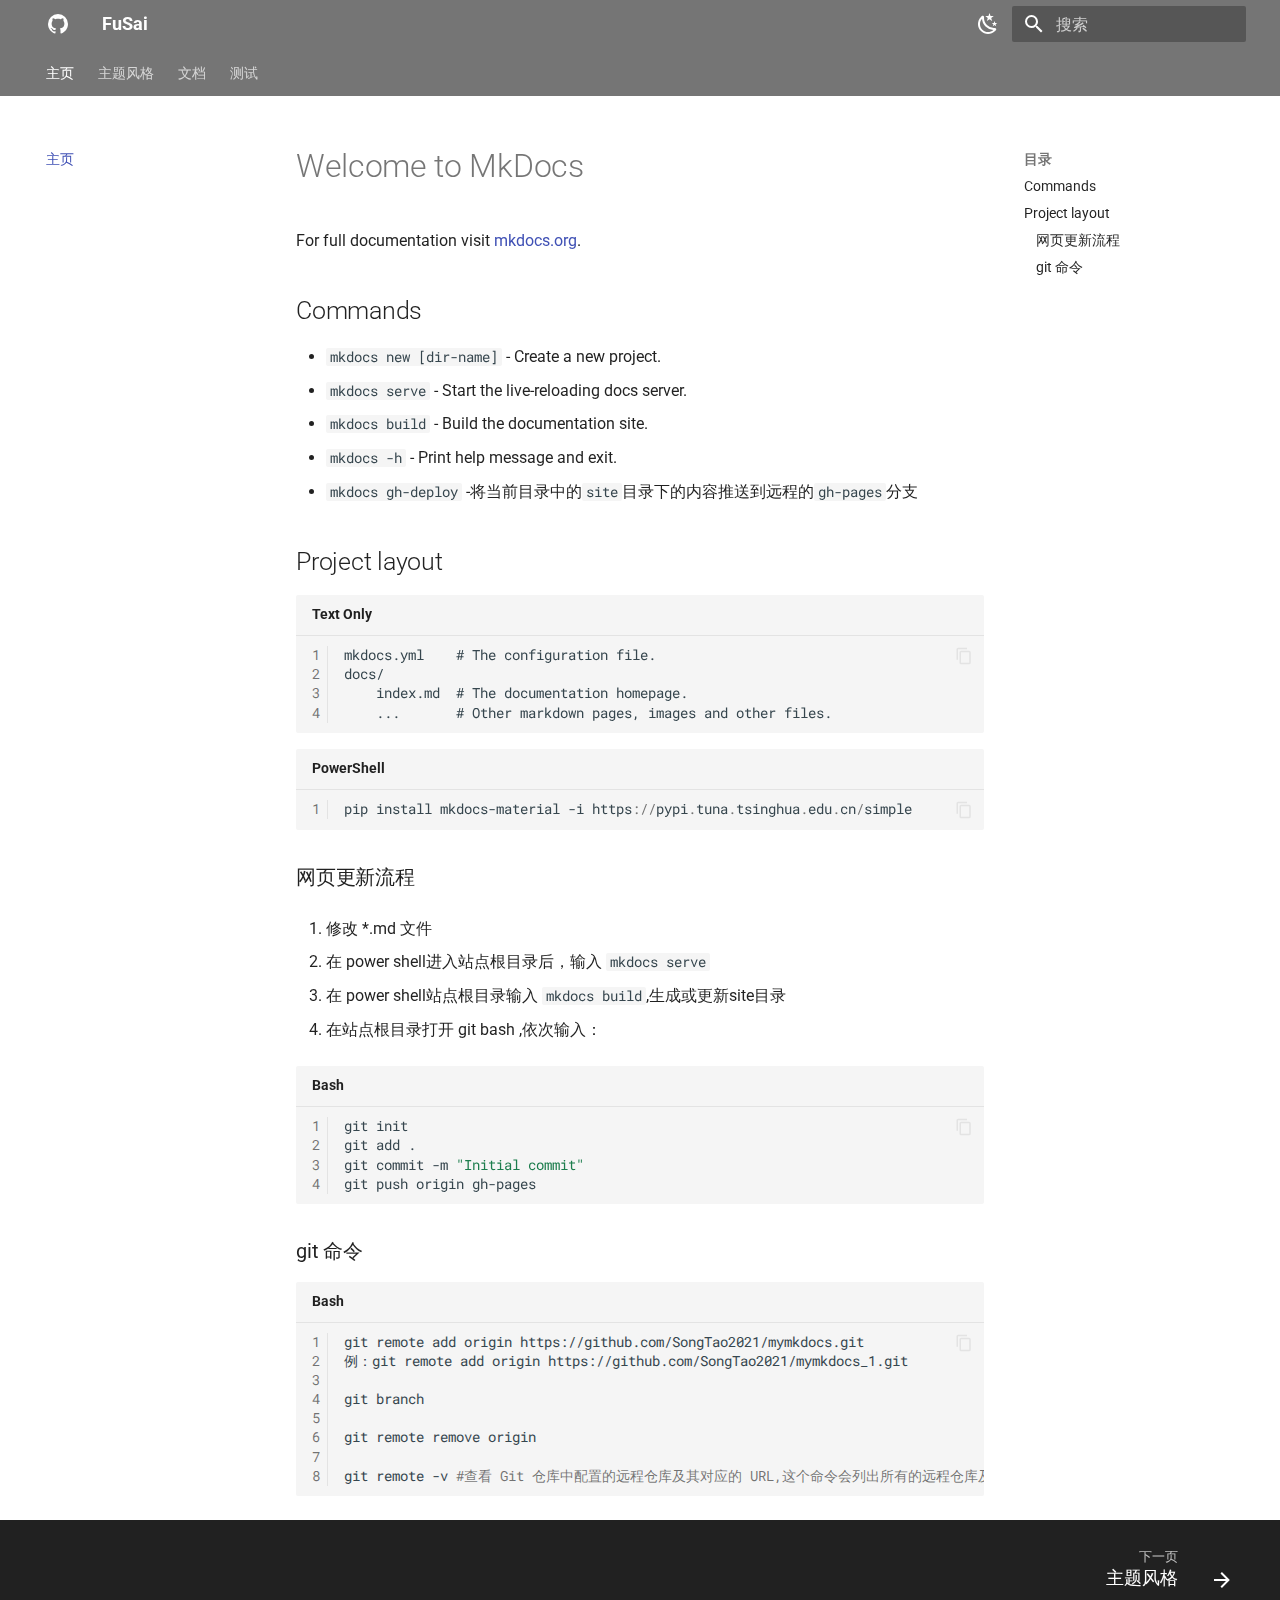
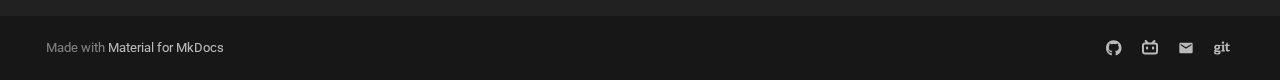
<file: index.html>
<!doctype html>
<html lang="zh" class="no-js">
  <head>
    
      <meta charset="utf-8">
      <meta name="viewport" content="width=device-width,initial-scale=1">
      
      
      
      
      
        <link rel="next" href="theme_style/theme_style/">
      
      
      <link rel="icon" href="assets/images/favicon.png">
      <meta name="generator" content="mkdocs-1.6.0, mkdocs-material-9.5.29">
    
    
      
        <title>FuSai</title>
      
    
    
      <link rel="stylesheet" href="assets/stylesheets/main.76a95c52.min.css">
      
        
        <link rel="stylesheet" href="assets/stylesheets/palette.06af60db.min.css">
      
      


    
    
      
    
    
      
        
        
        <link rel="preconnect" href="https://fonts.gstatic.com" crossorigin>
        <link rel="stylesheet" href="https://fonts.googleapis.com/css?family=Roboto:300,300i,400,400i,700,700i%7CRoboto+Mono:400,400i,700,700i&display=fallback">
        <style>:root{--md-text-font:"Roboto";--md-code-font:"Roboto Mono"}</style>
      
    
    
      <link rel="stylesheet" href="extra.css">
    
    <script>__md_scope=new URL(".",location),__md_hash=e=>[...e].reduce((e,_)=>(e<<5)-e+_.charCodeAt(0),0),__md_get=(e,_=localStorage,t=__md_scope)=>JSON.parse(_.getItem(t.pathname+"."+e)),__md_set=(e,_,t=localStorage,a=__md_scope)=>{try{t.setItem(a.pathname+"."+e,JSON.stringify(_))}catch(e){}}</script>
    
      

    
    
    
  </head>
  
  
    
    
      
    
    
    
    
    <body dir="ltr" data-md-color-scheme="default" data-md-color-primary="grey" data-md-color-accent="grey">
  
    
    <input class="md-toggle" data-md-toggle="drawer" type="checkbox" id="__drawer" autocomplete="off">
    <input class="md-toggle" data-md-toggle="search" type="checkbox" id="__search" autocomplete="off">
    <label class="md-overlay" for="__drawer"></label>
    <div data-md-component="skip">
      
        
        <a href="#welcome-to-mkdocs" class="md-skip">
          跳转至
        </a>
      
    </div>
    <div data-md-component="announce">
      
    </div>
    
    
      

<header class="md-header" data-md-component="header">
  <nav class="md-header__inner md-grid" aria-label="页眉">
    <a href="." title="FuSai" class="md-header__button md-logo" aria-label="FuSai" data-md-component="logo">
      
  
  <svg xmlns="http://www.w3.org/2000/svg" viewBox="0 0 24 24"><path d="M12 2A10 10 0 0 0 2 12c0 4.42 2.87 8.17 6.84 9.5.5.08.66-.23.66-.5v-1.69c-2.77.6-3.36-1.34-3.36-1.34-.46-1.16-1.11-1.47-1.11-1.47-.91-.62.07-.6.07-.6 1 .07 1.53 1.03 1.53 1.03.87 1.52 2.34 1.07 2.91.83.09-.65.35-1.09.63-1.34-2.22-.25-4.55-1.11-4.55-4.92 0-1.11.38-2 1.03-2.71-.1-.25-.45-1.29.1-2.64 0 0 .84-.27 2.75 1.02.79-.22 1.65-.33 2.5-.33.85 0 1.71.11 2.5.33 1.91-1.29 2.75-1.02 2.75-1.02.55 1.35.2 2.39.1 2.64.65.71 1.03 1.6 1.03 2.71 0 3.82-2.34 4.66-4.57 4.91.36.31.69.92.69 1.85V21c0 .27.16.59.67.5C19.14 20.16 22 16.42 22 12A10 10 0 0 0 12 2Z"/></svg>

    </a>
    <label class="md-header__button md-icon" for="__drawer">
      
      <svg xmlns="http://www.w3.org/2000/svg" viewBox="0 0 24 24"><path d="M3 6h18v2H3V6m0 5h18v2H3v-2m0 5h18v2H3v-2Z"/></svg>
    </label>
    <div class="md-header__title" data-md-component="header-title">
      <div class="md-header__ellipsis">
        <div class="md-header__topic">
          <span class="md-ellipsis">
            FuSai
          </span>
        </div>
        <div class="md-header__topic" data-md-component="header-topic">
          <span class="md-ellipsis">
            
              主页
            
          </span>
        </div>
      </div>
    </div>
    
      
        <form class="md-header__option" data-md-component="palette">
  
    
    
    
    <input class="md-option" data-md-color-media="(prefers-color-scheme: light)" data-md-color-scheme="default" data-md-color-primary="grey" data-md-color-accent="grey"  aria-label="切换到暗色模式"  type="radio" name="__palette" id="__palette_0">
    
      <label class="md-header__button md-icon" title="切换到暗色模式" for="__palette_1" hidden>
        <svg xmlns="http://www.w3.org/2000/svg" viewBox="0 0 24 24"><path d="m17.75 4.09-2.53 1.94.91 3.06-2.63-1.81-2.63 1.81.91-3.06-2.53-1.94L12.44 4l1.06-3 1.06 3 3.19.09m3.5 6.91-1.64 1.25.59 1.98-1.7-1.17-1.7 1.17.59-1.98L15.75 11l2.06-.05L18.5 9l.69 1.95 2.06.05m-2.28 4.95c.83-.08 1.72 1.1 1.19 1.85-.32.45-.66.87-1.08 1.27C15.17 23 8.84 23 4.94 19.07c-3.91-3.9-3.91-10.24 0-14.14.4-.4.82-.76 1.27-1.08.75-.53 1.93.36 1.85 1.19-.27 2.86.69 5.83 2.89 8.02a9.96 9.96 0 0 0 8.02 2.89m-1.64 2.02a12.08 12.08 0 0 1-7.8-3.47c-2.17-2.19-3.33-5-3.49-7.82-2.81 3.14-2.7 7.96.31 10.98 3.02 3.01 7.84 3.12 10.98.31Z"/></svg>
      </label>
    
  
    
    
    
    <input class="md-option" data-md-color-media="(prefers-color-scheme: dark)" data-md-color-scheme="slate" data-md-color-primary="grey" data-md-color-accent="grey"  aria-label="切换到亮色模式"  type="radio" name="__palette" id="__palette_1">
    
      <label class="md-header__button md-icon" title="切换到亮色模式" for="__palette_0" hidden>
        <svg xmlns="http://www.w3.org/2000/svg" viewBox="0 0 24 24"><path d="M12 7a5 5 0 0 1 5 5 5 5 0 0 1-5 5 5 5 0 0 1-5-5 5 5 0 0 1 5-5m0 2a3 3 0 0 0-3 3 3 3 0 0 0 3 3 3 3 0 0 0 3-3 3 3 0 0 0-3-3m0-7 2.39 3.42C13.65 5.15 12.84 5 12 5c-.84 0-1.65.15-2.39.42L12 2M3.34 7l4.16-.35A7.2 7.2 0 0 0 5.94 8.5c-.44.74-.69 1.5-.83 2.29L3.34 7m.02 10 1.76-3.77a7.131 7.131 0 0 0 2.38 4.14L3.36 17M20.65 7l-1.77 3.79a7.023 7.023 0 0 0-2.38-4.15l4.15.36m-.01 10-4.14.36c.59-.51 1.12-1.14 1.54-1.86.42-.73.69-1.5.83-2.29L20.64 17M12 22l-2.41-3.44c.74.27 1.55.44 2.41.44.82 0 1.63-.17 2.37-.44L12 22Z"/></svg>
      </label>
    
  
</form>
      
    
    
      <script>var media,input,key,value,palette=__md_get("__palette");if(palette&&palette.color){"(prefers-color-scheme)"===palette.color.media&&(media=matchMedia("(prefers-color-scheme: light)"),input=document.querySelector(media.matches?"[data-md-color-media='(prefers-color-scheme: light)']":"[data-md-color-media='(prefers-color-scheme: dark)']"),palette.color.media=input.getAttribute("data-md-color-media"),palette.color.scheme=input.getAttribute("data-md-color-scheme"),palette.color.primary=input.getAttribute("data-md-color-primary"),palette.color.accent=input.getAttribute("data-md-color-accent"));for([key,value]of Object.entries(palette.color))document.body.setAttribute("data-md-color-"+key,value)}</script>
    
    
    
      <label class="md-header__button md-icon" for="__search">
        
        <svg xmlns="http://www.w3.org/2000/svg" viewBox="0 0 24 24"><path d="M9.5 3A6.5 6.5 0 0 1 16 9.5c0 1.61-.59 3.09-1.56 4.23l.27.27h.79l5 5-1.5 1.5-5-5v-.79l-.27-.27A6.516 6.516 0 0 1 9.5 16 6.5 6.5 0 0 1 3 9.5 6.5 6.5 0 0 1 9.5 3m0 2C7 5 5 7 5 9.5S7 14 9.5 14 14 12 14 9.5 12 5 9.5 5Z"/></svg>
      </label>
      <div class="md-search" data-md-component="search" role="dialog">
  <label class="md-search__overlay" for="__search"></label>
  <div class="md-search__inner" role="search">
    <form class="md-search__form" name="search">
      <input type="text" class="md-search__input" name="query" aria-label="搜索" placeholder="搜索" autocapitalize="off" autocorrect="off" autocomplete="off" spellcheck="false" data-md-component="search-query" required>
      <label class="md-search__icon md-icon" for="__search">
        
        <svg xmlns="http://www.w3.org/2000/svg" viewBox="0 0 24 24"><path d="M9.5 3A6.5 6.5 0 0 1 16 9.5c0 1.61-.59 3.09-1.56 4.23l.27.27h.79l5 5-1.5 1.5-5-5v-.79l-.27-.27A6.516 6.516 0 0 1 9.5 16 6.5 6.5 0 0 1 3 9.5 6.5 6.5 0 0 1 9.5 3m0 2C7 5 5 7 5 9.5S7 14 9.5 14 14 12 14 9.5 12 5 9.5 5Z"/></svg>
        
        <svg xmlns="http://www.w3.org/2000/svg" viewBox="0 0 24 24"><path d="M20 11v2H8l5.5 5.5-1.42 1.42L4.16 12l7.92-7.92L13.5 5.5 8 11h12Z"/></svg>
      </label>
      <nav class="md-search__options" aria-label="查找">
        
          <a href="javascript:void(0)" class="md-search__icon md-icon" title="分享" aria-label="分享" data-clipboard data-clipboard-text="" data-md-component="search-share" tabindex="-1">
            
            <svg xmlns="http://www.w3.org/2000/svg" viewBox="0 0 24 24"><path d="M18 16.08c-.76 0-1.44.3-1.96.77L8.91 12.7c.05-.23.09-.46.09-.7 0-.24-.04-.47-.09-.7l7.05-4.11c.54.5 1.25.81 2.04.81a3 3 0 0 0 3-3 3 3 0 0 0-3-3 3 3 0 0 0-3 3c0 .24.04.47.09.7L8.04 9.81C7.5 9.31 6.79 9 6 9a3 3 0 0 0-3 3 3 3 0 0 0 3 3c.79 0 1.5-.31 2.04-.81l7.12 4.15c-.05.21-.08.43-.08.66 0 1.61 1.31 2.91 2.92 2.91 1.61 0 2.92-1.3 2.92-2.91A2.92 2.92 0 0 0 18 16.08Z"/></svg>
          </a>
        
        <button type="reset" class="md-search__icon md-icon" title="清空当前内容" aria-label="清空当前内容" tabindex="-1">
          
          <svg xmlns="http://www.w3.org/2000/svg" viewBox="0 0 24 24"><path d="M19 6.41 17.59 5 12 10.59 6.41 5 5 6.41 10.59 12 5 17.59 6.41 19 12 13.41 17.59 19 19 17.59 13.41 12 19 6.41Z"/></svg>
        </button>
      </nav>
      
        <div class="md-search__suggest" data-md-component="search-suggest"></div>
      
    </form>
    <div class="md-search__output">
      <div class="md-search__scrollwrap" tabindex="0" data-md-scrollfix>
        <div class="md-search-result" data-md-component="search-result">
          <div class="md-search-result__meta">
            正在初始化搜索引擎
          </div>
          <ol class="md-search-result__list" role="presentation"></ol>
        </div>
      </div>
    </div>
  </div>
</div>
    
    
  </nav>
  
</header>
    
    <div class="md-container" data-md-component="container">
      
      
        
          
            
<nav class="md-tabs" aria-label="标签" data-md-component="tabs">
  <div class="md-grid">
    <ul class="md-tabs__list">
      
        
  
  
    
  
  
    <li class="md-tabs__item md-tabs__item--active">
      <a href="." class="md-tabs__link">
        
  
    
  
  主页

      </a>
    </li>
  

      
        
  
  
  
    <li class="md-tabs__item">
      <a href="theme_style/theme_style/" class="md-tabs__link">
        
  
    
  
  主题风格

      </a>
    </li>
  

      
        
  
  
  
    
    
      <li class="md-tabs__item">
        <a href="V316_download/V316_download/" class="md-tabs__link">
          
  
  文档

        </a>
      </li>
    
  

      
        
  
  
  
    
    
      <li class="md-tabs__item">
        <a href="test_1/test_1/" class="md-tabs__link">
          
  
  测试

        </a>
      </li>
    
  

      
    </ul>
  </div>
</nav>
          
        
      
      <main class="md-main" data-md-component="main">
        <div class="md-main__inner md-grid">
          
            
              
              <div class="md-sidebar md-sidebar--primary" data-md-component="sidebar" data-md-type="navigation" >
                <div class="md-sidebar__scrollwrap">
                  <div class="md-sidebar__inner">
                    


  


<nav class="md-nav md-nav--primary md-nav--lifted" aria-label="导航栏" data-md-level="0">
  <label class="md-nav__title" for="__drawer">
    <a href="." title="FuSai" class="md-nav__button md-logo" aria-label="FuSai" data-md-component="logo">
      
  
  <svg xmlns="http://www.w3.org/2000/svg" viewBox="0 0 24 24"><path d="M12 2A10 10 0 0 0 2 12c0 4.42 2.87 8.17 6.84 9.5.5.08.66-.23.66-.5v-1.69c-2.77.6-3.36-1.34-3.36-1.34-.46-1.16-1.11-1.47-1.11-1.47-.91-.62.07-.6.07-.6 1 .07 1.53 1.03 1.53 1.03.87 1.52 2.34 1.07 2.91.83.09-.65.35-1.09.63-1.34-2.22-.25-4.55-1.11-4.55-4.92 0-1.11.38-2 1.03-2.71-.1-.25-.45-1.29.1-2.64 0 0 .84-.27 2.75 1.02.79-.22 1.65-.33 2.5-.33.85 0 1.71.11 2.5.33 1.91-1.29 2.75-1.02 2.75-1.02.55 1.35.2 2.39.1 2.64.65.71 1.03 1.6 1.03 2.71 0 3.82-2.34 4.66-4.57 4.91.36.31.69.92.69 1.85V21c0 .27.16.59.67.5C19.14 20.16 22 16.42 22 12A10 10 0 0 0 12 2Z"/></svg>

    </a>
    FuSai
  </label>
  
  <ul class="md-nav__list" data-md-scrollfix>
    
      
      
  
  
    
  
  
  
    <li class="md-nav__item md-nav__item--active">
      
      <input class="md-nav__toggle md-toggle" type="checkbox" id="__toc">
      
      
        
      
      
        <label class="md-nav__link md-nav__link--active" for="__toc">
          
  
  <span class="md-ellipsis">
    主页
  </span>
  

          <span class="md-nav__icon md-icon"></span>
        </label>
      
      <a href="." class="md-nav__link md-nav__link--active">
        
  
  <span class="md-ellipsis">
    主页
  </span>
  

      </a>
      
        

<nav class="md-nav md-nav--secondary" aria-label="目录">
  
  
  
    
  
  
    <label class="md-nav__title" for="__toc">
      <span class="md-nav__icon md-icon"></span>
      目录
    </label>
    <ul class="md-nav__list" data-md-component="toc" data-md-scrollfix>
      
        <li class="md-nav__item">
  <a href="#commands" class="md-nav__link">
    <span class="md-ellipsis">
      Commands
    </span>
  </a>
  
</li>
      
        <li class="md-nav__item">
  <a href="#project-layout" class="md-nav__link">
    <span class="md-ellipsis">
      Project layout
    </span>
  </a>
  
    <nav class="md-nav" aria-label="Project layout">
      <ul class="md-nav__list">
        
          <li class="md-nav__item">
  <a href="#_1" class="md-nav__link">
    <span class="md-ellipsis">
      网页更新流程
    </span>
  </a>
  
</li>
        
          <li class="md-nav__item">
  <a href="#git" class="md-nav__link">
    <span class="md-ellipsis">
      git 命令
    </span>
  </a>
  
</li>
        
      </ul>
    </nav>
  
</li>
      
    </ul>
  
</nav>
      
    </li>
  

    
      
      
  
  
  
  
    <li class="md-nav__item">
      <a href="theme_style/theme_style/" class="md-nav__link">
        
  
  <span class="md-ellipsis">
    主题风格
  </span>
  

      </a>
    </li>
  

    
      
      
  
  
  
  
    
    
    
      
      
        
      
    
    
      
        
        
      
    
    <li class="md-nav__item md-nav__item--pruned md-nav__item--nested">
      
        
  
  
    <a href="V316_download/V316_download/" class="md-nav__link">
      
  
  <span class="md-ellipsis">
    文档
  </span>
  

      
        <span class="md-nav__icon md-icon"></span>
      
    </a>
  

      
    </li>
  

    
      
      
  
  
  
  
    
    
    
      
      
        
      
    
    
      
        
        
      
    
    <li class="md-nav__item md-nav__item--pruned md-nav__item--nested">
      
        
  
  
    <a href="test_1/test_1/" class="md-nav__link">
      
  
  <span class="md-ellipsis">
    测试
  </span>
  

      
        <span class="md-nav__icon md-icon"></span>
      
    </a>
  

      
    </li>
  

    
  </ul>
</nav>
                  </div>
                </div>
              </div>
            
            
              
              <div class="md-sidebar md-sidebar--secondary" data-md-component="sidebar" data-md-type="toc" >
                <div class="md-sidebar__scrollwrap">
                  <div class="md-sidebar__inner">
                    

<nav class="md-nav md-nav--secondary" aria-label="目录">
  
  
  
    
  
  
    <label class="md-nav__title" for="__toc">
      <span class="md-nav__icon md-icon"></span>
      目录
    </label>
    <ul class="md-nav__list" data-md-component="toc" data-md-scrollfix>
      
        <li class="md-nav__item">
  <a href="#commands" class="md-nav__link">
    <span class="md-ellipsis">
      Commands
    </span>
  </a>
  
</li>
      
        <li class="md-nav__item">
  <a href="#project-layout" class="md-nav__link">
    <span class="md-ellipsis">
      Project layout
    </span>
  </a>
  
    <nav class="md-nav" aria-label="Project layout">
      <ul class="md-nav__list">
        
          <li class="md-nav__item">
  <a href="#_1" class="md-nav__link">
    <span class="md-ellipsis">
      网页更新流程
    </span>
  </a>
  
</li>
        
          <li class="md-nav__item">
  <a href="#git" class="md-nav__link">
    <span class="md-ellipsis">
      git 命令
    </span>
  </a>
  
</li>
        
      </ul>
    </nav>
  
</li>
      
    </ul>
  
</nav>
                  </div>
                </div>
              </div>
            
          
          
            <div class="md-content" data-md-component="content">
              <article class="md-content__inner md-typeset">
                
                  


<h1 id="welcome-to-mkdocs">Welcome to MkDocs<a class="headerlink" href="#welcome-to-mkdocs" title="Permanent link">&para;</a></h1>
<p>For full documentation visit <a href="https://www.mkdocs.org">mkdocs.org</a>.</p>
<h2 id="commands">Commands<a class="headerlink" href="#commands" title="Permanent link">&para;</a></h2>
<ul>
<li><code>mkdocs new [dir-name]</code> - Create a new project.</li>
<li><code>mkdocs serve</code> - Start the live-reloading docs server.</li>
<li><code>mkdocs build</code> - Build the documentation site.</li>
<li><code>mkdocs -h</code> - Print help message and exit.</li>
<li><code>mkdocs gh-deploy</code> -将当前目录中的<code>site</code>目录下的内容推送到远程的<code>gh-pages</code>分支</li>
</ul>
<h2 id="project-layout">Project layout<a class="headerlink" href="#project-layout" title="Permanent link">&para;</a></h2>
<div class="language-text highlight"><span class="filename">Text Only</span><pre><span></span><code><span class="linenos" data-linenos="1 "></span>mkdocs.yml    # The configuration file.
<span class="linenos" data-linenos="2 "></span>docs/
<span class="linenos" data-linenos="3 "></span>    index.md  # The documentation homepage.
<span class="linenos" data-linenos="4 "></span>    ...       # Other markdown pages, images and other files.
</code></pre></div>
<div class="language-powershell highlight"><span class="filename">PowerShell</span><pre><span></span><code><a id="__codelineno-0-1" name="__codelineno-0-1"></a><a href="#__codelineno-0-1"><span class="linenos" data-linenos="1 "></span></a><span class="n">pip</span> <span class="n">install</span> <span class="n">mkdocs-material</span> <span class="n">-i</span> <span class="n">https</span><span class="p">://</span><span class="n">pypi</span><span class="p">.</span><span class="n">tuna</span><span class="p">.</span><span class="n">tsinghua</span><span class="p">.</span><span class="n">edu</span><span class="p">.</span><span class="n">cn</span><span class="p">/</span><span class="n">simple</span>  
</code></pre></div>
<h3 id="_1">网页更新流程<a class="headerlink" href="#_1" title="Permanent link">&para;</a></h3>
<ol>
<li>
<p>修改 *.md 文件</p>
</li>
<li>
<p>在 power shell进入站点根目录后，输入 <code>mkdocs  serve</code></p>
</li>
<li>
<p>在 power shell站点根目录输入 <code>mkdocs build</code>,生成或更新site目录</p>
</li>
<li>
<p>在站点根目录打开 git bash ,依次输入：</p>
</li>
</ol>
<div class="language-bash highlight"><span class="filename">Bash</span><pre><span></span><code><a id="__codelineno-1-1" name="__codelineno-1-1"></a><a href="#__codelineno-1-1"><span class="linenos" data-linenos="1 "></span></a>git<span class="w"> </span>init
<a id="__codelineno-1-2" name="__codelineno-1-2"></a><a href="#__codelineno-1-2"><span class="linenos" data-linenos="2 "></span></a>git<span class="w"> </span>add<span class="w"> </span>.
<a id="__codelineno-1-3" name="__codelineno-1-3"></a><a href="#__codelineno-1-3"><span class="linenos" data-linenos="3 "></span></a>git<span class="w"> </span>commit<span class="w"> </span>-m<span class="w"> </span><span class="s2">&quot;Initial commit&quot;</span>
<a id="__codelineno-1-4" name="__codelineno-1-4"></a><a href="#__codelineno-1-4"><span class="linenos" data-linenos="4 "></span></a>git<span class="w"> </span>push<span class="w"> </span>origin<span class="w"> </span>gh-pages
</code></pre></div>
<h3 id="git">git 命令<a class="headerlink" href="#git" title="Permanent link">&para;</a></h3>
<div class="language-bash highlight"><span class="filename">Bash</span><pre><span></span><code><a id="__codelineno-2-1" name="__codelineno-2-1"></a><a href="#__codelineno-2-1"><span class="linenos" data-linenos="1 "></span></a>git<span class="w"> </span>remote<span class="w"> </span>add<span class="w"> </span>origin<span class="w"> </span>https://github.com/SongTao2021/mymkdocs.git
<a id="__codelineno-2-2" name="__codelineno-2-2"></a><a href="#__codelineno-2-2"><span class="linenos" data-linenos="2 "></span></a>例：git<span class="w"> </span>remote<span class="w"> </span>add<span class="w"> </span>origin<span class="w"> </span>https://github.com/SongTao2021/mymkdocs_1.git
<a id="__codelineno-2-3" name="__codelineno-2-3"></a><a href="#__codelineno-2-3"><span class="linenos" data-linenos="3 "></span></a>
<a id="__codelineno-2-4" name="__codelineno-2-4"></a><a href="#__codelineno-2-4"><span class="linenos" data-linenos="4 "></span></a>git<span class="w"> </span>branch
<a id="__codelineno-2-5" name="__codelineno-2-5"></a><a href="#__codelineno-2-5"><span class="linenos" data-linenos="5 "></span></a>
<a id="__codelineno-2-6" name="__codelineno-2-6"></a><a href="#__codelineno-2-6"><span class="linenos" data-linenos="6 "></span></a>git<span class="w"> </span>remote<span class="w"> </span>remove<span class="w"> </span>origin
<a id="__codelineno-2-7" name="__codelineno-2-7"></a><a href="#__codelineno-2-7"><span class="linenos" data-linenos="7 "></span></a>
<a id="__codelineno-2-8" name="__codelineno-2-8"></a><a href="#__codelineno-2-8"><span class="linenos" data-linenos="8 "></span></a>git<span class="w"> </span>remote<span class="w"> </span>-v<span class="w"> </span><span class="c1">#查看 Git 仓库中配置的远程仓库及其对应的 URL,这个命令会列出所有的远程仓库及其 fetch 和 push URL。</span>
</code></pre></div>












                
              </article>
            </div>
          
          
<script>var target=document.getElementById(location.hash.slice(1));target&&target.name&&(target.checked=target.name.startsWith("__tabbed_"))</script>
        </div>
        
          <button type="button" class="md-top md-icon" data-md-component="top" hidden>
  
  <svg xmlns="http://www.w3.org/2000/svg" viewBox="0 0 24 24"><path d="M13 20h-2V8l-5.5 5.5-1.42-1.42L12 4.16l7.92 7.92-1.42 1.42L13 8v12Z"/></svg>
  回到页面顶部
</button>
        
      </main>
      
        <footer class="md-footer">
  
    
      
      <nav class="md-footer__inner md-grid" aria-label="页脚" >
        
        
          
          <a href="theme_style/theme_style/" class="md-footer__link md-footer__link--next" aria-label="下一页: 主题风格">
            <div class="md-footer__title">
              <span class="md-footer__direction">
                下一页
              </span>
              <div class="md-ellipsis">
                主题风格
              </div>
            </div>
            <div class="md-footer__button md-icon">
              
              <svg xmlns="http://www.w3.org/2000/svg" viewBox="0 0 24 24"><path d="M4 11v2h12l-5.5 5.5 1.42 1.42L19.84 12l-7.92-7.92L10.5 5.5 16 11H4Z"/></svg>
            </div>
          </a>
        
      </nav>
    
  
  <div class="md-footer-meta md-typeset">
    <div class="md-footer-meta__inner md-grid">
      <div class="md-copyright">
  
  
    Made with
    <a href="https://squidfunk.github.io/mkdocs-material/" target="_blank" rel="noopener">
      Material for MkDocs
    </a>
  
</div>
      
        <div class="md-social">
  
    
    
    
    
    <a href="" target="_blank" rel="noopener" title="GitHub" class="md-social__link">
      <svg xmlns="http://www.w3.org/2000/svg" viewBox="0 0 496 512"><!--! Font Awesome Free 6.5.2 by @fontawesome - https://fontawesome.com License - https://fontawesome.com/license/free (Icons: CC BY 4.0, Fonts: SIL OFL 1.1, Code: MIT License) Copyright 2024 Fonticons, Inc.--><path d="M165.9 397.4c0 2-2.3 3.6-5.2 3.6-3.3.3-5.6-1.3-5.6-3.6 0-2 2.3-3.6 5.2-3.6 3-.3 5.6 1.3 5.6 3.6zm-31.1-4.5c-.7 2 1.3 4.3 4.3 4.9 2.6 1 5.6 0 6.2-2s-1.3-4.3-4.3-5.2c-2.6-.7-5.5.3-6.2 2.3zm44.2-1.7c-2.9.7-4.9 2.6-4.6 4.9.3 2 2.9 3.3 5.9 2.6 2.9-.7 4.9-2.6 4.6-4.6-.3-1.9-3-3.2-5.9-2.9zM244.8 8C106.1 8 0 113.3 0 252c0 110.9 69.8 205.8 169.5 239.2 12.8 2.3 17.3-5.6 17.3-12.1 0-6.2-.3-40.4-.3-61.4 0 0-70 15-84.7-29.8 0 0-11.4-29.1-27.8-36.6 0 0-22.9-15.7 1.6-15.4 0 0 24.9 2 38.6 25.8 21.9 38.6 58.6 27.5 72.9 20.9 2.3-16 8.8-27.1 16-33.7-55.9-6.2-112.3-14.3-112.3-110.5 0-27.5 7.6-41.3 23.6-58.9-2.6-6.5-11.1-33.3 2.6-67.9 20.9-6.5 69 27 69 27 20-5.6 41.5-8.5 62.8-8.5s42.8 2.9 62.8 8.5c0 0 48.1-33.6 69-27 13.7 34.7 5.2 61.4 2.6 67.9 16 17.7 25.8 31.5 25.8 58.9 0 96.5-58.9 104.2-114.8 110.5 9.2 7.9 17 22.9 17 46.4 0 33.7-.3 75.4-.3 83.6 0 6.5 4.6 14.4 17.3 12.1C428.2 457.8 496 362.9 496 252 496 113.3 383.5 8 244.8 8zM97.2 352.9c-1.3 1-1 3.3.7 5.2 1.6 1.6 3.9 2.3 5.2 1 1.3-1 1-3.3-.7-5.2-1.6-1.6-3.9-2.3-5.2-1zm-10.8-8.1c-.7 1.3.3 2.9 2.3 3.9 1.6 1 3.6.7 4.3-.7.7-1.3-.3-2.9-2.3-3.9-2-.6-3.6-.3-4.3.7zm32.4 35.6c-1.6 1.3-1 4.3 1.3 6.2 2.3 2.3 5.2 2.6 6.5 1 1.3-1.3.7-4.3-1.3-6.2-2.2-2.3-5.2-2.6-6.5-1zm-11.4-14.7c-1.6 1-1.6 3.6 0 5.9 1.6 2.3 4.3 3.3 5.6 2.3 1.6-1.3 1.6-3.9 0-6.2-1.4-2.3-4-3.3-5.6-2z"/></svg>
    </a>
  
    
    
    
    
    <a href="" target="_blank" rel="noopener" title="Bilibili" class="md-social__link">
      <svg xmlns="http://www.w3.org/2000/svg" viewBox="0 0 512 512"><!--! Font Awesome Free 6.5.2 by @fontawesome - https://fontawesome.com License - https://fontawesome.com/license/free (Icons: CC BY 4.0, Fonts: SIL OFL 1.1, Code: MIT License) Copyright 2024 Fonticons, Inc.--><path d="M488.6 104.1c16.7 18.1 24.4 39.7 23.3 65.7v202.4c-.4 26.4-9.2 48.1-26.5 65.1-17.2 17-39.1 25.9-65.5 26.7H92.02c-26.45-.8-48.21-9.8-65.28-27.2C9.682 419.4.767 396.5 0 368.2V169.8c.767-26 9.682-47.6 26.74-65.7C43.81 87.75 65.57 78.77 92.02 78h29.38L96.05 52.19c-5.75-5.73-8.63-13-8.63-21.79 0-8.8 2.88-16.06 8.63-21.797C101.8 2.868 109.1 0 117.9 0s16.1 2.868 21.9 8.603L213.1 78h88l74.5-69.397C381.7 2.868 389.2 0 398 0c8.8 0 16.1 2.868 21.9 8.603 5.7 5.737 8.6 12.997 8.6 21.797 0 8.79-2.9 16.06-8.6 21.79L394.6 78h29.3c26.4.77 48 9.75 64.7 26.1zm-38.8 69.7c-.4-9.6-3.7-17.4-10.7-23.5-5.2-6.1-14-9.4-22.7-9.8H96.05c-9.59.4-17.45 3.7-23.58 9.8-6.14 6.1-9.4 13.9-9.78 23.5v194.4c0 9.2 3.26 17 9.78 23.5s14.38 9.8 23.58 9.8H416.4c9.2 0 17-3.3 23.3-9.8 6.3-6.5 9.7-14.3 10.1-23.5V173.8zm-264.3 42.7c6.3 6.3 9.7 14.1 10.1 23.2V273c-.4 9.2-3.7 16.9-9.8 23.2-6.2 6.3-14 9.5-23.6 9.5-9.6 0-17.5-3.2-23.6-9.5-6.1-6.3-9.4-14-9.8-23.2v-33.3c.4-9.1 3.8-16.9 10.1-23.2 6.3-6.3 13.2-9.6 23.3-10 9.2.4 17 3.7 23.3 10zm191.5 0c6.3 6.3 9.7 14.1 10.1 23.2V273c-.4 9.2-3.7 16.9-9.8 23.2-6.1 6.3-14 9.5-23.6 9.5-9.6 0-17.4-3.2-23.6-9.5-7-6.3-9.4-14-9.7-23.2v-33.3c.3-9.1 3.7-16.9 10-23.2 6.3-6.3 14.1-9.6 23.3-10 9.2.4 17 3.7 23.3 10z"/></svg>
    </a>
  
    
    
    
    
    <a href="<807053269@qq.com>" target="_blank" rel="noopener" title="Email" class="md-social__link">
      <svg xmlns="http://www.w3.org/2000/svg" viewBox="0 0 24 24"><path d="m20 8-8 5-8-5V6l8 5 8-5m0-2H4c-1.11 0-2 .89-2 2v12a2 2 0 0 0 2 2h16a2 2 0 0 0 2-2V6a2 2 0 0 0-2-2Z"/></svg>
    </a>
  
    
    
    
    
    <a href="https://gitee.com/" target="_blank" rel="noopener" title="gitee" class="md-social__link">
      <svg xmlns="http://www.w3.org/2000/svg" viewBox="0 0 512 512"><!--! Font Awesome Free 6.5.2 by @fontawesome - https://fontawesome.com License - https://fontawesome.com/license/free (Icons: CC BY 4.0, Fonts: SIL OFL 1.1, Code: MIT License) Copyright 2024 Fonticons, Inc.--><path d="M216.29 158.39H137C97 147.9 6.51 150.63 6.51 233.18c0 30.09 15 51.23 35 61-25.1 23-37 33.85-37 49.21 0 11 4.47 21.14 17.89 26.81C8.13 383.61 0 393.35 0 411.65c0 32.11 28.05 50.82 101.63 50.82 70.75 0 111.79-26.42 111.79-73.18 0-58.66-45.16-56.5-151.63-63l13.43-21.55c27.27 7.58 118.7 10 118.7-67.89 0-18.7-7.73-31.71-15-41.07l37.41-2.84zm-63.42 241.9c0 32.06-104.89 32.1-104.89 2.43 0-8.14 5.27-15 10.57-21.54 77.71 5.3 94.32 3.37 94.32 19.11zm-50.81-134.58c-52.8 0-50.46-71.16 1.2-71.16 49.54 0 50.82 71.16-1.2 71.16zm133.3 100.51v-32.1c26.75-3.66 27.24-2 27.24-11V203.61c0-8.5-2.05-7.38-27.24-16.26l4.47-32.92H324v168.71c0 6.51.4 7.32 6.51 8.14l20.73 2.84v32.1zm52.45-244.31c-23.17 0-36.59-13.43-36.59-36.61s13.42-35.77 36.59-35.77c23.58 0 37 12.62 37 35.77s-13.42 36.61-37 36.61zM512 350.46c-17.49 8.53-43.1 16.26-66.28 16.26-48.38 0-66.67-19.5-66.67-65.46V194.75c0-5.42 1.05-4.06-31.71-4.06V154.5c35.78-4.07 50-22 54.47-66.27h38.63c0 65.83-1.34 61.81 3.26 61.81H501v40.65h-60.56v97.15c0 6.92-4.92 51.41 60.57 26.84z"/></svg>
    </a>
  
</div>
      
    </div>
  </div>
</footer>
      
    </div>
    <div class="md-dialog" data-md-component="dialog">
      <div class="md-dialog__inner md-typeset"></div>
    </div>
    
    
    <script id="__config" type="application/json">{"base": ".", "features": ["navigation.instant", "navigation.tabs", "navigation.tracking", "navigation.sections", "navigation.expand", "navigation.prune", "toc.follow", "navigation.top", "search.suggest", "search.highlight", "search.share", "navigation.footer", "content.code.copy"], "search": "assets/javascripts/workers/search.b8dbb3d2.min.js", "translations": {"clipboard.copied": "\u5df2\u590d\u5236", "clipboard.copy": "\u590d\u5236", "search.result.more.one": "\u5728\u8be5\u9875\u4e0a\u8fd8\u6709 1 \u4e2a\u7b26\u5408\u6761\u4ef6\u7684\u7ed3\u679c", "search.result.more.other": "\u5728\u8be5\u9875\u4e0a\u8fd8\u6709 # \u4e2a\u7b26\u5408\u6761\u4ef6\u7684\u7ed3\u679c", "search.result.none": "\u6ca1\u6709\u627e\u5230\u7b26\u5408\u6761\u4ef6\u7684\u7ed3\u679c", "search.result.one": "\u627e\u5230 1 \u4e2a\u7b26\u5408\u6761\u4ef6\u7684\u7ed3\u679c", "search.result.other": "# \u4e2a\u7b26\u5408\u6761\u4ef6\u7684\u7ed3\u679c", "search.result.placeholder": "\u952e\u5165\u4ee5\u5f00\u59cb\u641c\u7d22", "search.result.term.missing": "\u7f3a\u5c11", "select.version": "\u9009\u62e9\u5f53\u524d\u7248\u672c"}}</script>
    
    
      <script src="assets/javascripts/bundle.fe8b6f2b.min.js"></script>
      
    
  </body>
</html>
</file>
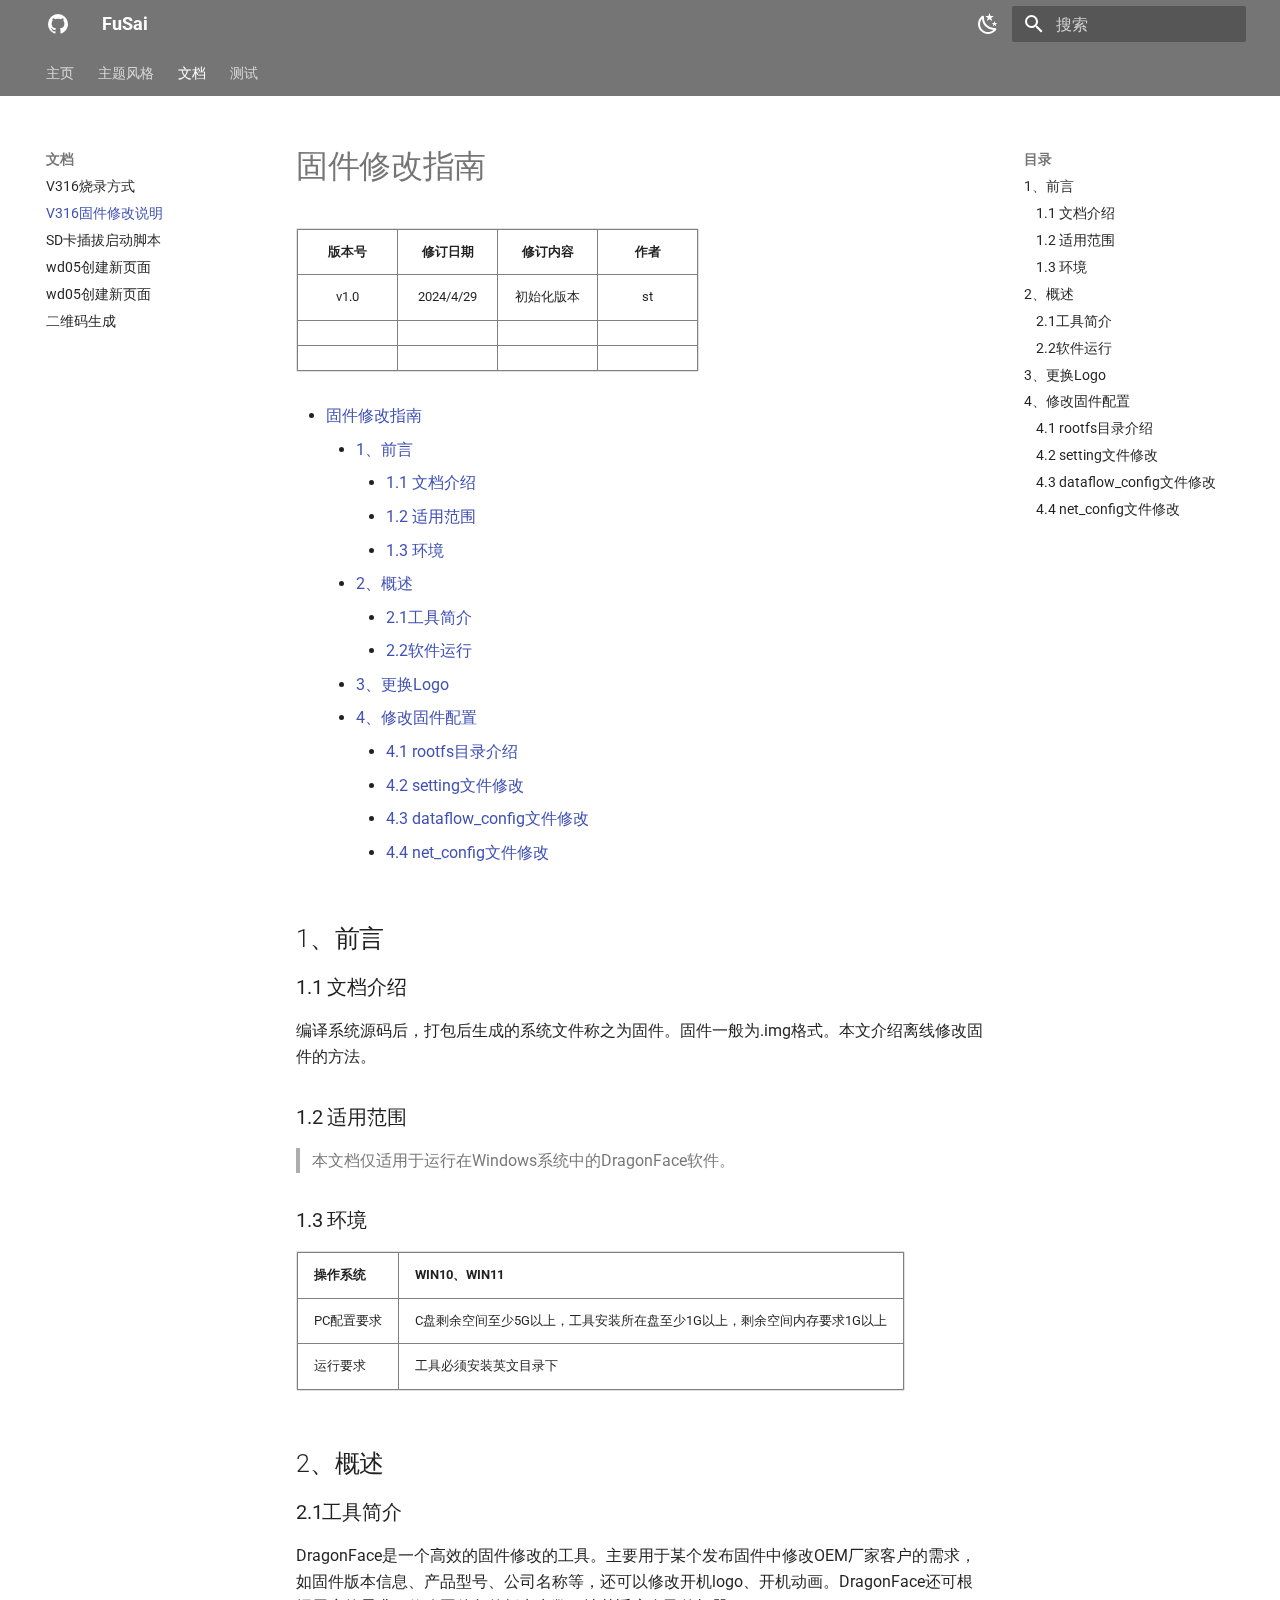
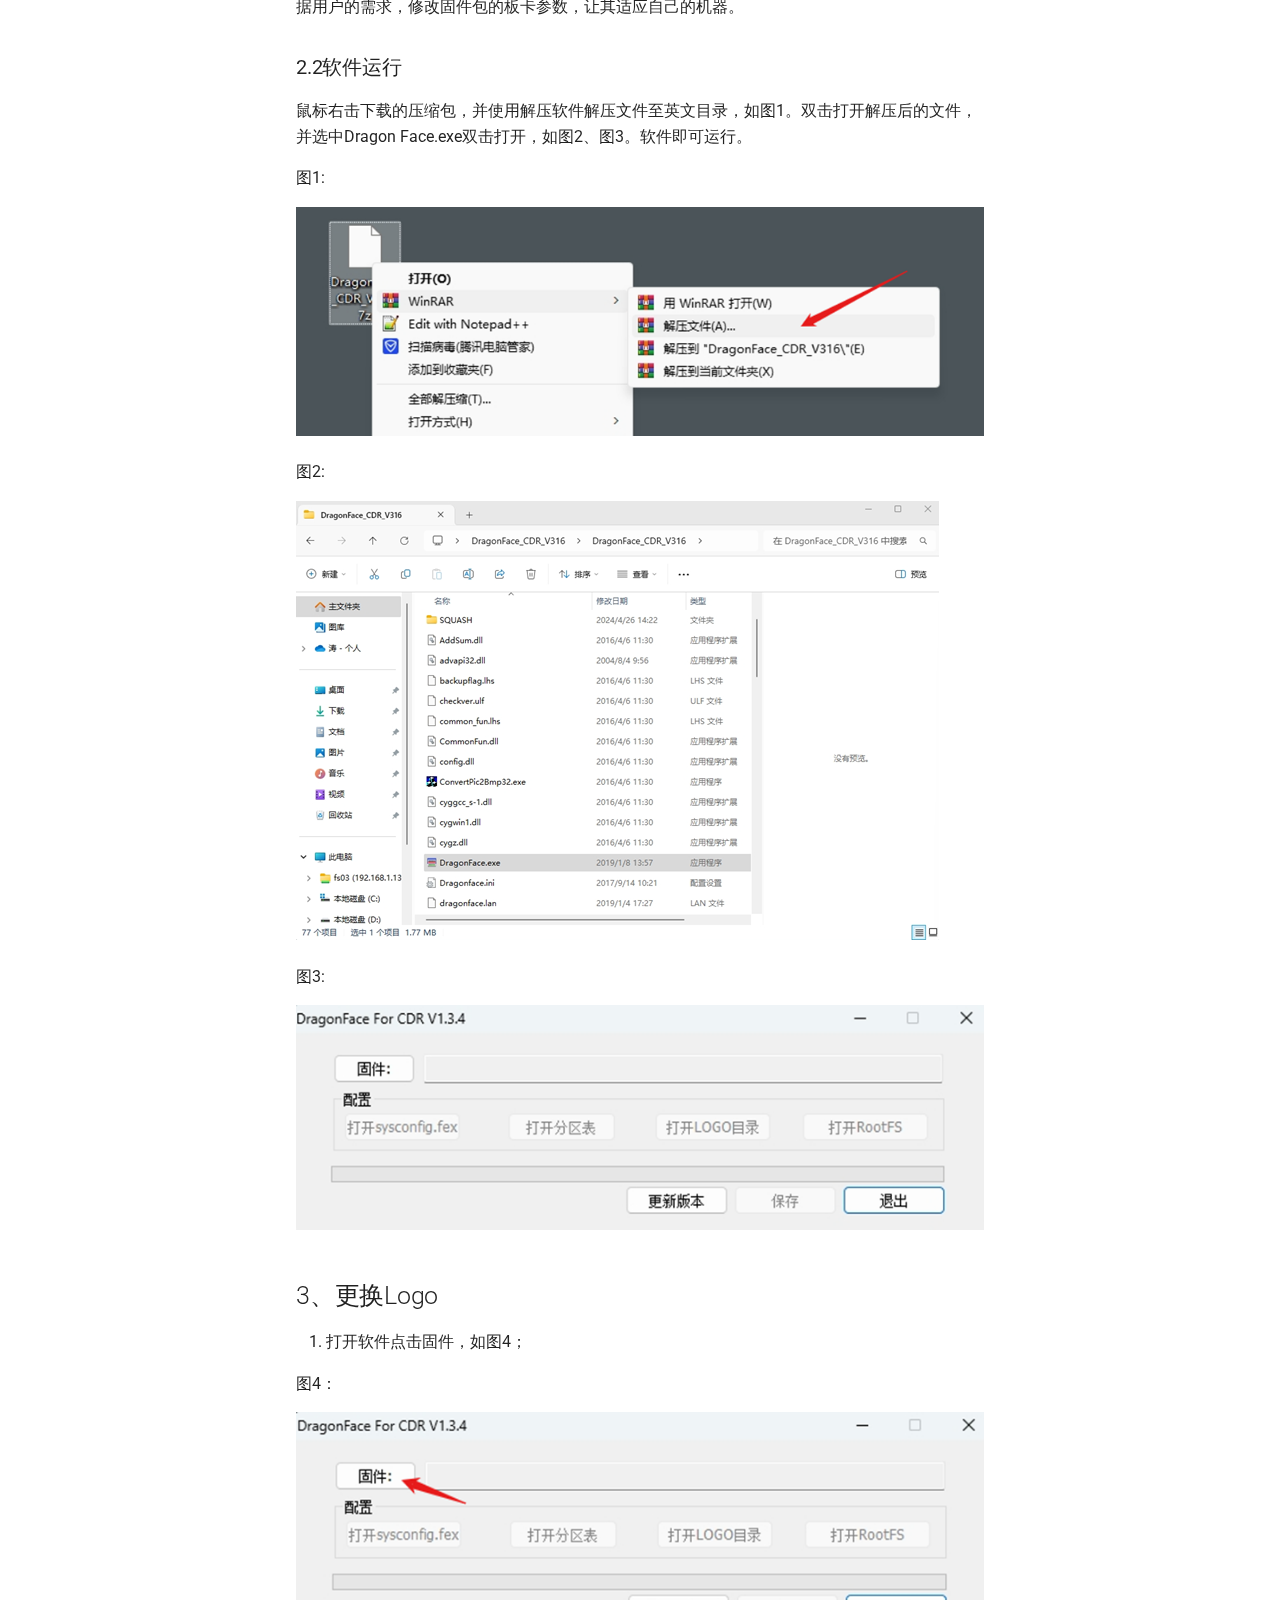
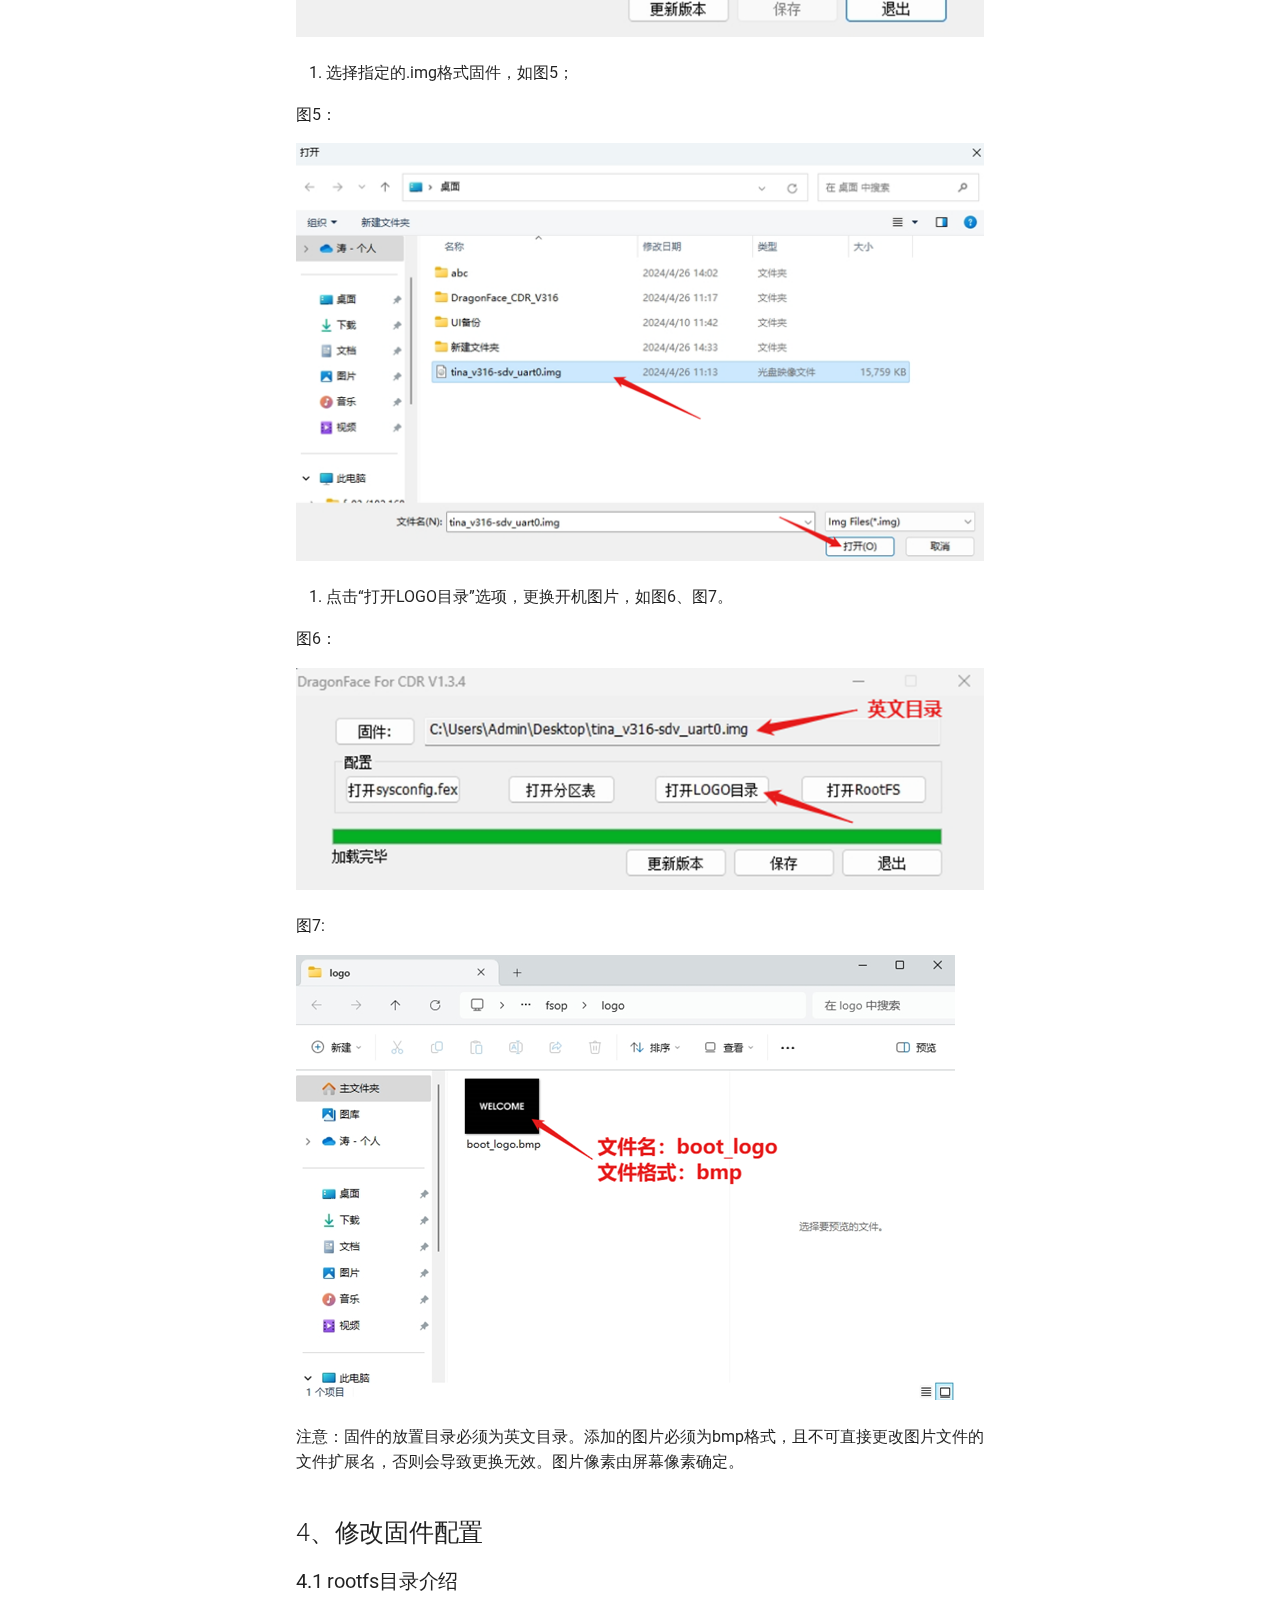
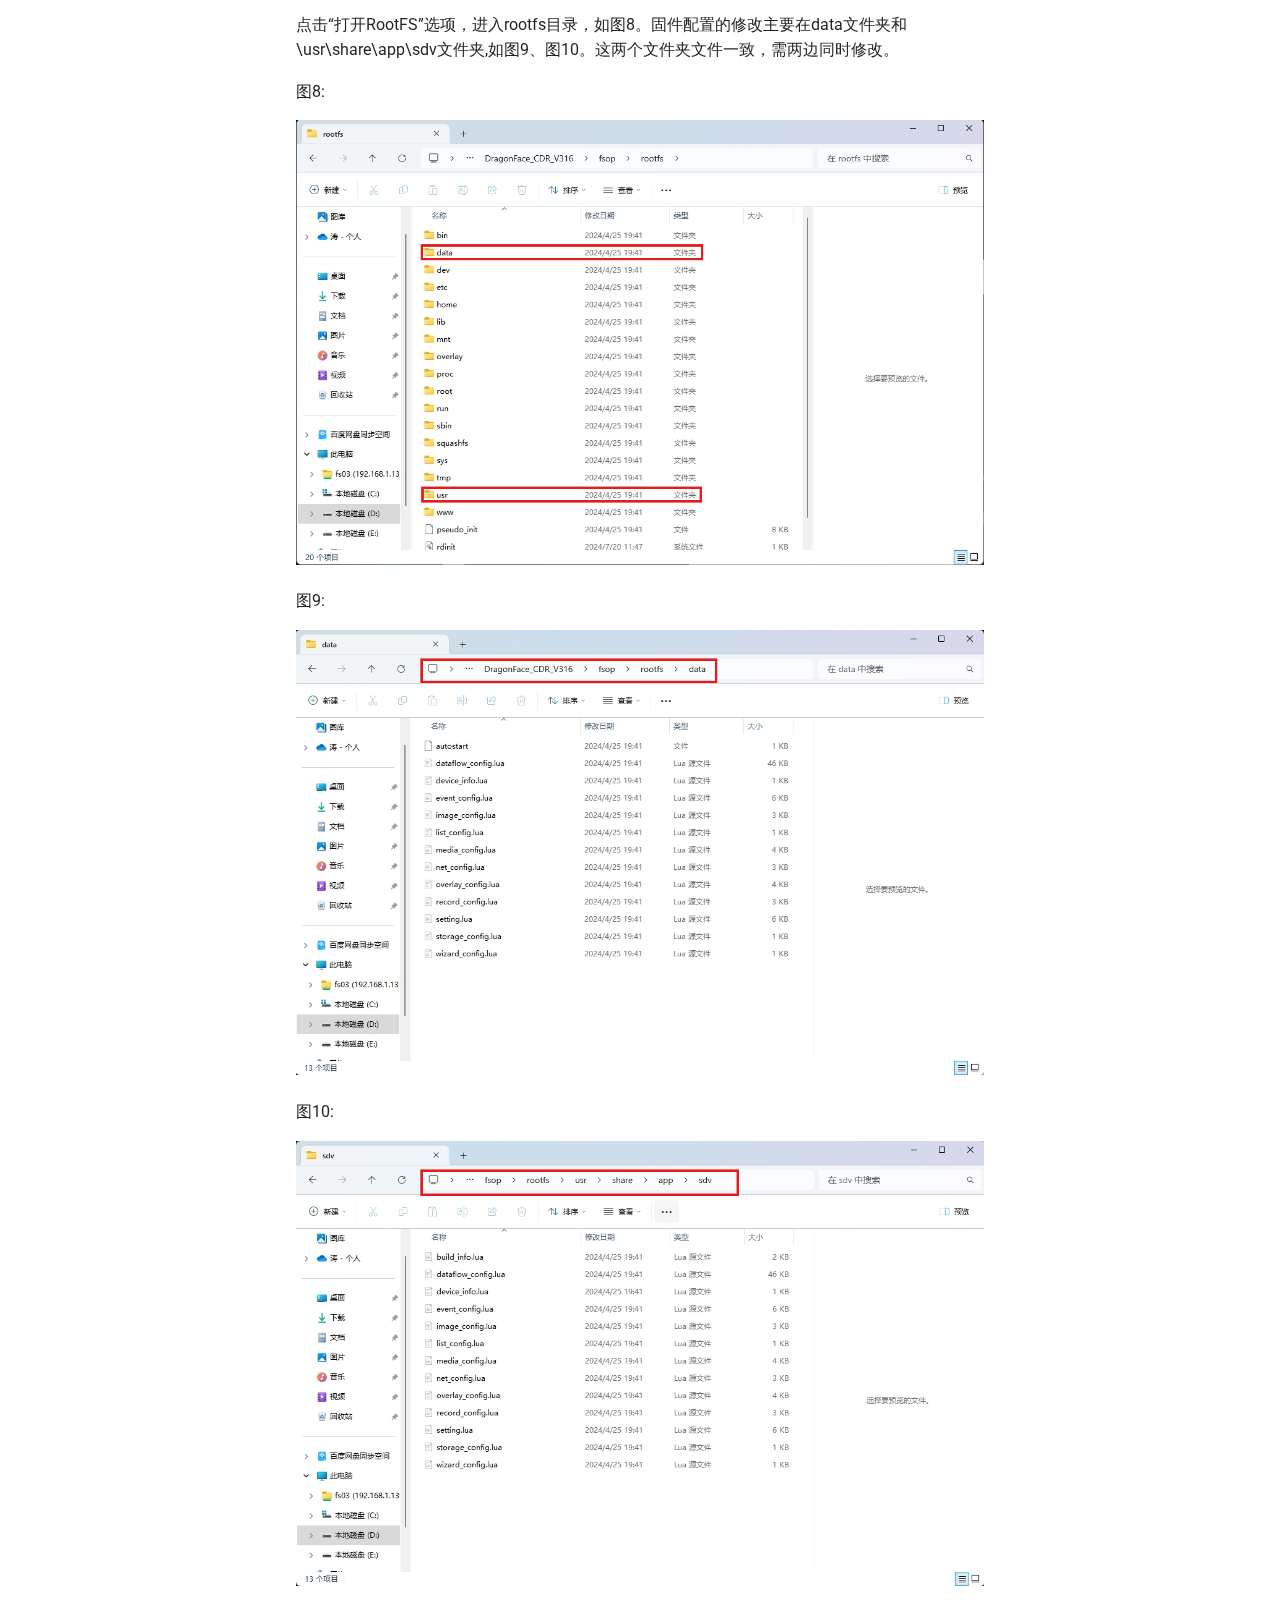
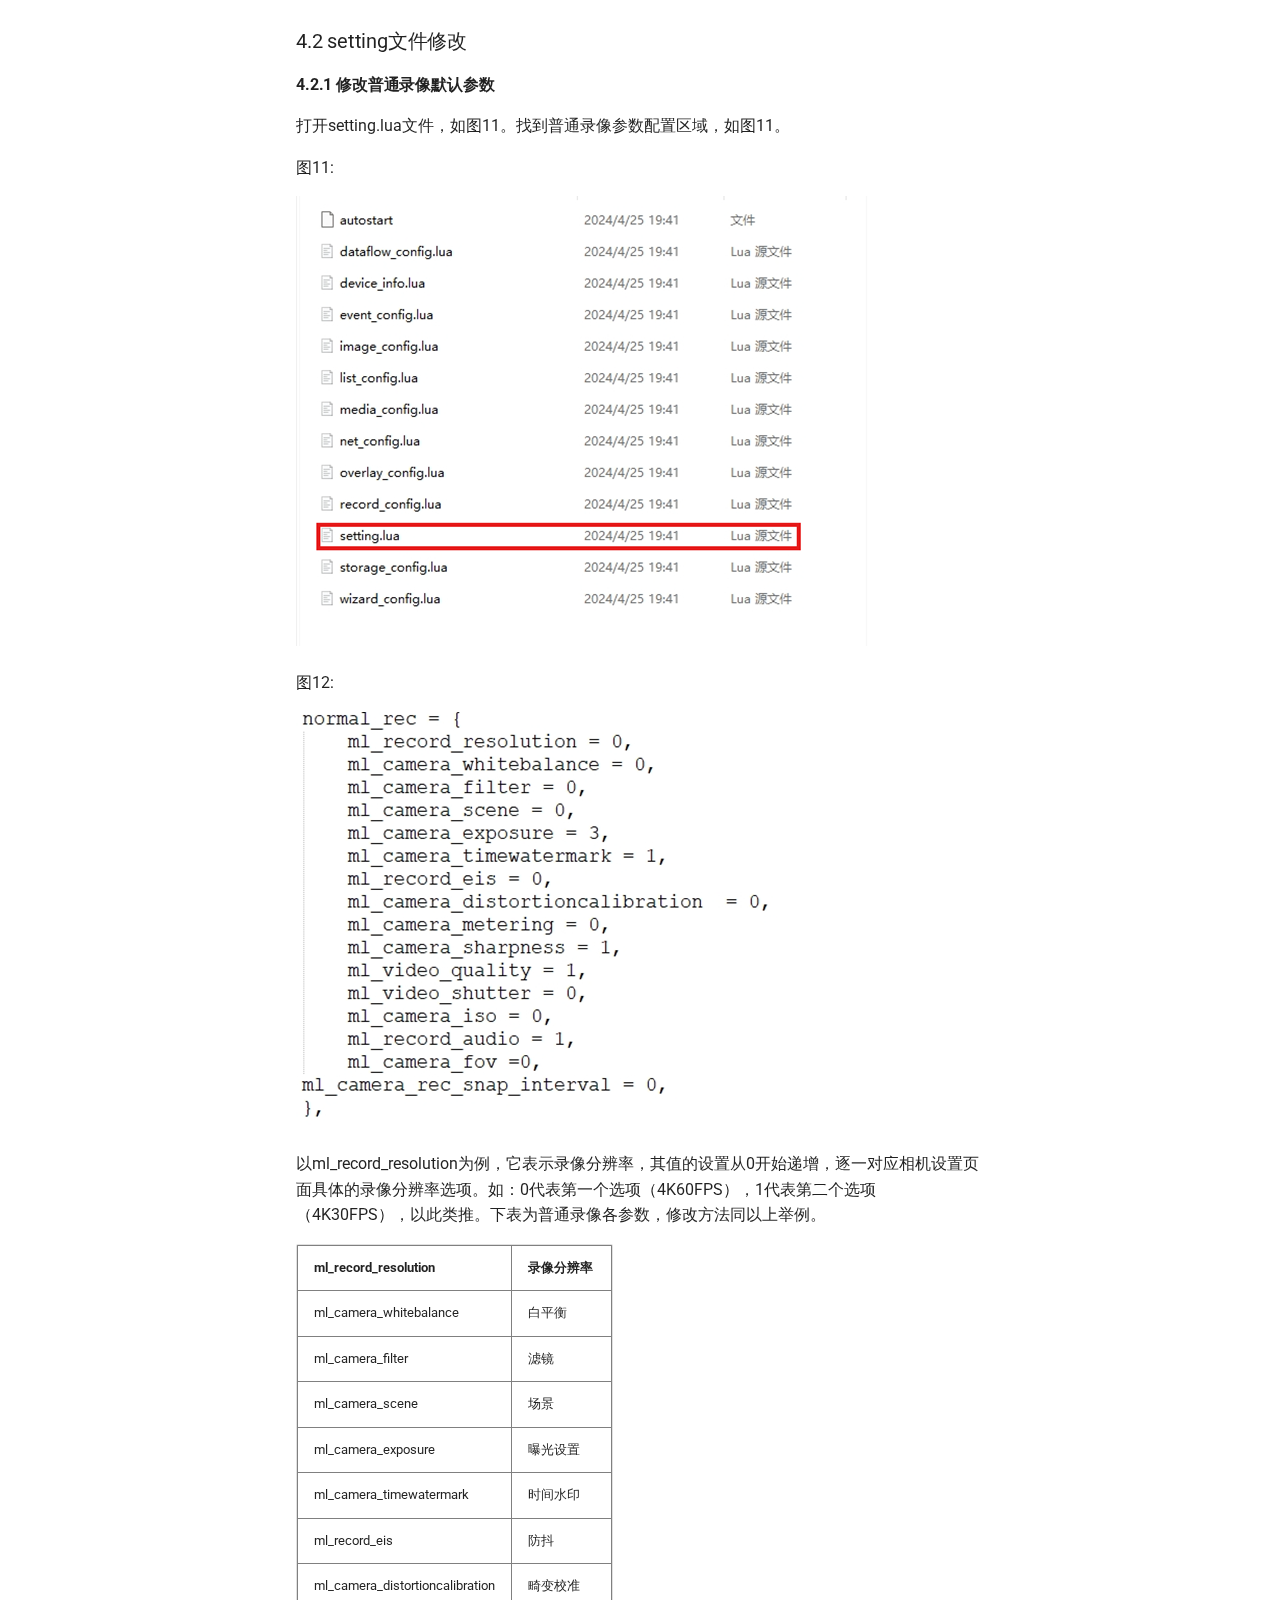
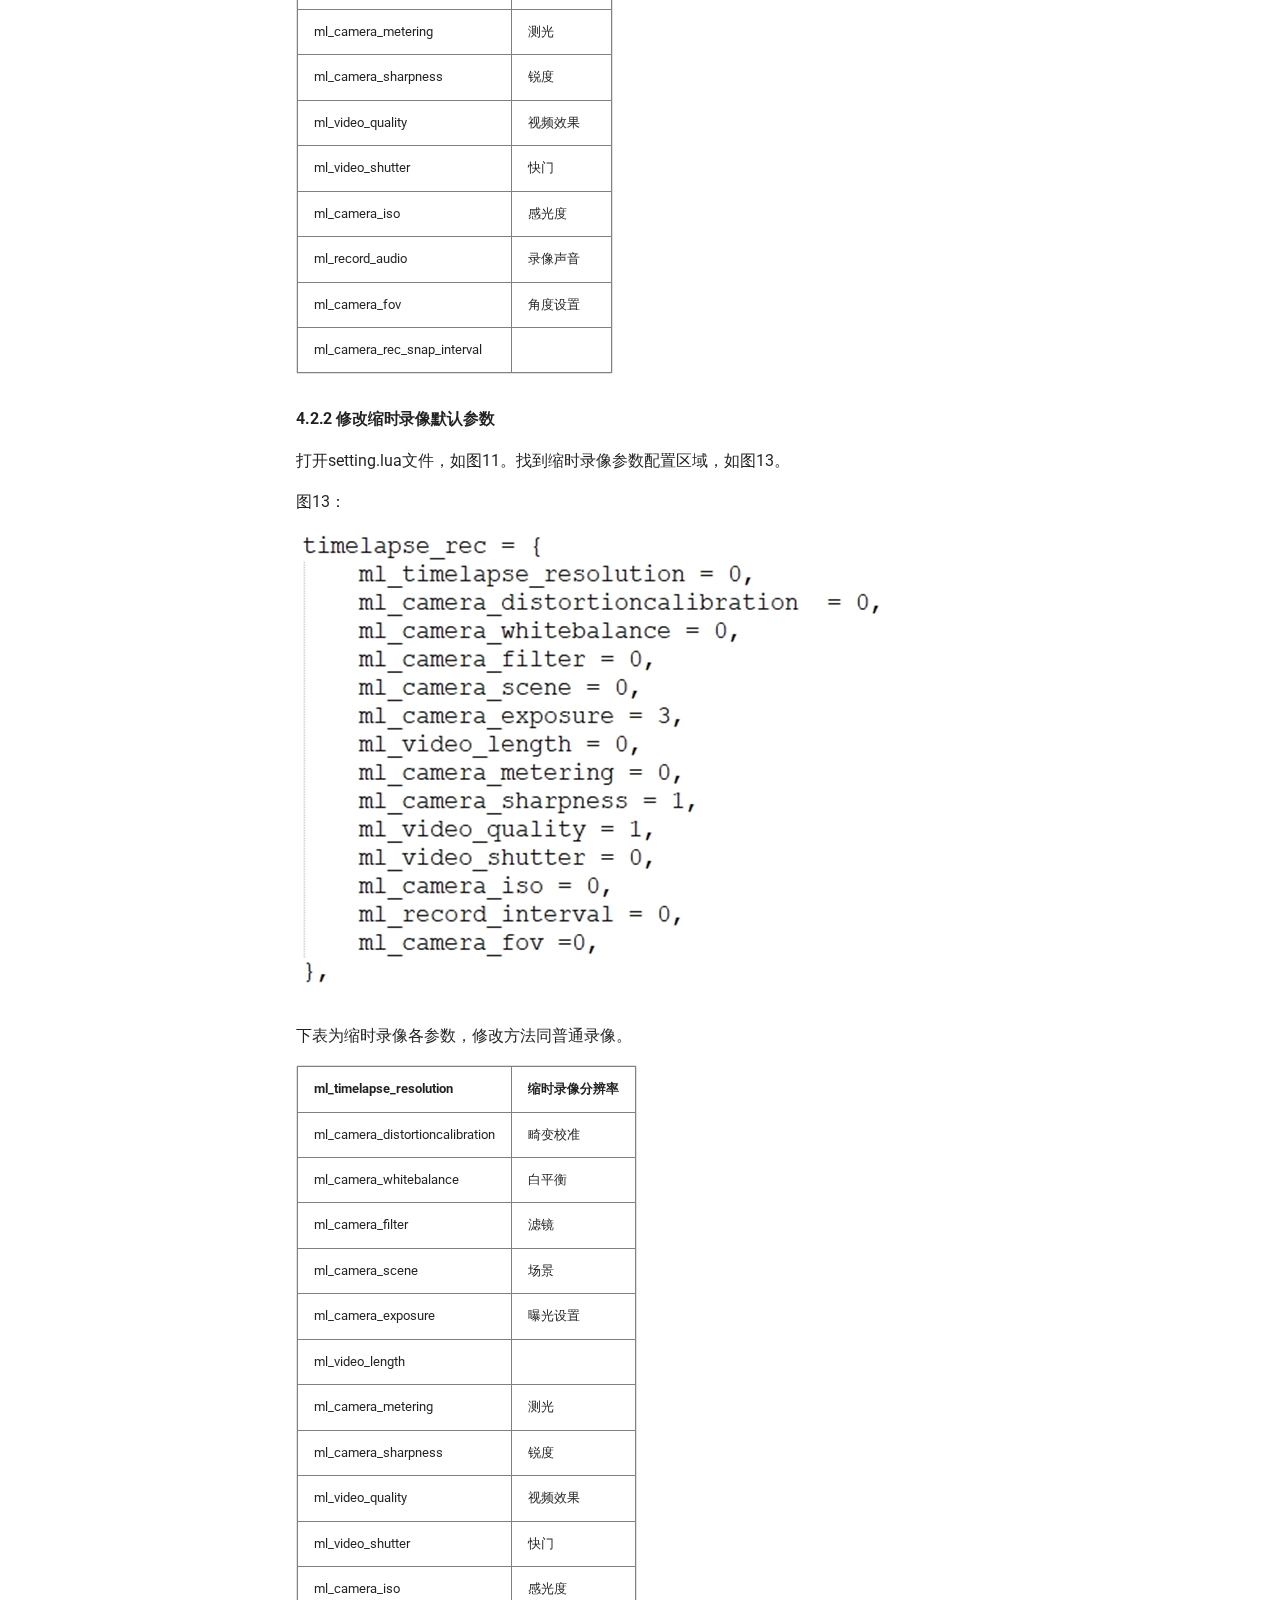
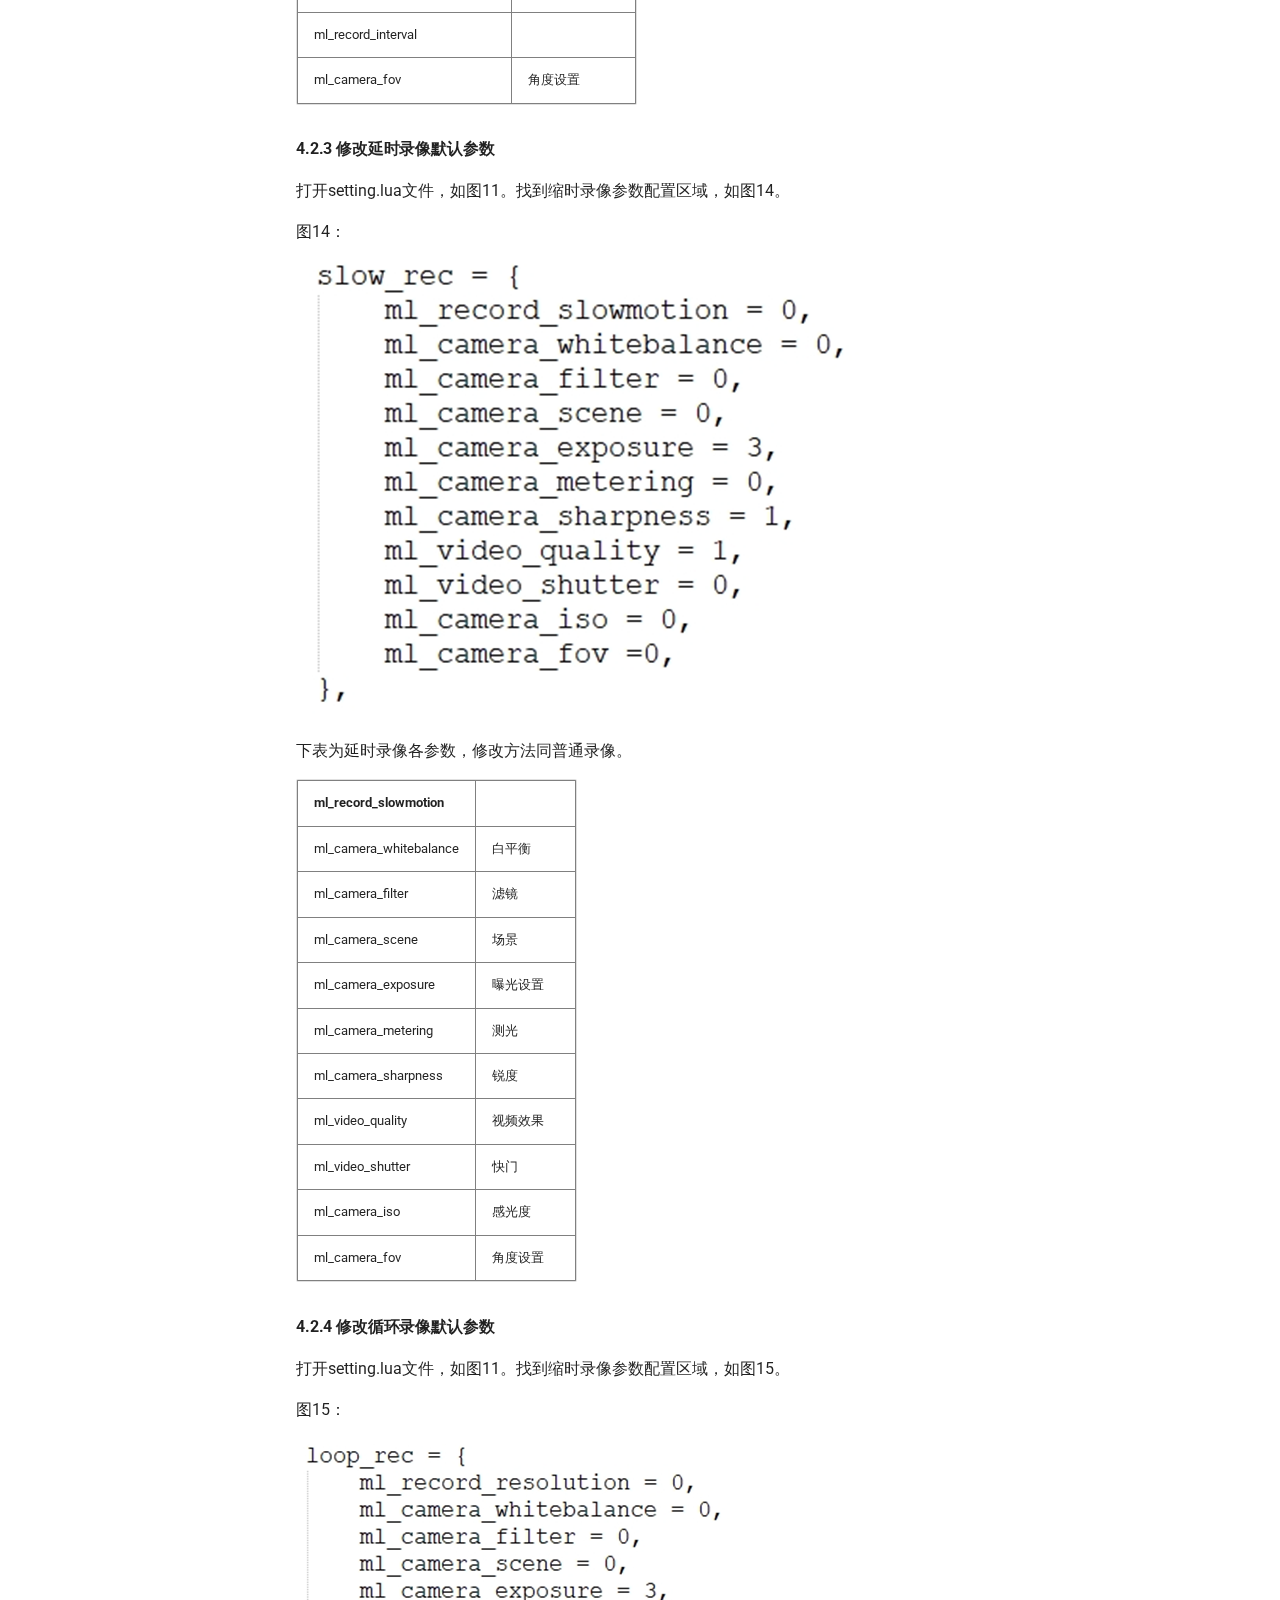
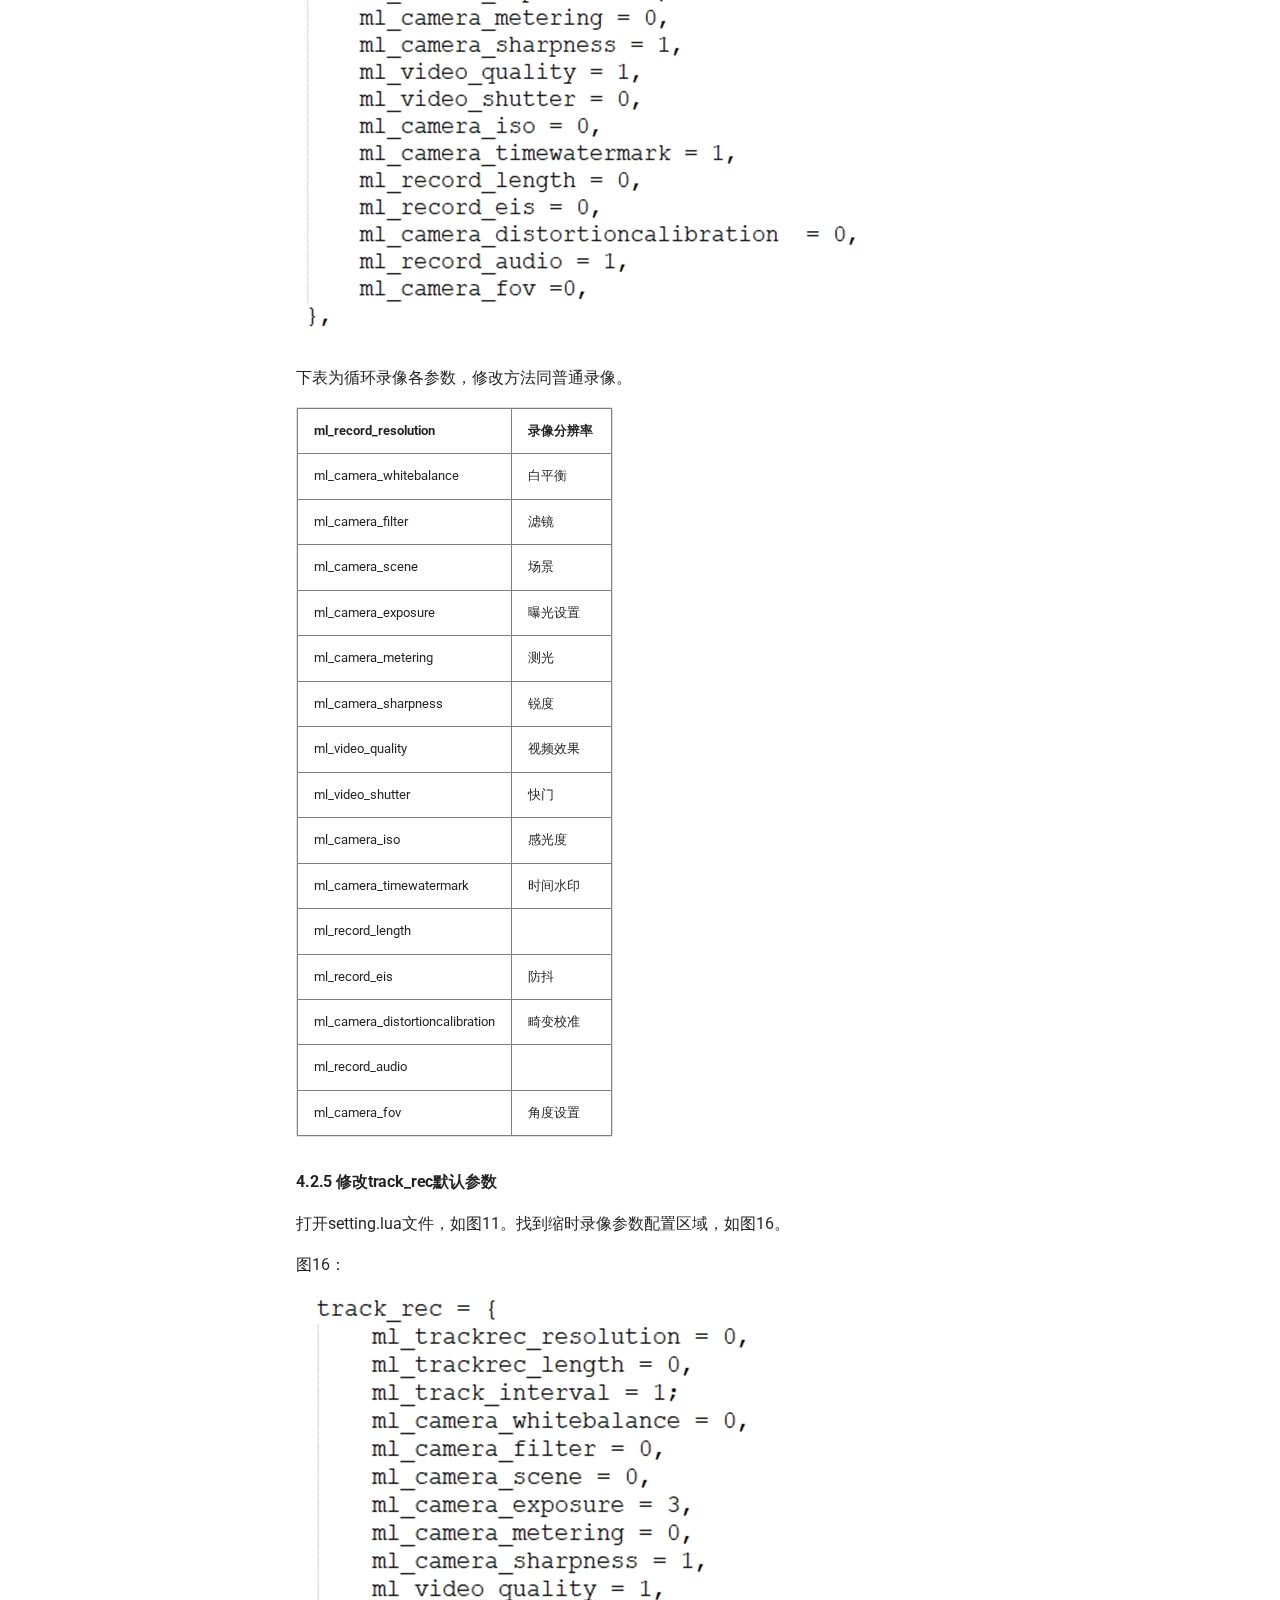
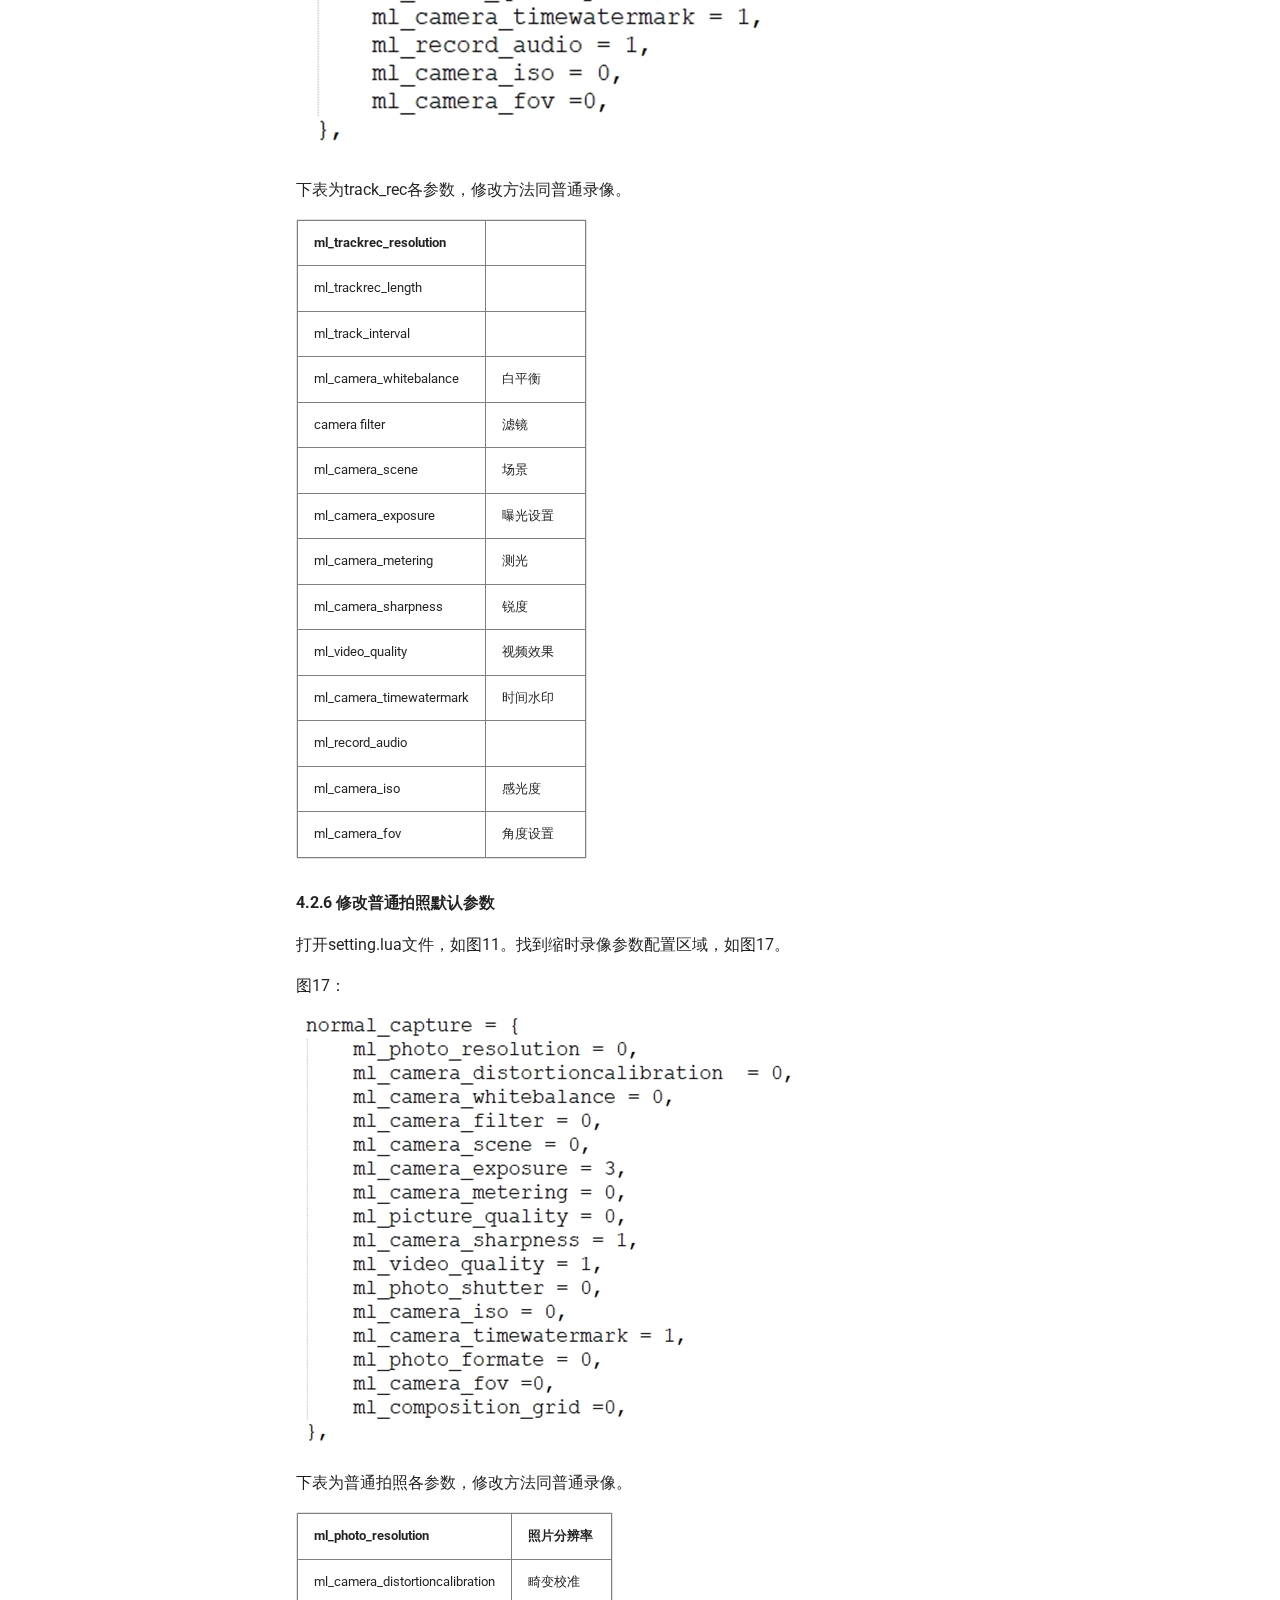
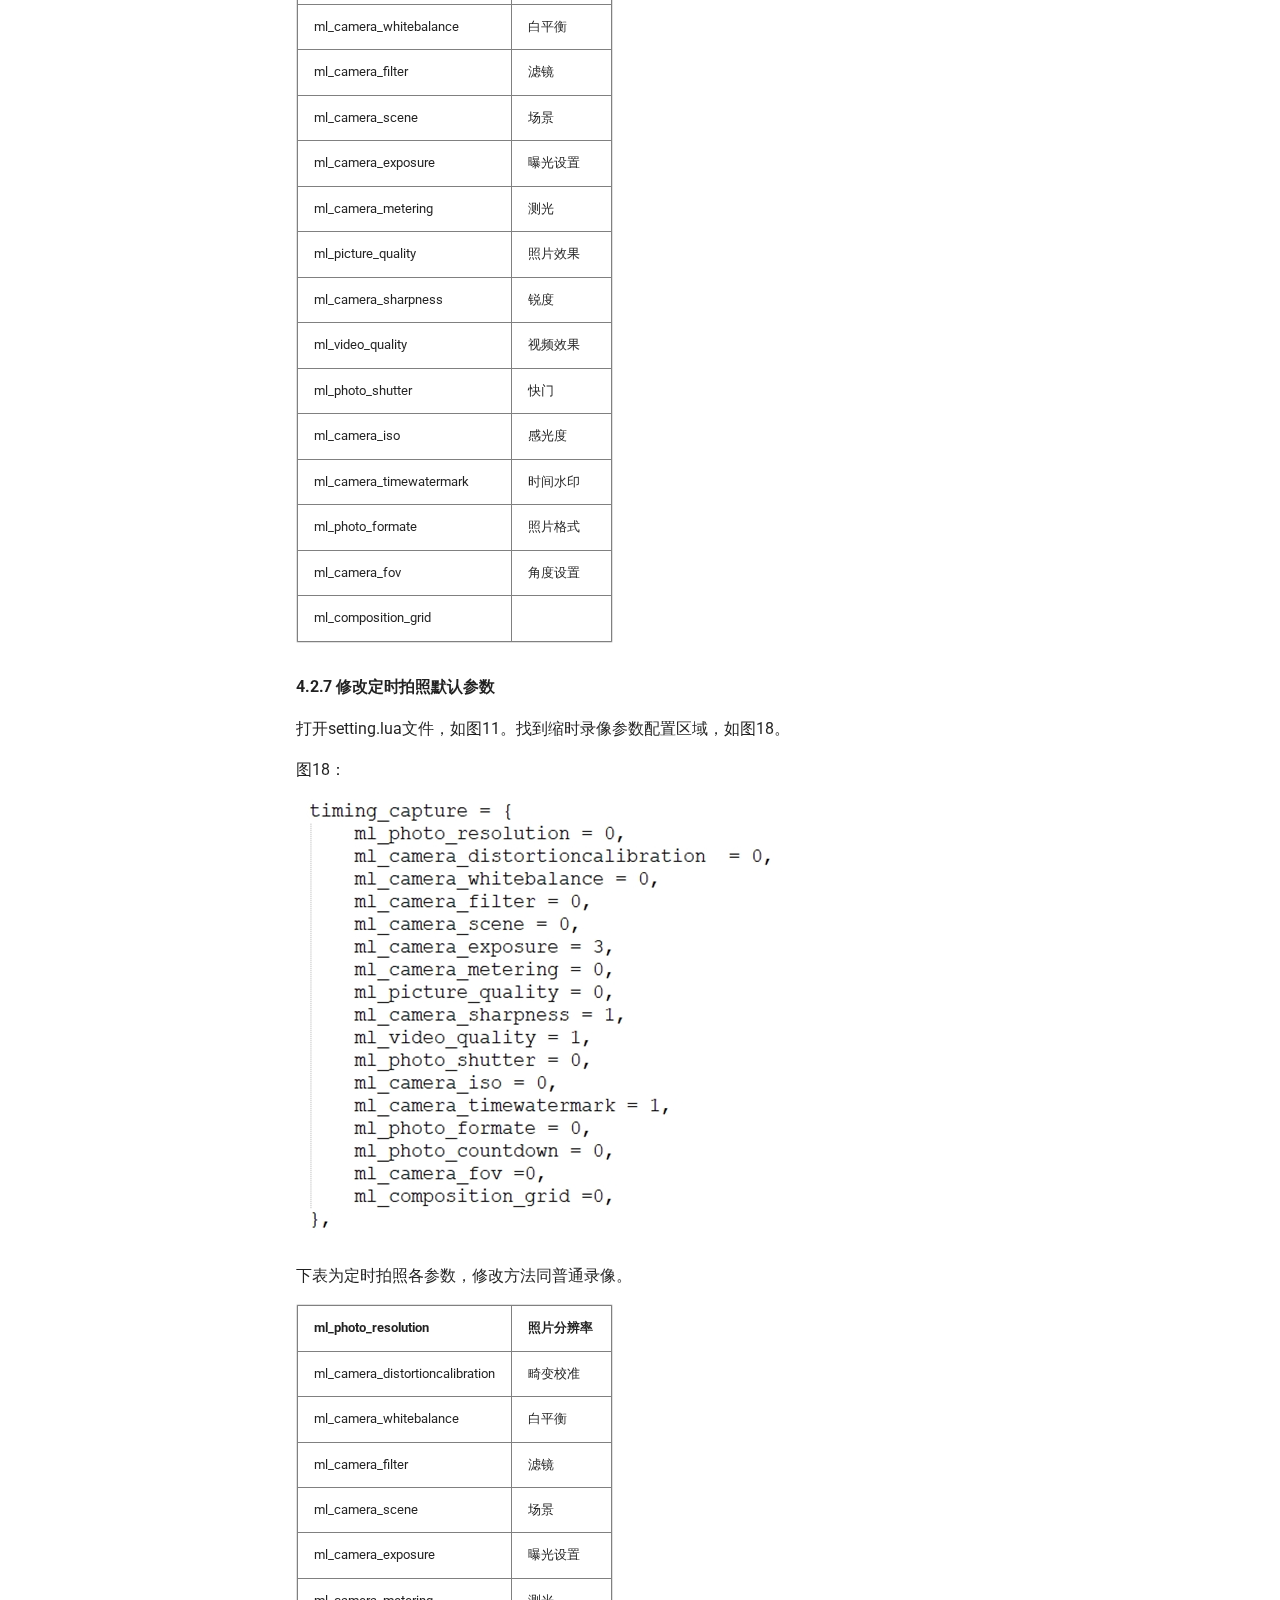
<file: Firmware_modification/Firmware_modification/index.html>
<!doctype html>
<html lang="zh" class="no-js">
  <head>
    
      <meta charset="utf-8">
      <meta name="viewport" content="width=device-width,initial-scale=1">
      
      
      
      
        <link rel="prev" href="../../V316_download/V316_download/">
      
      
        <link rel="next" href="../../SD%E5%8D%A1%E6%8F%92%E6%8B%94%E5%90%AF%E5%8A%A8%E8%84%9A%E6%9C%AC/SD%E5%8D%A1%E6%8F%92%E6%8B%94%E5%90%AF%E5%8A%A8%E8%84%9A%E6%9C%AC/">
      
      
      <link rel="icon" href="../../assets/images/favicon.png">
      <meta name="generator" content="mkdocs-1.6.0, mkdocs-material-9.5.29">
    
    
      
        <title>V316固件修改说明 - FuSai</title>
      
    
    
      <link rel="stylesheet" href="../../assets/stylesheets/main.76a95c52.min.css">
      
        
        <link rel="stylesheet" href="../../assets/stylesheets/palette.06af60db.min.css">
      
      


    
    
      
    
    
      
        
        
        <link rel="preconnect" href="https://fonts.gstatic.com" crossorigin>
        <link rel="stylesheet" href="https://fonts.googleapis.com/css?family=Roboto:300,300i,400,400i,700,700i%7CRoboto+Mono:400,400i,700,700i&display=fallback">
        <style>:root{--md-text-font:"Roboto";--md-code-font:"Roboto Mono"}</style>
      
    
    
      <link rel="stylesheet" href="../../extra.css">
    
    <script>__md_scope=new URL("../..",location),__md_hash=e=>[...e].reduce((e,_)=>(e<<5)-e+_.charCodeAt(0),0),__md_get=(e,_=localStorage,t=__md_scope)=>JSON.parse(_.getItem(t.pathname+"."+e)),__md_set=(e,_,t=localStorage,a=__md_scope)=>{try{t.setItem(a.pathname+"."+e,JSON.stringify(_))}catch(e){}}</script>
    
      

    
    
    
  </head>
  
  
    
    
      
    
    
    
    
    <body dir="ltr" data-md-color-scheme="default" data-md-color-primary="grey" data-md-color-accent="grey">
  
    
    <input class="md-toggle" data-md-toggle="drawer" type="checkbox" id="__drawer" autocomplete="off">
    <input class="md-toggle" data-md-toggle="search" type="checkbox" id="__search" autocomplete="off">
    <label class="md-overlay" for="__drawer"></label>
    <div data-md-component="skip">
      
        
        <a href="#_1" class="md-skip">
          跳转至
        </a>
      
    </div>
    <div data-md-component="announce">
      
    </div>
    
    
      

<header class="md-header" data-md-component="header">
  <nav class="md-header__inner md-grid" aria-label="页眉">
    <a href="../.." title="FuSai" class="md-header__button md-logo" aria-label="FuSai" data-md-component="logo">
      
  
  <svg xmlns="http://www.w3.org/2000/svg" viewBox="0 0 24 24"><path d="M12 2A10 10 0 0 0 2 12c0 4.42 2.87 8.17 6.84 9.5.5.08.66-.23.66-.5v-1.69c-2.77.6-3.36-1.34-3.36-1.34-.46-1.16-1.11-1.47-1.11-1.47-.91-.62.07-.6.07-.6 1 .07 1.53 1.03 1.53 1.03.87 1.52 2.34 1.07 2.91.83.09-.65.35-1.09.63-1.34-2.22-.25-4.55-1.11-4.55-4.92 0-1.11.38-2 1.03-2.71-.1-.25-.45-1.29.1-2.64 0 0 .84-.27 2.75 1.02.79-.22 1.65-.33 2.5-.33.85 0 1.71.11 2.5.33 1.91-1.29 2.75-1.02 2.75-1.02.55 1.35.2 2.39.1 2.64.65.71 1.03 1.6 1.03 2.71 0 3.82-2.34 4.66-4.57 4.91.36.31.69.92.69 1.85V21c0 .27.16.59.67.5C19.14 20.16 22 16.42 22 12A10 10 0 0 0 12 2Z"/></svg>

    </a>
    <label class="md-header__button md-icon" for="__drawer">
      
      <svg xmlns="http://www.w3.org/2000/svg" viewBox="0 0 24 24"><path d="M3 6h18v2H3V6m0 5h18v2H3v-2m0 5h18v2H3v-2Z"/></svg>
    </label>
    <div class="md-header__title" data-md-component="header-title">
      <div class="md-header__ellipsis">
        <div class="md-header__topic">
          <span class="md-ellipsis">
            FuSai
          </span>
        </div>
        <div class="md-header__topic" data-md-component="header-topic">
          <span class="md-ellipsis">
            
              V316固件修改说明
            
          </span>
        </div>
      </div>
    </div>
    
      
        <form class="md-header__option" data-md-component="palette">
  
    
    
    
    <input class="md-option" data-md-color-media="(prefers-color-scheme: light)" data-md-color-scheme="default" data-md-color-primary="grey" data-md-color-accent="grey"  aria-label="切换到暗色模式"  type="radio" name="__palette" id="__palette_0">
    
      <label class="md-header__button md-icon" title="切换到暗色模式" for="__palette_1" hidden>
        <svg xmlns="http://www.w3.org/2000/svg" viewBox="0 0 24 24"><path d="m17.75 4.09-2.53 1.94.91 3.06-2.63-1.81-2.63 1.81.91-3.06-2.53-1.94L12.44 4l1.06-3 1.06 3 3.19.09m3.5 6.91-1.64 1.25.59 1.98-1.7-1.17-1.7 1.17.59-1.98L15.75 11l2.06-.05L18.5 9l.69 1.95 2.06.05m-2.28 4.95c.83-.08 1.72 1.1 1.19 1.85-.32.45-.66.87-1.08 1.27C15.17 23 8.84 23 4.94 19.07c-3.91-3.9-3.91-10.24 0-14.14.4-.4.82-.76 1.27-1.08.75-.53 1.93.36 1.85 1.19-.27 2.86.69 5.83 2.89 8.02a9.96 9.96 0 0 0 8.02 2.89m-1.64 2.02a12.08 12.08 0 0 1-7.8-3.47c-2.17-2.19-3.33-5-3.49-7.82-2.81 3.14-2.7 7.96.31 10.98 3.02 3.01 7.84 3.12 10.98.31Z"/></svg>
      </label>
    
  
    
    
    
    <input class="md-option" data-md-color-media="(prefers-color-scheme: dark)" data-md-color-scheme="slate" data-md-color-primary="grey" data-md-color-accent="grey"  aria-label="切换到亮色模式"  type="radio" name="__palette" id="__palette_1">
    
      <label class="md-header__button md-icon" title="切换到亮色模式" for="__palette_0" hidden>
        <svg xmlns="http://www.w3.org/2000/svg" viewBox="0 0 24 24"><path d="M12 7a5 5 0 0 1 5 5 5 5 0 0 1-5 5 5 5 0 0 1-5-5 5 5 0 0 1 5-5m0 2a3 3 0 0 0-3 3 3 3 0 0 0 3 3 3 3 0 0 0 3-3 3 3 0 0 0-3-3m0-7 2.39 3.42C13.65 5.15 12.84 5 12 5c-.84 0-1.65.15-2.39.42L12 2M3.34 7l4.16-.35A7.2 7.2 0 0 0 5.94 8.5c-.44.74-.69 1.5-.83 2.29L3.34 7m.02 10 1.76-3.77a7.131 7.131 0 0 0 2.38 4.14L3.36 17M20.65 7l-1.77 3.79a7.023 7.023 0 0 0-2.38-4.15l4.15.36m-.01 10-4.14.36c.59-.51 1.12-1.14 1.54-1.86.42-.73.69-1.5.83-2.29L20.64 17M12 22l-2.41-3.44c.74.27 1.55.44 2.41.44.82 0 1.63-.17 2.37-.44L12 22Z"/></svg>
      </label>
    
  
</form>
      
    
    
      <script>var media,input,key,value,palette=__md_get("__palette");if(palette&&palette.color){"(prefers-color-scheme)"===palette.color.media&&(media=matchMedia("(prefers-color-scheme: light)"),input=document.querySelector(media.matches?"[data-md-color-media='(prefers-color-scheme: light)']":"[data-md-color-media='(prefers-color-scheme: dark)']"),palette.color.media=input.getAttribute("data-md-color-media"),palette.color.scheme=input.getAttribute("data-md-color-scheme"),palette.color.primary=input.getAttribute("data-md-color-primary"),palette.color.accent=input.getAttribute("data-md-color-accent"));for([key,value]of Object.entries(palette.color))document.body.setAttribute("data-md-color-"+key,value)}</script>
    
    
    
      <label class="md-header__button md-icon" for="__search">
        
        <svg xmlns="http://www.w3.org/2000/svg" viewBox="0 0 24 24"><path d="M9.5 3A6.5 6.5 0 0 1 16 9.5c0 1.61-.59 3.09-1.56 4.23l.27.27h.79l5 5-1.5 1.5-5-5v-.79l-.27-.27A6.516 6.516 0 0 1 9.5 16 6.5 6.5 0 0 1 3 9.5 6.5 6.5 0 0 1 9.5 3m0 2C7 5 5 7 5 9.5S7 14 9.5 14 14 12 14 9.5 12 5 9.5 5Z"/></svg>
      </label>
      <div class="md-search" data-md-component="search" role="dialog">
  <label class="md-search__overlay" for="__search"></label>
  <div class="md-search__inner" role="search">
    <form class="md-search__form" name="search">
      <input type="text" class="md-search__input" name="query" aria-label="搜索" placeholder="搜索" autocapitalize="off" autocorrect="off" autocomplete="off" spellcheck="false" data-md-component="search-query" required>
      <label class="md-search__icon md-icon" for="__search">
        
        <svg xmlns="http://www.w3.org/2000/svg" viewBox="0 0 24 24"><path d="M9.5 3A6.5 6.5 0 0 1 16 9.5c0 1.61-.59 3.09-1.56 4.23l.27.27h.79l5 5-1.5 1.5-5-5v-.79l-.27-.27A6.516 6.516 0 0 1 9.5 16 6.5 6.5 0 0 1 3 9.5 6.5 6.5 0 0 1 9.5 3m0 2C7 5 5 7 5 9.5S7 14 9.5 14 14 12 14 9.5 12 5 9.5 5Z"/></svg>
        
        <svg xmlns="http://www.w3.org/2000/svg" viewBox="0 0 24 24"><path d="M20 11v2H8l5.5 5.5-1.42 1.42L4.16 12l7.92-7.92L13.5 5.5 8 11h12Z"/></svg>
      </label>
      <nav class="md-search__options" aria-label="查找">
        
          <a href="javascript:void(0)" class="md-search__icon md-icon" title="分享" aria-label="分享" data-clipboard data-clipboard-text="" data-md-component="search-share" tabindex="-1">
            
            <svg xmlns="http://www.w3.org/2000/svg" viewBox="0 0 24 24"><path d="M18 16.08c-.76 0-1.44.3-1.96.77L8.91 12.7c.05-.23.09-.46.09-.7 0-.24-.04-.47-.09-.7l7.05-4.11c.54.5 1.25.81 2.04.81a3 3 0 0 0 3-3 3 3 0 0 0-3-3 3 3 0 0 0-3 3c0 .24.04.47.09.7L8.04 9.81C7.5 9.31 6.79 9 6 9a3 3 0 0 0-3 3 3 3 0 0 0 3 3c.79 0 1.5-.31 2.04-.81l7.12 4.15c-.05.21-.08.43-.08.66 0 1.61 1.31 2.91 2.92 2.91 1.61 0 2.92-1.3 2.92-2.91A2.92 2.92 0 0 0 18 16.08Z"/></svg>
          </a>
        
        <button type="reset" class="md-search__icon md-icon" title="清空当前内容" aria-label="清空当前内容" tabindex="-1">
          
          <svg xmlns="http://www.w3.org/2000/svg" viewBox="0 0 24 24"><path d="M19 6.41 17.59 5 12 10.59 6.41 5 5 6.41 10.59 12 5 17.59 6.41 19 12 13.41 17.59 19 19 17.59 13.41 12 19 6.41Z"/></svg>
        </button>
      </nav>
      
        <div class="md-search__suggest" data-md-component="search-suggest"></div>
      
    </form>
    <div class="md-search__output">
      <div class="md-search__scrollwrap" tabindex="0" data-md-scrollfix>
        <div class="md-search-result" data-md-component="search-result">
          <div class="md-search-result__meta">
            正在初始化搜索引擎
          </div>
          <ol class="md-search-result__list" role="presentation"></ol>
        </div>
      </div>
    </div>
  </div>
</div>
    
    
  </nav>
  
</header>
    
    <div class="md-container" data-md-component="container">
      
      
        
          
            
<nav class="md-tabs" aria-label="标签" data-md-component="tabs">
  <div class="md-grid">
    <ul class="md-tabs__list">
      
        
  
  
  
    <li class="md-tabs__item">
      <a href="../.." class="md-tabs__link">
        
  
    
  
  主页

      </a>
    </li>
  

      
        
  
  
  
    <li class="md-tabs__item">
      <a href="../../theme_style/theme_style/" class="md-tabs__link">
        
  
    
  
  主题风格

      </a>
    </li>
  

      
        
  
  
    
  
  
    
    
      <li class="md-tabs__item md-tabs__item--active">
        <a href="../../V316_download/V316_download/" class="md-tabs__link">
          
  
  文档

        </a>
      </li>
    
  

      
        
  
  
  
    
    
      <li class="md-tabs__item">
        <a href="../../test_1/test_1/" class="md-tabs__link">
          
  
  测试

        </a>
      </li>
    
  

      
    </ul>
  </div>
</nav>
          
        
      
      <main class="md-main" data-md-component="main">
        <div class="md-main__inner md-grid">
          
            
              
              <div class="md-sidebar md-sidebar--primary" data-md-component="sidebar" data-md-type="navigation" >
                <div class="md-sidebar__scrollwrap">
                  <div class="md-sidebar__inner">
                    


  


<nav class="md-nav md-nav--primary md-nav--lifted" aria-label="导航栏" data-md-level="0">
  <label class="md-nav__title" for="__drawer">
    <a href="../.." title="FuSai" class="md-nav__button md-logo" aria-label="FuSai" data-md-component="logo">
      
  
  <svg xmlns="http://www.w3.org/2000/svg" viewBox="0 0 24 24"><path d="M12 2A10 10 0 0 0 2 12c0 4.42 2.87 8.17 6.84 9.5.5.08.66-.23.66-.5v-1.69c-2.77.6-3.36-1.34-3.36-1.34-.46-1.16-1.11-1.47-1.11-1.47-.91-.62.07-.6.07-.6 1 .07 1.53 1.03 1.53 1.03.87 1.52 2.34 1.07 2.91.83.09-.65.35-1.09.63-1.34-2.22-.25-4.55-1.11-4.55-4.92 0-1.11.38-2 1.03-2.71-.1-.25-.45-1.29.1-2.64 0 0 .84-.27 2.75 1.02.79-.22 1.65-.33 2.5-.33.85 0 1.71.11 2.5.33 1.91-1.29 2.75-1.02 2.75-1.02.55 1.35.2 2.39.1 2.64.65.71 1.03 1.6 1.03 2.71 0 3.82-2.34 4.66-4.57 4.91.36.31.69.92.69 1.85V21c0 .27.16.59.67.5C19.14 20.16 22 16.42 22 12A10 10 0 0 0 12 2Z"/></svg>

    </a>
    FuSai
  </label>
  
  <ul class="md-nav__list" data-md-scrollfix>
    
      
      
  
  
  
  
    <li class="md-nav__item">
      <a href="../.." class="md-nav__link">
        
  
  <span class="md-ellipsis">
    主页
  </span>
  

      </a>
    </li>
  

    
      
      
  
  
  
  
    <li class="md-nav__item">
      <a href="../../theme_style/theme_style/" class="md-nav__link">
        
  
  <span class="md-ellipsis">
    主题风格
  </span>
  

      </a>
    </li>
  

    
      
      
  
  
    
  
  
  
    
    
    
      
        
        
      
      
        
      
    
    
      
    
    <li class="md-nav__item md-nav__item--active md-nav__item--section md-nav__item--nested">
      
        
        
        <input class="md-nav__toggle md-toggle " type="checkbox" id="__nav_3" checked>
        
          
          <label class="md-nav__link" for="__nav_3" id="__nav_3_label" tabindex="">
            
  
  <span class="md-ellipsis">
    文档
  </span>
  

            <span class="md-nav__icon md-icon"></span>
          </label>
        
        <nav class="md-nav" data-md-level="1" aria-labelledby="__nav_3_label" aria-expanded="true">
          <label class="md-nav__title" for="__nav_3">
            <span class="md-nav__icon md-icon"></span>
            文档
          </label>
          <ul class="md-nav__list" data-md-scrollfix>
            
              
                
  
  
  
  
    <li class="md-nav__item">
      <a href="../../V316_download/V316_download/" class="md-nav__link">
        
  
  <span class="md-ellipsis">
    V316烧录方式
  </span>
  

      </a>
    </li>
  

              
            
              
                
  
  
    
  
  
  
    <li class="md-nav__item md-nav__item--active">
      
      <input class="md-nav__toggle md-toggle" type="checkbox" id="__toc">
      
      
        
      
      
        <label class="md-nav__link md-nav__link--active" for="__toc">
          
  
  <span class="md-ellipsis">
    V316固件修改说明
  </span>
  

          <span class="md-nav__icon md-icon"></span>
        </label>
      
      <a href="./" class="md-nav__link md-nav__link--active">
        
  
  <span class="md-ellipsis">
    V316固件修改说明
  </span>
  

      </a>
      
        

<nav class="md-nav md-nav--secondary" aria-label="目录">
  
  
  
    
  
  
    <label class="md-nav__title" for="__toc">
      <span class="md-nav__icon md-icon"></span>
      目录
    </label>
    <ul class="md-nav__list" data-md-component="toc" data-md-scrollfix>
      
        <li class="md-nav__item">
  <a href="#1" class="md-nav__link">
    <span class="md-ellipsis">
      1、前言
    </span>
  </a>
  
    <nav class="md-nav" aria-label="1、前言">
      <ul class="md-nav__list">
        
          <li class="md-nav__item">
  <a href="#11" class="md-nav__link">
    <span class="md-ellipsis">
      1.1 文档介绍
    </span>
  </a>
  
</li>
        
          <li class="md-nav__item">
  <a href="#12" class="md-nav__link">
    <span class="md-ellipsis">
      1.2 适用范围
    </span>
  </a>
  
</li>
        
          <li class="md-nav__item">
  <a href="#13" class="md-nav__link">
    <span class="md-ellipsis">
      1.3 环境
    </span>
  </a>
  
</li>
        
      </ul>
    </nav>
  
</li>
      
        <li class="md-nav__item">
  <a href="#2" class="md-nav__link">
    <span class="md-ellipsis">
      2、概述
    </span>
  </a>
  
    <nav class="md-nav" aria-label="2、概述">
      <ul class="md-nav__list">
        
          <li class="md-nav__item">
  <a href="#21" class="md-nav__link">
    <span class="md-ellipsis">
      2.1工具简介
    </span>
  </a>
  
</li>
        
          <li class="md-nav__item">
  <a href="#22" class="md-nav__link">
    <span class="md-ellipsis">
      2.2软件运行
    </span>
  </a>
  
</li>
        
      </ul>
    </nav>
  
</li>
      
        <li class="md-nav__item">
  <a href="#3logo" class="md-nav__link">
    <span class="md-ellipsis">
      3、更换Logo
    </span>
  </a>
  
</li>
      
        <li class="md-nav__item">
  <a href="#4" class="md-nav__link">
    <span class="md-ellipsis">
      4、修改固件配置
    </span>
  </a>
  
    <nav class="md-nav" aria-label="4、修改固件配置">
      <ul class="md-nav__list">
        
          <li class="md-nav__item">
  <a href="#41-rootfs" class="md-nav__link">
    <span class="md-ellipsis">
      4.1 rootfs目录介绍
    </span>
  </a>
  
</li>
        
          <li class="md-nav__item">
  <a href="#42-setting" class="md-nav__link">
    <span class="md-ellipsis">
      4.2 setting文件修改
    </span>
  </a>
  
</li>
        
          <li class="md-nav__item">
  <a href="#43-dataflow_config" class="md-nav__link">
    <span class="md-ellipsis">
      4.3 dataflow_config文件修改
    </span>
  </a>
  
</li>
        
          <li class="md-nav__item">
  <a href="#44-net_config" class="md-nav__link">
    <span class="md-ellipsis">
      4.4 net_config文件修改
    </span>
  </a>
  
</li>
        
      </ul>
    </nav>
  
</li>
      
    </ul>
  
</nav>
      
    </li>
  

              
            
              
                
  
  
  
  
    <li class="md-nav__item">
      <a href="../../SD%E5%8D%A1%E6%8F%92%E6%8B%94%E5%90%AF%E5%8A%A8%E8%84%9A%E6%9C%AC/SD%E5%8D%A1%E6%8F%92%E6%8B%94%E5%90%AF%E5%8A%A8%E8%84%9A%E6%9C%AC/" class="md-nav__link">
        
  
  <span class="md-ellipsis">
    SD卡插拔启动脚本
  </span>
  

      </a>
    </li>
  

              
            
              
                
  
  
  
  
    <li class="md-nav__item">
      <a href="../../wd05%E5%88%9B%E5%BB%BA%E6%96%B0%E9%A1%B5%E9%9D%A2/wd05%E5%88%9B%E5%BB%BA%E6%96%B0%E9%A1%B5%E9%9D%A2/" class="md-nav__link">
        
  
  <span class="md-ellipsis">
    wd05创建新页面
  </span>
  

      </a>
    </li>
  

              
            
              
                
  
  
  
  
    <li class="md-nav__item">
      <a href="../../wd05%E5%88%9B%E5%BB%BA%E6%96%B0%E9%A1%B5%E9%9D%A2/%E8%A7%A6%E6%91%B8%E6%8B%8D%E7%85%A7%2B%E8%A7%A6%E6%91%B8%E5%AE%9A%E7%84%A6/" class="md-nav__link">
        
  
  <span class="md-ellipsis">
    wd05创建新页面
  </span>
  

      </a>
    </li>
  

              
            
              
                
  
  
  
  
    <li class="md-nav__item">
      <a href="../../%E4%BA%8C%E7%BB%B4%E7%A0%81%E7%94%9F%E6%88%90/%E4%BA%8C%E7%BB%B4%E7%A0%81%E7%94%9F%E6%88%90/" class="md-nav__link">
        
  
  <span class="md-ellipsis">
    二维码生成
  </span>
  

      </a>
    </li>
  

              
            
          </ul>
        </nav>
      
    </li>
  

    
      
      
  
  
  
  
    
    
    
      
      
        
      
    
    
      
        
        
      
    
    <li class="md-nav__item md-nav__item--pruned md-nav__item--nested">
      
        
  
  
    <a href="../../test_1/test_1/" class="md-nav__link">
      
  
  <span class="md-ellipsis">
    测试
  </span>
  

      
        <span class="md-nav__icon md-icon"></span>
      
    </a>
  

      
    </li>
  

    
  </ul>
</nav>
                  </div>
                </div>
              </div>
            
            
              
              <div class="md-sidebar md-sidebar--secondary" data-md-component="sidebar" data-md-type="toc" >
                <div class="md-sidebar__scrollwrap">
                  <div class="md-sidebar__inner">
                    

<nav class="md-nav md-nav--secondary" aria-label="目录">
  
  
  
    
  
  
    <label class="md-nav__title" for="__toc">
      <span class="md-nav__icon md-icon"></span>
      目录
    </label>
    <ul class="md-nav__list" data-md-component="toc" data-md-scrollfix>
      
        <li class="md-nav__item">
  <a href="#1" class="md-nav__link">
    <span class="md-ellipsis">
      1、前言
    </span>
  </a>
  
    <nav class="md-nav" aria-label="1、前言">
      <ul class="md-nav__list">
        
          <li class="md-nav__item">
  <a href="#11" class="md-nav__link">
    <span class="md-ellipsis">
      1.1 文档介绍
    </span>
  </a>
  
</li>
        
          <li class="md-nav__item">
  <a href="#12" class="md-nav__link">
    <span class="md-ellipsis">
      1.2 适用范围
    </span>
  </a>
  
</li>
        
          <li class="md-nav__item">
  <a href="#13" class="md-nav__link">
    <span class="md-ellipsis">
      1.3 环境
    </span>
  </a>
  
</li>
        
      </ul>
    </nav>
  
</li>
      
        <li class="md-nav__item">
  <a href="#2" class="md-nav__link">
    <span class="md-ellipsis">
      2、概述
    </span>
  </a>
  
    <nav class="md-nav" aria-label="2、概述">
      <ul class="md-nav__list">
        
          <li class="md-nav__item">
  <a href="#21" class="md-nav__link">
    <span class="md-ellipsis">
      2.1工具简介
    </span>
  </a>
  
</li>
        
          <li class="md-nav__item">
  <a href="#22" class="md-nav__link">
    <span class="md-ellipsis">
      2.2软件运行
    </span>
  </a>
  
</li>
        
      </ul>
    </nav>
  
</li>
      
        <li class="md-nav__item">
  <a href="#3logo" class="md-nav__link">
    <span class="md-ellipsis">
      3、更换Logo
    </span>
  </a>
  
</li>
      
        <li class="md-nav__item">
  <a href="#4" class="md-nav__link">
    <span class="md-ellipsis">
      4、修改固件配置
    </span>
  </a>
  
    <nav class="md-nav" aria-label="4、修改固件配置">
      <ul class="md-nav__list">
        
          <li class="md-nav__item">
  <a href="#41-rootfs" class="md-nav__link">
    <span class="md-ellipsis">
      4.1 rootfs目录介绍
    </span>
  </a>
  
</li>
        
          <li class="md-nav__item">
  <a href="#42-setting" class="md-nav__link">
    <span class="md-ellipsis">
      4.2 setting文件修改
    </span>
  </a>
  
</li>
        
          <li class="md-nav__item">
  <a href="#43-dataflow_config" class="md-nav__link">
    <span class="md-ellipsis">
      4.3 dataflow_config文件修改
    </span>
  </a>
  
</li>
        
          <li class="md-nav__item">
  <a href="#44-net_config" class="md-nav__link">
    <span class="md-ellipsis">
      4.4 net_config文件修改
    </span>
  </a>
  
</li>
        
      </ul>
    </nav>
  
</li>
      
    </ul>
  
</nav>
                  </div>
                </div>
              </div>
            
          
          
            <div class="md-content" data-md-component="content">
              <article class="md-content__inner md-typeset">
                
                  


<h1 id="_1">固件修改指南<a class="headerlink" href="#_1" title="Permanent link">&para;</a></h1>
<table>
<thead>
<tr>
<th style="text-align: center;">版本号</th>
<th style="text-align: center;">修订日期</th>
<th style="text-align: center;">修订内容</th>
<th style="text-align: center;">作者</th>
</tr>
</thead>
<tbody>
<tr>
<td style="text-align: center;">v1.0</td>
<td style="text-align: center;">2024/4/29</td>
<td style="text-align: center;">初始化版本</td>
<td style="text-align: center;">st</td>
</tr>
<tr>
<td style="text-align: center;"></td>
<td style="text-align: center;"></td>
<td style="text-align: center;"></td>
<td style="text-align: center;"></td>
</tr>
<tr>
<td style="text-align: center;"></td>
<td style="text-align: center;"></td>
<td style="text-align: center;"></td>
<td style="text-align: center;"></td>
</tr>
</tbody>
</table>
<div class="toc">
<ul>
<li><a href="#_1">固件修改指南</a><ul>
<li><a href="#1">1、前言</a><ul>
<li><a href="#11">1.1 文档介绍</a></li>
<li><a href="#12">1.2 适用范围</a></li>
<li><a href="#13">1.3 环境</a></li>
</ul>
</li>
<li><a href="#2">2、概述</a><ul>
<li><a href="#21">2.1工具简介</a></li>
<li><a href="#22">2.2软件运行</a></li>
</ul>
</li>
<li><a href="#3logo">3、更换Logo</a></li>
<li><a href="#4">4、修改固件配置</a><ul>
<li><a href="#41-rootfs">4.1 rootfs目录介绍</a></li>
<li><a href="#42-setting">4.2 setting文件修改</a></li>
<li><a href="#43-dataflow_config">4.3 dataflow_config文件修改</a></li>
<li><a href="#44-net_config">4.4 net_config文件修改</a></li>
</ul>
</li>
</ul>
</li>
</ul>
</div>
<h2 id="1">1、前言<a class="headerlink" href="#1" title="Permanent link">&para;</a></h2>
<h3 id="11">1.1 文档介绍<a class="headerlink" href="#11" title="Permanent link">&para;</a></h3>
<p>编译系统源码后，打包后生成的系统文件称之为固件。固件一般为.img格式。本文介绍离线修改固件的方法。</p>
<h3 id="12">1.2 适用范围<a class="headerlink" href="#12" title="Permanent link">&para;</a></h3>
<blockquote>
<p>本文档仅适用于运行在Windows系统中的DragonFace软件。</p>
</blockquote>
<h3 id="13">1.3 环境<a class="headerlink" href="#13" title="Permanent link">&para;</a></h3>
<table>
<thead>
<tr>
<th>操作系统</th>
<th>WIN10、WIN11</th>
</tr>
</thead>
<tbody>
<tr>
<td>PC配置要求</td>
<td>C盘剩余空间至少5G以上，工具安装所在盘至少1G以上，剩余空间内存要求1G以上</td>
</tr>
<tr>
<td>运行要求</td>
<td>工具必须安装英文目录下</td>
</tr>
</tbody>
</table>
<h2 id="2">2、概述<a class="headerlink" href="#2" title="Permanent link">&para;</a></h2>
<h3 id="21">2.1工具简介<a class="headerlink" href="#21" title="Permanent link">&para;</a></h3>
<p>DragonFace是一个高效的固件修改的工具。主要用于某个发布固件中修改OEM厂家客户的需求，如固件版本信息、产品型号、公司名称等，还可以修改开机logo、开机动画。DragonFace还可根据用户的需求，修改固件包的板卡参数，让其适应自己的机器。</p>
<h3 id="22">2.2软件运行<a class="headerlink" href="#22" title="Permanent link">&para;</a></h3>
<p>鼠标右击下载的压缩包，并使用解压软件解压文件至英文目录，如图1。双击打开解压后的文件，并选中Dragon Face.exe双击打开，如图2、图3。软件即可运行。</p>
<p>图1:</p>
<p><img alt="image-20240720113622238" src="../assets/image-20240720113622238.png" /></p>
<p>图2:</p>
<p><img alt="image-20240720113636171" src="../assets/image-20240720113636171.png" /></p>
<p>图3:</p>
<p><img alt="image-20240720113649770" src="../assets/image-20240720113649770.png" /></p>
<h2 id="3logo">3、更换Logo<a class="headerlink" href="#3logo" title="Permanent link">&para;</a></h2>
<ol>
<li>打开软件点击固件，如图4；</li>
</ol>
<p>图4：</p>
<p><img alt="image-20240720113702532" src="../assets/image-20240720113702532.png" /></p>
<ol>
<li>选择指定的.img格式固件，如图5；</li>
</ol>
<p>图5：</p>
<p><img alt="image-20240720113713901" src="../assets/image-20240720113713901.png" /></p>
<ol>
<li>点击“打开LOGO目录”选项，更换开机图片，如图6、图7。</li>
</ol>
<p>图6：</p>
<p><img alt="image-20240720113757957" src="../assets/image-20240720113757957.png" /></p>
<p>图7:</p>
<p><img alt="image-20240720113810379" src="../assets/image-20240720113810379.png" /></p>
<p>注意：固件的放置目录必须为英文目录。添加的图片必须为bmp格式，且不可直接更改图片文件的文件扩展名，否则会导致更换无效。图片像素由屏幕像素确定。</p>
<h2 id="4">4、修改固件配置<a class="headerlink" href="#4" title="Permanent link">&para;</a></h2>
<h3 id="41-rootfs">4.1 rootfs目录介绍<a class="headerlink" href="#41-rootfs" title="Permanent link">&para;</a></h3>
<p>点击“打开RootFS”选项，进入rootfs目录，如图8。固件配置的修改主要在data文件夹和\usr\share\app\sdv文件夹,如图9、图10。这两个文件夹文件一致，需两边同时修改。</p>
<p>图8:</p>
<p><img alt="image-20240720115142832" src="../assets/image-20240720115142832.png" /></p>
<p>图9:</p>
<p><img alt="image-20240720115450487" src="../assets/image-20240720115450487.png" /></p>
<p>图10:</p>
<p><img alt="image-20240720115402248" src="../assets/image-20240720115402248.png" /></p>
<h3 id="42-setting">4.2 setting文件修改<a class="headerlink" href="#42-setting" title="Permanent link">&para;</a></h3>
<h4 id="421">4.2.1 修改普通录像默认参数<a class="headerlink" href="#421" title="Permanent link">&para;</a></h4>
<p>打开setting.lua文件，如图11。找到普通录像参数配置区域，如图11。</p>
<p>图11:</p>
<p><img alt="image-20240720113922310" src="../assets/image-20240720113922310.png" /></p>
<p>图12:</p>
<p><img alt="image-20240720113940820" src="../assets/image-20240720113940820.png" /></p>
<p>以ml_record_resolution为例，它表示录像分辨率，其值的设置从0开始递增，逐一对应相机设置页面具体的录像分辨率选项。如：0代表第一个选项（4K60FPS），1代表第二个选项（4K30FPS），以此类推。下表为普通录像各参数，修改方法同以上举例。</p>
<table>
<thead>
<tr>
<th>ml_record_resolution</th>
<th>录像分辨率</th>
</tr>
</thead>
<tbody>
<tr>
<td>ml_camera_whitebalance</td>
<td>白平衡</td>
</tr>
<tr>
<td>ml_camera_filter</td>
<td>滤镜</td>
</tr>
<tr>
<td>ml_camera_scene</td>
<td>场景</td>
</tr>
<tr>
<td>ml_camera_exposure</td>
<td>曝光设置</td>
</tr>
<tr>
<td>ml_camera_timewatermark</td>
<td>时间水印</td>
</tr>
<tr>
<td>ml_record_eis</td>
<td>防抖</td>
</tr>
<tr>
<td>ml_camera_distortioncalibration</td>
<td>畸变校准</td>
</tr>
<tr>
<td>ml_camera_metering</td>
<td>测光</td>
</tr>
<tr>
<td>ml_camera_sharpness</td>
<td>锐度</td>
</tr>
<tr>
<td>ml_video_quality</td>
<td>视频效果</td>
</tr>
<tr>
<td>ml_video_shutter</td>
<td>快门</td>
</tr>
<tr>
<td>ml_camera_iso</td>
<td>感光度</td>
</tr>
<tr>
<td>ml_record_audio</td>
<td>录像声音</td>
</tr>
<tr>
<td>ml_camera_fov</td>
<td>角度设置</td>
</tr>
<tr>
<td>ml_camera_rec_snap_interval</td>
<td></td>
</tr>
</tbody>
</table>
<h4 id="422">4.2.2 修改缩时录像默认参数<a class="headerlink" href="#422" title="Permanent link">&para;</a></h4>
<p>打开setting.lua文件，如图11。找到缩时录像参数配置区域，如图13。</p>
<p>图13：</p>
<p><img alt="image-20240720114028516" src="../assets/image-20240720114028516.png" /></p>
<p>下表为缩时录像各参数，修改方法同普通录像。</p>
<table>
<thead>
<tr>
<th>ml_timelapse_resolution</th>
<th>缩时录像分辨率</th>
</tr>
</thead>
<tbody>
<tr>
<td>ml_camera_distortioncalibration</td>
<td>畸变校准</td>
</tr>
<tr>
<td>ml_camera_whitebalance</td>
<td>白平衡</td>
</tr>
<tr>
<td>ml_camera_filter</td>
<td>滤镜</td>
</tr>
<tr>
<td>ml_camera_scene</td>
<td>场景</td>
</tr>
<tr>
<td>ml_camera_exposure</td>
<td>曝光设置</td>
</tr>
<tr>
<td>ml_video_length</td>
<td></td>
</tr>
<tr>
<td>ml_camera_metering</td>
<td>测光</td>
</tr>
<tr>
<td>ml_camera_sharpness</td>
<td>锐度</td>
</tr>
<tr>
<td>ml_video_quality</td>
<td>视频效果</td>
</tr>
<tr>
<td>ml_video_shutter</td>
<td>快门</td>
</tr>
<tr>
<td>ml_camera_iso</td>
<td>感光度</td>
</tr>
<tr>
<td>ml_record_interval</td>
<td></td>
</tr>
<tr>
<td>ml_camera_fov</td>
<td>角度设置</td>
</tr>
</tbody>
</table>
<h4 id="423">4.2.3 修改延时录像默认参数<a class="headerlink" href="#423" title="Permanent link">&para;</a></h4>
<p>打开setting.lua文件，如图11。找到缩时录像参数配置区域，如图14。</p>
<p>图14：</p>
<p><img alt="image-20240720114038980" src="../assets/image-20240720114038980.png" /></p>
<p>下表为延时录像各参数，修改方法同普通录像。</p>
<table>
<thead>
<tr>
<th>ml_record_slowmotion</th>
<th></th>
</tr>
</thead>
<tbody>
<tr>
<td>ml_camera_whitebalance</td>
<td>白平衡</td>
</tr>
<tr>
<td>ml_camera_filter</td>
<td>滤镜</td>
</tr>
<tr>
<td>ml_camera_scene</td>
<td>场景</td>
</tr>
<tr>
<td>ml_camera_exposure</td>
<td>曝光设置</td>
</tr>
<tr>
<td>ml_camera_metering</td>
<td>测光</td>
</tr>
<tr>
<td>ml_camera_sharpness</td>
<td>锐度</td>
</tr>
<tr>
<td>ml_video_quality</td>
<td>视频效果</td>
</tr>
<tr>
<td>ml_video_shutter</td>
<td>快门</td>
</tr>
<tr>
<td>ml_camera_iso</td>
<td>感光度</td>
</tr>
<tr>
<td>ml_camera_fov</td>
<td>角度设置</td>
</tr>
</tbody>
</table>
<h4 id="424">4.2.4 修改循环录像默认参数<a class="headerlink" href="#424" title="Permanent link">&para;</a></h4>
<p>打开setting.lua文件，如图11。找到缩时录像参数配置区域，如图15。</p>
<p>图15：</p>
<p><img alt="image-20240720114050772" src="../assets/image-20240720114050772.png" /></p>
<p>下表为循环录像各参数，修改方法同普通录像。</p>
<table>
<thead>
<tr>
<th>ml_record_resolution</th>
<th>录像分辨率</th>
</tr>
</thead>
<tbody>
<tr>
<td>ml_camera_whitebalance</td>
<td>白平衡</td>
</tr>
<tr>
<td>ml_camera_filter</td>
<td>滤镜</td>
</tr>
<tr>
<td>ml_camera_scene</td>
<td>场景</td>
</tr>
<tr>
<td>ml_camera_exposure</td>
<td>曝光设置</td>
</tr>
<tr>
<td>ml_camera_metering</td>
<td>测光</td>
</tr>
<tr>
<td>ml_camera_sharpness</td>
<td>锐度</td>
</tr>
<tr>
<td>ml_video_quality</td>
<td>视频效果</td>
</tr>
<tr>
<td>ml_video_shutter</td>
<td>快门</td>
</tr>
<tr>
<td>ml_camera_iso</td>
<td>感光度</td>
</tr>
<tr>
<td>ml_camera_timewatermark</td>
<td>时间水印</td>
</tr>
<tr>
<td>ml_record_length</td>
<td></td>
</tr>
<tr>
<td>ml_record_eis</td>
<td>防抖</td>
</tr>
<tr>
<td>ml_camera_distortioncalibration</td>
<td>畸变校准</td>
</tr>
<tr>
<td>ml_record_audio</td>
<td></td>
</tr>
<tr>
<td>ml_camera_fov</td>
<td>角度设置</td>
</tr>
</tbody>
</table>
<h4 id="425-track_rec">4.2.5 修改track_rec默认参数<a class="headerlink" href="#425-track_rec" title="Permanent link">&para;</a></h4>
<p>打开setting.lua文件，如图11。找到缩时录像参数配置区域，如图16。</p>
<p>图16：</p>
<p><img alt="image-20240720114106520" src="../assets/image-20240720114106520.png" /></p>
<p>下表为track_rec各参数，修改方法同普通录像。</p>
<table>
<thead>
<tr>
<th>ml_trackrec_resolution</th>
<th></th>
</tr>
</thead>
<tbody>
<tr>
<td>ml_trackrec_length</td>
<td></td>
</tr>
<tr>
<td>ml_track_interval</td>
<td></td>
</tr>
<tr>
<td>ml_camera_whitebalance</td>
<td>白平衡</td>
</tr>
<tr>
<td>camera filter</td>
<td>滤镜</td>
</tr>
<tr>
<td>ml_camera_scene</td>
<td>场景</td>
</tr>
<tr>
<td>ml_camera_exposure</td>
<td>曝光设置</td>
</tr>
<tr>
<td>ml_camera_metering</td>
<td>测光</td>
</tr>
<tr>
<td>ml_camera_sharpness</td>
<td>锐度</td>
</tr>
<tr>
<td>ml_video_quality</td>
<td>视频效果</td>
</tr>
<tr>
<td>ml_camera_timewatermark</td>
<td>时间水印</td>
</tr>
<tr>
<td>ml_record_audio</td>
<td></td>
</tr>
<tr>
<td>ml_camera_iso</td>
<td>感光度</td>
</tr>
<tr>
<td>ml_camera_fov</td>
<td>角度设置</td>
</tr>
</tbody>
</table>
<h4 id="426">4.2.6 修改普通拍照默认参数<a class="headerlink" href="#426" title="Permanent link">&para;</a></h4>
<p>打开setting.lua文件，如图11。找到缩时录像参数配置区域，如图17。</p>
<p>图17：</p>
<p><img alt="image-20240720114118369" src="../assets/image-20240720114118369.png" /></p>
<p>下表为普通拍照各参数，修改方法同普通录像。</p>
<table>
<thead>
<tr>
<th>ml_photo_resolution</th>
<th>照片分辨率</th>
</tr>
</thead>
<tbody>
<tr>
<td>ml_camera_distortioncalibration</td>
<td>畸变校准</td>
</tr>
<tr>
<td>ml_camera_whitebalance</td>
<td>白平衡</td>
</tr>
<tr>
<td>ml_camera_filter</td>
<td>滤镜</td>
</tr>
<tr>
<td>ml_camera_scene</td>
<td>场景</td>
</tr>
<tr>
<td>ml_camera_exposure</td>
<td>曝光设置</td>
</tr>
<tr>
<td>ml_camera_metering</td>
<td>测光</td>
</tr>
<tr>
<td>ml_picture_quality</td>
<td>照片效果</td>
</tr>
<tr>
<td>ml_camera_sharpness</td>
<td>锐度</td>
</tr>
<tr>
<td>ml_video_quality</td>
<td>视频效果</td>
</tr>
<tr>
<td>ml_photo_shutter</td>
<td>快门</td>
</tr>
<tr>
<td>ml_camera_iso</td>
<td>感光度</td>
</tr>
<tr>
<td>ml_camera_timewatermark</td>
<td>时间水印</td>
</tr>
<tr>
<td>ml_photo_formate</td>
<td>照片格式</td>
</tr>
<tr>
<td>ml_camera_fov</td>
<td>角度设置</td>
</tr>
<tr>
<td>ml_composition_grid</td>
<td></td>
</tr>
</tbody>
</table>
<h4 id="427">4.2.7 修改定时拍照默认参数<a class="headerlink" href="#427" title="Permanent link">&para;</a></h4>
<p>打开setting.lua文件，如图11。找到缩时录像参数配置区域，如图18。</p>
<p>图18：</p>
<p><img alt="image-20240720114130340" src="../assets/image-20240720114130340.png" /></p>
<p>下表为定时拍照各参数，修改方法同普通录像。</p>
<table>
<thead>
<tr>
<th>ml_photo_resolution</th>
<th>照片分辨率</th>
</tr>
</thead>
<tbody>
<tr>
<td>ml_camera_distortioncalibration</td>
<td>畸变校准</td>
</tr>
<tr>
<td>ml_camera_whitebalance</td>
<td>白平衡</td>
</tr>
<tr>
<td>ml_camera_filter</td>
<td>滤镜</td>
</tr>
<tr>
<td>ml_camera_scene</td>
<td>场景</td>
</tr>
<tr>
<td>ml_camera_exposure</td>
<td>曝光设置</td>
</tr>
<tr>
<td>ml_camera_metering</td>
<td>测光</td>
</tr>
<tr>
<td>ml_picture_quality</td>
<td>照片效果</td>
</tr>
<tr>
<td>ml_camera_sharpness</td>
<td>锐度</td>
</tr>
<tr>
<td>ml_video_quality</td>
<td>视频效果</td>
</tr>
<tr>
<td>ml_photo_shutter</td>
<td>快门</td>
</tr>
<tr>
<td>ml_camera_iso</td>
<td>感光度</td>
</tr>
<tr>
<td>ml_camera_timewatermark</td>
<td>时间水印</td>
</tr>
<tr>
<td>ml_photo_formate</td>
<td>照片格式</td>
</tr>
<tr>
<td>ml_photo_countdown</td>
<td>倒计时读秒</td>
</tr>
<tr>
<td>ml_camera_fov</td>
<td>角度设置</td>
</tr>
<tr>
<td>ml_composition_grid</td>
<td></td>
</tr>
</tbody>
</table>
<h4 id="428">4.2.8 修改自动拍照默认参数<a class="headerlink" href="#428" title="Permanent link">&para;</a></h4>
<p>打开setting.lua文件，如图11。找到缩时录像参数配置区域，如图19。</p>
<p>图19：</p>
<p><img alt="image-20240720120141270" src="../assets/image-20240720120141270.png" /></p>
<p>下表为自动拍照各参数，修改方法同普通录像。</p>
<table>
<thead>
<tr>
<th>ml_photo_resolution</th>
<th>照片分辨率</th>
</tr>
</thead>
<tbody>
<tr>
<td>ml_camera_distortioncalibration</td>
<td>畸变校准</td>
</tr>
<tr>
<td>ml_camera_whitebalance</td>
<td>白平衡</td>
</tr>
<tr>
<td>ml_camera_filter</td>
<td>滤镜</td>
</tr>
<tr>
<td>ml_camera_scene</td>
<td>场景</td>
</tr>
<tr>
<td>ml_camera_exposure</td>
<td>曝光设置</td>
</tr>
<tr>
<td>ml_camera_metering</td>
<td>测光</td>
</tr>
<tr>
<td>ml_picture_quality</td>
<td>照片效果</td>
</tr>
<tr>
<td>ml_camera_sharpness</td>
<td>锐度</td>
</tr>
<tr>
<td>ml_video_quality</td>
<td>视频效果</td>
</tr>
<tr>
<td>ml_photo_shutter</td>
<td>快门</td>
</tr>
<tr>
<td>ml_camera_iso</td>
<td>感光度</td>
</tr>
<tr>
<td>ml_camera_timewatermark</td>
<td>时间水印</td>
</tr>
<tr>
<td>ml_photo_formate</td>
<td>照片格式</td>
</tr>
<tr>
<td>ml_photo_interval</td>
<td></td>
</tr>
<tr>
<td>ml_camera_fov</td>
<td>角度设置</td>
</tr>
<tr>
<td>ml_composition_grid</td>
<td></td>
</tr>
</tbody>
</table>
<h4 id="429">4.2.9 修改连续拍照默认参数<a class="headerlink" href="#429" title="Permanent link">&para;</a></h4>
<p>打开setting.lua文件，如图11。找到缩时录像参数配置区域，如图20。</p>
<p>图20：</p>
<p><img alt="image-20240720114157293" src="../assets/image-20240720114157293.png" /></p>
<p><center>图20</center></p>
<p>下表为连续拍照各参数，修改方法同普通录像。</p>
<table>
<thead>
<tr>
<th>ml_photo_resolution</th>
<th>照片分辨率</th>
</tr>
</thead>
<tbody>
<tr>
<td>ml_camera_distortioncalibration</td>
<td>畸变校准</td>
</tr>
<tr>
<td>ml_camera_whitebalance</td>
<td>白平衡</td>
</tr>
<tr>
<td>ml_camera_filter</td>
<td>滤镜</td>
</tr>
<tr>
<td>ml_camera_scene</td>
<td>场景</td>
</tr>
<tr>
<td>ml_camera_exposure</td>
<td>曝光设置</td>
</tr>
<tr>
<td>ml_camera_metering</td>
<td>测光</td>
</tr>
<tr>
<td>ml_picture_quality</td>
<td>照片效果</td>
</tr>
<tr>
<td>ml_camera_sharpness</td>
<td>锐度</td>
</tr>
<tr>
<td>ml_video_quality</td>
<td>视频效果</td>
</tr>
<tr>
<td>ml_photo_shutter</td>
<td>快门</td>
</tr>
<tr>
<td>ml_photo_freq</td>
<td>拍摄频率</td>
</tr>
<tr>
<td>ml_camera_iso</td>
<td>感光度</td>
</tr>
<tr>
<td>ml_camera_timewatermark</td>
<td>时间水印</td>
</tr>
<tr>
<td>ml_photo_freqi</td>
<td></td>
</tr>
<tr>
<td>ml_camera_fov</td>
<td>角度设置</td>
</tr>
<tr>
<td>ml_composition_grid</td>
<td></td>
</tr>
</tbody>
</table>
<h4 id="4210-system">4.2.10 修改system部分默认参数<a class="headerlink" href="#4210-system" title="Permanent link">&para;</a></h4>
<p>打开setting.lua文件，如图11。找到缩时录像参数配置区域，如图21。</p>
<p><img alt="image-20240720114211006" src="../assets/image-20240720114211006.png" /></p>
<p>图21</p>
<p>下表为system部分参数，修改方法同普通录像。。</p>
<table>
<thead>
<tr>
<th>ml_camera_imagerotation</th>
<th></th>
</tr>
</thead>
<tbody>
<tr>
<td>ml_camera_rec_focus_mode</td>
<td></td>
</tr>
<tr>
<td>ml_device_wireless</td>
<td></td>
</tr>
<tr>
<td>ml_camera_lightsourcefrequency</td>
<td></td>
</tr>
<tr>
<td>ml_camera_ledindicator</td>
<td></td>
</tr>
<tr>
<td>ml_camera_autoscreensaver</td>
<td></td>
</tr>
<tr>
<td>ml_camera_timedshutdown</td>
<td></td>
</tr>
<tr>
<td>ml_device_standby</td>
<td></td>
</tr>
<tr>
<td>ml_device_voice_ctrl</td>
<td></td>
</tr>
<tr>
<td>ml_device_beep</td>
<td></td>
</tr>
<tr>
<td>ml_ans_enable</td>
<td></td>
</tr>
<tr>
<td>ml_ans_mode</td>
<td></td>
</tr>
<tr>
<td>ml_startup_volume</td>
<td></td>
</tr>
<tr>
<td>ml_icon_display</td>
<td></td>
</tr>
<tr>
<td>ml_fov</td>
<td></td>
</tr>
<tr>
<td>ml_device_language</td>
<td>设备语言</td>
</tr>
<tr>
<td>ml_device_datetime_format</td>
<td>设备日期格式</td>
</tr>
<tr>
<td>ml_wifi</td>
<td>WiFi</td>
</tr>
<tr>
<td>ml_boot_start</td>
<td></td>
</tr>
<tr>
<td>date_number</td>
<td></td>
</tr>
<tr>
<td>video_player_volume</td>
<td></td>
</tr>
<tr>
<td>device_info</td>
<td></td>
</tr>
<tr>
<td>ml_device_bootguide</td>
<td></td>
</tr>
<tr>
<td>ml_device_ledflash</td>
<td></td>
</tr>
<tr>
<td>ml_device_rec_ledflash</td>
<td></td>
</tr>
<tr>
<td>ml_need_filter</td>
<td></td>
</tr>
<tr>
<td>ml_enhance_mode</td>
<td>增强模式</td>
</tr>
<tr>
<td>ml_reset_reboot</td>
<td></td>
</tr>
<tr>
<td>ml_otp_write</td>
<td></td>
</tr>
<tr>
<td>ml_mic_detect</td>
<td></td>
</tr>
</tbody>
</table>
<h4 id="4211-system">4.2.11 修改system屏显参数及其他参数<a class="headerlink" href="#4211-system" title="Permanent link">&para;</a></h4>
<p>将ml_enhance_mode（增强模式）值设为1后，可对屏显参数进行详细配置，如下表。</p>
<table>
<thead>
<tr>
<th>屏显参数</th>
<th>参数名称</th>
<th>默认参数</th>
<th>参数范围</th>
</tr>
</thead>
<tbody>
<tr>
<td>ml_enhance_bright</td>
<td>亮度</td>
<td>50</td>
<td>0-100</td>
</tr>
<tr>
<td>ml_enhance_contrast</td>
<td>对比度</td>
<td>50</td>
<td>0-100</td>
</tr>
<tr>
<td>ml_enhance_saturation</td>
<td>饱和度</td>
<td>50</td>
<td>0-100</td>
</tr>
<tr>
<td>ml_enhance_hue</td>
<td>色调</td>
<td>50</td>
<td>0-100</td>
</tr>
</tbody>
</table>
<p>System剩余部分参数配置如下表。</p>
<table>
<thead>
<tr>
<th>其他参数</th>
<th>参数名称</th>
<th>默认参数</th>
<th>参数范围</th>
</tr>
</thead>
<tbody>
<tr>
<td>date_number</td>
<td></td>
<td></td>
<td></td>
</tr>
<tr>
<td>video_player_volume</td>
<td>视频播放音量</td>
<td></td>
<td></td>
</tr>
<tr>
<td>device_info</td>
<td></td>
<td></td>
<td></td>
</tr>
<tr>
<td>ml_mic_adc_volume</td>
<td></td>
<td></td>
<td></td>
</tr>
<tr>
<td>ml_mic_adc_gain</td>
<td></td>
<td></td>
<td></td>
</tr>
</tbody>
</table>
<h3 id="43-dataflow_config">4.3 dataflow_config文件修改<a class="headerlink" href="#43-dataflow_config" title="Permanent link">&para;</a></h3>
<p><img alt="image-20240720114241245" src="../assets/image-20240720114241245.png" /></p>
<h3 id="44-net_config">4.4 net_config文件修改<a class="headerlink" href="#44-net_config" title="Permanent link">&para;</a></h3>
<p><img alt="image-20240720114249653" src="../assets/image-20240720114249653.png" /></p>












                
              </article>
            </div>
          
          
<script>var target=document.getElementById(location.hash.slice(1));target&&target.name&&(target.checked=target.name.startsWith("__tabbed_"))</script>
        </div>
        
          <button type="button" class="md-top md-icon" data-md-component="top" hidden>
  
  <svg xmlns="http://www.w3.org/2000/svg" viewBox="0 0 24 24"><path d="M13 20h-2V8l-5.5 5.5-1.42-1.42L12 4.16l7.92 7.92-1.42 1.42L13 8v12Z"/></svg>
  回到页面顶部
</button>
        
      </main>
      
        <footer class="md-footer">
  
    
      
      <nav class="md-footer__inner md-grid" aria-label="页脚" >
        
          
          <a href="../../V316_download/V316_download/" class="md-footer__link md-footer__link--prev" aria-label="上一页: V316烧录方式">
            <div class="md-footer__button md-icon">
              
              <svg xmlns="http://www.w3.org/2000/svg" viewBox="0 0 24 24"><path d="M20 11v2H8l5.5 5.5-1.42 1.42L4.16 12l7.92-7.92L13.5 5.5 8 11h12Z"/></svg>
            </div>
            <div class="md-footer__title">
              <span class="md-footer__direction">
                上一页
              </span>
              <div class="md-ellipsis">
                V316烧录方式
              </div>
            </div>
          </a>
        
        
          
          <a href="../../SD%E5%8D%A1%E6%8F%92%E6%8B%94%E5%90%AF%E5%8A%A8%E8%84%9A%E6%9C%AC/SD%E5%8D%A1%E6%8F%92%E6%8B%94%E5%90%AF%E5%8A%A8%E8%84%9A%E6%9C%AC/" class="md-footer__link md-footer__link--next" aria-label="下一页: SD卡插拔启动脚本">
            <div class="md-footer__title">
              <span class="md-footer__direction">
                下一页
              </span>
              <div class="md-ellipsis">
                SD卡插拔启动脚本
              </div>
            </div>
            <div class="md-footer__button md-icon">
              
              <svg xmlns="http://www.w3.org/2000/svg" viewBox="0 0 24 24"><path d="M4 11v2h12l-5.5 5.5 1.42 1.42L19.84 12l-7.92-7.92L10.5 5.5 16 11H4Z"/></svg>
            </div>
          </a>
        
      </nav>
    
  
  <div class="md-footer-meta md-typeset">
    <div class="md-footer-meta__inner md-grid">
      <div class="md-copyright">
  
  
    Made with
    <a href="https://squidfunk.github.io/mkdocs-material/" target="_blank" rel="noopener">
      Material for MkDocs
    </a>
  
</div>
      
        <div class="md-social">
  
    
    
    
    
    <a href="" target="_blank" rel="noopener" title="GitHub" class="md-social__link">
      <svg xmlns="http://www.w3.org/2000/svg" viewBox="0 0 496 512"><!--! Font Awesome Free 6.5.2 by @fontawesome - https://fontawesome.com License - https://fontawesome.com/license/free (Icons: CC BY 4.0, Fonts: SIL OFL 1.1, Code: MIT License) Copyright 2024 Fonticons, Inc.--><path d="M165.9 397.4c0 2-2.3 3.6-5.2 3.6-3.3.3-5.6-1.3-5.6-3.6 0-2 2.3-3.6 5.2-3.6 3-.3 5.6 1.3 5.6 3.6zm-31.1-4.5c-.7 2 1.3 4.3 4.3 4.9 2.6 1 5.6 0 6.2-2s-1.3-4.3-4.3-5.2c-2.6-.7-5.5.3-6.2 2.3zm44.2-1.7c-2.9.7-4.9 2.6-4.6 4.9.3 2 2.9 3.3 5.9 2.6 2.9-.7 4.9-2.6 4.6-4.6-.3-1.9-3-3.2-5.9-2.9zM244.8 8C106.1 8 0 113.3 0 252c0 110.9 69.8 205.8 169.5 239.2 12.8 2.3 17.3-5.6 17.3-12.1 0-6.2-.3-40.4-.3-61.4 0 0-70 15-84.7-29.8 0 0-11.4-29.1-27.8-36.6 0 0-22.9-15.7 1.6-15.4 0 0 24.9 2 38.6 25.8 21.9 38.6 58.6 27.5 72.9 20.9 2.3-16 8.8-27.1 16-33.7-55.9-6.2-112.3-14.3-112.3-110.5 0-27.5 7.6-41.3 23.6-58.9-2.6-6.5-11.1-33.3 2.6-67.9 20.9-6.5 69 27 69 27 20-5.6 41.5-8.5 62.8-8.5s42.8 2.9 62.8 8.5c0 0 48.1-33.6 69-27 13.7 34.7 5.2 61.4 2.6 67.9 16 17.7 25.8 31.5 25.8 58.9 0 96.5-58.9 104.2-114.8 110.5 9.2 7.9 17 22.9 17 46.4 0 33.7-.3 75.4-.3 83.6 0 6.5 4.6 14.4 17.3 12.1C428.2 457.8 496 362.9 496 252 496 113.3 383.5 8 244.8 8zM97.2 352.9c-1.3 1-1 3.3.7 5.2 1.6 1.6 3.9 2.3 5.2 1 1.3-1 1-3.3-.7-5.2-1.6-1.6-3.9-2.3-5.2-1zm-10.8-8.1c-.7 1.3.3 2.9 2.3 3.9 1.6 1 3.6.7 4.3-.7.7-1.3-.3-2.9-2.3-3.9-2-.6-3.6-.3-4.3.7zm32.4 35.6c-1.6 1.3-1 4.3 1.3 6.2 2.3 2.3 5.2 2.6 6.5 1 1.3-1.3.7-4.3-1.3-6.2-2.2-2.3-5.2-2.6-6.5-1zm-11.4-14.7c-1.6 1-1.6 3.6 0 5.9 1.6 2.3 4.3 3.3 5.6 2.3 1.6-1.3 1.6-3.9 0-6.2-1.4-2.3-4-3.3-5.6-2z"/></svg>
    </a>
  
    
    
    
    
    <a href="" target="_blank" rel="noopener" title="Bilibili" class="md-social__link">
      <svg xmlns="http://www.w3.org/2000/svg" viewBox="0 0 512 512"><!--! Font Awesome Free 6.5.2 by @fontawesome - https://fontawesome.com License - https://fontawesome.com/license/free (Icons: CC BY 4.0, Fonts: SIL OFL 1.1, Code: MIT License) Copyright 2024 Fonticons, Inc.--><path d="M488.6 104.1c16.7 18.1 24.4 39.7 23.3 65.7v202.4c-.4 26.4-9.2 48.1-26.5 65.1-17.2 17-39.1 25.9-65.5 26.7H92.02c-26.45-.8-48.21-9.8-65.28-27.2C9.682 419.4.767 396.5 0 368.2V169.8c.767-26 9.682-47.6 26.74-65.7C43.81 87.75 65.57 78.77 92.02 78h29.38L96.05 52.19c-5.75-5.73-8.63-13-8.63-21.79 0-8.8 2.88-16.06 8.63-21.797C101.8 2.868 109.1 0 117.9 0s16.1 2.868 21.9 8.603L213.1 78h88l74.5-69.397C381.7 2.868 389.2 0 398 0c8.8 0 16.1 2.868 21.9 8.603 5.7 5.737 8.6 12.997 8.6 21.797 0 8.79-2.9 16.06-8.6 21.79L394.6 78h29.3c26.4.77 48 9.75 64.7 26.1zm-38.8 69.7c-.4-9.6-3.7-17.4-10.7-23.5-5.2-6.1-14-9.4-22.7-9.8H96.05c-9.59.4-17.45 3.7-23.58 9.8-6.14 6.1-9.4 13.9-9.78 23.5v194.4c0 9.2 3.26 17 9.78 23.5s14.38 9.8 23.58 9.8H416.4c9.2 0 17-3.3 23.3-9.8 6.3-6.5 9.7-14.3 10.1-23.5V173.8zm-264.3 42.7c6.3 6.3 9.7 14.1 10.1 23.2V273c-.4 9.2-3.7 16.9-9.8 23.2-6.2 6.3-14 9.5-23.6 9.5-9.6 0-17.5-3.2-23.6-9.5-6.1-6.3-9.4-14-9.8-23.2v-33.3c.4-9.1 3.8-16.9 10.1-23.2 6.3-6.3 13.2-9.6 23.3-10 9.2.4 17 3.7 23.3 10zm191.5 0c6.3 6.3 9.7 14.1 10.1 23.2V273c-.4 9.2-3.7 16.9-9.8 23.2-6.1 6.3-14 9.5-23.6 9.5-9.6 0-17.4-3.2-23.6-9.5-7-6.3-9.4-14-9.7-23.2v-33.3c.3-9.1 3.7-16.9 10-23.2 6.3-6.3 14.1-9.6 23.3-10 9.2.4 17 3.7 23.3 10z"/></svg>
    </a>
  
    
    
    
    
    <a href="<807053269@qq.com>" target="_blank" rel="noopener" title="Email" class="md-social__link">
      <svg xmlns="http://www.w3.org/2000/svg" viewBox="0 0 24 24"><path d="m20 8-8 5-8-5V6l8 5 8-5m0-2H4c-1.11 0-2 .89-2 2v12a2 2 0 0 0 2 2h16a2 2 0 0 0 2-2V6a2 2 0 0 0-2-2Z"/></svg>
    </a>
  
    
    
    
    
    <a href="https://gitee.com/" target="_blank" rel="noopener" title="gitee" class="md-social__link">
      <svg xmlns="http://www.w3.org/2000/svg" viewBox="0 0 512 512"><!--! Font Awesome Free 6.5.2 by @fontawesome - https://fontawesome.com License - https://fontawesome.com/license/free (Icons: CC BY 4.0, Fonts: SIL OFL 1.1, Code: MIT License) Copyright 2024 Fonticons, Inc.--><path d="M216.29 158.39H137C97 147.9 6.51 150.63 6.51 233.18c0 30.09 15 51.23 35 61-25.1 23-37 33.85-37 49.21 0 11 4.47 21.14 17.89 26.81C8.13 383.61 0 393.35 0 411.65c0 32.11 28.05 50.82 101.63 50.82 70.75 0 111.79-26.42 111.79-73.18 0-58.66-45.16-56.5-151.63-63l13.43-21.55c27.27 7.58 118.7 10 118.7-67.89 0-18.7-7.73-31.71-15-41.07l37.41-2.84zm-63.42 241.9c0 32.06-104.89 32.1-104.89 2.43 0-8.14 5.27-15 10.57-21.54 77.71 5.3 94.32 3.37 94.32 19.11zm-50.81-134.58c-52.8 0-50.46-71.16 1.2-71.16 49.54 0 50.82 71.16-1.2 71.16zm133.3 100.51v-32.1c26.75-3.66 27.24-2 27.24-11V203.61c0-8.5-2.05-7.38-27.24-16.26l4.47-32.92H324v168.71c0 6.51.4 7.32 6.51 8.14l20.73 2.84v32.1zm52.45-244.31c-23.17 0-36.59-13.43-36.59-36.61s13.42-35.77 36.59-35.77c23.58 0 37 12.62 37 35.77s-13.42 36.61-37 36.61zM512 350.46c-17.49 8.53-43.1 16.26-66.28 16.26-48.38 0-66.67-19.5-66.67-65.46V194.75c0-5.42 1.05-4.06-31.71-4.06V154.5c35.78-4.07 50-22 54.47-66.27h38.63c0 65.83-1.34 61.81 3.26 61.81H501v40.65h-60.56v97.15c0 6.92-4.92 51.41 60.57 26.84z"/></svg>
    </a>
  
</div>
      
    </div>
  </div>
</footer>
      
    </div>
    <div class="md-dialog" data-md-component="dialog">
      <div class="md-dialog__inner md-typeset"></div>
    </div>
    
    
    <script id="__config" type="application/json">{"base": "../..", "features": ["navigation.instant", "navigation.tabs", "navigation.tracking", "navigation.sections", "navigation.expand", "navigation.prune", "toc.follow", "navigation.top", "search.suggest", "search.highlight", "search.share", "navigation.footer", "content.code.copy"], "search": "../../assets/javascripts/workers/search.b8dbb3d2.min.js", "translations": {"clipboard.copied": "\u5df2\u590d\u5236", "clipboard.copy": "\u590d\u5236", "search.result.more.one": "\u5728\u8be5\u9875\u4e0a\u8fd8\u6709 1 \u4e2a\u7b26\u5408\u6761\u4ef6\u7684\u7ed3\u679c", "search.result.more.other": "\u5728\u8be5\u9875\u4e0a\u8fd8\u6709 # \u4e2a\u7b26\u5408\u6761\u4ef6\u7684\u7ed3\u679c", "search.result.none": "\u6ca1\u6709\u627e\u5230\u7b26\u5408\u6761\u4ef6\u7684\u7ed3\u679c", "search.result.one": "\u627e\u5230 1 \u4e2a\u7b26\u5408\u6761\u4ef6\u7684\u7ed3\u679c", "search.result.other": "# \u4e2a\u7b26\u5408\u6761\u4ef6\u7684\u7ed3\u679c", "search.result.placeholder": "\u952e\u5165\u4ee5\u5f00\u59cb\u641c\u7d22", "search.result.term.missing": "\u7f3a\u5c11", "select.version": "\u9009\u62e9\u5f53\u524d\u7248\u672c"}}</script>
    
    
      <script src="../../assets/javascripts/bundle.fe8b6f2b.min.js"></script>
      
    
  </body>
</html>
</file>
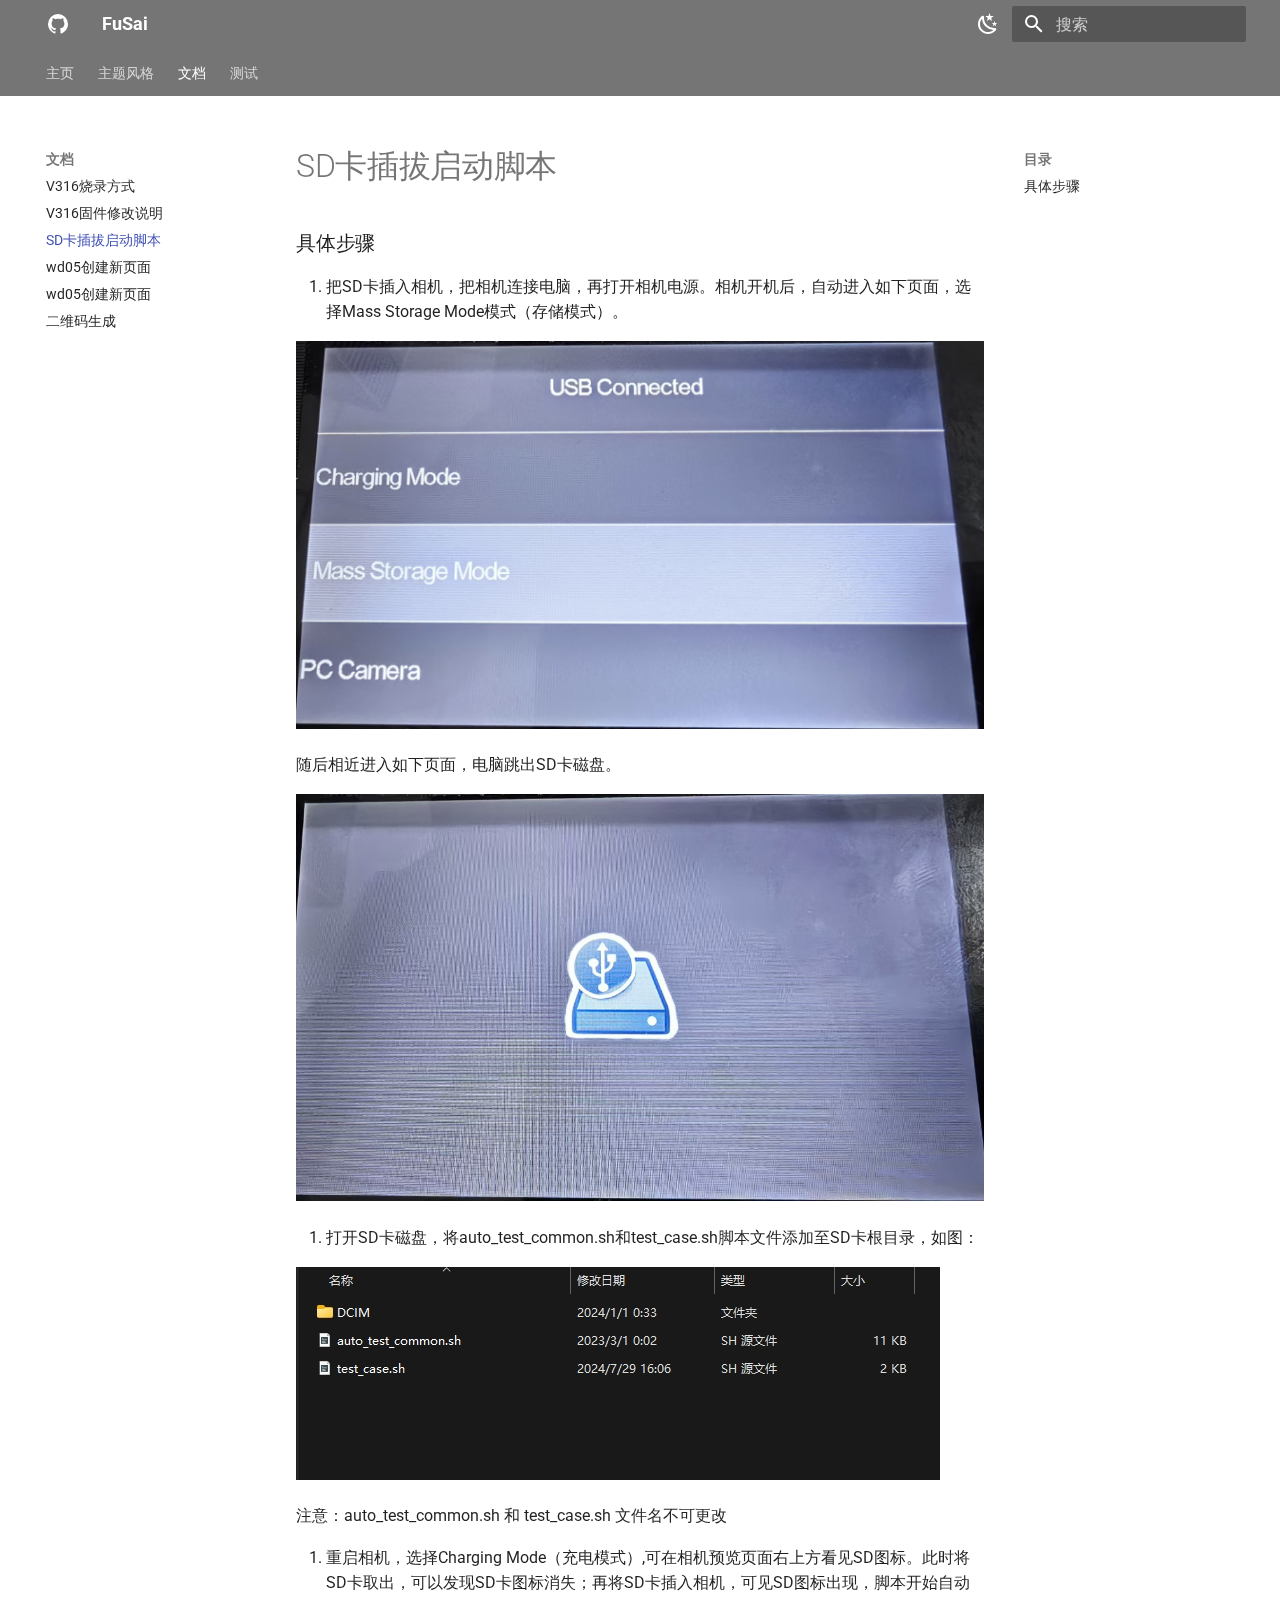
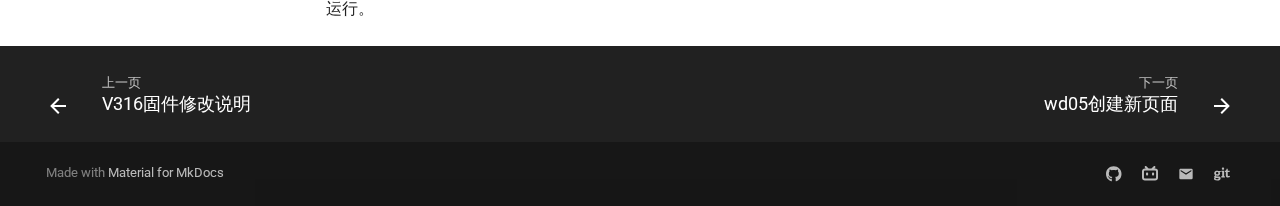
<file: SD卡插拔启动脚本/SD卡插拔启动脚本/index.html>
<!doctype html>
<html lang="zh" class="no-js">
  <head>
    
      <meta charset="utf-8">
      <meta name="viewport" content="width=device-width,initial-scale=1">
      
      
      
      
        <link rel="prev" href="../../Firmware_modification/Firmware_modification/">
      
      
        <link rel="next" href="../../wd05%E5%88%9B%E5%BB%BA%E6%96%B0%E9%A1%B5%E9%9D%A2/wd05%E5%88%9B%E5%BB%BA%E6%96%B0%E9%A1%B5%E9%9D%A2/">
      
      
      <link rel="icon" href="../../assets/images/favicon.png">
      <meta name="generator" content="mkdocs-1.6.0, mkdocs-material-9.5.29">
    
    
      
        <title>SD卡插拔启动脚本 - FuSai</title>
      
    
    
      <link rel="stylesheet" href="../../assets/stylesheets/main.76a95c52.min.css">
      
        
        <link rel="stylesheet" href="../../assets/stylesheets/palette.06af60db.min.css">
      
      


    
    
      
    
    
      
        
        
        <link rel="preconnect" href="https://fonts.gstatic.com" crossorigin>
        <link rel="stylesheet" href="https://fonts.googleapis.com/css?family=Roboto:300,300i,400,400i,700,700i%7CRoboto+Mono:400,400i,700,700i&display=fallback">
        <style>:root{--md-text-font:"Roboto";--md-code-font:"Roboto Mono"}</style>
      
    
    
      <link rel="stylesheet" href="../../extra.css">
    
    <script>__md_scope=new URL("../..",location),__md_hash=e=>[...e].reduce((e,_)=>(e<<5)-e+_.charCodeAt(0),0),__md_get=(e,_=localStorage,t=__md_scope)=>JSON.parse(_.getItem(t.pathname+"."+e)),__md_set=(e,_,t=localStorage,a=__md_scope)=>{try{t.setItem(a.pathname+"."+e,JSON.stringify(_))}catch(e){}}</script>
    
      

    
    
    
  </head>
  
  
    
    
      
    
    
    
    
    <body dir="ltr" data-md-color-scheme="default" data-md-color-primary="grey" data-md-color-accent="grey">
  
    
    <input class="md-toggle" data-md-toggle="drawer" type="checkbox" id="__drawer" autocomplete="off">
    <input class="md-toggle" data-md-toggle="search" type="checkbox" id="__search" autocomplete="off">
    <label class="md-overlay" for="__drawer"></label>
    <div data-md-component="skip">
      
        
        <a href="#_1" class="md-skip">
          跳转至
        </a>
      
    </div>
    <div data-md-component="announce">
      
    </div>
    
    
      

<header class="md-header" data-md-component="header">
  <nav class="md-header__inner md-grid" aria-label="页眉">
    <a href="../.." title="FuSai" class="md-header__button md-logo" aria-label="FuSai" data-md-component="logo">
      
  
  <svg xmlns="http://www.w3.org/2000/svg" viewBox="0 0 24 24"><path d="M12 2A10 10 0 0 0 2 12c0 4.42 2.87 8.17 6.84 9.5.5.08.66-.23.66-.5v-1.69c-2.77.6-3.36-1.34-3.36-1.34-.46-1.16-1.11-1.47-1.11-1.47-.91-.62.07-.6.07-.6 1 .07 1.53 1.03 1.53 1.03.87 1.52 2.34 1.07 2.91.83.09-.65.35-1.09.63-1.34-2.22-.25-4.55-1.11-4.55-4.92 0-1.11.38-2 1.03-2.71-.1-.25-.45-1.29.1-2.64 0 0 .84-.27 2.75 1.02.79-.22 1.65-.33 2.5-.33.85 0 1.71.11 2.5.33 1.91-1.29 2.75-1.02 2.75-1.02.55 1.35.2 2.39.1 2.64.65.71 1.03 1.6 1.03 2.71 0 3.82-2.34 4.66-4.57 4.91.36.31.69.92.69 1.85V21c0 .27.16.59.67.5C19.14 20.16 22 16.42 22 12A10 10 0 0 0 12 2Z"/></svg>

    </a>
    <label class="md-header__button md-icon" for="__drawer">
      
      <svg xmlns="http://www.w3.org/2000/svg" viewBox="0 0 24 24"><path d="M3 6h18v2H3V6m0 5h18v2H3v-2m0 5h18v2H3v-2Z"/></svg>
    </label>
    <div class="md-header__title" data-md-component="header-title">
      <div class="md-header__ellipsis">
        <div class="md-header__topic">
          <span class="md-ellipsis">
            FuSai
          </span>
        </div>
        <div class="md-header__topic" data-md-component="header-topic">
          <span class="md-ellipsis">
            
              SD卡插拔启动脚本
            
          </span>
        </div>
      </div>
    </div>
    
      
        <form class="md-header__option" data-md-component="palette">
  
    
    
    
    <input class="md-option" data-md-color-media="(prefers-color-scheme: light)" data-md-color-scheme="default" data-md-color-primary="grey" data-md-color-accent="grey"  aria-label="切换到暗色模式"  type="radio" name="__palette" id="__palette_0">
    
      <label class="md-header__button md-icon" title="切换到暗色模式" for="__palette_1" hidden>
        <svg xmlns="http://www.w3.org/2000/svg" viewBox="0 0 24 24"><path d="m17.75 4.09-2.53 1.94.91 3.06-2.63-1.81-2.63 1.81.91-3.06-2.53-1.94L12.44 4l1.06-3 1.06 3 3.19.09m3.5 6.91-1.64 1.25.59 1.98-1.7-1.17-1.7 1.17.59-1.98L15.75 11l2.06-.05L18.5 9l.69 1.95 2.06.05m-2.28 4.95c.83-.08 1.72 1.1 1.19 1.85-.32.45-.66.87-1.08 1.27C15.17 23 8.84 23 4.94 19.07c-3.91-3.9-3.91-10.24 0-14.14.4-.4.82-.76 1.27-1.08.75-.53 1.93.36 1.85 1.19-.27 2.86.69 5.83 2.89 8.02a9.96 9.96 0 0 0 8.02 2.89m-1.64 2.02a12.08 12.08 0 0 1-7.8-3.47c-2.17-2.19-3.33-5-3.49-7.82-2.81 3.14-2.7 7.96.31 10.98 3.02 3.01 7.84 3.12 10.98.31Z"/></svg>
      </label>
    
  
    
    
    
    <input class="md-option" data-md-color-media="(prefers-color-scheme: dark)" data-md-color-scheme="slate" data-md-color-primary="grey" data-md-color-accent="grey"  aria-label="切换到亮色模式"  type="radio" name="__palette" id="__palette_1">
    
      <label class="md-header__button md-icon" title="切换到亮色模式" for="__palette_0" hidden>
        <svg xmlns="http://www.w3.org/2000/svg" viewBox="0 0 24 24"><path d="M12 7a5 5 0 0 1 5 5 5 5 0 0 1-5 5 5 5 0 0 1-5-5 5 5 0 0 1 5-5m0 2a3 3 0 0 0-3 3 3 3 0 0 0 3 3 3 3 0 0 0 3-3 3 3 0 0 0-3-3m0-7 2.39 3.42C13.65 5.15 12.84 5 12 5c-.84 0-1.65.15-2.39.42L12 2M3.34 7l4.16-.35A7.2 7.2 0 0 0 5.94 8.5c-.44.74-.69 1.5-.83 2.29L3.34 7m.02 10 1.76-3.77a7.131 7.131 0 0 0 2.38 4.14L3.36 17M20.65 7l-1.77 3.79a7.023 7.023 0 0 0-2.38-4.15l4.15.36m-.01 10-4.14.36c.59-.51 1.12-1.14 1.54-1.86.42-.73.69-1.5.83-2.29L20.64 17M12 22l-2.41-3.44c.74.27 1.55.44 2.41.44.82 0 1.63-.17 2.37-.44L12 22Z"/></svg>
      </label>
    
  
</form>
      
    
    
      <script>var media,input,key,value,palette=__md_get("__palette");if(palette&&palette.color){"(prefers-color-scheme)"===palette.color.media&&(media=matchMedia("(prefers-color-scheme: light)"),input=document.querySelector(media.matches?"[data-md-color-media='(prefers-color-scheme: light)']":"[data-md-color-media='(prefers-color-scheme: dark)']"),palette.color.media=input.getAttribute("data-md-color-media"),palette.color.scheme=input.getAttribute("data-md-color-scheme"),palette.color.primary=input.getAttribute("data-md-color-primary"),palette.color.accent=input.getAttribute("data-md-color-accent"));for([key,value]of Object.entries(palette.color))document.body.setAttribute("data-md-color-"+key,value)}</script>
    
    
    
      <label class="md-header__button md-icon" for="__search">
        
        <svg xmlns="http://www.w3.org/2000/svg" viewBox="0 0 24 24"><path d="M9.5 3A6.5 6.5 0 0 1 16 9.5c0 1.61-.59 3.09-1.56 4.23l.27.27h.79l5 5-1.5 1.5-5-5v-.79l-.27-.27A6.516 6.516 0 0 1 9.5 16 6.5 6.5 0 0 1 3 9.5 6.5 6.5 0 0 1 9.5 3m0 2C7 5 5 7 5 9.5S7 14 9.5 14 14 12 14 9.5 12 5 9.5 5Z"/></svg>
      </label>
      <div class="md-search" data-md-component="search" role="dialog">
  <label class="md-search__overlay" for="__search"></label>
  <div class="md-search__inner" role="search">
    <form class="md-search__form" name="search">
      <input type="text" class="md-search__input" name="query" aria-label="搜索" placeholder="搜索" autocapitalize="off" autocorrect="off" autocomplete="off" spellcheck="false" data-md-component="search-query" required>
      <label class="md-search__icon md-icon" for="__search">
        
        <svg xmlns="http://www.w3.org/2000/svg" viewBox="0 0 24 24"><path d="M9.5 3A6.5 6.5 0 0 1 16 9.5c0 1.61-.59 3.09-1.56 4.23l.27.27h.79l5 5-1.5 1.5-5-5v-.79l-.27-.27A6.516 6.516 0 0 1 9.5 16 6.5 6.5 0 0 1 3 9.5 6.5 6.5 0 0 1 9.5 3m0 2C7 5 5 7 5 9.5S7 14 9.5 14 14 12 14 9.5 12 5 9.5 5Z"/></svg>
        
        <svg xmlns="http://www.w3.org/2000/svg" viewBox="0 0 24 24"><path d="M20 11v2H8l5.5 5.5-1.42 1.42L4.16 12l7.92-7.92L13.5 5.5 8 11h12Z"/></svg>
      </label>
      <nav class="md-search__options" aria-label="查找">
        
          <a href="javascript:void(0)" class="md-search__icon md-icon" title="分享" aria-label="分享" data-clipboard data-clipboard-text="" data-md-component="search-share" tabindex="-1">
            
            <svg xmlns="http://www.w3.org/2000/svg" viewBox="0 0 24 24"><path d="M18 16.08c-.76 0-1.44.3-1.96.77L8.91 12.7c.05-.23.09-.46.09-.7 0-.24-.04-.47-.09-.7l7.05-4.11c.54.5 1.25.81 2.04.81a3 3 0 0 0 3-3 3 3 0 0 0-3-3 3 3 0 0 0-3 3c0 .24.04.47.09.7L8.04 9.81C7.5 9.31 6.79 9 6 9a3 3 0 0 0-3 3 3 3 0 0 0 3 3c.79 0 1.5-.31 2.04-.81l7.12 4.15c-.05.21-.08.43-.08.66 0 1.61 1.31 2.91 2.92 2.91 1.61 0 2.92-1.3 2.92-2.91A2.92 2.92 0 0 0 18 16.08Z"/></svg>
          </a>
        
        <button type="reset" class="md-search__icon md-icon" title="清空当前内容" aria-label="清空当前内容" tabindex="-1">
          
          <svg xmlns="http://www.w3.org/2000/svg" viewBox="0 0 24 24"><path d="M19 6.41 17.59 5 12 10.59 6.41 5 5 6.41 10.59 12 5 17.59 6.41 19 12 13.41 17.59 19 19 17.59 13.41 12 19 6.41Z"/></svg>
        </button>
      </nav>
      
        <div class="md-search__suggest" data-md-component="search-suggest"></div>
      
    </form>
    <div class="md-search__output">
      <div class="md-search__scrollwrap" tabindex="0" data-md-scrollfix>
        <div class="md-search-result" data-md-component="search-result">
          <div class="md-search-result__meta">
            正在初始化搜索引擎
          </div>
          <ol class="md-search-result__list" role="presentation"></ol>
        </div>
      </div>
    </div>
  </div>
</div>
    
    
  </nav>
  
</header>
    
    <div class="md-container" data-md-component="container">
      
      
        
          
            
<nav class="md-tabs" aria-label="标签" data-md-component="tabs">
  <div class="md-grid">
    <ul class="md-tabs__list">
      
        
  
  
  
    <li class="md-tabs__item">
      <a href="../.." class="md-tabs__link">
        
  
    
  
  主页

      </a>
    </li>
  

      
        
  
  
  
    <li class="md-tabs__item">
      <a href="../../theme_style/theme_style/" class="md-tabs__link">
        
  
    
  
  主题风格

      </a>
    </li>
  

      
        
  
  
    
  
  
    
    
      <li class="md-tabs__item md-tabs__item--active">
        <a href="../../V316_download/V316_download/" class="md-tabs__link">
          
  
  文档

        </a>
      </li>
    
  

      
        
  
  
  
    
    
      <li class="md-tabs__item">
        <a href="../../test_1/test_1/" class="md-tabs__link">
          
  
  测试

        </a>
      </li>
    
  

      
    </ul>
  </div>
</nav>
          
        
      
      <main class="md-main" data-md-component="main">
        <div class="md-main__inner md-grid">
          
            
              
              <div class="md-sidebar md-sidebar--primary" data-md-component="sidebar" data-md-type="navigation" >
                <div class="md-sidebar__scrollwrap">
                  <div class="md-sidebar__inner">
                    


  


<nav class="md-nav md-nav--primary md-nav--lifted" aria-label="导航栏" data-md-level="0">
  <label class="md-nav__title" for="__drawer">
    <a href="../.." title="FuSai" class="md-nav__button md-logo" aria-label="FuSai" data-md-component="logo">
      
  
  <svg xmlns="http://www.w3.org/2000/svg" viewBox="0 0 24 24"><path d="M12 2A10 10 0 0 0 2 12c0 4.42 2.87 8.17 6.84 9.5.5.08.66-.23.66-.5v-1.69c-2.77.6-3.36-1.34-3.36-1.34-.46-1.16-1.11-1.47-1.11-1.47-.91-.62.07-.6.07-.6 1 .07 1.53 1.03 1.53 1.03.87 1.52 2.34 1.07 2.91.83.09-.65.35-1.09.63-1.34-2.22-.25-4.55-1.11-4.55-4.92 0-1.11.38-2 1.03-2.71-.1-.25-.45-1.29.1-2.64 0 0 .84-.27 2.75 1.02.79-.22 1.65-.33 2.5-.33.85 0 1.71.11 2.5.33 1.91-1.29 2.75-1.02 2.75-1.02.55 1.35.2 2.39.1 2.64.65.71 1.03 1.6 1.03 2.71 0 3.82-2.34 4.66-4.57 4.91.36.31.69.92.69 1.85V21c0 .27.16.59.67.5C19.14 20.16 22 16.42 22 12A10 10 0 0 0 12 2Z"/></svg>

    </a>
    FuSai
  </label>
  
  <ul class="md-nav__list" data-md-scrollfix>
    
      
      
  
  
  
  
    <li class="md-nav__item">
      <a href="../.." class="md-nav__link">
        
  
  <span class="md-ellipsis">
    主页
  </span>
  

      </a>
    </li>
  

    
      
      
  
  
  
  
    <li class="md-nav__item">
      <a href="../../theme_style/theme_style/" class="md-nav__link">
        
  
  <span class="md-ellipsis">
    主题风格
  </span>
  

      </a>
    </li>
  

    
      
      
  
  
    
  
  
  
    
    
    
      
        
        
      
      
        
      
    
    
      
    
    <li class="md-nav__item md-nav__item--active md-nav__item--section md-nav__item--nested">
      
        
        
        <input class="md-nav__toggle md-toggle " type="checkbox" id="__nav_3" checked>
        
          
          <label class="md-nav__link" for="__nav_3" id="__nav_3_label" tabindex="">
            
  
  <span class="md-ellipsis">
    文档
  </span>
  

            <span class="md-nav__icon md-icon"></span>
          </label>
        
        <nav class="md-nav" data-md-level="1" aria-labelledby="__nav_3_label" aria-expanded="true">
          <label class="md-nav__title" for="__nav_3">
            <span class="md-nav__icon md-icon"></span>
            文档
          </label>
          <ul class="md-nav__list" data-md-scrollfix>
            
              
                
  
  
  
  
    <li class="md-nav__item">
      <a href="../../V316_download/V316_download/" class="md-nav__link">
        
  
  <span class="md-ellipsis">
    V316烧录方式
  </span>
  

      </a>
    </li>
  

              
            
              
                
  
  
  
  
    <li class="md-nav__item">
      <a href="../../Firmware_modification/Firmware_modification/" class="md-nav__link">
        
  
  <span class="md-ellipsis">
    V316固件修改说明
  </span>
  

      </a>
    </li>
  

              
            
              
                
  
  
    
  
  
  
    <li class="md-nav__item md-nav__item--active">
      
      <input class="md-nav__toggle md-toggle" type="checkbox" id="__toc">
      
      
      
        <label class="md-nav__link md-nav__link--active" for="__toc">
          
  
  <span class="md-ellipsis">
    SD卡插拔启动脚本
  </span>
  

          <span class="md-nav__icon md-icon"></span>
        </label>
      
      <a href="./" class="md-nav__link md-nav__link--active">
        
  
  <span class="md-ellipsis">
    SD卡插拔启动脚本
  </span>
  

      </a>
      
        

<nav class="md-nav md-nav--secondary" aria-label="目录">
  
  
  
  
    <label class="md-nav__title" for="__toc">
      <span class="md-nav__icon md-icon"></span>
      目录
    </label>
    <ul class="md-nav__list" data-md-component="toc" data-md-scrollfix>
      
        <li class="md-nav__item">
  <a href="#_1" class="md-nav__link">
    <span class="md-ellipsis">
      具体步骤
    </span>
  </a>
  
</li>
      
    </ul>
  
</nav>
      
    </li>
  

              
            
              
                
  
  
  
  
    <li class="md-nav__item">
      <a href="../../wd05%E5%88%9B%E5%BB%BA%E6%96%B0%E9%A1%B5%E9%9D%A2/wd05%E5%88%9B%E5%BB%BA%E6%96%B0%E9%A1%B5%E9%9D%A2/" class="md-nav__link">
        
  
  <span class="md-ellipsis">
    wd05创建新页面
  </span>
  

      </a>
    </li>
  

              
            
              
                
  
  
  
  
    <li class="md-nav__item">
      <a href="../../wd05%E5%88%9B%E5%BB%BA%E6%96%B0%E9%A1%B5%E9%9D%A2/%E8%A7%A6%E6%91%B8%E6%8B%8D%E7%85%A7%2B%E8%A7%A6%E6%91%B8%E5%AE%9A%E7%84%A6/" class="md-nav__link">
        
  
  <span class="md-ellipsis">
    wd05创建新页面
  </span>
  

      </a>
    </li>
  

              
            
              
                
  
  
  
  
    <li class="md-nav__item">
      <a href="../../%E4%BA%8C%E7%BB%B4%E7%A0%81%E7%94%9F%E6%88%90/%E4%BA%8C%E7%BB%B4%E7%A0%81%E7%94%9F%E6%88%90/" class="md-nav__link">
        
  
  <span class="md-ellipsis">
    二维码生成
  </span>
  

      </a>
    </li>
  

              
            
          </ul>
        </nav>
      
    </li>
  

    
      
      
  
  
  
  
    
    
    
      
      
        
      
    
    
      
        
        
      
    
    <li class="md-nav__item md-nav__item--pruned md-nav__item--nested">
      
        
  
  
    <a href="../../test_1/test_1/" class="md-nav__link">
      
  
  <span class="md-ellipsis">
    测试
  </span>
  

      
        <span class="md-nav__icon md-icon"></span>
      
    </a>
  

      
    </li>
  

    
  </ul>
</nav>
                  </div>
                </div>
              </div>
            
            
              
              <div class="md-sidebar md-sidebar--secondary" data-md-component="sidebar" data-md-type="toc" >
                <div class="md-sidebar__scrollwrap">
                  <div class="md-sidebar__inner">
                    

<nav class="md-nav md-nav--secondary" aria-label="目录">
  
  
  
  
    <label class="md-nav__title" for="__toc">
      <span class="md-nav__icon md-icon"></span>
      目录
    </label>
    <ul class="md-nav__list" data-md-component="toc" data-md-scrollfix>
      
        <li class="md-nav__item">
  <a href="#_1" class="md-nav__link">
    <span class="md-ellipsis">
      具体步骤
    </span>
  </a>
  
</li>
      
    </ul>
  
</nav>
                  </div>
                </div>
              </div>
            
          
          
            <div class="md-content" data-md-component="content">
              <article class="md-content__inner md-typeset">
                
                  


  <h1>SD卡插拔启动脚本</h1>

<h3 id="_1">具体步骤<a class="headerlink" href="#_1" title="Permanent link">&para;</a></h3>
<ol>
<li>把SD卡插入相机，把相机连接电脑，再打开相机电源。相机开机后，自动进入如下页面，选择Mass Storage Mode模式（存储模式）。</li>
</ol>
<p><img alt="f6f362d54162311cc930d2ecc643c55" src="../assets/f6f362d54162311cc930d2ecc643c55.jpg" /></p>
<p>随后相近进入如下页面，电脑跳出SD卡磁盘。</p>
<p><img alt="260d166eb06c03af6cd3c2b2aca36fa" src="../assets/260d166eb06c03af6cd3c2b2aca36fa.jpg" /></p>
<ol>
<li>打开SD卡磁盘，将auto_test_common.sh和test_case.sh脚本文件添加至SD卡根目录，如图：</li>
</ol>
<p><img alt="image-20240729163023820" src="../assets/image-20240729163023820.png" /></p>
<p>注意：auto_test_common.sh 和 test_case.sh 文件名不可更改</p>
<ol>
<li>重启相机，选择Charging Mode（充电模式）,可在相机预览页面右上方看见SD图标。此时将SD卡取出，可以发现SD卡图标消失；再将SD卡插入相机，可见SD图标出现，脚本开始自动运行。</li>
</ol>












                
              </article>
            </div>
          
          
<script>var target=document.getElementById(location.hash.slice(1));target&&target.name&&(target.checked=target.name.startsWith("__tabbed_"))</script>
        </div>
        
          <button type="button" class="md-top md-icon" data-md-component="top" hidden>
  
  <svg xmlns="http://www.w3.org/2000/svg" viewBox="0 0 24 24"><path d="M13 20h-2V8l-5.5 5.5-1.42-1.42L12 4.16l7.92 7.92-1.42 1.42L13 8v12Z"/></svg>
  回到页面顶部
</button>
        
      </main>
      
        <footer class="md-footer">
  
    
      
      <nav class="md-footer__inner md-grid" aria-label="页脚" >
        
          
          <a href="../../Firmware_modification/Firmware_modification/" class="md-footer__link md-footer__link--prev" aria-label="上一页: V316固件修改说明">
            <div class="md-footer__button md-icon">
              
              <svg xmlns="http://www.w3.org/2000/svg" viewBox="0 0 24 24"><path d="M20 11v2H8l5.5 5.5-1.42 1.42L4.16 12l7.92-7.92L13.5 5.5 8 11h12Z"/></svg>
            </div>
            <div class="md-footer__title">
              <span class="md-footer__direction">
                上一页
              </span>
              <div class="md-ellipsis">
                V316固件修改说明
              </div>
            </div>
          </a>
        
        
          
          <a href="../../wd05%E5%88%9B%E5%BB%BA%E6%96%B0%E9%A1%B5%E9%9D%A2/wd05%E5%88%9B%E5%BB%BA%E6%96%B0%E9%A1%B5%E9%9D%A2/" class="md-footer__link md-footer__link--next" aria-label="下一页: wd05创建新页面">
            <div class="md-footer__title">
              <span class="md-footer__direction">
                下一页
              </span>
              <div class="md-ellipsis">
                wd05创建新页面
              </div>
            </div>
            <div class="md-footer__button md-icon">
              
              <svg xmlns="http://www.w3.org/2000/svg" viewBox="0 0 24 24"><path d="M4 11v2h12l-5.5 5.5 1.42 1.42L19.84 12l-7.92-7.92L10.5 5.5 16 11H4Z"/></svg>
            </div>
          </a>
        
      </nav>
    
  
  <div class="md-footer-meta md-typeset">
    <div class="md-footer-meta__inner md-grid">
      <div class="md-copyright">
  
  
    Made with
    <a href="https://squidfunk.github.io/mkdocs-material/" target="_blank" rel="noopener">
      Material for MkDocs
    </a>
  
</div>
      
        <div class="md-social">
  
    
    
    
    
    <a href="" target="_blank" rel="noopener" title="GitHub" class="md-social__link">
      <svg xmlns="http://www.w3.org/2000/svg" viewBox="0 0 496 512"><!--! Font Awesome Free 6.5.2 by @fontawesome - https://fontawesome.com License - https://fontawesome.com/license/free (Icons: CC BY 4.0, Fonts: SIL OFL 1.1, Code: MIT License) Copyright 2024 Fonticons, Inc.--><path d="M165.9 397.4c0 2-2.3 3.6-5.2 3.6-3.3.3-5.6-1.3-5.6-3.6 0-2 2.3-3.6 5.2-3.6 3-.3 5.6 1.3 5.6 3.6zm-31.1-4.5c-.7 2 1.3 4.3 4.3 4.9 2.6 1 5.6 0 6.2-2s-1.3-4.3-4.3-5.2c-2.6-.7-5.5.3-6.2 2.3zm44.2-1.7c-2.9.7-4.9 2.6-4.6 4.9.3 2 2.9 3.3 5.9 2.6 2.9-.7 4.9-2.6 4.6-4.6-.3-1.9-3-3.2-5.9-2.9zM244.8 8C106.1 8 0 113.3 0 252c0 110.9 69.8 205.8 169.5 239.2 12.8 2.3 17.3-5.6 17.3-12.1 0-6.2-.3-40.4-.3-61.4 0 0-70 15-84.7-29.8 0 0-11.4-29.1-27.8-36.6 0 0-22.9-15.7 1.6-15.4 0 0 24.9 2 38.6 25.8 21.9 38.6 58.6 27.5 72.9 20.9 2.3-16 8.8-27.1 16-33.7-55.9-6.2-112.3-14.3-112.3-110.5 0-27.5 7.6-41.3 23.6-58.9-2.6-6.5-11.1-33.3 2.6-67.9 20.9-6.5 69 27 69 27 20-5.6 41.5-8.5 62.8-8.5s42.8 2.9 62.8 8.5c0 0 48.1-33.6 69-27 13.7 34.7 5.2 61.4 2.6 67.9 16 17.7 25.8 31.5 25.8 58.9 0 96.5-58.9 104.2-114.8 110.5 9.2 7.9 17 22.9 17 46.4 0 33.7-.3 75.4-.3 83.6 0 6.5 4.6 14.4 17.3 12.1C428.2 457.8 496 362.9 496 252 496 113.3 383.5 8 244.8 8zM97.2 352.9c-1.3 1-1 3.3.7 5.2 1.6 1.6 3.9 2.3 5.2 1 1.3-1 1-3.3-.7-5.2-1.6-1.6-3.9-2.3-5.2-1zm-10.8-8.1c-.7 1.3.3 2.9 2.3 3.9 1.6 1 3.6.7 4.3-.7.7-1.3-.3-2.9-2.3-3.9-2-.6-3.6-.3-4.3.7zm32.4 35.6c-1.6 1.3-1 4.3 1.3 6.2 2.3 2.3 5.2 2.6 6.5 1 1.3-1.3.7-4.3-1.3-6.2-2.2-2.3-5.2-2.6-6.5-1zm-11.4-14.7c-1.6 1-1.6 3.6 0 5.9 1.6 2.3 4.3 3.3 5.6 2.3 1.6-1.3 1.6-3.9 0-6.2-1.4-2.3-4-3.3-5.6-2z"/></svg>
    </a>
  
    
    
    
    
    <a href="" target="_blank" rel="noopener" title="Bilibili" class="md-social__link">
      <svg xmlns="http://www.w3.org/2000/svg" viewBox="0 0 512 512"><!--! Font Awesome Free 6.5.2 by @fontawesome - https://fontawesome.com License - https://fontawesome.com/license/free (Icons: CC BY 4.0, Fonts: SIL OFL 1.1, Code: MIT License) Copyright 2024 Fonticons, Inc.--><path d="M488.6 104.1c16.7 18.1 24.4 39.7 23.3 65.7v202.4c-.4 26.4-9.2 48.1-26.5 65.1-17.2 17-39.1 25.9-65.5 26.7H92.02c-26.45-.8-48.21-9.8-65.28-27.2C9.682 419.4.767 396.5 0 368.2V169.8c.767-26 9.682-47.6 26.74-65.7C43.81 87.75 65.57 78.77 92.02 78h29.38L96.05 52.19c-5.75-5.73-8.63-13-8.63-21.79 0-8.8 2.88-16.06 8.63-21.797C101.8 2.868 109.1 0 117.9 0s16.1 2.868 21.9 8.603L213.1 78h88l74.5-69.397C381.7 2.868 389.2 0 398 0c8.8 0 16.1 2.868 21.9 8.603 5.7 5.737 8.6 12.997 8.6 21.797 0 8.79-2.9 16.06-8.6 21.79L394.6 78h29.3c26.4.77 48 9.75 64.7 26.1zm-38.8 69.7c-.4-9.6-3.7-17.4-10.7-23.5-5.2-6.1-14-9.4-22.7-9.8H96.05c-9.59.4-17.45 3.7-23.58 9.8-6.14 6.1-9.4 13.9-9.78 23.5v194.4c0 9.2 3.26 17 9.78 23.5s14.38 9.8 23.58 9.8H416.4c9.2 0 17-3.3 23.3-9.8 6.3-6.5 9.7-14.3 10.1-23.5V173.8zm-264.3 42.7c6.3 6.3 9.7 14.1 10.1 23.2V273c-.4 9.2-3.7 16.9-9.8 23.2-6.2 6.3-14 9.5-23.6 9.5-9.6 0-17.5-3.2-23.6-9.5-6.1-6.3-9.4-14-9.8-23.2v-33.3c.4-9.1 3.8-16.9 10.1-23.2 6.3-6.3 13.2-9.6 23.3-10 9.2.4 17 3.7 23.3 10zm191.5 0c6.3 6.3 9.7 14.1 10.1 23.2V273c-.4 9.2-3.7 16.9-9.8 23.2-6.1 6.3-14 9.5-23.6 9.5-9.6 0-17.4-3.2-23.6-9.5-7-6.3-9.4-14-9.7-23.2v-33.3c.3-9.1 3.7-16.9 10-23.2 6.3-6.3 14.1-9.6 23.3-10 9.2.4 17 3.7 23.3 10z"/></svg>
    </a>
  
    
    
    
    
    <a href="<807053269@qq.com>" target="_blank" rel="noopener" title="Email" class="md-social__link">
      <svg xmlns="http://www.w3.org/2000/svg" viewBox="0 0 24 24"><path d="m20 8-8 5-8-5V6l8 5 8-5m0-2H4c-1.11 0-2 .89-2 2v12a2 2 0 0 0 2 2h16a2 2 0 0 0 2-2V6a2 2 0 0 0-2-2Z"/></svg>
    </a>
  
    
    
    
    
    <a href="https://gitee.com/" target="_blank" rel="noopener" title="gitee" class="md-social__link">
      <svg xmlns="http://www.w3.org/2000/svg" viewBox="0 0 512 512"><!--! Font Awesome Free 6.5.2 by @fontawesome - https://fontawesome.com License - https://fontawesome.com/license/free (Icons: CC BY 4.0, Fonts: SIL OFL 1.1, Code: MIT License) Copyright 2024 Fonticons, Inc.--><path d="M216.29 158.39H137C97 147.9 6.51 150.63 6.51 233.18c0 30.09 15 51.23 35 61-25.1 23-37 33.85-37 49.21 0 11 4.47 21.14 17.89 26.81C8.13 383.61 0 393.35 0 411.65c0 32.11 28.05 50.82 101.63 50.82 70.75 0 111.79-26.42 111.79-73.18 0-58.66-45.16-56.5-151.63-63l13.43-21.55c27.27 7.58 118.7 10 118.7-67.89 0-18.7-7.73-31.71-15-41.07l37.41-2.84zm-63.42 241.9c0 32.06-104.89 32.1-104.89 2.43 0-8.14 5.27-15 10.57-21.54 77.71 5.3 94.32 3.37 94.32 19.11zm-50.81-134.58c-52.8 0-50.46-71.16 1.2-71.16 49.54 0 50.82 71.16-1.2 71.16zm133.3 100.51v-32.1c26.75-3.66 27.24-2 27.24-11V203.61c0-8.5-2.05-7.38-27.24-16.26l4.47-32.92H324v168.71c0 6.51.4 7.32 6.51 8.14l20.73 2.84v32.1zm52.45-244.31c-23.17 0-36.59-13.43-36.59-36.61s13.42-35.77 36.59-35.77c23.58 0 37 12.62 37 35.77s-13.42 36.61-37 36.61zM512 350.46c-17.49 8.53-43.1 16.26-66.28 16.26-48.38 0-66.67-19.5-66.67-65.46V194.75c0-5.42 1.05-4.06-31.71-4.06V154.5c35.78-4.07 50-22 54.47-66.27h38.63c0 65.83-1.34 61.81 3.26 61.81H501v40.65h-60.56v97.15c0 6.92-4.92 51.41 60.57 26.84z"/></svg>
    </a>
  
</div>
      
    </div>
  </div>
</footer>
      
    </div>
    <div class="md-dialog" data-md-component="dialog">
      <div class="md-dialog__inner md-typeset"></div>
    </div>
    
    
    <script id="__config" type="application/json">{"base": "../..", "features": ["navigation.instant", "navigation.tabs", "navigation.tracking", "navigation.sections", "navigation.expand", "navigation.prune", "toc.follow", "navigation.top", "search.suggest", "search.highlight", "search.share", "navigation.footer", "content.code.copy"], "search": "../../assets/javascripts/workers/search.b8dbb3d2.min.js", "translations": {"clipboard.copied": "\u5df2\u590d\u5236", "clipboard.copy": "\u590d\u5236", "search.result.more.one": "\u5728\u8be5\u9875\u4e0a\u8fd8\u6709 1 \u4e2a\u7b26\u5408\u6761\u4ef6\u7684\u7ed3\u679c", "search.result.more.other": "\u5728\u8be5\u9875\u4e0a\u8fd8\u6709 # \u4e2a\u7b26\u5408\u6761\u4ef6\u7684\u7ed3\u679c", "search.result.none": "\u6ca1\u6709\u627e\u5230\u7b26\u5408\u6761\u4ef6\u7684\u7ed3\u679c", "search.result.one": "\u627e\u5230 1 \u4e2a\u7b26\u5408\u6761\u4ef6\u7684\u7ed3\u679c", "search.result.other": "# \u4e2a\u7b26\u5408\u6761\u4ef6\u7684\u7ed3\u679c", "search.result.placeholder": "\u952e\u5165\u4ee5\u5f00\u59cb\u641c\u7d22", "search.result.term.missing": "\u7f3a\u5c11", "select.version": "\u9009\u62e9\u5f53\u524d\u7248\u672c"}}</script>
    
    
      <script src="../../assets/javascripts/bundle.fe8b6f2b.min.js"></script>
      
    
  </body>
</html>
</file>
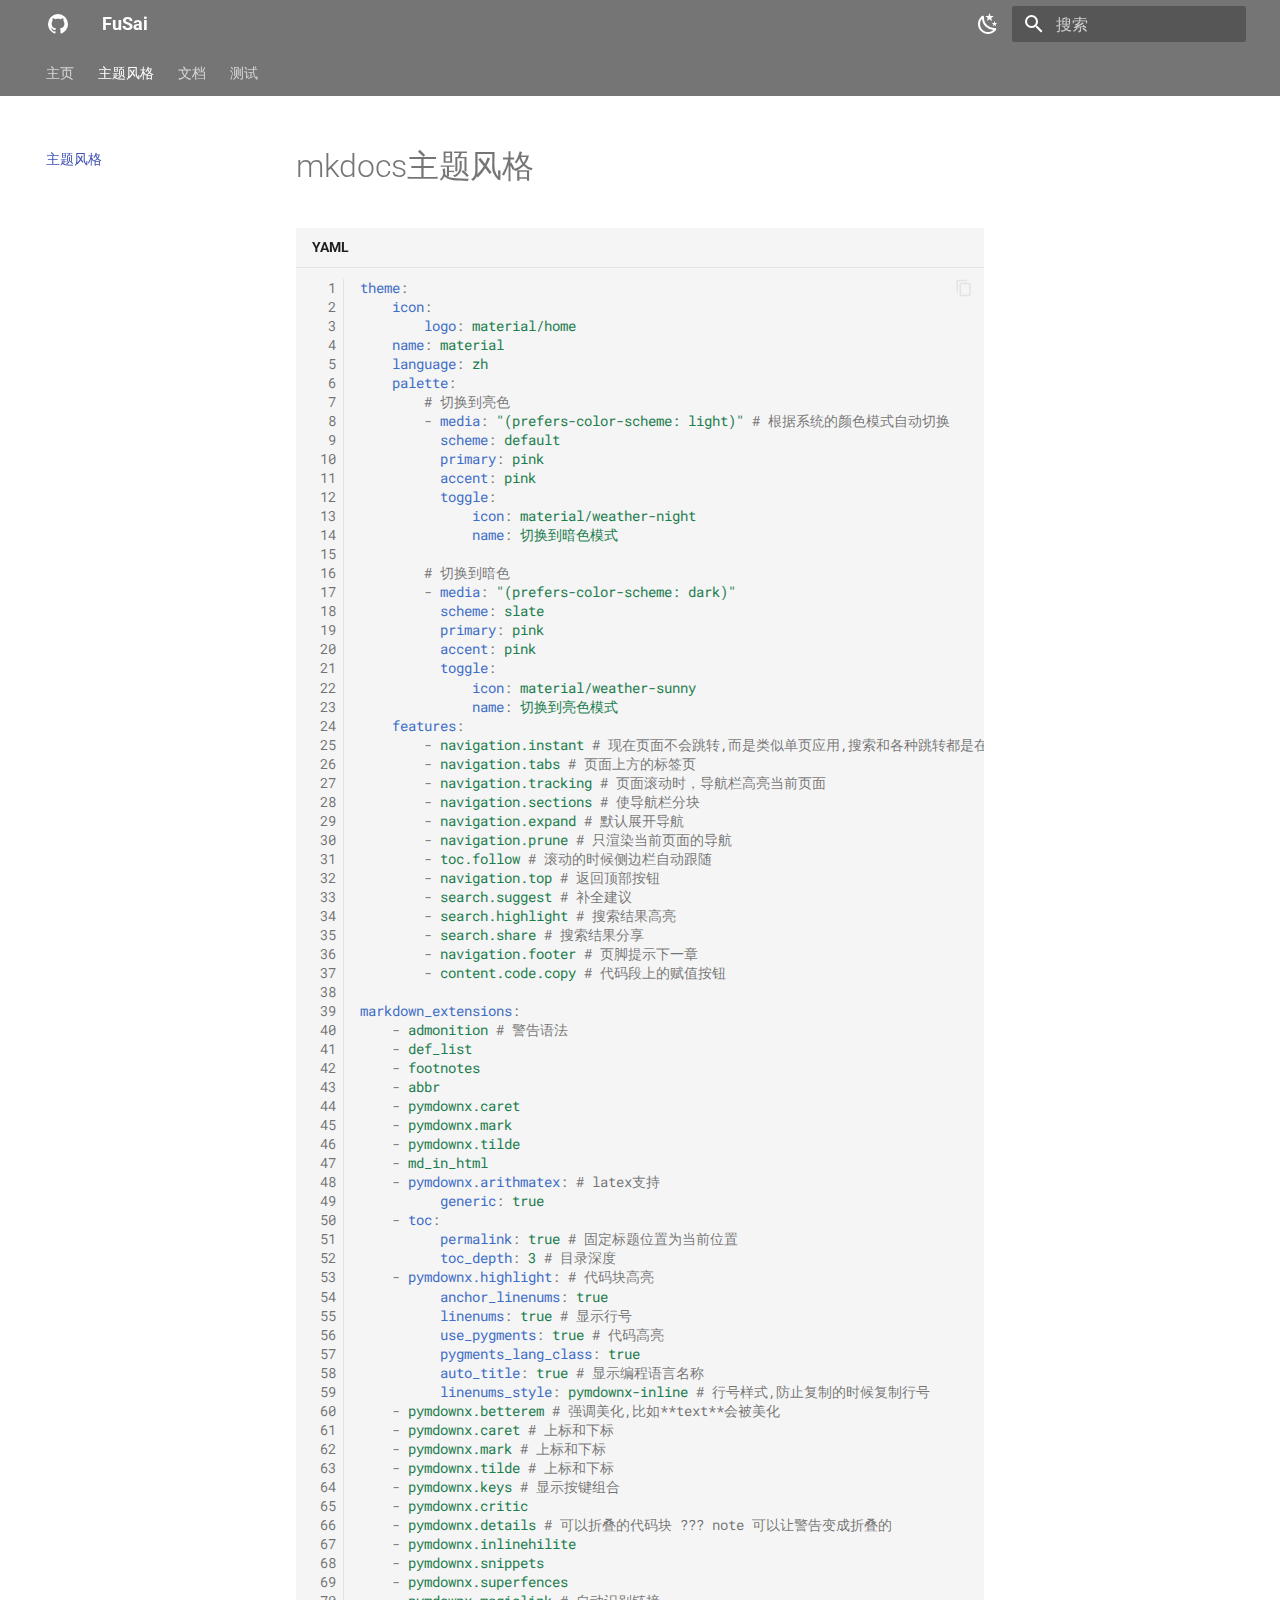
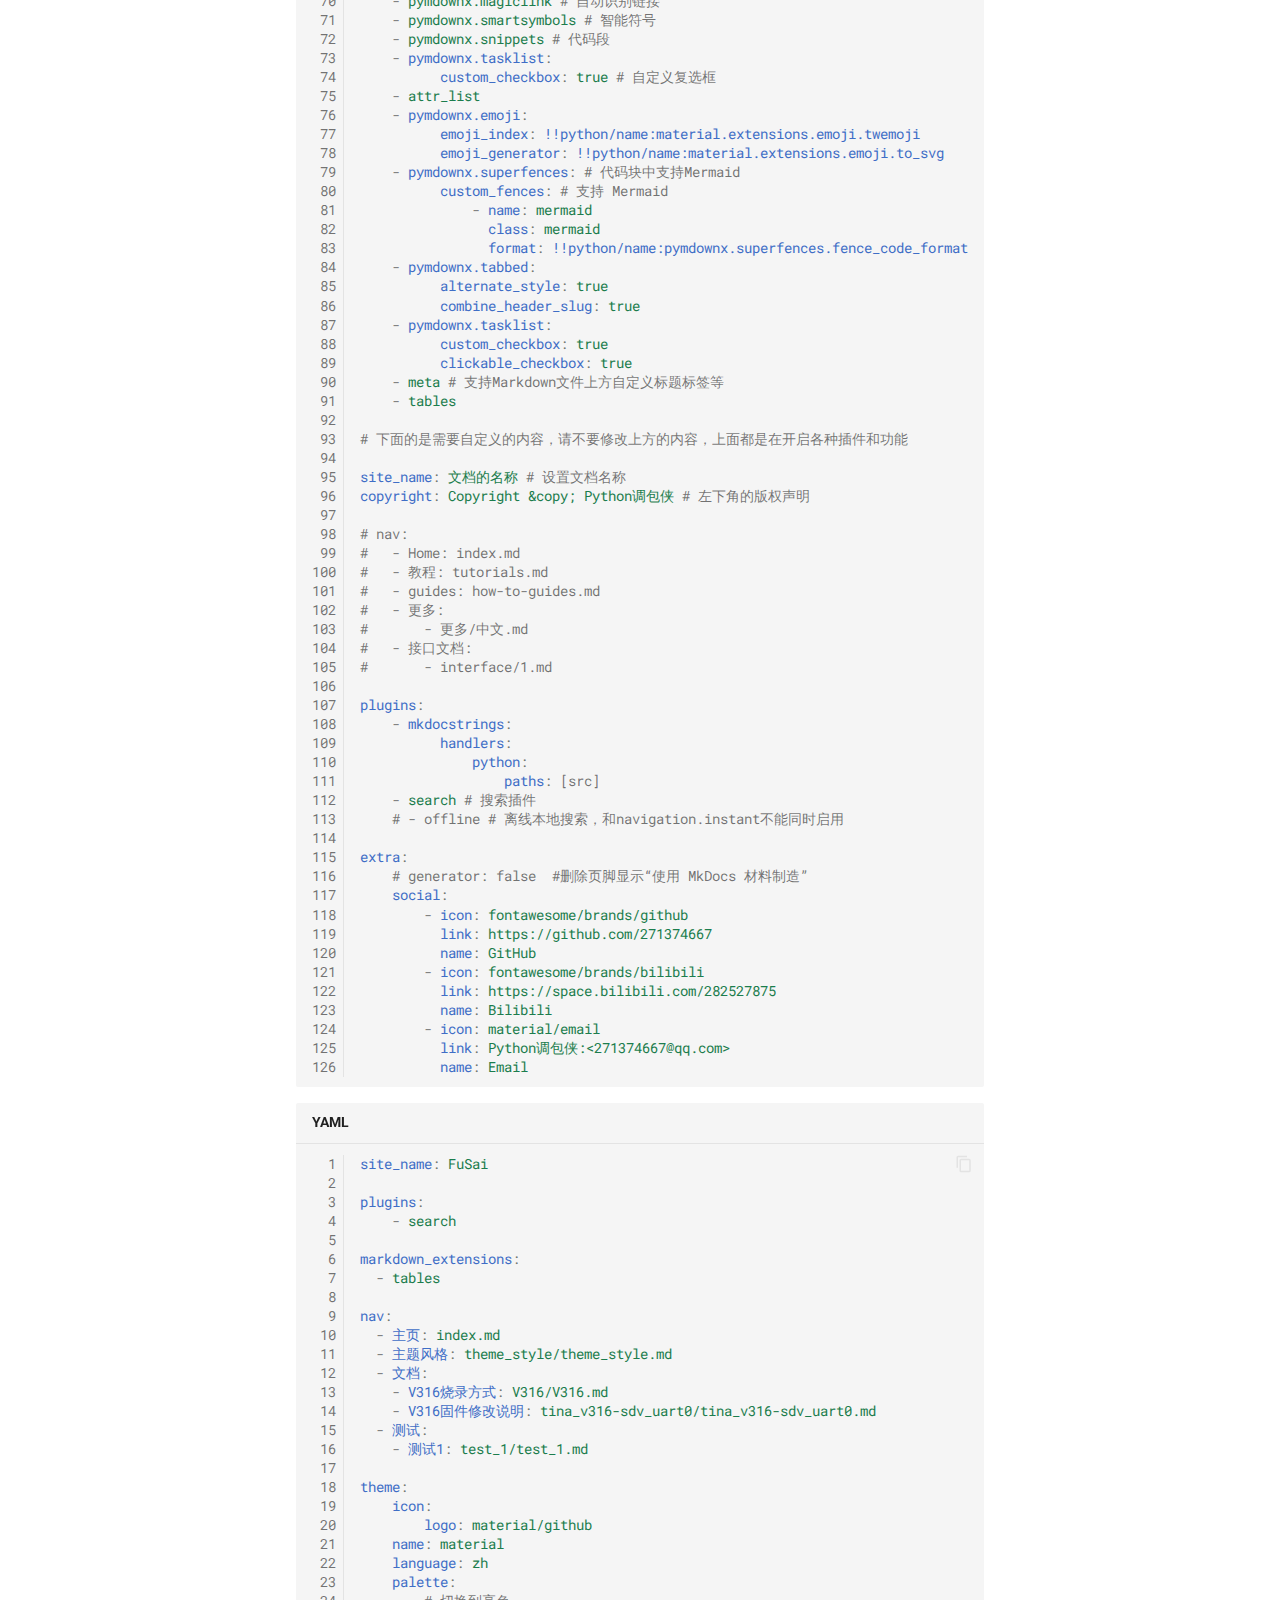
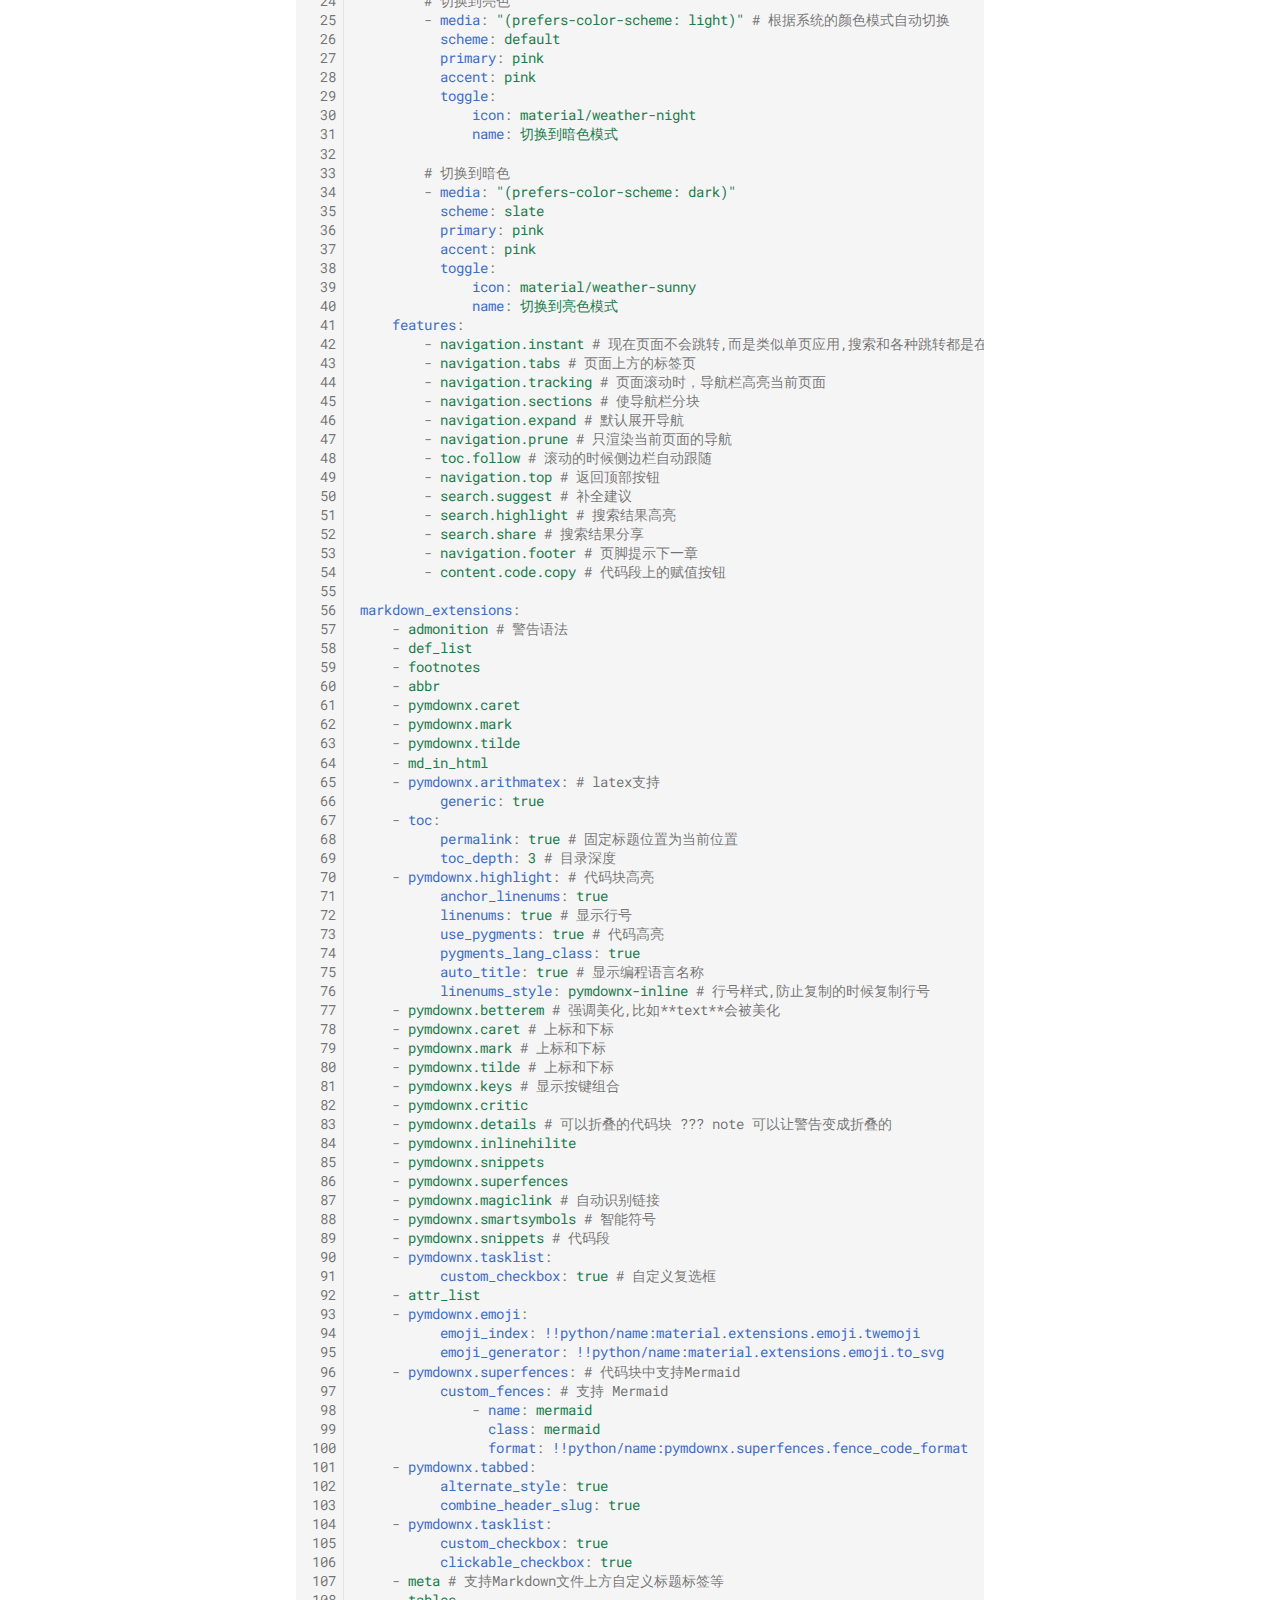
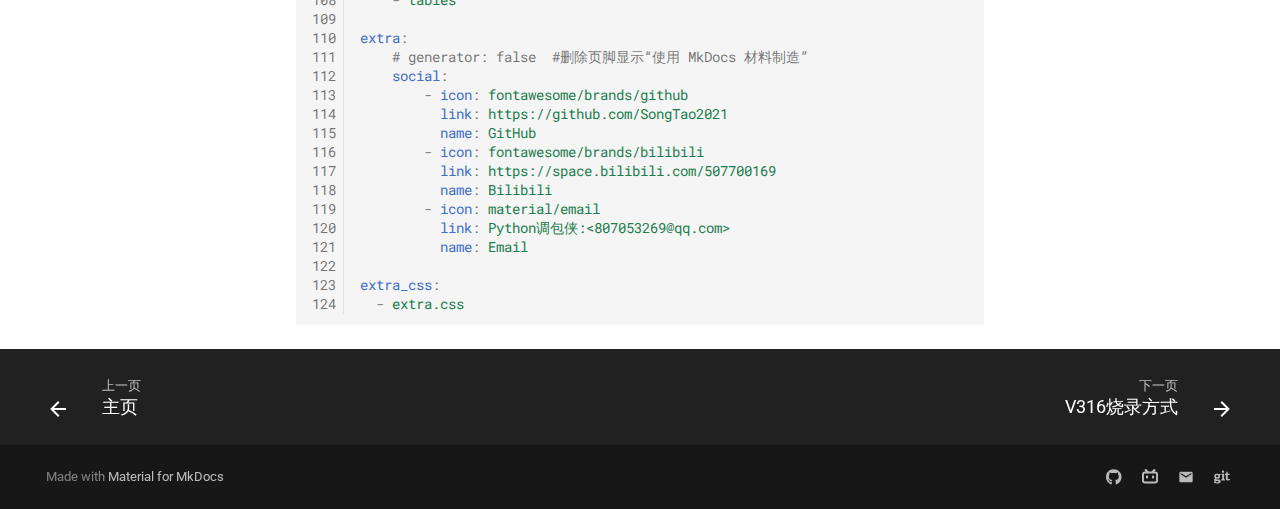
<file: theme_style/theme_style/index.html>
<!doctype html>
<html lang="zh" class="no-js">
  <head>
    
      <meta charset="utf-8">
      <meta name="viewport" content="width=device-width,initial-scale=1">
      
      
      
      
        <link rel="prev" href="../..">
      
      
        <link rel="next" href="../../V316_download/V316_download/">
      
      
      <link rel="icon" href="../../assets/images/favicon.png">
      <meta name="generator" content="mkdocs-1.6.0, mkdocs-material-9.5.29">
    
    
      
        <title>主题风格 - FuSai</title>
      
    
    
      <link rel="stylesheet" href="../../assets/stylesheets/main.76a95c52.min.css">
      
        
        <link rel="stylesheet" href="../../assets/stylesheets/palette.06af60db.min.css">
      
      


    
    
      
    
    
      
        
        
        <link rel="preconnect" href="https://fonts.gstatic.com" crossorigin>
        <link rel="stylesheet" href="https://fonts.googleapis.com/css?family=Roboto:300,300i,400,400i,700,700i%7CRoboto+Mono:400,400i,700,700i&display=fallback">
        <style>:root{--md-text-font:"Roboto";--md-code-font:"Roboto Mono"}</style>
      
    
    
      <link rel="stylesheet" href="../../extra.css">
    
    <script>__md_scope=new URL("../..",location),__md_hash=e=>[...e].reduce((e,_)=>(e<<5)-e+_.charCodeAt(0),0),__md_get=(e,_=localStorage,t=__md_scope)=>JSON.parse(_.getItem(t.pathname+"."+e)),__md_set=(e,_,t=localStorage,a=__md_scope)=>{try{t.setItem(a.pathname+"."+e,JSON.stringify(_))}catch(e){}}</script>
    
      

    
    
    
  </head>
  
  
    
    
      
    
    
    
    
    <body dir="ltr" data-md-color-scheme="default" data-md-color-primary="grey" data-md-color-accent="grey">
  
    
    <input class="md-toggle" data-md-toggle="drawer" type="checkbox" id="__drawer" autocomplete="off">
    <input class="md-toggle" data-md-toggle="search" type="checkbox" id="__search" autocomplete="off">
    <label class="md-overlay" for="__drawer"></label>
    <div data-md-component="skip">
      
        
        <a href="#mkdocs" class="md-skip">
          跳转至
        </a>
      
    </div>
    <div data-md-component="announce">
      
    </div>
    
    
      

<header class="md-header" data-md-component="header">
  <nav class="md-header__inner md-grid" aria-label="页眉">
    <a href="../.." title="FuSai" class="md-header__button md-logo" aria-label="FuSai" data-md-component="logo">
      
  
  <svg xmlns="http://www.w3.org/2000/svg" viewBox="0 0 24 24"><path d="M12 2A10 10 0 0 0 2 12c0 4.42 2.87 8.17 6.84 9.5.5.08.66-.23.66-.5v-1.69c-2.77.6-3.36-1.34-3.36-1.34-.46-1.16-1.11-1.47-1.11-1.47-.91-.62.07-.6.07-.6 1 .07 1.53 1.03 1.53 1.03.87 1.52 2.34 1.07 2.91.83.09-.65.35-1.09.63-1.34-2.22-.25-4.55-1.11-4.55-4.92 0-1.11.38-2 1.03-2.71-.1-.25-.45-1.29.1-2.64 0 0 .84-.27 2.75 1.02.79-.22 1.65-.33 2.5-.33.85 0 1.71.11 2.5.33 1.91-1.29 2.75-1.02 2.75-1.02.55 1.35.2 2.39.1 2.64.65.71 1.03 1.6 1.03 2.71 0 3.82-2.34 4.66-4.57 4.91.36.31.69.92.69 1.85V21c0 .27.16.59.67.5C19.14 20.16 22 16.42 22 12A10 10 0 0 0 12 2Z"/></svg>

    </a>
    <label class="md-header__button md-icon" for="__drawer">
      
      <svg xmlns="http://www.w3.org/2000/svg" viewBox="0 0 24 24"><path d="M3 6h18v2H3V6m0 5h18v2H3v-2m0 5h18v2H3v-2Z"/></svg>
    </label>
    <div class="md-header__title" data-md-component="header-title">
      <div class="md-header__ellipsis">
        <div class="md-header__topic">
          <span class="md-ellipsis">
            FuSai
          </span>
        </div>
        <div class="md-header__topic" data-md-component="header-topic">
          <span class="md-ellipsis">
            
              主题风格
            
          </span>
        </div>
      </div>
    </div>
    
      
        <form class="md-header__option" data-md-component="palette">
  
    
    
    
    <input class="md-option" data-md-color-media="(prefers-color-scheme: light)" data-md-color-scheme="default" data-md-color-primary="grey" data-md-color-accent="grey"  aria-label="切换到暗色模式"  type="radio" name="__palette" id="__palette_0">
    
      <label class="md-header__button md-icon" title="切换到暗色模式" for="__palette_1" hidden>
        <svg xmlns="http://www.w3.org/2000/svg" viewBox="0 0 24 24"><path d="m17.75 4.09-2.53 1.94.91 3.06-2.63-1.81-2.63 1.81.91-3.06-2.53-1.94L12.44 4l1.06-3 1.06 3 3.19.09m3.5 6.91-1.64 1.25.59 1.98-1.7-1.17-1.7 1.17.59-1.98L15.75 11l2.06-.05L18.5 9l.69 1.95 2.06.05m-2.28 4.95c.83-.08 1.72 1.1 1.19 1.85-.32.45-.66.87-1.08 1.27C15.17 23 8.84 23 4.94 19.07c-3.91-3.9-3.91-10.24 0-14.14.4-.4.82-.76 1.27-1.08.75-.53 1.93.36 1.85 1.19-.27 2.86.69 5.83 2.89 8.02a9.96 9.96 0 0 0 8.02 2.89m-1.64 2.02a12.08 12.08 0 0 1-7.8-3.47c-2.17-2.19-3.33-5-3.49-7.82-2.81 3.14-2.7 7.96.31 10.98 3.02 3.01 7.84 3.12 10.98.31Z"/></svg>
      </label>
    
  
    
    
    
    <input class="md-option" data-md-color-media="(prefers-color-scheme: dark)" data-md-color-scheme="slate" data-md-color-primary="grey" data-md-color-accent="grey"  aria-label="切换到亮色模式"  type="radio" name="__palette" id="__palette_1">
    
      <label class="md-header__button md-icon" title="切换到亮色模式" for="__palette_0" hidden>
        <svg xmlns="http://www.w3.org/2000/svg" viewBox="0 0 24 24"><path d="M12 7a5 5 0 0 1 5 5 5 5 0 0 1-5 5 5 5 0 0 1-5-5 5 5 0 0 1 5-5m0 2a3 3 0 0 0-3 3 3 3 0 0 0 3 3 3 3 0 0 0 3-3 3 3 0 0 0-3-3m0-7 2.39 3.42C13.65 5.15 12.84 5 12 5c-.84 0-1.65.15-2.39.42L12 2M3.34 7l4.16-.35A7.2 7.2 0 0 0 5.94 8.5c-.44.74-.69 1.5-.83 2.29L3.34 7m.02 10 1.76-3.77a7.131 7.131 0 0 0 2.38 4.14L3.36 17M20.65 7l-1.77 3.79a7.023 7.023 0 0 0-2.38-4.15l4.15.36m-.01 10-4.14.36c.59-.51 1.12-1.14 1.54-1.86.42-.73.69-1.5.83-2.29L20.64 17M12 22l-2.41-3.44c.74.27 1.55.44 2.41.44.82 0 1.63-.17 2.37-.44L12 22Z"/></svg>
      </label>
    
  
</form>
      
    
    
      <script>var media,input,key,value,palette=__md_get("__palette");if(palette&&palette.color){"(prefers-color-scheme)"===palette.color.media&&(media=matchMedia("(prefers-color-scheme: light)"),input=document.querySelector(media.matches?"[data-md-color-media='(prefers-color-scheme: light)']":"[data-md-color-media='(prefers-color-scheme: dark)']"),palette.color.media=input.getAttribute("data-md-color-media"),palette.color.scheme=input.getAttribute("data-md-color-scheme"),palette.color.primary=input.getAttribute("data-md-color-primary"),palette.color.accent=input.getAttribute("data-md-color-accent"));for([key,value]of Object.entries(palette.color))document.body.setAttribute("data-md-color-"+key,value)}</script>
    
    
    
      <label class="md-header__button md-icon" for="__search">
        
        <svg xmlns="http://www.w3.org/2000/svg" viewBox="0 0 24 24"><path d="M9.5 3A6.5 6.5 0 0 1 16 9.5c0 1.61-.59 3.09-1.56 4.23l.27.27h.79l5 5-1.5 1.5-5-5v-.79l-.27-.27A6.516 6.516 0 0 1 9.5 16 6.5 6.5 0 0 1 3 9.5 6.5 6.5 0 0 1 9.5 3m0 2C7 5 5 7 5 9.5S7 14 9.5 14 14 12 14 9.5 12 5 9.5 5Z"/></svg>
      </label>
      <div class="md-search" data-md-component="search" role="dialog">
  <label class="md-search__overlay" for="__search"></label>
  <div class="md-search__inner" role="search">
    <form class="md-search__form" name="search">
      <input type="text" class="md-search__input" name="query" aria-label="搜索" placeholder="搜索" autocapitalize="off" autocorrect="off" autocomplete="off" spellcheck="false" data-md-component="search-query" required>
      <label class="md-search__icon md-icon" for="__search">
        
        <svg xmlns="http://www.w3.org/2000/svg" viewBox="0 0 24 24"><path d="M9.5 3A6.5 6.5 0 0 1 16 9.5c0 1.61-.59 3.09-1.56 4.23l.27.27h.79l5 5-1.5 1.5-5-5v-.79l-.27-.27A6.516 6.516 0 0 1 9.5 16 6.5 6.5 0 0 1 3 9.5 6.5 6.5 0 0 1 9.5 3m0 2C7 5 5 7 5 9.5S7 14 9.5 14 14 12 14 9.5 12 5 9.5 5Z"/></svg>
        
        <svg xmlns="http://www.w3.org/2000/svg" viewBox="0 0 24 24"><path d="M20 11v2H8l5.5 5.5-1.42 1.42L4.16 12l7.92-7.92L13.5 5.5 8 11h12Z"/></svg>
      </label>
      <nav class="md-search__options" aria-label="查找">
        
          <a href="javascript:void(0)" class="md-search__icon md-icon" title="分享" aria-label="分享" data-clipboard data-clipboard-text="" data-md-component="search-share" tabindex="-1">
            
            <svg xmlns="http://www.w3.org/2000/svg" viewBox="0 0 24 24"><path d="M18 16.08c-.76 0-1.44.3-1.96.77L8.91 12.7c.05-.23.09-.46.09-.7 0-.24-.04-.47-.09-.7l7.05-4.11c.54.5 1.25.81 2.04.81a3 3 0 0 0 3-3 3 3 0 0 0-3-3 3 3 0 0 0-3 3c0 .24.04.47.09.7L8.04 9.81C7.5 9.31 6.79 9 6 9a3 3 0 0 0-3 3 3 3 0 0 0 3 3c.79 0 1.5-.31 2.04-.81l7.12 4.15c-.05.21-.08.43-.08.66 0 1.61 1.31 2.91 2.92 2.91 1.61 0 2.92-1.3 2.92-2.91A2.92 2.92 0 0 0 18 16.08Z"/></svg>
          </a>
        
        <button type="reset" class="md-search__icon md-icon" title="清空当前内容" aria-label="清空当前内容" tabindex="-1">
          
          <svg xmlns="http://www.w3.org/2000/svg" viewBox="0 0 24 24"><path d="M19 6.41 17.59 5 12 10.59 6.41 5 5 6.41 10.59 12 5 17.59 6.41 19 12 13.41 17.59 19 19 17.59 13.41 12 19 6.41Z"/></svg>
        </button>
      </nav>
      
        <div class="md-search__suggest" data-md-component="search-suggest"></div>
      
    </form>
    <div class="md-search__output">
      <div class="md-search__scrollwrap" tabindex="0" data-md-scrollfix>
        <div class="md-search-result" data-md-component="search-result">
          <div class="md-search-result__meta">
            正在初始化搜索引擎
          </div>
          <ol class="md-search-result__list" role="presentation"></ol>
        </div>
      </div>
    </div>
  </div>
</div>
    
    
  </nav>
  
</header>
    
    <div class="md-container" data-md-component="container">
      
      
        
          
            
<nav class="md-tabs" aria-label="标签" data-md-component="tabs">
  <div class="md-grid">
    <ul class="md-tabs__list">
      
        
  
  
  
    <li class="md-tabs__item">
      <a href="../.." class="md-tabs__link">
        
  
    
  
  主页

      </a>
    </li>
  

      
        
  
  
    
  
  
    <li class="md-tabs__item md-tabs__item--active">
      <a href="./" class="md-tabs__link">
        
  
    
  
  主题风格

      </a>
    </li>
  

      
        
  
  
  
    
    
      <li class="md-tabs__item">
        <a href="../../V316_download/V316_download/" class="md-tabs__link">
          
  
  文档

        </a>
      </li>
    
  

      
        
  
  
  
    
    
      <li class="md-tabs__item">
        <a href="../../test_1/test_1/" class="md-tabs__link">
          
  
  测试

        </a>
      </li>
    
  

      
    </ul>
  </div>
</nav>
          
        
      
      <main class="md-main" data-md-component="main">
        <div class="md-main__inner md-grid">
          
            
              
              <div class="md-sidebar md-sidebar--primary" data-md-component="sidebar" data-md-type="navigation" >
                <div class="md-sidebar__scrollwrap">
                  <div class="md-sidebar__inner">
                    


  


<nav class="md-nav md-nav--primary md-nav--lifted" aria-label="导航栏" data-md-level="0">
  <label class="md-nav__title" for="__drawer">
    <a href="../.." title="FuSai" class="md-nav__button md-logo" aria-label="FuSai" data-md-component="logo">
      
  
  <svg xmlns="http://www.w3.org/2000/svg" viewBox="0 0 24 24"><path d="M12 2A10 10 0 0 0 2 12c0 4.42 2.87 8.17 6.84 9.5.5.08.66-.23.66-.5v-1.69c-2.77.6-3.36-1.34-3.36-1.34-.46-1.16-1.11-1.47-1.11-1.47-.91-.62.07-.6.07-.6 1 .07 1.53 1.03 1.53 1.03.87 1.52 2.34 1.07 2.91.83.09-.65.35-1.09.63-1.34-2.22-.25-4.55-1.11-4.55-4.92 0-1.11.38-2 1.03-2.71-.1-.25-.45-1.29.1-2.64 0 0 .84-.27 2.75 1.02.79-.22 1.65-.33 2.5-.33.85 0 1.71.11 2.5.33 1.91-1.29 2.75-1.02 2.75-1.02.55 1.35.2 2.39.1 2.64.65.71 1.03 1.6 1.03 2.71 0 3.82-2.34 4.66-4.57 4.91.36.31.69.92.69 1.85V21c0 .27.16.59.67.5C19.14 20.16 22 16.42 22 12A10 10 0 0 0 12 2Z"/></svg>

    </a>
    FuSai
  </label>
  
  <ul class="md-nav__list" data-md-scrollfix>
    
      
      
  
  
  
  
    <li class="md-nav__item">
      <a href="../.." class="md-nav__link">
        
  
  <span class="md-ellipsis">
    主页
  </span>
  

      </a>
    </li>
  

    
      
      
  
  
    
  
  
  
    <li class="md-nav__item md-nav__item--active">
      
      <input class="md-nav__toggle md-toggle" type="checkbox" id="__toc">
      
      
        
      
      
      <a href="./" class="md-nav__link md-nav__link--active">
        
  
  <span class="md-ellipsis">
    主题风格
  </span>
  

      </a>
      
    </li>
  

    
      
      
  
  
  
  
    
    
    
      
      
        
      
    
    
      
        
        
      
    
    <li class="md-nav__item md-nav__item--pruned md-nav__item--nested">
      
        
  
  
    <a href="../../V316_download/V316_download/" class="md-nav__link">
      
  
  <span class="md-ellipsis">
    文档
  </span>
  

      
        <span class="md-nav__icon md-icon"></span>
      
    </a>
  

      
    </li>
  

    
      
      
  
  
  
  
    
    
    
      
      
        
      
    
    
      
        
        
      
    
    <li class="md-nav__item md-nav__item--pruned md-nav__item--nested">
      
        
  
  
    <a href="../../test_1/test_1/" class="md-nav__link">
      
  
  <span class="md-ellipsis">
    测试
  </span>
  

      
        <span class="md-nav__icon md-icon"></span>
      
    </a>
  

      
    </li>
  

    
  </ul>
</nav>
                  </div>
                </div>
              </div>
            
            
              
              <div class="md-sidebar md-sidebar--secondary" data-md-component="sidebar" data-md-type="toc" >
                <div class="md-sidebar__scrollwrap">
                  <div class="md-sidebar__inner">
                    

<nav class="md-nav md-nav--secondary" aria-label="目录">
  
  
  
    
  
  
</nav>
                  </div>
                </div>
              </div>
            
          
          
            <div class="md-content" data-md-component="content">
              <article class="md-content__inner md-typeset">
                
                  


<h1 id="mkdocs">mkdocs主题风格<a class="headerlink" href="#mkdocs" title="Permanent link">&para;</a></h1>
<div class="language-yaml highlight"><span class="filename">YAML</span><pre><span></span><code><a id="__codelineno-0-1" name="__codelineno-0-1"></a><a href="#__codelineno-0-1"><span class="linenos" data-linenos="  1 "></span></a><span class="nt">theme</span><span class="p">:</span>
<a id="__codelineno-0-2" name="__codelineno-0-2"></a><a href="#__codelineno-0-2"><span class="linenos" data-linenos="  2 "></span></a><span class="w">    </span><span class="nt">icon</span><span class="p">:</span>
<a id="__codelineno-0-3" name="__codelineno-0-3"></a><a href="#__codelineno-0-3"><span class="linenos" data-linenos="  3 "></span></a><span class="w">        </span><span class="nt">logo</span><span class="p">:</span><span class="w"> </span><span class="l l-Scalar l-Scalar-Plain">material/home</span>
<a id="__codelineno-0-4" name="__codelineno-0-4"></a><a href="#__codelineno-0-4"><span class="linenos" data-linenos="  4 "></span></a><span class="w">    </span><span class="nt">name</span><span class="p">:</span><span class="w"> </span><span class="l l-Scalar l-Scalar-Plain">material</span>
<a id="__codelineno-0-5" name="__codelineno-0-5"></a><a href="#__codelineno-0-5"><span class="linenos" data-linenos="  5 "></span></a><span class="w">    </span><span class="nt">language</span><span class="p">:</span><span class="w"> </span><span class="l l-Scalar l-Scalar-Plain">zh</span>
<a id="__codelineno-0-6" name="__codelineno-0-6"></a><a href="#__codelineno-0-6"><span class="linenos" data-linenos="  6 "></span></a><span class="w">    </span><span class="nt">palette</span><span class="p">:</span>
<a id="__codelineno-0-7" name="__codelineno-0-7"></a><a href="#__codelineno-0-7"><span class="linenos" data-linenos="  7 "></span></a><span class="w">        </span><span class="c1"># 切换到亮色</span>
<a id="__codelineno-0-8" name="__codelineno-0-8"></a><a href="#__codelineno-0-8"><span class="linenos" data-linenos="  8 "></span></a><span class="w">        </span><span class="p p-Indicator">-</span><span class="w"> </span><span class="nt">media</span><span class="p">:</span><span class="w"> </span><span class="s">&quot;(prefers-color-scheme:</span><span class="nv"> </span><span class="s">light)&quot;</span><span class="w"> </span><span class="c1"># 根据系统的颜色模式自动切换</span>
<a id="__codelineno-0-9" name="__codelineno-0-9"></a><a href="#__codelineno-0-9"><span class="linenos" data-linenos="  9 "></span></a><span class="w">          </span><span class="nt">scheme</span><span class="p">:</span><span class="w"> </span><span class="l l-Scalar l-Scalar-Plain">default</span>
<a id="__codelineno-0-10" name="__codelineno-0-10"></a><a href="#__codelineno-0-10"><span class="linenos" data-linenos=" 10 "></span></a><span class="w">          </span><span class="nt">primary</span><span class="p">:</span><span class="w"> </span><span class="l l-Scalar l-Scalar-Plain">pink</span>
<a id="__codelineno-0-11" name="__codelineno-0-11"></a><a href="#__codelineno-0-11"><span class="linenos" data-linenos=" 11 "></span></a><span class="w">          </span><span class="nt">accent</span><span class="p">:</span><span class="w"> </span><span class="l l-Scalar l-Scalar-Plain">pink</span>
<a id="__codelineno-0-12" name="__codelineno-0-12"></a><a href="#__codelineno-0-12"><span class="linenos" data-linenos=" 12 "></span></a><span class="w">          </span><span class="nt">toggle</span><span class="p">:</span>
<a id="__codelineno-0-13" name="__codelineno-0-13"></a><a href="#__codelineno-0-13"><span class="linenos" data-linenos=" 13 "></span></a><span class="w">              </span><span class="nt">icon</span><span class="p">:</span><span class="w"> </span><span class="l l-Scalar l-Scalar-Plain">material/weather-night</span>
<a id="__codelineno-0-14" name="__codelineno-0-14"></a><a href="#__codelineno-0-14"><span class="linenos" data-linenos=" 14 "></span></a><span class="w">              </span><span class="nt">name</span><span class="p">:</span><span class="w"> </span><span class="l l-Scalar l-Scalar-Plain">切换到暗色模式</span>
<a id="__codelineno-0-15" name="__codelineno-0-15"></a><a href="#__codelineno-0-15"><span class="linenos" data-linenos=" 15 "></span></a>
<a id="__codelineno-0-16" name="__codelineno-0-16"></a><a href="#__codelineno-0-16"><span class="linenos" data-linenos=" 16 "></span></a><span class="w">        </span><span class="c1"># 切换到暗色</span>
<a id="__codelineno-0-17" name="__codelineno-0-17"></a><a href="#__codelineno-0-17"><span class="linenos" data-linenos=" 17 "></span></a><span class="w">        </span><span class="p p-Indicator">-</span><span class="w"> </span><span class="nt">media</span><span class="p">:</span><span class="w"> </span><span class="s">&quot;(prefers-color-scheme:</span><span class="nv"> </span><span class="s">dark)&quot;</span>
<a id="__codelineno-0-18" name="__codelineno-0-18"></a><a href="#__codelineno-0-18"><span class="linenos" data-linenos=" 18 "></span></a><span class="w">          </span><span class="nt">scheme</span><span class="p">:</span><span class="w"> </span><span class="l l-Scalar l-Scalar-Plain">slate</span>
<a id="__codelineno-0-19" name="__codelineno-0-19"></a><a href="#__codelineno-0-19"><span class="linenos" data-linenos=" 19 "></span></a><span class="w">          </span><span class="nt">primary</span><span class="p">:</span><span class="w"> </span><span class="l l-Scalar l-Scalar-Plain">pink</span>
<a id="__codelineno-0-20" name="__codelineno-0-20"></a><a href="#__codelineno-0-20"><span class="linenos" data-linenos=" 20 "></span></a><span class="w">          </span><span class="nt">accent</span><span class="p">:</span><span class="w"> </span><span class="l l-Scalar l-Scalar-Plain">pink</span>
<a id="__codelineno-0-21" name="__codelineno-0-21"></a><a href="#__codelineno-0-21"><span class="linenos" data-linenos=" 21 "></span></a><span class="w">          </span><span class="nt">toggle</span><span class="p">:</span>
<a id="__codelineno-0-22" name="__codelineno-0-22"></a><a href="#__codelineno-0-22"><span class="linenos" data-linenos=" 22 "></span></a><span class="w">              </span><span class="nt">icon</span><span class="p">:</span><span class="w"> </span><span class="l l-Scalar l-Scalar-Plain">material/weather-sunny</span>
<a id="__codelineno-0-23" name="__codelineno-0-23"></a><a href="#__codelineno-0-23"><span class="linenos" data-linenos=" 23 "></span></a><span class="w">              </span><span class="nt">name</span><span class="p">:</span><span class="w"> </span><span class="l l-Scalar l-Scalar-Plain">切换到亮色模式</span>
<a id="__codelineno-0-24" name="__codelineno-0-24"></a><a href="#__codelineno-0-24"><span class="linenos" data-linenos=" 24 "></span></a><span class="w">    </span><span class="nt">features</span><span class="p">:</span>
<a id="__codelineno-0-25" name="__codelineno-0-25"></a><a href="#__codelineno-0-25"><span class="linenos" data-linenos=" 25 "></span></a><span class="w">        </span><span class="p p-Indicator">-</span><span class="w"> </span><span class="l l-Scalar l-Scalar-Plain">navigation.instant</span><span class="w"> </span><span class="c1"># 现在页面不会跳转,而是类似单页应用,搜索和各种跳转都是在当前页面完成,对美观有很大帮助</span>
<a id="__codelineno-0-26" name="__codelineno-0-26"></a><a href="#__codelineno-0-26"><span class="linenos" data-linenos=" 26 "></span></a><span class="w">        </span><span class="p p-Indicator">-</span><span class="w"> </span><span class="l l-Scalar l-Scalar-Plain">navigation.tabs</span><span class="w"> </span><span class="c1"># 页面上方的标签页</span>
<a id="__codelineno-0-27" name="__codelineno-0-27"></a><a href="#__codelineno-0-27"><span class="linenos" data-linenos=" 27 "></span></a><span class="w">        </span><span class="p p-Indicator">-</span><span class="w"> </span><span class="l l-Scalar l-Scalar-Plain">navigation.tracking</span><span class="w"> </span><span class="c1"># 页面滚动时，导航栏高亮当前页面</span>
<a id="__codelineno-0-28" name="__codelineno-0-28"></a><a href="#__codelineno-0-28"><span class="linenos" data-linenos=" 28 "></span></a><span class="w">        </span><span class="p p-Indicator">-</span><span class="w"> </span><span class="l l-Scalar l-Scalar-Plain">navigation.sections</span><span class="w"> </span><span class="c1"># 使导航栏分块</span>
<a id="__codelineno-0-29" name="__codelineno-0-29"></a><a href="#__codelineno-0-29"><span class="linenos" data-linenos=" 29 "></span></a><span class="w">        </span><span class="p p-Indicator">-</span><span class="w"> </span><span class="l l-Scalar l-Scalar-Plain">navigation.expand</span><span class="w"> </span><span class="c1"># 默认展开导航</span>
<a id="__codelineno-0-30" name="__codelineno-0-30"></a><a href="#__codelineno-0-30"><span class="linenos" data-linenos=" 30 "></span></a><span class="w">        </span><span class="p p-Indicator">-</span><span class="w"> </span><span class="l l-Scalar l-Scalar-Plain">navigation.prune</span><span class="w"> </span><span class="c1"># 只渲染当前页面的导航</span>
<a id="__codelineno-0-31" name="__codelineno-0-31"></a><a href="#__codelineno-0-31"><span class="linenos" data-linenos=" 31 "></span></a><span class="w">        </span><span class="p p-Indicator">-</span><span class="w"> </span><span class="l l-Scalar l-Scalar-Plain">toc.follow</span><span class="w"> </span><span class="c1"># 滚动的时候侧边栏自动跟随</span>
<a id="__codelineno-0-32" name="__codelineno-0-32"></a><a href="#__codelineno-0-32"><span class="linenos" data-linenos=" 32 "></span></a><span class="w">        </span><span class="p p-Indicator">-</span><span class="w"> </span><span class="l l-Scalar l-Scalar-Plain">navigation.top</span><span class="w"> </span><span class="c1"># 返回顶部按钮</span>
<a id="__codelineno-0-33" name="__codelineno-0-33"></a><a href="#__codelineno-0-33"><span class="linenos" data-linenos=" 33 "></span></a><span class="w">        </span><span class="p p-Indicator">-</span><span class="w"> </span><span class="l l-Scalar l-Scalar-Plain">search.suggest</span><span class="w"> </span><span class="c1"># 补全建议</span>
<a id="__codelineno-0-34" name="__codelineno-0-34"></a><a href="#__codelineno-0-34"><span class="linenos" data-linenos=" 34 "></span></a><span class="w">        </span><span class="p p-Indicator">-</span><span class="w"> </span><span class="l l-Scalar l-Scalar-Plain">search.highlight</span><span class="w"> </span><span class="c1"># 搜索结果高亮</span>
<a id="__codelineno-0-35" name="__codelineno-0-35"></a><a href="#__codelineno-0-35"><span class="linenos" data-linenos=" 35 "></span></a><span class="w">        </span><span class="p p-Indicator">-</span><span class="w"> </span><span class="l l-Scalar l-Scalar-Plain">search.share</span><span class="w"> </span><span class="c1"># 搜索结果分享</span>
<a id="__codelineno-0-36" name="__codelineno-0-36"></a><a href="#__codelineno-0-36"><span class="linenos" data-linenos=" 36 "></span></a><span class="w">        </span><span class="p p-Indicator">-</span><span class="w"> </span><span class="l l-Scalar l-Scalar-Plain">navigation.footer</span><span class="w"> </span><span class="c1"># 页脚提示下一章</span>
<a id="__codelineno-0-37" name="__codelineno-0-37"></a><a href="#__codelineno-0-37"><span class="linenos" data-linenos=" 37 "></span></a><span class="w">        </span><span class="p p-Indicator">-</span><span class="w"> </span><span class="l l-Scalar l-Scalar-Plain">content.code.copy</span><span class="w"> </span><span class="c1"># 代码段上的赋值按钮</span>
<a id="__codelineno-0-38" name="__codelineno-0-38"></a><a href="#__codelineno-0-38"><span class="linenos" data-linenos=" 38 "></span></a>
<a id="__codelineno-0-39" name="__codelineno-0-39"></a><a href="#__codelineno-0-39"><span class="linenos" data-linenos=" 39 "></span></a><span class="nt">markdown_extensions</span><span class="p">:</span>
<a id="__codelineno-0-40" name="__codelineno-0-40"></a><a href="#__codelineno-0-40"><span class="linenos" data-linenos=" 40 "></span></a><span class="w">    </span><span class="p p-Indicator">-</span><span class="w"> </span><span class="l l-Scalar l-Scalar-Plain">admonition</span><span class="w"> </span><span class="c1"># 警告语法</span>
<a id="__codelineno-0-41" name="__codelineno-0-41"></a><a href="#__codelineno-0-41"><span class="linenos" data-linenos=" 41 "></span></a><span class="w">    </span><span class="p p-Indicator">-</span><span class="w"> </span><span class="l l-Scalar l-Scalar-Plain">def_list</span>
<a id="__codelineno-0-42" name="__codelineno-0-42"></a><a href="#__codelineno-0-42"><span class="linenos" data-linenos=" 42 "></span></a><span class="w">    </span><span class="p p-Indicator">-</span><span class="w"> </span><span class="l l-Scalar l-Scalar-Plain">footnotes</span>
<a id="__codelineno-0-43" name="__codelineno-0-43"></a><a href="#__codelineno-0-43"><span class="linenos" data-linenos=" 43 "></span></a><span class="w">    </span><span class="p p-Indicator">-</span><span class="w"> </span><span class="l l-Scalar l-Scalar-Plain">abbr</span>
<a id="__codelineno-0-44" name="__codelineno-0-44"></a><a href="#__codelineno-0-44"><span class="linenos" data-linenos=" 44 "></span></a><span class="w">    </span><span class="p p-Indicator">-</span><span class="w"> </span><span class="l l-Scalar l-Scalar-Plain">pymdownx.caret</span>
<a id="__codelineno-0-45" name="__codelineno-0-45"></a><a href="#__codelineno-0-45"><span class="linenos" data-linenos=" 45 "></span></a><span class="w">    </span><span class="p p-Indicator">-</span><span class="w"> </span><span class="l l-Scalar l-Scalar-Plain">pymdownx.mark</span>
<a id="__codelineno-0-46" name="__codelineno-0-46"></a><a href="#__codelineno-0-46"><span class="linenos" data-linenos=" 46 "></span></a><span class="w">    </span><span class="p p-Indicator">-</span><span class="w"> </span><span class="l l-Scalar l-Scalar-Plain">pymdownx.tilde</span>
<a id="__codelineno-0-47" name="__codelineno-0-47"></a><a href="#__codelineno-0-47"><span class="linenos" data-linenos=" 47 "></span></a><span class="w">    </span><span class="p p-Indicator">-</span><span class="w"> </span><span class="l l-Scalar l-Scalar-Plain">md_in_html</span>
<a id="__codelineno-0-48" name="__codelineno-0-48"></a><a href="#__codelineno-0-48"><span class="linenos" data-linenos=" 48 "></span></a><span class="w">    </span><span class="p p-Indicator">-</span><span class="w"> </span><span class="nt">pymdownx.arithmatex</span><span class="p">:</span><span class="w"> </span><span class="c1"># latex支持</span>
<a id="__codelineno-0-49" name="__codelineno-0-49"></a><a href="#__codelineno-0-49"><span class="linenos" data-linenos=" 49 "></span></a><span class="w">          </span><span class="nt">generic</span><span class="p">:</span><span class="w"> </span><span class="l l-Scalar l-Scalar-Plain">true</span>
<a id="__codelineno-0-50" name="__codelineno-0-50"></a><a href="#__codelineno-0-50"><span class="linenos" data-linenos=" 50 "></span></a><span class="w">    </span><span class="p p-Indicator">-</span><span class="w"> </span><span class="nt">toc</span><span class="p">:</span>
<a id="__codelineno-0-51" name="__codelineno-0-51"></a><a href="#__codelineno-0-51"><span class="linenos" data-linenos=" 51 "></span></a><span class="w">          </span><span class="nt">permalink</span><span class="p">:</span><span class="w"> </span><span class="l l-Scalar l-Scalar-Plain">true</span><span class="w"> </span><span class="c1"># 固定标题位置为当前位置</span>
<a id="__codelineno-0-52" name="__codelineno-0-52"></a><a href="#__codelineno-0-52"><span class="linenos" data-linenos=" 52 "></span></a><span class="w">          </span><span class="nt">toc_depth</span><span class="p">:</span><span class="w"> </span><span class="l l-Scalar l-Scalar-Plain">3</span><span class="w"> </span><span class="c1"># 目录深度</span>
<a id="__codelineno-0-53" name="__codelineno-0-53"></a><a href="#__codelineno-0-53"><span class="linenos" data-linenos=" 53 "></span></a><span class="w">    </span><span class="p p-Indicator">-</span><span class="w"> </span><span class="nt">pymdownx.highlight</span><span class="p">:</span><span class="w"> </span><span class="c1"># 代码块高亮</span>
<a id="__codelineno-0-54" name="__codelineno-0-54"></a><a href="#__codelineno-0-54"><span class="linenos" data-linenos=" 54 "></span></a><span class="w">          </span><span class="nt">anchor_linenums</span><span class="p">:</span><span class="w"> </span><span class="l l-Scalar l-Scalar-Plain">true</span>
<a id="__codelineno-0-55" name="__codelineno-0-55"></a><a href="#__codelineno-0-55"><span class="linenos" data-linenos=" 55 "></span></a><span class="w">          </span><span class="nt">linenums</span><span class="p">:</span><span class="w"> </span><span class="l l-Scalar l-Scalar-Plain">true</span><span class="w"> </span><span class="c1"># 显示行号</span>
<a id="__codelineno-0-56" name="__codelineno-0-56"></a><a href="#__codelineno-0-56"><span class="linenos" data-linenos=" 56 "></span></a><span class="w">          </span><span class="nt">use_pygments</span><span class="p">:</span><span class="w"> </span><span class="l l-Scalar l-Scalar-Plain">true</span><span class="w"> </span><span class="c1"># 代码高亮</span>
<a id="__codelineno-0-57" name="__codelineno-0-57"></a><a href="#__codelineno-0-57"><span class="linenos" data-linenos=" 57 "></span></a><span class="w">          </span><span class="nt">pygments_lang_class</span><span class="p">:</span><span class="w"> </span><span class="l l-Scalar l-Scalar-Plain">true</span>
<a id="__codelineno-0-58" name="__codelineno-0-58"></a><a href="#__codelineno-0-58"><span class="linenos" data-linenos=" 58 "></span></a><span class="w">          </span><span class="nt">auto_title</span><span class="p">:</span><span class="w"> </span><span class="l l-Scalar l-Scalar-Plain">true</span><span class="w"> </span><span class="c1"># 显示编程语言名称</span>
<a id="__codelineno-0-59" name="__codelineno-0-59"></a><a href="#__codelineno-0-59"><span class="linenos" data-linenos=" 59 "></span></a><span class="w">          </span><span class="nt">linenums_style</span><span class="p">:</span><span class="w"> </span><span class="l l-Scalar l-Scalar-Plain">pymdownx-inline</span><span class="w"> </span><span class="c1"># 行号样式,防止复制的时候复制行号</span>
<a id="__codelineno-0-60" name="__codelineno-0-60"></a><a href="#__codelineno-0-60"><span class="linenos" data-linenos=" 60 "></span></a><span class="w">    </span><span class="p p-Indicator">-</span><span class="w"> </span><span class="l l-Scalar l-Scalar-Plain">pymdownx.betterem</span><span class="w"> </span><span class="c1"># 强调美化,比如**text**会被美化</span>
<a id="__codelineno-0-61" name="__codelineno-0-61"></a><a href="#__codelineno-0-61"><span class="linenos" data-linenos=" 61 "></span></a><span class="w">    </span><span class="p p-Indicator">-</span><span class="w"> </span><span class="l l-Scalar l-Scalar-Plain">pymdownx.caret</span><span class="w"> </span><span class="c1"># 上标和下标</span>
<a id="__codelineno-0-62" name="__codelineno-0-62"></a><a href="#__codelineno-0-62"><span class="linenos" data-linenos=" 62 "></span></a><span class="w">    </span><span class="p p-Indicator">-</span><span class="w"> </span><span class="l l-Scalar l-Scalar-Plain">pymdownx.mark</span><span class="w"> </span><span class="c1"># 上标和下标</span>
<a id="__codelineno-0-63" name="__codelineno-0-63"></a><a href="#__codelineno-0-63"><span class="linenos" data-linenos=" 63 "></span></a><span class="w">    </span><span class="p p-Indicator">-</span><span class="w"> </span><span class="l l-Scalar l-Scalar-Plain">pymdownx.tilde</span><span class="w"> </span><span class="c1"># 上标和下标</span>
<a id="__codelineno-0-64" name="__codelineno-0-64"></a><a href="#__codelineno-0-64"><span class="linenos" data-linenos=" 64 "></span></a><span class="w">    </span><span class="p p-Indicator">-</span><span class="w"> </span><span class="l l-Scalar l-Scalar-Plain">pymdownx.keys</span><span class="w"> </span><span class="c1"># 显示按键组合</span>
<a id="__codelineno-0-65" name="__codelineno-0-65"></a><a href="#__codelineno-0-65"><span class="linenos" data-linenos=" 65 "></span></a><span class="w">    </span><span class="p p-Indicator">-</span><span class="w"> </span><span class="l l-Scalar l-Scalar-Plain">pymdownx.critic</span>
<a id="__codelineno-0-66" name="__codelineno-0-66"></a><a href="#__codelineno-0-66"><span class="linenos" data-linenos=" 66 "></span></a><span class="w">    </span><span class="p p-Indicator">-</span><span class="w"> </span><span class="l l-Scalar l-Scalar-Plain">pymdownx.details</span><span class="w"> </span><span class="c1"># 可以折叠的代码块 ??? note 可以让警告变成折叠的</span>
<a id="__codelineno-0-67" name="__codelineno-0-67"></a><a href="#__codelineno-0-67"><span class="linenos" data-linenos=" 67 "></span></a><span class="w">    </span><span class="p p-Indicator">-</span><span class="w"> </span><span class="l l-Scalar l-Scalar-Plain">pymdownx.inlinehilite</span>
<a id="__codelineno-0-68" name="__codelineno-0-68"></a><a href="#__codelineno-0-68"><span class="linenos" data-linenos=" 68 "></span></a><span class="w">    </span><span class="p p-Indicator">-</span><span class="w"> </span><span class="l l-Scalar l-Scalar-Plain">pymdownx.snippets</span>
<a id="__codelineno-0-69" name="__codelineno-0-69"></a><a href="#__codelineno-0-69"><span class="linenos" data-linenos=" 69 "></span></a><span class="w">    </span><span class="p p-Indicator">-</span><span class="w"> </span><span class="l l-Scalar l-Scalar-Plain">pymdownx.superfences</span>
<a id="__codelineno-0-70" name="__codelineno-0-70"></a><a href="#__codelineno-0-70"><span class="linenos" data-linenos=" 70 "></span></a><span class="w">    </span><span class="p p-Indicator">-</span><span class="w"> </span><span class="l l-Scalar l-Scalar-Plain">pymdownx.magiclink</span><span class="w"> </span><span class="c1"># 自动识别链接</span>
<a id="__codelineno-0-71" name="__codelineno-0-71"></a><a href="#__codelineno-0-71"><span class="linenos" data-linenos=" 71 "></span></a><span class="w">    </span><span class="p p-Indicator">-</span><span class="w"> </span><span class="l l-Scalar l-Scalar-Plain">pymdownx.smartsymbols</span><span class="w"> </span><span class="c1"># 智能符号</span>
<a id="__codelineno-0-72" name="__codelineno-0-72"></a><a href="#__codelineno-0-72"><span class="linenos" data-linenos=" 72 "></span></a><span class="w">    </span><span class="p p-Indicator">-</span><span class="w"> </span><span class="l l-Scalar l-Scalar-Plain">pymdownx.snippets</span><span class="w"> </span><span class="c1"># 代码段</span>
<a id="__codelineno-0-73" name="__codelineno-0-73"></a><a href="#__codelineno-0-73"><span class="linenos" data-linenos=" 73 "></span></a><span class="w">    </span><span class="p p-Indicator">-</span><span class="w"> </span><span class="nt">pymdownx.tasklist</span><span class="p">:</span>
<a id="__codelineno-0-74" name="__codelineno-0-74"></a><a href="#__codelineno-0-74"><span class="linenos" data-linenos=" 74 "></span></a><span class="w">          </span><span class="nt">custom_checkbox</span><span class="p">:</span><span class="w"> </span><span class="l l-Scalar l-Scalar-Plain">true</span><span class="w"> </span><span class="c1"># 自定义复选框</span>
<a id="__codelineno-0-75" name="__codelineno-0-75"></a><a href="#__codelineno-0-75"><span class="linenos" data-linenos=" 75 "></span></a><span class="w">    </span><span class="p p-Indicator">-</span><span class="w"> </span><span class="l l-Scalar l-Scalar-Plain">attr_list</span>
<a id="__codelineno-0-76" name="__codelineno-0-76"></a><a href="#__codelineno-0-76"><span class="linenos" data-linenos=" 76 "></span></a><span class="w">    </span><span class="p p-Indicator">-</span><span class="w"> </span><span class="nt">pymdownx.emoji</span><span class="p">:</span>
<a id="__codelineno-0-77" name="__codelineno-0-77"></a><a href="#__codelineno-0-77"><span class="linenos" data-linenos=" 77 "></span></a><span class="w">          </span><span class="nt">emoji_index</span><span class="p">:</span><span class="w"> </span><span class="kt">!!python/name:material.extensions.emoji.twemoji</span>
<a id="__codelineno-0-78" name="__codelineno-0-78"></a><a href="#__codelineno-0-78"><span class="linenos" data-linenos=" 78 "></span></a><span class="w">          </span><span class="nt">emoji_generator</span><span class="p">:</span><span class="w"> </span><span class="kt">!!python/name:material.extensions.emoji.to_svg</span>
<a id="__codelineno-0-79" name="__codelineno-0-79"></a><a href="#__codelineno-0-79"><span class="linenos" data-linenos=" 79 "></span></a><span class="w">    </span><span class="p p-Indicator">-</span><span class="w"> </span><span class="nt">pymdownx.superfences</span><span class="p">:</span><span class="w"> </span><span class="c1"># 代码块中支持Mermaid</span>
<a id="__codelineno-0-80" name="__codelineno-0-80"></a><a href="#__codelineno-0-80"><span class="linenos" data-linenos=" 80 "></span></a><span class="w">          </span><span class="nt">custom_fences</span><span class="p">:</span><span class="w"> </span><span class="c1"># 支持 Mermaid</span>
<a id="__codelineno-0-81" name="__codelineno-0-81"></a><a href="#__codelineno-0-81"><span class="linenos" data-linenos=" 81 "></span></a><span class="w">              </span><span class="p p-Indicator">-</span><span class="w"> </span><span class="nt">name</span><span class="p">:</span><span class="w"> </span><span class="l l-Scalar l-Scalar-Plain">mermaid</span>
<a id="__codelineno-0-82" name="__codelineno-0-82"></a><a href="#__codelineno-0-82"><span class="linenos" data-linenos=" 82 "></span></a><span class="w">                </span><span class="nt">class</span><span class="p">:</span><span class="w"> </span><span class="l l-Scalar l-Scalar-Plain">mermaid</span>
<a id="__codelineno-0-83" name="__codelineno-0-83"></a><a href="#__codelineno-0-83"><span class="linenos" data-linenos=" 83 "></span></a><span class="w">                </span><span class="nt">format</span><span class="p">:</span><span class="w"> </span><span class="kt">!!python/name:pymdownx.superfences.fence_code_format</span>
<a id="__codelineno-0-84" name="__codelineno-0-84"></a><a href="#__codelineno-0-84"><span class="linenos" data-linenos=" 84 "></span></a><span class="w">    </span><span class="p p-Indicator">-</span><span class="w"> </span><span class="nt">pymdownx.tabbed</span><span class="p">:</span>
<a id="__codelineno-0-85" name="__codelineno-0-85"></a><a href="#__codelineno-0-85"><span class="linenos" data-linenos=" 85 "></span></a><span class="w">          </span><span class="nt">alternate_style</span><span class="p">:</span><span class="w"> </span><span class="l l-Scalar l-Scalar-Plain">true</span>
<a id="__codelineno-0-86" name="__codelineno-0-86"></a><a href="#__codelineno-0-86"><span class="linenos" data-linenos=" 86 "></span></a><span class="w">          </span><span class="nt">combine_header_slug</span><span class="p">:</span><span class="w"> </span><span class="l l-Scalar l-Scalar-Plain">true</span>
<a id="__codelineno-0-87" name="__codelineno-0-87"></a><a href="#__codelineno-0-87"><span class="linenos" data-linenos=" 87 "></span></a><span class="w">    </span><span class="p p-Indicator">-</span><span class="w"> </span><span class="nt">pymdownx.tasklist</span><span class="p">:</span>
<a id="__codelineno-0-88" name="__codelineno-0-88"></a><a href="#__codelineno-0-88"><span class="linenos" data-linenos=" 88 "></span></a><span class="w">          </span><span class="nt">custom_checkbox</span><span class="p">:</span><span class="w"> </span><span class="l l-Scalar l-Scalar-Plain">true</span>
<a id="__codelineno-0-89" name="__codelineno-0-89"></a><a href="#__codelineno-0-89"><span class="linenos" data-linenos=" 89 "></span></a><span class="w">          </span><span class="nt">clickable_checkbox</span><span class="p">:</span><span class="w"> </span><span class="l l-Scalar l-Scalar-Plain">true</span>
<a id="__codelineno-0-90" name="__codelineno-0-90"></a><a href="#__codelineno-0-90"><span class="linenos" data-linenos=" 90 "></span></a><span class="w">    </span><span class="p p-Indicator">-</span><span class="w"> </span><span class="l l-Scalar l-Scalar-Plain">meta</span><span class="w"> </span><span class="c1"># 支持Markdown文件上方自定义标题标签等</span>
<a id="__codelineno-0-91" name="__codelineno-0-91"></a><a href="#__codelineno-0-91"><span class="linenos" data-linenos=" 91 "></span></a><span class="w">    </span><span class="p p-Indicator">-</span><span class="w"> </span><span class="l l-Scalar l-Scalar-Plain">tables</span>
<a id="__codelineno-0-92" name="__codelineno-0-92"></a><a href="#__codelineno-0-92"><span class="linenos" data-linenos=" 92 "></span></a>
<a id="__codelineno-0-93" name="__codelineno-0-93"></a><a href="#__codelineno-0-93"><span class="linenos" data-linenos=" 93 "></span></a><span class="c1"># 下面的是需要自定义的内容，请不要修改上方的内容，上面都是在开启各种插件和功能</span>
<a id="__codelineno-0-94" name="__codelineno-0-94"></a><a href="#__codelineno-0-94"><span class="linenos" data-linenos=" 94 "></span></a>
<a id="__codelineno-0-95" name="__codelineno-0-95"></a><a href="#__codelineno-0-95"><span class="linenos" data-linenos=" 95 "></span></a><span class="nt">site_name</span><span class="p">:</span><span class="w"> </span><span class="l l-Scalar l-Scalar-Plain">文档的名称</span><span class="w"> </span><span class="c1"># 设置文档名称</span>
<a id="__codelineno-0-96" name="__codelineno-0-96"></a><a href="#__codelineno-0-96"><span class="linenos" data-linenos=" 96 "></span></a><span class="nt">copyright</span><span class="p">:</span><span class="w"> </span><span class="l l-Scalar l-Scalar-Plain">Copyright &amp;copy; Python调包侠</span><span class="w"> </span><span class="c1"># 左下角的版权声明</span>
<a id="__codelineno-0-97" name="__codelineno-0-97"></a><a href="#__codelineno-0-97"><span class="linenos" data-linenos=" 97 "></span></a>
<a id="__codelineno-0-98" name="__codelineno-0-98"></a><a href="#__codelineno-0-98"><span class="linenos" data-linenos=" 98 "></span></a><span class="c1"># nav:</span>
<a id="__codelineno-0-99" name="__codelineno-0-99"></a><a href="#__codelineno-0-99"><span class="linenos" data-linenos=" 99 "></span></a><span class="c1">#   - Home: index.md</span>
<a id="__codelineno-0-100" name="__codelineno-0-100"></a><a href="#__codelineno-0-100"><span class="linenos" data-linenos="100 "></span></a><span class="c1">#   - 教程: tutorials.md</span>
<a id="__codelineno-0-101" name="__codelineno-0-101"></a><a href="#__codelineno-0-101"><span class="linenos" data-linenos="101 "></span></a><span class="c1">#   - guides: how-to-guides.md</span>
<a id="__codelineno-0-102" name="__codelineno-0-102"></a><a href="#__codelineno-0-102"><span class="linenos" data-linenos="102 "></span></a><span class="c1">#   - 更多:</span>
<a id="__codelineno-0-103" name="__codelineno-0-103"></a><a href="#__codelineno-0-103"><span class="linenos" data-linenos="103 "></span></a><span class="c1">#       - 更多/中文.md</span>
<a id="__codelineno-0-104" name="__codelineno-0-104"></a><a href="#__codelineno-0-104"><span class="linenos" data-linenos="104 "></span></a><span class="c1">#   - 接口文档:</span>
<a id="__codelineno-0-105" name="__codelineno-0-105"></a><a href="#__codelineno-0-105"><span class="linenos" data-linenos="105 "></span></a><span class="c1">#       - interface/1.md</span>
<a id="__codelineno-0-106" name="__codelineno-0-106"></a><a href="#__codelineno-0-106"><span class="linenos" data-linenos="106 "></span></a>
<a id="__codelineno-0-107" name="__codelineno-0-107"></a><a href="#__codelineno-0-107"><span class="linenos" data-linenos="107 "></span></a><span class="nt">plugins</span><span class="p">:</span>
<a id="__codelineno-0-108" name="__codelineno-0-108"></a><a href="#__codelineno-0-108"><span class="linenos" data-linenos="108 "></span></a><span class="w">    </span><span class="p p-Indicator">-</span><span class="w"> </span><span class="nt">mkdocstrings</span><span class="p">:</span>
<a id="__codelineno-0-109" name="__codelineno-0-109"></a><a href="#__codelineno-0-109"><span class="linenos" data-linenos="109 "></span></a><span class="w">          </span><span class="nt">handlers</span><span class="p">:</span>
<a id="__codelineno-0-110" name="__codelineno-0-110"></a><a href="#__codelineno-0-110"><span class="linenos" data-linenos="110 "></span></a><span class="w">              </span><span class="nt">python</span><span class="p">:</span>
<a id="__codelineno-0-111" name="__codelineno-0-111"></a><a href="#__codelineno-0-111"><span class="linenos" data-linenos="111 "></span></a><span class="w">                  </span><span class="nt">paths</span><span class="p">:</span><span class="w"> </span><span class="p p-Indicator">[</span><span class="nv">src</span><span class="p p-Indicator">]</span>
<a id="__codelineno-0-112" name="__codelineno-0-112"></a><a href="#__codelineno-0-112"><span class="linenos" data-linenos="112 "></span></a><span class="w">    </span><span class="p p-Indicator">-</span><span class="w"> </span><span class="l l-Scalar l-Scalar-Plain">search</span><span class="w"> </span><span class="c1"># 搜索插件</span>
<a id="__codelineno-0-113" name="__codelineno-0-113"></a><a href="#__codelineno-0-113"><span class="linenos" data-linenos="113 "></span></a><span class="w">    </span><span class="c1"># - offline # 离线本地搜索，和navigation.instant不能同时启用</span>
<a id="__codelineno-0-114" name="__codelineno-0-114"></a><a href="#__codelineno-0-114"><span class="linenos" data-linenos="114 "></span></a>
<a id="__codelineno-0-115" name="__codelineno-0-115"></a><a href="#__codelineno-0-115"><span class="linenos" data-linenos="115 "></span></a><span class="nt">extra</span><span class="p">:</span>
<a id="__codelineno-0-116" name="__codelineno-0-116"></a><a href="#__codelineno-0-116"><span class="linenos" data-linenos="116 "></span></a><span class="w">    </span><span class="c1"># generator: false  #删除页脚显示“使用 MkDocs 材料制造”</span>
<a id="__codelineno-0-117" name="__codelineno-0-117"></a><a href="#__codelineno-0-117"><span class="linenos" data-linenos="117 "></span></a><span class="w">    </span><span class="nt">social</span><span class="p">:</span>
<a id="__codelineno-0-118" name="__codelineno-0-118"></a><a href="#__codelineno-0-118"><span class="linenos" data-linenos="118 "></span></a><span class="w">        </span><span class="p p-Indicator">-</span><span class="w"> </span><span class="nt">icon</span><span class="p">:</span><span class="w"> </span><span class="l l-Scalar l-Scalar-Plain">fontawesome/brands/github</span>
<a id="__codelineno-0-119" name="__codelineno-0-119"></a><a href="#__codelineno-0-119"><span class="linenos" data-linenos="119 "></span></a><span class="w">          </span><span class="nt">link</span><span class="p">:</span><span class="w"> </span><span class="l l-Scalar l-Scalar-Plain">https://github.com/271374667</span>
<a id="__codelineno-0-120" name="__codelineno-0-120"></a><a href="#__codelineno-0-120"><span class="linenos" data-linenos="120 "></span></a><span class="w">          </span><span class="nt">name</span><span class="p">:</span><span class="w"> </span><span class="l l-Scalar l-Scalar-Plain">GitHub</span>
<a id="__codelineno-0-121" name="__codelineno-0-121"></a><a href="#__codelineno-0-121"><span class="linenos" data-linenos="121 "></span></a><span class="w">        </span><span class="p p-Indicator">-</span><span class="w"> </span><span class="nt">icon</span><span class="p">:</span><span class="w"> </span><span class="l l-Scalar l-Scalar-Plain">fontawesome/brands/bilibili</span>
<a id="__codelineno-0-122" name="__codelineno-0-122"></a><a href="#__codelineno-0-122"><span class="linenos" data-linenos="122 "></span></a><span class="w">          </span><span class="nt">link</span><span class="p">:</span><span class="w"> </span><span class="l l-Scalar l-Scalar-Plain">https://space.bilibili.com/282527875</span>
<a id="__codelineno-0-123" name="__codelineno-0-123"></a><a href="#__codelineno-0-123"><span class="linenos" data-linenos="123 "></span></a><span class="w">          </span><span class="nt">name</span><span class="p">:</span><span class="w"> </span><span class="l l-Scalar l-Scalar-Plain">Bilibili</span>
<a id="__codelineno-0-124" name="__codelineno-0-124"></a><a href="#__codelineno-0-124"><span class="linenos" data-linenos="124 "></span></a><span class="w">        </span><span class="p p-Indicator">-</span><span class="w"> </span><span class="nt">icon</span><span class="p">:</span><span class="w"> </span><span class="l l-Scalar l-Scalar-Plain">material/email</span>
<a id="__codelineno-0-125" name="__codelineno-0-125"></a><a href="#__codelineno-0-125"><span class="linenos" data-linenos="125 "></span></a><span class="w">          </span><span class="nt">link</span><span class="p">:</span><span class="w"> </span><span class="l l-Scalar l-Scalar-Plain">Python调包侠:&lt;271374667@qq.com&gt;</span>
<a id="__codelineno-0-126" name="__codelineno-0-126"></a><a href="#__codelineno-0-126"><span class="linenos" data-linenos="126 "></span></a><span class="w">          </span><span class="nt">name</span><span class="p">:</span><span class="w"> </span><span class="l l-Scalar l-Scalar-Plain">Email</span>
</code></pre></div>
<div class="language-yaml highlight"><span class="filename">YAML</span><pre><span></span><code><a id="__codelineno-1-1" name="__codelineno-1-1"></a><a href="#__codelineno-1-1"><span class="linenos" data-linenos="  1 "></span></a><span class="nt">site_name</span><span class="p">:</span><span class="w"> </span><span class="l l-Scalar l-Scalar-Plain">FuSai</span>
<a id="__codelineno-1-2" name="__codelineno-1-2"></a><a href="#__codelineno-1-2"><span class="linenos" data-linenos="  2 "></span></a>
<a id="__codelineno-1-3" name="__codelineno-1-3"></a><a href="#__codelineno-1-3"><span class="linenos" data-linenos="  3 "></span></a><span class="nt">plugins</span><span class="p">:</span>
<a id="__codelineno-1-4" name="__codelineno-1-4"></a><a href="#__codelineno-1-4"><span class="linenos" data-linenos="  4 "></span></a><span class="w">    </span><span class="p p-Indicator">-</span><span class="w"> </span><span class="l l-Scalar l-Scalar-Plain">search</span>
<a id="__codelineno-1-5" name="__codelineno-1-5"></a><a href="#__codelineno-1-5"><span class="linenos" data-linenos="  5 "></span></a>
<a id="__codelineno-1-6" name="__codelineno-1-6"></a><a href="#__codelineno-1-6"><span class="linenos" data-linenos="  6 "></span></a><span class="nt">markdown_extensions</span><span class="p">:</span>
<a id="__codelineno-1-7" name="__codelineno-1-7"></a><a href="#__codelineno-1-7"><span class="linenos" data-linenos="  7 "></span></a><span class="w">  </span><span class="p p-Indicator">-</span><span class="w"> </span><span class="l l-Scalar l-Scalar-Plain">tables</span>
<a id="__codelineno-1-8" name="__codelineno-1-8"></a><a href="#__codelineno-1-8"><span class="linenos" data-linenos="  8 "></span></a>
<a id="__codelineno-1-9" name="__codelineno-1-9"></a><a href="#__codelineno-1-9"><span class="linenos" data-linenos="  9 "></span></a><span class="nt">nav</span><span class="p">:</span><span class="w"> </span>
<a id="__codelineno-1-10" name="__codelineno-1-10"></a><a href="#__codelineno-1-10"><span class="linenos" data-linenos=" 10 "></span></a><span class="w">  </span><span class="p p-Indicator">-</span><span class="w"> </span><span class="nt">主页</span><span class="p">:</span><span class="w"> </span><span class="l l-Scalar l-Scalar-Plain">index.md</span>
<a id="__codelineno-1-11" name="__codelineno-1-11"></a><a href="#__codelineno-1-11"><span class="linenos" data-linenos=" 11 "></span></a><span class="w">  </span><span class="p p-Indicator">-</span><span class="w"> </span><span class="nt">主题风格</span><span class="p">:</span><span class="w"> </span><span class="l l-Scalar l-Scalar-Plain">theme_style/theme_style.md</span>
<a id="__codelineno-1-12" name="__codelineno-1-12"></a><a href="#__codelineno-1-12"><span class="linenos" data-linenos=" 12 "></span></a><span class="w">  </span><span class="p p-Indicator">-</span><span class="w"> </span><span class="nt">文档</span><span class="p">:</span>
<a id="__codelineno-1-13" name="__codelineno-1-13"></a><a href="#__codelineno-1-13"><span class="linenos" data-linenos=" 13 "></span></a><span class="w">    </span><span class="p p-Indicator">-</span><span class="w"> </span><span class="nt">V316烧录方式</span><span class="p">:</span><span class="w"> </span><span class="l l-Scalar l-Scalar-Plain">V316/V316.md</span>
<a id="__codelineno-1-14" name="__codelineno-1-14"></a><a href="#__codelineno-1-14"><span class="linenos" data-linenos=" 14 "></span></a><span class="w">    </span><span class="p p-Indicator">-</span><span class="w"> </span><span class="nt">V316固件修改说明</span><span class="p">:</span><span class="w"> </span><span class="l l-Scalar l-Scalar-Plain">tina_v316-sdv_uart0/tina_v316-sdv_uart0.md</span>
<a id="__codelineno-1-15" name="__codelineno-1-15"></a><a href="#__codelineno-1-15"><span class="linenos" data-linenos=" 15 "></span></a><span class="w">  </span><span class="p p-Indicator">-</span><span class="w"> </span><span class="nt">测试</span><span class="p">:</span>
<a id="__codelineno-1-16" name="__codelineno-1-16"></a><a href="#__codelineno-1-16"><span class="linenos" data-linenos=" 16 "></span></a><span class="w">    </span><span class="p p-Indicator">-</span><span class="w"> </span><span class="nt">测试1</span><span class="p">:</span><span class="w"> </span><span class="l l-Scalar l-Scalar-Plain">test_1/test_1.md</span>
<a id="__codelineno-1-17" name="__codelineno-1-17"></a><a href="#__codelineno-1-17"><span class="linenos" data-linenos=" 17 "></span></a>
<a id="__codelineno-1-18" name="__codelineno-1-18"></a><a href="#__codelineno-1-18"><span class="linenos" data-linenos=" 18 "></span></a><span class="nt">theme</span><span class="p">:</span>
<a id="__codelineno-1-19" name="__codelineno-1-19"></a><a href="#__codelineno-1-19"><span class="linenos" data-linenos=" 19 "></span></a><span class="w">    </span><span class="nt">icon</span><span class="p">:</span>
<a id="__codelineno-1-20" name="__codelineno-1-20"></a><a href="#__codelineno-1-20"><span class="linenos" data-linenos=" 20 "></span></a><span class="w">        </span><span class="nt">logo</span><span class="p">:</span><span class="w"> </span><span class="l l-Scalar l-Scalar-Plain">material/github</span>
<a id="__codelineno-1-21" name="__codelineno-1-21"></a><a href="#__codelineno-1-21"><span class="linenos" data-linenos=" 21 "></span></a><span class="w">    </span><span class="nt">name</span><span class="p">:</span><span class="w"> </span><span class="l l-Scalar l-Scalar-Plain">material</span>
<a id="__codelineno-1-22" name="__codelineno-1-22"></a><a href="#__codelineno-1-22"><span class="linenos" data-linenos=" 22 "></span></a><span class="w">    </span><span class="nt">language</span><span class="p">:</span><span class="w"> </span><span class="l l-Scalar l-Scalar-Plain">zh</span>
<a id="__codelineno-1-23" name="__codelineno-1-23"></a><a href="#__codelineno-1-23"><span class="linenos" data-linenos=" 23 "></span></a><span class="w">    </span><span class="nt">palette</span><span class="p">:</span>
<a id="__codelineno-1-24" name="__codelineno-1-24"></a><a href="#__codelineno-1-24"><span class="linenos" data-linenos=" 24 "></span></a><span class="w">        </span><span class="c1"># 切换到亮色</span>
<a id="__codelineno-1-25" name="__codelineno-1-25"></a><a href="#__codelineno-1-25"><span class="linenos" data-linenos=" 25 "></span></a><span class="w">        </span><span class="p p-Indicator">-</span><span class="w"> </span><span class="nt">media</span><span class="p">:</span><span class="w"> </span><span class="s">&quot;(prefers-color-scheme:</span><span class="nv"> </span><span class="s">light)&quot;</span><span class="w"> </span><span class="c1"># 根据系统的颜色模式自动切换</span>
<a id="__codelineno-1-26" name="__codelineno-1-26"></a><a href="#__codelineno-1-26"><span class="linenos" data-linenos=" 26 "></span></a><span class="w">          </span><span class="nt">scheme</span><span class="p">:</span><span class="w"> </span><span class="l l-Scalar l-Scalar-Plain">default</span>
<a id="__codelineno-1-27" name="__codelineno-1-27"></a><a href="#__codelineno-1-27"><span class="linenos" data-linenos=" 27 "></span></a><span class="w">          </span><span class="nt">primary</span><span class="p">:</span><span class="w"> </span><span class="l l-Scalar l-Scalar-Plain">pink</span>
<a id="__codelineno-1-28" name="__codelineno-1-28"></a><a href="#__codelineno-1-28"><span class="linenos" data-linenos=" 28 "></span></a><span class="w">          </span><span class="nt">accent</span><span class="p">:</span><span class="w"> </span><span class="l l-Scalar l-Scalar-Plain">pink</span>
<a id="__codelineno-1-29" name="__codelineno-1-29"></a><a href="#__codelineno-1-29"><span class="linenos" data-linenos=" 29 "></span></a><span class="w">          </span><span class="nt">toggle</span><span class="p">:</span>
<a id="__codelineno-1-30" name="__codelineno-1-30"></a><a href="#__codelineno-1-30"><span class="linenos" data-linenos=" 30 "></span></a><span class="w">              </span><span class="nt">icon</span><span class="p">:</span><span class="w"> </span><span class="l l-Scalar l-Scalar-Plain">material/weather-night</span>
<a id="__codelineno-1-31" name="__codelineno-1-31"></a><a href="#__codelineno-1-31"><span class="linenos" data-linenos=" 31 "></span></a><span class="w">              </span><span class="nt">name</span><span class="p">:</span><span class="w"> </span><span class="l l-Scalar l-Scalar-Plain">切换到暗色模式</span>
<a id="__codelineno-1-32" name="__codelineno-1-32"></a><a href="#__codelineno-1-32"><span class="linenos" data-linenos=" 32 "></span></a>
<a id="__codelineno-1-33" name="__codelineno-1-33"></a><a href="#__codelineno-1-33"><span class="linenos" data-linenos=" 33 "></span></a><span class="w">        </span><span class="c1"># 切换到暗色</span>
<a id="__codelineno-1-34" name="__codelineno-1-34"></a><a href="#__codelineno-1-34"><span class="linenos" data-linenos=" 34 "></span></a><span class="w">        </span><span class="p p-Indicator">-</span><span class="w"> </span><span class="nt">media</span><span class="p">:</span><span class="w"> </span><span class="s">&quot;(prefers-color-scheme:</span><span class="nv"> </span><span class="s">dark)&quot;</span>
<a id="__codelineno-1-35" name="__codelineno-1-35"></a><a href="#__codelineno-1-35"><span class="linenos" data-linenos=" 35 "></span></a><span class="w">          </span><span class="nt">scheme</span><span class="p">:</span><span class="w"> </span><span class="l l-Scalar l-Scalar-Plain">slate</span>
<a id="__codelineno-1-36" name="__codelineno-1-36"></a><a href="#__codelineno-1-36"><span class="linenos" data-linenos=" 36 "></span></a><span class="w">          </span><span class="nt">primary</span><span class="p">:</span><span class="w"> </span><span class="l l-Scalar l-Scalar-Plain">pink</span>
<a id="__codelineno-1-37" name="__codelineno-1-37"></a><a href="#__codelineno-1-37"><span class="linenos" data-linenos=" 37 "></span></a><span class="w">          </span><span class="nt">accent</span><span class="p">:</span><span class="w"> </span><span class="l l-Scalar l-Scalar-Plain">pink</span>
<a id="__codelineno-1-38" name="__codelineno-1-38"></a><a href="#__codelineno-1-38"><span class="linenos" data-linenos=" 38 "></span></a><span class="w">          </span><span class="nt">toggle</span><span class="p">:</span>
<a id="__codelineno-1-39" name="__codelineno-1-39"></a><a href="#__codelineno-1-39"><span class="linenos" data-linenos=" 39 "></span></a><span class="w">              </span><span class="nt">icon</span><span class="p">:</span><span class="w"> </span><span class="l l-Scalar l-Scalar-Plain">material/weather-sunny</span>
<a id="__codelineno-1-40" name="__codelineno-1-40"></a><a href="#__codelineno-1-40"><span class="linenos" data-linenos=" 40 "></span></a><span class="w">              </span><span class="nt">name</span><span class="p">:</span><span class="w"> </span><span class="l l-Scalar l-Scalar-Plain">切换到亮色模式</span>
<a id="__codelineno-1-41" name="__codelineno-1-41"></a><a href="#__codelineno-1-41"><span class="linenos" data-linenos=" 41 "></span></a><span class="w">    </span><span class="nt">features</span><span class="p">:</span>
<a id="__codelineno-1-42" name="__codelineno-1-42"></a><a href="#__codelineno-1-42"><span class="linenos" data-linenos=" 42 "></span></a><span class="w">        </span><span class="p p-Indicator">-</span><span class="w"> </span><span class="l l-Scalar l-Scalar-Plain">navigation.instant</span><span class="w"> </span><span class="c1"># 现在页面不会跳转,而是类似单页应用,搜索和各种跳转都是在当前页面完成,对美观有很大帮助</span>
<a id="__codelineno-1-43" name="__codelineno-1-43"></a><a href="#__codelineno-1-43"><span class="linenos" data-linenos=" 43 "></span></a><span class="w">        </span><span class="p p-Indicator">-</span><span class="w"> </span><span class="l l-Scalar l-Scalar-Plain">navigation.tabs</span><span class="w"> </span><span class="c1"># 页面上方的标签页</span>
<a id="__codelineno-1-44" name="__codelineno-1-44"></a><a href="#__codelineno-1-44"><span class="linenos" data-linenos=" 44 "></span></a><span class="w">        </span><span class="p p-Indicator">-</span><span class="w"> </span><span class="l l-Scalar l-Scalar-Plain">navigation.tracking</span><span class="w"> </span><span class="c1"># 页面滚动时，导航栏高亮当前页面</span>
<a id="__codelineno-1-45" name="__codelineno-1-45"></a><a href="#__codelineno-1-45"><span class="linenos" data-linenos=" 45 "></span></a><span class="w">        </span><span class="p p-Indicator">-</span><span class="w"> </span><span class="l l-Scalar l-Scalar-Plain">navigation.sections</span><span class="w"> </span><span class="c1"># 使导航栏分块</span>
<a id="__codelineno-1-46" name="__codelineno-1-46"></a><a href="#__codelineno-1-46"><span class="linenos" data-linenos=" 46 "></span></a><span class="w">        </span><span class="p p-Indicator">-</span><span class="w"> </span><span class="l l-Scalar l-Scalar-Plain">navigation.expand</span><span class="w"> </span><span class="c1"># 默认展开导航</span>
<a id="__codelineno-1-47" name="__codelineno-1-47"></a><a href="#__codelineno-1-47"><span class="linenos" data-linenos=" 47 "></span></a><span class="w">        </span><span class="p p-Indicator">-</span><span class="w"> </span><span class="l l-Scalar l-Scalar-Plain">navigation.prune</span><span class="w"> </span><span class="c1"># 只渲染当前页面的导航</span>
<a id="__codelineno-1-48" name="__codelineno-1-48"></a><a href="#__codelineno-1-48"><span class="linenos" data-linenos=" 48 "></span></a><span class="w">        </span><span class="p p-Indicator">-</span><span class="w"> </span><span class="l l-Scalar l-Scalar-Plain">toc.follow</span><span class="w"> </span><span class="c1"># 滚动的时候侧边栏自动跟随</span>
<a id="__codelineno-1-49" name="__codelineno-1-49"></a><a href="#__codelineno-1-49"><span class="linenos" data-linenos=" 49 "></span></a><span class="w">        </span><span class="p p-Indicator">-</span><span class="w"> </span><span class="l l-Scalar l-Scalar-Plain">navigation.top</span><span class="w"> </span><span class="c1"># 返回顶部按钮</span>
<a id="__codelineno-1-50" name="__codelineno-1-50"></a><a href="#__codelineno-1-50"><span class="linenos" data-linenos=" 50 "></span></a><span class="w">        </span><span class="p p-Indicator">-</span><span class="w"> </span><span class="l l-Scalar l-Scalar-Plain">search.suggest</span><span class="w"> </span><span class="c1"># 补全建议</span>
<a id="__codelineno-1-51" name="__codelineno-1-51"></a><a href="#__codelineno-1-51"><span class="linenos" data-linenos=" 51 "></span></a><span class="w">        </span><span class="p p-Indicator">-</span><span class="w"> </span><span class="l l-Scalar l-Scalar-Plain">search.highlight</span><span class="w"> </span><span class="c1"># 搜索结果高亮</span>
<a id="__codelineno-1-52" name="__codelineno-1-52"></a><a href="#__codelineno-1-52"><span class="linenos" data-linenos=" 52 "></span></a><span class="w">        </span><span class="p p-Indicator">-</span><span class="w"> </span><span class="l l-Scalar l-Scalar-Plain">search.share</span><span class="w"> </span><span class="c1"># 搜索结果分享</span>
<a id="__codelineno-1-53" name="__codelineno-1-53"></a><a href="#__codelineno-1-53"><span class="linenos" data-linenos=" 53 "></span></a><span class="w">        </span><span class="p p-Indicator">-</span><span class="w"> </span><span class="l l-Scalar l-Scalar-Plain">navigation.footer</span><span class="w"> </span><span class="c1"># 页脚提示下一章</span>
<a id="__codelineno-1-54" name="__codelineno-1-54"></a><a href="#__codelineno-1-54"><span class="linenos" data-linenos=" 54 "></span></a><span class="w">        </span><span class="p p-Indicator">-</span><span class="w"> </span><span class="l l-Scalar l-Scalar-Plain">content.code.copy</span><span class="w"> </span><span class="c1"># 代码段上的赋值按钮</span>
<a id="__codelineno-1-55" name="__codelineno-1-55"></a><a href="#__codelineno-1-55"><span class="linenos" data-linenos=" 55 "></span></a>
<a id="__codelineno-1-56" name="__codelineno-1-56"></a><a href="#__codelineno-1-56"><span class="linenos" data-linenos=" 56 "></span></a><span class="nt">markdown_extensions</span><span class="p">:</span>
<a id="__codelineno-1-57" name="__codelineno-1-57"></a><a href="#__codelineno-1-57"><span class="linenos" data-linenos=" 57 "></span></a><span class="w">    </span><span class="p p-Indicator">-</span><span class="w"> </span><span class="l l-Scalar l-Scalar-Plain">admonition</span><span class="w"> </span><span class="c1"># 警告语法</span>
<a id="__codelineno-1-58" name="__codelineno-1-58"></a><a href="#__codelineno-1-58"><span class="linenos" data-linenos=" 58 "></span></a><span class="w">    </span><span class="p p-Indicator">-</span><span class="w"> </span><span class="l l-Scalar l-Scalar-Plain">def_list</span>
<a id="__codelineno-1-59" name="__codelineno-1-59"></a><a href="#__codelineno-1-59"><span class="linenos" data-linenos=" 59 "></span></a><span class="w">    </span><span class="p p-Indicator">-</span><span class="w"> </span><span class="l l-Scalar l-Scalar-Plain">footnotes</span>
<a id="__codelineno-1-60" name="__codelineno-1-60"></a><a href="#__codelineno-1-60"><span class="linenos" data-linenos=" 60 "></span></a><span class="w">    </span><span class="p p-Indicator">-</span><span class="w"> </span><span class="l l-Scalar l-Scalar-Plain">abbr</span>
<a id="__codelineno-1-61" name="__codelineno-1-61"></a><a href="#__codelineno-1-61"><span class="linenos" data-linenos=" 61 "></span></a><span class="w">    </span><span class="p p-Indicator">-</span><span class="w"> </span><span class="l l-Scalar l-Scalar-Plain">pymdownx.caret</span>
<a id="__codelineno-1-62" name="__codelineno-1-62"></a><a href="#__codelineno-1-62"><span class="linenos" data-linenos=" 62 "></span></a><span class="w">    </span><span class="p p-Indicator">-</span><span class="w"> </span><span class="l l-Scalar l-Scalar-Plain">pymdownx.mark</span>
<a id="__codelineno-1-63" name="__codelineno-1-63"></a><a href="#__codelineno-1-63"><span class="linenos" data-linenos=" 63 "></span></a><span class="w">    </span><span class="p p-Indicator">-</span><span class="w"> </span><span class="l l-Scalar l-Scalar-Plain">pymdownx.tilde</span>
<a id="__codelineno-1-64" name="__codelineno-1-64"></a><a href="#__codelineno-1-64"><span class="linenos" data-linenos=" 64 "></span></a><span class="w">    </span><span class="p p-Indicator">-</span><span class="w"> </span><span class="l l-Scalar l-Scalar-Plain">md_in_html</span>
<a id="__codelineno-1-65" name="__codelineno-1-65"></a><a href="#__codelineno-1-65"><span class="linenos" data-linenos=" 65 "></span></a><span class="w">    </span><span class="p p-Indicator">-</span><span class="w"> </span><span class="nt">pymdownx.arithmatex</span><span class="p">:</span><span class="w"> </span><span class="c1"># latex支持</span>
<a id="__codelineno-1-66" name="__codelineno-1-66"></a><a href="#__codelineno-1-66"><span class="linenos" data-linenos=" 66 "></span></a><span class="w">          </span><span class="nt">generic</span><span class="p">:</span><span class="w"> </span><span class="l l-Scalar l-Scalar-Plain">true</span>
<a id="__codelineno-1-67" name="__codelineno-1-67"></a><a href="#__codelineno-1-67"><span class="linenos" data-linenos=" 67 "></span></a><span class="w">    </span><span class="p p-Indicator">-</span><span class="w"> </span><span class="nt">toc</span><span class="p">:</span>
<a id="__codelineno-1-68" name="__codelineno-1-68"></a><a href="#__codelineno-1-68"><span class="linenos" data-linenos=" 68 "></span></a><span class="w">          </span><span class="nt">permalink</span><span class="p">:</span><span class="w"> </span><span class="l l-Scalar l-Scalar-Plain">true</span><span class="w"> </span><span class="c1"># 固定标题位置为当前位置</span>
<a id="__codelineno-1-69" name="__codelineno-1-69"></a><a href="#__codelineno-1-69"><span class="linenos" data-linenos=" 69 "></span></a><span class="w">          </span><span class="nt">toc_depth</span><span class="p">:</span><span class="w"> </span><span class="l l-Scalar l-Scalar-Plain">3</span><span class="w"> </span><span class="c1"># 目录深度</span>
<a id="__codelineno-1-70" name="__codelineno-1-70"></a><a href="#__codelineno-1-70"><span class="linenos" data-linenos=" 70 "></span></a><span class="w">    </span><span class="p p-Indicator">-</span><span class="w"> </span><span class="nt">pymdownx.highlight</span><span class="p">:</span><span class="w"> </span><span class="c1"># 代码块高亮</span>
<a id="__codelineno-1-71" name="__codelineno-1-71"></a><a href="#__codelineno-1-71"><span class="linenos" data-linenos=" 71 "></span></a><span class="w">          </span><span class="nt">anchor_linenums</span><span class="p">:</span><span class="w"> </span><span class="l l-Scalar l-Scalar-Plain">true</span>
<a id="__codelineno-1-72" name="__codelineno-1-72"></a><a href="#__codelineno-1-72"><span class="linenos" data-linenos=" 72 "></span></a><span class="w">          </span><span class="nt">linenums</span><span class="p">:</span><span class="w"> </span><span class="l l-Scalar l-Scalar-Plain">true</span><span class="w"> </span><span class="c1"># 显示行号</span>
<a id="__codelineno-1-73" name="__codelineno-1-73"></a><a href="#__codelineno-1-73"><span class="linenos" data-linenos=" 73 "></span></a><span class="w">          </span><span class="nt">use_pygments</span><span class="p">:</span><span class="w"> </span><span class="l l-Scalar l-Scalar-Plain">true</span><span class="w"> </span><span class="c1"># 代码高亮</span>
<a id="__codelineno-1-74" name="__codelineno-1-74"></a><a href="#__codelineno-1-74"><span class="linenos" data-linenos=" 74 "></span></a><span class="w">          </span><span class="nt">pygments_lang_class</span><span class="p">:</span><span class="w"> </span><span class="l l-Scalar l-Scalar-Plain">true</span>
<a id="__codelineno-1-75" name="__codelineno-1-75"></a><a href="#__codelineno-1-75"><span class="linenos" data-linenos=" 75 "></span></a><span class="w">          </span><span class="nt">auto_title</span><span class="p">:</span><span class="w"> </span><span class="l l-Scalar l-Scalar-Plain">true</span><span class="w"> </span><span class="c1"># 显示编程语言名称</span>
<a id="__codelineno-1-76" name="__codelineno-1-76"></a><a href="#__codelineno-1-76"><span class="linenos" data-linenos=" 76 "></span></a><span class="w">          </span><span class="nt">linenums_style</span><span class="p">:</span><span class="w"> </span><span class="l l-Scalar l-Scalar-Plain">pymdownx-inline</span><span class="w"> </span><span class="c1"># 行号样式,防止复制的时候复制行号</span>
<a id="__codelineno-1-77" name="__codelineno-1-77"></a><a href="#__codelineno-1-77"><span class="linenos" data-linenos=" 77 "></span></a><span class="w">    </span><span class="p p-Indicator">-</span><span class="w"> </span><span class="l l-Scalar l-Scalar-Plain">pymdownx.betterem</span><span class="w"> </span><span class="c1"># 强调美化,比如**text**会被美化</span>
<a id="__codelineno-1-78" name="__codelineno-1-78"></a><a href="#__codelineno-1-78"><span class="linenos" data-linenos=" 78 "></span></a><span class="w">    </span><span class="p p-Indicator">-</span><span class="w"> </span><span class="l l-Scalar l-Scalar-Plain">pymdownx.caret</span><span class="w"> </span><span class="c1"># 上标和下标</span>
<a id="__codelineno-1-79" name="__codelineno-1-79"></a><a href="#__codelineno-1-79"><span class="linenos" data-linenos=" 79 "></span></a><span class="w">    </span><span class="p p-Indicator">-</span><span class="w"> </span><span class="l l-Scalar l-Scalar-Plain">pymdownx.mark</span><span class="w"> </span><span class="c1"># 上标和下标</span>
<a id="__codelineno-1-80" name="__codelineno-1-80"></a><a href="#__codelineno-1-80"><span class="linenos" data-linenos=" 80 "></span></a><span class="w">    </span><span class="p p-Indicator">-</span><span class="w"> </span><span class="l l-Scalar l-Scalar-Plain">pymdownx.tilde</span><span class="w"> </span><span class="c1"># 上标和下标</span>
<a id="__codelineno-1-81" name="__codelineno-1-81"></a><a href="#__codelineno-1-81"><span class="linenos" data-linenos=" 81 "></span></a><span class="w">    </span><span class="p p-Indicator">-</span><span class="w"> </span><span class="l l-Scalar l-Scalar-Plain">pymdownx.keys</span><span class="w"> </span><span class="c1"># 显示按键组合</span>
<a id="__codelineno-1-82" name="__codelineno-1-82"></a><a href="#__codelineno-1-82"><span class="linenos" data-linenos=" 82 "></span></a><span class="w">    </span><span class="p p-Indicator">-</span><span class="w"> </span><span class="l l-Scalar l-Scalar-Plain">pymdownx.critic</span>
<a id="__codelineno-1-83" name="__codelineno-1-83"></a><a href="#__codelineno-1-83"><span class="linenos" data-linenos=" 83 "></span></a><span class="w">    </span><span class="p p-Indicator">-</span><span class="w"> </span><span class="l l-Scalar l-Scalar-Plain">pymdownx.details</span><span class="w"> </span><span class="c1"># 可以折叠的代码块 ??? note 可以让警告变成折叠的</span>
<a id="__codelineno-1-84" name="__codelineno-1-84"></a><a href="#__codelineno-1-84"><span class="linenos" data-linenos=" 84 "></span></a><span class="w">    </span><span class="p p-Indicator">-</span><span class="w"> </span><span class="l l-Scalar l-Scalar-Plain">pymdownx.inlinehilite</span>
<a id="__codelineno-1-85" name="__codelineno-1-85"></a><a href="#__codelineno-1-85"><span class="linenos" data-linenos=" 85 "></span></a><span class="w">    </span><span class="p p-Indicator">-</span><span class="w"> </span><span class="l l-Scalar l-Scalar-Plain">pymdownx.snippets</span>
<a id="__codelineno-1-86" name="__codelineno-1-86"></a><a href="#__codelineno-1-86"><span class="linenos" data-linenos=" 86 "></span></a><span class="w">    </span><span class="p p-Indicator">-</span><span class="w"> </span><span class="l l-Scalar l-Scalar-Plain">pymdownx.superfences</span>
<a id="__codelineno-1-87" name="__codelineno-1-87"></a><a href="#__codelineno-1-87"><span class="linenos" data-linenos=" 87 "></span></a><span class="w">    </span><span class="p p-Indicator">-</span><span class="w"> </span><span class="l l-Scalar l-Scalar-Plain">pymdownx.magiclink</span><span class="w"> </span><span class="c1"># 自动识别链接</span>
<a id="__codelineno-1-88" name="__codelineno-1-88"></a><a href="#__codelineno-1-88"><span class="linenos" data-linenos=" 88 "></span></a><span class="w">    </span><span class="p p-Indicator">-</span><span class="w"> </span><span class="l l-Scalar l-Scalar-Plain">pymdownx.smartsymbols</span><span class="w"> </span><span class="c1"># 智能符号</span>
<a id="__codelineno-1-89" name="__codelineno-1-89"></a><a href="#__codelineno-1-89"><span class="linenos" data-linenos=" 89 "></span></a><span class="w">    </span><span class="p p-Indicator">-</span><span class="w"> </span><span class="l l-Scalar l-Scalar-Plain">pymdownx.snippets</span><span class="w"> </span><span class="c1"># 代码段</span>
<a id="__codelineno-1-90" name="__codelineno-1-90"></a><a href="#__codelineno-1-90"><span class="linenos" data-linenos=" 90 "></span></a><span class="w">    </span><span class="p p-Indicator">-</span><span class="w"> </span><span class="nt">pymdownx.tasklist</span><span class="p">:</span>
<a id="__codelineno-1-91" name="__codelineno-1-91"></a><a href="#__codelineno-1-91"><span class="linenos" data-linenos=" 91 "></span></a><span class="w">          </span><span class="nt">custom_checkbox</span><span class="p">:</span><span class="w"> </span><span class="l l-Scalar l-Scalar-Plain">true</span><span class="w"> </span><span class="c1"># 自定义复选框</span>
<a id="__codelineno-1-92" name="__codelineno-1-92"></a><a href="#__codelineno-1-92"><span class="linenos" data-linenos=" 92 "></span></a><span class="w">    </span><span class="p p-Indicator">-</span><span class="w"> </span><span class="l l-Scalar l-Scalar-Plain">attr_list</span>
<a id="__codelineno-1-93" name="__codelineno-1-93"></a><a href="#__codelineno-1-93"><span class="linenos" data-linenos=" 93 "></span></a><span class="w">    </span><span class="p p-Indicator">-</span><span class="w"> </span><span class="nt">pymdownx.emoji</span><span class="p">:</span>
<a id="__codelineno-1-94" name="__codelineno-1-94"></a><a href="#__codelineno-1-94"><span class="linenos" data-linenos=" 94 "></span></a><span class="w">          </span><span class="nt">emoji_index</span><span class="p">:</span><span class="w"> </span><span class="kt">!!python/name:material.extensions.emoji.twemoji</span>
<a id="__codelineno-1-95" name="__codelineno-1-95"></a><a href="#__codelineno-1-95"><span class="linenos" data-linenos=" 95 "></span></a><span class="w">          </span><span class="nt">emoji_generator</span><span class="p">:</span><span class="w"> </span><span class="kt">!!python/name:material.extensions.emoji.to_svg</span>
<a id="__codelineno-1-96" name="__codelineno-1-96"></a><a href="#__codelineno-1-96"><span class="linenos" data-linenos=" 96 "></span></a><span class="w">    </span><span class="p p-Indicator">-</span><span class="w"> </span><span class="nt">pymdownx.superfences</span><span class="p">:</span><span class="w"> </span><span class="c1"># 代码块中支持Mermaid</span>
<a id="__codelineno-1-97" name="__codelineno-1-97"></a><a href="#__codelineno-1-97"><span class="linenos" data-linenos=" 97 "></span></a><span class="w">          </span><span class="nt">custom_fences</span><span class="p">:</span><span class="w"> </span><span class="c1"># 支持 Mermaid</span>
<a id="__codelineno-1-98" name="__codelineno-1-98"></a><a href="#__codelineno-1-98"><span class="linenos" data-linenos=" 98 "></span></a><span class="w">              </span><span class="p p-Indicator">-</span><span class="w"> </span><span class="nt">name</span><span class="p">:</span><span class="w"> </span><span class="l l-Scalar l-Scalar-Plain">mermaid</span>
<a id="__codelineno-1-99" name="__codelineno-1-99"></a><a href="#__codelineno-1-99"><span class="linenos" data-linenos=" 99 "></span></a><span class="w">                </span><span class="nt">class</span><span class="p">:</span><span class="w"> </span><span class="l l-Scalar l-Scalar-Plain">mermaid</span>
<a id="__codelineno-1-100" name="__codelineno-1-100"></a><a href="#__codelineno-1-100"><span class="linenos" data-linenos="100 "></span></a><span class="w">                </span><span class="nt">format</span><span class="p">:</span><span class="w"> </span><span class="kt">!!python/name:pymdownx.superfences.fence_code_format</span>
<a id="__codelineno-1-101" name="__codelineno-1-101"></a><a href="#__codelineno-1-101"><span class="linenos" data-linenos="101 "></span></a><span class="w">    </span><span class="p p-Indicator">-</span><span class="w"> </span><span class="nt">pymdownx.tabbed</span><span class="p">:</span>
<a id="__codelineno-1-102" name="__codelineno-1-102"></a><a href="#__codelineno-1-102"><span class="linenos" data-linenos="102 "></span></a><span class="w">          </span><span class="nt">alternate_style</span><span class="p">:</span><span class="w"> </span><span class="l l-Scalar l-Scalar-Plain">true</span>
<a id="__codelineno-1-103" name="__codelineno-1-103"></a><a href="#__codelineno-1-103"><span class="linenos" data-linenos="103 "></span></a><span class="w">          </span><span class="nt">combine_header_slug</span><span class="p">:</span><span class="w"> </span><span class="l l-Scalar l-Scalar-Plain">true</span>
<a id="__codelineno-1-104" name="__codelineno-1-104"></a><a href="#__codelineno-1-104"><span class="linenos" data-linenos="104 "></span></a><span class="w">    </span><span class="p p-Indicator">-</span><span class="w"> </span><span class="nt">pymdownx.tasklist</span><span class="p">:</span>
<a id="__codelineno-1-105" name="__codelineno-1-105"></a><a href="#__codelineno-1-105"><span class="linenos" data-linenos="105 "></span></a><span class="w">          </span><span class="nt">custom_checkbox</span><span class="p">:</span><span class="w"> </span><span class="l l-Scalar l-Scalar-Plain">true</span>
<a id="__codelineno-1-106" name="__codelineno-1-106"></a><a href="#__codelineno-1-106"><span class="linenos" data-linenos="106 "></span></a><span class="w">          </span><span class="nt">clickable_checkbox</span><span class="p">:</span><span class="w"> </span><span class="l l-Scalar l-Scalar-Plain">true</span>
<a id="__codelineno-1-107" name="__codelineno-1-107"></a><a href="#__codelineno-1-107"><span class="linenos" data-linenos="107 "></span></a><span class="w">    </span><span class="p p-Indicator">-</span><span class="w"> </span><span class="l l-Scalar l-Scalar-Plain">meta</span><span class="w"> </span><span class="c1"># 支持Markdown文件上方自定义标题标签等</span>
<a id="__codelineno-1-108" name="__codelineno-1-108"></a><a href="#__codelineno-1-108"><span class="linenos" data-linenos="108 "></span></a><span class="w">    </span><span class="p p-Indicator">-</span><span class="w"> </span><span class="l l-Scalar l-Scalar-Plain">tables</span>
<a id="__codelineno-1-109" name="__codelineno-1-109"></a><a href="#__codelineno-1-109"><span class="linenos" data-linenos="109 "></span></a>
<a id="__codelineno-1-110" name="__codelineno-1-110"></a><a href="#__codelineno-1-110"><span class="linenos" data-linenos="110 "></span></a><span class="nt">extra</span><span class="p">:</span>
<a id="__codelineno-1-111" name="__codelineno-1-111"></a><a href="#__codelineno-1-111"><span class="linenos" data-linenos="111 "></span></a><span class="w">    </span><span class="c1"># generator: false  #删除页脚显示“使用 MkDocs 材料制造”</span>
<a id="__codelineno-1-112" name="__codelineno-1-112"></a><a href="#__codelineno-1-112"><span class="linenos" data-linenos="112 "></span></a><span class="w">    </span><span class="nt">social</span><span class="p">:</span>
<a id="__codelineno-1-113" name="__codelineno-1-113"></a><a href="#__codelineno-1-113"><span class="linenos" data-linenos="113 "></span></a><span class="w">        </span><span class="p p-Indicator">-</span><span class="w"> </span><span class="nt">icon</span><span class="p">:</span><span class="w"> </span><span class="l l-Scalar l-Scalar-Plain">fontawesome/brands/github</span>
<a id="__codelineno-1-114" name="__codelineno-1-114"></a><a href="#__codelineno-1-114"><span class="linenos" data-linenos="114 "></span></a><span class="w">          </span><span class="nt">link</span><span class="p">:</span><span class="w"> </span><span class="l l-Scalar l-Scalar-Plain">https://github.com/SongTao2021</span>
<a id="__codelineno-1-115" name="__codelineno-1-115"></a><a href="#__codelineno-1-115"><span class="linenos" data-linenos="115 "></span></a><span class="w">          </span><span class="nt">name</span><span class="p">:</span><span class="w"> </span><span class="l l-Scalar l-Scalar-Plain">GitHub</span>
<a id="__codelineno-1-116" name="__codelineno-1-116"></a><a href="#__codelineno-1-116"><span class="linenos" data-linenos="116 "></span></a><span class="w">        </span><span class="p p-Indicator">-</span><span class="w"> </span><span class="nt">icon</span><span class="p">:</span><span class="w"> </span><span class="l l-Scalar l-Scalar-Plain">fontawesome/brands/bilibili</span>
<a id="__codelineno-1-117" name="__codelineno-1-117"></a><a href="#__codelineno-1-117"><span class="linenos" data-linenos="117 "></span></a><span class="w">          </span><span class="nt">link</span><span class="p">:</span><span class="w"> </span><span class="l l-Scalar l-Scalar-Plain">https://space.bilibili.com/507700169</span>
<a id="__codelineno-1-118" name="__codelineno-1-118"></a><a href="#__codelineno-1-118"><span class="linenos" data-linenos="118 "></span></a><span class="w">          </span><span class="nt">name</span><span class="p">:</span><span class="w"> </span><span class="l l-Scalar l-Scalar-Plain">Bilibili</span>
<a id="__codelineno-1-119" name="__codelineno-1-119"></a><a href="#__codelineno-1-119"><span class="linenos" data-linenos="119 "></span></a><span class="w">        </span><span class="p p-Indicator">-</span><span class="w"> </span><span class="nt">icon</span><span class="p">:</span><span class="w"> </span><span class="l l-Scalar l-Scalar-Plain">material/email</span>
<a id="__codelineno-1-120" name="__codelineno-1-120"></a><a href="#__codelineno-1-120"><span class="linenos" data-linenos="120 "></span></a><span class="w">          </span><span class="nt">link</span><span class="p">:</span><span class="w"> </span><span class="l l-Scalar l-Scalar-Plain">Python调包侠:&lt;807053269@qq.com&gt;</span>
<a id="__codelineno-1-121" name="__codelineno-1-121"></a><a href="#__codelineno-1-121"><span class="linenos" data-linenos="121 "></span></a><span class="w">          </span><span class="nt">name</span><span class="p">:</span><span class="w"> </span><span class="l l-Scalar l-Scalar-Plain">Email</span>
<a id="__codelineno-1-122" name="__codelineno-1-122"></a><a href="#__codelineno-1-122"><span class="linenos" data-linenos="122 "></span></a>
<a id="__codelineno-1-123" name="__codelineno-1-123"></a><a href="#__codelineno-1-123"><span class="linenos" data-linenos="123 "></span></a><span class="nt">extra_css</span><span class="p">:</span>
<a id="__codelineno-1-124" name="__codelineno-1-124"></a><a href="#__codelineno-1-124"><span class="linenos" data-linenos="124 "></span></a><span class="w">  </span><span class="p p-Indicator">-</span><span class="w"> </span><span class="l l-Scalar l-Scalar-Plain">extra.css</span>
</code></pre></div>












                
              </article>
            </div>
          
          
<script>var target=document.getElementById(location.hash.slice(1));target&&target.name&&(target.checked=target.name.startsWith("__tabbed_"))</script>
        </div>
        
          <button type="button" class="md-top md-icon" data-md-component="top" hidden>
  
  <svg xmlns="http://www.w3.org/2000/svg" viewBox="0 0 24 24"><path d="M13 20h-2V8l-5.5 5.5-1.42-1.42L12 4.16l7.92 7.92-1.42 1.42L13 8v12Z"/></svg>
  回到页面顶部
</button>
        
      </main>
      
        <footer class="md-footer">
  
    
      
      <nav class="md-footer__inner md-grid" aria-label="页脚" >
        
          
          <a href="../.." class="md-footer__link md-footer__link--prev" aria-label="上一页: 主页">
            <div class="md-footer__button md-icon">
              
              <svg xmlns="http://www.w3.org/2000/svg" viewBox="0 0 24 24"><path d="M20 11v2H8l5.5 5.5-1.42 1.42L4.16 12l7.92-7.92L13.5 5.5 8 11h12Z"/></svg>
            </div>
            <div class="md-footer__title">
              <span class="md-footer__direction">
                上一页
              </span>
              <div class="md-ellipsis">
                主页
              </div>
            </div>
          </a>
        
        
          
          <a href="../../V316_download/V316_download/" class="md-footer__link md-footer__link--next" aria-label="下一页: V316烧录方式">
            <div class="md-footer__title">
              <span class="md-footer__direction">
                下一页
              </span>
              <div class="md-ellipsis">
                V316烧录方式
              </div>
            </div>
            <div class="md-footer__button md-icon">
              
              <svg xmlns="http://www.w3.org/2000/svg" viewBox="0 0 24 24"><path d="M4 11v2h12l-5.5 5.5 1.42 1.42L19.84 12l-7.92-7.92L10.5 5.5 16 11H4Z"/></svg>
            </div>
          </a>
        
      </nav>
    
  
  <div class="md-footer-meta md-typeset">
    <div class="md-footer-meta__inner md-grid">
      <div class="md-copyright">
  
  
    Made with
    <a href="https://squidfunk.github.io/mkdocs-material/" target="_blank" rel="noopener">
      Material for MkDocs
    </a>
  
</div>
      
        <div class="md-social">
  
    
    
    
    
    <a href="" target="_blank" rel="noopener" title="GitHub" class="md-social__link">
      <svg xmlns="http://www.w3.org/2000/svg" viewBox="0 0 496 512"><!--! Font Awesome Free 6.5.2 by @fontawesome - https://fontawesome.com License - https://fontawesome.com/license/free (Icons: CC BY 4.0, Fonts: SIL OFL 1.1, Code: MIT License) Copyright 2024 Fonticons, Inc.--><path d="M165.9 397.4c0 2-2.3 3.6-5.2 3.6-3.3.3-5.6-1.3-5.6-3.6 0-2 2.3-3.6 5.2-3.6 3-.3 5.6 1.3 5.6 3.6zm-31.1-4.5c-.7 2 1.3 4.3 4.3 4.9 2.6 1 5.6 0 6.2-2s-1.3-4.3-4.3-5.2c-2.6-.7-5.5.3-6.2 2.3zm44.2-1.7c-2.9.7-4.9 2.6-4.6 4.9.3 2 2.9 3.3 5.9 2.6 2.9-.7 4.9-2.6 4.6-4.6-.3-1.9-3-3.2-5.9-2.9zM244.8 8C106.1 8 0 113.3 0 252c0 110.9 69.8 205.8 169.5 239.2 12.8 2.3 17.3-5.6 17.3-12.1 0-6.2-.3-40.4-.3-61.4 0 0-70 15-84.7-29.8 0 0-11.4-29.1-27.8-36.6 0 0-22.9-15.7 1.6-15.4 0 0 24.9 2 38.6 25.8 21.9 38.6 58.6 27.5 72.9 20.9 2.3-16 8.8-27.1 16-33.7-55.9-6.2-112.3-14.3-112.3-110.5 0-27.5 7.6-41.3 23.6-58.9-2.6-6.5-11.1-33.3 2.6-67.9 20.9-6.5 69 27 69 27 20-5.6 41.5-8.5 62.8-8.5s42.8 2.9 62.8 8.5c0 0 48.1-33.6 69-27 13.7 34.7 5.2 61.4 2.6 67.9 16 17.7 25.8 31.5 25.8 58.9 0 96.5-58.9 104.2-114.8 110.5 9.2 7.9 17 22.9 17 46.4 0 33.7-.3 75.4-.3 83.6 0 6.5 4.6 14.4 17.3 12.1C428.2 457.8 496 362.9 496 252 496 113.3 383.5 8 244.8 8zM97.2 352.9c-1.3 1-1 3.3.7 5.2 1.6 1.6 3.9 2.3 5.2 1 1.3-1 1-3.3-.7-5.2-1.6-1.6-3.9-2.3-5.2-1zm-10.8-8.1c-.7 1.3.3 2.9 2.3 3.9 1.6 1 3.6.7 4.3-.7.7-1.3-.3-2.9-2.3-3.9-2-.6-3.6-.3-4.3.7zm32.4 35.6c-1.6 1.3-1 4.3 1.3 6.2 2.3 2.3 5.2 2.6 6.5 1 1.3-1.3.7-4.3-1.3-6.2-2.2-2.3-5.2-2.6-6.5-1zm-11.4-14.7c-1.6 1-1.6 3.6 0 5.9 1.6 2.3 4.3 3.3 5.6 2.3 1.6-1.3 1.6-3.9 0-6.2-1.4-2.3-4-3.3-5.6-2z"/></svg>
    </a>
  
    
    
    
    
    <a href="" target="_blank" rel="noopener" title="Bilibili" class="md-social__link">
      <svg xmlns="http://www.w3.org/2000/svg" viewBox="0 0 512 512"><!--! Font Awesome Free 6.5.2 by @fontawesome - https://fontawesome.com License - https://fontawesome.com/license/free (Icons: CC BY 4.0, Fonts: SIL OFL 1.1, Code: MIT License) Copyright 2024 Fonticons, Inc.--><path d="M488.6 104.1c16.7 18.1 24.4 39.7 23.3 65.7v202.4c-.4 26.4-9.2 48.1-26.5 65.1-17.2 17-39.1 25.9-65.5 26.7H92.02c-26.45-.8-48.21-9.8-65.28-27.2C9.682 419.4.767 396.5 0 368.2V169.8c.767-26 9.682-47.6 26.74-65.7C43.81 87.75 65.57 78.77 92.02 78h29.38L96.05 52.19c-5.75-5.73-8.63-13-8.63-21.79 0-8.8 2.88-16.06 8.63-21.797C101.8 2.868 109.1 0 117.9 0s16.1 2.868 21.9 8.603L213.1 78h88l74.5-69.397C381.7 2.868 389.2 0 398 0c8.8 0 16.1 2.868 21.9 8.603 5.7 5.737 8.6 12.997 8.6 21.797 0 8.79-2.9 16.06-8.6 21.79L394.6 78h29.3c26.4.77 48 9.75 64.7 26.1zm-38.8 69.7c-.4-9.6-3.7-17.4-10.7-23.5-5.2-6.1-14-9.4-22.7-9.8H96.05c-9.59.4-17.45 3.7-23.58 9.8-6.14 6.1-9.4 13.9-9.78 23.5v194.4c0 9.2 3.26 17 9.78 23.5s14.38 9.8 23.58 9.8H416.4c9.2 0 17-3.3 23.3-9.8 6.3-6.5 9.7-14.3 10.1-23.5V173.8zm-264.3 42.7c6.3 6.3 9.7 14.1 10.1 23.2V273c-.4 9.2-3.7 16.9-9.8 23.2-6.2 6.3-14 9.5-23.6 9.5-9.6 0-17.5-3.2-23.6-9.5-6.1-6.3-9.4-14-9.8-23.2v-33.3c.4-9.1 3.8-16.9 10.1-23.2 6.3-6.3 13.2-9.6 23.3-10 9.2.4 17 3.7 23.3 10zm191.5 0c6.3 6.3 9.7 14.1 10.1 23.2V273c-.4 9.2-3.7 16.9-9.8 23.2-6.1 6.3-14 9.5-23.6 9.5-9.6 0-17.4-3.2-23.6-9.5-7-6.3-9.4-14-9.7-23.2v-33.3c.3-9.1 3.7-16.9 10-23.2 6.3-6.3 14.1-9.6 23.3-10 9.2.4 17 3.7 23.3 10z"/></svg>
    </a>
  
    
    
    
    
    <a href="<807053269@qq.com>" target="_blank" rel="noopener" title="Email" class="md-social__link">
      <svg xmlns="http://www.w3.org/2000/svg" viewBox="0 0 24 24"><path d="m20 8-8 5-8-5V6l8 5 8-5m0-2H4c-1.11 0-2 .89-2 2v12a2 2 0 0 0 2 2h16a2 2 0 0 0 2-2V6a2 2 0 0 0-2-2Z"/></svg>
    </a>
  
    
    
    
    
    <a href="https://gitee.com/" target="_blank" rel="noopener" title="gitee" class="md-social__link">
      <svg xmlns="http://www.w3.org/2000/svg" viewBox="0 0 512 512"><!--! Font Awesome Free 6.5.2 by @fontawesome - https://fontawesome.com License - https://fontawesome.com/license/free (Icons: CC BY 4.0, Fonts: SIL OFL 1.1, Code: MIT License) Copyright 2024 Fonticons, Inc.--><path d="M216.29 158.39H137C97 147.9 6.51 150.63 6.51 233.18c0 30.09 15 51.23 35 61-25.1 23-37 33.85-37 49.21 0 11 4.47 21.14 17.89 26.81C8.13 383.61 0 393.35 0 411.65c0 32.11 28.05 50.82 101.63 50.82 70.75 0 111.79-26.42 111.79-73.18 0-58.66-45.16-56.5-151.63-63l13.43-21.55c27.27 7.58 118.7 10 118.7-67.89 0-18.7-7.73-31.71-15-41.07l37.41-2.84zm-63.42 241.9c0 32.06-104.89 32.1-104.89 2.43 0-8.14 5.27-15 10.57-21.54 77.71 5.3 94.32 3.37 94.32 19.11zm-50.81-134.58c-52.8 0-50.46-71.16 1.2-71.16 49.54 0 50.82 71.16-1.2 71.16zm133.3 100.51v-32.1c26.75-3.66 27.24-2 27.24-11V203.61c0-8.5-2.05-7.38-27.24-16.26l4.47-32.92H324v168.71c0 6.51.4 7.32 6.51 8.14l20.73 2.84v32.1zm52.45-244.31c-23.17 0-36.59-13.43-36.59-36.61s13.42-35.77 36.59-35.77c23.58 0 37 12.62 37 35.77s-13.42 36.61-37 36.61zM512 350.46c-17.49 8.53-43.1 16.26-66.28 16.26-48.38 0-66.67-19.5-66.67-65.46V194.75c0-5.42 1.05-4.06-31.71-4.06V154.5c35.78-4.07 50-22 54.47-66.27h38.63c0 65.83-1.34 61.81 3.26 61.81H501v40.65h-60.56v97.15c0 6.92-4.92 51.41 60.57 26.84z"/></svg>
    </a>
  
</div>
      
    </div>
  </div>
</footer>
      
    </div>
    <div class="md-dialog" data-md-component="dialog">
      <div class="md-dialog__inner md-typeset"></div>
    </div>
    
    
    <script id="__config" type="application/json">{"base": "../..", "features": ["navigation.instant", "navigation.tabs", "navigation.tracking", "navigation.sections", "navigation.expand", "navigation.prune", "toc.follow", "navigation.top", "search.suggest", "search.highlight", "search.share", "navigation.footer", "content.code.copy"], "search": "../../assets/javascripts/workers/search.b8dbb3d2.min.js", "translations": {"clipboard.copied": "\u5df2\u590d\u5236", "clipboard.copy": "\u590d\u5236", "search.result.more.one": "\u5728\u8be5\u9875\u4e0a\u8fd8\u6709 1 \u4e2a\u7b26\u5408\u6761\u4ef6\u7684\u7ed3\u679c", "search.result.more.other": "\u5728\u8be5\u9875\u4e0a\u8fd8\u6709 # \u4e2a\u7b26\u5408\u6761\u4ef6\u7684\u7ed3\u679c", "search.result.none": "\u6ca1\u6709\u627e\u5230\u7b26\u5408\u6761\u4ef6\u7684\u7ed3\u679c", "search.result.one": "\u627e\u5230 1 \u4e2a\u7b26\u5408\u6761\u4ef6\u7684\u7ed3\u679c", "search.result.other": "# \u4e2a\u7b26\u5408\u6761\u4ef6\u7684\u7ed3\u679c", "search.result.placeholder": "\u952e\u5165\u4ee5\u5f00\u59cb\u641c\u7d22", "search.result.term.missing": "\u7f3a\u5c11", "select.version": "\u9009\u62e9\u5f53\u524d\u7248\u672c"}}</script>
    
    
      <script src="../../assets/javascripts/bundle.fe8b6f2b.min.js"></script>
      
    
  </body>
</html>
</file>
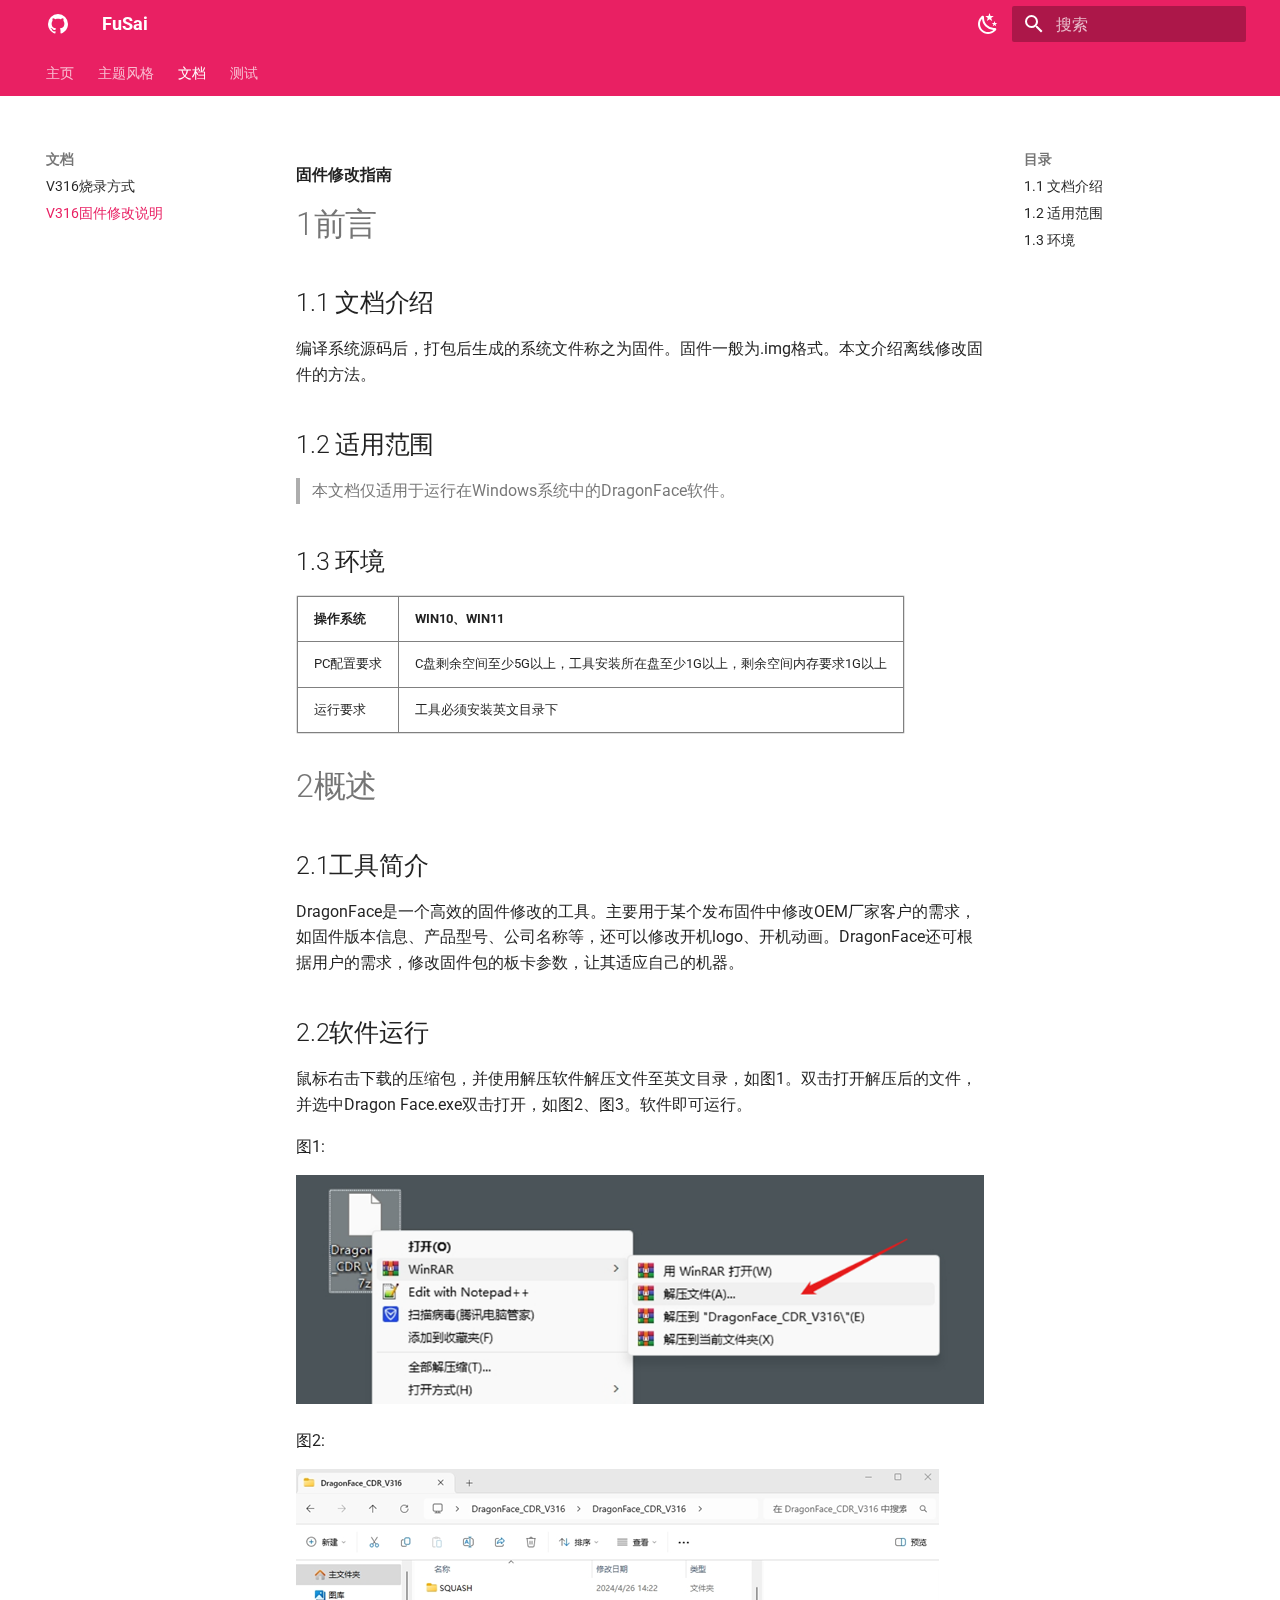
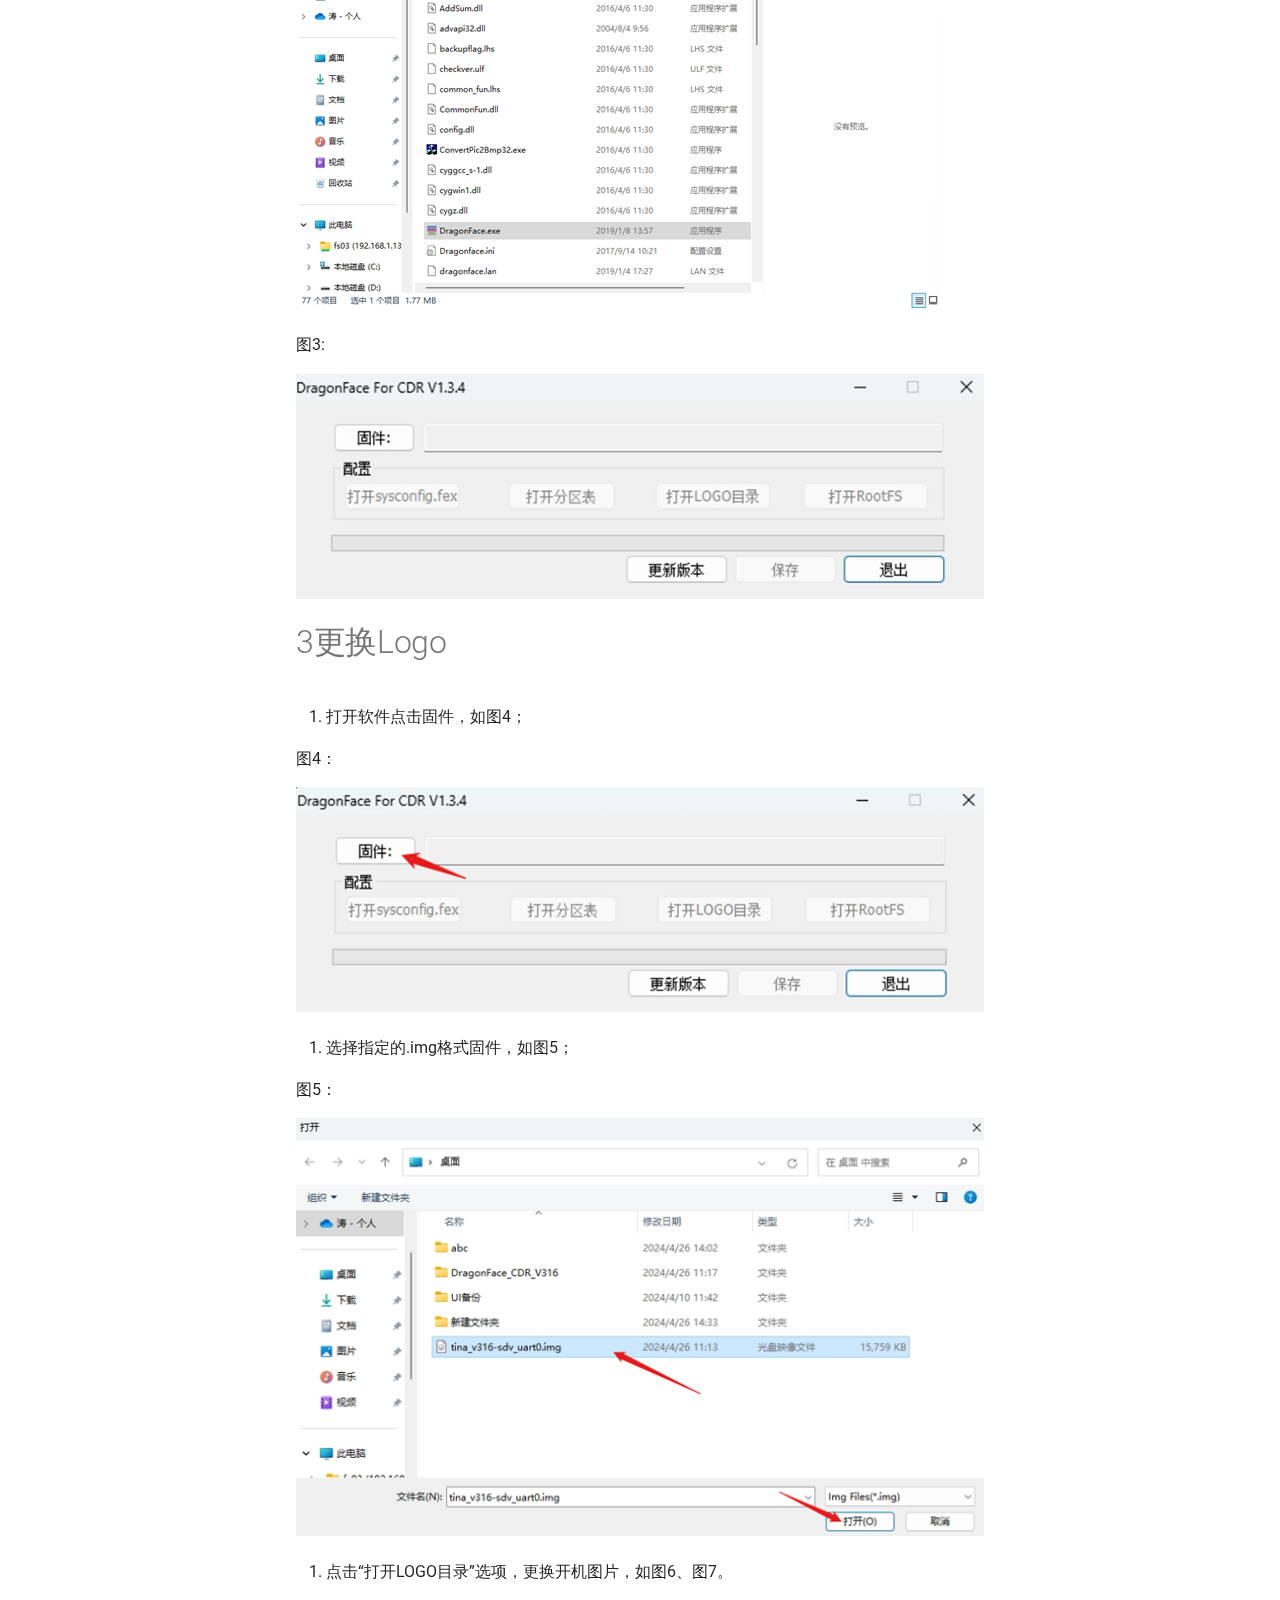
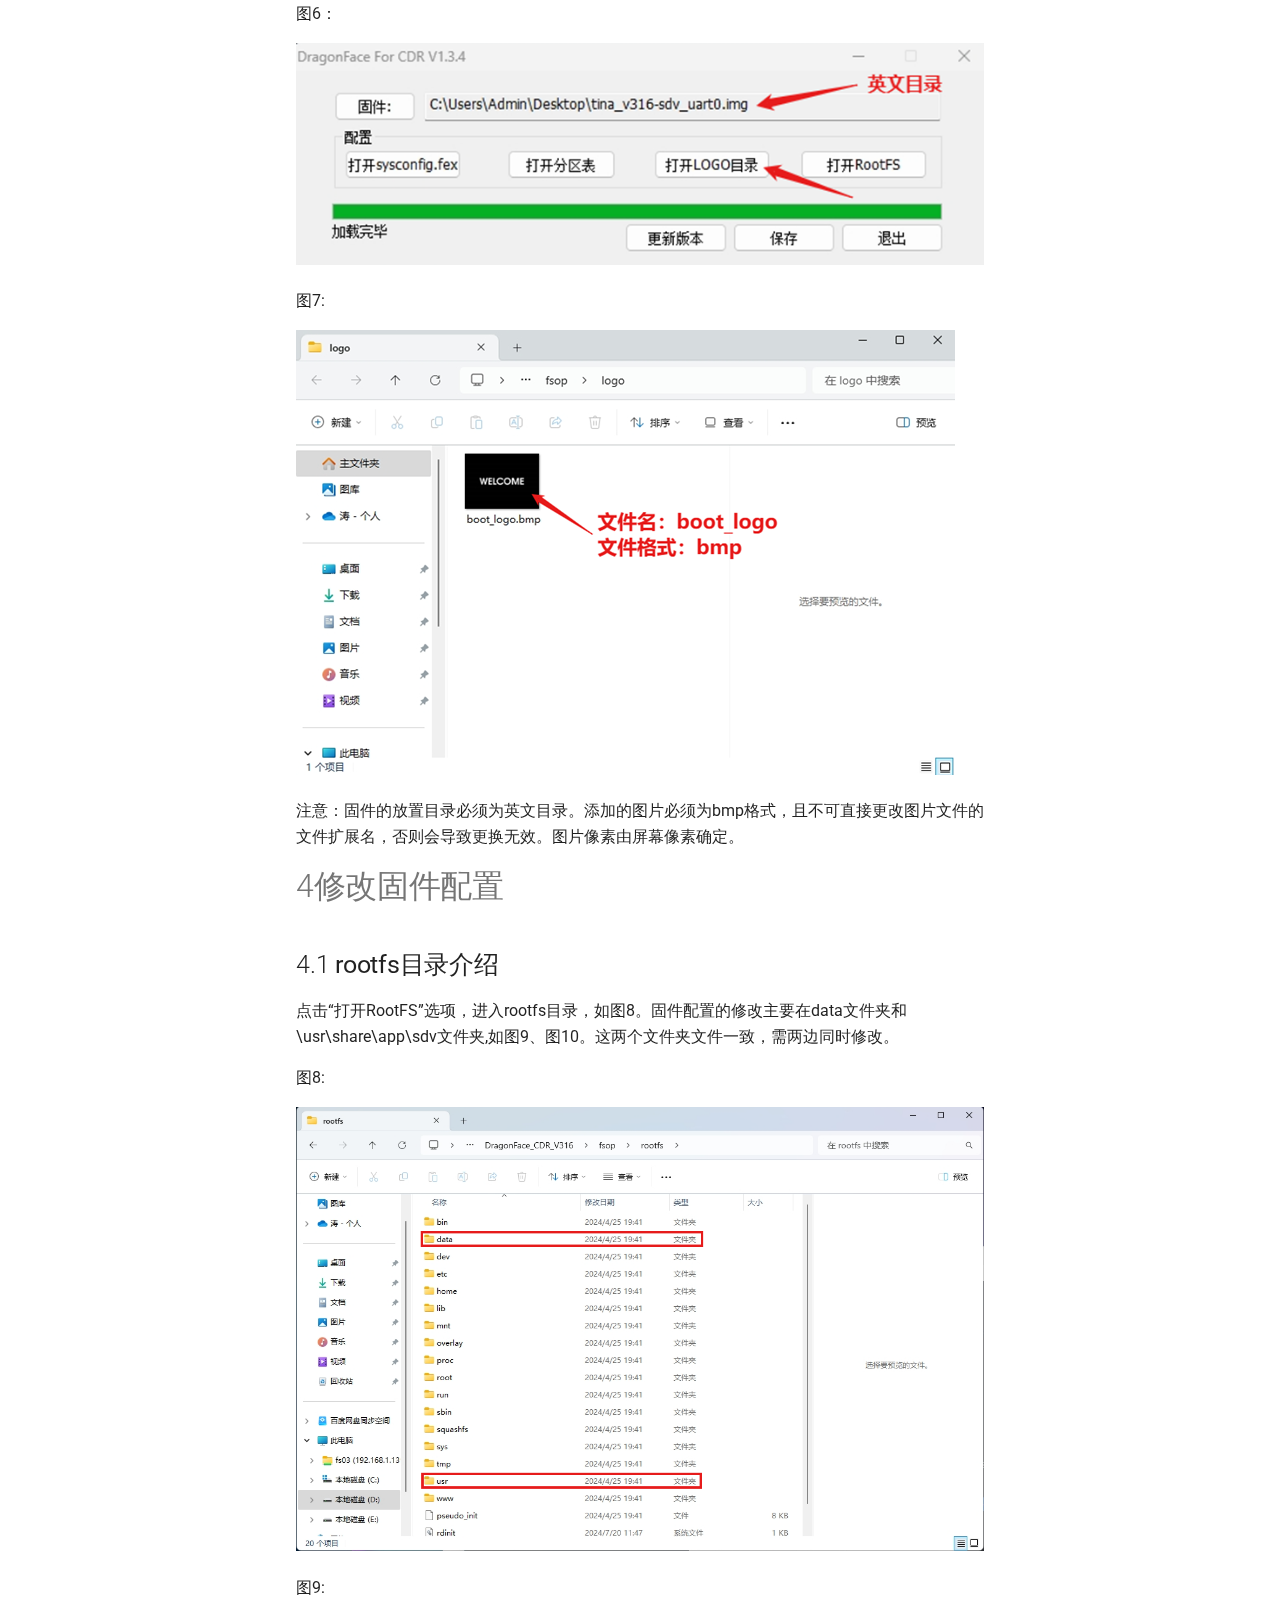
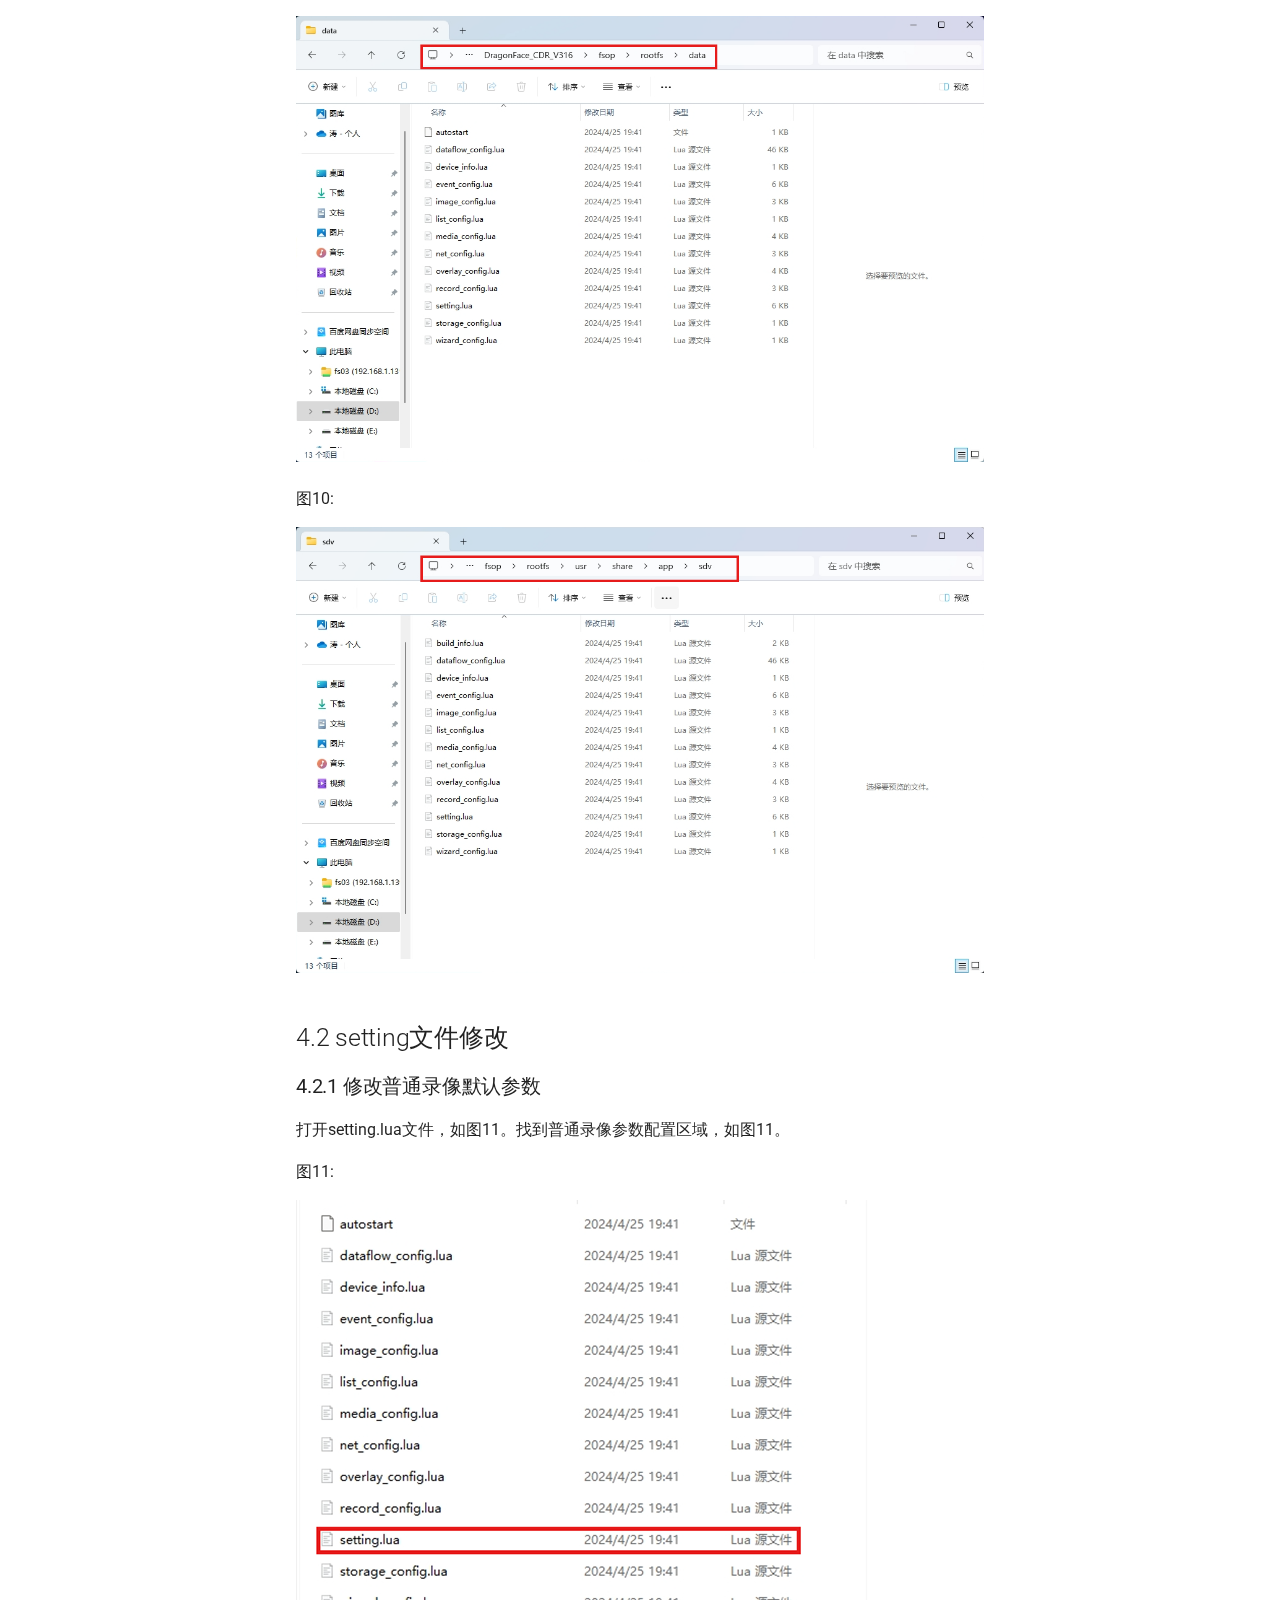
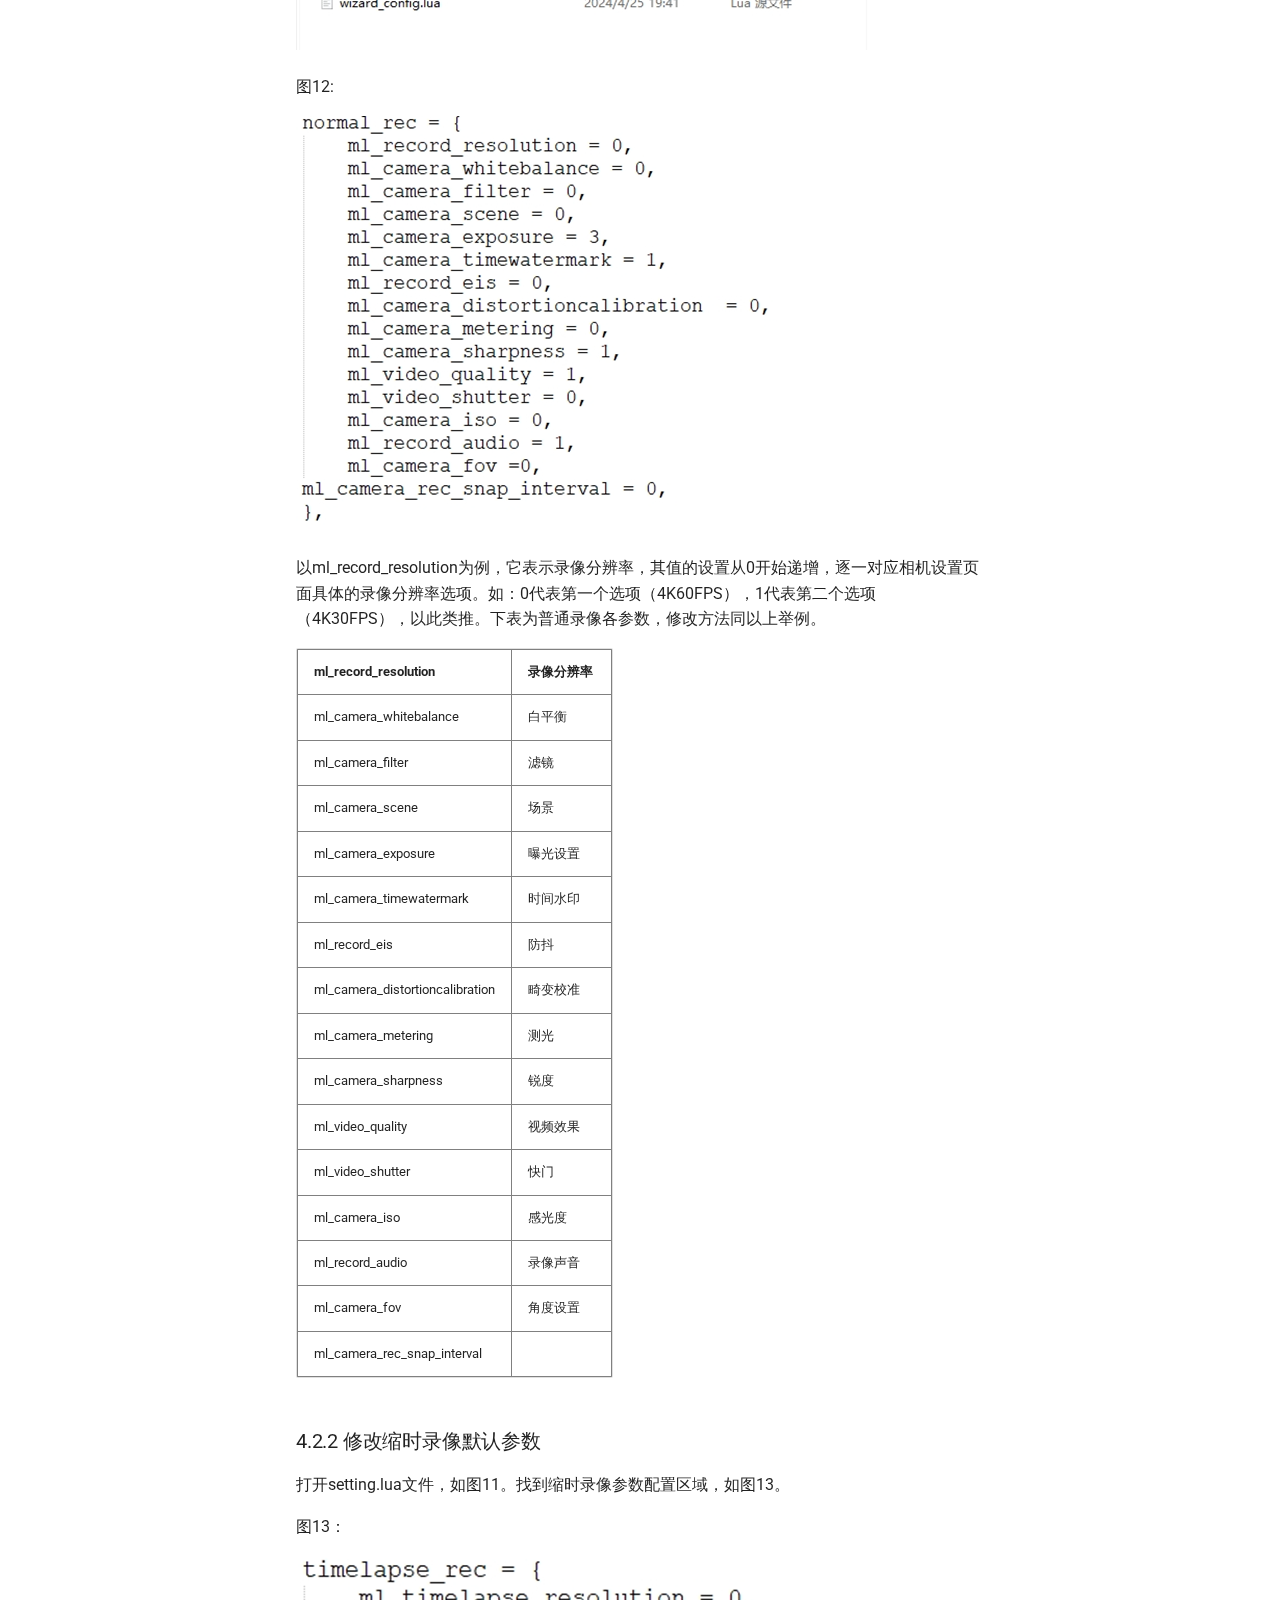
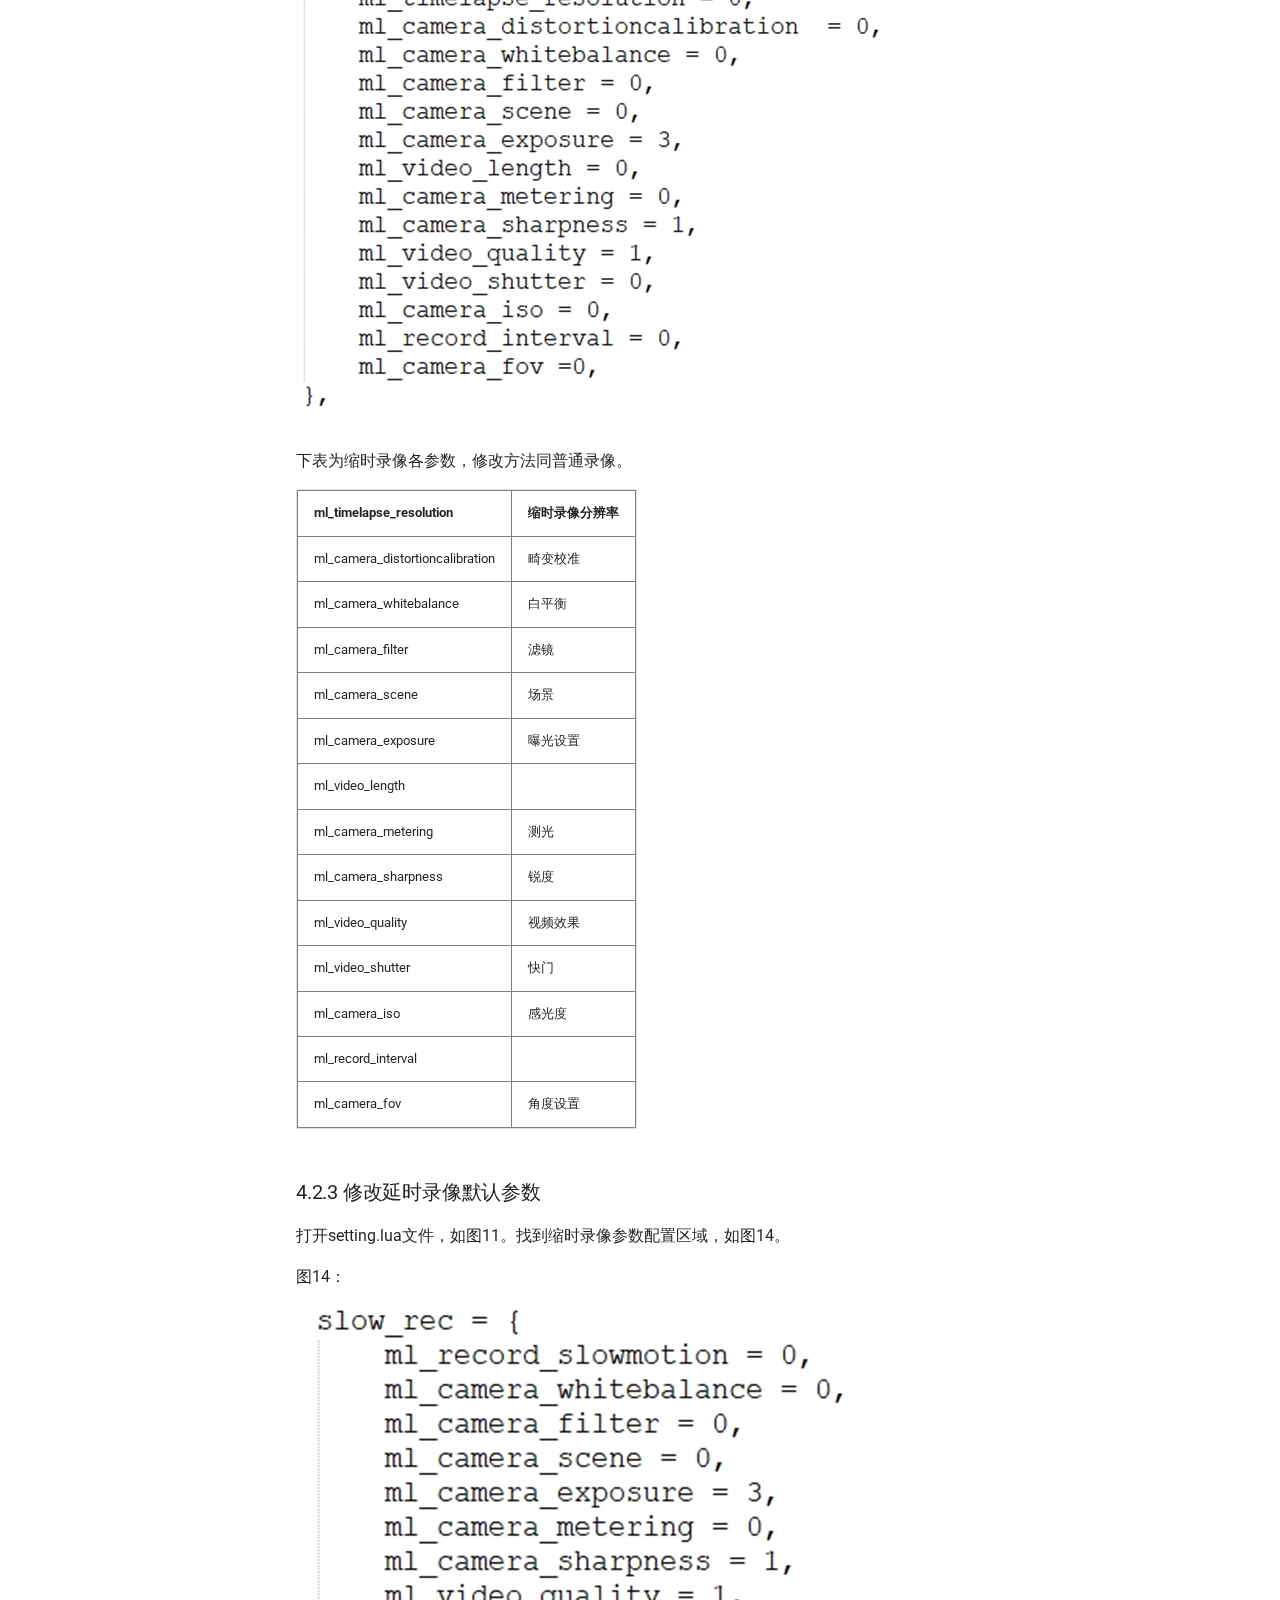
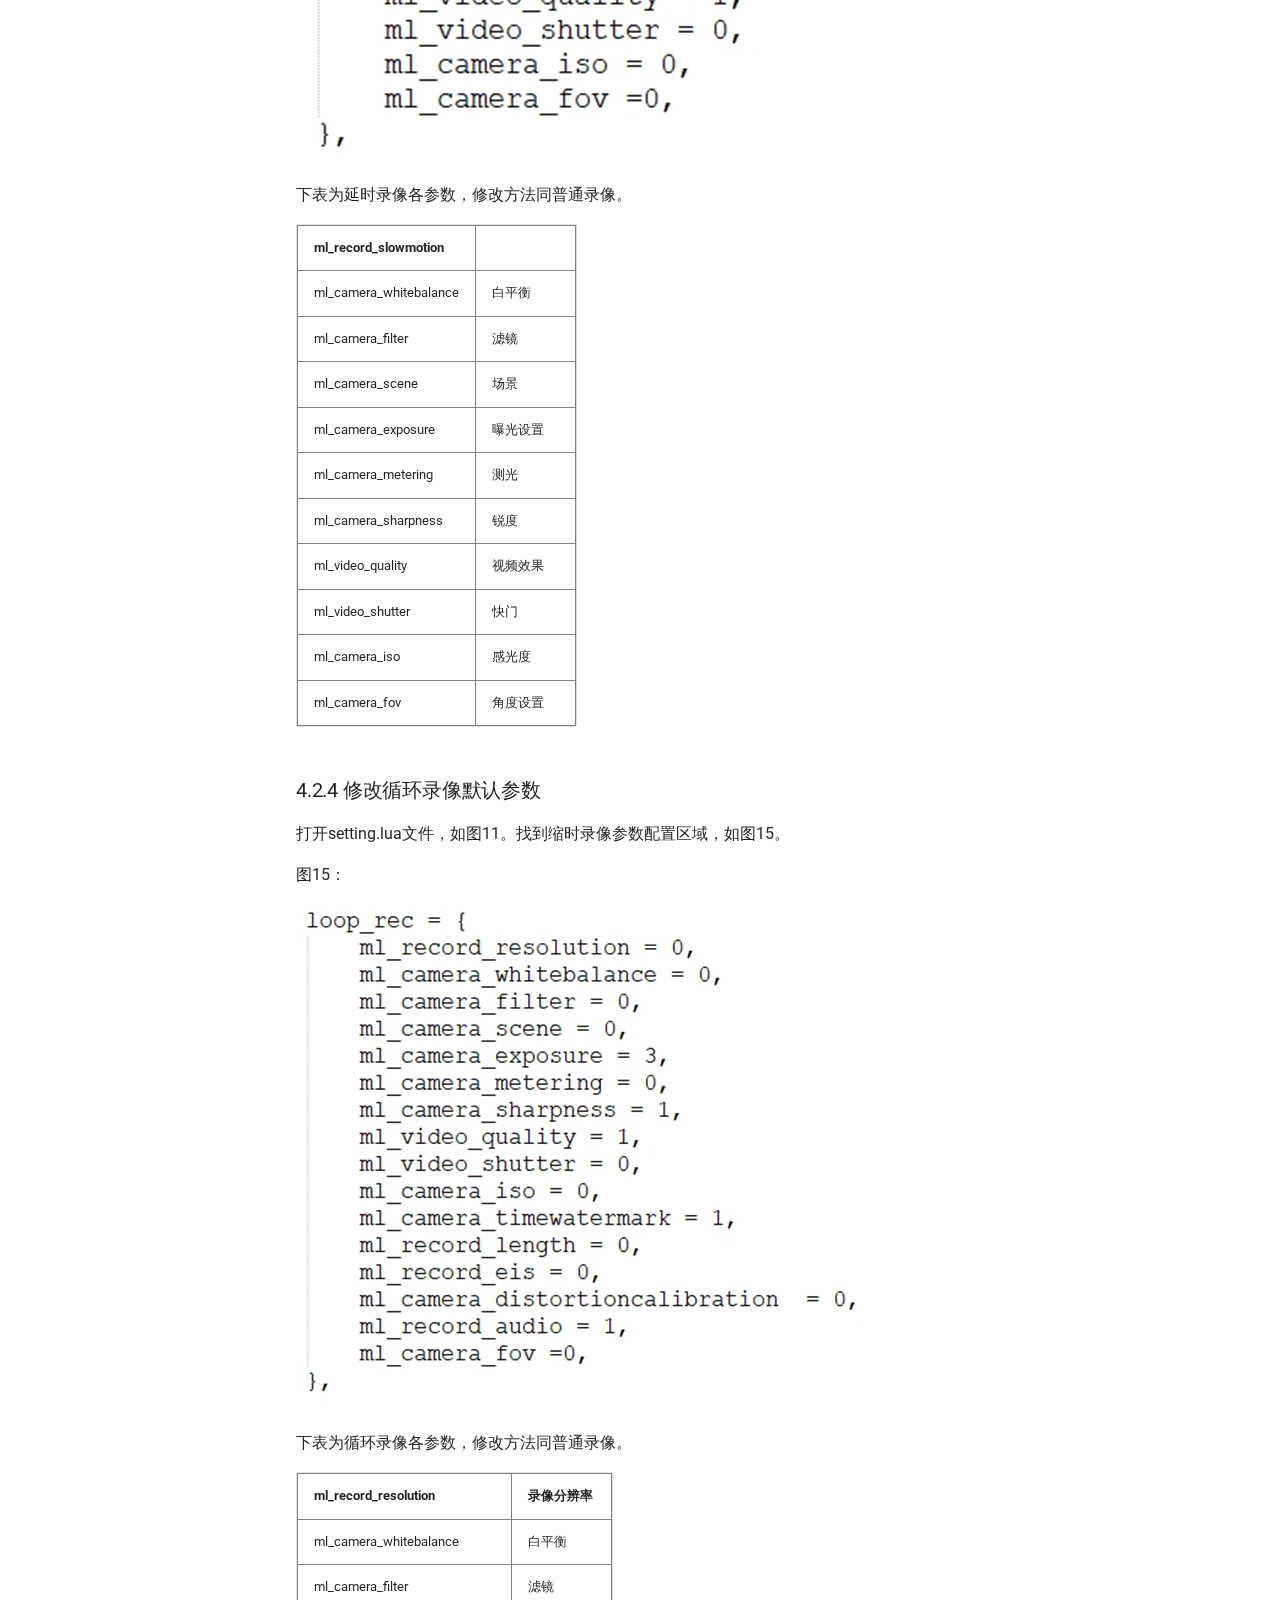
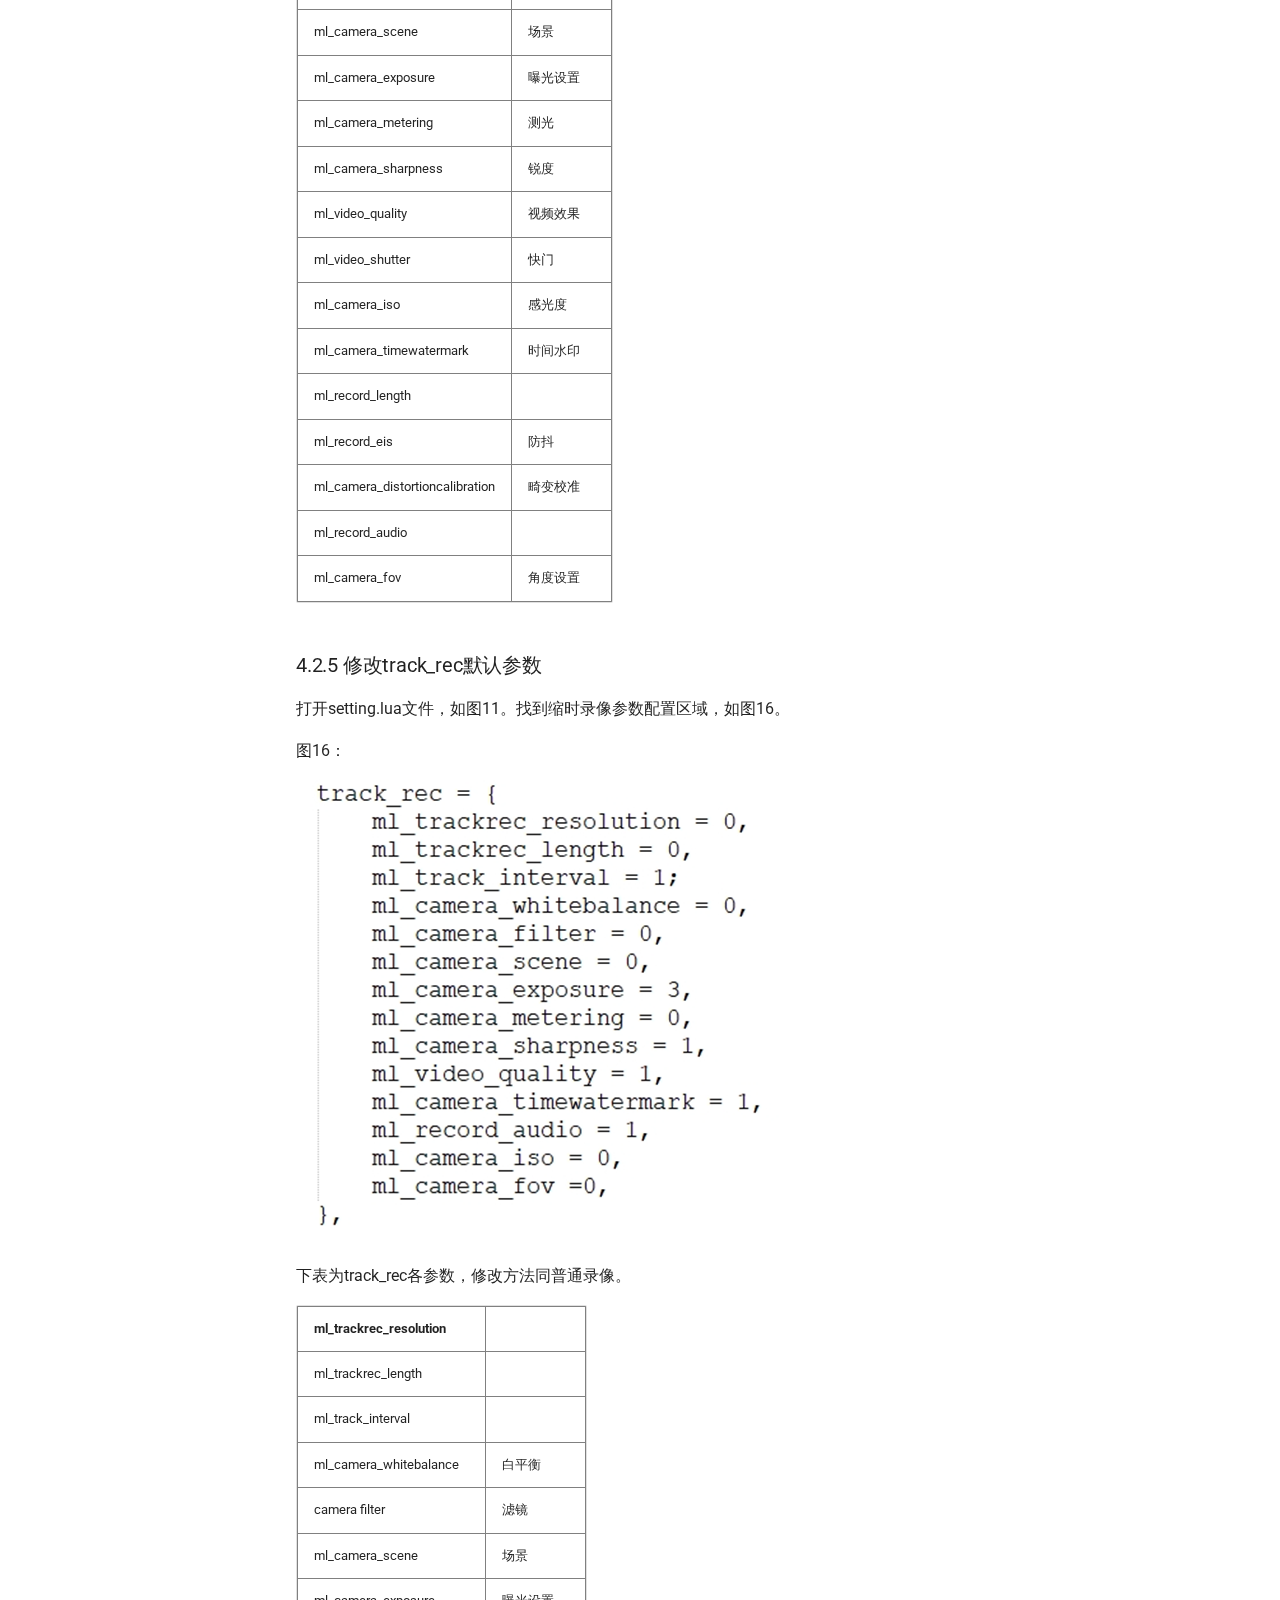
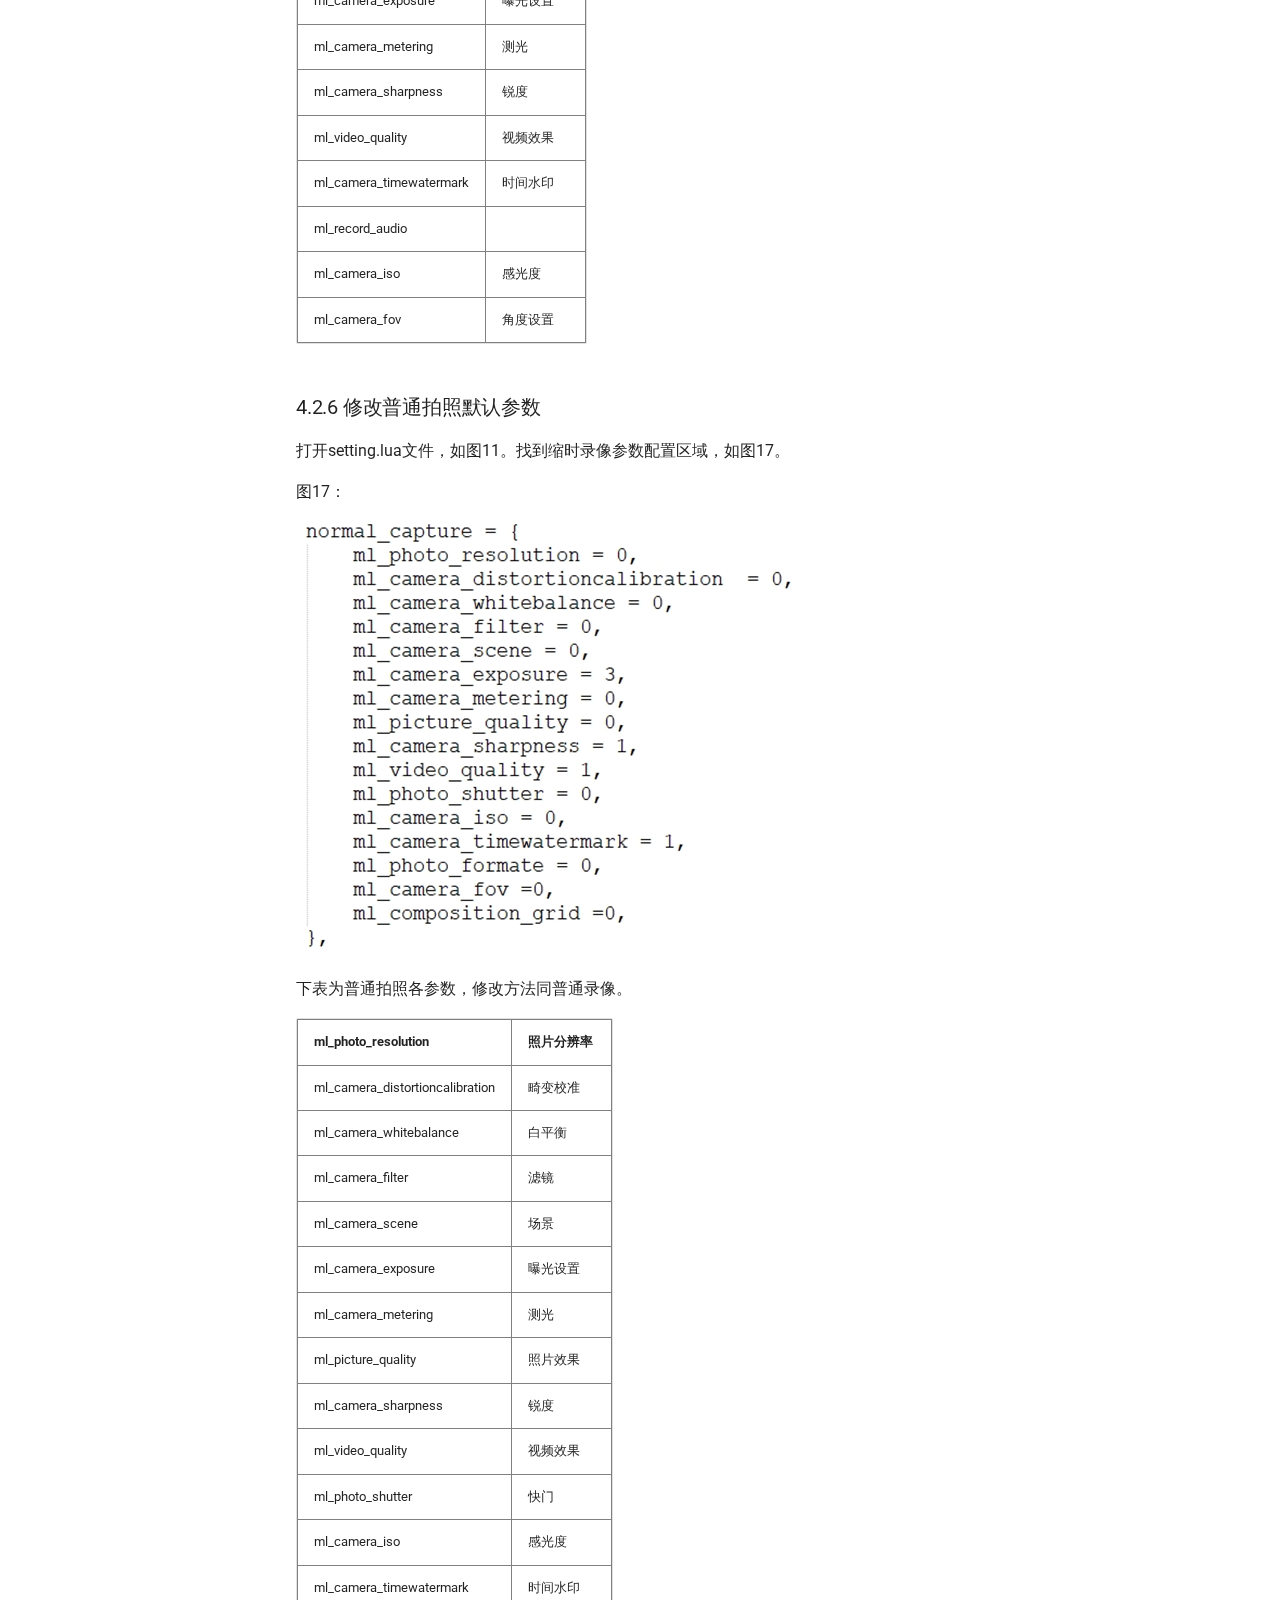
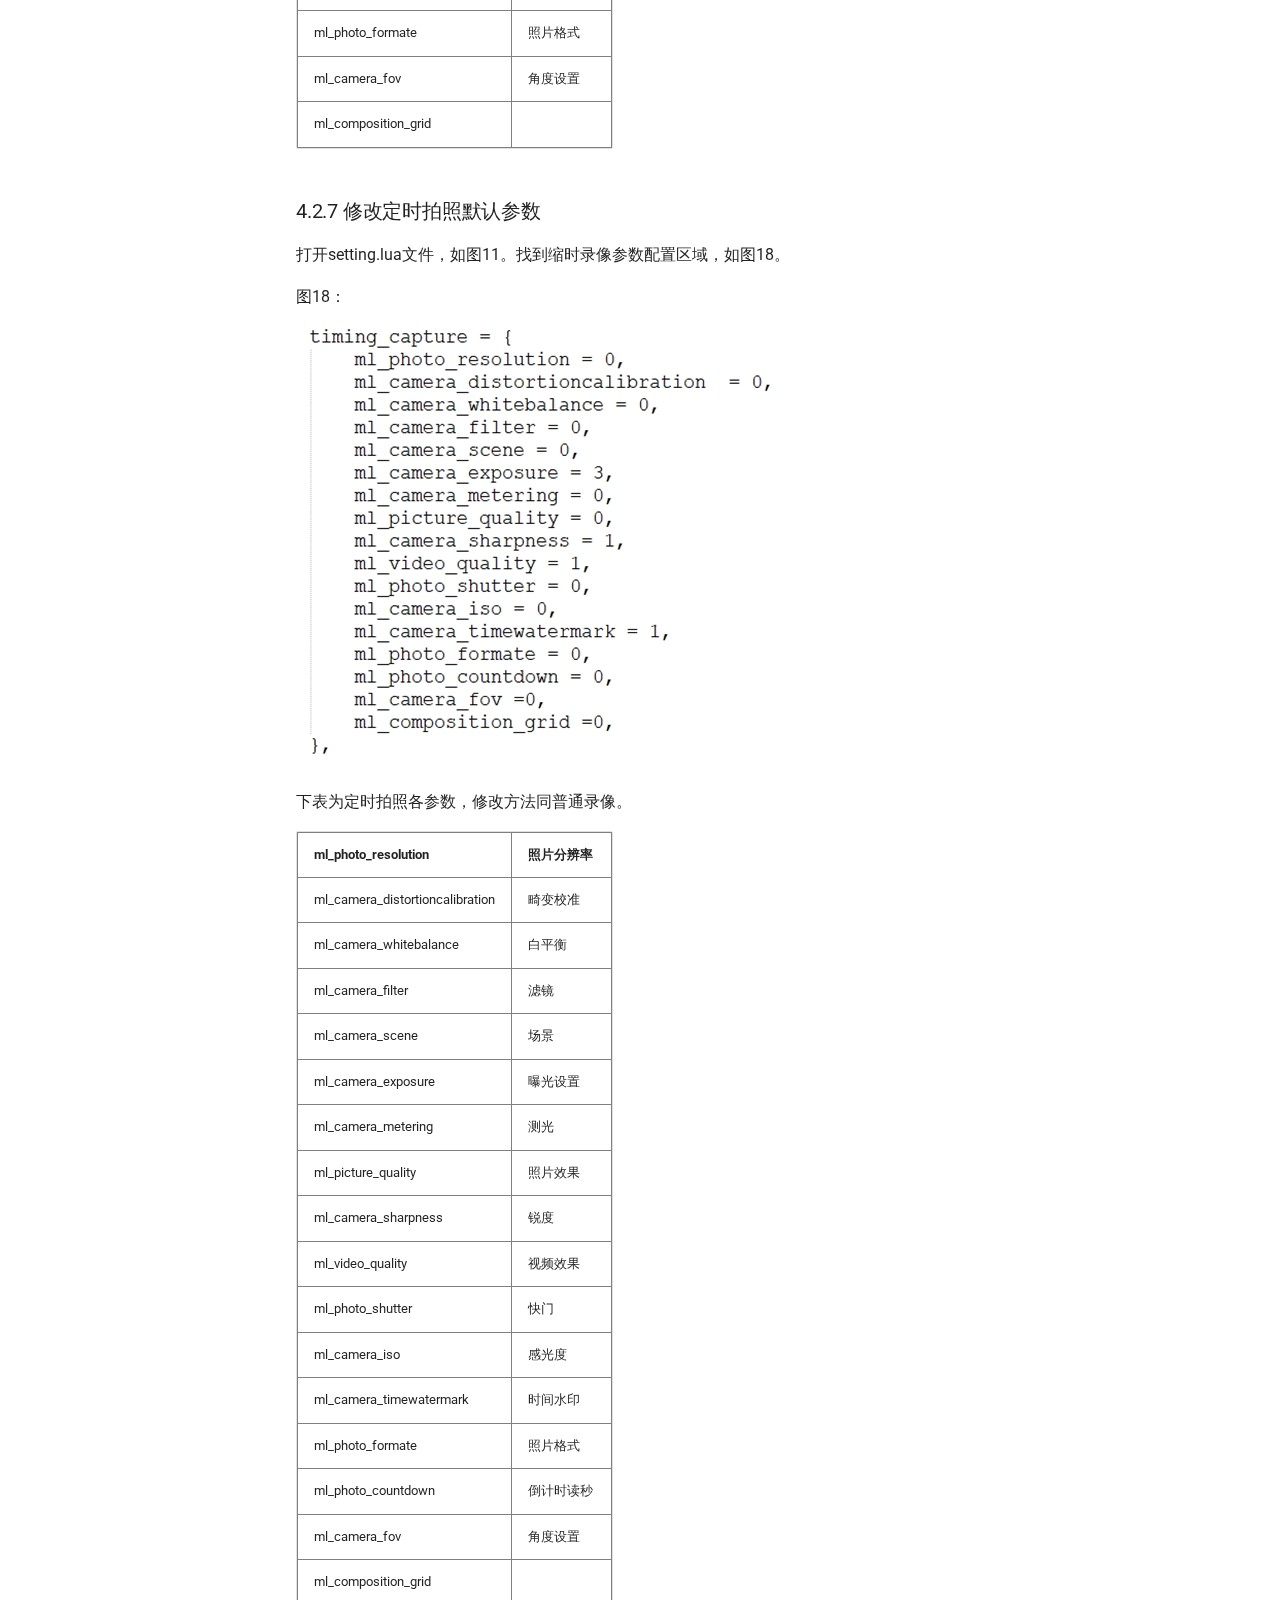
<file: tina_v316-sdv_uart0/tina_v316-sdv_uart0/index.html>
<!doctype html>
<html lang="zh" class="no-js">
  <head>
    
      <meta charset="utf-8">
      <meta name="viewport" content="width=device-width,initial-scale=1">
      
      
      
      
        <link rel="prev" href="../../V316/V316/">
      
      
        <link rel="next" href="../../test_1/test_1/">
      
      
      <link rel="icon" href="../../assets/images/favicon.png">
      <meta name="generator" content="mkdocs-1.6.0, mkdocs-material-9.5.29">
    
    
      
        <title>V316固件修改说明 - FuSai</title>
      
    
    
      <link rel="stylesheet" href="../../assets/stylesheets/main.76a95c52.min.css">
      
        
        <link rel="stylesheet" href="../../assets/stylesheets/palette.06af60db.min.css">
      
      


    
    
      
    
    
      
        
        
        <link rel="preconnect" href="https://fonts.gstatic.com" crossorigin>
        <link rel="stylesheet" href="https://fonts.googleapis.com/css?family=Roboto:300,300i,400,400i,700,700i%7CRoboto+Mono:400,400i,700,700i&display=fallback">
        <style>:root{--md-text-font:"Roboto";--md-code-font:"Roboto Mono"}</style>
      
    
    
      <link rel="stylesheet" href="../../extra.css">
    
    <script>__md_scope=new URL("../..",location),__md_hash=e=>[...e].reduce((e,_)=>(e<<5)-e+_.charCodeAt(0),0),__md_get=(e,_=localStorage,t=__md_scope)=>JSON.parse(_.getItem(t.pathname+"."+e)),__md_set=(e,_,t=localStorage,a=__md_scope)=>{try{t.setItem(a.pathname+"."+e,JSON.stringify(_))}catch(e){}}</script>
    
      

    
    
    
  </head>
  
  
    
    
      
    
    
    
    
    <body dir="ltr" data-md-color-scheme="default" data-md-color-primary="pink" data-md-color-accent="pink">
  
    
    <input class="md-toggle" data-md-toggle="drawer" type="checkbox" id="__drawer" autocomplete="off">
    <input class="md-toggle" data-md-toggle="search" type="checkbox" id="__search" autocomplete="off">
    <label class="md-overlay" for="__drawer"></label>
    <div data-md-component="skip">
      
        
        <a href="#1" class="md-skip">
          跳转至
        </a>
      
    </div>
    <div data-md-component="announce">
      
    </div>
    
    
      

<header class="md-header" data-md-component="header">
  <nav class="md-header__inner md-grid" aria-label="页眉">
    <a href="../.." title="FuSai" class="md-header__button md-logo" aria-label="FuSai" data-md-component="logo">
      
  
  <svg xmlns="http://www.w3.org/2000/svg" viewBox="0 0 24 24"><path d="M12 2A10 10 0 0 0 2 12c0 4.42 2.87 8.17 6.84 9.5.5.08.66-.23.66-.5v-1.69c-2.77.6-3.36-1.34-3.36-1.34-.46-1.16-1.11-1.47-1.11-1.47-.91-.62.07-.6.07-.6 1 .07 1.53 1.03 1.53 1.03.87 1.52 2.34 1.07 2.91.83.09-.65.35-1.09.63-1.34-2.22-.25-4.55-1.11-4.55-4.92 0-1.11.38-2 1.03-2.71-.1-.25-.45-1.29.1-2.64 0 0 .84-.27 2.75 1.02.79-.22 1.65-.33 2.5-.33.85 0 1.71.11 2.5.33 1.91-1.29 2.75-1.02 2.75-1.02.55 1.35.2 2.39.1 2.64.65.71 1.03 1.6 1.03 2.71 0 3.82-2.34 4.66-4.57 4.91.36.31.69.92.69 1.85V21c0 .27.16.59.67.5C19.14 20.16 22 16.42 22 12A10 10 0 0 0 12 2Z"/></svg>

    </a>
    <label class="md-header__button md-icon" for="__drawer">
      
      <svg xmlns="http://www.w3.org/2000/svg" viewBox="0 0 24 24"><path d="M3 6h18v2H3V6m0 5h18v2H3v-2m0 5h18v2H3v-2Z"/></svg>
    </label>
    <div class="md-header__title" data-md-component="header-title">
      <div class="md-header__ellipsis">
        <div class="md-header__topic">
          <span class="md-ellipsis">
            FuSai
          </span>
        </div>
        <div class="md-header__topic" data-md-component="header-topic">
          <span class="md-ellipsis">
            
              V316固件修改说明
            
          </span>
        </div>
      </div>
    </div>
    
      
        <form class="md-header__option" data-md-component="palette">
  
    
    
    
    <input class="md-option" data-md-color-media="(prefers-color-scheme: light)" data-md-color-scheme="default" data-md-color-primary="pink" data-md-color-accent="pink"  aria-label="切换到暗色模式"  type="radio" name="__palette" id="__palette_0">
    
      <label class="md-header__button md-icon" title="切换到暗色模式" for="__palette_1" hidden>
        <svg xmlns="http://www.w3.org/2000/svg" viewBox="0 0 24 24"><path d="m17.75 4.09-2.53 1.94.91 3.06-2.63-1.81-2.63 1.81.91-3.06-2.53-1.94L12.44 4l1.06-3 1.06 3 3.19.09m3.5 6.91-1.64 1.25.59 1.98-1.7-1.17-1.7 1.17.59-1.98L15.75 11l2.06-.05L18.5 9l.69 1.95 2.06.05m-2.28 4.95c.83-.08 1.72 1.1 1.19 1.85-.32.45-.66.87-1.08 1.27C15.17 23 8.84 23 4.94 19.07c-3.91-3.9-3.91-10.24 0-14.14.4-.4.82-.76 1.27-1.08.75-.53 1.93.36 1.85 1.19-.27 2.86.69 5.83 2.89 8.02a9.96 9.96 0 0 0 8.02 2.89m-1.64 2.02a12.08 12.08 0 0 1-7.8-3.47c-2.17-2.19-3.33-5-3.49-7.82-2.81 3.14-2.7 7.96.31 10.98 3.02 3.01 7.84 3.12 10.98.31Z"/></svg>
      </label>
    
  
    
    
    
    <input class="md-option" data-md-color-media="(prefers-color-scheme: dark)" data-md-color-scheme="slate" data-md-color-primary="pink" data-md-color-accent="pink"  aria-label="切换到亮色模式"  type="radio" name="__palette" id="__palette_1">
    
      <label class="md-header__button md-icon" title="切换到亮色模式" for="__palette_0" hidden>
        <svg xmlns="http://www.w3.org/2000/svg" viewBox="0 0 24 24"><path d="M12 7a5 5 0 0 1 5 5 5 5 0 0 1-5 5 5 5 0 0 1-5-5 5 5 0 0 1 5-5m0 2a3 3 0 0 0-3 3 3 3 0 0 0 3 3 3 3 0 0 0 3-3 3 3 0 0 0-3-3m0-7 2.39 3.42C13.65 5.15 12.84 5 12 5c-.84 0-1.65.15-2.39.42L12 2M3.34 7l4.16-.35A7.2 7.2 0 0 0 5.94 8.5c-.44.74-.69 1.5-.83 2.29L3.34 7m.02 10 1.76-3.77a7.131 7.131 0 0 0 2.38 4.14L3.36 17M20.65 7l-1.77 3.79a7.023 7.023 0 0 0-2.38-4.15l4.15.36m-.01 10-4.14.36c.59-.51 1.12-1.14 1.54-1.86.42-.73.69-1.5.83-2.29L20.64 17M12 22l-2.41-3.44c.74.27 1.55.44 2.41.44.82 0 1.63-.17 2.37-.44L12 22Z"/></svg>
      </label>
    
  
</form>
      
    
    
      <script>var media,input,key,value,palette=__md_get("__palette");if(palette&&palette.color){"(prefers-color-scheme)"===palette.color.media&&(media=matchMedia("(prefers-color-scheme: light)"),input=document.querySelector(media.matches?"[data-md-color-media='(prefers-color-scheme: light)']":"[data-md-color-media='(prefers-color-scheme: dark)']"),palette.color.media=input.getAttribute("data-md-color-media"),palette.color.scheme=input.getAttribute("data-md-color-scheme"),palette.color.primary=input.getAttribute("data-md-color-primary"),palette.color.accent=input.getAttribute("data-md-color-accent"));for([key,value]of Object.entries(palette.color))document.body.setAttribute("data-md-color-"+key,value)}</script>
    
    
    
      <label class="md-header__button md-icon" for="__search">
        
        <svg xmlns="http://www.w3.org/2000/svg" viewBox="0 0 24 24"><path d="M9.5 3A6.5 6.5 0 0 1 16 9.5c0 1.61-.59 3.09-1.56 4.23l.27.27h.79l5 5-1.5 1.5-5-5v-.79l-.27-.27A6.516 6.516 0 0 1 9.5 16 6.5 6.5 0 0 1 3 9.5 6.5 6.5 0 0 1 9.5 3m0 2C7 5 5 7 5 9.5S7 14 9.5 14 14 12 14 9.5 12 5 9.5 5Z"/></svg>
      </label>
      <div class="md-search" data-md-component="search" role="dialog">
  <label class="md-search__overlay" for="__search"></label>
  <div class="md-search__inner" role="search">
    <form class="md-search__form" name="search">
      <input type="text" class="md-search__input" name="query" aria-label="搜索" placeholder="搜索" autocapitalize="off" autocorrect="off" autocomplete="off" spellcheck="false" data-md-component="search-query" required>
      <label class="md-search__icon md-icon" for="__search">
        
        <svg xmlns="http://www.w3.org/2000/svg" viewBox="0 0 24 24"><path d="M9.5 3A6.5 6.5 0 0 1 16 9.5c0 1.61-.59 3.09-1.56 4.23l.27.27h.79l5 5-1.5 1.5-5-5v-.79l-.27-.27A6.516 6.516 0 0 1 9.5 16 6.5 6.5 0 0 1 3 9.5 6.5 6.5 0 0 1 9.5 3m0 2C7 5 5 7 5 9.5S7 14 9.5 14 14 12 14 9.5 12 5 9.5 5Z"/></svg>
        
        <svg xmlns="http://www.w3.org/2000/svg" viewBox="0 0 24 24"><path d="M20 11v2H8l5.5 5.5-1.42 1.42L4.16 12l7.92-7.92L13.5 5.5 8 11h12Z"/></svg>
      </label>
      <nav class="md-search__options" aria-label="查找">
        
          <a href="javascript:void(0)" class="md-search__icon md-icon" title="分享" aria-label="分享" data-clipboard data-clipboard-text="" data-md-component="search-share" tabindex="-1">
            
            <svg xmlns="http://www.w3.org/2000/svg" viewBox="0 0 24 24"><path d="M18 16.08c-.76 0-1.44.3-1.96.77L8.91 12.7c.05-.23.09-.46.09-.7 0-.24-.04-.47-.09-.7l7.05-4.11c.54.5 1.25.81 2.04.81a3 3 0 0 0 3-3 3 3 0 0 0-3-3 3 3 0 0 0-3 3c0 .24.04.47.09.7L8.04 9.81C7.5 9.31 6.79 9 6 9a3 3 0 0 0-3 3 3 3 0 0 0 3 3c.79 0 1.5-.31 2.04-.81l7.12 4.15c-.05.21-.08.43-.08.66 0 1.61 1.31 2.91 2.92 2.91 1.61 0 2.92-1.3 2.92-2.91A2.92 2.92 0 0 0 18 16.08Z"/></svg>
          </a>
        
        <button type="reset" class="md-search__icon md-icon" title="清空当前内容" aria-label="清空当前内容" tabindex="-1">
          
          <svg xmlns="http://www.w3.org/2000/svg" viewBox="0 0 24 24"><path d="M19 6.41 17.59 5 12 10.59 6.41 5 5 6.41 10.59 12 5 17.59 6.41 19 12 13.41 17.59 19 19 17.59 13.41 12 19 6.41Z"/></svg>
        </button>
      </nav>
      
        <div class="md-search__suggest" data-md-component="search-suggest"></div>
      
    </form>
    <div class="md-search__output">
      <div class="md-search__scrollwrap" tabindex="0" data-md-scrollfix>
        <div class="md-search-result" data-md-component="search-result">
          <div class="md-search-result__meta">
            正在初始化搜索引擎
          </div>
          <ol class="md-search-result__list" role="presentation"></ol>
        </div>
      </div>
    </div>
  </div>
</div>
    
    
  </nav>
  
</header>
    
    <div class="md-container" data-md-component="container">
      
      
        
          
            
<nav class="md-tabs" aria-label="标签" data-md-component="tabs">
  <div class="md-grid">
    <ul class="md-tabs__list">
      
        
  
  
  
    <li class="md-tabs__item">
      <a href="../.." class="md-tabs__link">
        
  
    
  
  主页

      </a>
    </li>
  

      
        
  
  
  
    <li class="md-tabs__item">
      <a href="../../theme_style/theme_style/" class="md-tabs__link">
        
  
    
  
  主题风格

      </a>
    </li>
  

      
        
  
  
    
  
  
    
    
      <li class="md-tabs__item md-tabs__item--active">
        <a href="../../V316/V316/" class="md-tabs__link">
          
  
  文档

        </a>
      </li>
    
  

      
        
  
  
  
    
    
      <li class="md-tabs__item">
        <a href="../../test_1/test_1/" class="md-tabs__link">
          
  
  测试

        </a>
      </li>
    
  

      
    </ul>
  </div>
</nav>
          
        
      
      <main class="md-main" data-md-component="main">
        <div class="md-main__inner md-grid">
          
            
              
              <div class="md-sidebar md-sidebar--primary" data-md-component="sidebar" data-md-type="navigation" >
                <div class="md-sidebar__scrollwrap">
                  <div class="md-sidebar__inner">
                    


  


<nav class="md-nav md-nav--primary md-nav--lifted" aria-label="导航栏" data-md-level="0">
  <label class="md-nav__title" for="__drawer">
    <a href="../.." title="FuSai" class="md-nav__button md-logo" aria-label="FuSai" data-md-component="logo">
      
  
  <svg xmlns="http://www.w3.org/2000/svg" viewBox="0 0 24 24"><path d="M12 2A10 10 0 0 0 2 12c0 4.42 2.87 8.17 6.84 9.5.5.08.66-.23.66-.5v-1.69c-2.77.6-3.36-1.34-3.36-1.34-.46-1.16-1.11-1.47-1.11-1.47-.91-.62.07-.6.07-.6 1 .07 1.53 1.03 1.53 1.03.87 1.52 2.34 1.07 2.91.83.09-.65.35-1.09.63-1.34-2.22-.25-4.55-1.11-4.55-4.92 0-1.11.38-2 1.03-2.71-.1-.25-.45-1.29.1-2.64 0 0 .84-.27 2.75 1.02.79-.22 1.65-.33 2.5-.33.85 0 1.71.11 2.5.33 1.91-1.29 2.75-1.02 2.75-1.02.55 1.35.2 2.39.1 2.64.65.71 1.03 1.6 1.03 2.71 0 3.82-2.34 4.66-4.57 4.91.36.31.69.92.69 1.85V21c0 .27.16.59.67.5C19.14 20.16 22 16.42 22 12A10 10 0 0 0 12 2Z"/></svg>

    </a>
    FuSai
  </label>
  
  <ul class="md-nav__list" data-md-scrollfix>
    
      
      
  
  
  
  
    <li class="md-nav__item">
      <a href="../.." class="md-nav__link">
        
  
  <span class="md-ellipsis">
    主页
  </span>
  

      </a>
    </li>
  

    
      
      
  
  
  
  
    <li class="md-nav__item">
      <a href="../../theme_style/theme_style/" class="md-nav__link">
        
  
  <span class="md-ellipsis">
    主题风格
  </span>
  

      </a>
    </li>
  

    
      
      
  
  
    
  
  
  
    
    
    
      
        
        
      
      
        
      
    
    
      
    
    <li class="md-nav__item md-nav__item--active md-nav__item--section md-nav__item--nested">
      
        
        
        <input class="md-nav__toggle md-toggle " type="checkbox" id="__nav_3" checked>
        
          
          <label class="md-nav__link" for="__nav_3" id="__nav_3_label" tabindex="">
            
  
  <span class="md-ellipsis">
    文档
  </span>
  

            <span class="md-nav__icon md-icon"></span>
          </label>
        
        <nav class="md-nav" data-md-level="1" aria-labelledby="__nav_3_label" aria-expanded="true">
          <label class="md-nav__title" for="__nav_3">
            <span class="md-nav__icon md-icon"></span>
            文档
          </label>
          <ul class="md-nav__list" data-md-scrollfix>
            
              
                
  
  
  
  
    <li class="md-nav__item">
      <a href="../../V316/V316/" class="md-nav__link">
        
  
  <span class="md-ellipsis">
    V316烧录方式
  </span>
  

      </a>
    </li>
  

              
            
              
                
  
  
    
  
  
  
    <li class="md-nav__item md-nav__item--active">
      
      <input class="md-nav__toggle md-toggle" type="checkbox" id="__toc">
      
      
        
      
      
        <label class="md-nav__link md-nav__link--active" for="__toc">
          
  
  <span class="md-ellipsis">
    V316固件修改说明
  </span>
  

          <span class="md-nav__icon md-icon"></span>
        </label>
      
      <a href="./" class="md-nav__link md-nav__link--active">
        
  
  <span class="md-ellipsis">
    V316固件修改说明
  </span>
  

      </a>
      
        

<nav class="md-nav md-nav--secondary" aria-label="目录">
  
  
  
    
  
  
    <label class="md-nav__title" for="__toc">
      <span class="md-nav__icon md-icon"></span>
      目录
    </label>
    <ul class="md-nav__list" data-md-component="toc" data-md-scrollfix>
      
        <li class="md-nav__item">
  <a href="#11" class="md-nav__link">
    <span class="md-ellipsis">
      1.1 文档介绍
    </span>
  </a>
  
</li>
      
        <li class="md-nav__item">
  <a href="#12" class="md-nav__link">
    <span class="md-ellipsis">
      1.2 适用范围
    </span>
  </a>
  
</li>
      
        <li class="md-nav__item">
  <a href="#13" class="md-nav__link">
    <span class="md-ellipsis">
      1.3 环境
    </span>
  </a>
  
</li>
      
    </ul>
  
</nav>
      
    </li>
  

              
            
          </ul>
        </nav>
      
    </li>
  

    
      
      
  
  
  
  
    
    
    
      
      
        
      
    
    
      
        
        
      
    
    <li class="md-nav__item md-nav__item--pruned md-nav__item--nested">
      
        
  
  
    <a href="../../test_1/test_1/" class="md-nav__link">
      
  
  <span class="md-ellipsis">
    测试
  </span>
  

      
        <span class="md-nav__icon md-icon"></span>
      
    </a>
  

      
    </li>
  

    
  </ul>
</nav>
                  </div>
                </div>
              </div>
            
            
              
              <div class="md-sidebar md-sidebar--secondary" data-md-component="sidebar" data-md-type="toc" >
                <div class="md-sidebar__scrollwrap">
                  <div class="md-sidebar__inner">
                    

<nav class="md-nav md-nav--secondary" aria-label="目录">
  
  
  
    
  
  
    <label class="md-nav__title" for="__toc">
      <span class="md-nav__icon md-icon"></span>
      目录
    </label>
    <ul class="md-nav__list" data-md-component="toc" data-md-scrollfix>
      
        <li class="md-nav__item">
  <a href="#11" class="md-nav__link">
    <span class="md-ellipsis">
      1.1 文档介绍
    </span>
  </a>
  
</li>
      
        <li class="md-nav__item">
  <a href="#12" class="md-nav__link">
    <span class="md-ellipsis">
      1.2 适用范围
    </span>
  </a>
  
</li>
      
        <li class="md-nav__item">
  <a href="#13" class="md-nav__link">
    <span class="md-ellipsis">
      1.3 环境
    </span>
  </a>
  
</li>
      
    </ul>
  
</nav>
                  </div>
                </div>
              </div>
            
          
          
            <div class="md-content" data-md-component="content">
              <article class="md-content__inner md-typeset">
                
                  


<p><strong>固件修改指南</strong></p>
<h1 id="1">1前言<a class="headerlink" href="#1" title="Permanent link">&para;</a></h1>
<h2 id="11">1.1 文档介绍<a class="headerlink" href="#11" title="Permanent link">&para;</a></h2>
<p>编译系统源码后，打包后生成的系统文件称之为固件。固件一般为.img格式。本文介绍离线修改固件的方法。</p>
<h2 id="12">1.2 适用范围<a class="headerlink" href="#12" title="Permanent link">&para;</a></h2>
<blockquote>
<p>本文档仅适用于运行在Windows系统中的DragonFace软件。</p>
</blockquote>
<h2 id="13">1.3 环境<a class="headerlink" href="#13" title="Permanent link">&para;</a></h2>
<table>
<thead>
<tr>
<th>操作系统</th>
<th>WIN10、WIN11</th>
</tr>
</thead>
<tbody>
<tr>
<td>PC配置要求</td>
<td>C盘剩余空间至少5G以上，工具安装所在盘至少1G以上，剩余空间内存要求1G以上</td>
</tr>
<tr>
<td>运行要求</td>
<td>工具必须安装英文目录下</td>
</tr>
</tbody>
</table>
<h1 id="2">2概述<a class="headerlink" href="#2" title="Permanent link">&para;</a></h1>
<h2 id="21">2.1工具简介<a class="headerlink" href="#21" title="Permanent link">&para;</a></h2>
<p>DragonFace是一个高效的固件修改的工具。主要用于某个发布固件中修改OEM厂家客户的需求，如固件版本信息、产品型号、公司名称等，还可以修改开机logo、开机动画。DragonFace还可根据用户的需求，修改固件包的板卡参数，让其适应自己的机器。</p>
<h2 id="22">2.2软件运行<a class="headerlink" href="#22" title="Permanent link">&para;</a></h2>
<p>鼠标右击下载的压缩包，并使用解压软件解压文件至英文目录，如图1。双击打开解压后的文件，并选中Dragon Face.exe双击打开，如图2、图3。软件即可运行。</p>
<p>图1:</p>
<p><img alt="image-20240720113622238" src="../assets/image-20240720113622238.png" /></p>
<p>图2:</p>
<p><img alt="image-20240720113636171" src="../assets/image-20240720113636171.png" /></p>
<p>图3:</p>
<p><img alt="image-20240720113649770" src="../assets/image-20240720113649770.png" /></p>
<h1 id="3logo">3更换Logo<a class="headerlink" href="#3logo" title="Permanent link">&para;</a></h1>
<ol>
<li>打开软件点击固件，如图4；</li>
</ol>
<p>图4：</p>
<p><img alt="image-20240720113702532" src="../assets/image-20240720113702532.png" /></p>
<ol>
<li>选择指定的.img格式固件，如图5；</li>
</ol>
<p>图5：</p>
<p><img alt="image-20240720113713901" src="../assets/image-20240720113713901.png" /></p>
<ol>
<li>点击“打开LOGO目录”选项，更换开机图片，如图6、图7。</li>
</ol>
<p>图6：</p>
<p><img alt="image-20240720113757957" src="../assets/image-20240720113757957.png" /></p>
<p>图7:</p>
<p><img alt="image-20240720113810379" src="../assets/image-20240720113810379.png" /></p>
<p>注意：固件的放置目录必须为英文目录。添加的图片必须为bmp格式，且不可直接更改图片文件的文件扩展名，否则会导致更换无效。图片像素由屏幕像素确定。</p>
<h1 id="4">4修改固件配置<a class="headerlink" href="#4" title="Permanent link">&para;</a></h1>
<h2 id="41-rootfs">4.1 <strong>rootfs目录介绍</strong><a class="headerlink" href="#41-rootfs" title="Permanent link">&para;</a></h2>
<p>点击“打开RootFS”选项，进入rootfs目录，如图8。固件配置的修改主要在data文件夹和\usr\share\app\sdv文件夹,如图9、图10。这两个文件夹文件一致，需两边同时修改。</p>
<p>图8:</p>
<p><img alt="image-20240720115142832" src="../assets/image-20240720115142832.png" /></p>
<p>图9:</p>
<p><img alt="image-20240720115450487" src="../assets/image-20240720115450487.png" /></p>
<p>图10:</p>
<p><img alt="image-20240720115402248" src="../assets/image-20240720115402248.png" /></p>
<h2 id="42-setting">4.2 setting文件修改<a class="headerlink" href="#42-setting" title="Permanent link">&para;</a></h2>
<h3 id="421">4.2.1 修改普通录像默认参数<a class="headerlink" href="#421" title="Permanent link">&para;</a></h3>
<p>打开setting.lua文件，如图11。找到普通录像参数配置区域，如图11。</p>
<p>图11:</p>
<p><img alt="image-20240720113922310" src="../assets/image-20240720113922310.png" /></p>
<p>图12:</p>
<p><img alt="image-20240720113940820" src="../assets/image-20240720113940820.png" /></p>
<p>以ml_record_resolution为例，它表示录像分辨率，其值的设置从0开始递增，逐一对应相机设置页面具体的录像分辨率选项。如：0代表第一个选项（4K60FPS），1代表第二个选项（4K30FPS），以此类推。下表为普通录像各参数，修改方法同以上举例。</p>
<table>
<thead>
<tr>
<th>ml_record_resolution</th>
<th>录像分辨率</th>
</tr>
</thead>
<tbody>
<tr>
<td>ml_camera_whitebalance</td>
<td>白平衡</td>
</tr>
<tr>
<td>ml_camera_filter</td>
<td>滤镜</td>
</tr>
<tr>
<td>ml_camera_scene</td>
<td>场景</td>
</tr>
<tr>
<td>ml_camera_exposure</td>
<td>曝光设置</td>
</tr>
<tr>
<td>ml_camera_timewatermark</td>
<td>时间水印</td>
</tr>
<tr>
<td>ml_record_eis</td>
<td>防抖</td>
</tr>
<tr>
<td>ml_camera_distortioncalibration</td>
<td>畸变校准</td>
</tr>
<tr>
<td>ml_camera_metering</td>
<td>测光</td>
</tr>
<tr>
<td>ml_camera_sharpness</td>
<td>锐度</td>
</tr>
<tr>
<td>ml_video_quality</td>
<td>视频效果</td>
</tr>
<tr>
<td>ml_video_shutter</td>
<td>快门</td>
</tr>
<tr>
<td>ml_camera_iso</td>
<td>感光度</td>
</tr>
<tr>
<td>ml_record_audio</td>
<td>录像声音</td>
</tr>
<tr>
<td>ml_camera_fov</td>
<td>角度设置</td>
</tr>
<tr>
<td>ml_camera_rec_snap_interval</td>
<td></td>
</tr>
</tbody>
</table>
<h3 id="422">4.2.2 修改缩时录像默认参数<a class="headerlink" href="#422" title="Permanent link">&para;</a></h3>
<p>打开setting.lua文件，如图11。找到缩时录像参数配置区域，如图13。</p>
<p>图13：</p>
<p><img alt="image-20240720114028516" src="../assets/image-20240720114028516.png" /></p>
<p>下表为缩时录像各参数，修改方法同普通录像。</p>
<table>
<thead>
<tr>
<th>ml_timelapse_resolution</th>
<th>缩时录像分辨率</th>
</tr>
</thead>
<tbody>
<tr>
<td>ml_camera_distortioncalibration</td>
<td>畸变校准</td>
</tr>
<tr>
<td>ml_camera_whitebalance</td>
<td>白平衡</td>
</tr>
<tr>
<td>ml_camera_filter</td>
<td>滤镜</td>
</tr>
<tr>
<td>ml_camera_scene</td>
<td>场景</td>
</tr>
<tr>
<td>ml_camera_exposure</td>
<td>曝光设置</td>
</tr>
<tr>
<td>ml_video_length</td>
<td></td>
</tr>
<tr>
<td>ml_camera_metering</td>
<td>测光</td>
</tr>
<tr>
<td>ml_camera_sharpness</td>
<td>锐度</td>
</tr>
<tr>
<td>ml_video_quality</td>
<td>视频效果</td>
</tr>
<tr>
<td>ml_video_shutter</td>
<td>快门</td>
</tr>
<tr>
<td>ml_camera_iso</td>
<td>感光度</td>
</tr>
<tr>
<td>ml_record_interval</td>
<td></td>
</tr>
<tr>
<td>ml_camera_fov</td>
<td>角度设置</td>
</tr>
</tbody>
</table>
<h3 id="423">4.2.3 修改延时录像默认参数<a class="headerlink" href="#423" title="Permanent link">&para;</a></h3>
<p>打开setting.lua文件，如图11。找到缩时录像参数配置区域，如图14。</p>
<p>图14：</p>
<p><img alt="image-20240720114038980" src="../assets/image-20240720114038980.png" /></p>
<p>下表为延时录像各参数，修改方法同普通录像。</p>
<table>
<thead>
<tr>
<th>ml_record_slowmotion</th>
<th></th>
</tr>
</thead>
<tbody>
<tr>
<td>ml_camera_whitebalance</td>
<td>白平衡</td>
</tr>
<tr>
<td>ml_camera_filter</td>
<td>滤镜</td>
</tr>
<tr>
<td>ml_camera_scene</td>
<td>场景</td>
</tr>
<tr>
<td>ml_camera_exposure</td>
<td>曝光设置</td>
</tr>
<tr>
<td>ml_camera_metering</td>
<td>测光</td>
</tr>
<tr>
<td>ml_camera_sharpness</td>
<td>锐度</td>
</tr>
<tr>
<td>ml_video_quality</td>
<td>视频效果</td>
</tr>
<tr>
<td>ml_video_shutter</td>
<td>快门</td>
</tr>
<tr>
<td>ml_camera_iso</td>
<td>感光度</td>
</tr>
<tr>
<td>ml_camera_fov</td>
<td>角度设置</td>
</tr>
</tbody>
</table>
<h3 id="424">4.2.4 修改循环录像默认参数<a class="headerlink" href="#424" title="Permanent link">&para;</a></h3>
<p>打开setting.lua文件，如图11。找到缩时录像参数配置区域，如图15。</p>
<p>图15：</p>
<p><img alt="image-20240720114050772" src="../assets/image-20240720114050772.png" /></p>
<p>下表为循环录像各参数，修改方法同普通录像。</p>
<table>
<thead>
<tr>
<th>ml_record_resolution</th>
<th>录像分辨率</th>
</tr>
</thead>
<tbody>
<tr>
<td>ml_camera_whitebalance</td>
<td>白平衡</td>
</tr>
<tr>
<td>ml_camera_filter</td>
<td>滤镜</td>
</tr>
<tr>
<td>ml_camera_scene</td>
<td>场景</td>
</tr>
<tr>
<td>ml_camera_exposure</td>
<td>曝光设置</td>
</tr>
<tr>
<td>ml_camera_metering</td>
<td>测光</td>
</tr>
<tr>
<td>ml_camera_sharpness</td>
<td>锐度</td>
</tr>
<tr>
<td>ml_video_quality</td>
<td>视频效果</td>
</tr>
<tr>
<td>ml_video_shutter</td>
<td>快门</td>
</tr>
<tr>
<td>ml_camera_iso</td>
<td>感光度</td>
</tr>
<tr>
<td>ml_camera_timewatermark</td>
<td>时间水印</td>
</tr>
<tr>
<td>ml_record_length</td>
<td></td>
</tr>
<tr>
<td>ml_record_eis</td>
<td>防抖</td>
</tr>
<tr>
<td>ml_camera_distortioncalibration</td>
<td>畸变校准</td>
</tr>
<tr>
<td>ml_record_audio</td>
<td></td>
</tr>
<tr>
<td>ml_camera_fov</td>
<td>角度设置</td>
</tr>
</tbody>
</table>
<h3 id="425-track_rec">4.2.5 修改track_rec默认参数<a class="headerlink" href="#425-track_rec" title="Permanent link">&para;</a></h3>
<p>打开setting.lua文件，如图11。找到缩时录像参数配置区域，如图16。</p>
<p>图16：</p>
<p><img alt="image-20240720114106520" src="../assets/image-20240720114106520.png" /></p>
<p>下表为track_rec各参数，修改方法同普通录像。</p>
<table>
<thead>
<tr>
<th>ml_trackrec_resolution</th>
<th></th>
</tr>
</thead>
<tbody>
<tr>
<td>ml_trackrec_length</td>
<td></td>
</tr>
<tr>
<td>ml_track_interval</td>
<td></td>
</tr>
<tr>
<td>ml_camera_whitebalance</td>
<td>白平衡</td>
</tr>
<tr>
<td>camera filter</td>
<td>滤镜</td>
</tr>
<tr>
<td>ml_camera_scene</td>
<td>场景</td>
</tr>
<tr>
<td>ml_camera_exposure</td>
<td>曝光设置</td>
</tr>
<tr>
<td>ml_camera_metering</td>
<td>测光</td>
</tr>
<tr>
<td>ml_camera_sharpness</td>
<td>锐度</td>
</tr>
<tr>
<td>ml_video_quality</td>
<td>视频效果</td>
</tr>
<tr>
<td>ml_camera_timewatermark</td>
<td>时间水印</td>
</tr>
<tr>
<td>ml_record_audio</td>
<td></td>
</tr>
<tr>
<td>ml_camera_iso</td>
<td>感光度</td>
</tr>
<tr>
<td>ml_camera_fov</td>
<td>角度设置</td>
</tr>
</tbody>
</table>
<h3 id="426">4.2.6 修改普通拍照默认参数<a class="headerlink" href="#426" title="Permanent link">&para;</a></h3>
<p>打开setting.lua文件，如图11。找到缩时录像参数配置区域，如图17。</p>
<p>图17：</p>
<p><img alt="image-20240720114118369" src="../assets/image-20240720114118369.png" /></p>
<p>下表为普通拍照各参数，修改方法同普通录像。</p>
<table>
<thead>
<tr>
<th>ml_photo_resolution</th>
<th>照片分辨率</th>
</tr>
</thead>
<tbody>
<tr>
<td>ml_camera_distortioncalibration</td>
<td>畸变校准</td>
</tr>
<tr>
<td>ml_camera_whitebalance</td>
<td>白平衡</td>
</tr>
<tr>
<td>ml_camera_filter</td>
<td>滤镜</td>
</tr>
<tr>
<td>ml_camera_scene</td>
<td>场景</td>
</tr>
<tr>
<td>ml_camera_exposure</td>
<td>曝光设置</td>
</tr>
<tr>
<td>ml_camera_metering</td>
<td>测光</td>
</tr>
<tr>
<td>ml_picture_quality</td>
<td>照片效果</td>
</tr>
<tr>
<td>ml_camera_sharpness</td>
<td>锐度</td>
</tr>
<tr>
<td>ml_video_quality</td>
<td>视频效果</td>
</tr>
<tr>
<td>ml_photo_shutter</td>
<td>快门</td>
</tr>
<tr>
<td>ml_camera_iso</td>
<td>感光度</td>
</tr>
<tr>
<td>ml_camera_timewatermark</td>
<td>时间水印</td>
</tr>
<tr>
<td>ml_photo_formate</td>
<td>照片格式</td>
</tr>
<tr>
<td>ml_camera_fov</td>
<td>角度设置</td>
</tr>
<tr>
<td>ml_composition_grid</td>
<td></td>
</tr>
</tbody>
</table>
<h3 id="427">4.2.7 修改定时拍照默认参数<a class="headerlink" href="#427" title="Permanent link">&para;</a></h3>
<p>打开setting.lua文件，如图11。找到缩时录像参数配置区域，如图18。</p>
<p>图18：</p>
<p><img alt="image-20240720114130340" src="../assets/image-20240720114130340.png" /></p>
<p>下表为定时拍照各参数，修改方法同普通录像。</p>
<table>
<thead>
<tr>
<th>ml_photo_resolution</th>
<th>照片分辨率</th>
</tr>
</thead>
<tbody>
<tr>
<td>ml_camera_distortioncalibration</td>
<td>畸变校准</td>
</tr>
<tr>
<td>ml_camera_whitebalance</td>
<td>白平衡</td>
</tr>
<tr>
<td>ml_camera_filter</td>
<td>滤镜</td>
</tr>
<tr>
<td>ml_camera_scene</td>
<td>场景</td>
</tr>
<tr>
<td>ml_camera_exposure</td>
<td>曝光设置</td>
</tr>
<tr>
<td>ml_camera_metering</td>
<td>测光</td>
</tr>
<tr>
<td>ml_picture_quality</td>
<td>照片效果</td>
</tr>
<tr>
<td>ml_camera_sharpness</td>
<td>锐度</td>
</tr>
<tr>
<td>ml_video_quality</td>
<td>视频效果</td>
</tr>
<tr>
<td>ml_photo_shutter</td>
<td>快门</td>
</tr>
<tr>
<td>ml_camera_iso</td>
<td>感光度</td>
</tr>
<tr>
<td>ml_camera_timewatermark</td>
<td>时间水印</td>
</tr>
<tr>
<td>ml_photo_formate</td>
<td>照片格式</td>
</tr>
<tr>
<td>ml_photo_countdown</td>
<td>倒计时读秒</td>
</tr>
<tr>
<td>ml_camera_fov</td>
<td>角度设置</td>
</tr>
<tr>
<td>ml_composition_grid</td>
<td></td>
</tr>
</tbody>
</table>
<h3 id="428">4.2.8 修改自动拍照默认参数<a class="headerlink" href="#428" title="Permanent link">&para;</a></h3>
<p>打开setting.lua文件，如图11。找到缩时录像参数配置区域，如图19。</p>
<p>图19：</p>
<p><img alt="image-20240720120141270" src="../assets/image-20240720120141270.png" /></p>
<p>下表为自动拍照各参数，修改方法同普通录像。</p>
<table>
<thead>
<tr>
<th>ml_photo_resolution</th>
<th>照片分辨率</th>
</tr>
</thead>
<tbody>
<tr>
<td>ml_camera_distortioncalibration</td>
<td>畸变校准</td>
</tr>
<tr>
<td>ml_camera_whitebalance</td>
<td>白平衡</td>
</tr>
<tr>
<td>ml_camera_filter</td>
<td>滤镜</td>
</tr>
<tr>
<td>ml_camera_scene</td>
<td>场景</td>
</tr>
<tr>
<td>ml_camera_exposure</td>
<td>曝光设置</td>
</tr>
<tr>
<td>ml_camera_metering</td>
<td>测光</td>
</tr>
<tr>
<td>ml_picture_quality</td>
<td>照片效果</td>
</tr>
<tr>
<td>ml_camera_sharpness</td>
<td>锐度</td>
</tr>
<tr>
<td>ml_video_quality</td>
<td>视频效果</td>
</tr>
<tr>
<td>ml_photo_shutter</td>
<td>快门</td>
</tr>
<tr>
<td>ml_camera_iso</td>
<td>感光度</td>
</tr>
<tr>
<td>ml_camera_timewatermark</td>
<td>时间水印</td>
</tr>
<tr>
<td>ml_photo_formate</td>
<td>照片格式</td>
</tr>
<tr>
<td>ml_photo_interval</td>
<td></td>
</tr>
<tr>
<td>ml_camera_fov</td>
<td>角度设置</td>
</tr>
<tr>
<td>ml_composition_grid</td>
<td></td>
</tr>
</tbody>
</table>
<h3 id="429">4.2.9 修改连续拍照默认参数<a class="headerlink" href="#429" title="Permanent link">&para;</a></h3>
<p>打开setting.lua文件，如图11。找到缩时录像参数配置区域，如图20。</p>
<p>图20：</p>
<p><img alt="image-20240720114157293" src="../assets/image-20240720114157293.png" /></p>
<p><center>图20</center></p>
<p>下表为连续拍照各参数，修改方法同普通录像。</p>
<table>
<thead>
<tr>
<th>ml_photo_resolution</th>
<th>照片分辨率</th>
</tr>
</thead>
<tbody>
<tr>
<td>ml_camera_distortioncalibration</td>
<td>畸变校准</td>
</tr>
<tr>
<td>ml_camera_whitebalance</td>
<td>白平衡</td>
</tr>
<tr>
<td>ml_camera_filter</td>
<td>滤镜</td>
</tr>
<tr>
<td>ml_camera_scene</td>
<td>场景</td>
</tr>
<tr>
<td>ml_camera_exposure</td>
<td>曝光设置</td>
</tr>
<tr>
<td>ml_camera_metering</td>
<td>测光</td>
</tr>
<tr>
<td>ml_picture_quality</td>
<td>照片效果</td>
</tr>
<tr>
<td>ml_camera_sharpness</td>
<td>锐度</td>
</tr>
<tr>
<td>ml_video_quality</td>
<td>视频效果</td>
</tr>
<tr>
<td>ml_photo_shutter</td>
<td>快门</td>
</tr>
<tr>
<td>ml_photo_freq</td>
<td>拍摄频率</td>
</tr>
<tr>
<td>ml_camera_iso</td>
<td>感光度</td>
</tr>
<tr>
<td>ml_camera_timewatermark</td>
<td>时间水印</td>
</tr>
<tr>
<td>ml_photo_freqi</td>
<td></td>
</tr>
<tr>
<td>ml_camera_fov</td>
<td>角度设置</td>
</tr>
<tr>
<td>ml_composition_grid</td>
<td></td>
</tr>
</tbody>
</table>
<h3 id="4210-system">4.2.10 修改system部分默认参数<a class="headerlink" href="#4210-system" title="Permanent link">&para;</a></h3>
<p>打开setting.lua文件，如图11。找到缩时录像参数配置区域，如图21。</p>
<p><img alt="image-20240720114211006" src="../assets/image-20240720114211006.png" /></p>
<p>图21</p>
<p>下表为system部分参数，修改方法同普通录像。。</p>
<table>
<thead>
<tr>
<th>ml_camera_imagerotation</th>
<th></th>
</tr>
</thead>
<tbody>
<tr>
<td>ml_camera_rec_focus_mode</td>
<td></td>
</tr>
<tr>
<td>ml_device_wireless</td>
<td></td>
</tr>
<tr>
<td>ml_camera_lightsourcefrequency</td>
<td></td>
</tr>
<tr>
<td>ml_camera_ledindicator</td>
<td></td>
</tr>
<tr>
<td>ml_camera_autoscreensaver</td>
<td></td>
</tr>
<tr>
<td>ml_camera_timedshutdown</td>
<td></td>
</tr>
<tr>
<td>ml_device_standby</td>
<td></td>
</tr>
<tr>
<td>ml_device_voice_ctrl</td>
<td></td>
</tr>
<tr>
<td>ml_device_beep</td>
<td></td>
</tr>
<tr>
<td>ml_ans_enable</td>
<td></td>
</tr>
<tr>
<td>ml_ans_mode</td>
<td></td>
</tr>
<tr>
<td>ml_startup_volume</td>
<td></td>
</tr>
<tr>
<td>ml_icon_display</td>
<td></td>
</tr>
<tr>
<td>ml_fov</td>
<td></td>
</tr>
<tr>
<td>ml_device_language</td>
<td>设备语言</td>
</tr>
<tr>
<td>ml_device_datetime_format</td>
<td>设备日期格式</td>
</tr>
<tr>
<td>ml_wifi</td>
<td>WiFi</td>
</tr>
<tr>
<td>ml_boot_start</td>
<td></td>
</tr>
<tr>
<td>date_number</td>
<td></td>
</tr>
<tr>
<td>video_player_volume</td>
<td></td>
</tr>
<tr>
<td>device_info</td>
<td></td>
</tr>
<tr>
<td>ml_device_bootguide</td>
<td></td>
</tr>
<tr>
<td>ml_device_ledflash</td>
<td></td>
</tr>
<tr>
<td>ml_device_rec_ledflash</td>
<td></td>
</tr>
<tr>
<td>ml_need_filter</td>
<td></td>
</tr>
<tr>
<td>ml_enhance_mode</td>
<td>增强模式</td>
</tr>
<tr>
<td>ml_reset_reboot</td>
<td></td>
</tr>
<tr>
<td>ml_otp_write</td>
<td></td>
</tr>
<tr>
<td>ml_mic_detect</td>
<td></td>
</tr>
</tbody>
</table>
<h3 id="4211-system">4.2.11 修改system屏显参数及其他参数<a class="headerlink" href="#4211-system" title="Permanent link">&para;</a></h3>
<p>将ml_enhance_mode（增强模式）值设为1后，可对屏显参数进行详细配置，如下表。</p>
<table>
<thead>
<tr>
<th>屏显参数</th>
<th>参数名称</th>
<th>默认参数</th>
<th>参数范围</th>
</tr>
</thead>
<tbody>
<tr>
<td>ml_enhance_bright</td>
<td>亮度</td>
<td>50</td>
<td>0-100</td>
</tr>
<tr>
<td>ml_enhance_contrast</td>
<td>对比度</td>
<td>50</td>
<td>0-100</td>
</tr>
<tr>
<td>ml_enhance_saturation</td>
<td>饱和度</td>
<td>50</td>
<td>0-100</td>
</tr>
<tr>
<td>ml_enhance_hue</td>
<td>色调</td>
<td>50</td>
<td>0-100</td>
</tr>
</tbody>
</table>
<p>System剩余部分参数配置如下表。</p>
<table>
<thead>
<tr>
<th>其他参数</th>
<th>参数名称</th>
<th>默认参数</th>
<th>参数范围</th>
</tr>
</thead>
<tbody>
<tr>
<td>date_number</td>
<td></td>
<td></td>
<td></td>
</tr>
<tr>
<td>video_player_volume</td>
<td>视频播放音量</td>
<td></td>
<td></td>
</tr>
<tr>
<td>device_info</td>
<td></td>
<td></td>
<td></td>
</tr>
<tr>
<td>ml_mic_adc_volume</td>
<td></td>
<td></td>
<td></td>
</tr>
<tr>
<td>ml_mic_adc_gain</td>
<td></td>
<td></td>
<td></td>
</tr>
</tbody>
</table>
<h2 id="43-dataflow_config">4.3 dataflow_config文件修改<a class="headerlink" href="#43-dataflow_config" title="Permanent link">&para;</a></h2>
<p><img alt="image-20240720114241245" src="../assets/image-20240720114241245.png" /></p>
<h2 id="44-net_config">4.4 net_config文件修改<a class="headerlink" href="#44-net_config" title="Permanent link">&para;</a></h2>
<p><img alt="image-20240720114249653" src="../assets/image-20240720114249653.png" /></p>












                
              </article>
            </div>
          
          
<script>var target=document.getElementById(location.hash.slice(1));target&&target.name&&(target.checked=target.name.startsWith("__tabbed_"))</script>
        </div>
        
          <button type="button" class="md-top md-icon" data-md-component="top" hidden>
  
  <svg xmlns="http://www.w3.org/2000/svg" viewBox="0 0 24 24"><path d="M13 20h-2V8l-5.5 5.5-1.42-1.42L12 4.16l7.92 7.92-1.42 1.42L13 8v12Z"/></svg>
  回到页面顶部
</button>
        
      </main>
      
        <footer class="md-footer">
  
    
      
      <nav class="md-footer__inner md-grid" aria-label="页脚" >
        
          
          <a href="../../V316/V316/" class="md-footer__link md-footer__link--prev" aria-label="上一页: V316烧录方式">
            <div class="md-footer__button md-icon">
              
              <svg xmlns="http://www.w3.org/2000/svg" viewBox="0 0 24 24"><path d="M20 11v2H8l5.5 5.5-1.42 1.42L4.16 12l7.92-7.92L13.5 5.5 8 11h12Z"/></svg>
            </div>
            <div class="md-footer__title">
              <span class="md-footer__direction">
                上一页
              </span>
              <div class="md-ellipsis">
                V316烧录方式
              </div>
            </div>
          </a>
        
        
          
          <a href="../../test_1/test_1/" class="md-footer__link md-footer__link--next" aria-label="下一页: 测试1">
            <div class="md-footer__title">
              <span class="md-footer__direction">
                下一页
              </span>
              <div class="md-ellipsis">
                测试1
              </div>
            </div>
            <div class="md-footer__button md-icon">
              
              <svg xmlns="http://www.w3.org/2000/svg" viewBox="0 0 24 24"><path d="M4 11v2h12l-5.5 5.5 1.42 1.42L19.84 12l-7.92-7.92L10.5 5.5 16 11H4Z"/></svg>
            </div>
          </a>
        
      </nav>
    
  
  <div class="md-footer-meta md-typeset">
    <div class="md-footer-meta__inner md-grid">
      <div class="md-copyright">
  
  
    Made with
    <a href="https://squidfunk.github.io/mkdocs-material/" target="_blank" rel="noopener">
      Material for MkDocs
    </a>
  
</div>
      
        <div class="md-social">
  
    
    
    
    
    <a href="https://github.com/SongTao2021" target="_blank" rel="noopener" title="GitHub" class="md-social__link">
      <svg xmlns="http://www.w3.org/2000/svg" viewBox="0 0 496 512"><!--! Font Awesome Free 6.5.2 by @fontawesome - https://fontawesome.com License - https://fontawesome.com/license/free (Icons: CC BY 4.0, Fonts: SIL OFL 1.1, Code: MIT License) Copyright 2024 Fonticons, Inc.--><path d="M165.9 397.4c0 2-2.3 3.6-5.2 3.6-3.3.3-5.6-1.3-5.6-3.6 0-2 2.3-3.6 5.2-3.6 3-.3 5.6 1.3 5.6 3.6zm-31.1-4.5c-.7 2 1.3 4.3 4.3 4.9 2.6 1 5.6 0 6.2-2s-1.3-4.3-4.3-5.2c-2.6-.7-5.5.3-6.2 2.3zm44.2-1.7c-2.9.7-4.9 2.6-4.6 4.9.3 2 2.9 3.3 5.9 2.6 2.9-.7 4.9-2.6 4.6-4.6-.3-1.9-3-3.2-5.9-2.9zM244.8 8C106.1 8 0 113.3 0 252c0 110.9 69.8 205.8 169.5 239.2 12.8 2.3 17.3-5.6 17.3-12.1 0-6.2-.3-40.4-.3-61.4 0 0-70 15-84.7-29.8 0 0-11.4-29.1-27.8-36.6 0 0-22.9-15.7 1.6-15.4 0 0 24.9 2 38.6 25.8 21.9 38.6 58.6 27.5 72.9 20.9 2.3-16 8.8-27.1 16-33.7-55.9-6.2-112.3-14.3-112.3-110.5 0-27.5 7.6-41.3 23.6-58.9-2.6-6.5-11.1-33.3 2.6-67.9 20.9-6.5 69 27 69 27 20-5.6 41.5-8.5 62.8-8.5s42.8 2.9 62.8 8.5c0 0 48.1-33.6 69-27 13.7 34.7 5.2 61.4 2.6 67.9 16 17.7 25.8 31.5 25.8 58.9 0 96.5-58.9 104.2-114.8 110.5 9.2 7.9 17 22.9 17 46.4 0 33.7-.3 75.4-.3 83.6 0 6.5 4.6 14.4 17.3 12.1C428.2 457.8 496 362.9 496 252 496 113.3 383.5 8 244.8 8zM97.2 352.9c-1.3 1-1 3.3.7 5.2 1.6 1.6 3.9 2.3 5.2 1 1.3-1 1-3.3-.7-5.2-1.6-1.6-3.9-2.3-5.2-1zm-10.8-8.1c-.7 1.3.3 2.9 2.3 3.9 1.6 1 3.6.7 4.3-.7.7-1.3-.3-2.9-2.3-3.9-2-.6-3.6-.3-4.3.7zm32.4 35.6c-1.6 1.3-1 4.3 1.3 6.2 2.3 2.3 5.2 2.6 6.5 1 1.3-1.3.7-4.3-1.3-6.2-2.2-2.3-5.2-2.6-6.5-1zm-11.4-14.7c-1.6 1-1.6 3.6 0 5.9 1.6 2.3 4.3 3.3 5.6 2.3 1.6-1.3 1.6-3.9 0-6.2-1.4-2.3-4-3.3-5.6-2z"/></svg>
    </a>
  
    
    
    
    
    <a href="https://space.bilibili.com/507700169" target="_blank" rel="noopener" title="Bilibili" class="md-social__link">
      <svg xmlns="http://www.w3.org/2000/svg" viewBox="0 0 512 512"><!--! Font Awesome Free 6.5.2 by @fontawesome - https://fontawesome.com License - https://fontawesome.com/license/free (Icons: CC BY 4.0, Fonts: SIL OFL 1.1, Code: MIT License) Copyright 2024 Fonticons, Inc.--><path d="M488.6 104.1c16.7 18.1 24.4 39.7 23.3 65.7v202.4c-.4 26.4-9.2 48.1-26.5 65.1-17.2 17-39.1 25.9-65.5 26.7H92.02c-26.45-.8-48.21-9.8-65.28-27.2C9.682 419.4.767 396.5 0 368.2V169.8c.767-26 9.682-47.6 26.74-65.7C43.81 87.75 65.57 78.77 92.02 78h29.38L96.05 52.19c-5.75-5.73-8.63-13-8.63-21.79 0-8.8 2.88-16.06 8.63-21.797C101.8 2.868 109.1 0 117.9 0s16.1 2.868 21.9 8.603L213.1 78h88l74.5-69.397C381.7 2.868 389.2 0 398 0c8.8 0 16.1 2.868 21.9 8.603 5.7 5.737 8.6 12.997 8.6 21.797 0 8.79-2.9 16.06-8.6 21.79L394.6 78h29.3c26.4.77 48 9.75 64.7 26.1zm-38.8 69.7c-.4-9.6-3.7-17.4-10.7-23.5-5.2-6.1-14-9.4-22.7-9.8H96.05c-9.59.4-17.45 3.7-23.58 9.8-6.14 6.1-9.4 13.9-9.78 23.5v194.4c0 9.2 3.26 17 9.78 23.5s14.38 9.8 23.58 9.8H416.4c9.2 0 17-3.3 23.3-9.8 6.3-6.5 9.7-14.3 10.1-23.5V173.8zm-264.3 42.7c6.3 6.3 9.7 14.1 10.1 23.2V273c-.4 9.2-3.7 16.9-9.8 23.2-6.2 6.3-14 9.5-23.6 9.5-9.6 0-17.5-3.2-23.6-9.5-6.1-6.3-9.4-14-9.8-23.2v-33.3c.4-9.1 3.8-16.9 10.1-23.2 6.3-6.3 13.2-9.6 23.3-10 9.2.4 17 3.7 23.3 10zm191.5 0c6.3 6.3 9.7 14.1 10.1 23.2V273c-.4 9.2-3.7 16.9-9.8 23.2-6.1 6.3-14 9.5-23.6 9.5-9.6 0-17.4-3.2-23.6-9.5-7-6.3-9.4-14-9.7-23.2v-33.3c.3-9.1 3.7-16.9 10-23.2 6.3-6.3 14.1-9.6 23.3-10 9.2.4 17 3.7 23.3 10z"/></svg>
    </a>
  
    
    
    
    
    <a href="<807053269@qq.com>" target="_blank" rel="noopener" title="Email" class="md-social__link">
      <svg xmlns="http://www.w3.org/2000/svg" viewBox="0 0 24 24"><path d="m20 8-8 5-8-5V6l8 5 8-5m0-2H4c-1.11 0-2 .89-2 2v12a2 2 0 0 0 2 2h16a2 2 0 0 0 2-2V6a2 2 0 0 0-2-2Z"/></svg>
    </a>
  
    
    
    
    
    <a href="https://gitee.com/" target="_blank" rel="noopener" title="gitee" class="md-social__link">
      <svg xmlns="http://www.w3.org/2000/svg" viewBox="0 0 512 512"><!--! Font Awesome Free 6.5.2 by @fontawesome - https://fontawesome.com License - https://fontawesome.com/license/free (Icons: CC BY 4.0, Fonts: SIL OFL 1.1, Code: MIT License) Copyright 2024 Fonticons, Inc.--><path d="M216.29 158.39H137C97 147.9 6.51 150.63 6.51 233.18c0 30.09 15 51.23 35 61-25.1 23-37 33.85-37 49.21 0 11 4.47 21.14 17.89 26.81C8.13 383.61 0 393.35 0 411.65c0 32.11 28.05 50.82 101.63 50.82 70.75 0 111.79-26.42 111.79-73.18 0-58.66-45.16-56.5-151.63-63l13.43-21.55c27.27 7.58 118.7 10 118.7-67.89 0-18.7-7.73-31.71-15-41.07l37.41-2.84zm-63.42 241.9c0 32.06-104.89 32.1-104.89 2.43 0-8.14 5.27-15 10.57-21.54 77.71 5.3 94.32 3.37 94.32 19.11zm-50.81-134.58c-52.8 0-50.46-71.16 1.2-71.16 49.54 0 50.82 71.16-1.2 71.16zm133.3 100.51v-32.1c26.75-3.66 27.24-2 27.24-11V203.61c0-8.5-2.05-7.38-27.24-16.26l4.47-32.92H324v168.71c0 6.51.4 7.32 6.51 8.14l20.73 2.84v32.1zm52.45-244.31c-23.17 0-36.59-13.43-36.59-36.61s13.42-35.77 36.59-35.77c23.58 0 37 12.62 37 35.77s-13.42 36.61-37 36.61zM512 350.46c-17.49 8.53-43.1 16.26-66.28 16.26-48.38 0-66.67-19.5-66.67-65.46V194.75c0-5.42 1.05-4.06-31.71-4.06V154.5c35.78-4.07 50-22 54.47-66.27h38.63c0 65.83-1.34 61.81 3.26 61.81H501v40.65h-60.56v97.15c0 6.92-4.92 51.41 60.57 26.84z"/></svg>
    </a>
  
</div>
      
    </div>
  </div>
</footer>
      
    </div>
    <div class="md-dialog" data-md-component="dialog">
      <div class="md-dialog__inner md-typeset"></div>
    </div>
    
    
    <script id="__config" type="application/json">{"base": "../..", "features": ["navigation.instant", "navigation.tabs", "navigation.tracking", "navigation.sections", "navigation.expand", "navigation.prune", "toc.follow", "navigation.top", "search.suggest", "search.highlight", "search.share", "navigation.footer", "content.code.copy"], "search": "../../assets/javascripts/workers/search.b8dbb3d2.min.js", "translations": {"clipboard.copied": "\u5df2\u590d\u5236", "clipboard.copy": "\u590d\u5236", "search.result.more.one": "\u5728\u8be5\u9875\u4e0a\u8fd8\u6709 1 \u4e2a\u7b26\u5408\u6761\u4ef6\u7684\u7ed3\u679c", "search.result.more.other": "\u5728\u8be5\u9875\u4e0a\u8fd8\u6709 # \u4e2a\u7b26\u5408\u6761\u4ef6\u7684\u7ed3\u679c", "search.result.none": "\u6ca1\u6709\u627e\u5230\u7b26\u5408\u6761\u4ef6\u7684\u7ed3\u679c", "search.result.one": "\u627e\u5230 1 \u4e2a\u7b26\u5408\u6761\u4ef6\u7684\u7ed3\u679c", "search.result.other": "# \u4e2a\u7b26\u5408\u6761\u4ef6\u7684\u7ed3\u679c", "search.result.placeholder": "\u952e\u5165\u4ee5\u5f00\u59cb\u641c\u7d22", "search.result.term.missing": "\u7f3a\u5c11", "select.version": "\u9009\u62e9\u5f53\u524d\u7248\u672c"}}</script>
    
    
      <script src="../../assets/javascripts/bundle.fe8b6f2b.min.js"></script>
      
    
  </body>
</html>
</file>
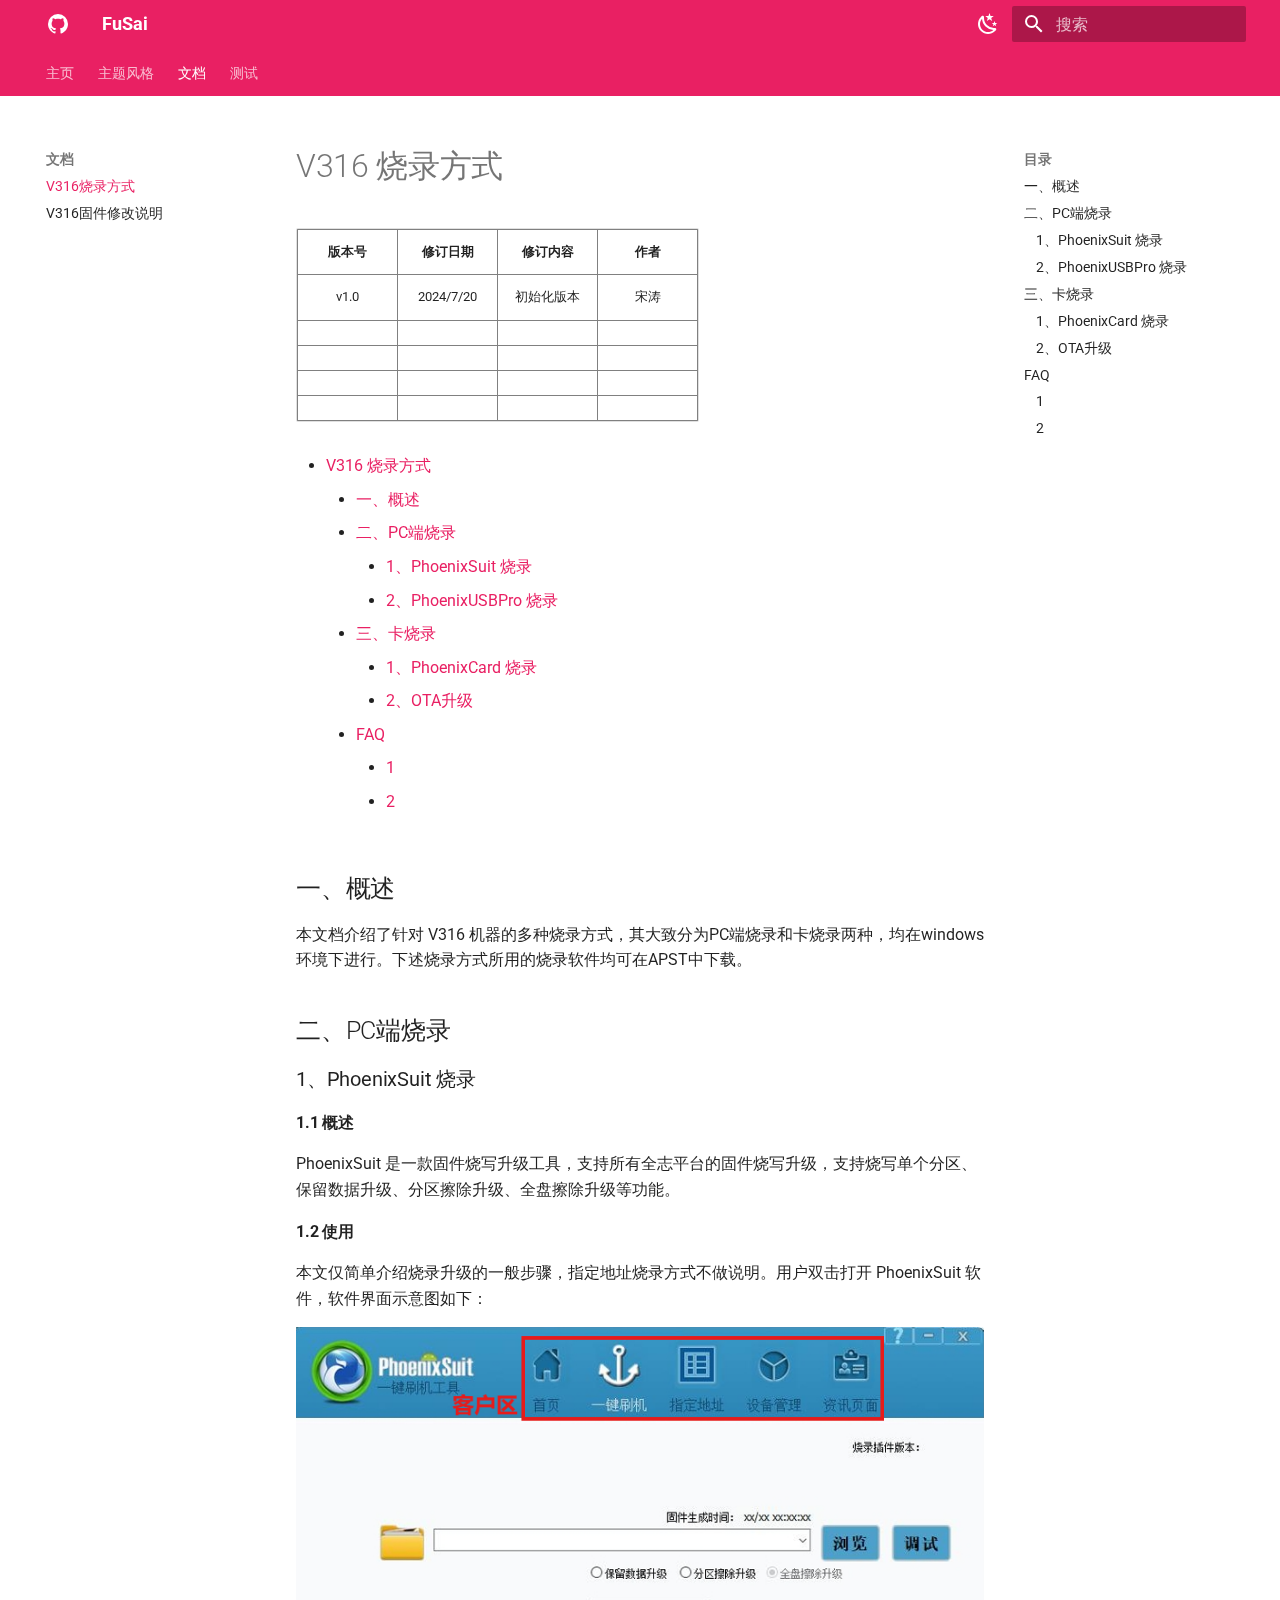
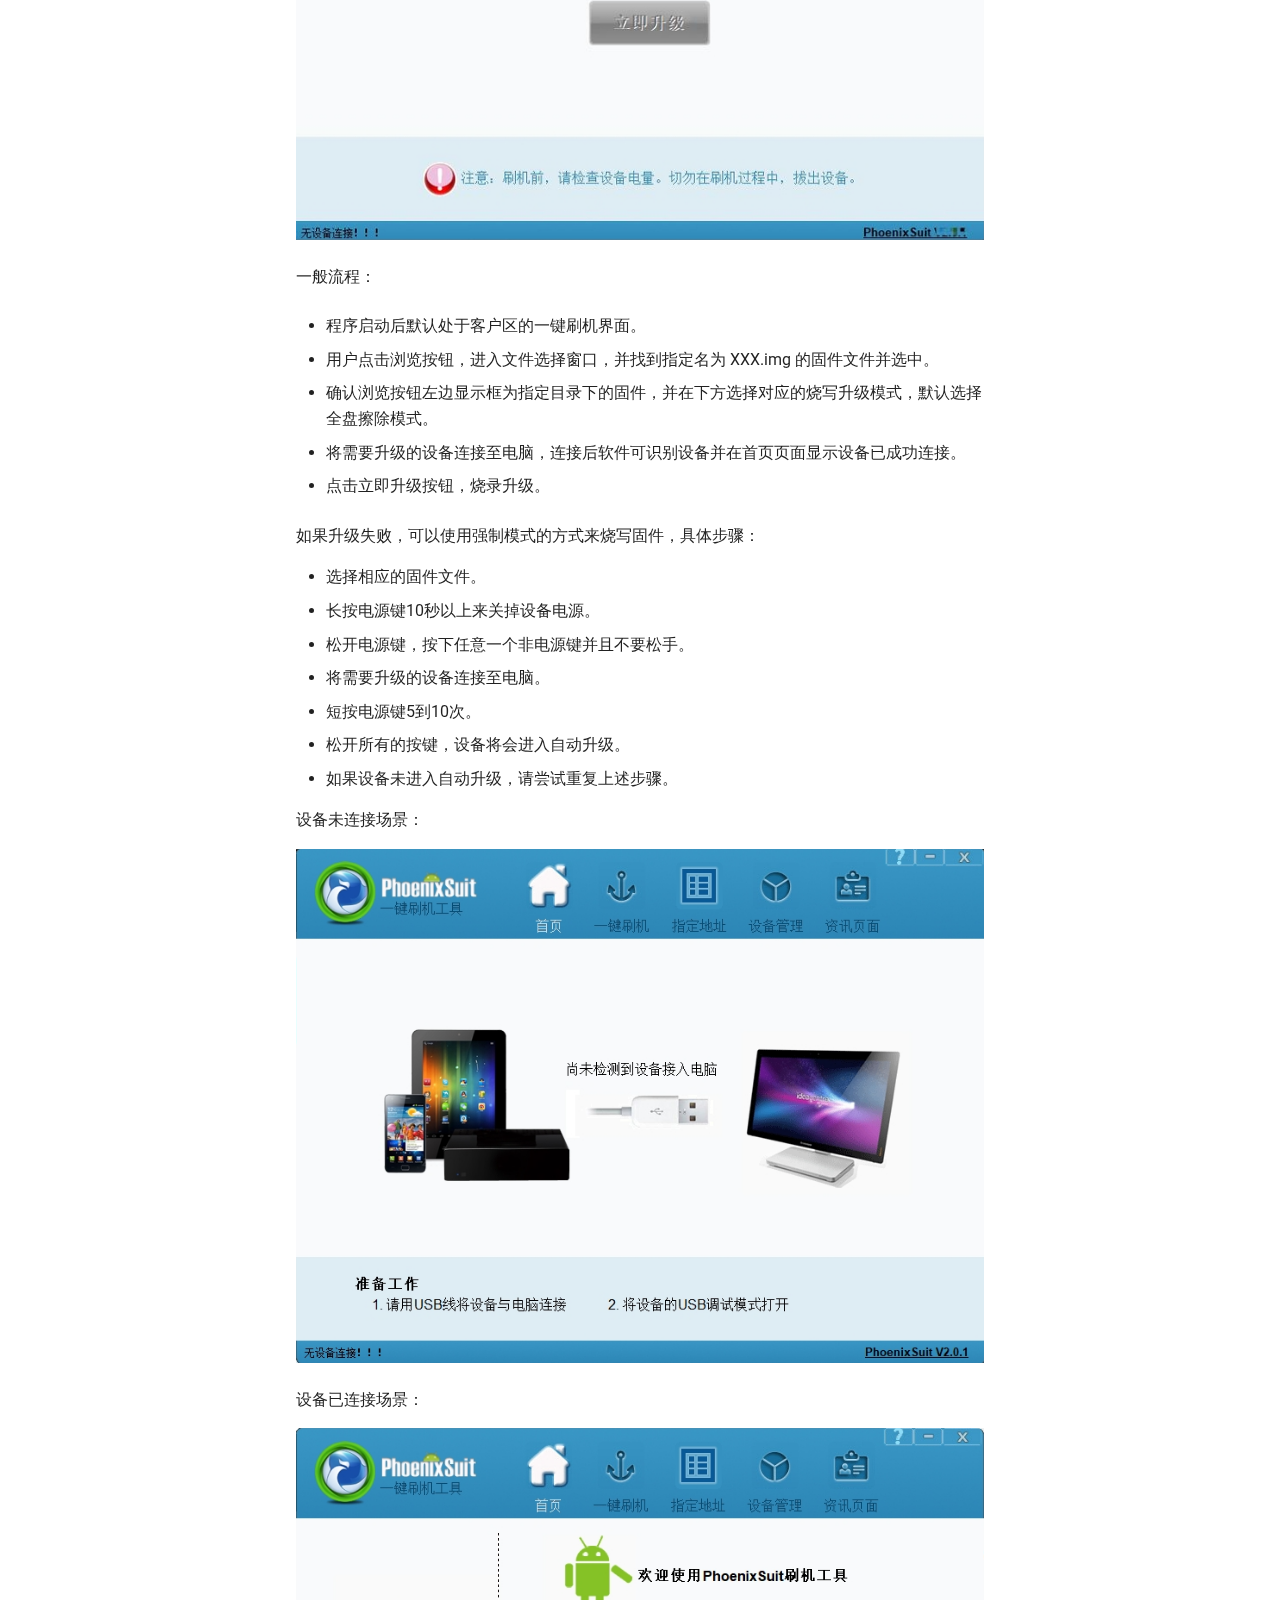
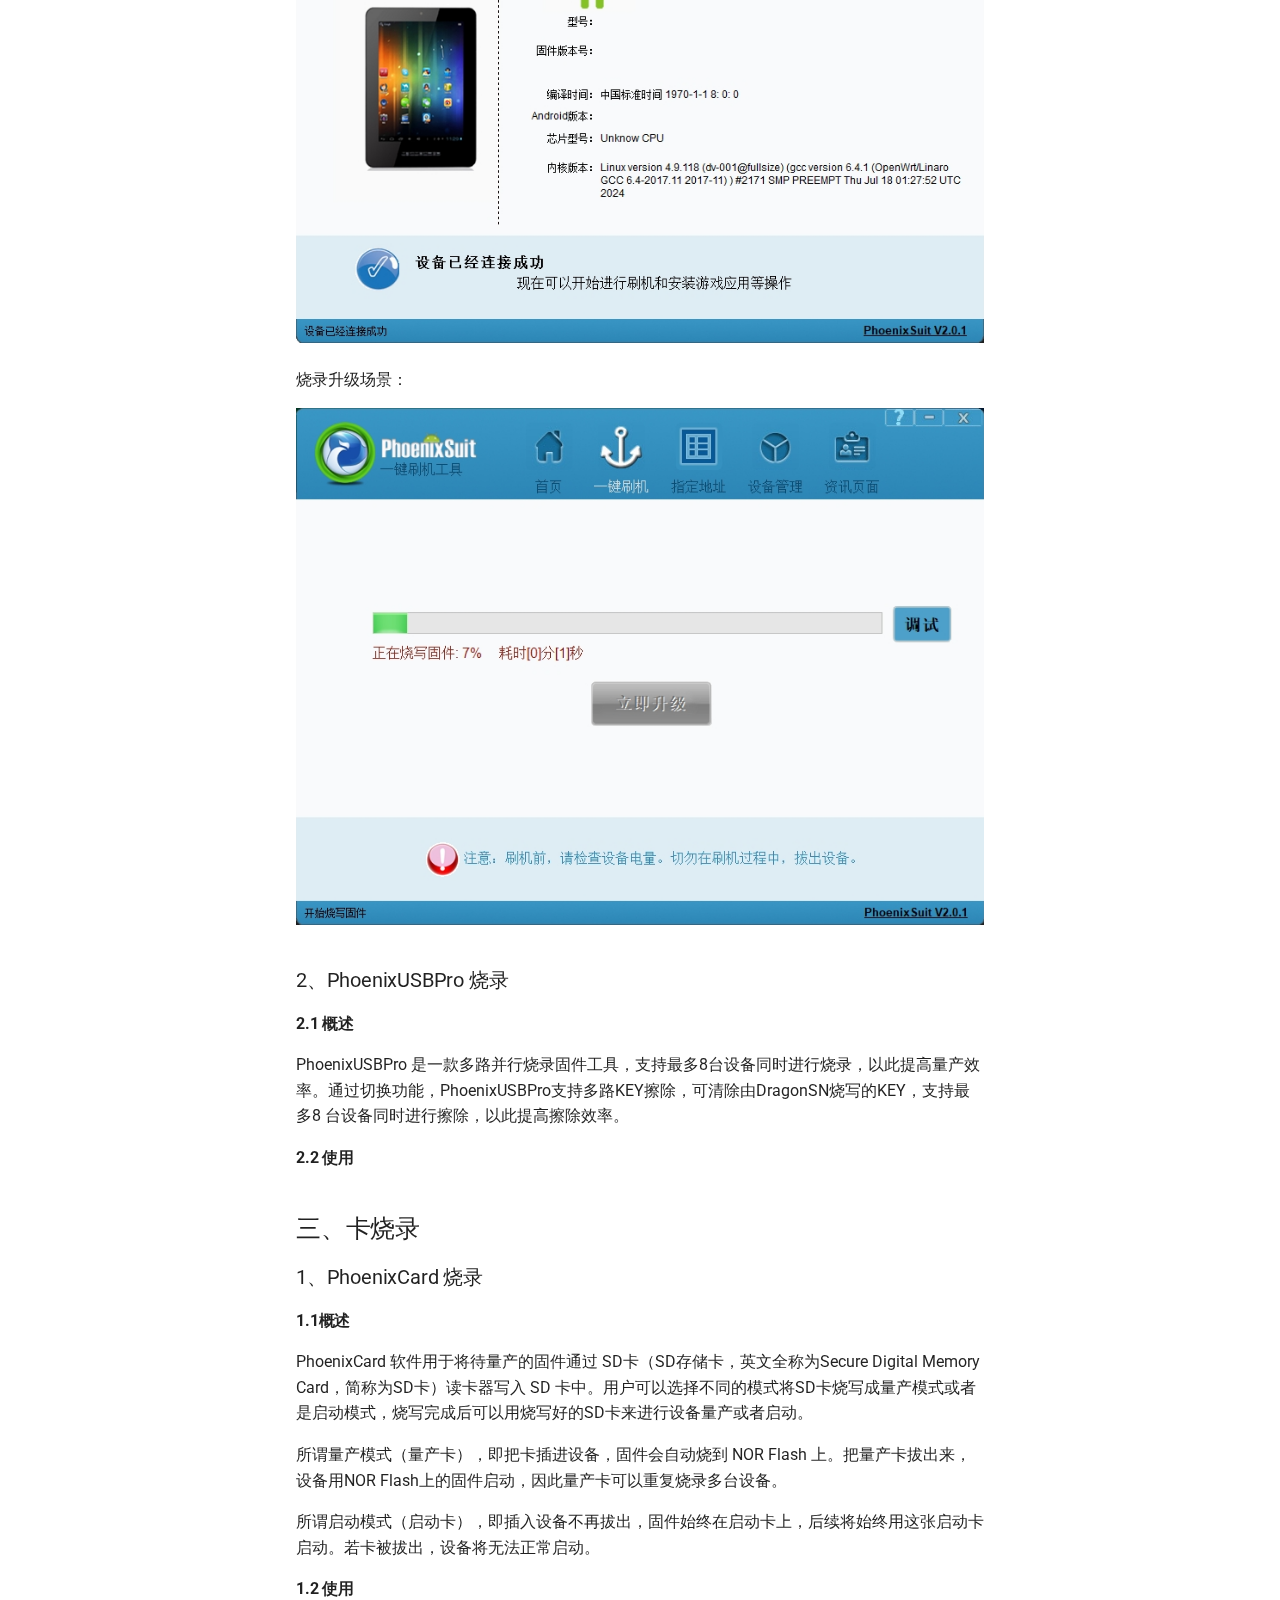
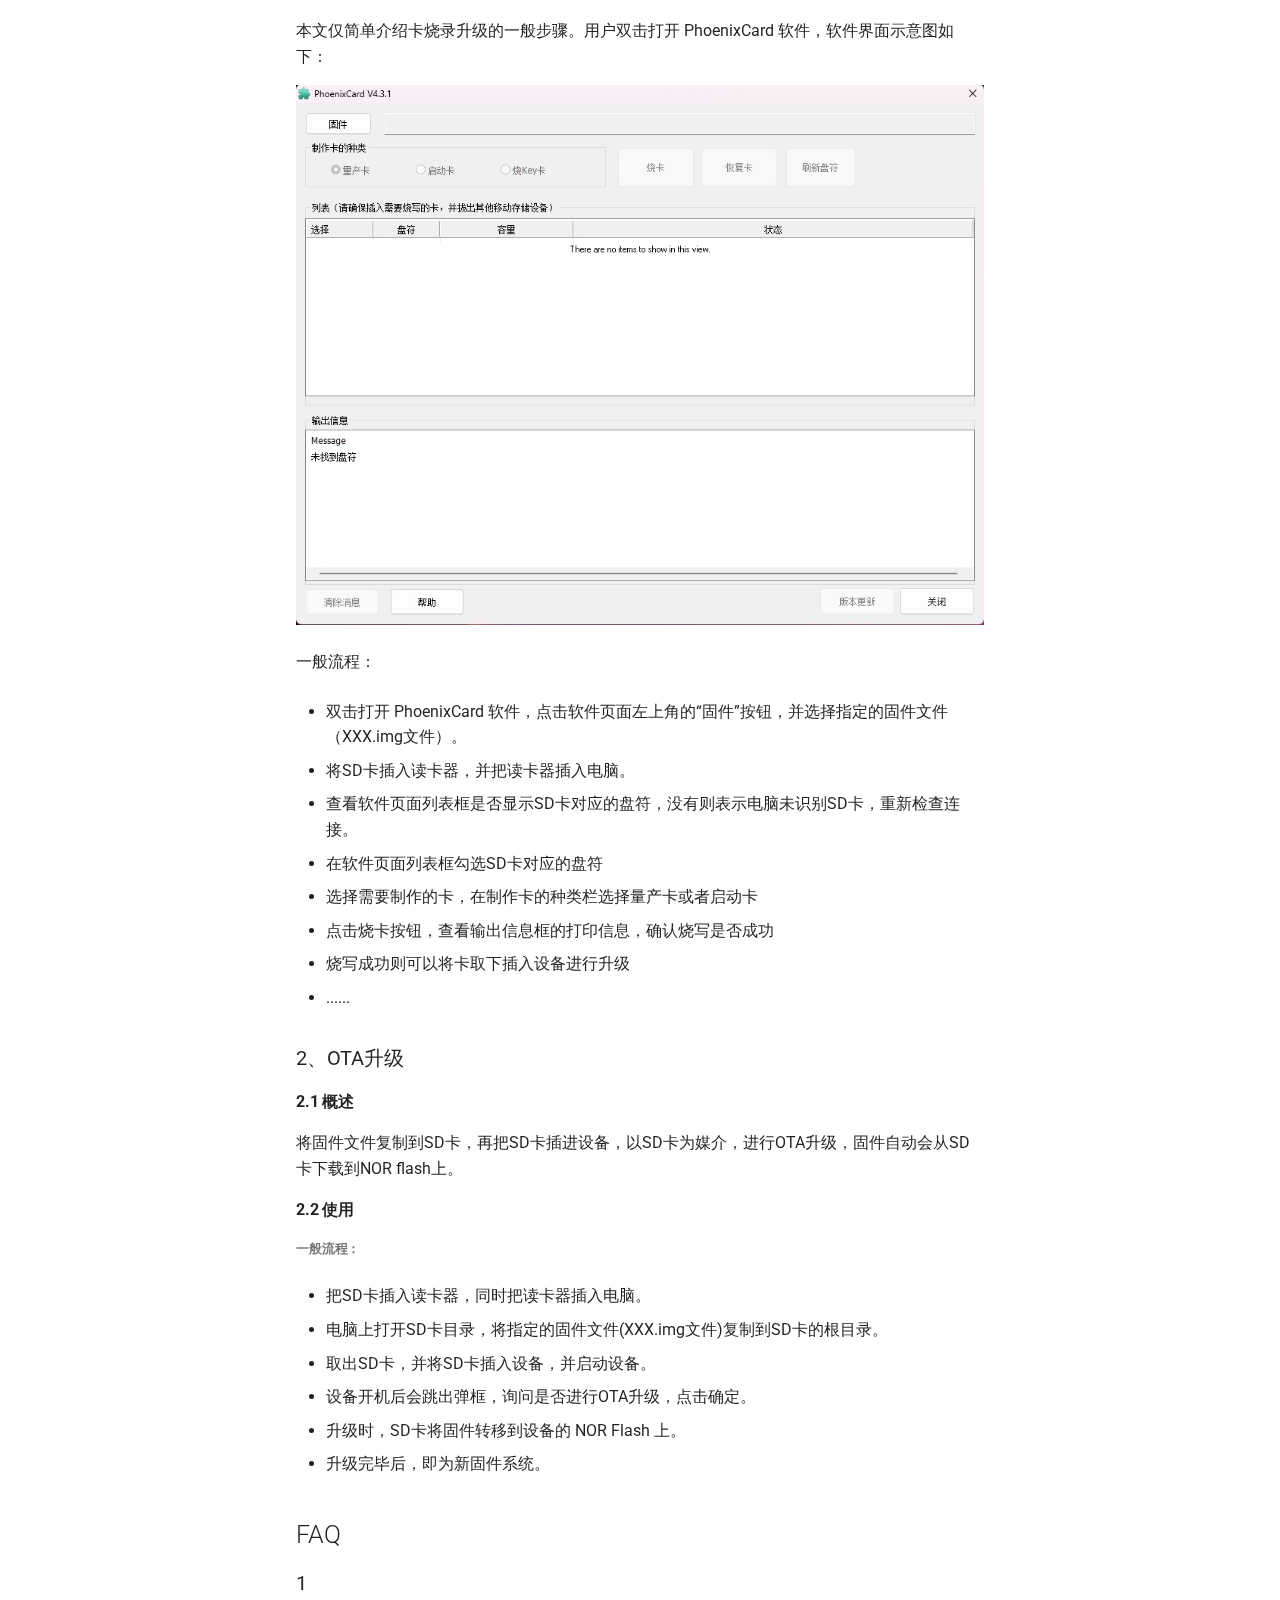
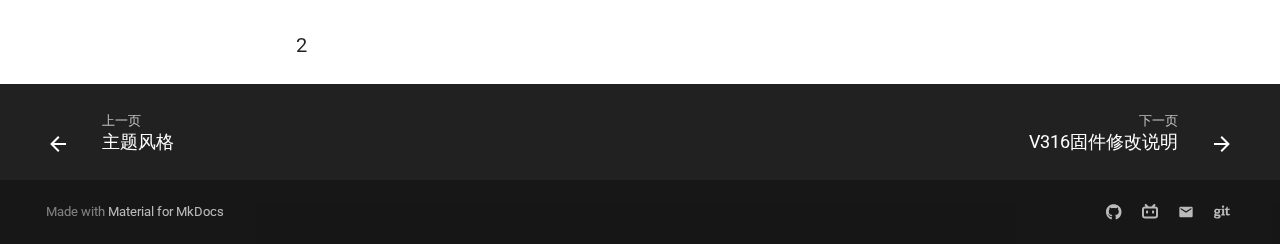
<file: V316/V316/index.html>
<!doctype html>
<html lang="zh" class="no-js">
  <head>
    
      <meta charset="utf-8">
      <meta name="viewport" content="width=device-width,initial-scale=1">
      
      
      
      
        <link rel="prev" href="../../theme_style/theme_style/">
      
      
        <link rel="next" href="../../tina_v316-sdv_uart0/tina_v316-sdv_uart0/">
      
      
      <link rel="icon" href="../../assets/images/favicon.png">
      <meta name="generator" content="mkdocs-1.6.0, mkdocs-material-9.5.29">
    
    
      
        <title>V316烧录方式 - FuSai</title>
      
    
    
      <link rel="stylesheet" href="../../assets/stylesheets/main.76a95c52.min.css">
      
        
        <link rel="stylesheet" href="../../assets/stylesheets/palette.06af60db.min.css">
      
      


    
    
      
    
    
      
        
        
        <link rel="preconnect" href="https://fonts.gstatic.com" crossorigin>
        <link rel="stylesheet" href="https://fonts.googleapis.com/css?family=Roboto:300,300i,400,400i,700,700i%7CRoboto+Mono:400,400i,700,700i&display=fallback">
        <style>:root{--md-text-font:"Roboto";--md-code-font:"Roboto Mono"}</style>
      
    
    
      <link rel="stylesheet" href="../../extra.css">
    
    <script>__md_scope=new URL("../..",location),__md_hash=e=>[...e].reduce((e,_)=>(e<<5)-e+_.charCodeAt(0),0),__md_get=(e,_=localStorage,t=__md_scope)=>JSON.parse(_.getItem(t.pathname+"."+e)),__md_set=(e,_,t=localStorage,a=__md_scope)=>{try{t.setItem(a.pathname+"."+e,JSON.stringify(_))}catch(e){}}</script>
    
      

    
    
    
  </head>
  
  
    
    
      
    
    
    
    
    <body dir="ltr" data-md-color-scheme="default" data-md-color-primary="pink" data-md-color-accent="pink">
  
    
    <input class="md-toggle" data-md-toggle="drawer" type="checkbox" id="__drawer" autocomplete="off">
    <input class="md-toggle" data-md-toggle="search" type="checkbox" id="__search" autocomplete="off">
    <label class="md-overlay" for="__drawer"></label>
    <div data-md-component="skip">
      
        
        <a href="#v316" class="md-skip">
          跳转至
        </a>
      
    </div>
    <div data-md-component="announce">
      
    </div>
    
    
      

<header class="md-header" data-md-component="header">
  <nav class="md-header__inner md-grid" aria-label="页眉">
    <a href="../.." title="FuSai" class="md-header__button md-logo" aria-label="FuSai" data-md-component="logo">
      
  
  <svg xmlns="http://www.w3.org/2000/svg" viewBox="0 0 24 24"><path d="M12 2A10 10 0 0 0 2 12c0 4.42 2.87 8.17 6.84 9.5.5.08.66-.23.66-.5v-1.69c-2.77.6-3.36-1.34-3.36-1.34-.46-1.16-1.11-1.47-1.11-1.47-.91-.62.07-.6.07-.6 1 .07 1.53 1.03 1.53 1.03.87 1.52 2.34 1.07 2.91.83.09-.65.35-1.09.63-1.34-2.22-.25-4.55-1.11-4.55-4.92 0-1.11.38-2 1.03-2.71-.1-.25-.45-1.29.1-2.64 0 0 .84-.27 2.75 1.02.79-.22 1.65-.33 2.5-.33.85 0 1.71.11 2.5.33 1.91-1.29 2.75-1.02 2.75-1.02.55 1.35.2 2.39.1 2.64.65.71 1.03 1.6 1.03 2.71 0 3.82-2.34 4.66-4.57 4.91.36.31.69.92.69 1.85V21c0 .27.16.59.67.5C19.14 20.16 22 16.42 22 12A10 10 0 0 0 12 2Z"/></svg>

    </a>
    <label class="md-header__button md-icon" for="__drawer">
      
      <svg xmlns="http://www.w3.org/2000/svg" viewBox="0 0 24 24"><path d="M3 6h18v2H3V6m0 5h18v2H3v-2m0 5h18v2H3v-2Z"/></svg>
    </label>
    <div class="md-header__title" data-md-component="header-title">
      <div class="md-header__ellipsis">
        <div class="md-header__topic">
          <span class="md-ellipsis">
            FuSai
          </span>
        </div>
        <div class="md-header__topic" data-md-component="header-topic">
          <span class="md-ellipsis">
            
              V316烧录方式
            
          </span>
        </div>
      </div>
    </div>
    
      
        <form class="md-header__option" data-md-component="palette">
  
    
    
    
    <input class="md-option" data-md-color-media="(prefers-color-scheme: light)" data-md-color-scheme="default" data-md-color-primary="pink" data-md-color-accent="pink"  aria-label="切换到暗色模式"  type="radio" name="__palette" id="__palette_0">
    
      <label class="md-header__button md-icon" title="切换到暗色模式" for="__palette_1" hidden>
        <svg xmlns="http://www.w3.org/2000/svg" viewBox="0 0 24 24"><path d="m17.75 4.09-2.53 1.94.91 3.06-2.63-1.81-2.63 1.81.91-3.06-2.53-1.94L12.44 4l1.06-3 1.06 3 3.19.09m3.5 6.91-1.64 1.25.59 1.98-1.7-1.17-1.7 1.17.59-1.98L15.75 11l2.06-.05L18.5 9l.69 1.95 2.06.05m-2.28 4.95c.83-.08 1.72 1.1 1.19 1.85-.32.45-.66.87-1.08 1.27C15.17 23 8.84 23 4.94 19.07c-3.91-3.9-3.91-10.24 0-14.14.4-.4.82-.76 1.27-1.08.75-.53 1.93.36 1.85 1.19-.27 2.86.69 5.83 2.89 8.02a9.96 9.96 0 0 0 8.02 2.89m-1.64 2.02a12.08 12.08 0 0 1-7.8-3.47c-2.17-2.19-3.33-5-3.49-7.82-2.81 3.14-2.7 7.96.31 10.98 3.02 3.01 7.84 3.12 10.98.31Z"/></svg>
      </label>
    
  
    
    
    
    <input class="md-option" data-md-color-media="(prefers-color-scheme: dark)" data-md-color-scheme="slate" data-md-color-primary="pink" data-md-color-accent="pink"  aria-label="切换到亮色模式"  type="radio" name="__palette" id="__palette_1">
    
      <label class="md-header__button md-icon" title="切换到亮色模式" for="__palette_0" hidden>
        <svg xmlns="http://www.w3.org/2000/svg" viewBox="0 0 24 24"><path d="M12 7a5 5 0 0 1 5 5 5 5 0 0 1-5 5 5 5 0 0 1-5-5 5 5 0 0 1 5-5m0 2a3 3 0 0 0-3 3 3 3 0 0 0 3 3 3 3 0 0 0 3-3 3 3 0 0 0-3-3m0-7 2.39 3.42C13.65 5.15 12.84 5 12 5c-.84 0-1.65.15-2.39.42L12 2M3.34 7l4.16-.35A7.2 7.2 0 0 0 5.94 8.5c-.44.74-.69 1.5-.83 2.29L3.34 7m.02 10 1.76-3.77a7.131 7.131 0 0 0 2.38 4.14L3.36 17M20.65 7l-1.77 3.79a7.023 7.023 0 0 0-2.38-4.15l4.15.36m-.01 10-4.14.36c.59-.51 1.12-1.14 1.54-1.86.42-.73.69-1.5.83-2.29L20.64 17M12 22l-2.41-3.44c.74.27 1.55.44 2.41.44.82 0 1.63-.17 2.37-.44L12 22Z"/></svg>
      </label>
    
  
</form>
      
    
    
      <script>var media,input,key,value,palette=__md_get("__palette");if(palette&&palette.color){"(prefers-color-scheme)"===palette.color.media&&(media=matchMedia("(prefers-color-scheme: light)"),input=document.querySelector(media.matches?"[data-md-color-media='(prefers-color-scheme: light)']":"[data-md-color-media='(prefers-color-scheme: dark)']"),palette.color.media=input.getAttribute("data-md-color-media"),palette.color.scheme=input.getAttribute("data-md-color-scheme"),palette.color.primary=input.getAttribute("data-md-color-primary"),palette.color.accent=input.getAttribute("data-md-color-accent"));for([key,value]of Object.entries(palette.color))document.body.setAttribute("data-md-color-"+key,value)}</script>
    
    
    
      <label class="md-header__button md-icon" for="__search">
        
        <svg xmlns="http://www.w3.org/2000/svg" viewBox="0 0 24 24"><path d="M9.5 3A6.5 6.5 0 0 1 16 9.5c0 1.61-.59 3.09-1.56 4.23l.27.27h.79l5 5-1.5 1.5-5-5v-.79l-.27-.27A6.516 6.516 0 0 1 9.5 16 6.5 6.5 0 0 1 3 9.5 6.5 6.5 0 0 1 9.5 3m0 2C7 5 5 7 5 9.5S7 14 9.5 14 14 12 14 9.5 12 5 9.5 5Z"/></svg>
      </label>
      <div class="md-search" data-md-component="search" role="dialog">
  <label class="md-search__overlay" for="__search"></label>
  <div class="md-search__inner" role="search">
    <form class="md-search__form" name="search">
      <input type="text" class="md-search__input" name="query" aria-label="搜索" placeholder="搜索" autocapitalize="off" autocorrect="off" autocomplete="off" spellcheck="false" data-md-component="search-query" required>
      <label class="md-search__icon md-icon" for="__search">
        
        <svg xmlns="http://www.w3.org/2000/svg" viewBox="0 0 24 24"><path d="M9.5 3A6.5 6.5 0 0 1 16 9.5c0 1.61-.59 3.09-1.56 4.23l.27.27h.79l5 5-1.5 1.5-5-5v-.79l-.27-.27A6.516 6.516 0 0 1 9.5 16 6.5 6.5 0 0 1 3 9.5 6.5 6.5 0 0 1 9.5 3m0 2C7 5 5 7 5 9.5S7 14 9.5 14 14 12 14 9.5 12 5 9.5 5Z"/></svg>
        
        <svg xmlns="http://www.w3.org/2000/svg" viewBox="0 0 24 24"><path d="M20 11v2H8l5.5 5.5-1.42 1.42L4.16 12l7.92-7.92L13.5 5.5 8 11h12Z"/></svg>
      </label>
      <nav class="md-search__options" aria-label="查找">
        
          <a href="javascript:void(0)" class="md-search__icon md-icon" title="分享" aria-label="分享" data-clipboard data-clipboard-text="" data-md-component="search-share" tabindex="-1">
            
            <svg xmlns="http://www.w3.org/2000/svg" viewBox="0 0 24 24"><path d="M18 16.08c-.76 0-1.44.3-1.96.77L8.91 12.7c.05-.23.09-.46.09-.7 0-.24-.04-.47-.09-.7l7.05-4.11c.54.5 1.25.81 2.04.81a3 3 0 0 0 3-3 3 3 0 0 0-3-3 3 3 0 0 0-3 3c0 .24.04.47.09.7L8.04 9.81C7.5 9.31 6.79 9 6 9a3 3 0 0 0-3 3 3 3 0 0 0 3 3c.79 0 1.5-.31 2.04-.81l7.12 4.15c-.05.21-.08.43-.08.66 0 1.61 1.31 2.91 2.92 2.91 1.61 0 2.92-1.3 2.92-2.91A2.92 2.92 0 0 0 18 16.08Z"/></svg>
          </a>
        
        <button type="reset" class="md-search__icon md-icon" title="清空当前内容" aria-label="清空当前内容" tabindex="-1">
          
          <svg xmlns="http://www.w3.org/2000/svg" viewBox="0 0 24 24"><path d="M19 6.41 17.59 5 12 10.59 6.41 5 5 6.41 10.59 12 5 17.59 6.41 19 12 13.41 17.59 19 19 17.59 13.41 12 19 6.41Z"/></svg>
        </button>
      </nav>
      
        <div class="md-search__suggest" data-md-component="search-suggest"></div>
      
    </form>
    <div class="md-search__output">
      <div class="md-search__scrollwrap" tabindex="0" data-md-scrollfix>
        <div class="md-search-result" data-md-component="search-result">
          <div class="md-search-result__meta">
            正在初始化搜索引擎
          </div>
          <ol class="md-search-result__list" role="presentation"></ol>
        </div>
      </div>
    </div>
  </div>
</div>
    
    
  </nav>
  
</header>
    
    <div class="md-container" data-md-component="container">
      
      
        
          
            
<nav class="md-tabs" aria-label="标签" data-md-component="tabs">
  <div class="md-grid">
    <ul class="md-tabs__list">
      
        
  
  
  
    <li class="md-tabs__item">
      <a href="../.." class="md-tabs__link">
        
  
    
  
  主页

      </a>
    </li>
  

      
        
  
  
  
    <li class="md-tabs__item">
      <a href="../../theme_style/theme_style/" class="md-tabs__link">
        
  
    
  
  主题风格

      </a>
    </li>
  

      
        
  
  
    
  
  
    
    
      <li class="md-tabs__item md-tabs__item--active">
        <a href="./" class="md-tabs__link">
          
  
  文档

        </a>
      </li>
    
  

      
        
  
  
  
    
    
      <li class="md-tabs__item">
        <a href="../../test_1/test_1/" class="md-tabs__link">
          
  
  测试

        </a>
      </li>
    
  

      
    </ul>
  </div>
</nav>
          
        
      
      <main class="md-main" data-md-component="main">
        <div class="md-main__inner md-grid">
          
            
              
              <div class="md-sidebar md-sidebar--primary" data-md-component="sidebar" data-md-type="navigation" >
                <div class="md-sidebar__scrollwrap">
                  <div class="md-sidebar__inner">
                    


  


<nav class="md-nav md-nav--primary md-nav--lifted" aria-label="导航栏" data-md-level="0">
  <label class="md-nav__title" for="__drawer">
    <a href="../.." title="FuSai" class="md-nav__button md-logo" aria-label="FuSai" data-md-component="logo">
      
  
  <svg xmlns="http://www.w3.org/2000/svg" viewBox="0 0 24 24"><path d="M12 2A10 10 0 0 0 2 12c0 4.42 2.87 8.17 6.84 9.5.5.08.66-.23.66-.5v-1.69c-2.77.6-3.36-1.34-3.36-1.34-.46-1.16-1.11-1.47-1.11-1.47-.91-.62.07-.6.07-.6 1 .07 1.53 1.03 1.53 1.03.87 1.52 2.34 1.07 2.91.83.09-.65.35-1.09.63-1.34-2.22-.25-4.55-1.11-4.55-4.92 0-1.11.38-2 1.03-2.71-.1-.25-.45-1.29.1-2.64 0 0 .84-.27 2.75 1.02.79-.22 1.65-.33 2.5-.33.85 0 1.71.11 2.5.33 1.91-1.29 2.75-1.02 2.75-1.02.55 1.35.2 2.39.1 2.64.65.71 1.03 1.6 1.03 2.71 0 3.82-2.34 4.66-4.57 4.91.36.31.69.92.69 1.85V21c0 .27.16.59.67.5C19.14 20.16 22 16.42 22 12A10 10 0 0 0 12 2Z"/></svg>

    </a>
    FuSai
  </label>
  
  <ul class="md-nav__list" data-md-scrollfix>
    
      
      
  
  
  
  
    <li class="md-nav__item">
      <a href="../.." class="md-nav__link">
        
  
  <span class="md-ellipsis">
    主页
  </span>
  

      </a>
    </li>
  

    
      
      
  
  
  
  
    <li class="md-nav__item">
      <a href="../../theme_style/theme_style/" class="md-nav__link">
        
  
  <span class="md-ellipsis">
    主题风格
  </span>
  

      </a>
    </li>
  

    
      
      
  
  
    
  
  
  
    
    
    
      
        
        
      
      
        
      
    
    
      
    
    <li class="md-nav__item md-nav__item--active md-nav__item--section md-nav__item--nested">
      
        
        
        <input class="md-nav__toggle md-toggle " type="checkbox" id="__nav_3" checked>
        
          
          <label class="md-nav__link" for="__nav_3" id="__nav_3_label" tabindex="">
            
  
  <span class="md-ellipsis">
    文档
  </span>
  

            <span class="md-nav__icon md-icon"></span>
          </label>
        
        <nav class="md-nav" data-md-level="1" aria-labelledby="__nav_3_label" aria-expanded="true">
          <label class="md-nav__title" for="__nav_3">
            <span class="md-nav__icon md-icon"></span>
            文档
          </label>
          <ul class="md-nav__list" data-md-scrollfix>
            
              
                
  
  
    
  
  
  
    <li class="md-nav__item md-nav__item--active">
      
      <input class="md-nav__toggle md-toggle" type="checkbox" id="__toc">
      
      
        
      
      
        <label class="md-nav__link md-nav__link--active" for="__toc">
          
  
  <span class="md-ellipsis">
    V316烧录方式
  </span>
  

          <span class="md-nav__icon md-icon"></span>
        </label>
      
      <a href="./" class="md-nav__link md-nav__link--active">
        
  
  <span class="md-ellipsis">
    V316烧录方式
  </span>
  

      </a>
      
        

<nav class="md-nav md-nav--secondary" aria-label="目录">
  
  
  
    
  
  
    <label class="md-nav__title" for="__toc">
      <span class="md-nav__icon md-icon"></span>
      目录
    </label>
    <ul class="md-nav__list" data-md-component="toc" data-md-scrollfix>
      
        <li class="md-nav__item">
  <a href="#_1" class="md-nav__link">
    <span class="md-ellipsis">
      一、概述
    </span>
  </a>
  
</li>
      
        <li class="md-nav__item">
  <a href="#pc" class="md-nav__link">
    <span class="md-ellipsis">
      二、PC端烧录
    </span>
  </a>
  
    <nav class="md-nav" aria-label="二、PC端烧录">
      <ul class="md-nav__list">
        
          <li class="md-nav__item">
  <a href="#1phoenixsuit" class="md-nav__link">
    <span class="md-ellipsis">
      1、PhoenixSuit 烧录
    </span>
  </a>
  
</li>
        
          <li class="md-nav__item">
  <a href="#2phoenixusbpro" class="md-nav__link">
    <span class="md-ellipsis">
      2、PhoenixUSBPro 烧录
    </span>
  </a>
  
</li>
        
      </ul>
    </nav>
  
</li>
      
        <li class="md-nav__item">
  <a href="#_2" class="md-nav__link">
    <span class="md-ellipsis">
      三、卡烧录
    </span>
  </a>
  
    <nav class="md-nav" aria-label="三、卡烧录">
      <ul class="md-nav__list">
        
          <li class="md-nav__item">
  <a href="#1phoenixcard" class="md-nav__link">
    <span class="md-ellipsis">
      1、PhoenixCard 烧录
    </span>
  </a>
  
</li>
        
          <li class="md-nav__item">
  <a href="#2ota" class="md-nav__link">
    <span class="md-ellipsis">
      2、OTA升级
    </span>
  </a>
  
</li>
        
      </ul>
    </nav>
  
</li>
      
        <li class="md-nav__item">
  <a href="#faq" class="md-nav__link">
    <span class="md-ellipsis">
      FAQ
    </span>
  </a>
  
    <nav class="md-nav" aria-label="FAQ">
      <ul class="md-nav__list">
        
          <li class="md-nav__item">
  <a href="#1" class="md-nav__link">
    <span class="md-ellipsis">
      1
    </span>
  </a>
  
</li>
        
          <li class="md-nav__item">
  <a href="#2" class="md-nav__link">
    <span class="md-ellipsis">
      2
    </span>
  </a>
  
</li>
        
      </ul>
    </nav>
  
</li>
      
    </ul>
  
</nav>
      
    </li>
  

              
            
              
                
  
  
  
  
    <li class="md-nav__item">
      <a href="../../tina_v316-sdv_uart0/tina_v316-sdv_uart0/" class="md-nav__link">
        
  
  <span class="md-ellipsis">
    V316固件修改说明
  </span>
  

      </a>
    </li>
  

              
            
          </ul>
        </nav>
      
    </li>
  

    
      
      
  
  
  
  
    
    
    
      
      
        
      
    
    
      
        
        
      
    
    <li class="md-nav__item md-nav__item--pruned md-nav__item--nested">
      
        
  
  
    <a href="../../test_1/test_1/" class="md-nav__link">
      
  
  <span class="md-ellipsis">
    测试
  </span>
  

      
        <span class="md-nav__icon md-icon"></span>
      
    </a>
  

      
    </li>
  

    
  </ul>
</nav>
                  </div>
                </div>
              </div>
            
            
              
              <div class="md-sidebar md-sidebar--secondary" data-md-component="sidebar" data-md-type="toc" >
                <div class="md-sidebar__scrollwrap">
                  <div class="md-sidebar__inner">
                    

<nav class="md-nav md-nav--secondary" aria-label="目录">
  
  
  
    
  
  
    <label class="md-nav__title" for="__toc">
      <span class="md-nav__icon md-icon"></span>
      目录
    </label>
    <ul class="md-nav__list" data-md-component="toc" data-md-scrollfix>
      
        <li class="md-nav__item">
  <a href="#_1" class="md-nav__link">
    <span class="md-ellipsis">
      一、概述
    </span>
  </a>
  
</li>
      
        <li class="md-nav__item">
  <a href="#pc" class="md-nav__link">
    <span class="md-ellipsis">
      二、PC端烧录
    </span>
  </a>
  
    <nav class="md-nav" aria-label="二、PC端烧录">
      <ul class="md-nav__list">
        
          <li class="md-nav__item">
  <a href="#1phoenixsuit" class="md-nav__link">
    <span class="md-ellipsis">
      1、PhoenixSuit 烧录
    </span>
  </a>
  
</li>
        
          <li class="md-nav__item">
  <a href="#2phoenixusbpro" class="md-nav__link">
    <span class="md-ellipsis">
      2、PhoenixUSBPro 烧录
    </span>
  </a>
  
</li>
        
      </ul>
    </nav>
  
</li>
      
        <li class="md-nav__item">
  <a href="#_2" class="md-nav__link">
    <span class="md-ellipsis">
      三、卡烧录
    </span>
  </a>
  
    <nav class="md-nav" aria-label="三、卡烧录">
      <ul class="md-nav__list">
        
          <li class="md-nav__item">
  <a href="#1phoenixcard" class="md-nav__link">
    <span class="md-ellipsis">
      1、PhoenixCard 烧录
    </span>
  </a>
  
</li>
        
          <li class="md-nav__item">
  <a href="#2ota" class="md-nav__link">
    <span class="md-ellipsis">
      2、OTA升级
    </span>
  </a>
  
</li>
        
      </ul>
    </nav>
  
</li>
      
        <li class="md-nav__item">
  <a href="#faq" class="md-nav__link">
    <span class="md-ellipsis">
      FAQ
    </span>
  </a>
  
    <nav class="md-nav" aria-label="FAQ">
      <ul class="md-nav__list">
        
          <li class="md-nav__item">
  <a href="#1" class="md-nav__link">
    <span class="md-ellipsis">
      1
    </span>
  </a>
  
</li>
        
          <li class="md-nav__item">
  <a href="#2" class="md-nav__link">
    <span class="md-ellipsis">
      2
    </span>
  </a>
  
</li>
        
      </ul>
    </nav>
  
</li>
      
    </ul>
  
</nav>
                  </div>
                </div>
              </div>
            
          
          
            <div class="md-content" data-md-component="content">
              <article class="md-content__inner md-typeset">
                
                  


<h1 id="v316">V316 烧录方式<a class="headerlink" href="#v316" title="Permanent link">&para;</a></h1>
<table>
<thead>
<tr>
<th style="text-align: center;">版本号</th>
<th style="text-align: center;">修订日期</th>
<th style="text-align: center;">修订内容</th>
<th style="text-align: center;">作者</th>
</tr>
</thead>
<tbody>
<tr>
<td style="text-align: center;">v1.0</td>
<td style="text-align: center;">2024/7/20</td>
<td style="text-align: center;">初始化版本</td>
<td style="text-align: center;">宋涛</td>
</tr>
<tr>
<td style="text-align: center;"></td>
<td style="text-align: center;"></td>
<td style="text-align: center;"></td>
<td style="text-align: center;"></td>
</tr>
<tr>
<td style="text-align: center;"></td>
<td style="text-align: center;"></td>
<td style="text-align: center;"></td>
<td style="text-align: center;"></td>
</tr>
<tr>
<td style="text-align: center;"></td>
<td style="text-align: center;"></td>
<td style="text-align: center;"></td>
<td style="text-align: center;"></td>
</tr>
<tr>
<td style="text-align: center;"></td>
<td style="text-align: center;"></td>
<td style="text-align: center;"></td>
<td style="text-align: center;"></td>
</tr>
</tbody>
</table>
<div class="toc">
<ul>
<li><a href="#v316">V316 烧录方式</a><ul>
<li><a href="#_1">一、概述</a></li>
<li><a href="#pc">二、PC端烧录</a><ul>
<li><a href="#1phoenixsuit">1、PhoenixSuit 烧录</a></li>
<li><a href="#2phoenixusbpro">2、PhoenixUSBPro 烧录</a></li>
</ul>
</li>
<li><a href="#_2">三、卡烧录</a><ul>
<li><a href="#1phoenixcard">1、PhoenixCard 烧录</a></li>
<li><a href="#2ota">2、OTA升级</a></li>
</ul>
</li>
<li><a href="#faq">FAQ</a><ul>
<li><a href="#1">1</a></li>
<li><a href="#2">2</a></li>
</ul>
</li>
</ul>
</li>
</ul>
</div>
<h2 id="_1">一、概述<a class="headerlink" href="#_1" title="Permanent link">&para;</a></h2>
<p>本文档介绍了针对 V316 机器的多种烧录方式，其大致分为PC端烧录和卡烧录两种，均在windows环境下进行。下述烧录方式所用的烧录软件均可在APST中下载。</p>
<h2 id="pc">二、PC端烧录<a class="headerlink" href="#pc" title="Permanent link">&para;</a></h2>
<h3 id="1phoenixsuit">1、PhoenixSuit 烧录<a class="headerlink" href="#1phoenixsuit" title="Permanent link">&para;</a></h3>
<h4 id="11">1.1 概述<a class="headerlink" href="#11" title="Permanent link">&para;</a></h4>
<p>PhoenixSuit 是一款固件烧写升级工具，支持所有全志平台的固件烧写升级，支持烧写单个分区、保留数据升级、分区擦除升级、全盘擦除升级等功能。</p>
<h4 id="12">1.2 使用<a class="headerlink" href="#12" title="Permanent link">&para;</a></h4>
<p>本文仅简单介绍烧录升级的一般步骤，指定地址烧录方式不做说明。用户双击打开 PhoenixSuit 软件，软件界面示意图如下：</p>
<p><img alt="image-20240718151200941" src="../assets/image-20240718151200941.png" /></p>
<p>一般流程：</p>
<ul>
<li>
<p>程序启动后默认处于客户区的一键刷机界面。</p>
</li>
<li>
<p>用户点击浏览按钮，进入文件选择窗口，并找到指定名为 XXX.img 的固件文件并选中。</p>
</li>
<li>
<p>确认浏览按钮左边显示框为指定目录下的固件，并在下方选择对应的烧写升级模式，默认选择全盘擦除模式。</p>
</li>
<li>
<p>将需要升级的设备连接至电脑，连接后软件可识别设备并在首页页面显示设备已成功连接。</p>
</li>
<li>
<p>点击立即升级按钮，烧录升级。</p>
</li>
</ul>
<p>如果升级失败，可以使用强制模式的方式来烧写固件，具体步骤：</p>
<ul>
<li>选择相应的固件文件。</li>
<li>长按电源键10秒以上来关掉设备电源。</li>
<li>松开电源键，按下任意一个非电源键并且不要松手。</li>
<li>将需要升级的设备连接至电脑。</li>
<li>短按电源键5到10次。</li>
<li>松开所有的按键，设备将会进入自动升级。</li>
<li>如果设备未进入自动升级，请尝试重复上述步骤。</li>
</ul>
<p>设备未连接场景：</p>
<p><img alt="image-20240718140440996" src="../assets/image-20240718140440996.png" /></p>
<p>设备已连接场景：</p>
<p><img alt="image-20240718150233482" src="../assets/image-20240718150233482.png" /></p>
<p>烧录升级场景：</p>
<p><img alt="image-20240718150602540" src="../assets/image-20240718150602540.png" /></p>
<h3 id="2phoenixusbpro">2、PhoenixUSBPro 烧录<a class="headerlink" href="#2phoenixusbpro" title="Permanent link">&para;</a></h3>
<h4 id="21">2.1 概述<a class="headerlink" href="#21" title="Permanent link">&para;</a></h4>
<p>PhoenixUSBPro 是一款多路并行烧录固件工具，支持最多8台设备同时进行烧录，以此提高量产效率。通过切换功能，PhoenixUSBPro支持多路KEY擦除，可清除由DragonSN烧写的KEY，支持最多8 台设备同时进行擦除，以此提高擦除效率。</p>
<h4 id="22">2.2 使用<a class="headerlink" href="#22" title="Permanent link">&para;</a></h4>
<h2 id="_2">三、卡烧录<a class="headerlink" href="#_2" title="Permanent link">&para;</a></h2>
<h3 id="1phoenixcard">1、PhoenixCard 烧录<a class="headerlink" href="#1phoenixcard" title="Permanent link">&para;</a></h3>
<h4 id="11_1">1.1概述<a class="headerlink" href="#11_1" title="Permanent link">&para;</a></h4>
<p>PhoenixCard 软件用于将待量产的固件通过 SD卡（SD存储卡，英文全称为Secure Digital Memory  Card，简称为SD卡）读卡器写入 SD 卡中。用户可以选择不同的模式将SD卡烧写成量产模式或者是启动模式，烧写完成后可以用烧写好的SD卡来进行设备量产或者启动。 </p>
<p>所谓量产模式（量产卡），即把卡插进设备，固件会自动烧到 NOR Flash 上。把量产卡拔出来，设备用NOR Flash上的固件启动，因此量产卡可以重复烧录多台设备。</p>
<p>所谓启动模式（启动卡），即插入设备不再拔出，固件始终在启动卡上，后续将始终用这张启动卡启动。若卡被拔出，设备将无法正常启动。</p>
<h4 id="12_1">1.2 使用<a class="headerlink" href="#12_1" title="Permanent link">&para;</a></h4>
<p>本文仅简单介绍卡烧录升级的一般步骤。用户双击打开 PhoenixCard 软件，软件界面示意图如下：</p>
<p><img alt="image-20240718162046542" src="../assets/image-20240718162046542.png" /></p>
<p>一般流程：</p>
<ul>
<li>
<p>双击打开 PhoenixCard 软件，点击软件页面左上角的“固件”按钮，并选择指定的固件文件（XXX.img文件）。</p>
</li>
<li>
<p>将SD卡插入读卡器，并把读卡器插入电脑。</p>
</li>
<li>查看软件页面列表框是否显示SD卡对应的盘符，没有则表示电脑未识别SD卡，重新检查连接。</li>
<li>
<p>在软件页面列表框勾选SD卡对应的盘符</p>
</li>
<li>
<p>选择需要制作的卡，在制作卡的种类栏选择量产卡或者启动卡</p>
</li>
<li>点击烧卡按钮，查看输出信息框的打印信息，确认烧写是否成功</li>
<li>烧写成功则可以将卡取下插入设备进行升级</li>
<li>......</li>
</ul>
<h3 id="2ota">2、OTA升级<a class="headerlink" href="#2ota" title="Permanent link">&para;</a></h3>
<h4 id="21_1">2.1 概述<a class="headerlink" href="#21_1" title="Permanent link">&para;</a></h4>
<p>将固件文件复制到SD卡，再把SD卡插进设备，以SD卡为媒介，进行OTA升级，固件自动会从SD卡下载到NOR flash上。</p>
<h4 id="22_1">2.2 使用<a class="headerlink" href="#22_1" title="Permanent link">&para;</a></h4>
<h5 id="_3">一般流程：<a class="headerlink" href="#_3" title="Permanent link">&para;</a></h5>
<ul>
<li>
<p>把SD卡插入读卡器，同时把读卡器插入电脑。</p>
</li>
<li>
<p>电脑上打开SD卡目录，将指定的固件文件(XXX.img文件)复制到SD卡的根目录。</p>
</li>
<li>取出SD卡，并将SD卡插入设备，并启动设备。</li>
<li>设备开机后会跳出弹框，询问是否进行OTA升级，点击确定。</li>
<li>升级时，SD卡将固件转移到设备的 NOR Flash 上。</li>
<li>升级完毕后，即为新固件系统。</li>
</ul>
<h2 id="faq">FAQ<a class="headerlink" href="#faq" title="Permanent link">&para;</a></h2>
<h3 id="1">1<a class="headerlink" href="#1" title="Permanent link">&para;</a></h3>
<h3 id="2">2<a class="headerlink" href="#2" title="Permanent link">&para;</a></h3>












                
              </article>
            </div>
          
          
<script>var target=document.getElementById(location.hash.slice(1));target&&target.name&&(target.checked=target.name.startsWith("__tabbed_"))</script>
        </div>
        
          <button type="button" class="md-top md-icon" data-md-component="top" hidden>
  
  <svg xmlns="http://www.w3.org/2000/svg" viewBox="0 0 24 24"><path d="M13 20h-2V8l-5.5 5.5-1.42-1.42L12 4.16l7.92 7.92-1.42 1.42L13 8v12Z"/></svg>
  回到页面顶部
</button>
        
      </main>
      
        <footer class="md-footer">
  
    
      
      <nav class="md-footer__inner md-grid" aria-label="页脚" >
        
          
          <a href="../../theme_style/theme_style/" class="md-footer__link md-footer__link--prev" aria-label="上一页: 主题风格">
            <div class="md-footer__button md-icon">
              
              <svg xmlns="http://www.w3.org/2000/svg" viewBox="0 0 24 24"><path d="M20 11v2H8l5.5 5.5-1.42 1.42L4.16 12l7.92-7.92L13.5 5.5 8 11h12Z"/></svg>
            </div>
            <div class="md-footer__title">
              <span class="md-footer__direction">
                上一页
              </span>
              <div class="md-ellipsis">
                主题风格
              </div>
            </div>
          </a>
        
        
          
          <a href="../../tina_v316-sdv_uart0/tina_v316-sdv_uart0/" class="md-footer__link md-footer__link--next" aria-label="下一页: V316固件修改说明">
            <div class="md-footer__title">
              <span class="md-footer__direction">
                下一页
              </span>
              <div class="md-ellipsis">
                V316固件修改说明
              </div>
            </div>
            <div class="md-footer__button md-icon">
              
              <svg xmlns="http://www.w3.org/2000/svg" viewBox="0 0 24 24"><path d="M4 11v2h12l-5.5 5.5 1.42 1.42L19.84 12l-7.92-7.92L10.5 5.5 16 11H4Z"/></svg>
            </div>
          </a>
        
      </nav>
    
  
  <div class="md-footer-meta md-typeset">
    <div class="md-footer-meta__inner md-grid">
      <div class="md-copyright">
  
  
    Made with
    <a href="https://squidfunk.github.io/mkdocs-material/" target="_blank" rel="noopener">
      Material for MkDocs
    </a>
  
</div>
      
        <div class="md-social">
  
    
    
    
    
    <a href="https://github.com/SongTao2021" target="_blank" rel="noopener" title="GitHub" class="md-social__link">
      <svg xmlns="http://www.w3.org/2000/svg" viewBox="0 0 496 512"><!--! Font Awesome Free 6.5.2 by @fontawesome - https://fontawesome.com License - https://fontawesome.com/license/free (Icons: CC BY 4.0, Fonts: SIL OFL 1.1, Code: MIT License) Copyright 2024 Fonticons, Inc.--><path d="M165.9 397.4c0 2-2.3 3.6-5.2 3.6-3.3.3-5.6-1.3-5.6-3.6 0-2 2.3-3.6 5.2-3.6 3-.3 5.6 1.3 5.6 3.6zm-31.1-4.5c-.7 2 1.3 4.3 4.3 4.9 2.6 1 5.6 0 6.2-2s-1.3-4.3-4.3-5.2c-2.6-.7-5.5.3-6.2 2.3zm44.2-1.7c-2.9.7-4.9 2.6-4.6 4.9.3 2 2.9 3.3 5.9 2.6 2.9-.7 4.9-2.6 4.6-4.6-.3-1.9-3-3.2-5.9-2.9zM244.8 8C106.1 8 0 113.3 0 252c0 110.9 69.8 205.8 169.5 239.2 12.8 2.3 17.3-5.6 17.3-12.1 0-6.2-.3-40.4-.3-61.4 0 0-70 15-84.7-29.8 0 0-11.4-29.1-27.8-36.6 0 0-22.9-15.7 1.6-15.4 0 0 24.9 2 38.6 25.8 21.9 38.6 58.6 27.5 72.9 20.9 2.3-16 8.8-27.1 16-33.7-55.9-6.2-112.3-14.3-112.3-110.5 0-27.5 7.6-41.3 23.6-58.9-2.6-6.5-11.1-33.3 2.6-67.9 20.9-6.5 69 27 69 27 20-5.6 41.5-8.5 62.8-8.5s42.8 2.9 62.8 8.5c0 0 48.1-33.6 69-27 13.7 34.7 5.2 61.4 2.6 67.9 16 17.7 25.8 31.5 25.8 58.9 0 96.5-58.9 104.2-114.8 110.5 9.2 7.9 17 22.9 17 46.4 0 33.7-.3 75.4-.3 83.6 0 6.5 4.6 14.4 17.3 12.1C428.2 457.8 496 362.9 496 252 496 113.3 383.5 8 244.8 8zM97.2 352.9c-1.3 1-1 3.3.7 5.2 1.6 1.6 3.9 2.3 5.2 1 1.3-1 1-3.3-.7-5.2-1.6-1.6-3.9-2.3-5.2-1zm-10.8-8.1c-.7 1.3.3 2.9 2.3 3.9 1.6 1 3.6.7 4.3-.7.7-1.3-.3-2.9-2.3-3.9-2-.6-3.6-.3-4.3.7zm32.4 35.6c-1.6 1.3-1 4.3 1.3 6.2 2.3 2.3 5.2 2.6 6.5 1 1.3-1.3.7-4.3-1.3-6.2-2.2-2.3-5.2-2.6-6.5-1zm-11.4-14.7c-1.6 1-1.6 3.6 0 5.9 1.6 2.3 4.3 3.3 5.6 2.3 1.6-1.3 1.6-3.9 0-6.2-1.4-2.3-4-3.3-5.6-2z"/></svg>
    </a>
  
    
    
    
    
    <a href="https://space.bilibili.com/507700169" target="_blank" rel="noopener" title="Bilibili" class="md-social__link">
      <svg xmlns="http://www.w3.org/2000/svg" viewBox="0 0 512 512"><!--! Font Awesome Free 6.5.2 by @fontawesome - https://fontawesome.com License - https://fontawesome.com/license/free (Icons: CC BY 4.0, Fonts: SIL OFL 1.1, Code: MIT License) Copyright 2024 Fonticons, Inc.--><path d="M488.6 104.1c16.7 18.1 24.4 39.7 23.3 65.7v202.4c-.4 26.4-9.2 48.1-26.5 65.1-17.2 17-39.1 25.9-65.5 26.7H92.02c-26.45-.8-48.21-9.8-65.28-27.2C9.682 419.4.767 396.5 0 368.2V169.8c.767-26 9.682-47.6 26.74-65.7C43.81 87.75 65.57 78.77 92.02 78h29.38L96.05 52.19c-5.75-5.73-8.63-13-8.63-21.79 0-8.8 2.88-16.06 8.63-21.797C101.8 2.868 109.1 0 117.9 0s16.1 2.868 21.9 8.603L213.1 78h88l74.5-69.397C381.7 2.868 389.2 0 398 0c8.8 0 16.1 2.868 21.9 8.603 5.7 5.737 8.6 12.997 8.6 21.797 0 8.79-2.9 16.06-8.6 21.79L394.6 78h29.3c26.4.77 48 9.75 64.7 26.1zm-38.8 69.7c-.4-9.6-3.7-17.4-10.7-23.5-5.2-6.1-14-9.4-22.7-9.8H96.05c-9.59.4-17.45 3.7-23.58 9.8-6.14 6.1-9.4 13.9-9.78 23.5v194.4c0 9.2 3.26 17 9.78 23.5s14.38 9.8 23.58 9.8H416.4c9.2 0 17-3.3 23.3-9.8 6.3-6.5 9.7-14.3 10.1-23.5V173.8zm-264.3 42.7c6.3 6.3 9.7 14.1 10.1 23.2V273c-.4 9.2-3.7 16.9-9.8 23.2-6.2 6.3-14 9.5-23.6 9.5-9.6 0-17.5-3.2-23.6-9.5-6.1-6.3-9.4-14-9.8-23.2v-33.3c.4-9.1 3.8-16.9 10.1-23.2 6.3-6.3 13.2-9.6 23.3-10 9.2.4 17 3.7 23.3 10zm191.5 0c6.3 6.3 9.7 14.1 10.1 23.2V273c-.4 9.2-3.7 16.9-9.8 23.2-6.1 6.3-14 9.5-23.6 9.5-9.6 0-17.4-3.2-23.6-9.5-7-6.3-9.4-14-9.7-23.2v-33.3c.3-9.1 3.7-16.9 10-23.2 6.3-6.3 14.1-9.6 23.3-10 9.2.4 17 3.7 23.3 10z"/></svg>
    </a>
  
    
    
    
    
    <a href="<807053269@qq.com>" target="_blank" rel="noopener" title="Email" class="md-social__link">
      <svg xmlns="http://www.w3.org/2000/svg" viewBox="0 0 24 24"><path d="m20 8-8 5-8-5V6l8 5 8-5m0-2H4c-1.11 0-2 .89-2 2v12a2 2 0 0 0 2 2h16a2 2 0 0 0 2-2V6a2 2 0 0 0-2-2Z"/></svg>
    </a>
  
    
    
    
    
    <a href="https://gitee.com/" target="_blank" rel="noopener" title="gitee" class="md-social__link">
      <svg xmlns="http://www.w3.org/2000/svg" viewBox="0 0 512 512"><!--! Font Awesome Free 6.5.2 by @fontawesome - https://fontawesome.com License - https://fontawesome.com/license/free (Icons: CC BY 4.0, Fonts: SIL OFL 1.1, Code: MIT License) Copyright 2024 Fonticons, Inc.--><path d="M216.29 158.39H137C97 147.9 6.51 150.63 6.51 233.18c0 30.09 15 51.23 35 61-25.1 23-37 33.85-37 49.21 0 11 4.47 21.14 17.89 26.81C8.13 383.61 0 393.35 0 411.65c0 32.11 28.05 50.82 101.63 50.82 70.75 0 111.79-26.42 111.79-73.18 0-58.66-45.16-56.5-151.63-63l13.43-21.55c27.27 7.58 118.7 10 118.7-67.89 0-18.7-7.73-31.71-15-41.07l37.41-2.84zm-63.42 241.9c0 32.06-104.89 32.1-104.89 2.43 0-8.14 5.27-15 10.57-21.54 77.71 5.3 94.32 3.37 94.32 19.11zm-50.81-134.58c-52.8 0-50.46-71.16 1.2-71.16 49.54 0 50.82 71.16-1.2 71.16zm133.3 100.51v-32.1c26.75-3.66 27.24-2 27.24-11V203.61c0-8.5-2.05-7.38-27.24-16.26l4.47-32.92H324v168.71c0 6.51.4 7.32 6.51 8.14l20.73 2.84v32.1zm52.45-244.31c-23.17 0-36.59-13.43-36.59-36.61s13.42-35.77 36.59-35.77c23.58 0 37 12.62 37 35.77s-13.42 36.61-37 36.61zM512 350.46c-17.49 8.53-43.1 16.26-66.28 16.26-48.38 0-66.67-19.5-66.67-65.46V194.75c0-5.42 1.05-4.06-31.71-4.06V154.5c35.78-4.07 50-22 54.47-66.27h38.63c0 65.83-1.34 61.81 3.26 61.81H501v40.65h-60.56v97.15c0 6.92-4.92 51.41 60.57 26.84z"/></svg>
    </a>
  
</div>
      
    </div>
  </div>
</footer>
      
    </div>
    <div class="md-dialog" data-md-component="dialog">
      <div class="md-dialog__inner md-typeset"></div>
    </div>
    
    
    <script id="__config" type="application/json">{"base": "../..", "features": ["navigation.instant", "navigation.tabs", "navigation.tracking", "navigation.sections", "navigation.expand", "navigation.prune", "toc.follow", "navigation.top", "search.suggest", "search.highlight", "search.share", "navigation.footer", "content.code.copy"], "search": "../../assets/javascripts/workers/search.b8dbb3d2.min.js", "translations": {"clipboard.copied": "\u5df2\u590d\u5236", "clipboard.copy": "\u590d\u5236", "search.result.more.one": "\u5728\u8be5\u9875\u4e0a\u8fd8\u6709 1 \u4e2a\u7b26\u5408\u6761\u4ef6\u7684\u7ed3\u679c", "search.result.more.other": "\u5728\u8be5\u9875\u4e0a\u8fd8\u6709 # \u4e2a\u7b26\u5408\u6761\u4ef6\u7684\u7ed3\u679c", "search.result.none": "\u6ca1\u6709\u627e\u5230\u7b26\u5408\u6761\u4ef6\u7684\u7ed3\u679c", "search.result.one": "\u627e\u5230 1 \u4e2a\u7b26\u5408\u6761\u4ef6\u7684\u7ed3\u679c", "search.result.other": "# \u4e2a\u7b26\u5408\u6761\u4ef6\u7684\u7ed3\u679c", "search.result.placeholder": "\u952e\u5165\u4ee5\u5f00\u59cb\u641c\u7d22", "search.result.term.missing": "\u7f3a\u5c11", "select.version": "\u9009\u62e9\u5f53\u524d\u7248\u672c"}}</script>
    
    
      <script src="../../assets/javascripts/bundle.fe8b6f2b.min.js"></script>
      
    
  </body>
</html>
</file>
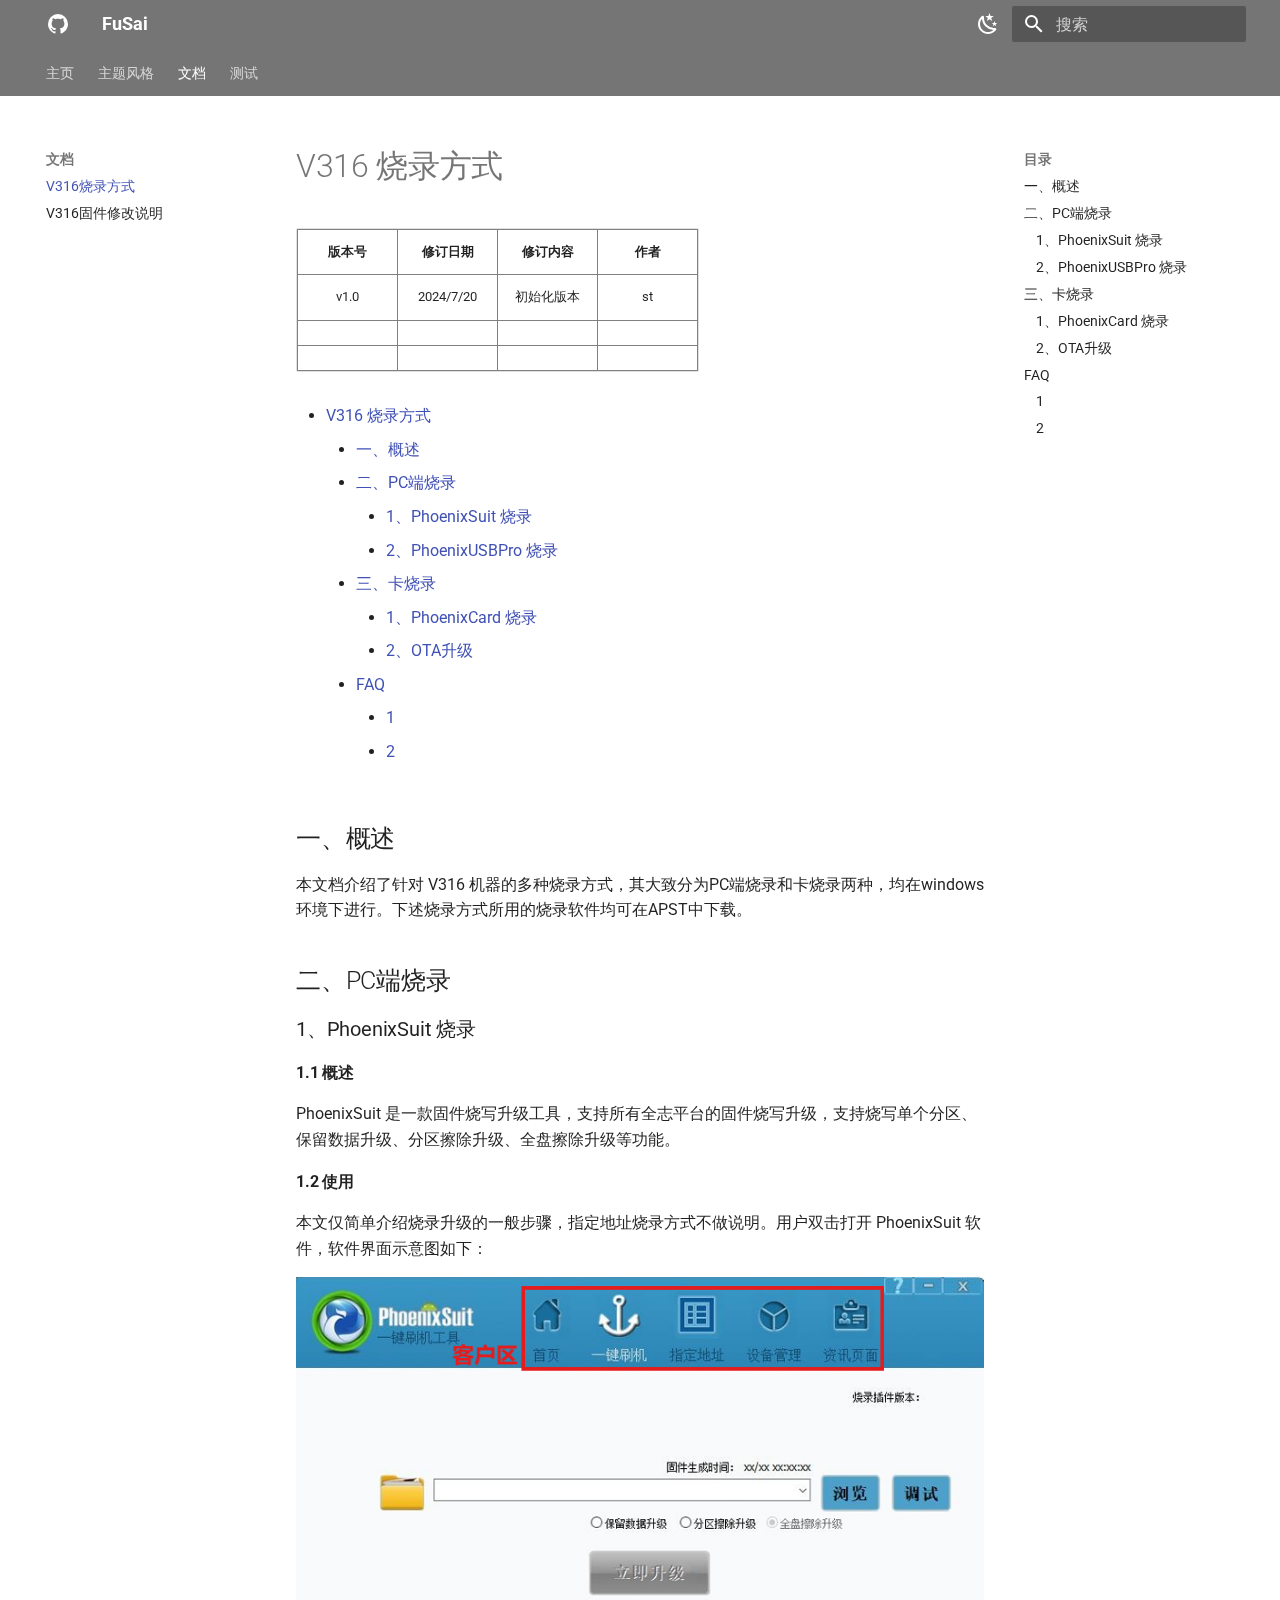
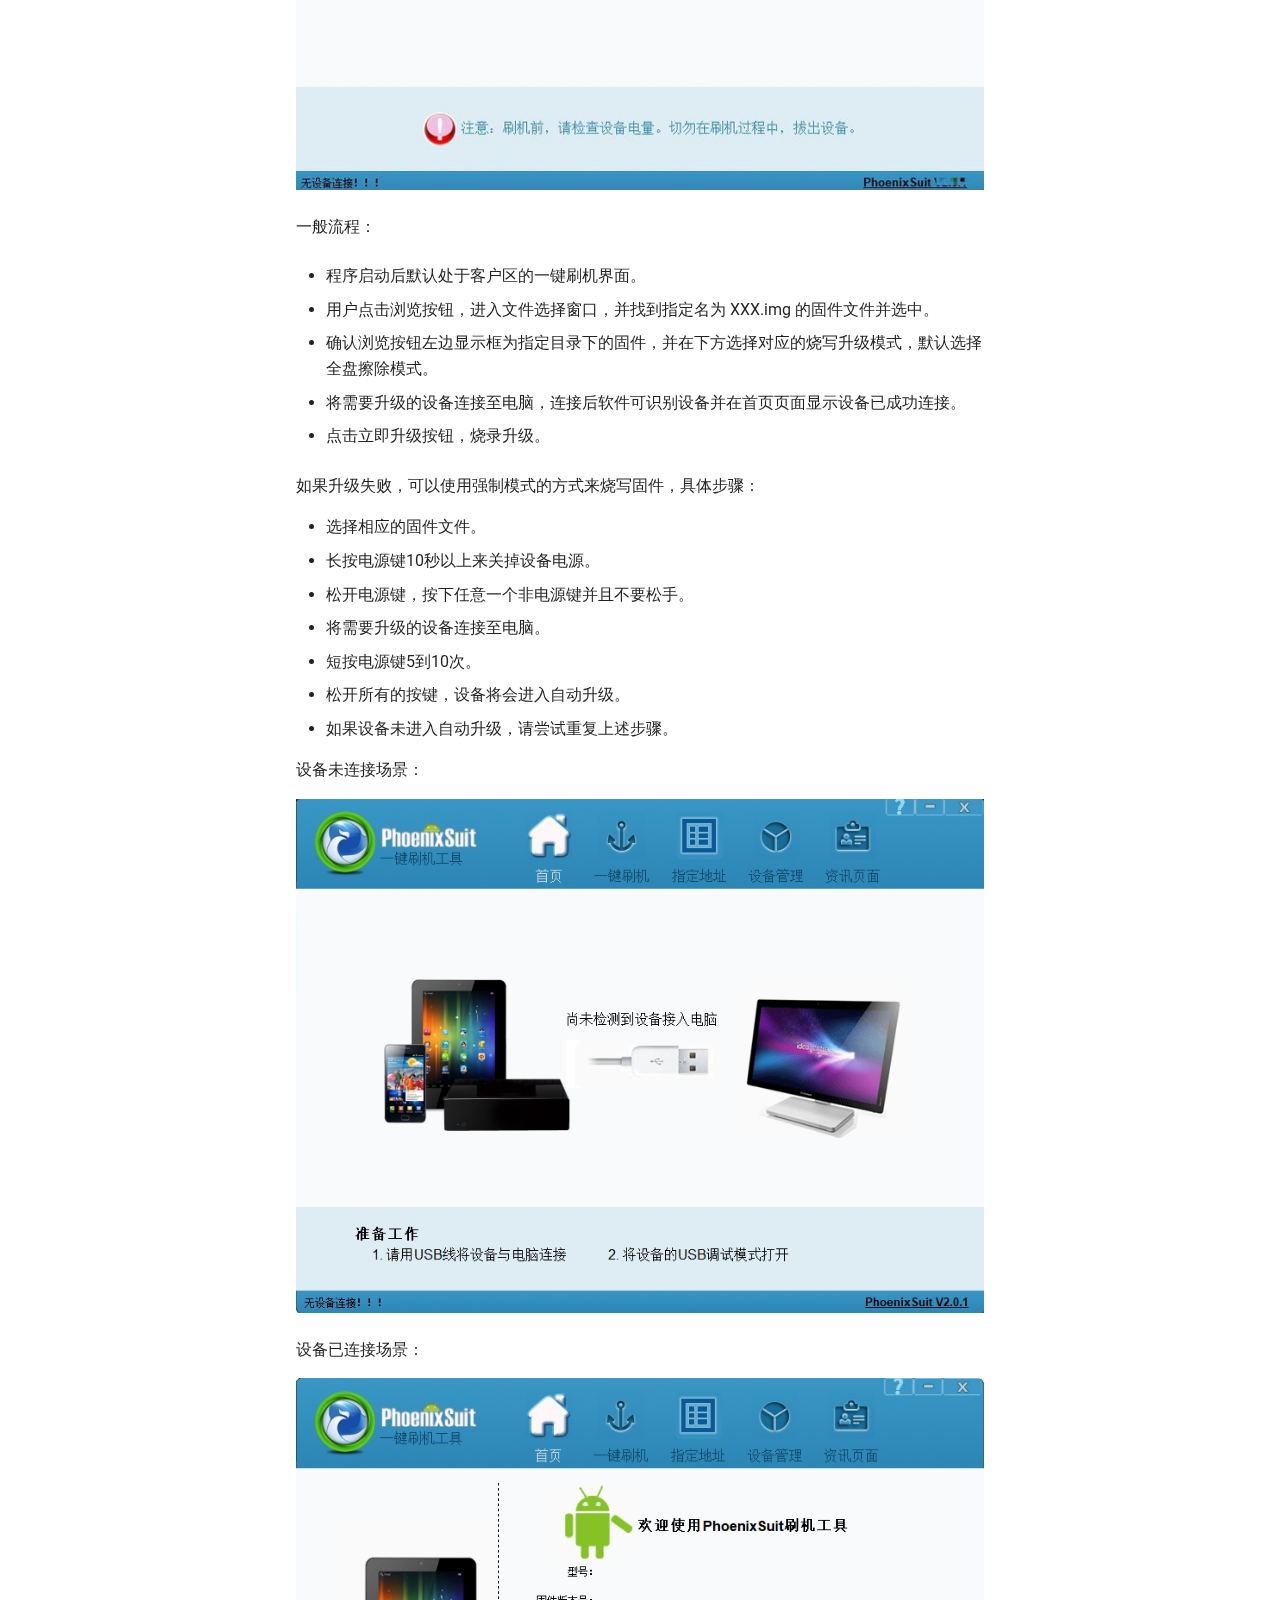
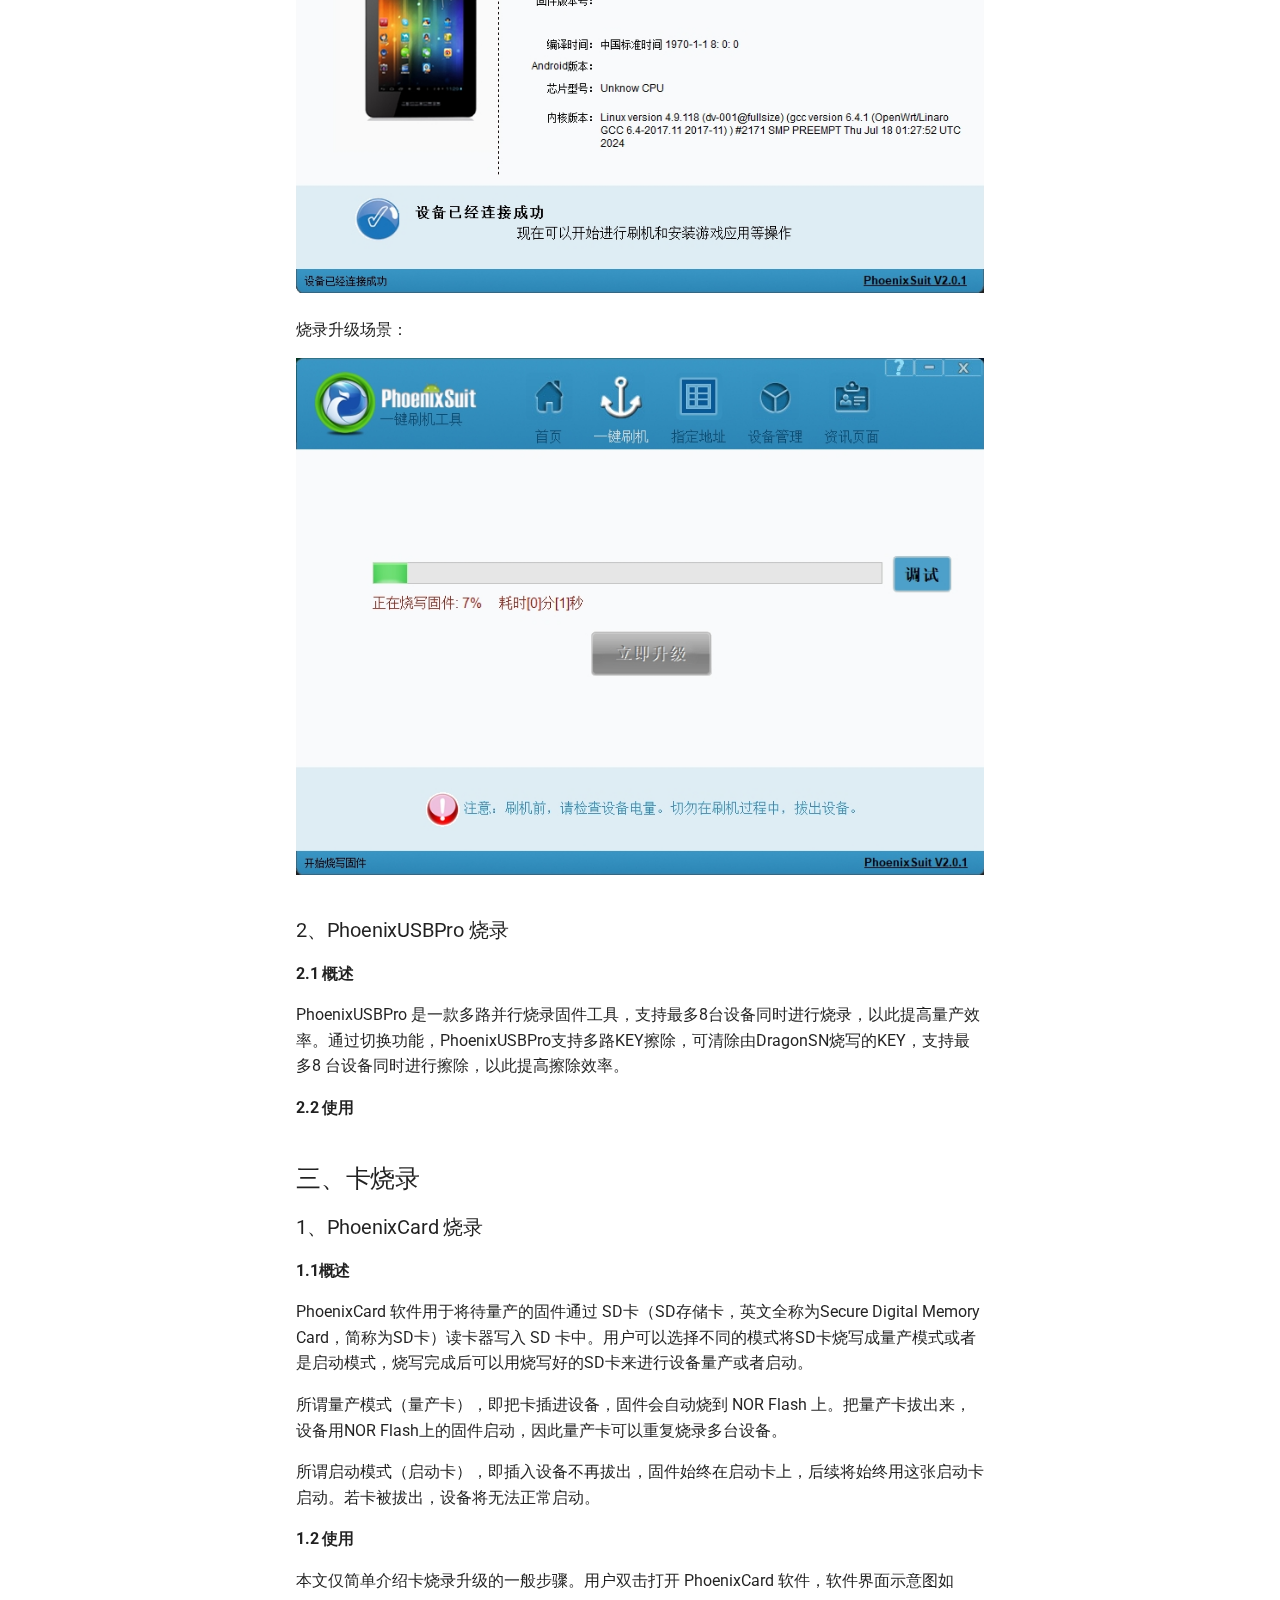
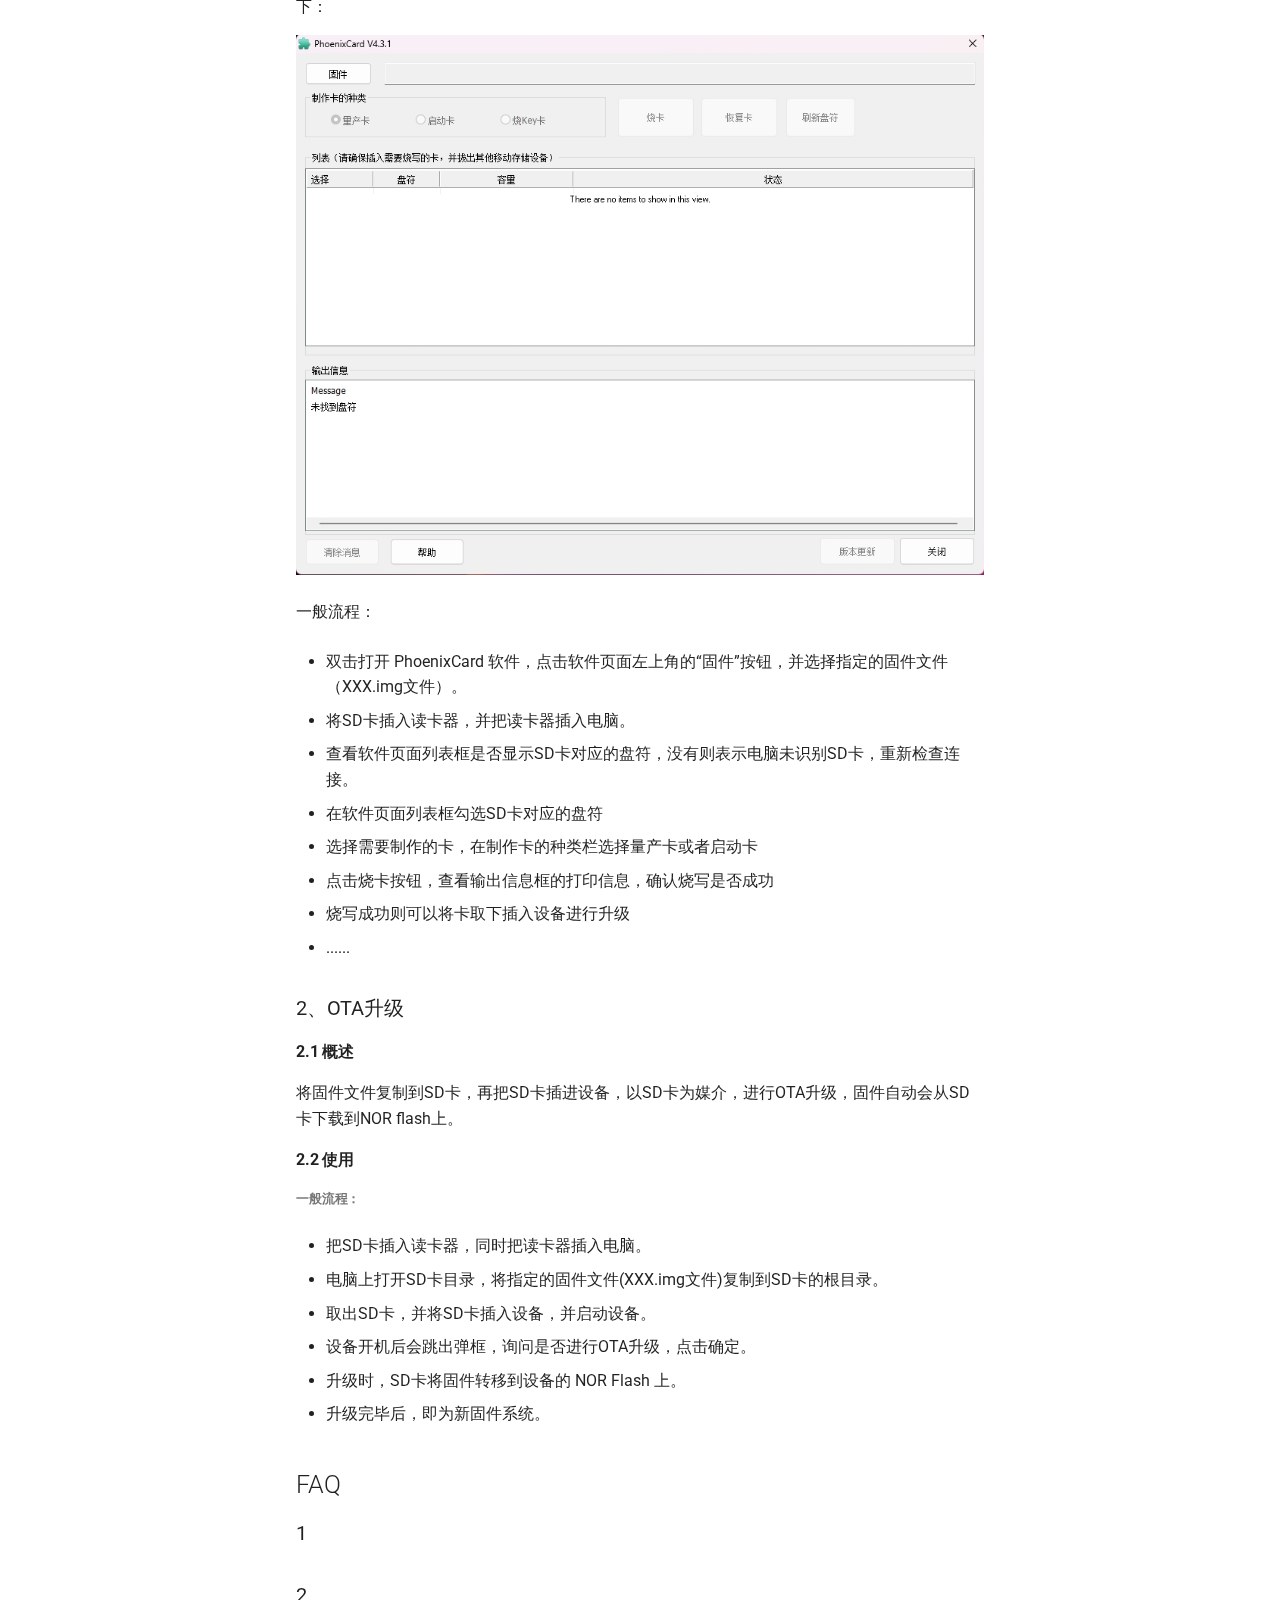
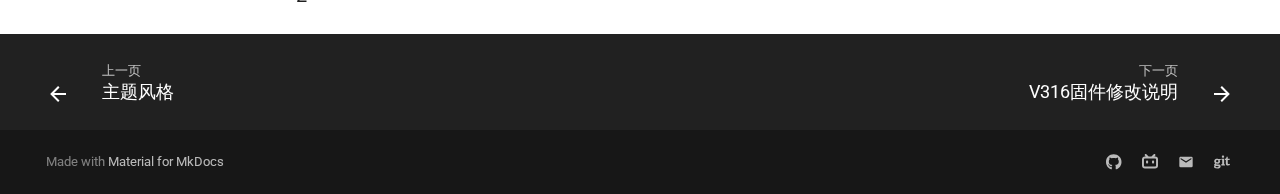
<file: V316_download/V316_download/index.html>
<!doctype html>
<html lang="zh" class="no-js">
  <head>
    
      <meta charset="utf-8">
      <meta name="viewport" content="width=device-width,initial-scale=1">
      
      
      
      
        <link rel="prev" href="../../theme_style/theme_style/">
      
      
        <link rel="next" href="../../Firmware_modification/Firmware_modification/">
      
      
      <link rel="icon" href="../../assets/images/favicon.png">
      <meta name="generator" content="mkdocs-1.6.0, mkdocs-material-9.5.29">
    
    
      
        <title>V316烧录方式 - FuSai</title>
      
    
    
      <link rel="stylesheet" href="../../assets/stylesheets/main.76a95c52.min.css">
      
        
        <link rel="stylesheet" href="../../assets/stylesheets/palette.06af60db.min.css">
      
      


    
    
      
    
    
      
        
        
        <link rel="preconnect" href="https://fonts.gstatic.com" crossorigin>
        <link rel="stylesheet" href="https://fonts.googleapis.com/css?family=Roboto:300,300i,400,400i,700,700i%7CRoboto+Mono:400,400i,700,700i&display=fallback">
        <style>:root{--md-text-font:"Roboto";--md-code-font:"Roboto Mono"}</style>
      
    
    
      <link rel="stylesheet" href="../../extra.css">
    
    <script>__md_scope=new URL("../..",location),__md_hash=e=>[...e].reduce((e,_)=>(e<<5)-e+_.charCodeAt(0),0),__md_get=(e,_=localStorage,t=__md_scope)=>JSON.parse(_.getItem(t.pathname+"."+e)),__md_set=(e,_,t=localStorage,a=__md_scope)=>{try{t.setItem(a.pathname+"."+e,JSON.stringify(_))}catch(e){}}</script>
    
      

    
    
    
  </head>
  
  
    
    
      
    
    
    
    
    <body dir="ltr" data-md-color-scheme="default" data-md-color-primary="grey" data-md-color-accent="grey">
  
    
    <input class="md-toggle" data-md-toggle="drawer" type="checkbox" id="__drawer" autocomplete="off">
    <input class="md-toggle" data-md-toggle="search" type="checkbox" id="__search" autocomplete="off">
    <label class="md-overlay" for="__drawer"></label>
    <div data-md-component="skip">
      
        
        <a href="#v316" class="md-skip">
          跳转至
        </a>
      
    </div>
    <div data-md-component="announce">
      
    </div>
    
    
      

<header class="md-header" data-md-component="header">
  <nav class="md-header__inner md-grid" aria-label="页眉">
    <a href="../.." title="FuSai" class="md-header__button md-logo" aria-label="FuSai" data-md-component="logo">
      
  
  <svg xmlns="http://www.w3.org/2000/svg" viewBox="0 0 24 24"><path d="M12 2A10 10 0 0 0 2 12c0 4.42 2.87 8.17 6.84 9.5.5.08.66-.23.66-.5v-1.69c-2.77.6-3.36-1.34-3.36-1.34-.46-1.16-1.11-1.47-1.11-1.47-.91-.62.07-.6.07-.6 1 .07 1.53 1.03 1.53 1.03.87 1.52 2.34 1.07 2.91.83.09-.65.35-1.09.63-1.34-2.22-.25-4.55-1.11-4.55-4.92 0-1.11.38-2 1.03-2.71-.1-.25-.45-1.29.1-2.64 0 0 .84-.27 2.75 1.02.79-.22 1.65-.33 2.5-.33.85 0 1.71.11 2.5.33 1.91-1.29 2.75-1.02 2.75-1.02.55 1.35.2 2.39.1 2.64.65.71 1.03 1.6 1.03 2.71 0 3.82-2.34 4.66-4.57 4.91.36.31.69.92.69 1.85V21c0 .27.16.59.67.5C19.14 20.16 22 16.42 22 12A10 10 0 0 0 12 2Z"/></svg>

    </a>
    <label class="md-header__button md-icon" for="__drawer">
      
      <svg xmlns="http://www.w3.org/2000/svg" viewBox="0 0 24 24"><path d="M3 6h18v2H3V6m0 5h18v2H3v-2m0 5h18v2H3v-2Z"/></svg>
    </label>
    <div class="md-header__title" data-md-component="header-title">
      <div class="md-header__ellipsis">
        <div class="md-header__topic">
          <span class="md-ellipsis">
            FuSai
          </span>
        </div>
        <div class="md-header__topic" data-md-component="header-topic">
          <span class="md-ellipsis">
            
              V316烧录方式
            
          </span>
        </div>
      </div>
    </div>
    
      
        <form class="md-header__option" data-md-component="palette">
  
    
    
    
    <input class="md-option" data-md-color-media="(prefers-color-scheme: light)" data-md-color-scheme="default" data-md-color-primary="grey" data-md-color-accent="grey"  aria-label="切换到暗色模式"  type="radio" name="__palette" id="__palette_0">
    
      <label class="md-header__button md-icon" title="切换到暗色模式" for="__palette_1" hidden>
        <svg xmlns="http://www.w3.org/2000/svg" viewBox="0 0 24 24"><path d="m17.75 4.09-2.53 1.94.91 3.06-2.63-1.81-2.63 1.81.91-3.06-2.53-1.94L12.44 4l1.06-3 1.06 3 3.19.09m3.5 6.91-1.64 1.25.59 1.98-1.7-1.17-1.7 1.17.59-1.98L15.75 11l2.06-.05L18.5 9l.69 1.95 2.06.05m-2.28 4.95c.83-.08 1.72 1.1 1.19 1.85-.32.45-.66.87-1.08 1.27C15.17 23 8.84 23 4.94 19.07c-3.91-3.9-3.91-10.24 0-14.14.4-.4.82-.76 1.27-1.08.75-.53 1.93.36 1.85 1.19-.27 2.86.69 5.83 2.89 8.02a9.96 9.96 0 0 0 8.02 2.89m-1.64 2.02a12.08 12.08 0 0 1-7.8-3.47c-2.17-2.19-3.33-5-3.49-7.82-2.81 3.14-2.7 7.96.31 10.98 3.02 3.01 7.84 3.12 10.98.31Z"/></svg>
      </label>
    
  
    
    
    
    <input class="md-option" data-md-color-media="(prefers-color-scheme: dark)" data-md-color-scheme="slate" data-md-color-primary="grey" data-md-color-accent="grey"  aria-label="切换到亮色模式"  type="radio" name="__palette" id="__palette_1">
    
      <label class="md-header__button md-icon" title="切换到亮色模式" for="__palette_0" hidden>
        <svg xmlns="http://www.w3.org/2000/svg" viewBox="0 0 24 24"><path d="M12 7a5 5 0 0 1 5 5 5 5 0 0 1-5 5 5 5 0 0 1-5-5 5 5 0 0 1 5-5m0 2a3 3 0 0 0-3 3 3 3 0 0 0 3 3 3 3 0 0 0 3-3 3 3 0 0 0-3-3m0-7 2.39 3.42C13.65 5.15 12.84 5 12 5c-.84 0-1.65.15-2.39.42L12 2M3.34 7l4.16-.35A7.2 7.2 0 0 0 5.94 8.5c-.44.74-.69 1.5-.83 2.29L3.34 7m.02 10 1.76-3.77a7.131 7.131 0 0 0 2.38 4.14L3.36 17M20.65 7l-1.77 3.79a7.023 7.023 0 0 0-2.38-4.15l4.15.36m-.01 10-4.14.36c.59-.51 1.12-1.14 1.54-1.86.42-.73.69-1.5.83-2.29L20.64 17M12 22l-2.41-3.44c.74.27 1.55.44 2.41.44.82 0 1.63-.17 2.37-.44L12 22Z"/></svg>
      </label>
    
  
</form>
      
    
    
      <script>var media,input,key,value,palette=__md_get("__palette");if(palette&&palette.color){"(prefers-color-scheme)"===palette.color.media&&(media=matchMedia("(prefers-color-scheme: light)"),input=document.querySelector(media.matches?"[data-md-color-media='(prefers-color-scheme: light)']":"[data-md-color-media='(prefers-color-scheme: dark)']"),palette.color.media=input.getAttribute("data-md-color-media"),palette.color.scheme=input.getAttribute("data-md-color-scheme"),palette.color.primary=input.getAttribute("data-md-color-primary"),palette.color.accent=input.getAttribute("data-md-color-accent"));for([key,value]of Object.entries(palette.color))document.body.setAttribute("data-md-color-"+key,value)}</script>
    
    
    
      <label class="md-header__button md-icon" for="__search">
        
        <svg xmlns="http://www.w3.org/2000/svg" viewBox="0 0 24 24"><path d="M9.5 3A6.5 6.5 0 0 1 16 9.5c0 1.61-.59 3.09-1.56 4.23l.27.27h.79l5 5-1.5 1.5-5-5v-.79l-.27-.27A6.516 6.516 0 0 1 9.5 16 6.5 6.5 0 0 1 3 9.5 6.5 6.5 0 0 1 9.5 3m0 2C7 5 5 7 5 9.5S7 14 9.5 14 14 12 14 9.5 12 5 9.5 5Z"/></svg>
      </label>
      <div class="md-search" data-md-component="search" role="dialog">
  <label class="md-search__overlay" for="__search"></label>
  <div class="md-search__inner" role="search">
    <form class="md-search__form" name="search">
      <input type="text" class="md-search__input" name="query" aria-label="搜索" placeholder="搜索" autocapitalize="off" autocorrect="off" autocomplete="off" spellcheck="false" data-md-component="search-query" required>
      <label class="md-search__icon md-icon" for="__search">
        
        <svg xmlns="http://www.w3.org/2000/svg" viewBox="0 0 24 24"><path d="M9.5 3A6.5 6.5 0 0 1 16 9.5c0 1.61-.59 3.09-1.56 4.23l.27.27h.79l5 5-1.5 1.5-5-5v-.79l-.27-.27A6.516 6.516 0 0 1 9.5 16 6.5 6.5 0 0 1 3 9.5 6.5 6.5 0 0 1 9.5 3m0 2C7 5 5 7 5 9.5S7 14 9.5 14 14 12 14 9.5 12 5 9.5 5Z"/></svg>
        
        <svg xmlns="http://www.w3.org/2000/svg" viewBox="0 0 24 24"><path d="M20 11v2H8l5.5 5.5-1.42 1.42L4.16 12l7.92-7.92L13.5 5.5 8 11h12Z"/></svg>
      </label>
      <nav class="md-search__options" aria-label="查找">
        
          <a href="javascript:void(0)" class="md-search__icon md-icon" title="分享" aria-label="分享" data-clipboard data-clipboard-text="" data-md-component="search-share" tabindex="-1">
            
            <svg xmlns="http://www.w3.org/2000/svg" viewBox="0 0 24 24"><path d="M18 16.08c-.76 0-1.44.3-1.96.77L8.91 12.7c.05-.23.09-.46.09-.7 0-.24-.04-.47-.09-.7l7.05-4.11c.54.5 1.25.81 2.04.81a3 3 0 0 0 3-3 3 3 0 0 0-3-3 3 3 0 0 0-3 3c0 .24.04.47.09.7L8.04 9.81C7.5 9.31 6.79 9 6 9a3 3 0 0 0-3 3 3 3 0 0 0 3 3c.79 0 1.5-.31 2.04-.81l7.12 4.15c-.05.21-.08.43-.08.66 0 1.61 1.31 2.91 2.92 2.91 1.61 0 2.92-1.3 2.92-2.91A2.92 2.92 0 0 0 18 16.08Z"/></svg>
          </a>
        
        <button type="reset" class="md-search__icon md-icon" title="清空当前内容" aria-label="清空当前内容" tabindex="-1">
          
          <svg xmlns="http://www.w3.org/2000/svg" viewBox="0 0 24 24"><path d="M19 6.41 17.59 5 12 10.59 6.41 5 5 6.41 10.59 12 5 17.59 6.41 19 12 13.41 17.59 19 19 17.59 13.41 12 19 6.41Z"/></svg>
        </button>
      </nav>
      
        <div class="md-search__suggest" data-md-component="search-suggest"></div>
      
    </form>
    <div class="md-search__output">
      <div class="md-search__scrollwrap" tabindex="0" data-md-scrollfix>
        <div class="md-search-result" data-md-component="search-result">
          <div class="md-search-result__meta">
            正在初始化搜索引擎
          </div>
          <ol class="md-search-result__list" role="presentation"></ol>
        </div>
      </div>
    </div>
  </div>
</div>
    
    
  </nav>
  
</header>
    
    <div class="md-container" data-md-component="container">
      
      
        
          
            
<nav class="md-tabs" aria-label="标签" data-md-component="tabs">
  <div class="md-grid">
    <ul class="md-tabs__list">
      
        
  
  
  
    <li class="md-tabs__item">
      <a href="../.." class="md-tabs__link">
        
  
    
  
  主页

      </a>
    </li>
  

      
        
  
  
  
    <li class="md-tabs__item">
      <a href="../../theme_style/theme_style/" class="md-tabs__link">
        
  
    
  
  主题风格

      </a>
    </li>
  

      
        
  
  
    
  
  
    
    
      <li class="md-tabs__item md-tabs__item--active">
        <a href="./" class="md-tabs__link">
          
  
  文档

        </a>
      </li>
    
  

      
        
  
  
  
    
    
      <li class="md-tabs__item">
        <a href="../../test_1/test_1/" class="md-tabs__link">
          
  
  测试

        </a>
      </li>
    
  

      
    </ul>
  </div>
</nav>
          
        
      
      <main class="md-main" data-md-component="main">
        <div class="md-main__inner md-grid">
          
            
              
              <div class="md-sidebar md-sidebar--primary" data-md-component="sidebar" data-md-type="navigation" >
                <div class="md-sidebar__scrollwrap">
                  <div class="md-sidebar__inner">
                    


  


<nav class="md-nav md-nav--primary md-nav--lifted" aria-label="导航栏" data-md-level="0">
  <label class="md-nav__title" for="__drawer">
    <a href="../.." title="FuSai" class="md-nav__button md-logo" aria-label="FuSai" data-md-component="logo">
      
  
  <svg xmlns="http://www.w3.org/2000/svg" viewBox="0 0 24 24"><path d="M12 2A10 10 0 0 0 2 12c0 4.42 2.87 8.17 6.84 9.5.5.08.66-.23.66-.5v-1.69c-2.77.6-3.36-1.34-3.36-1.34-.46-1.16-1.11-1.47-1.11-1.47-.91-.62.07-.6.07-.6 1 .07 1.53 1.03 1.53 1.03.87 1.52 2.34 1.07 2.91.83.09-.65.35-1.09.63-1.34-2.22-.25-4.55-1.11-4.55-4.92 0-1.11.38-2 1.03-2.71-.1-.25-.45-1.29.1-2.64 0 0 .84-.27 2.75 1.02.79-.22 1.65-.33 2.5-.33.85 0 1.71.11 2.5.33 1.91-1.29 2.75-1.02 2.75-1.02.55 1.35.2 2.39.1 2.64.65.71 1.03 1.6 1.03 2.71 0 3.82-2.34 4.66-4.57 4.91.36.31.69.92.69 1.85V21c0 .27.16.59.67.5C19.14 20.16 22 16.42 22 12A10 10 0 0 0 12 2Z"/></svg>

    </a>
    FuSai
  </label>
  
  <ul class="md-nav__list" data-md-scrollfix>
    
      
      
  
  
  
  
    <li class="md-nav__item">
      <a href="../.." class="md-nav__link">
        
  
  <span class="md-ellipsis">
    主页
  </span>
  

      </a>
    </li>
  

    
      
      
  
  
  
  
    <li class="md-nav__item">
      <a href="../../theme_style/theme_style/" class="md-nav__link">
        
  
  <span class="md-ellipsis">
    主题风格
  </span>
  

      </a>
    </li>
  

    
      
      
  
  
    
  
  
  
    
    
    
      
        
        
      
      
        
      
    
    
      
    
    <li class="md-nav__item md-nav__item--active md-nav__item--section md-nav__item--nested">
      
        
        
        <input class="md-nav__toggle md-toggle " type="checkbox" id="__nav_3" checked>
        
          
          <label class="md-nav__link" for="__nav_3" id="__nav_3_label" tabindex="">
            
  
  <span class="md-ellipsis">
    文档
  </span>
  

            <span class="md-nav__icon md-icon"></span>
          </label>
        
        <nav class="md-nav" data-md-level="1" aria-labelledby="__nav_3_label" aria-expanded="true">
          <label class="md-nav__title" for="__nav_3">
            <span class="md-nav__icon md-icon"></span>
            文档
          </label>
          <ul class="md-nav__list" data-md-scrollfix>
            
              
                
  
  
    
  
  
  
    <li class="md-nav__item md-nav__item--active">
      
      <input class="md-nav__toggle md-toggle" type="checkbox" id="__toc">
      
      
        
      
      
        <label class="md-nav__link md-nav__link--active" for="__toc">
          
  
  <span class="md-ellipsis">
    V316烧录方式
  </span>
  

          <span class="md-nav__icon md-icon"></span>
        </label>
      
      <a href="./" class="md-nav__link md-nav__link--active">
        
  
  <span class="md-ellipsis">
    V316烧录方式
  </span>
  

      </a>
      
        

<nav class="md-nav md-nav--secondary" aria-label="目录">
  
  
  
    
  
  
    <label class="md-nav__title" for="__toc">
      <span class="md-nav__icon md-icon"></span>
      目录
    </label>
    <ul class="md-nav__list" data-md-component="toc" data-md-scrollfix>
      
        <li class="md-nav__item">
  <a href="#_1" class="md-nav__link">
    <span class="md-ellipsis">
      一、概述
    </span>
  </a>
  
</li>
      
        <li class="md-nav__item">
  <a href="#pc" class="md-nav__link">
    <span class="md-ellipsis">
      二、PC端烧录
    </span>
  </a>
  
    <nav class="md-nav" aria-label="二、PC端烧录">
      <ul class="md-nav__list">
        
          <li class="md-nav__item">
  <a href="#1phoenixsuit" class="md-nav__link">
    <span class="md-ellipsis">
      1、PhoenixSuit 烧录
    </span>
  </a>
  
</li>
        
          <li class="md-nav__item">
  <a href="#2phoenixusbpro" class="md-nav__link">
    <span class="md-ellipsis">
      2、PhoenixUSBPro 烧录
    </span>
  </a>
  
</li>
        
      </ul>
    </nav>
  
</li>
      
        <li class="md-nav__item">
  <a href="#_2" class="md-nav__link">
    <span class="md-ellipsis">
      三、卡烧录
    </span>
  </a>
  
    <nav class="md-nav" aria-label="三、卡烧录">
      <ul class="md-nav__list">
        
          <li class="md-nav__item">
  <a href="#1phoenixcard" class="md-nav__link">
    <span class="md-ellipsis">
      1、PhoenixCard 烧录
    </span>
  </a>
  
</li>
        
          <li class="md-nav__item">
  <a href="#2ota" class="md-nav__link">
    <span class="md-ellipsis">
      2、OTA升级
    </span>
  </a>
  
</li>
        
      </ul>
    </nav>
  
</li>
      
        <li class="md-nav__item">
  <a href="#faq" class="md-nav__link">
    <span class="md-ellipsis">
      FAQ
    </span>
  </a>
  
    <nav class="md-nav" aria-label="FAQ">
      <ul class="md-nav__list">
        
          <li class="md-nav__item">
  <a href="#1" class="md-nav__link">
    <span class="md-ellipsis">
      1
    </span>
  </a>
  
</li>
        
          <li class="md-nav__item">
  <a href="#2" class="md-nav__link">
    <span class="md-ellipsis">
      2
    </span>
  </a>
  
</li>
        
      </ul>
    </nav>
  
</li>
      
    </ul>
  
</nav>
      
    </li>
  

              
            
              
                
  
  
  
  
    <li class="md-nav__item">
      <a href="../../Firmware_modification/Firmware_modification/" class="md-nav__link">
        
  
  <span class="md-ellipsis">
    V316固件修改说明
  </span>
  

      </a>
    </li>
  

              
            
          </ul>
        </nav>
      
    </li>
  

    
      
      
  
  
  
  
    
    
    
      
      
        
      
    
    
      
        
        
      
    
    <li class="md-nav__item md-nav__item--pruned md-nav__item--nested">
      
        
  
  
    <a href="../../test_1/test_1/" class="md-nav__link">
      
  
  <span class="md-ellipsis">
    测试
  </span>
  

      
        <span class="md-nav__icon md-icon"></span>
      
    </a>
  

      
    </li>
  

    
  </ul>
</nav>
                  </div>
                </div>
              </div>
            
            
              
              <div class="md-sidebar md-sidebar--secondary" data-md-component="sidebar" data-md-type="toc" >
                <div class="md-sidebar__scrollwrap">
                  <div class="md-sidebar__inner">
                    

<nav class="md-nav md-nav--secondary" aria-label="目录">
  
  
  
    
  
  
    <label class="md-nav__title" for="__toc">
      <span class="md-nav__icon md-icon"></span>
      目录
    </label>
    <ul class="md-nav__list" data-md-component="toc" data-md-scrollfix>
      
        <li class="md-nav__item">
  <a href="#_1" class="md-nav__link">
    <span class="md-ellipsis">
      一、概述
    </span>
  </a>
  
</li>
      
        <li class="md-nav__item">
  <a href="#pc" class="md-nav__link">
    <span class="md-ellipsis">
      二、PC端烧录
    </span>
  </a>
  
    <nav class="md-nav" aria-label="二、PC端烧录">
      <ul class="md-nav__list">
        
          <li class="md-nav__item">
  <a href="#1phoenixsuit" class="md-nav__link">
    <span class="md-ellipsis">
      1、PhoenixSuit 烧录
    </span>
  </a>
  
</li>
        
          <li class="md-nav__item">
  <a href="#2phoenixusbpro" class="md-nav__link">
    <span class="md-ellipsis">
      2、PhoenixUSBPro 烧录
    </span>
  </a>
  
</li>
        
      </ul>
    </nav>
  
</li>
      
        <li class="md-nav__item">
  <a href="#_2" class="md-nav__link">
    <span class="md-ellipsis">
      三、卡烧录
    </span>
  </a>
  
    <nav class="md-nav" aria-label="三、卡烧录">
      <ul class="md-nav__list">
        
          <li class="md-nav__item">
  <a href="#1phoenixcard" class="md-nav__link">
    <span class="md-ellipsis">
      1、PhoenixCard 烧录
    </span>
  </a>
  
</li>
        
          <li class="md-nav__item">
  <a href="#2ota" class="md-nav__link">
    <span class="md-ellipsis">
      2、OTA升级
    </span>
  </a>
  
</li>
        
      </ul>
    </nav>
  
</li>
      
        <li class="md-nav__item">
  <a href="#faq" class="md-nav__link">
    <span class="md-ellipsis">
      FAQ
    </span>
  </a>
  
    <nav class="md-nav" aria-label="FAQ">
      <ul class="md-nav__list">
        
          <li class="md-nav__item">
  <a href="#1" class="md-nav__link">
    <span class="md-ellipsis">
      1
    </span>
  </a>
  
</li>
        
          <li class="md-nav__item">
  <a href="#2" class="md-nav__link">
    <span class="md-ellipsis">
      2
    </span>
  </a>
  
</li>
        
      </ul>
    </nav>
  
</li>
      
    </ul>
  
</nav>
                  </div>
                </div>
              </div>
            
          
          
            <div class="md-content" data-md-component="content">
              <article class="md-content__inner md-typeset">
                
                  


<h1 id="v316">V316 烧录方式<a class="headerlink" href="#v316" title="Permanent link">&para;</a></h1>
<table>
<thead>
<tr>
<th style="text-align: center;">版本号</th>
<th style="text-align: center;">修订日期</th>
<th style="text-align: center;">修订内容</th>
<th style="text-align: center;">作者</th>
</tr>
</thead>
<tbody>
<tr>
<td style="text-align: center;">v1.0</td>
<td style="text-align: center;">2024/7/20</td>
<td style="text-align: center;">初始化版本</td>
<td style="text-align: center;">st</td>
</tr>
<tr>
<td style="text-align: center;"></td>
<td style="text-align: center;"></td>
<td style="text-align: center;"></td>
<td style="text-align: center;"></td>
</tr>
<tr>
<td style="text-align: center;"></td>
<td style="text-align: center;"></td>
<td style="text-align: center;"></td>
<td style="text-align: center;"></td>
</tr>
</tbody>
</table>
<div class="toc">
<ul>
<li><a href="#v316">V316 烧录方式</a><ul>
<li><a href="#_1">一、概述</a></li>
<li><a href="#pc">二、PC端烧录</a><ul>
<li><a href="#1phoenixsuit">1、PhoenixSuit 烧录</a></li>
<li><a href="#2phoenixusbpro">2、PhoenixUSBPro 烧录</a></li>
</ul>
</li>
<li><a href="#_2">三、卡烧录</a><ul>
<li><a href="#1phoenixcard">1、PhoenixCard 烧录</a></li>
<li><a href="#2ota">2、OTA升级</a></li>
</ul>
</li>
<li><a href="#faq">FAQ</a><ul>
<li><a href="#1">1</a></li>
<li><a href="#2">2</a></li>
</ul>
</li>
</ul>
</li>
</ul>
</div>
<h2 id="_1">一、概述<a class="headerlink" href="#_1" title="Permanent link">&para;</a></h2>
<p>本文档介绍了针对 V316 机器的多种烧录方式，其大致分为PC端烧录和卡烧录两种，均在windows环境下进行。下述烧录方式所用的烧录软件均可在APST中下载。</p>
<h2 id="pc">二、PC端烧录<a class="headerlink" href="#pc" title="Permanent link">&para;</a></h2>
<h3 id="1phoenixsuit">1、PhoenixSuit 烧录<a class="headerlink" href="#1phoenixsuit" title="Permanent link">&para;</a></h3>
<h4 id="11">1.1 概述<a class="headerlink" href="#11" title="Permanent link">&para;</a></h4>
<p>PhoenixSuit 是一款固件烧写升级工具，支持所有全志平台的固件烧写升级，支持烧写单个分区、保留数据升级、分区擦除升级、全盘擦除升级等功能。</p>
<h4 id="12">1.2 使用<a class="headerlink" href="#12" title="Permanent link">&para;</a></h4>
<p>本文仅简单介绍烧录升级的一般步骤，指定地址烧录方式不做说明。用户双击打开 PhoenixSuit 软件，软件界面示意图如下：</p>
<p><img alt="image-20240718151200941" src="../assets/image-20240718151200941.png" /></p>
<p>一般流程：</p>
<ul>
<li>
<p>程序启动后默认处于客户区的一键刷机界面。</p>
</li>
<li>
<p>用户点击浏览按钮，进入文件选择窗口，并找到指定名为 XXX.img 的固件文件并选中。</p>
</li>
<li>
<p>确认浏览按钮左边显示框为指定目录下的固件，并在下方选择对应的烧写升级模式，默认选择全盘擦除模式。</p>
</li>
<li>
<p>将需要升级的设备连接至电脑，连接后软件可识别设备并在首页页面显示设备已成功连接。</p>
</li>
<li>
<p>点击立即升级按钮，烧录升级。</p>
</li>
</ul>
<p>如果升级失败，可以使用强制模式的方式来烧写固件，具体步骤：</p>
<ul>
<li>选择相应的固件文件。</li>
<li>长按电源键10秒以上来关掉设备电源。</li>
<li>松开电源键，按下任意一个非电源键并且不要松手。</li>
<li>将需要升级的设备连接至电脑。</li>
<li>短按电源键5到10次。</li>
<li>松开所有的按键，设备将会进入自动升级。</li>
<li>如果设备未进入自动升级，请尝试重复上述步骤。</li>
</ul>
<p>设备未连接场景：</p>
<p><img alt="image-20240718140440996" src="../assets/image-20240718140440996.png" /></p>
<p>设备已连接场景：</p>
<p><img alt="image-20240718150233482" src="../assets/image-20240718150233482.png" /></p>
<p>烧录升级场景：</p>
<p><img alt="image-20240718150602540" src="../assets/image-20240718150602540.png" /></p>
<h3 id="2phoenixusbpro">2、PhoenixUSBPro 烧录<a class="headerlink" href="#2phoenixusbpro" title="Permanent link">&para;</a></h3>
<h4 id="21">2.1 概述<a class="headerlink" href="#21" title="Permanent link">&para;</a></h4>
<p>PhoenixUSBPro 是一款多路并行烧录固件工具，支持最多8台设备同时进行烧录，以此提高量产效率。通过切换功能，PhoenixUSBPro支持多路KEY擦除，可清除由DragonSN烧写的KEY，支持最多8 台设备同时进行擦除，以此提高擦除效率。</p>
<h4 id="22">2.2 使用<a class="headerlink" href="#22" title="Permanent link">&para;</a></h4>
<h2 id="_2">三、卡烧录<a class="headerlink" href="#_2" title="Permanent link">&para;</a></h2>
<h3 id="1phoenixcard">1、PhoenixCard 烧录<a class="headerlink" href="#1phoenixcard" title="Permanent link">&para;</a></h3>
<h4 id="11_1">1.1概述<a class="headerlink" href="#11_1" title="Permanent link">&para;</a></h4>
<p>PhoenixCard 软件用于将待量产的固件通过 SD卡（SD存储卡，英文全称为Secure Digital Memory  Card，简称为SD卡）读卡器写入 SD 卡中。用户可以选择不同的模式将SD卡烧写成量产模式或者是启动模式，烧写完成后可以用烧写好的SD卡来进行设备量产或者启动。 </p>
<p>所谓量产模式（量产卡），即把卡插进设备，固件会自动烧到 NOR Flash 上。把量产卡拔出来，设备用NOR Flash上的固件启动，因此量产卡可以重复烧录多台设备。</p>
<p>所谓启动模式（启动卡），即插入设备不再拔出，固件始终在启动卡上，后续将始终用这张启动卡启动。若卡被拔出，设备将无法正常启动。</p>
<h4 id="12_1">1.2 使用<a class="headerlink" href="#12_1" title="Permanent link">&para;</a></h4>
<p>本文仅简单介绍卡烧录升级的一般步骤。用户双击打开 PhoenixCard 软件，软件界面示意图如下：</p>
<p><img alt="image-20240718162046542" src="../assets/image-20240718162046542.png" /></p>
<p>一般流程：</p>
<ul>
<li>
<p>双击打开 PhoenixCard 软件，点击软件页面左上角的“固件”按钮，并选择指定的固件文件（XXX.img文件）。</p>
</li>
<li>
<p>将SD卡插入读卡器，并把读卡器插入电脑。</p>
</li>
<li>查看软件页面列表框是否显示SD卡对应的盘符，没有则表示电脑未识别SD卡，重新检查连接。</li>
<li>
<p>在软件页面列表框勾选SD卡对应的盘符</p>
</li>
<li>
<p>选择需要制作的卡，在制作卡的种类栏选择量产卡或者启动卡</p>
</li>
<li>点击烧卡按钮，查看输出信息框的打印信息，确认烧写是否成功</li>
<li>烧写成功则可以将卡取下插入设备进行升级</li>
<li>......</li>
</ul>
<h3 id="2ota">2、OTA升级<a class="headerlink" href="#2ota" title="Permanent link">&para;</a></h3>
<h4 id="21_1">2.1 概述<a class="headerlink" href="#21_1" title="Permanent link">&para;</a></h4>
<p>将固件文件复制到SD卡，再把SD卡插进设备，以SD卡为媒介，进行OTA升级，固件自动会从SD卡下载到NOR flash上。</p>
<h4 id="22_1">2.2 使用<a class="headerlink" href="#22_1" title="Permanent link">&para;</a></h4>
<h5 id="_3">一般流程：<a class="headerlink" href="#_3" title="Permanent link">&para;</a></h5>
<ul>
<li>
<p>把SD卡插入读卡器，同时把读卡器插入电脑。</p>
</li>
<li>
<p>电脑上打开SD卡目录，将指定的固件文件(XXX.img文件)复制到SD卡的根目录。</p>
</li>
<li>取出SD卡，并将SD卡插入设备，并启动设备。</li>
<li>设备开机后会跳出弹框，询问是否进行OTA升级，点击确定。</li>
<li>升级时，SD卡将固件转移到设备的 NOR Flash 上。</li>
<li>升级完毕后，即为新固件系统。</li>
</ul>
<h2 id="faq">FAQ<a class="headerlink" href="#faq" title="Permanent link">&para;</a></h2>
<h3 id="1">1<a class="headerlink" href="#1" title="Permanent link">&para;</a></h3>
<h3 id="2">2<a class="headerlink" href="#2" title="Permanent link">&para;</a></h3>












                
              </article>
            </div>
          
          
<script>var target=document.getElementById(location.hash.slice(1));target&&target.name&&(target.checked=target.name.startsWith("__tabbed_"))</script>
        </div>
        
          <button type="button" class="md-top md-icon" data-md-component="top" hidden>
  
  <svg xmlns="http://www.w3.org/2000/svg" viewBox="0 0 24 24"><path d="M13 20h-2V8l-5.5 5.5-1.42-1.42L12 4.16l7.92 7.92-1.42 1.42L13 8v12Z"/></svg>
  回到页面顶部
</button>
        
      </main>
      
        <footer class="md-footer">
  
    
      
      <nav class="md-footer__inner md-grid" aria-label="页脚" >
        
          
          <a href="../../theme_style/theme_style/" class="md-footer__link md-footer__link--prev" aria-label="上一页: 主题风格">
            <div class="md-footer__button md-icon">
              
              <svg xmlns="http://www.w3.org/2000/svg" viewBox="0 0 24 24"><path d="M20 11v2H8l5.5 5.5-1.42 1.42L4.16 12l7.92-7.92L13.5 5.5 8 11h12Z"/></svg>
            </div>
            <div class="md-footer__title">
              <span class="md-footer__direction">
                上一页
              </span>
              <div class="md-ellipsis">
                主题风格
              </div>
            </div>
          </a>
        
        
          
          <a href="../../Firmware_modification/Firmware_modification/" class="md-footer__link md-footer__link--next" aria-label="下一页: V316固件修改说明">
            <div class="md-footer__title">
              <span class="md-footer__direction">
                下一页
              </span>
              <div class="md-ellipsis">
                V316固件修改说明
              </div>
            </div>
            <div class="md-footer__button md-icon">
              
              <svg xmlns="http://www.w3.org/2000/svg" viewBox="0 0 24 24"><path d="M4 11v2h12l-5.5 5.5 1.42 1.42L19.84 12l-7.92-7.92L10.5 5.5 16 11H4Z"/></svg>
            </div>
          </a>
        
      </nav>
    
  
  <div class="md-footer-meta md-typeset">
    <div class="md-footer-meta__inner md-grid">
      <div class="md-copyright">
  
  
    Made with
    <a href="https://squidfunk.github.io/mkdocs-material/" target="_blank" rel="noopener">
      Material for MkDocs
    </a>
  
</div>
      
        <div class="md-social">
  
    
    
    
    
    <a href="" target="_blank" rel="noopener" title="GitHub" class="md-social__link">
      <svg xmlns="http://www.w3.org/2000/svg" viewBox="0 0 496 512"><!--! Font Awesome Free 6.5.2 by @fontawesome - https://fontawesome.com License - https://fontawesome.com/license/free (Icons: CC BY 4.0, Fonts: SIL OFL 1.1, Code: MIT License) Copyright 2024 Fonticons, Inc.--><path d="M165.9 397.4c0 2-2.3 3.6-5.2 3.6-3.3.3-5.6-1.3-5.6-3.6 0-2 2.3-3.6 5.2-3.6 3-.3 5.6 1.3 5.6 3.6zm-31.1-4.5c-.7 2 1.3 4.3 4.3 4.9 2.6 1 5.6 0 6.2-2s-1.3-4.3-4.3-5.2c-2.6-.7-5.5.3-6.2 2.3zm44.2-1.7c-2.9.7-4.9 2.6-4.6 4.9.3 2 2.9 3.3 5.9 2.6 2.9-.7 4.9-2.6 4.6-4.6-.3-1.9-3-3.2-5.9-2.9zM244.8 8C106.1 8 0 113.3 0 252c0 110.9 69.8 205.8 169.5 239.2 12.8 2.3 17.3-5.6 17.3-12.1 0-6.2-.3-40.4-.3-61.4 0 0-70 15-84.7-29.8 0 0-11.4-29.1-27.8-36.6 0 0-22.9-15.7 1.6-15.4 0 0 24.9 2 38.6 25.8 21.9 38.6 58.6 27.5 72.9 20.9 2.3-16 8.8-27.1 16-33.7-55.9-6.2-112.3-14.3-112.3-110.5 0-27.5 7.6-41.3 23.6-58.9-2.6-6.5-11.1-33.3 2.6-67.9 20.9-6.5 69 27 69 27 20-5.6 41.5-8.5 62.8-8.5s42.8 2.9 62.8 8.5c0 0 48.1-33.6 69-27 13.7 34.7 5.2 61.4 2.6 67.9 16 17.7 25.8 31.5 25.8 58.9 0 96.5-58.9 104.2-114.8 110.5 9.2 7.9 17 22.9 17 46.4 0 33.7-.3 75.4-.3 83.6 0 6.5 4.6 14.4 17.3 12.1C428.2 457.8 496 362.9 496 252 496 113.3 383.5 8 244.8 8zM97.2 352.9c-1.3 1-1 3.3.7 5.2 1.6 1.6 3.9 2.3 5.2 1 1.3-1 1-3.3-.7-5.2-1.6-1.6-3.9-2.3-5.2-1zm-10.8-8.1c-.7 1.3.3 2.9 2.3 3.9 1.6 1 3.6.7 4.3-.7.7-1.3-.3-2.9-2.3-3.9-2-.6-3.6-.3-4.3.7zm32.4 35.6c-1.6 1.3-1 4.3 1.3 6.2 2.3 2.3 5.2 2.6 6.5 1 1.3-1.3.7-4.3-1.3-6.2-2.2-2.3-5.2-2.6-6.5-1zm-11.4-14.7c-1.6 1-1.6 3.6 0 5.9 1.6 2.3 4.3 3.3 5.6 2.3 1.6-1.3 1.6-3.9 0-6.2-1.4-2.3-4-3.3-5.6-2z"/></svg>
    </a>
  
    
    
    
    
    <a href="" target="_blank" rel="noopener" title="Bilibili" class="md-social__link">
      <svg xmlns="http://www.w3.org/2000/svg" viewBox="0 0 512 512"><!--! Font Awesome Free 6.5.2 by @fontawesome - https://fontawesome.com License - https://fontawesome.com/license/free (Icons: CC BY 4.0, Fonts: SIL OFL 1.1, Code: MIT License) Copyright 2024 Fonticons, Inc.--><path d="M488.6 104.1c16.7 18.1 24.4 39.7 23.3 65.7v202.4c-.4 26.4-9.2 48.1-26.5 65.1-17.2 17-39.1 25.9-65.5 26.7H92.02c-26.45-.8-48.21-9.8-65.28-27.2C9.682 419.4.767 396.5 0 368.2V169.8c.767-26 9.682-47.6 26.74-65.7C43.81 87.75 65.57 78.77 92.02 78h29.38L96.05 52.19c-5.75-5.73-8.63-13-8.63-21.79 0-8.8 2.88-16.06 8.63-21.797C101.8 2.868 109.1 0 117.9 0s16.1 2.868 21.9 8.603L213.1 78h88l74.5-69.397C381.7 2.868 389.2 0 398 0c8.8 0 16.1 2.868 21.9 8.603 5.7 5.737 8.6 12.997 8.6 21.797 0 8.79-2.9 16.06-8.6 21.79L394.6 78h29.3c26.4.77 48 9.75 64.7 26.1zm-38.8 69.7c-.4-9.6-3.7-17.4-10.7-23.5-5.2-6.1-14-9.4-22.7-9.8H96.05c-9.59.4-17.45 3.7-23.58 9.8-6.14 6.1-9.4 13.9-9.78 23.5v194.4c0 9.2 3.26 17 9.78 23.5s14.38 9.8 23.58 9.8H416.4c9.2 0 17-3.3 23.3-9.8 6.3-6.5 9.7-14.3 10.1-23.5V173.8zm-264.3 42.7c6.3 6.3 9.7 14.1 10.1 23.2V273c-.4 9.2-3.7 16.9-9.8 23.2-6.2 6.3-14 9.5-23.6 9.5-9.6 0-17.5-3.2-23.6-9.5-6.1-6.3-9.4-14-9.8-23.2v-33.3c.4-9.1 3.8-16.9 10.1-23.2 6.3-6.3 13.2-9.6 23.3-10 9.2.4 17 3.7 23.3 10zm191.5 0c6.3 6.3 9.7 14.1 10.1 23.2V273c-.4 9.2-3.7 16.9-9.8 23.2-6.1 6.3-14 9.5-23.6 9.5-9.6 0-17.4-3.2-23.6-9.5-7-6.3-9.4-14-9.7-23.2v-33.3c.3-9.1 3.7-16.9 10-23.2 6.3-6.3 14.1-9.6 23.3-10 9.2.4 17 3.7 23.3 10z"/></svg>
    </a>
  
    
    
    
    
    <a href="<807053269@qq.com>" target="_blank" rel="noopener" title="Email" class="md-social__link">
      <svg xmlns="http://www.w3.org/2000/svg" viewBox="0 0 24 24"><path d="m20 8-8 5-8-5V6l8 5 8-5m0-2H4c-1.11 0-2 .89-2 2v12a2 2 0 0 0 2 2h16a2 2 0 0 0 2-2V6a2 2 0 0 0-2-2Z"/></svg>
    </a>
  
    
    
    
    
    <a href="https://gitee.com/" target="_blank" rel="noopener" title="gitee" class="md-social__link">
      <svg xmlns="http://www.w3.org/2000/svg" viewBox="0 0 512 512"><!--! Font Awesome Free 6.5.2 by @fontawesome - https://fontawesome.com License - https://fontawesome.com/license/free (Icons: CC BY 4.0, Fonts: SIL OFL 1.1, Code: MIT License) Copyright 2024 Fonticons, Inc.--><path d="M216.29 158.39H137C97 147.9 6.51 150.63 6.51 233.18c0 30.09 15 51.23 35 61-25.1 23-37 33.85-37 49.21 0 11 4.47 21.14 17.89 26.81C8.13 383.61 0 393.35 0 411.65c0 32.11 28.05 50.82 101.63 50.82 70.75 0 111.79-26.42 111.79-73.18 0-58.66-45.16-56.5-151.63-63l13.43-21.55c27.27 7.58 118.7 10 118.7-67.89 0-18.7-7.73-31.71-15-41.07l37.41-2.84zm-63.42 241.9c0 32.06-104.89 32.1-104.89 2.43 0-8.14 5.27-15 10.57-21.54 77.71 5.3 94.32 3.37 94.32 19.11zm-50.81-134.58c-52.8 0-50.46-71.16 1.2-71.16 49.54 0 50.82 71.16-1.2 71.16zm133.3 100.51v-32.1c26.75-3.66 27.24-2 27.24-11V203.61c0-8.5-2.05-7.38-27.24-16.26l4.47-32.92H324v168.71c0 6.51.4 7.32 6.51 8.14l20.73 2.84v32.1zm52.45-244.31c-23.17 0-36.59-13.43-36.59-36.61s13.42-35.77 36.59-35.77c23.58 0 37 12.62 37 35.77s-13.42 36.61-37 36.61zM512 350.46c-17.49 8.53-43.1 16.26-66.28 16.26-48.38 0-66.67-19.5-66.67-65.46V194.75c0-5.42 1.05-4.06-31.71-4.06V154.5c35.78-4.07 50-22 54.47-66.27h38.63c0 65.83-1.34 61.81 3.26 61.81H501v40.65h-60.56v97.15c0 6.92-4.92 51.41 60.57 26.84z"/></svg>
    </a>
  
</div>
      
    </div>
  </div>
</footer>
      
    </div>
    <div class="md-dialog" data-md-component="dialog">
      <div class="md-dialog__inner md-typeset"></div>
    </div>
    
    
    <script id="__config" type="application/json">{"base": "../..", "features": ["navigation.instant", "navigation.tabs", "navigation.tracking", "navigation.sections", "navigation.expand", "navigation.prune", "toc.follow", "navigation.top", "search.suggest", "search.highlight", "search.share", "navigation.footer", "content.code.copy"], "search": "../../assets/javascripts/workers/search.b8dbb3d2.min.js", "translations": {"clipboard.copied": "\u5df2\u590d\u5236", "clipboard.copy": "\u590d\u5236", "search.result.more.one": "\u5728\u8be5\u9875\u4e0a\u8fd8\u6709 1 \u4e2a\u7b26\u5408\u6761\u4ef6\u7684\u7ed3\u679c", "search.result.more.other": "\u5728\u8be5\u9875\u4e0a\u8fd8\u6709 # \u4e2a\u7b26\u5408\u6761\u4ef6\u7684\u7ed3\u679c", "search.result.none": "\u6ca1\u6709\u627e\u5230\u7b26\u5408\u6761\u4ef6\u7684\u7ed3\u679c", "search.result.one": "\u627e\u5230 1 \u4e2a\u7b26\u5408\u6761\u4ef6\u7684\u7ed3\u679c", "search.result.other": "# \u4e2a\u7b26\u5408\u6761\u4ef6\u7684\u7ed3\u679c", "search.result.placeholder": "\u952e\u5165\u4ee5\u5f00\u59cb\u641c\u7d22", "search.result.term.missing": "\u7f3a\u5c11", "select.version": "\u9009\u62e9\u5f53\u524d\u7248\u672c"}}</script>
    
    
      <script src="../../assets/javascripts/bundle.fe8b6f2b.min.js"></script>
      
    
  </body>
</html>
</file>
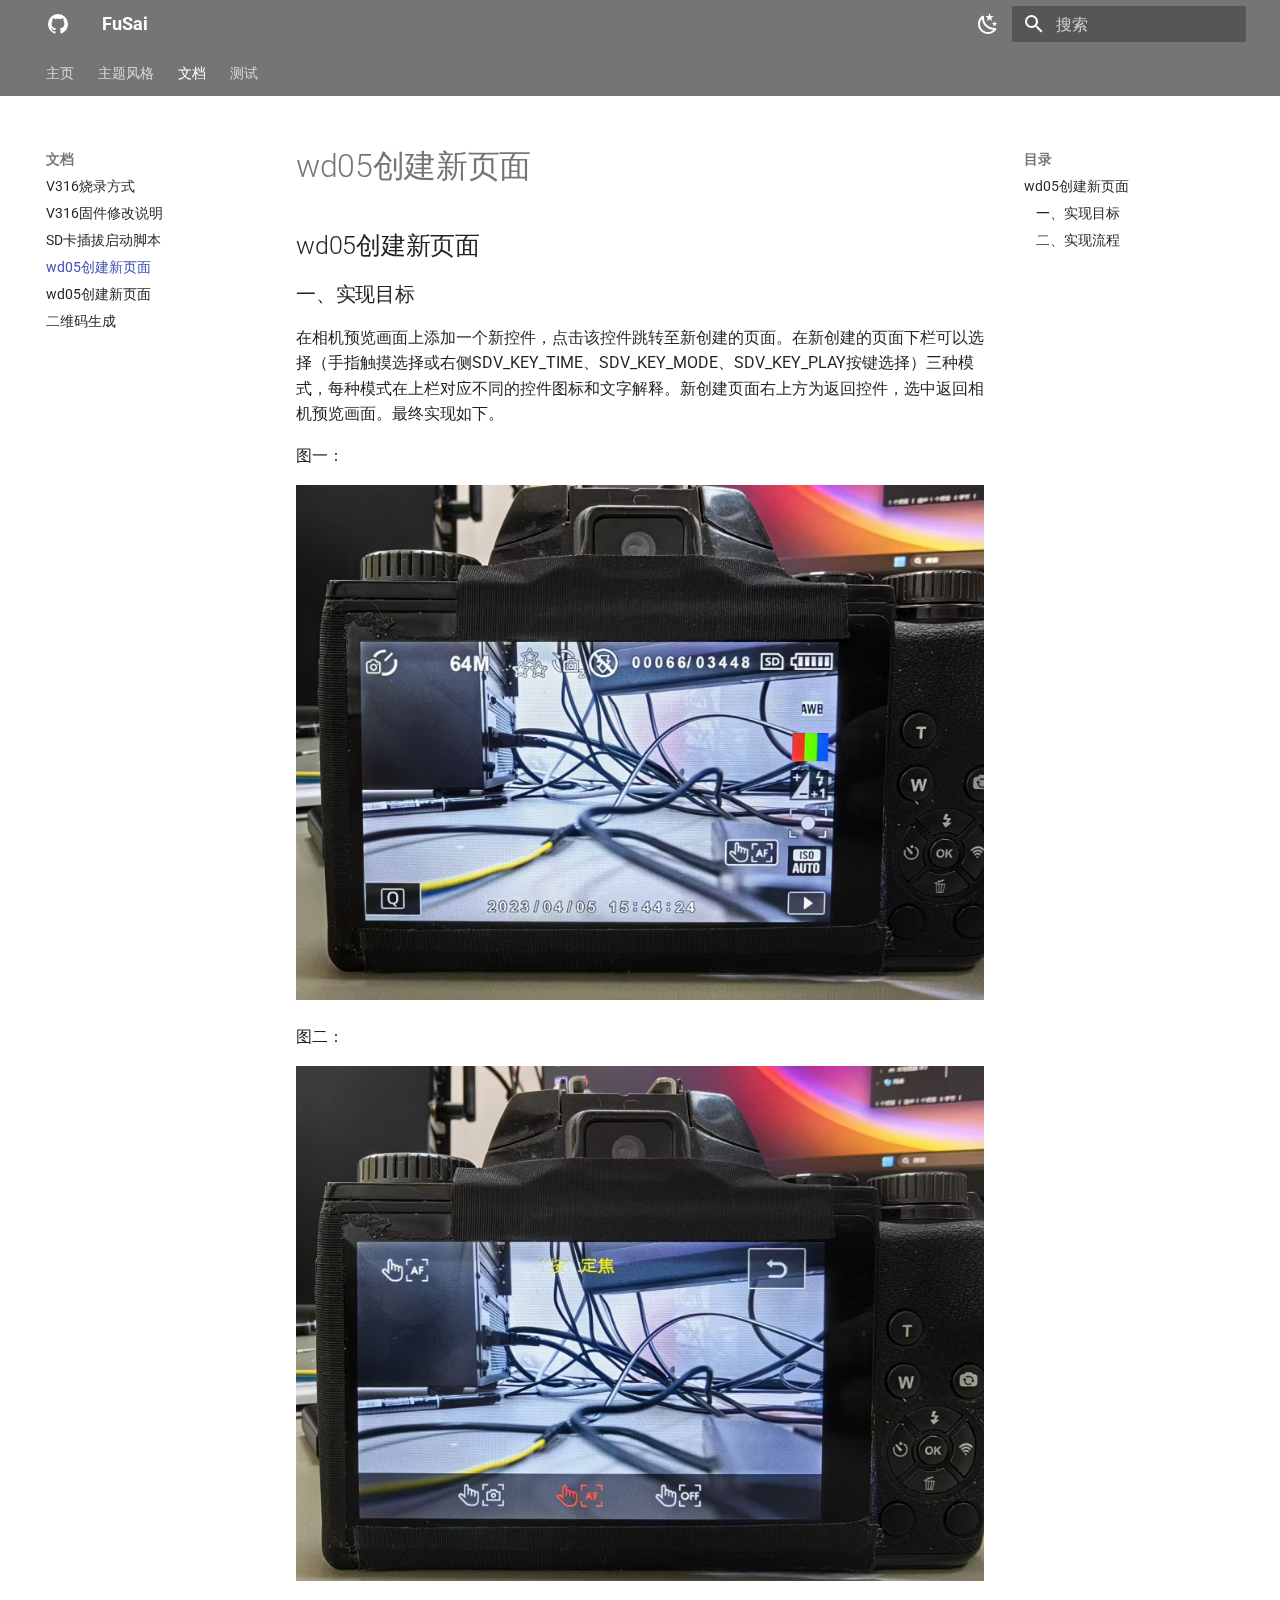
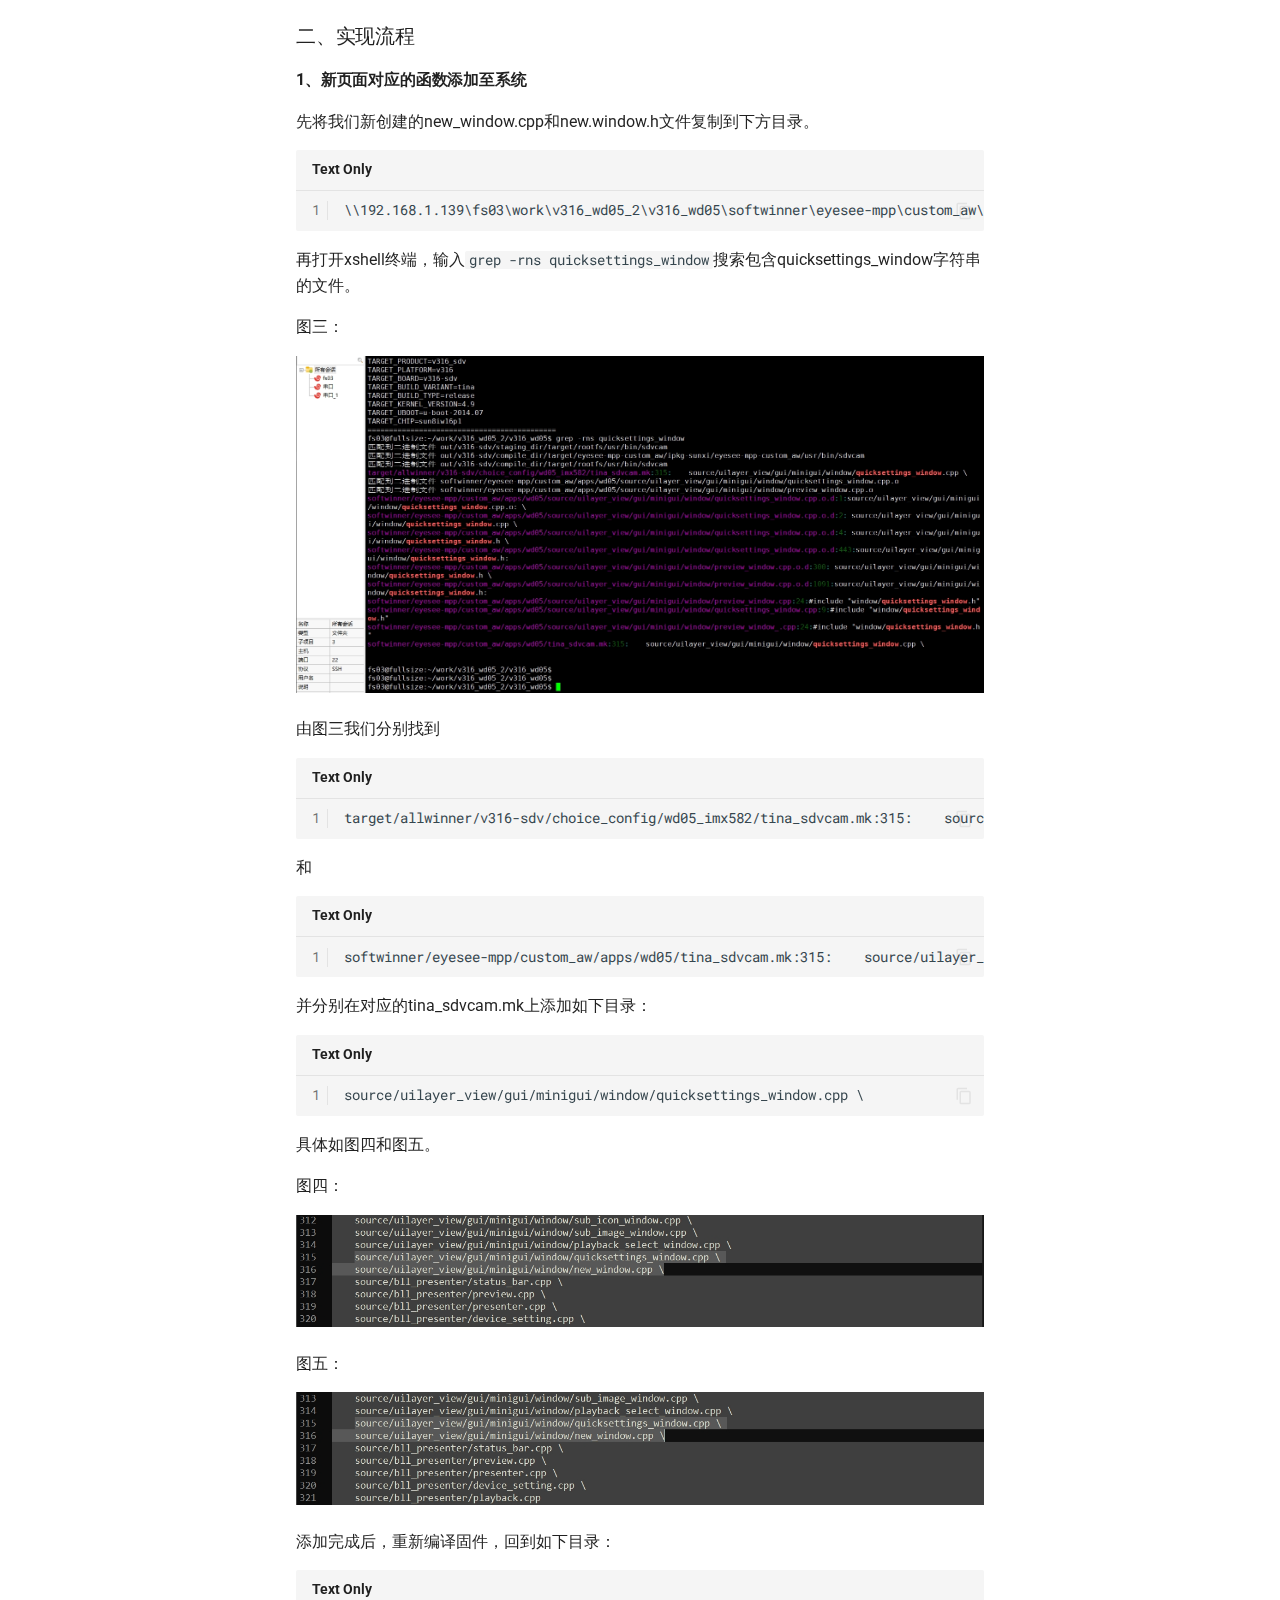
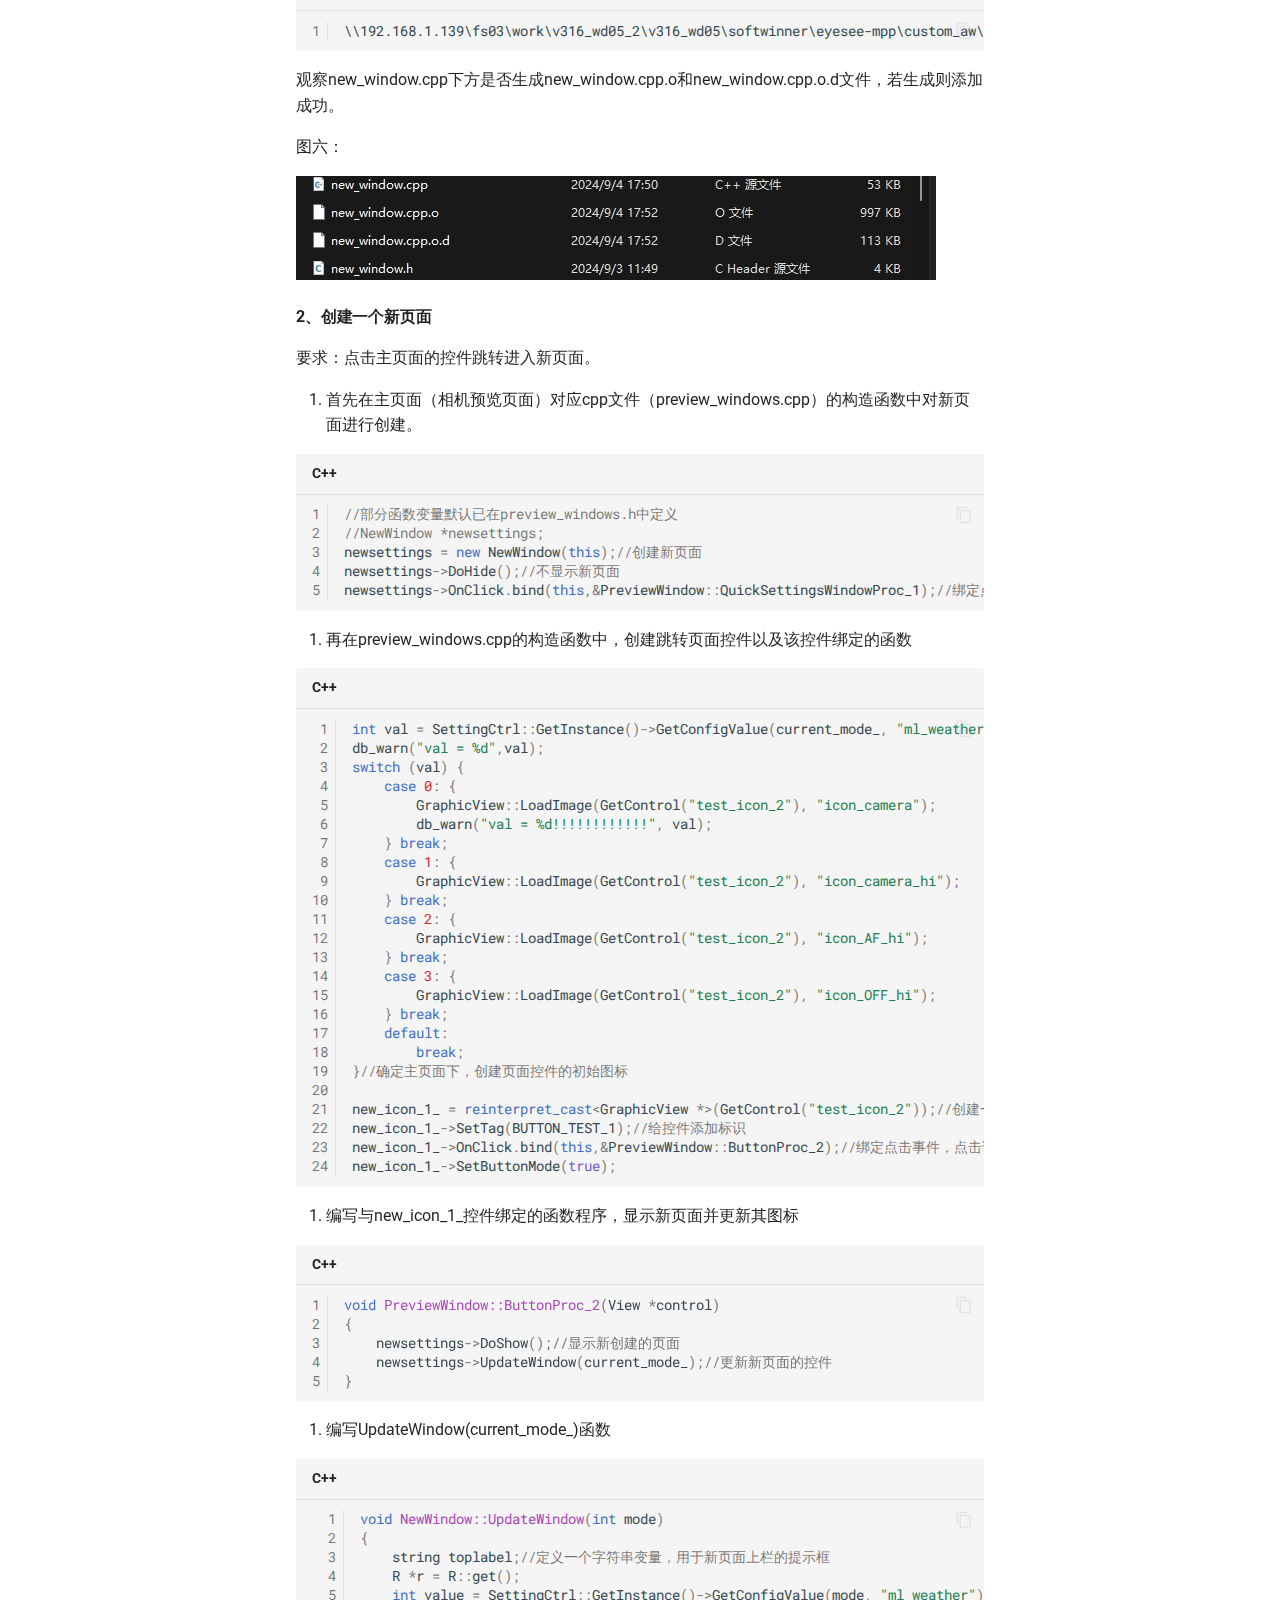
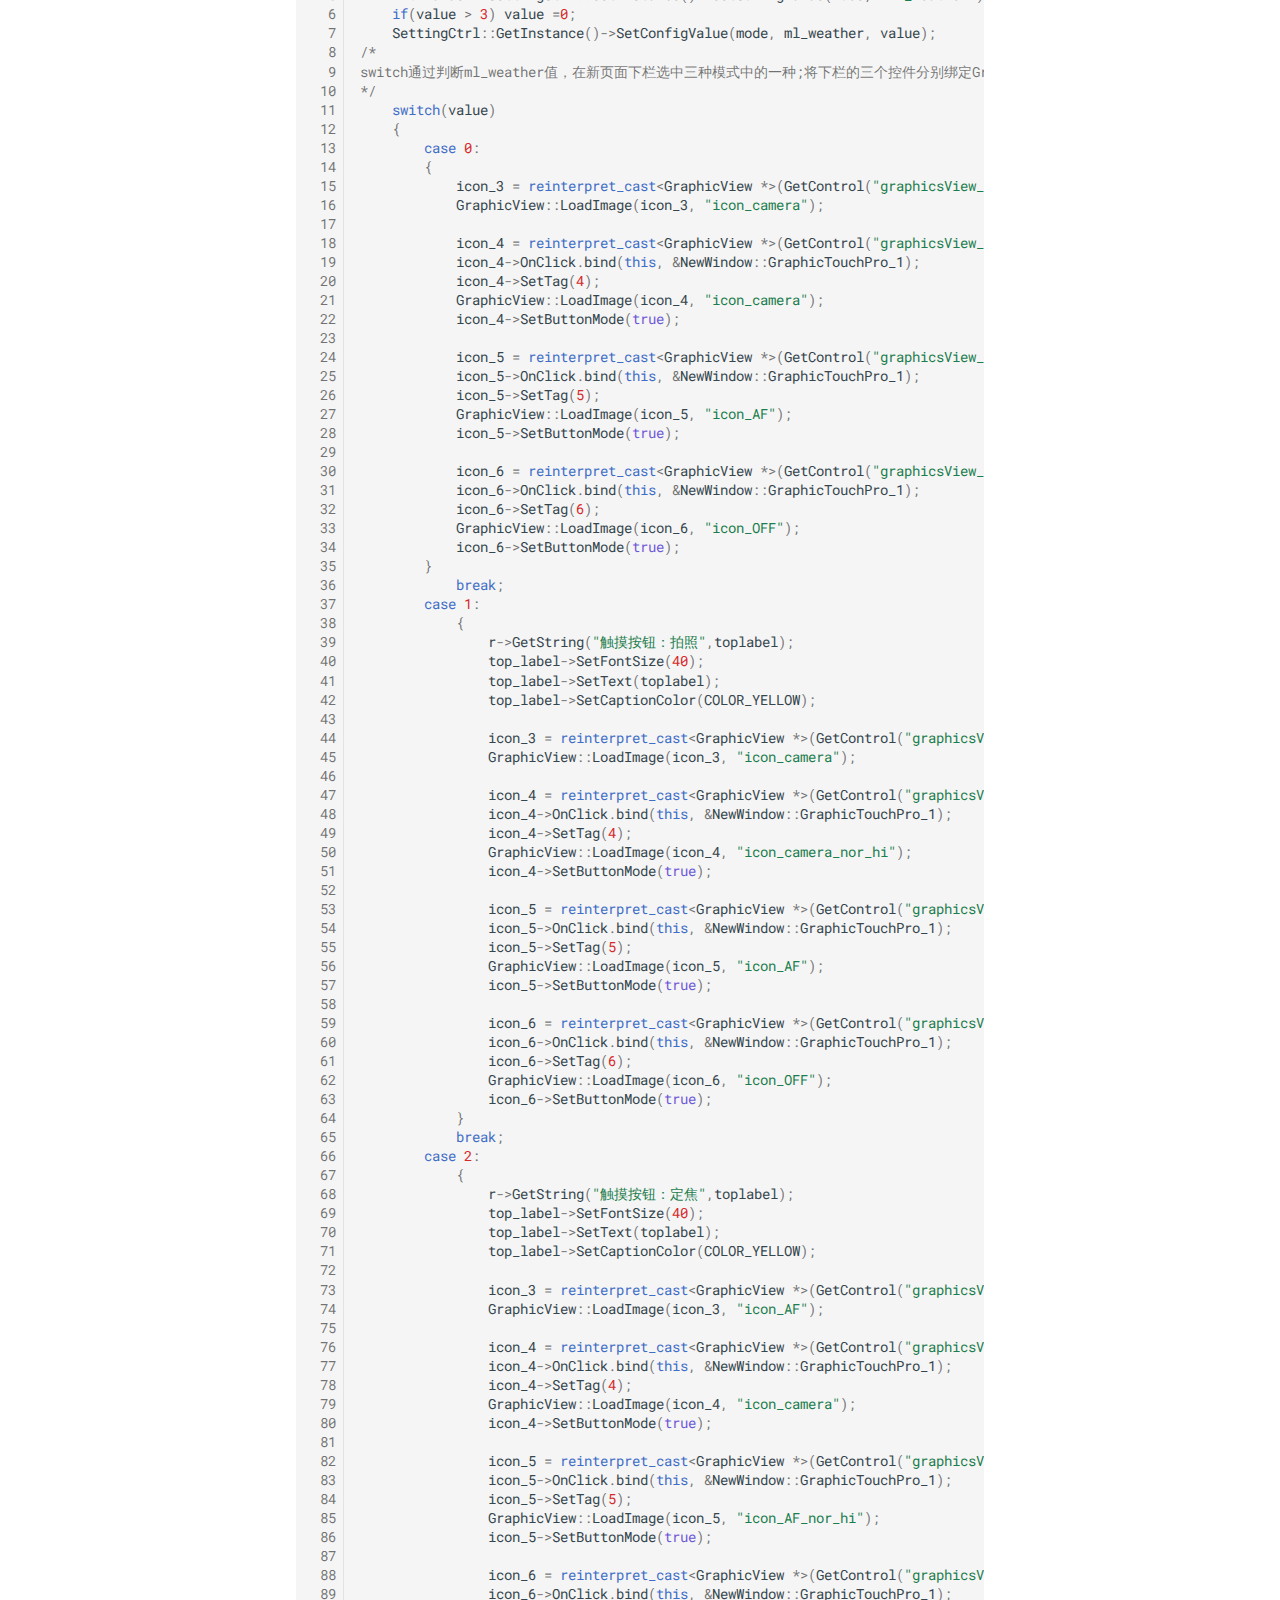
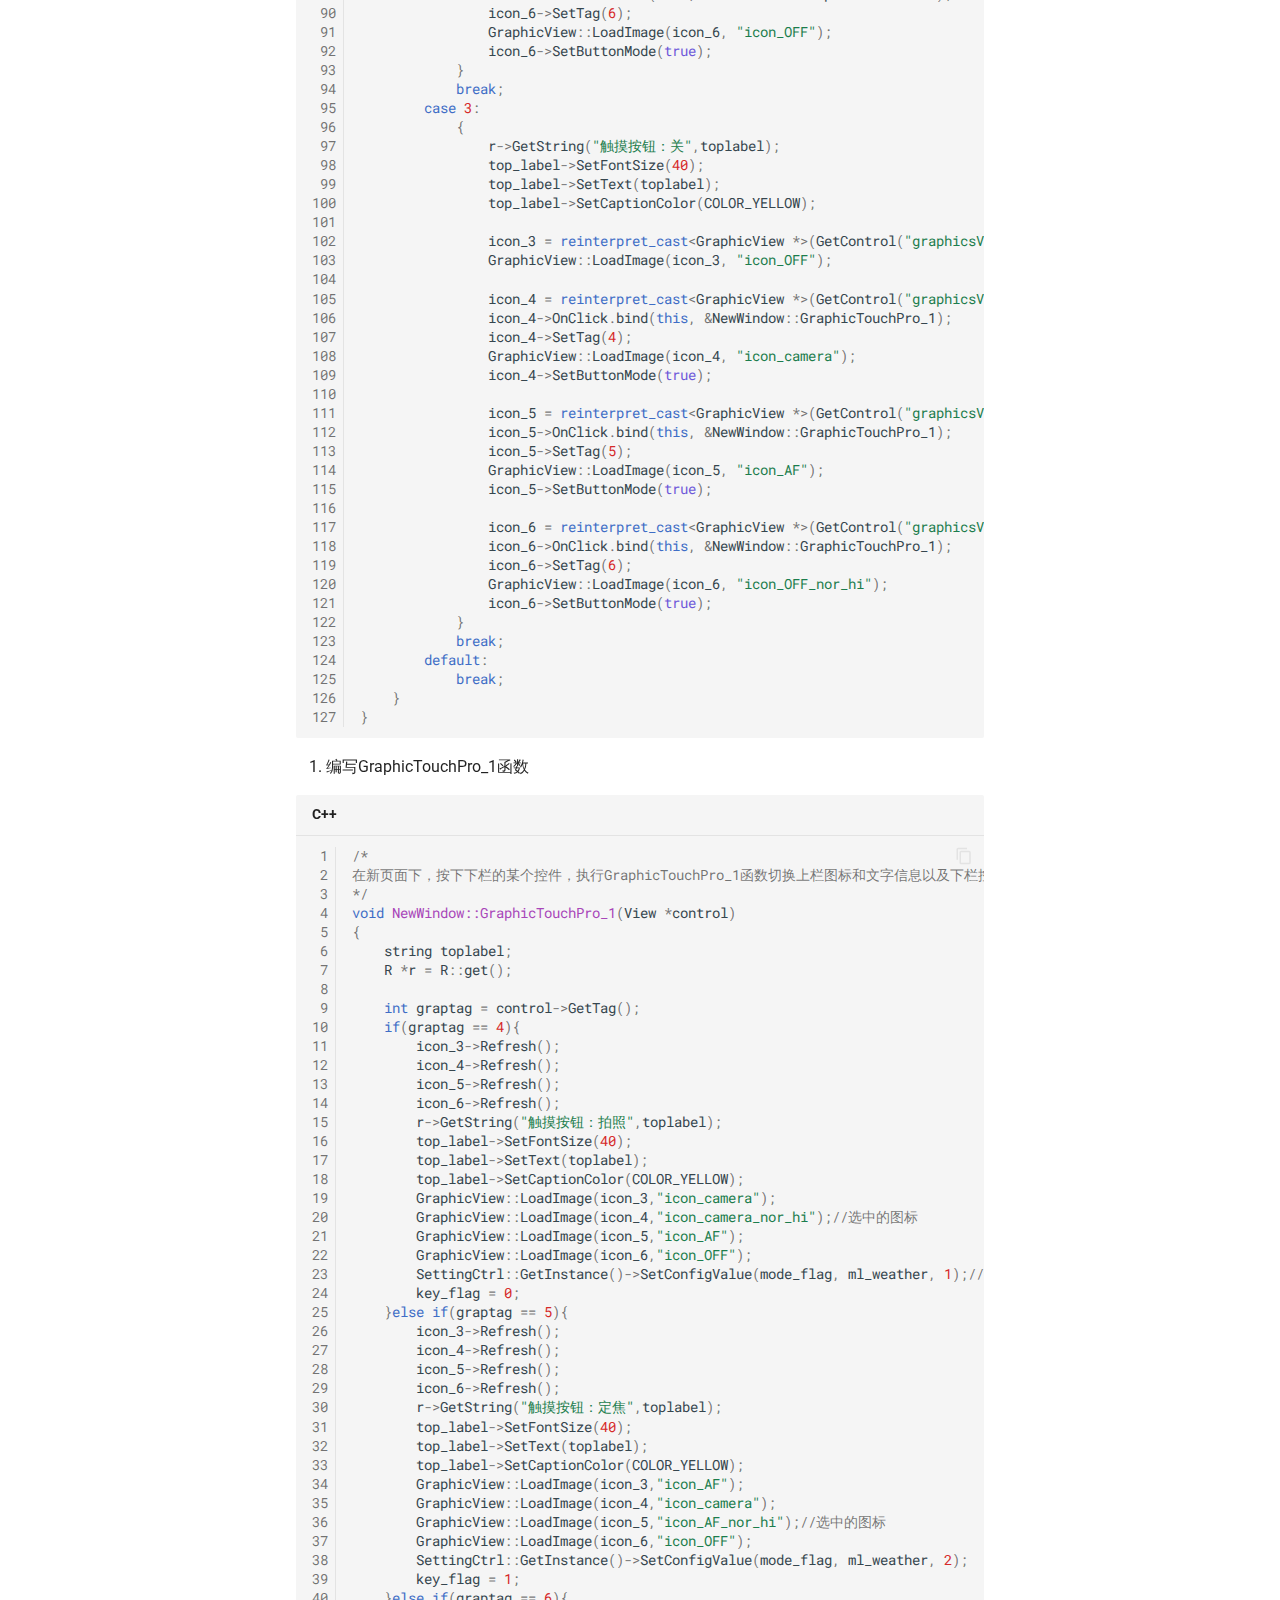
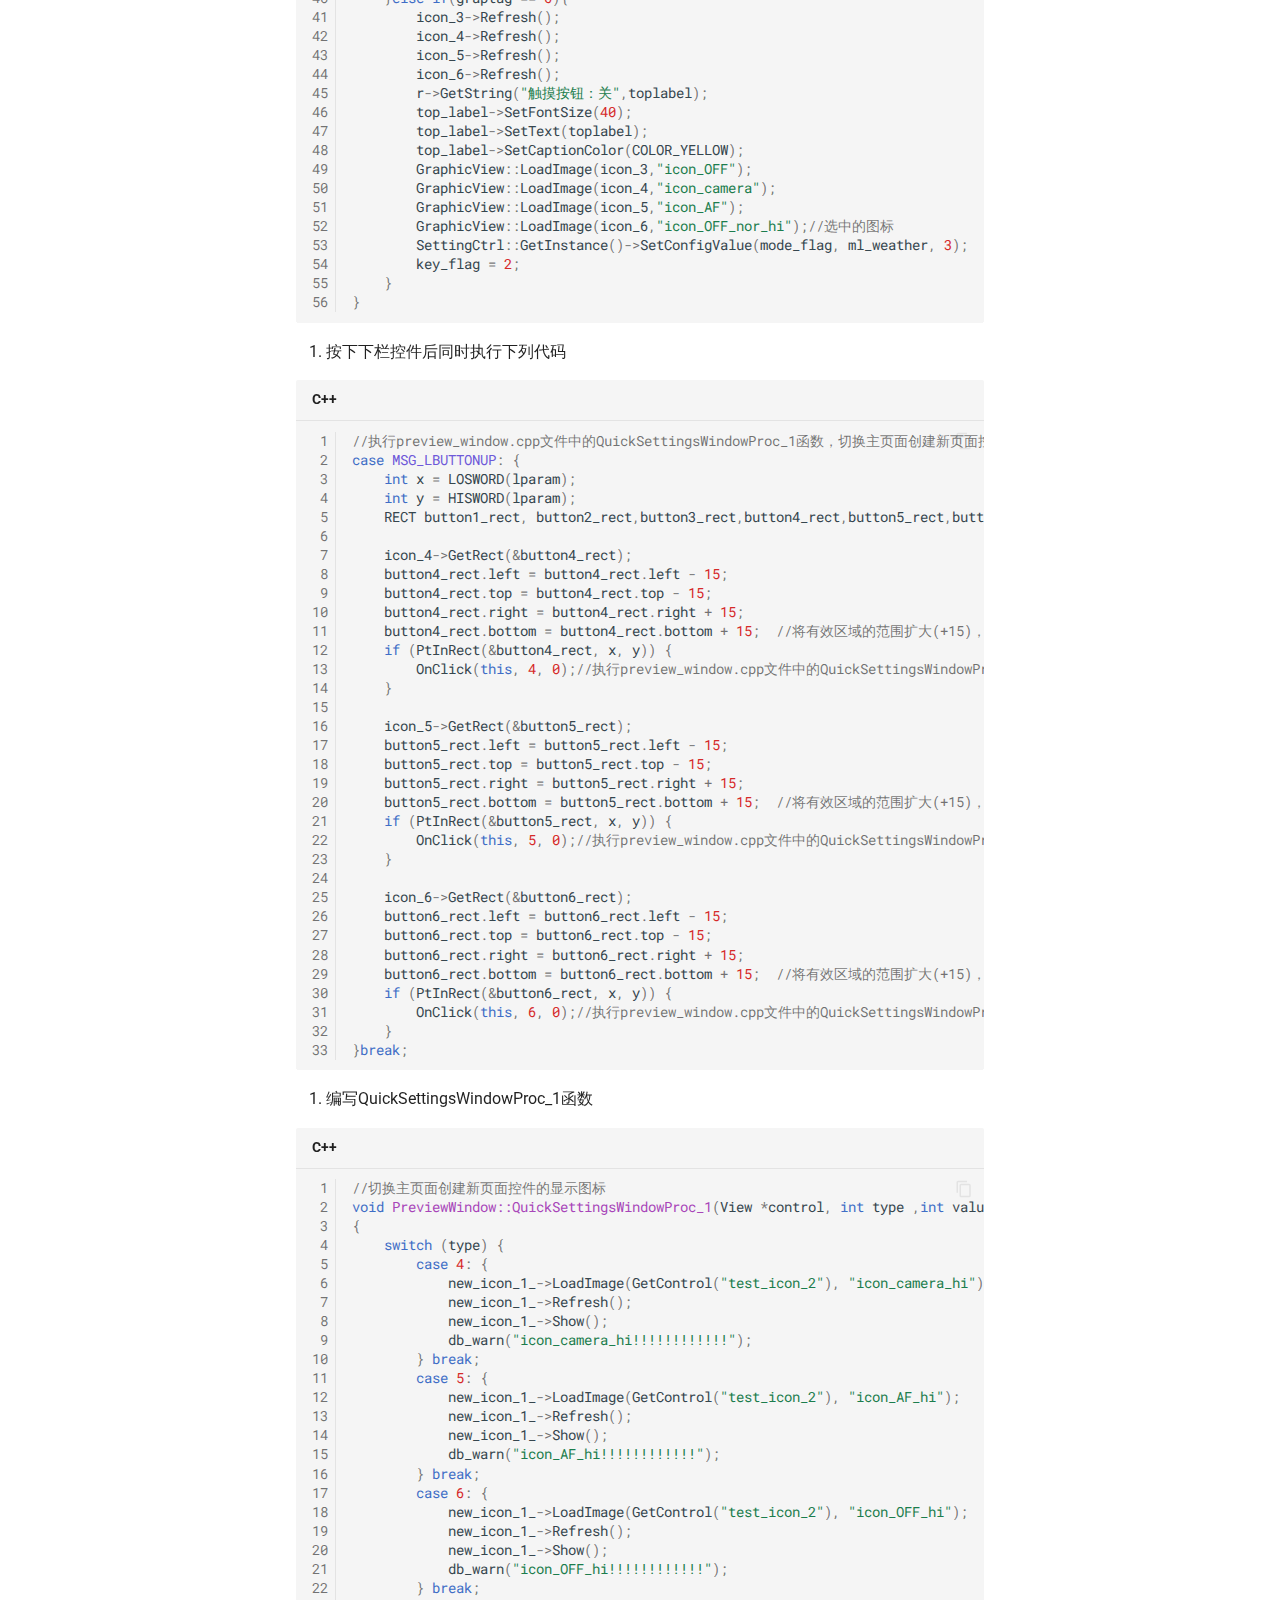
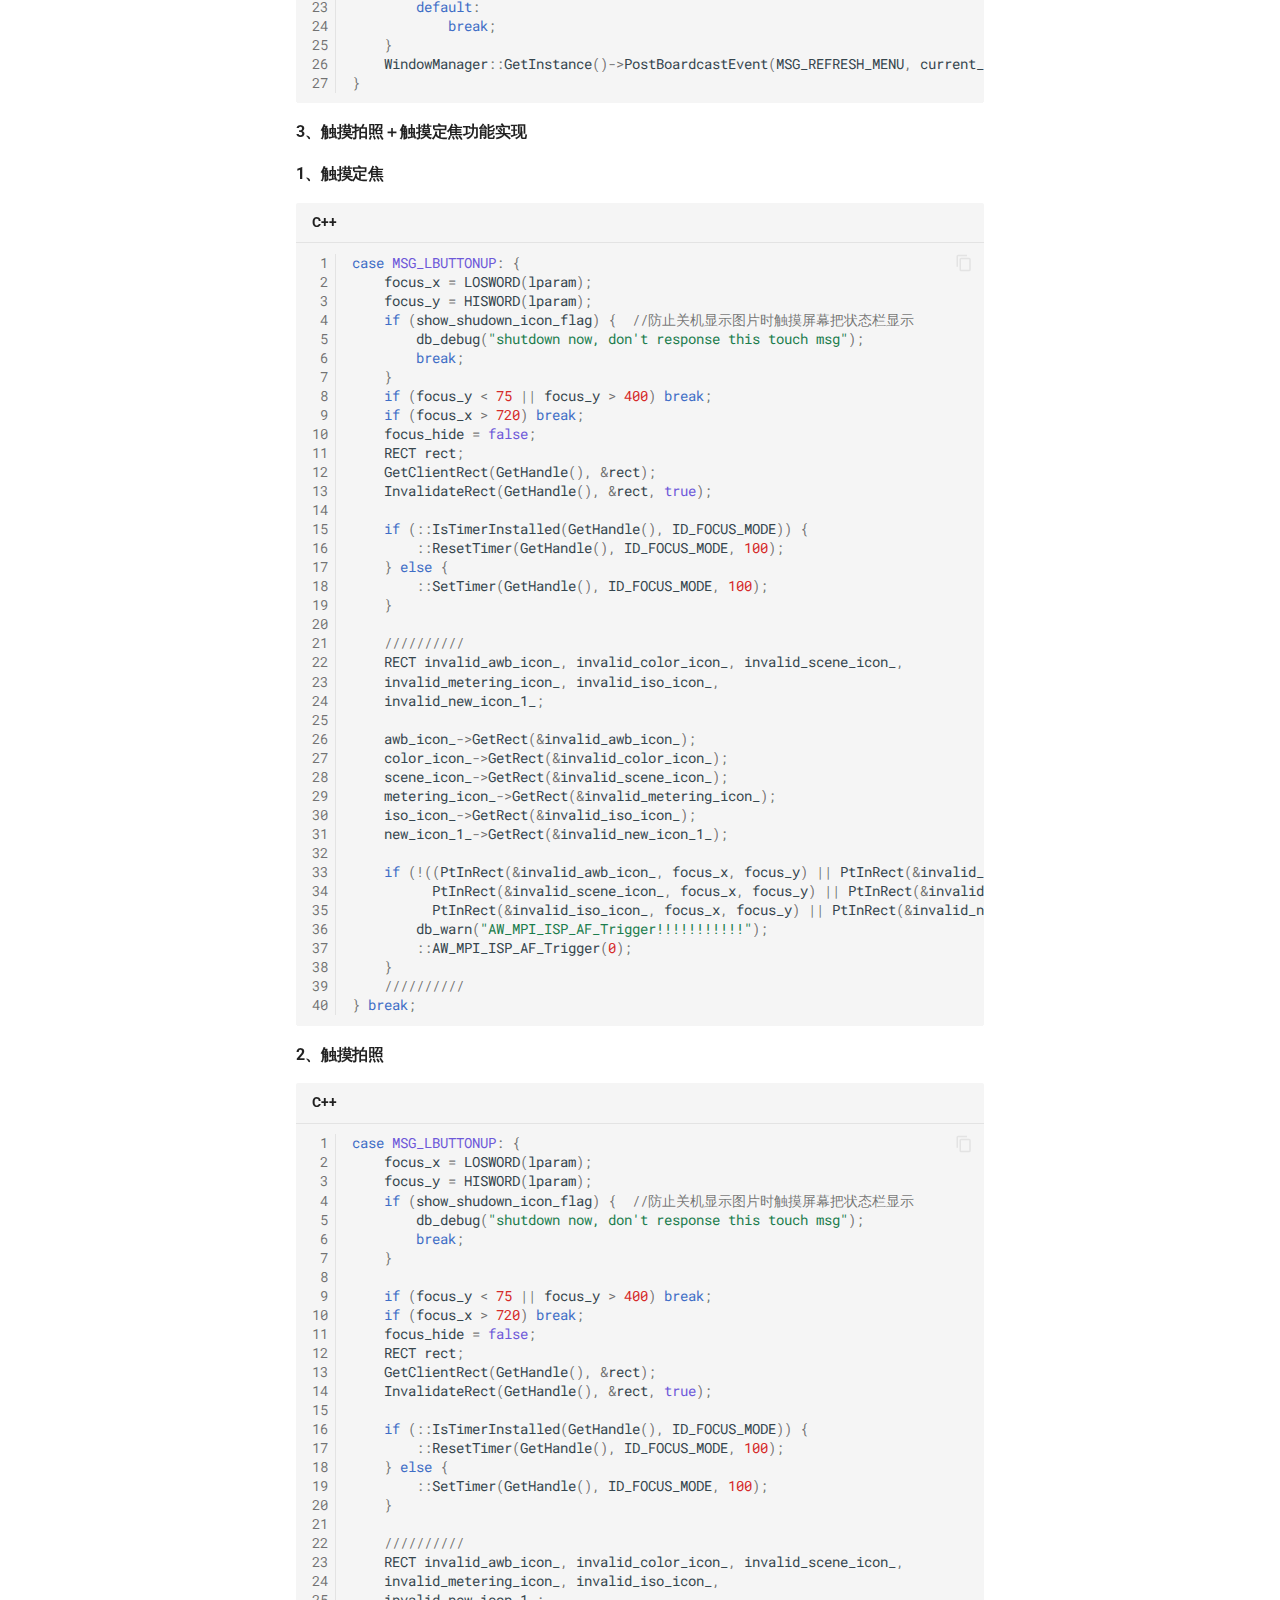
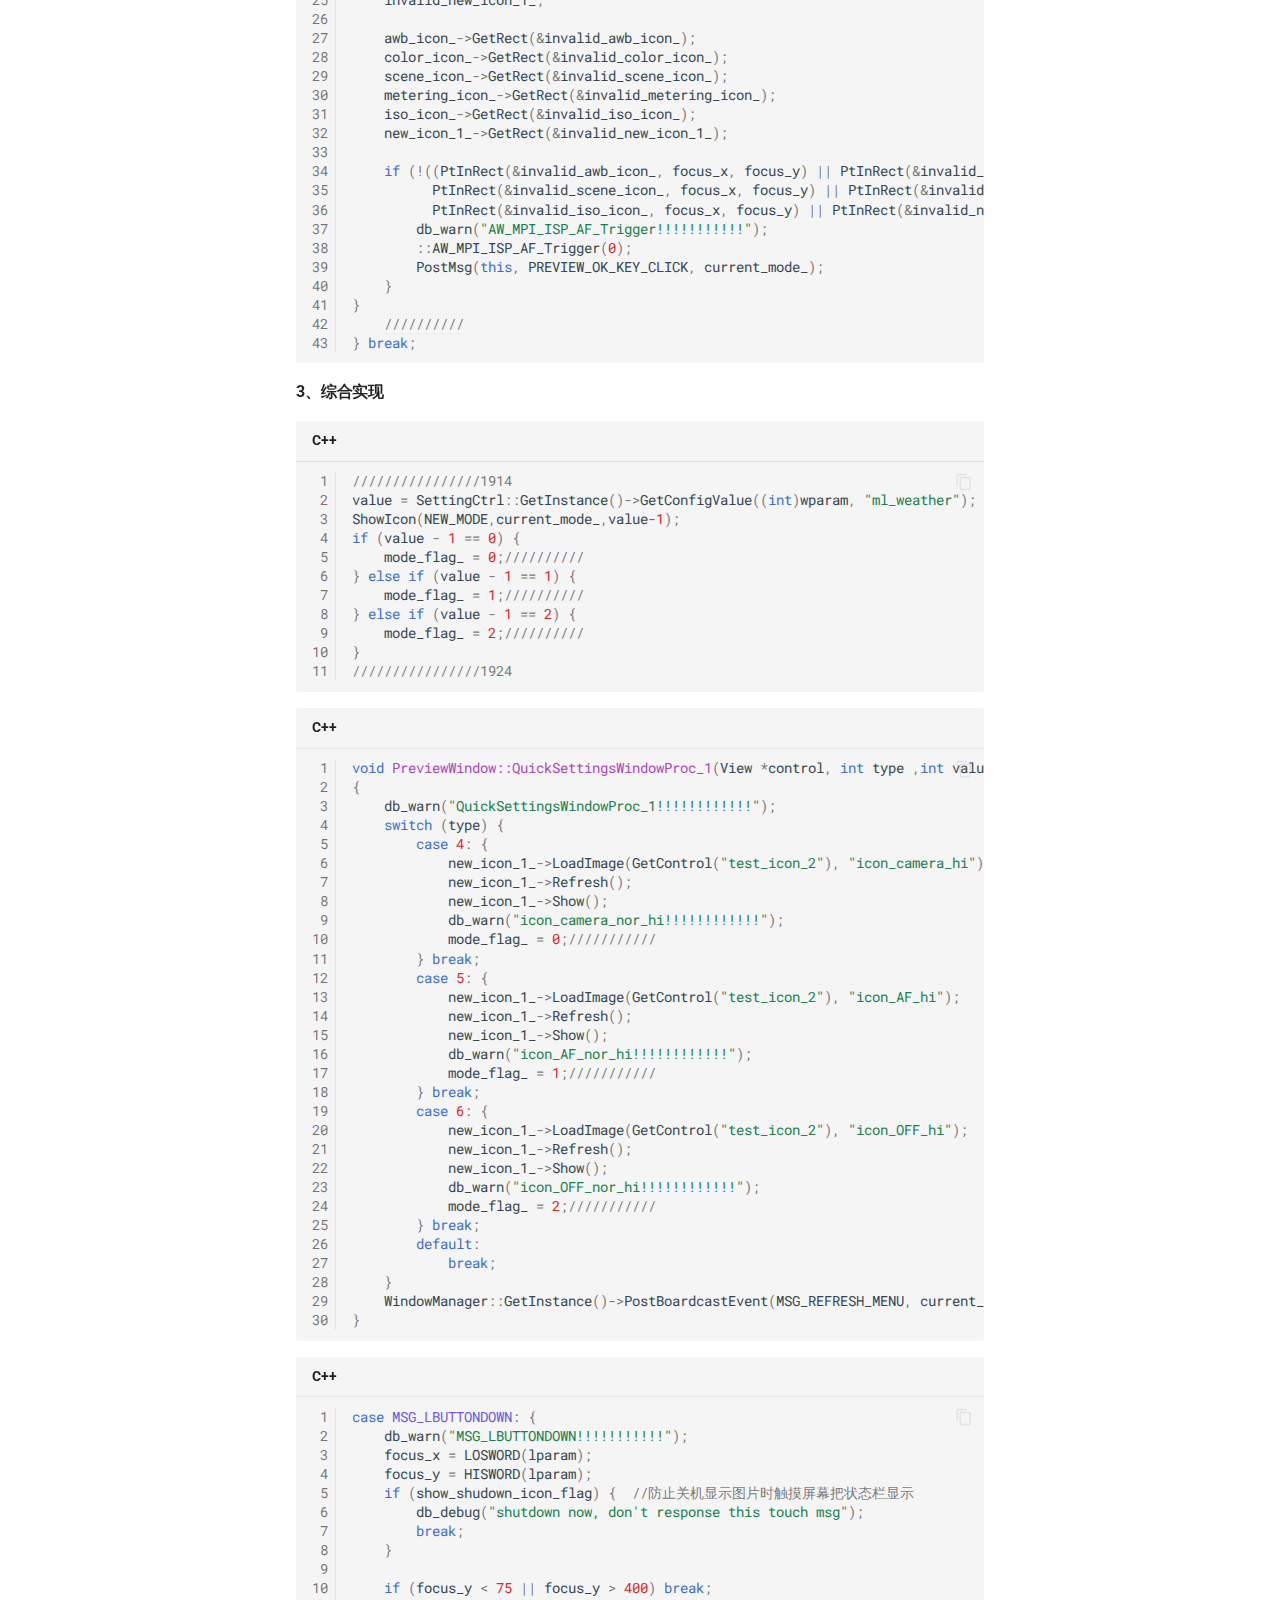
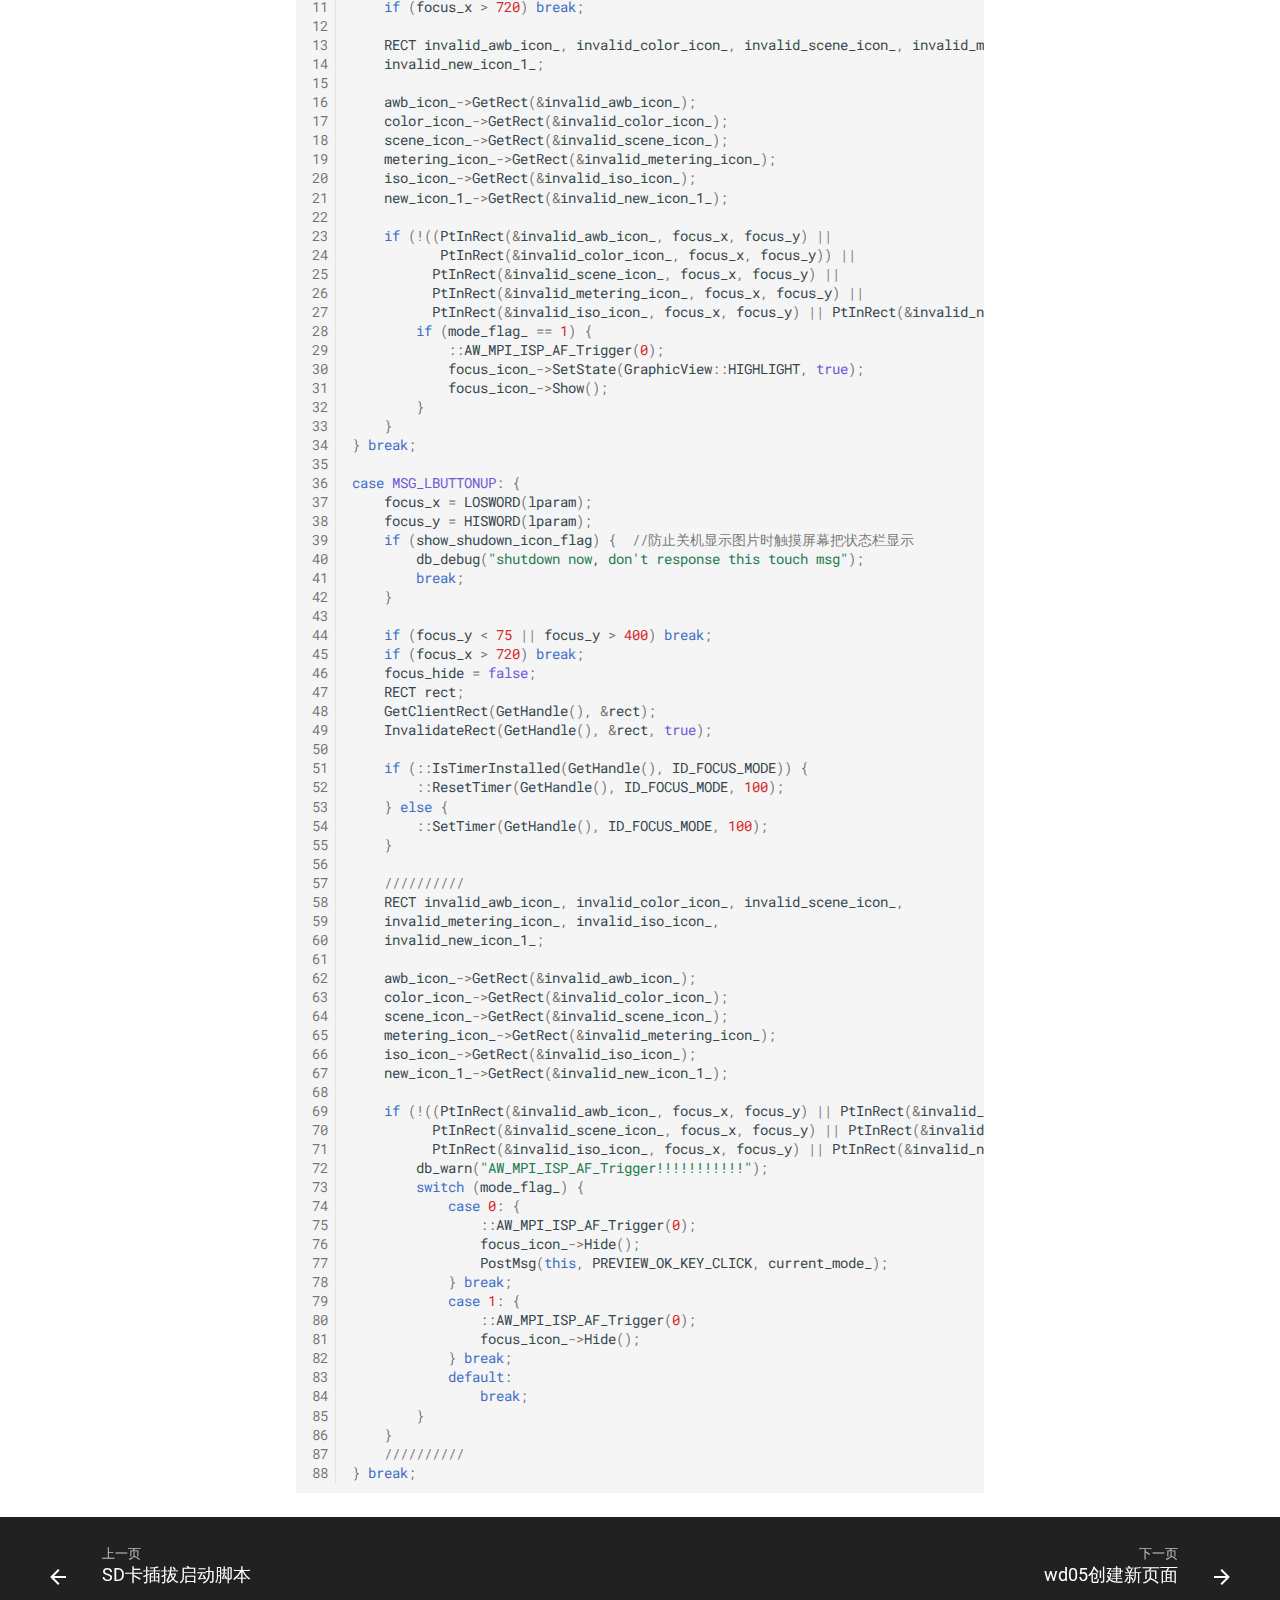
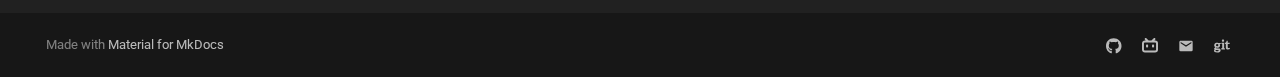
<file: wd05创建新页面/wd05创建新页面/index.html>
<!doctype html>
<html lang="zh" class="no-js">
  <head>
    
      <meta charset="utf-8">
      <meta name="viewport" content="width=device-width,initial-scale=1">
      
      
      
      
        <link rel="prev" href="../../SD%E5%8D%A1%E6%8F%92%E6%8B%94%E5%90%AF%E5%8A%A8%E8%84%9A%E6%9C%AC/SD%E5%8D%A1%E6%8F%92%E6%8B%94%E5%90%AF%E5%8A%A8%E8%84%9A%E6%9C%AC/">
      
      
        <link rel="next" href="../%E8%A7%A6%E6%91%B8%E6%8B%8D%E7%85%A7%2B%E8%A7%A6%E6%91%B8%E5%AE%9A%E7%84%A6/">
      
      
      <link rel="icon" href="../../assets/images/favicon.png">
      <meta name="generator" content="mkdocs-1.6.0, mkdocs-material-9.5.29">
    
    
      
        <title>wd05创建新页面 - FuSai</title>
      
    
    
      <link rel="stylesheet" href="../../assets/stylesheets/main.76a95c52.min.css">
      
        
        <link rel="stylesheet" href="../../assets/stylesheets/palette.06af60db.min.css">
      
      


    
    
      
    
    
      
        
        
        <link rel="preconnect" href="https://fonts.gstatic.com" crossorigin>
        <link rel="stylesheet" href="https://fonts.googleapis.com/css?family=Roboto:300,300i,400,400i,700,700i%7CRoboto+Mono:400,400i,700,700i&display=fallback">
        <style>:root{--md-text-font:"Roboto";--md-code-font:"Roboto Mono"}</style>
      
    
    
      <link rel="stylesheet" href="../../extra.css">
    
    <script>__md_scope=new URL("../..",location),__md_hash=e=>[...e].reduce((e,_)=>(e<<5)-e+_.charCodeAt(0),0),__md_get=(e,_=localStorage,t=__md_scope)=>JSON.parse(_.getItem(t.pathname+"."+e)),__md_set=(e,_,t=localStorage,a=__md_scope)=>{try{t.setItem(a.pathname+"."+e,JSON.stringify(_))}catch(e){}}</script>
    
      

    
    
    
  </head>
  
  
    
    
      
    
    
    
    
    <body dir="ltr" data-md-color-scheme="default" data-md-color-primary="grey" data-md-color-accent="grey">
  
    
    <input class="md-toggle" data-md-toggle="drawer" type="checkbox" id="__drawer" autocomplete="off">
    <input class="md-toggle" data-md-toggle="search" type="checkbox" id="__search" autocomplete="off">
    <label class="md-overlay" for="__drawer"></label>
    <div data-md-component="skip">
      
        
        <a href="#wd05" class="md-skip">
          跳转至
        </a>
      
    </div>
    <div data-md-component="announce">
      
    </div>
    
    
      

<header class="md-header" data-md-component="header">
  <nav class="md-header__inner md-grid" aria-label="页眉">
    <a href="../.." title="FuSai" class="md-header__button md-logo" aria-label="FuSai" data-md-component="logo">
      
  
  <svg xmlns="http://www.w3.org/2000/svg" viewBox="0 0 24 24"><path d="M12 2A10 10 0 0 0 2 12c0 4.42 2.87 8.17 6.84 9.5.5.08.66-.23.66-.5v-1.69c-2.77.6-3.36-1.34-3.36-1.34-.46-1.16-1.11-1.47-1.11-1.47-.91-.62.07-.6.07-.6 1 .07 1.53 1.03 1.53 1.03.87 1.52 2.34 1.07 2.91.83.09-.65.35-1.09.63-1.34-2.22-.25-4.55-1.11-4.55-4.92 0-1.11.38-2 1.03-2.71-.1-.25-.45-1.29.1-2.64 0 0 .84-.27 2.75 1.02.79-.22 1.65-.33 2.5-.33.85 0 1.71.11 2.5.33 1.91-1.29 2.75-1.02 2.75-1.02.55 1.35.2 2.39.1 2.64.65.71 1.03 1.6 1.03 2.71 0 3.82-2.34 4.66-4.57 4.91.36.31.69.92.69 1.85V21c0 .27.16.59.67.5C19.14 20.16 22 16.42 22 12A10 10 0 0 0 12 2Z"/></svg>

    </a>
    <label class="md-header__button md-icon" for="__drawer">
      
      <svg xmlns="http://www.w3.org/2000/svg" viewBox="0 0 24 24"><path d="M3 6h18v2H3V6m0 5h18v2H3v-2m0 5h18v2H3v-2Z"/></svg>
    </label>
    <div class="md-header__title" data-md-component="header-title">
      <div class="md-header__ellipsis">
        <div class="md-header__topic">
          <span class="md-ellipsis">
            FuSai
          </span>
        </div>
        <div class="md-header__topic" data-md-component="header-topic">
          <span class="md-ellipsis">
            
              wd05创建新页面
            
          </span>
        </div>
      </div>
    </div>
    
      
        <form class="md-header__option" data-md-component="palette">
  
    
    
    
    <input class="md-option" data-md-color-media="(prefers-color-scheme: light)" data-md-color-scheme="default" data-md-color-primary="grey" data-md-color-accent="grey"  aria-label="切换到暗色模式"  type="radio" name="__palette" id="__palette_0">
    
      <label class="md-header__button md-icon" title="切换到暗色模式" for="__palette_1" hidden>
        <svg xmlns="http://www.w3.org/2000/svg" viewBox="0 0 24 24"><path d="m17.75 4.09-2.53 1.94.91 3.06-2.63-1.81-2.63 1.81.91-3.06-2.53-1.94L12.44 4l1.06-3 1.06 3 3.19.09m3.5 6.91-1.64 1.25.59 1.98-1.7-1.17-1.7 1.17.59-1.98L15.75 11l2.06-.05L18.5 9l.69 1.95 2.06.05m-2.28 4.95c.83-.08 1.72 1.1 1.19 1.85-.32.45-.66.87-1.08 1.27C15.17 23 8.84 23 4.94 19.07c-3.91-3.9-3.91-10.24 0-14.14.4-.4.82-.76 1.27-1.08.75-.53 1.93.36 1.85 1.19-.27 2.86.69 5.83 2.89 8.02a9.96 9.96 0 0 0 8.02 2.89m-1.64 2.02a12.08 12.08 0 0 1-7.8-3.47c-2.17-2.19-3.33-5-3.49-7.82-2.81 3.14-2.7 7.96.31 10.98 3.02 3.01 7.84 3.12 10.98.31Z"/></svg>
      </label>
    
  
    
    
    
    <input class="md-option" data-md-color-media="(prefers-color-scheme: dark)" data-md-color-scheme="slate" data-md-color-primary="grey" data-md-color-accent="grey"  aria-label="切换到亮色模式"  type="radio" name="__palette" id="__palette_1">
    
      <label class="md-header__button md-icon" title="切换到亮色模式" for="__palette_0" hidden>
        <svg xmlns="http://www.w3.org/2000/svg" viewBox="0 0 24 24"><path d="M12 7a5 5 0 0 1 5 5 5 5 0 0 1-5 5 5 5 0 0 1-5-5 5 5 0 0 1 5-5m0 2a3 3 0 0 0-3 3 3 3 0 0 0 3 3 3 3 0 0 0 3-3 3 3 0 0 0-3-3m0-7 2.39 3.42C13.65 5.15 12.84 5 12 5c-.84 0-1.65.15-2.39.42L12 2M3.34 7l4.16-.35A7.2 7.2 0 0 0 5.94 8.5c-.44.74-.69 1.5-.83 2.29L3.34 7m.02 10 1.76-3.77a7.131 7.131 0 0 0 2.38 4.14L3.36 17M20.65 7l-1.77 3.79a7.023 7.023 0 0 0-2.38-4.15l4.15.36m-.01 10-4.14.36c.59-.51 1.12-1.14 1.54-1.86.42-.73.69-1.5.83-2.29L20.64 17M12 22l-2.41-3.44c.74.27 1.55.44 2.41.44.82 0 1.63-.17 2.37-.44L12 22Z"/></svg>
      </label>
    
  
</form>
      
    
    
      <script>var media,input,key,value,palette=__md_get("__palette");if(palette&&palette.color){"(prefers-color-scheme)"===palette.color.media&&(media=matchMedia("(prefers-color-scheme: light)"),input=document.querySelector(media.matches?"[data-md-color-media='(prefers-color-scheme: light)']":"[data-md-color-media='(prefers-color-scheme: dark)']"),palette.color.media=input.getAttribute("data-md-color-media"),palette.color.scheme=input.getAttribute("data-md-color-scheme"),palette.color.primary=input.getAttribute("data-md-color-primary"),palette.color.accent=input.getAttribute("data-md-color-accent"));for([key,value]of Object.entries(palette.color))document.body.setAttribute("data-md-color-"+key,value)}</script>
    
    
    
      <label class="md-header__button md-icon" for="__search">
        
        <svg xmlns="http://www.w3.org/2000/svg" viewBox="0 0 24 24"><path d="M9.5 3A6.5 6.5 0 0 1 16 9.5c0 1.61-.59 3.09-1.56 4.23l.27.27h.79l5 5-1.5 1.5-5-5v-.79l-.27-.27A6.516 6.516 0 0 1 9.5 16 6.5 6.5 0 0 1 3 9.5 6.5 6.5 0 0 1 9.5 3m0 2C7 5 5 7 5 9.5S7 14 9.5 14 14 12 14 9.5 12 5 9.5 5Z"/></svg>
      </label>
      <div class="md-search" data-md-component="search" role="dialog">
  <label class="md-search__overlay" for="__search"></label>
  <div class="md-search__inner" role="search">
    <form class="md-search__form" name="search">
      <input type="text" class="md-search__input" name="query" aria-label="搜索" placeholder="搜索" autocapitalize="off" autocorrect="off" autocomplete="off" spellcheck="false" data-md-component="search-query" required>
      <label class="md-search__icon md-icon" for="__search">
        
        <svg xmlns="http://www.w3.org/2000/svg" viewBox="0 0 24 24"><path d="M9.5 3A6.5 6.5 0 0 1 16 9.5c0 1.61-.59 3.09-1.56 4.23l.27.27h.79l5 5-1.5 1.5-5-5v-.79l-.27-.27A6.516 6.516 0 0 1 9.5 16 6.5 6.5 0 0 1 3 9.5 6.5 6.5 0 0 1 9.5 3m0 2C7 5 5 7 5 9.5S7 14 9.5 14 14 12 14 9.5 12 5 9.5 5Z"/></svg>
        
        <svg xmlns="http://www.w3.org/2000/svg" viewBox="0 0 24 24"><path d="M20 11v2H8l5.5 5.5-1.42 1.42L4.16 12l7.92-7.92L13.5 5.5 8 11h12Z"/></svg>
      </label>
      <nav class="md-search__options" aria-label="查找">
        
          <a href="javascript:void(0)" class="md-search__icon md-icon" title="分享" aria-label="分享" data-clipboard data-clipboard-text="" data-md-component="search-share" tabindex="-1">
            
            <svg xmlns="http://www.w3.org/2000/svg" viewBox="0 0 24 24"><path d="M18 16.08c-.76 0-1.44.3-1.96.77L8.91 12.7c.05-.23.09-.46.09-.7 0-.24-.04-.47-.09-.7l7.05-4.11c.54.5 1.25.81 2.04.81a3 3 0 0 0 3-3 3 3 0 0 0-3-3 3 3 0 0 0-3 3c0 .24.04.47.09.7L8.04 9.81C7.5 9.31 6.79 9 6 9a3 3 0 0 0-3 3 3 3 0 0 0 3 3c.79 0 1.5-.31 2.04-.81l7.12 4.15c-.05.21-.08.43-.08.66 0 1.61 1.31 2.91 2.92 2.91 1.61 0 2.92-1.3 2.92-2.91A2.92 2.92 0 0 0 18 16.08Z"/></svg>
          </a>
        
        <button type="reset" class="md-search__icon md-icon" title="清空当前内容" aria-label="清空当前内容" tabindex="-1">
          
          <svg xmlns="http://www.w3.org/2000/svg" viewBox="0 0 24 24"><path d="M19 6.41 17.59 5 12 10.59 6.41 5 5 6.41 10.59 12 5 17.59 6.41 19 12 13.41 17.59 19 19 17.59 13.41 12 19 6.41Z"/></svg>
        </button>
      </nav>
      
        <div class="md-search__suggest" data-md-component="search-suggest"></div>
      
    </form>
    <div class="md-search__output">
      <div class="md-search__scrollwrap" tabindex="0" data-md-scrollfix>
        <div class="md-search-result" data-md-component="search-result">
          <div class="md-search-result__meta">
            正在初始化搜索引擎
          </div>
          <ol class="md-search-result__list" role="presentation"></ol>
        </div>
      </div>
    </div>
  </div>
</div>
    
    
  </nav>
  
</header>
    
    <div class="md-container" data-md-component="container">
      
      
        
          
            
<nav class="md-tabs" aria-label="标签" data-md-component="tabs">
  <div class="md-grid">
    <ul class="md-tabs__list">
      
        
  
  
  
    <li class="md-tabs__item">
      <a href="../.." class="md-tabs__link">
        
  
    
  
  主页

      </a>
    </li>
  

      
        
  
  
  
    <li class="md-tabs__item">
      <a href="../../theme_style/theme_style/" class="md-tabs__link">
        
  
    
  
  主题风格

      </a>
    </li>
  

      
        
  
  
    
  
  
    
    
      <li class="md-tabs__item md-tabs__item--active">
        <a href="../../V316_download/V316_download/" class="md-tabs__link">
          
  
  文档

        </a>
      </li>
    
  

      
        
  
  
  
    
    
      <li class="md-tabs__item">
        <a href="../../test_1/test_1/" class="md-tabs__link">
          
  
  测试

        </a>
      </li>
    
  

      
    </ul>
  </div>
</nav>
          
        
      
      <main class="md-main" data-md-component="main">
        <div class="md-main__inner md-grid">
          
            
              
              <div class="md-sidebar md-sidebar--primary" data-md-component="sidebar" data-md-type="navigation" >
                <div class="md-sidebar__scrollwrap">
                  <div class="md-sidebar__inner">
                    


  


<nav class="md-nav md-nav--primary md-nav--lifted" aria-label="导航栏" data-md-level="0">
  <label class="md-nav__title" for="__drawer">
    <a href="../.." title="FuSai" class="md-nav__button md-logo" aria-label="FuSai" data-md-component="logo">
      
  
  <svg xmlns="http://www.w3.org/2000/svg" viewBox="0 0 24 24"><path d="M12 2A10 10 0 0 0 2 12c0 4.42 2.87 8.17 6.84 9.5.5.08.66-.23.66-.5v-1.69c-2.77.6-3.36-1.34-3.36-1.34-.46-1.16-1.11-1.47-1.11-1.47-.91-.62.07-.6.07-.6 1 .07 1.53 1.03 1.53 1.03.87 1.52 2.34 1.07 2.91.83.09-.65.35-1.09.63-1.34-2.22-.25-4.55-1.11-4.55-4.92 0-1.11.38-2 1.03-2.71-.1-.25-.45-1.29.1-2.64 0 0 .84-.27 2.75 1.02.79-.22 1.65-.33 2.5-.33.85 0 1.71.11 2.5.33 1.91-1.29 2.75-1.02 2.75-1.02.55 1.35.2 2.39.1 2.64.65.71 1.03 1.6 1.03 2.71 0 3.82-2.34 4.66-4.57 4.91.36.31.69.92.69 1.85V21c0 .27.16.59.67.5C19.14 20.16 22 16.42 22 12A10 10 0 0 0 12 2Z"/></svg>

    </a>
    FuSai
  </label>
  
  <ul class="md-nav__list" data-md-scrollfix>
    
      
      
  
  
  
  
    <li class="md-nav__item">
      <a href="../.." class="md-nav__link">
        
  
  <span class="md-ellipsis">
    主页
  </span>
  

      </a>
    </li>
  

    
      
      
  
  
  
  
    <li class="md-nav__item">
      <a href="../../theme_style/theme_style/" class="md-nav__link">
        
  
  <span class="md-ellipsis">
    主题风格
  </span>
  

      </a>
    </li>
  

    
      
      
  
  
    
  
  
  
    
    
    
      
        
        
      
      
        
      
    
    
      
    
    <li class="md-nav__item md-nav__item--active md-nav__item--section md-nav__item--nested">
      
        
        
        <input class="md-nav__toggle md-toggle " type="checkbox" id="__nav_3" checked>
        
          
          <label class="md-nav__link" for="__nav_3" id="__nav_3_label" tabindex="">
            
  
  <span class="md-ellipsis">
    文档
  </span>
  

            <span class="md-nav__icon md-icon"></span>
          </label>
        
        <nav class="md-nav" data-md-level="1" aria-labelledby="__nav_3_label" aria-expanded="true">
          <label class="md-nav__title" for="__nav_3">
            <span class="md-nav__icon md-icon"></span>
            文档
          </label>
          <ul class="md-nav__list" data-md-scrollfix>
            
              
                
  
  
  
  
    <li class="md-nav__item">
      <a href="../../V316_download/V316_download/" class="md-nav__link">
        
  
  <span class="md-ellipsis">
    V316烧录方式
  </span>
  

      </a>
    </li>
  

              
            
              
                
  
  
  
  
    <li class="md-nav__item">
      <a href="../../Firmware_modification/Firmware_modification/" class="md-nav__link">
        
  
  <span class="md-ellipsis">
    V316固件修改说明
  </span>
  

      </a>
    </li>
  

              
            
              
                
  
  
  
  
    <li class="md-nav__item">
      <a href="../../SD%E5%8D%A1%E6%8F%92%E6%8B%94%E5%90%AF%E5%8A%A8%E8%84%9A%E6%9C%AC/SD%E5%8D%A1%E6%8F%92%E6%8B%94%E5%90%AF%E5%8A%A8%E8%84%9A%E6%9C%AC/" class="md-nav__link">
        
  
  <span class="md-ellipsis">
    SD卡插拔启动脚本
  </span>
  

      </a>
    </li>
  

              
            
              
                
  
  
    
  
  
  
    <li class="md-nav__item md-nav__item--active">
      
      <input class="md-nav__toggle md-toggle" type="checkbox" id="__toc">
      
      
      
        <label class="md-nav__link md-nav__link--active" for="__toc">
          
  
  <span class="md-ellipsis">
    wd05创建新页面
  </span>
  

          <span class="md-nav__icon md-icon"></span>
        </label>
      
      <a href="./" class="md-nav__link md-nav__link--active">
        
  
  <span class="md-ellipsis">
    wd05创建新页面
  </span>
  

      </a>
      
        

<nav class="md-nav md-nav--secondary" aria-label="目录">
  
  
  
  
    <label class="md-nav__title" for="__toc">
      <span class="md-nav__icon md-icon"></span>
      目录
    </label>
    <ul class="md-nav__list" data-md-component="toc" data-md-scrollfix>
      
        <li class="md-nav__item">
  <a href="#wd05" class="md-nav__link">
    <span class="md-ellipsis">
      wd05创建新页面
    </span>
  </a>
  
    <nav class="md-nav" aria-label="wd05创建新页面">
      <ul class="md-nav__list">
        
          <li class="md-nav__item">
  <a href="#_1" class="md-nav__link">
    <span class="md-ellipsis">
      一、实现目标
    </span>
  </a>
  
</li>
        
          <li class="md-nav__item">
  <a href="#_2" class="md-nav__link">
    <span class="md-ellipsis">
      二、实现流程
    </span>
  </a>
  
</li>
        
      </ul>
    </nav>
  
</li>
      
    </ul>
  
</nav>
      
    </li>
  

              
            
              
                
  
  
  
  
    <li class="md-nav__item">
      <a href="../%E8%A7%A6%E6%91%B8%E6%8B%8D%E7%85%A7%2B%E8%A7%A6%E6%91%B8%E5%AE%9A%E7%84%A6/" class="md-nav__link">
        
  
  <span class="md-ellipsis">
    wd05创建新页面
  </span>
  

      </a>
    </li>
  

              
            
              
                
  
  
  
  
    <li class="md-nav__item">
      <a href="../../%E4%BA%8C%E7%BB%B4%E7%A0%81%E7%94%9F%E6%88%90/%E4%BA%8C%E7%BB%B4%E7%A0%81%E7%94%9F%E6%88%90/" class="md-nav__link">
        
  
  <span class="md-ellipsis">
    二维码生成
  </span>
  

      </a>
    </li>
  

              
            
          </ul>
        </nav>
      
    </li>
  

    
      
      
  
  
  
  
    
    
    
      
      
        
      
    
    
      
        
        
      
    
    <li class="md-nav__item md-nav__item--pruned md-nav__item--nested">
      
        
  
  
    <a href="../../test_1/test_1/" class="md-nav__link">
      
  
  <span class="md-ellipsis">
    测试
  </span>
  

      
        <span class="md-nav__icon md-icon"></span>
      
    </a>
  

      
    </li>
  

    
  </ul>
</nav>
                  </div>
                </div>
              </div>
            
            
              
              <div class="md-sidebar md-sidebar--secondary" data-md-component="sidebar" data-md-type="toc" >
                <div class="md-sidebar__scrollwrap">
                  <div class="md-sidebar__inner">
                    

<nav class="md-nav md-nav--secondary" aria-label="目录">
  
  
  
  
    <label class="md-nav__title" for="__toc">
      <span class="md-nav__icon md-icon"></span>
      目录
    </label>
    <ul class="md-nav__list" data-md-component="toc" data-md-scrollfix>
      
        <li class="md-nav__item">
  <a href="#wd05" class="md-nav__link">
    <span class="md-ellipsis">
      wd05创建新页面
    </span>
  </a>
  
    <nav class="md-nav" aria-label="wd05创建新页面">
      <ul class="md-nav__list">
        
          <li class="md-nav__item">
  <a href="#_1" class="md-nav__link">
    <span class="md-ellipsis">
      一、实现目标
    </span>
  </a>
  
</li>
        
          <li class="md-nav__item">
  <a href="#_2" class="md-nav__link">
    <span class="md-ellipsis">
      二、实现流程
    </span>
  </a>
  
</li>
        
      </ul>
    </nav>
  
</li>
      
    </ul>
  
</nav>
                  </div>
                </div>
              </div>
            
          
          
            <div class="md-content" data-md-component="content">
              <article class="md-content__inner md-typeset">
                
                  


  <h1>wd05创建新页面</h1>

<h2 id="wd05">wd05创建新页面<a class="headerlink" href="#wd05" title="Permanent link">&para;</a></h2>
<h3 id="_1">一、实现目标<a class="headerlink" href="#_1" title="Permanent link">&para;</a></h3>
<p>在相机预览画面上添加一个新控件，点击该控件跳转至新创建的页面。在新创建的页面下栏可以选择（手指触摸选择或右侧SDV_KEY_TIME、SDV_KEY_MODE、SDV_KEY_PLAY按键选择）三种模式，每种模式在上栏对应不同的控件图标和文字解释。新创建页面右上方为返回控件，选中返回相机预览画面。最终实现如下。</p>
<p>图一：</p>
<p><img alt="6f60a0e48618374662853c5941a195b" src="../assets/6f60a0e48618374662853c5941a195b.jpg" /></p>
<p>图二：</p>
<p><img alt="001987dbcc830297dd3c510d61059c6" src="../assets/001987dbcc830297dd3c510d61059c6.jpg" /></p>
<h3 id="_2">二、实现流程<a class="headerlink" href="#_2" title="Permanent link">&para;</a></h3>
<h4 id="1">1、新页面对应的函数添加至系统<a class="headerlink" href="#1" title="Permanent link">&para;</a></h4>
<p>先将我们新创建的new_window.cpp和new.window.h文件复制到下方目录。</p>
<div class="language-text highlight"><span class="filename">Text Only</span><pre><span></span><code><a id="__codelineno-0-1" name="__codelineno-0-1"></a><a href="#__codelineno-0-1"><span class="linenos" data-linenos="1 "></span></a>\\192.168.1.139\fs03\work\v316_wd05_2\v316_wd05\softwinner\eyesee-mpp\custom_aw\apps\wd05\source\uilayer_view\gui\minigui\window
</code></pre></div>
<p>再打开xshell终端，输入<code>grep -rns quicksettings_window</code>搜索包含quicksettings_window字符串的文件。</p>
<p>图三：</p>
<p><img alt="image-20240909101916942" src="../assets/image-20240909101916942.png" /></p>
<p>由图三我们分别找到</p>
<div class="language-text highlight"><span class="filename">Text Only</span><pre><span></span><code><a id="__codelineno-1-1" name="__codelineno-1-1"></a><a href="#__codelineno-1-1"><span class="linenos" data-linenos="1 "></span></a>target/allwinner/v316-sdv/choice_config/wd05_imx582/tina_sdvcam.mk:315:    source/uilayer_view/gui/minigui/window/quicksettings_window.cpp \
</code></pre></div>
<p>和</p>
<div class="language-text highlight"><span class="filename">Text Only</span><pre><span></span><code><a id="__codelineno-2-1" name="__codelineno-2-1"></a><a href="#__codelineno-2-1"><span class="linenos" data-linenos="1 "></span></a>softwinner/eyesee-mpp/custom_aw/apps/wd05/tina_sdvcam.mk:315:    source/uilayer_view/gui/minigui/window/quicksettings_window.cpp \
</code></pre></div>
<p>并分别在对应的tina_sdvcam.mk上添加如下目录：</p>
<div class="language-text highlight"><span class="filename">Text Only</span><pre><span></span><code><a id="__codelineno-3-1" name="__codelineno-3-1"></a><a href="#__codelineno-3-1"><span class="linenos" data-linenos="1 "></span></a>source/uilayer_view/gui/minigui/window/quicksettings_window.cpp \
</code></pre></div>
<p>具体如图四和图五。</p>
<p>图四：</p>
<p><img alt="image-20240909102904114" src="../assets/image-20240909102904114.png" /></p>
<p>图五：</p>
<p><img alt="image-20240909103022555" src="../assets/image-20240909103022555.png" /></p>
<p>添加完成后，重新编译固件，回到如下目录：</p>
<div class="language-text highlight"><span class="filename">Text Only</span><pre><span></span><code><a id="__codelineno-4-1" name="__codelineno-4-1"></a><a href="#__codelineno-4-1"><span class="linenos" data-linenos="1 "></span></a>\\192.168.1.139\fs03\work\v316_wd05_2\v316_wd05\softwinner\eyesee-mpp\custom_aw\apps\wd05\source\uilayer_view\gui\minigui\window
</code></pre></div>
<p>观察new_window.cpp下方是否生成new_window.cpp.o和new_window.cpp.o.d文件，若生成则添加成功。</p>
<p>图六：</p>
<p><img alt="image-20240909103600786" src="../assets/image-20240909103600786.png" /></p>
<h4 id="2">2、创建一个新页面<a class="headerlink" href="#2" title="Permanent link">&para;</a></h4>
<p>要求：点击主页面的控件跳转进入新页面。</p>
<ol>
<li>首先在主页面（相机预览页面）对应cpp文件（preview_windows.cpp）的构造函数中对新页面进行创建。</li>
</ol>
<div class="language-c++ highlight"><span class="filename">C++</span><pre><span></span><code><a id="__codelineno-5-1" name="__codelineno-5-1"></a><a href="#__codelineno-5-1"><span class="linenos" data-linenos="1 "></span></a><span class="c1">//部分函数变量默认已在preview_windows.h中定义</span>
<a id="__codelineno-5-2" name="__codelineno-5-2"></a><a href="#__codelineno-5-2"><span class="linenos" data-linenos="2 "></span></a><span class="c1">//NewWindow *newsettings;</span>
<a id="__codelineno-5-3" name="__codelineno-5-3"></a><a href="#__codelineno-5-3"><span class="linenos" data-linenos="3 "></span></a><span class="n">newsettings</span><span class="w"> </span><span class="o">=</span><span class="w"> </span><span class="k">new</span><span class="w"> </span><span class="n">NewWindow</span><span class="p">(</span><span class="k">this</span><span class="p">);</span><span class="c1">//创建新页面</span>
<a id="__codelineno-5-4" name="__codelineno-5-4"></a><a href="#__codelineno-5-4"><span class="linenos" data-linenos="4 "></span></a><span class="n">newsettings</span><span class="o">-&gt;</span><span class="n">DoHide</span><span class="p">();</span><span class="c1">//不显示新页面</span>
<a id="__codelineno-5-5" name="__codelineno-5-5"></a><a href="#__codelineno-5-5"><span class="linenos" data-linenos="5 "></span></a><span class="n">newsettings</span><span class="o">-&gt;</span><span class="n">OnClick</span><span class="p">.</span><span class="n">bind</span><span class="p">(</span><span class="k">this</span><span class="p">,</span><span class="o">&amp;</span><span class="n">PreviewWindow</span><span class="o">::</span><span class="n">QuickSettingsWindowProc_1</span><span class="p">);</span><span class="c1">//绑定点击事件，在newsettings的对应窗口点击某些控件会触发QuickSettingsWindowProc_1函数</span>
</code></pre></div>
<ol>
<li>再在preview_windows.cpp的构造函数中，创建跳转页面控件以及该控件绑定的函数</li>
</ol>
<div class="language-c++ highlight"><span class="filename">C++</span><pre><span></span><code><a id="__codelineno-6-1" name="__codelineno-6-1"></a><a href="#__codelineno-6-1"><span class="linenos" data-linenos=" 1 "></span></a><span class="kt">int</span><span class="w"> </span><span class="n">val</span><span class="w"> </span><span class="o">=</span><span class="w"> </span><span class="n">SettingCtrl</span><span class="o">::</span><span class="n">GetInstance</span><span class="p">()</span><span class="o">-&gt;</span><span class="n">GetConfigValue</span><span class="p">(</span><span class="n">current_mode_</span><span class="p">,</span><span class="w"> </span><span class="s">&quot;ml_weather&quot;</span><span class="p">);</span><span class="c1">//获取current_mode_模式下ml_weather的值</span>
<a id="__codelineno-6-2" name="__codelineno-6-2"></a><a href="#__codelineno-6-2"><span class="linenos" data-linenos=" 2 "></span></a><span class="n">db_warn</span><span class="p">(</span><span class="s">&quot;val = %d&quot;</span><span class="p">,</span><span class="n">val</span><span class="p">);</span>
<a id="__codelineno-6-3" name="__codelineno-6-3"></a><a href="#__codelineno-6-3"><span class="linenos" data-linenos=" 3 "></span></a><span class="k">switch</span><span class="w"> </span><span class="p">(</span><span class="n">val</span><span class="p">)</span><span class="w"> </span><span class="p">{</span>
<a id="__codelineno-6-4" name="__codelineno-6-4"></a><a href="#__codelineno-6-4"><span class="linenos" data-linenos=" 4 "></span></a><span class="w">    </span><span class="k">case</span><span class="w"> </span><span class="mi">0</span><span class="p">:</span><span class="w"> </span><span class="p">{</span>
<a id="__codelineno-6-5" name="__codelineno-6-5"></a><a href="#__codelineno-6-5"><span class="linenos" data-linenos=" 5 "></span></a><span class="w">        </span><span class="n">GraphicView</span><span class="o">::</span><span class="n">LoadImage</span><span class="p">(</span><span class="n">GetControl</span><span class="p">(</span><span class="s">&quot;test_icon_2&quot;</span><span class="p">),</span><span class="w"> </span><span class="s">&quot;icon_camera&quot;</span><span class="p">);</span>
<a id="__codelineno-6-6" name="__codelineno-6-6"></a><a href="#__codelineno-6-6"><span class="linenos" data-linenos=" 6 "></span></a><span class="w">        </span><span class="n">db_warn</span><span class="p">(</span><span class="s">&quot;val = %d!!!!!!!!!!!!&quot;</span><span class="p">,</span><span class="w"> </span><span class="n">val</span><span class="p">);</span>
<a id="__codelineno-6-7" name="__codelineno-6-7"></a><a href="#__codelineno-6-7"><span class="linenos" data-linenos=" 7 "></span></a><span class="w">    </span><span class="p">}</span><span class="w"> </span><span class="k">break</span><span class="p">;</span>
<a id="__codelineno-6-8" name="__codelineno-6-8"></a><a href="#__codelineno-6-8"><span class="linenos" data-linenos=" 8 "></span></a><span class="w">    </span><span class="k">case</span><span class="w"> </span><span class="mi">1</span><span class="p">:</span><span class="w"> </span><span class="p">{</span>
<a id="__codelineno-6-9" name="__codelineno-6-9"></a><a href="#__codelineno-6-9"><span class="linenos" data-linenos=" 9 "></span></a><span class="w">        </span><span class="n">GraphicView</span><span class="o">::</span><span class="n">LoadImage</span><span class="p">(</span><span class="n">GetControl</span><span class="p">(</span><span class="s">&quot;test_icon_2&quot;</span><span class="p">),</span><span class="w"> </span><span class="s">&quot;icon_camera_hi&quot;</span><span class="p">);</span>
<a id="__codelineno-6-10" name="__codelineno-6-10"></a><a href="#__codelineno-6-10"><span class="linenos" data-linenos="10 "></span></a><span class="w">    </span><span class="p">}</span><span class="w"> </span><span class="k">break</span><span class="p">;</span>
<a id="__codelineno-6-11" name="__codelineno-6-11"></a><a href="#__codelineno-6-11"><span class="linenos" data-linenos="11 "></span></a><span class="w">    </span><span class="k">case</span><span class="w"> </span><span class="mi">2</span><span class="p">:</span><span class="w"> </span><span class="p">{</span>
<a id="__codelineno-6-12" name="__codelineno-6-12"></a><a href="#__codelineno-6-12"><span class="linenos" data-linenos="12 "></span></a><span class="w">        </span><span class="n">GraphicView</span><span class="o">::</span><span class="n">LoadImage</span><span class="p">(</span><span class="n">GetControl</span><span class="p">(</span><span class="s">&quot;test_icon_2&quot;</span><span class="p">),</span><span class="w"> </span><span class="s">&quot;icon_AF_hi&quot;</span><span class="p">);</span>
<a id="__codelineno-6-13" name="__codelineno-6-13"></a><a href="#__codelineno-6-13"><span class="linenos" data-linenos="13 "></span></a><span class="w">    </span><span class="p">}</span><span class="w"> </span><span class="k">break</span><span class="p">;</span>
<a id="__codelineno-6-14" name="__codelineno-6-14"></a><a href="#__codelineno-6-14"><span class="linenos" data-linenos="14 "></span></a><span class="w">    </span><span class="k">case</span><span class="w"> </span><span class="mi">3</span><span class="p">:</span><span class="w"> </span><span class="p">{</span>
<a id="__codelineno-6-15" name="__codelineno-6-15"></a><a href="#__codelineno-6-15"><span class="linenos" data-linenos="15 "></span></a><span class="w">        </span><span class="n">GraphicView</span><span class="o">::</span><span class="n">LoadImage</span><span class="p">(</span><span class="n">GetControl</span><span class="p">(</span><span class="s">&quot;test_icon_2&quot;</span><span class="p">),</span><span class="w"> </span><span class="s">&quot;icon_OFF_hi&quot;</span><span class="p">);</span>
<a id="__codelineno-6-16" name="__codelineno-6-16"></a><a href="#__codelineno-6-16"><span class="linenos" data-linenos="16 "></span></a><span class="w">    </span><span class="p">}</span><span class="w"> </span><span class="k">break</span><span class="p">;</span>
<a id="__codelineno-6-17" name="__codelineno-6-17"></a><a href="#__codelineno-6-17"><span class="linenos" data-linenos="17 "></span></a><span class="w">    </span><span class="k">default</span><span class="o">:</span>
<a id="__codelineno-6-18" name="__codelineno-6-18"></a><a href="#__codelineno-6-18"><span class="linenos" data-linenos="18 "></span></a><span class="w">        </span><span class="k">break</span><span class="p">;</span>
<a id="__codelineno-6-19" name="__codelineno-6-19"></a><a href="#__codelineno-6-19"><span class="linenos" data-linenos="19 "></span></a><span class="p">}</span><span class="c1">//确定主页面下，创建页面控件的初始图标</span>
<a id="__codelineno-6-20" name="__codelineno-6-20"></a><a href="#__codelineno-6-20"><span class="linenos" data-linenos="20 "></span></a>
<a id="__codelineno-6-21" name="__codelineno-6-21"></a><a href="#__codelineno-6-21"><span class="linenos" data-linenos="21 "></span></a><span class="n">new_icon_1_</span><span class="w"> </span><span class="o">=</span><span class="w"> </span><span class="k">reinterpret_cast</span><span class="o">&lt;</span><span class="n">GraphicView</span><span class="w"> </span><span class="o">*&gt;</span><span class="p">(</span><span class="n">GetControl</span><span class="p">(</span><span class="s">&quot;test_icon_2&quot;</span><span class="p">));</span><span class="c1">//创建一个控件</span>
<a id="__codelineno-6-22" name="__codelineno-6-22"></a><a href="#__codelineno-6-22"><span class="linenos" data-linenos="22 "></span></a><span class="n">new_icon_1_</span><span class="o">-&gt;</span><span class="n">SetTag</span><span class="p">(</span><span class="n">BUTTON_TEST_1</span><span class="p">);</span><span class="c1">//给控件添加标识</span>
<a id="__codelineno-6-23" name="__codelineno-6-23"></a><a href="#__codelineno-6-23"><span class="linenos" data-linenos="23 "></span></a><span class="n">new_icon_1_</span><span class="o">-&gt;</span><span class="n">OnClick</span><span class="p">.</span><span class="n">bind</span><span class="p">(</span><span class="k">this</span><span class="p">,</span><span class="o">&amp;</span><span class="n">PreviewWindow</span><span class="o">::</span><span class="n">ButtonProc_2</span><span class="p">);</span><span class="c1">//绑定点击事件，点击该按钮触发ButtonProc_2函数。</span>
<a id="__codelineno-6-24" name="__codelineno-6-24"></a><a href="#__codelineno-6-24"><span class="linenos" data-linenos="24 "></span></a><span class="n">new_icon_1_</span><span class="o">-&gt;</span><span class="n">SetButtonMode</span><span class="p">(</span><span class="nb">true</span><span class="p">);</span>
</code></pre></div>
<ol>
<li>编写与new_icon_1_控件绑定的函数程序，显示新页面并更新其图标</li>
</ol>
<div class="language-c++ highlight"><span class="filename">C++</span><pre><span></span><code><a id="__codelineno-7-1" name="__codelineno-7-1"></a><a href="#__codelineno-7-1"><span class="linenos" data-linenos="1 "></span></a><span class="kt">void</span><span class="w"> </span><span class="nf">PreviewWindow::ButtonProc_2</span><span class="p">(</span><span class="n">View</span><span class="w"> </span><span class="o">*</span><span class="n">control</span><span class="p">)</span>
<a id="__codelineno-7-2" name="__codelineno-7-2"></a><a href="#__codelineno-7-2"><span class="linenos" data-linenos="2 "></span></a><span class="p">{</span>
<a id="__codelineno-7-3" name="__codelineno-7-3"></a><a href="#__codelineno-7-3"><span class="linenos" data-linenos="3 "></span></a><span class="w">    </span><span class="n">newsettings</span><span class="o">-&gt;</span><span class="n">DoShow</span><span class="p">();</span><span class="c1">//显示新创建的页面</span>
<a id="__codelineno-7-4" name="__codelineno-7-4"></a><a href="#__codelineno-7-4"><span class="linenos" data-linenos="4 "></span></a><span class="w">    </span><span class="n">newsettings</span><span class="o">-&gt;</span><span class="n">UpdateWindow</span><span class="p">(</span><span class="n">current_mode_</span><span class="p">);</span><span class="c1">//更新新页面的控件</span>
<a id="__codelineno-7-5" name="__codelineno-7-5"></a><a href="#__codelineno-7-5"><span class="linenos" data-linenos="5 "></span></a><span class="p">}</span>
</code></pre></div>
<ol>
<li>编写UpdateWindow(current_mode_)函数</li>
</ol>
<div class="language-c++ highlight"><span class="filename">C++</span><pre><span></span><code><a id="__codelineno-8-1" name="__codelineno-8-1"></a><a href="#__codelineno-8-1"><span class="linenos" data-linenos="  1 "></span></a><span class="kt">void</span><span class="w"> </span><span class="nf">NewWindow::UpdateWindow</span><span class="p">(</span><span class="kt">int</span><span class="w"> </span><span class="n">mode</span><span class="p">)</span>
<a id="__codelineno-8-2" name="__codelineno-8-2"></a><a href="#__codelineno-8-2"><span class="linenos" data-linenos="  2 "></span></a><span class="p">{</span>
<a id="__codelineno-8-3" name="__codelineno-8-3"></a><a href="#__codelineno-8-3"><span class="linenos" data-linenos="  3 "></span></a><span class="w">    </span><span class="n">string</span><span class="w"> </span><span class="n">toplabel</span><span class="p">;</span><span class="c1">//定义一个字符串变量，用于新页面上栏的提示框</span>
<a id="__codelineno-8-4" name="__codelineno-8-4"></a><a href="#__codelineno-8-4"><span class="linenos" data-linenos="  4 "></span></a><span class="w">    </span><span class="n">R</span><span class="w"> </span><span class="o">*</span><span class="n">r</span><span class="w"> </span><span class="o">=</span><span class="w"> </span><span class="n">R</span><span class="o">::</span><span class="n">get</span><span class="p">();</span>
<a id="__codelineno-8-5" name="__codelineno-8-5"></a><a href="#__codelineno-8-5"><span class="linenos" data-linenos="  5 "></span></a><span class="w">    </span><span class="kt">int</span><span class="w"> </span><span class="n">value</span><span class="w"> </span><span class="o">=</span><span class="w"> </span><span class="n">SettingCtrl</span><span class="o">::</span><span class="n">GetInstance</span><span class="p">()</span><span class="o">-&gt;</span><span class="n">GetConfigValue</span><span class="p">(</span><span class="n">mode</span><span class="p">,</span><span class="w"> </span><span class="s">&quot;ml_weather&quot;</span><span class="p">);</span><span class="c1">//获取mode模式下，ml_weather的值</span>
<a id="__codelineno-8-6" name="__codelineno-8-6"></a><a href="#__codelineno-8-6"><span class="linenos" data-linenos="  6 "></span></a><span class="w">    </span><span class="k">if</span><span class="p">(</span><span class="n">value</span><span class="w"> </span><span class="o">&gt;</span><span class="w"> </span><span class="mi">3</span><span class="p">)</span><span class="w"> </span><span class="n">value</span><span class="w"> </span><span class="o">=</span><span class="mi">0</span><span class="p">;</span>
<a id="__codelineno-8-7" name="__codelineno-8-7"></a><a href="#__codelineno-8-7"><span class="linenos" data-linenos="  7 "></span></a><span class="w">    </span><span class="n">SettingCtrl</span><span class="o">::</span><span class="n">GetInstance</span><span class="p">()</span><span class="o">-&gt;</span><span class="n">SetConfigValue</span><span class="p">(</span><span class="n">mode</span><span class="p">,</span><span class="w"> </span><span class="n">ml_weather</span><span class="p">,</span><span class="w"> </span><span class="n">value</span><span class="p">);</span>
<a id="__codelineno-8-8" name="__codelineno-8-8"></a><a href="#__codelineno-8-8"><span class="linenos" data-linenos="  8 "></span></a><span class="cm">/*</span>
<a id="__codelineno-8-9" name="__codelineno-8-9"></a><a href="#__codelineno-8-9"><span class="linenos" data-linenos="  9 "></span></a><span class="cm">switch通过判断ml_weather值，在新页面下栏选中三种模式中的一种;将下栏的三个控件分别绑定GraphicTouchPro_1函数;确定上栏提示文字信息以及设置文字的大小及颜色。</span>
<a id="__codelineno-8-10" name="__codelineno-8-10"></a><a href="#__codelineno-8-10"><span class="linenos" data-linenos=" 10 "></span></a><span class="cm">*/</span>
<a id="__codelineno-8-11" name="__codelineno-8-11"></a><a href="#__codelineno-8-11"><span class="linenos" data-linenos=" 11 "></span></a><span class="w">    </span><span class="k">switch</span><span class="p">(</span><span class="n">value</span><span class="p">)</span>
<a id="__codelineno-8-12" name="__codelineno-8-12"></a><a href="#__codelineno-8-12"><span class="linenos" data-linenos=" 12 "></span></a><span class="w">    </span><span class="p">{</span>
<a id="__codelineno-8-13" name="__codelineno-8-13"></a><a href="#__codelineno-8-13"><span class="linenos" data-linenos=" 13 "></span></a><span class="w">        </span><span class="k">case</span><span class="w"> </span><span class="mi">0</span><span class="p">:</span><span class="w"> </span>
<a id="__codelineno-8-14" name="__codelineno-8-14"></a><a href="#__codelineno-8-14"><span class="linenos" data-linenos=" 14 "></span></a><span class="w">        </span><span class="p">{</span>
<a id="__codelineno-8-15" name="__codelineno-8-15"></a><a href="#__codelineno-8-15"><span class="linenos" data-linenos=" 15 "></span></a><span class="w">            </span><span class="n">icon_3</span><span class="w"> </span><span class="o">=</span><span class="w"> </span><span class="k">reinterpret_cast</span><span class="o">&lt;</span><span class="n">GraphicView</span><span class="w"> </span><span class="o">*&gt;</span><span class="p">(</span><span class="n">GetControl</span><span class="p">(</span><span class="s">&quot;graphicsView_3&quot;</span><span class="p">));</span><span class="w">       </span>
<a id="__codelineno-8-16" name="__codelineno-8-16"></a><a href="#__codelineno-8-16"><span class="linenos" data-linenos=" 16 "></span></a><span class="w">            </span><span class="n">GraphicView</span><span class="o">::</span><span class="n">LoadImage</span><span class="p">(</span><span class="n">icon_3</span><span class="p">,</span><span class="w"> </span><span class="s">&quot;icon_camera&quot;</span><span class="p">);</span>
<a id="__codelineno-8-17" name="__codelineno-8-17"></a><a href="#__codelineno-8-17"><span class="linenos" data-linenos=" 17 "></span></a>
<a id="__codelineno-8-18" name="__codelineno-8-18"></a><a href="#__codelineno-8-18"><span class="linenos" data-linenos=" 18 "></span></a><span class="w">            </span><span class="n">icon_4</span><span class="w"> </span><span class="o">=</span><span class="w"> </span><span class="k">reinterpret_cast</span><span class="o">&lt;</span><span class="n">GraphicView</span><span class="w"> </span><span class="o">*&gt;</span><span class="p">(</span><span class="n">GetControl</span><span class="p">(</span><span class="s">&quot;graphicsView_4&quot;</span><span class="p">));</span>
<a id="__codelineno-8-19" name="__codelineno-8-19"></a><a href="#__codelineno-8-19"><span class="linenos" data-linenos=" 19 "></span></a><span class="w">            </span><span class="n">icon_4</span><span class="o">-&gt;</span><span class="n">OnClick</span><span class="p">.</span><span class="n">bind</span><span class="p">(</span><span class="k">this</span><span class="p">,</span><span class="w"> </span><span class="o">&amp;</span><span class="n">NewWindow</span><span class="o">::</span><span class="n">GraphicTouchPro_1</span><span class="p">);</span>
<a id="__codelineno-8-20" name="__codelineno-8-20"></a><a href="#__codelineno-8-20"><span class="linenos" data-linenos=" 20 "></span></a><span class="w">            </span><span class="n">icon_4</span><span class="o">-&gt;</span><span class="n">SetTag</span><span class="p">(</span><span class="mi">4</span><span class="p">);</span>
<a id="__codelineno-8-21" name="__codelineno-8-21"></a><a href="#__codelineno-8-21"><span class="linenos" data-linenos=" 21 "></span></a><span class="w">            </span><span class="n">GraphicView</span><span class="o">::</span><span class="n">LoadImage</span><span class="p">(</span><span class="n">icon_4</span><span class="p">,</span><span class="w"> </span><span class="s">&quot;icon_camera&quot;</span><span class="p">);</span>
<a id="__codelineno-8-22" name="__codelineno-8-22"></a><a href="#__codelineno-8-22"><span class="linenos" data-linenos=" 22 "></span></a><span class="w">            </span><span class="n">icon_4</span><span class="o">-&gt;</span><span class="n">SetButtonMode</span><span class="p">(</span><span class="nb">true</span><span class="p">);</span>
<a id="__codelineno-8-23" name="__codelineno-8-23"></a><a href="#__codelineno-8-23"><span class="linenos" data-linenos=" 23 "></span></a>
<a id="__codelineno-8-24" name="__codelineno-8-24"></a><a href="#__codelineno-8-24"><span class="linenos" data-linenos=" 24 "></span></a><span class="w">            </span><span class="n">icon_5</span><span class="w"> </span><span class="o">=</span><span class="w"> </span><span class="k">reinterpret_cast</span><span class="o">&lt;</span><span class="n">GraphicView</span><span class="w"> </span><span class="o">*&gt;</span><span class="p">(</span><span class="n">GetControl</span><span class="p">(</span><span class="s">&quot;graphicsView_5&quot;</span><span class="p">));</span>
<a id="__codelineno-8-25" name="__codelineno-8-25"></a><a href="#__codelineno-8-25"><span class="linenos" data-linenos=" 25 "></span></a><span class="w">            </span><span class="n">icon_5</span><span class="o">-&gt;</span><span class="n">OnClick</span><span class="p">.</span><span class="n">bind</span><span class="p">(</span><span class="k">this</span><span class="p">,</span><span class="w"> </span><span class="o">&amp;</span><span class="n">NewWindow</span><span class="o">::</span><span class="n">GraphicTouchPro_1</span><span class="p">);</span>
<a id="__codelineno-8-26" name="__codelineno-8-26"></a><a href="#__codelineno-8-26"><span class="linenos" data-linenos=" 26 "></span></a><span class="w">            </span><span class="n">icon_5</span><span class="o">-&gt;</span><span class="n">SetTag</span><span class="p">(</span><span class="mi">5</span><span class="p">);</span>
<a id="__codelineno-8-27" name="__codelineno-8-27"></a><a href="#__codelineno-8-27"><span class="linenos" data-linenos=" 27 "></span></a><span class="w">            </span><span class="n">GraphicView</span><span class="o">::</span><span class="n">LoadImage</span><span class="p">(</span><span class="n">icon_5</span><span class="p">,</span><span class="w"> </span><span class="s">&quot;icon_AF&quot;</span><span class="p">);</span>
<a id="__codelineno-8-28" name="__codelineno-8-28"></a><a href="#__codelineno-8-28"><span class="linenos" data-linenos=" 28 "></span></a><span class="w">            </span><span class="n">icon_5</span><span class="o">-&gt;</span><span class="n">SetButtonMode</span><span class="p">(</span><span class="nb">true</span><span class="p">);</span>
<a id="__codelineno-8-29" name="__codelineno-8-29"></a><a href="#__codelineno-8-29"><span class="linenos" data-linenos=" 29 "></span></a>
<a id="__codelineno-8-30" name="__codelineno-8-30"></a><a href="#__codelineno-8-30"><span class="linenos" data-linenos=" 30 "></span></a><span class="w">            </span><span class="n">icon_6</span><span class="w"> </span><span class="o">=</span><span class="w"> </span><span class="k">reinterpret_cast</span><span class="o">&lt;</span><span class="n">GraphicView</span><span class="w"> </span><span class="o">*&gt;</span><span class="p">(</span><span class="n">GetControl</span><span class="p">(</span><span class="s">&quot;graphicsView_6&quot;</span><span class="p">));</span>
<a id="__codelineno-8-31" name="__codelineno-8-31"></a><a href="#__codelineno-8-31"><span class="linenos" data-linenos=" 31 "></span></a><span class="w">            </span><span class="n">icon_6</span><span class="o">-&gt;</span><span class="n">OnClick</span><span class="p">.</span><span class="n">bind</span><span class="p">(</span><span class="k">this</span><span class="p">,</span><span class="w"> </span><span class="o">&amp;</span><span class="n">NewWindow</span><span class="o">::</span><span class="n">GraphicTouchPro_1</span><span class="p">);</span>
<a id="__codelineno-8-32" name="__codelineno-8-32"></a><a href="#__codelineno-8-32"><span class="linenos" data-linenos=" 32 "></span></a><span class="w">            </span><span class="n">icon_6</span><span class="o">-&gt;</span><span class="n">SetTag</span><span class="p">(</span><span class="mi">6</span><span class="p">);</span>
<a id="__codelineno-8-33" name="__codelineno-8-33"></a><a href="#__codelineno-8-33"><span class="linenos" data-linenos=" 33 "></span></a><span class="w">            </span><span class="n">GraphicView</span><span class="o">::</span><span class="n">LoadImage</span><span class="p">(</span><span class="n">icon_6</span><span class="p">,</span><span class="w"> </span><span class="s">&quot;icon_OFF&quot;</span><span class="p">);</span>
<a id="__codelineno-8-34" name="__codelineno-8-34"></a><a href="#__codelineno-8-34"><span class="linenos" data-linenos=" 34 "></span></a><span class="w">            </span><span class="n">icon_6</span><span class="o">-&gt;</span><span class="n">SetButtonMode</span><span class="p">(</span><span class="nb">true</span><span class="p">);</span>
<a id="__codelineno-8-35" name="__codelineno-8-35"></a><a href="#__codelineno-8-35"><span class="linenos" data-linenos=" 35 "></span></a><span class="w">        </span><span class="p">}</span>
<a id="__codelineno-8-36" name="__codelineno-8-36"></a><a href="#__codelineno-8-36"><span class="linenos" data-linenos=" 36 "></span></a><span class="w">            </span><span class="k">break</span><span class="p">;</span>
<a id="__codelineno-8-37" name="__codelineno-8-37"></a><a href="#__codelineno-8-37"><span class="linenos" data-linenos=" 37 "></span></a><span class="w">        </span><span class="k">case</span><span class="w"> </span><span class="mi">1</span><span class="p">:</span>
<a id="__codelineno-8-38" name="__codelineno-8-38"></a><a href="#__codelineno-8-38"><span class="linenos" data-linenos=" 38 "></span></a><span class="w">            </span><span class="p">{</span>
<a id="__codelineno-8-39" name="__codelineno-8-39"></a><a href="#__codelineno-8-39"><span class="linenos" data-linenos=" 39 "></span></a><span class="w">                </span><span class="n">r</span><span class="o">-&gt;</span><span class="n">GetString</span><span class="p">(</span><span class="s">&quot;触摸按钮：拍照&quot;</span><span class="p">,</span><span class="n">toplabel</span><span class="p">);</span>
<a id="__codelineno-8-40" name="__codelineno-8-40"></a><a href="#__codelineno-8-40"><span class="linenos" data-linenos=" 40 "></span></a><span class="w">                </span><span class="n">top_label</span><span class="o">-&gt;</span><span class="n">SetFontSize</span><span class="p">(</span><span class="mi">40</span><span class="p">);</span>
<a id="__codelineno-8-41" name="__codelineno-8-41"></a><a href="#__codelineno-8-41"><span class="linenos" data-linenos=" 41 "></span></a><span class="w">                </span><span class="n">top_label</span><span class="o">-&gt;</span><span class="n">SetText</span><span class="p">(</span><span class="n">toplabel</span><span class="p">);</span>
<a id="__codelineno-8-42" name="__codelineno-8-42"></a><a href="#__codelineno-8-42"><span class="linenos" data-linenos=" 42 "></span></a><span class="w">                </span><span class="n">top_label</span><span class="o">-&gt;</span><span class="n">SetCaptionColor</span><span class="p">(</span><span class="n">COLOR_YELLOW</span><span class="p">);</span>
<a id="__codelineno-8-43" name="__codelineno-8-43"></a><a href="#__codelineno-8-43"><span class="linenos" data-linenos=" 43 "></span></a>
<a id="__codelineno-8-44" name="__codelineno-8-44"></a><a href="#__codelineno-8-44"><span class="linenos" data-linenos=" 44 "></span></a><span class="w">                </span><span class="n">icon_3</span><span class="w"> </span><span class="o">=</span><span class="w"> </span><span class="k">reinterpret_cast</span><span class="o">&lt;</span><span class="n">GraphicView</span><span class="w"> </span><span class="o">*&gt;</span><span class="p">(</span><span class="n">GetControl</span><span class="p">(</span><span class="s">&quot;graphicsView_3&quot;</span><span class="p">));</span>
<a id="__codelineno-8-45" name="__codelineno-8-45"></a><a href="#__codelineno-8-45"><span class="linenos" data-linenos=" 45 "></span></a><span class="w">                </span><span class="n">GraphicView</span><span class="o">::</span><span class="n">LoadImage</span><span class="p">(</span><span class="n">icon_3</span><span class="p">,</span><span class="w"> </span><span class="s">&quot;icon_camera&quot;</span><span class="p">);</span>
<a id="__codelineno-8-46" name="__codelineno-8-46"></a><a href="#__codelineno-8-46"><span class="linenos" data-linenos=" 46 "></span></a>
<a id="__codelineno-8-47" name="__codelineno-8-47"></a><a href="#__codelineno-8-47"><span class="linenos" data-linenos=" 47 "></span></a><span class="w">                </span><span class="n">icon_4</span><span class="w"> </span><span class="o">=</span><span class="w"> </span><span class="k">reinterpret_cast</span><span class="o">&lt;</span><span class="n">GraphicView</span><span class="w"> </span><span class="o">*&gt;</span><span class="p">(</span><span class="n">GetControl</span><span class="p">(</span><span class="s">&quot;graphicsView_4&quot;</span><span class="p">));</span>
<a id="__codelineno-8-48" name="__codelineno-8-48"></a><a href="#__codelineno-8-48"><span class="linenos" data-linenos=" 48 "></span></a><span class="w">                </span><span class="n">icon_4</span><span class="o">-&gt;</span><span class="n">OnClick</span><span class="p">.</span><span class="n">bind</span><span class="p">(</span><span class="k">this</span><span class="p">,</span><span class="w"> </span><span class="o">&amp;</span><span class="n">NewWindow</span><span class="o">::</span><span class="n">GraphicTouchPro_1</span><span class="p">);</span>
<a id="__codelineno-8-49" name="__codelineno-8-49"></a><a href="#__codelineno-8-49"><span class="linenos" data-linenos=" 49 "></span></a><span class="w">                </span><span class="n">icon_4</span><span class="o">-&gt;</span><span class="n">SetTag</span><span class="p">(</span><span class="mi">4</span><span class="p">);</span>
<a id="__codelineno-8-50" name="__codelineno-8-50"></a><a href="#__codelineno-8-50"><span class="linenos" data-linenos=" 50 "></span></a><span class="w">                </span><span class="n">GraphicView</span><span class="o">::</span><span class="n">LoadImage</span><span class="p">(</span><span class="n">icon_4</span><span class="p">,</span><span class="w"> </span><span class="s">&quot;icon_camera_nor_hi&quot;</span><span class="p">);</span>
<a id="__codelineno-8-51" name="__codelineno-8-51"></a><a href="#__codelineno-8-51"><span class="linenos" data-linenos=" 51 "></span></a><span class="w">                </span><span class="n">icon_4</span><span class="o">-&gt;</span><span class="n">SetButtonMode</span><span class="p">(</span><span class="nb">true</span><span class="p">);</span>
<a id="__codelineno-8-52" name="__codelineno-8-52"></a><a href="#__codelineno-8-52"><span class="linenos" data-linenos=" 52 "></span></a>
<a id="__codelineno-8-53" name="__codelineno-8-53"></a><a href="#__codelineno-8-53"><span class="linenos" data-linenos=" 53 "></span></a><span class="w">                </span><span class="n">icon_5</span><span class="w"> </span><span class="o">=</span><span class="w"> </span><span class="k">reinterpret_cast</span><span class="o">&lt;</span><span class="n">GraphicView</span><span class="w"> </span><span class="o">*&gt;</span><span class="p">(</span><span class="n">GetControl</span><span class="p">(</span><span class="s">&quot;graphicsView_5&quot;</span><span class="p">));</span>
<a id="__codelineno-8-54" name="__codelineno-8-54"></a><a href="#__codelineno-8-54"><span class="linenos" data-linenos=" 54 "></span></a><span class="w">                </span><span class="n">icon_5</span><span class="o">-&gt;</span><span class="n">OnClick</span><span class="p">.</span><span class="n">bind</span><span class="p">(</span><span class="k">this</span><span class="p">,</span><span class="w"> </span><span class="o">&amp;</span><span class="n">NewWindow</span><span class="o">::</span><span class="n">GraphicTouchPro_1</span><span class="p">);</span>
<a id="__codelineno-8-55" name="__codelineno-8-55"></a><a href="#__codelineno-8-55"><span class="linenos" data-linenos=" 55 "></span></a><span class="w">                </span><span class="n">icon_5</span><span class="o">-&gt;</span><span class="n">SetTag</span><span class="p">(</span><span class="mi">5</span><span class="p">);</span>
<a id="__codelineno-8-56" name="__codelineno-8-56"></a><a href="#__codelineno-8-56"><span class="linenos" data-linenos=" 56 "></span></a><span class="w">                </span><span class="n">GraphicView</span><span class="o">::</span><span class="n">LoadImage</span><span class="p">(</span><span class="n">icon_5</span><span class="p">,</span><span class="w"> </span><span class="s">&quot;icon_AF&quot;</span><span class="p">);</span>
<a id="__codelineno-8-57" name="__codelineno-8-57"></a><a href="#__codelineno-8-57"><span class="linenos" data-linenos=" 57 "></span></a><span class="w">                </span><span class="n">icon_5</span><span class="o">-&gt;</span><span class="n">SetButtonMode</span><span class="p">(</span><span class="nb">true</span><span class="p">);</span>
<a id="__codelineno-8-58" name="__codelineno-8-58"></a><a href="#__codelineno-8-58"><span class="linenos" data-linenos=" 58 "></span></a>
<a id="__codelineno-8-59" name="__codelineno-8-59"></a><a href="#__codelineno-8-59"><span class="linenos" data-linenos=" 59 "></span></a><span class="w">                </span><span class="n">icon_6</span><span class="w"> </span><span class="o">=</span><span class="w"> </span><span class="k">reinterpret_cast</span><span class="o">&lt;</span><span class="n">GraphicView</span><span class="w"> </span><span class="o">*&gt;</span><span class="p">(</span><span class="n">GetControl</span><span class="p">(</span><span class="s">&quot;graphicsView_6&quot;</span><span class="p">));</span>
<a id="__codelineno-8-60" name="__codelineno-8-60"></a><a href="#__codelineno-8-60"><span class="linenos" data-linenos=" 60 "></span></a><span class="w">                </span><span class="n">icon_6</span><span class="o">-&gt;</span><span class="n">OnClick</span><span class="p">.</span><span class="n">bind</span><span class="p">(</span><span class="k">this</span><span class="p">,</span><span class="w"> </span><span class="o">&amp;</span><span class="n">NewWindow</span><span class="o">::</span><span class="n">GraphicTouchPro_1</span><span class="p">);</span>
<a id="__codelineno-8-61" name="__codelineno-8-61"></a><a href="#__codelineno-8-61"><span class="linenos" data-linenos=" 61 "></span></a><span class="w">                </span><span class="n">icon_6</span><span class="o">-&gt;</span><span class="n">SetTag</span><span class="p">(</span><span class="mi">6</span><span class="p">);</span>
<a id="__codelineno-8-62" name="__codelineno-8-62"></a><a href="#__codelineno-8-62"><span class="linenos" data-linenos=" 62 "></span></a><span class="w">                </span><span class="n">GraphicView</span><span class="o">::</span><span class="n">LoadImage</span><span class="p">(</span><span class="n">icon_6</span><span class="p">,</span><span class="w"> </span><span class="s">&quot;icon_OFF&quot;</span><span class="p">);</span>
<a id="__codelineno-8-63" name="__codelineno-8-63"></a><a href="#__codelineno-8-63"><span class="linenos" data-linenos=" 63 "></span></a><span class="w">                </span><span class="n">icon_6</span><span class="o">-&gt;</span><span class="n">SetButtonMode</span><span class="p">(</span><span class="nb">true</span><span class="p">);</span>
<a id="__codelineno-8-64" name="__codelineno-8-64"></a><a href="#__codelineno-8-64"><span class="linenos" data-linenos=" 64 "></span></a><span class="w">            </span><span class="p">}</span>
<a id="__codelineno-8-65" name="__codelineno-8-65"></a><a href="#__codelineno-8-65"><span class="linenos" data-linenos=" 65 "></span></a><span class="w">            </span><span class="k">break</span><span class="p">;</span>
<a id="__codelineno-8-66" name="__codelineno-8-66"></a><a href="#__codelineno-8-66"><span class="linenos" data-linenos=" 66 "></span></a><span class="w">        </span><span class="k">case</span><span class="w"> </span><span class="mi">2</span><span class="p">:</span>
<a id="__codelineno-8-67" name="__codelineno-8-67"></a><a href="#__codelineno-8-67"><span class="linenos" data-linenos=" 67 "></span></a><span class="w">            </span><span class="p">{</span>
<a id="__codelineno-8-68" name="__codelineno-8-68"></a><a href="#__codelineno-8-68"><span class="linenos" data-linenos=" 68 "></span></a><span class="w">                </span><span class="n">r</span><span class="o">-&gt;</span><span class="n">GetString</span><span class="p">(</span><span class="s">&quot;触摸按钮：定焦&quot;</span><span class="p">,</span><span class="n">toplabel</span><span class="p">);</span>
<a id="__codelineno-8-69" name="__codelineno-8-69"></a><a href="#__codelineno-8-69"><span class="linenos" data-linenos=" 69 "></span></a><span class="w">                </span><span class="n">top_label</span><span class="o">-&gt;</span><span class="n">SetFontSize</span><span class="p">(</span><span class="mi">40</span><span class="p">);</span>
<a id="__codelineno-8-70" name="__codelineno-8-70"></a><a href="#__codelineno-8-70"><span class="linenos" data-linenos=" 70 "></span></a><span class="w">                </span><span class="n">top_label</span><span class="o">-&gt;</span><span class="n">SetText</span><span class="p">(</span><span class="n">toplabel</span><span class="p">);</span>
<a id="__codelineno-8-71" name="__codelineno-8-71"></a><a href="#__codelineno-8-71"><span class="linenos" data-linenos=" 71 "></span></a><span class="w">                </span><span class="n">top_label</span><span class="o">-&gt;</span><span class="n">SetCaptionColor</span><span class="p">(</span><span class="n">COLOR_YELLOW</span><span class="p">);</span>
<a id="__codelineno-8-72" name="__codelineno-8-72"></a><a href="#__codelineno-8-72"><span class="linenos" data-linenos=" 72 "></span></a>
<a id="__codelineno-8-73" name="__codelineno-8-73"></a><a href="#__codelineno-8-73"><span class="linenos" data-linenos=" 73 "></span></a><span class="w">                </span><span class="n">icon_3</span><span class="w"> </span><span class="o">=</span><span class="w"> </span><span class="k">reinterpret_cast</span><span class="o">&lt;</span><span class="n">GraphicView</span><span class="w"> </span><span class="o">*&gt;</span><span class="p">(</span><span class="n">GetControl</span><span class="p">(</span><span class="s">&quot;graphicsView_3&quot;</span><span class="p">));</span>
<a id="__codelineno-8-74" name="__codelineno-8-74"></a><a href="#__codelineno-8-74"><span class="linenos" data-linenos=" 74 "></span></a><span class="w">                </span><span class="n">GraphicView</span><span class="o">::</span><span class="n">LoadImage</span><span class="p">(</span><span class="n">icon_3</span><span class="p">,</span><span class="w"> </span><span class="s">&quot;icon_AF&quot;</span><span class="p">);</span>
<a id="__codelineno-8-75" name="__codelineno-8-75"></a><a href="#__codelineno-8-75"><span class="linenos" data-linenos=" 75 "></span></a>
<a id="__codelineno-8-76" name="__codelineno-8-76"></a><a href="#__codelineno-8-76"><span class="linenos" data-linenos=" 76 "></span></a><span class="w">                </span><span class="n">icon_4</span><span class="w"> </span><span class="o">=</span><span class="w"> </span><span class="k">reinterpret_cast</span><span class="o">&lt;</span><span class="n">GraphicView</span><span class="w"> </span><span class="o">*&gt;</span><span class="p">(</span><span class="n">GetControl</span><span class="p">(</span><span class="s">&quot;graphicsView_4&quot;</span><span class="p">));</span>
<a id="__codelineno-8-77" name="__codelineno-8-77"></a><a href="#__codelineno-8-77"><span class="linenos" data-linenos=" 77 "></span></a><span class="w">                </span><span class="n">icon_4</span><span class="o">-&gt;</span><span class="n">OnClick</span><span class="p">.</span><span class="n">bind</span><span class="p">(</span><span class="k">this</span><span class="p">,</span><span class="w"> </span><span class="o">&amp;</span><span class="n">NewWindow</span><span class="o">::</span><span class="n">GraphicTouchPro_1</span><span class="p">);</span>
<a id="__codelineno-8-78" name="__codelineno-8-78"></a><a href="#__codelineno-8-78"><span class="linenos" data-linenos=" 78 "></span></a><span class="w">                </span><span class="n">icon_4</span><span class="o">-&gt;</span><span class="n">SetTag</span><span class="p">(</span><span class="mi">4</span><span class="p">);</span>
<a id="__codelineno-8-79" name="__codelineno-8-79"></a><a href="#__codelineno-8-79"><span class="linenos" data-linenos=" 79 "></span></a><span class="w">                </span><span class="n">GraphicView</span><span class="o">::</span><span class="n">LoadImage</span><span class="p">(</span><span class="n">icon_4</span><span class="p">,</span><span class="w"> </span><span class="s">&quot;icon_camera&quot;</span><span class="p">);</span>
<a id="__codelineno-8-80" name="__codelineno-8-80"></a><a href="#__codelineno-8-80"><span class="linenos" data-linenos=" 80 "></span></a><span class="w">                </span><span class="n">icon_4</span><span class="o">-&gt;</span><span class="n">SetButtonMode</span><span class="p">(</span><span class="nb">true</span><span class="p">);</span>
<a id="__codelineno-8-81" name="__codelineno-8-81"></a><a href="#__codelineno-8-81"><span class="linenos" data-linenos=" 81 "></span></a>
<a id="__codelineno-8-82" name="__codelineno-8-82"></a><a href="#__codelineno-8-82"><span class="linenos" data-linenos=" 82 "></span></a><span class="w">                </span><span class="n">icon_5</span><span class="w"> </span><span class="o">=</span><span class="w"> </span><span class="k">reinterpret_cast</span><span class="o">&lt;</span><span class="n">GraphicView</span><span class="w"> </span><span class="o">*&gt;</span><span class="p">(</span><span class="n">GetControl</span><span class="p">(</span><span class="s">&quot;graphicsView_5&quot;</span><span class="p">));</span>
<a id="__codelineno-8-83" name="__codelineno-8-83"></a><a href="#__codelineno-8-83"><span class="linenos" data-linenos=" 83 "></span></a><span class="w">                </span><span class="n">icon_5</span><span class="o">-&gt;</span><span class="n">OnClick</span><span class="p">.</span><span class="n">bind</span><span class="p">(</span><span class="k">this</span><span class="p">,</span><span class="w"> </span><span class="o">&amp;</span><span class="n">NewWindow</span><span class="o">::</span><span class="n">GraphicTouchPro_1</span><span class="p">);</span>
<a id="__codelineno-8-84" name="__codelineno-8-84"></a><a href="#__codelineno-8-84"><span class="linenos" data-linenos=" 84 "></span></a><span class="w">                </span><span class="n">icon_5</span><span class="o">-&gt;</span><span class="n">SetTag</span><span class="p">(</span><span class="mi">5</span><span class="p">);</span>
<a id="__codelineno-8-85" name="__codelineno-8-85"></a><a href="#__codelineno-8-85"><span class="linenos" data-linenos=" 85 "></span></a><span class="w">                </span><span class="n">GraphicView</span><span class="o">::</span><span class="n">LoadImage</span><span class="p">(</span><span class="n">icon_5</span><span class="p">,</span><span class="w"> </span><span class="s">&quot;icon_AF_nor_hi&quot;</span><span class="p">);</span>
<a id="__codelineno-8-86" name="__codelineno-8-86"></a><a href="#__codelineno-8-86"><span class="linenos" data-linenos=" 86 "></span></a><span class="w">                </span><span class="n">icon_5</span><span class="o">-&gt;</span><span class="n">SetButtonMode</span><span class="p">(</span><span class="nb">true</span><span class="p">);</span>
<a id="__codelineno-8-87" name="__codelineno-8-87"></a><a href="#__codelineno-8-87"><span class="linenos" data-linenos=" 87 "></span></a>
<a id="__codelineno-8-88" name="__codelineno-8-88"></a><a href="#__codelineno-8-88"><span class="linenos" data-linenos=" 88 "></span></a><span class="w">                </span><span class="n">icon_6</span><span class="w"> </span><span class="o">=</span><span class="w"> </span><span class="k">reinterpret_cast</span><span class="o">&lt;</span><span class="n">GraphicView</span><span class="w"> </span><span class="o">*&gt;</span><span class="p">(</span><span class="n">GetControl</span><span class="p">(</span><span class="s">&quot;graphicsView_6&quot;</span><span class="p">));</span>
<a id="__codelineno-8-89" name="__codelineno-8-89"></a><a href="#__codelineno-8-89"><span class="linenos" data-linenos=" 89 "></span></a><span class="w">                </span><span class="n">icon_6</span><span class="o">-&gt;</span><span class="n">OnClick</span><span class="p">.</span><span class="n">bind</span><span class="p">(</span><span class="k">this</span><span class="p">,</span><span class="w"> </span><span class="o">&amp;</span><span class="n">NewWindow</span><span class="o">::</span><span class="n">GraphicTouchPro_1</span><span class="p">);</span>
<a id="__codelineno-8-90" name="__codelineno-8-90"></a><a href="#__codelineno-8-90"><span class="linenos" data-linenos=" 90 "></span></a><span class="w">                </span><span class="n">icon_6</span><span class="o">-&gt;</span><span class="n">SetTag</span><span class="p">(</span><span class="mi">6</span><span class="p">);</span>
<a id="__codelineno-8-91" name="__codelineno-8-91"></a><a href="#__codelineno-8-91"><span class="linenos" data-linenos=" 91 "></span></a><span class="w">                </span><span class="n">GraphicView</span><span class="o">::</span><span class="n">LoadImage</span><span class="p">(</span><span class="n">icon_6</span><span class="p">,</span><span class="w"> </span><span class="s">&quot;icon_OFF&quot;</span><span class="p">);</span>
<a id="__codelineno-8-92" name="__codelineno-8-92"></a><a href="#__codelineno-8-92"><span class="linenos" data-linenos=" 92 "></span></a><span class="w">                </span><span class="n">icon_6</span><span class="o">-&gt;</span><span class="n">SetButtonMode</span><span class="p">(</span><span class="nb">true</span><span class="p">);</span>
<a id="__codelineno-8-93" name="__codelineno-8-93"></a><a href="#__codelineno-8-93"><span class="linenos" data-linenos=" 93 "></span></a><span class="w">            </span><span class="p">}</span>
<a id="__codelineno-8-94" name="__codelineno-8-94"></a><a href="#__codelineno-8-94"><span class="linenos" data-linenos=" 94 "></span></a><span class="w">            </span><span class="k">break</span><span class="p">;</span>
<a id="__codelineno-8-95" name="__codelineno-8-95"></a><a href="#__codelineno-8-95"><span class="linenos" data-linenos=" 95 "></span></a><span class="w">        </span><span class="k">case</span><span class="w"> </span><span class="mi">3</span><span class="p">:</span>
<a id="__codelineno-8-96" name="__codelineno-8-96"></a><a href="#__codelineno-8-96"><span class="linenos" data-linenos=" 96 "></span></a><span class="w">            </span><span class="p">{</span>
<a id="__codelineno-8-97" name="__codelineno-8-97"></a><a href="#__codelineno-8-97"><span class="linenos" data-linenos=" 97 "></span></a><span class="w">                </span><span class="n">r</span><span class="o">-&gt;</span><span class="n">GetString</span><span class="p">(</span><span class="s">&quot;触摸按钮：关&quot;</span><span class="p">,</span><span class="n">toplabel</span><span class="p">);</span>
<a id="__codelineno-8-98" name="__codelineno-8-98"></a><a href="#__codelineno-8-98"><span class="linenos" data-linenos=" 98 "></span></a><span class="w">                </span><span class="n">top_label</span><span class="o">-&gt;</span><span class="n">SetFontSize</span><span class="p">(</span><span class="mi">40</span><span class="p">);</span>
<a id="__codelineno-8-99" name="__codelineno-8-99"></a><a href="#__codelineno-8-99"><span class="linenos" data-linenos=" 99 "></span></a><span class="w">                </span><span class="n">top_label</span><span class="o">-&gt;</span><span class="n">SetText</span><span class="p">(</span><span class="n">toplabel</span><span class="p">);</span>
<a id="__codelineno-8-100" name="__codelineno-8-100"></a><a href="#__codelineno-8-100"><span class="linenos" data-linenos="100 "></span></a><span class="w">                </span><span class="n">top_label</span><span class="o">-&gt;</span><span class="n">SetCaptionColor</span><span class="p">(</span><span class="n">COLOR_YELLOW</span><span class="p">);</span>
<a id="__codelineno-8-101" name="__codelineno-8-101"></a><a href="#__codelineno-8-101"><span class="linenos" data-linenos="101 "></span></a>
<a id="__codelineno-8-102" name="__codelineno-8-102"></a><a href="#__codelineno-8-102"><span class="linenos" data-linenos="102 "></span></a><span class="w">                </span><span class="n">icon_3</span><span class="w"> </span><span class="o">=</span><span class="w"> </span><span class="k">reinterpret_cast</span><span class="o">&lt;</span><span class="n">GraphicView</span><span class="w"> </span><span class="o">*&gt;</span><span class="p">(</span><span class="n">GetControl</span><span class="p">(</span><span class="s">&quot;graphicsView_3&quot;</span><span class="p">));</span>
<a id="__codelineno-8-103" name="__codelineno-8-103"></a><a href="#__codelineno-8-103"><span class="linenos" data-linenos="103 "></span></a><span class="w">                </span><span class="n">GraphicView</span><span class="o">::</span><span class="n">LoadImage</span><span class="p">(</span><span class="n">icon_3</span><span class="p">,</span><span class="w"> </span><span class="s">&quot;icon_OFF&quot;</span><span class="p">);</span>
<a id="__codelineno-8-104" name="__codelineno-8-104"></a><a href="#__codelineno-8-104"><span class="linenos" data-linenos="104 "></span></a>
<a id="__codelineno-8-105" name="__codelineno-8-105"></a><a href="#__codelineno-8-105"><span class="linenos" data-linenos="105 "></span></a><span class="w">                </span><span class="n">icon_4</span><span class="w"> </span><span class="o">=</span><span class="w"> </span><span class="k">reinterpret_cast</span><span class="o">&lt;</span><span class="n">GraphicView</span><span class="w"> </span><span class="o">*&gt;</span><span class="p">(</span><span class="n">GetControl</span><span class="p">(</span><span class="s">&quot;graphicsView_4&quot;</span><span class="p">));</span>
<a id="__codelineno-8-106" name="__codelineno-8-106"></a><a href="#__codelineno-8-106"><span class="linenos" data-linenos="106 "></span></a><span class="w">                </span><span class="n">icon_4</span><span class="o">-&gt;</span><span class="n">OnClick</span><span class="p">.</span><span class="n">bind</span><span class="p">(</span><span class="k">this</span><span class="p">,</span><span class="w"> </span><span class="o">&amp;</span><span class="n">NewWindow</span><span class="o">::</span><span class="n">GraphicTouchPro_1</span><span class="p">);</span>
<a id="__codelineno-8-107" name="__codelineno-8-107"></a><a href="#__codelineno-8-107"><span class="linenos" data-linenos="107 "></span></a><span class="w">                </span><span class="n">icon_4</span><span class="o">-&gt;</span><span class="n">SetTag</span><span class="p">(</span><span class="mi">4</span><span class="p">);</span>
<a id="__codelineno-8-108" name="__codelineno-8-108"></a><a href="#__codelineno-8-108"><span class="linenos" data-linenos="108 "></span></a><span class="w">                </span><span class="n">GraphicView</span><span class="o">::</span><span class="n">LoadImage</span><span class="p">(</span><span class="n">icon_4</span><span class="p">,</span><span class="w"> </span><span class="s">&quot;icon_camera&quot;</span><span class="p">);</span>
<a id="__codelineno-8-109" name="__codelineno-8-109"></a><a href="#__codelineno-8-109"><span class="linenos" data-linenos="109 "></span></a><span class="w">                </span><span class="n">icon_4</span><span class="o">-&gt;</span><span class="n">SetButtonMode</span><span class="p">(</span><span class="nb">true</span><span class="p">);</span>
<a id="__codelineno-8-110" name="__codelineno-8-110"></a><a href="#__codelineno-8-110"><span class="linenos" data-linenos="110 "></span></a>
<a id="__codelineno-8-111" name="__codelineno-8-111"></a><a href="#__codelineno-8-111"><span class="linenos" data-linenos="111 "></span></a><span class="w">                </span><span class="n">icon_5</span><span class="w"> </span><span class="o">=</span><span class="w"> </span><span class="k">reinterpret_cast</span><span class="o">&lt;</span><span class="n">GraphicView</span><span class="w"> </span><span class="o">*&gt;</span><span class="p">(</span><span class="n">GetControl</span><span class="p">(</span><span class="s">&quot;graphicsView_5&quot;</span><span class="p">));</span>
<a id="__codelineno-8-112" name="__codelineno-8-112"></a><a href="#__codelineno-8-112"><span class="linenos" data-linenos="112 "></span></a><span class="w">                </span><span class="n">icon_5</span><span class="o">-&gt;</span><span class="n">OnClick</span><span class="p">.</span><span class="n">bind</span><span class="p">(</span><span class="k">this</span><span class="p">,</span><span class="w"> </span><span class="o">&amp;</span><span class="n">NewWindow</span><span class="o">::</span><span class="n">GraphicTouchPro_1</span><span class="p">);</span>
<a id="__codelineno-8-113" name="__codelineno-8-113"></a><a href="#__codelineno-8-113"><span class="linenos" data-linenos="113 "></span></a><span class="w">                </span><span class="n">icon_5</span><span class="o">-&gt;</span><span class="n">SetTag</span><span class="p">(</span><span class="mi">5</span><span class="p">);</span>
<a id="__codelineno-8-114" name="__codelineno-8-114"></a><a href="#__codelineno-8-114"><span class="linenos" data-linenos="114 "></span></a><span class="w">                </span><span class="n">GraphicView</span><span class="o">::</span><span class="n">LoadImage</span><span class="p">(</span><span class="n">icon_5</span><span class="p">,</span><span class="w"> </span><span class="s">&quot;icon_AF&quot;</span><span class="p">);</span>
<a id="__codelineno-8-115" name="__codelineno-8-115"></a><a href="#__codelineno-8-115"><span class="linenos" data-linenos="115 "></span></a><span class="w">                </span><span class="n">icon_5</span><span class="o">-&gt;</span><span class="n">SetButtonMode</span><span class="p">(</span><span class="nb">true</span><span class="p">);</span>
<a id="__codelineno-8-116" name="__codelineno-8-116"></a><a href="#__codelineno-8-116"><span class="linenos" data-linenos="116 "></span></a>
<a id="__codelineno-8-117" name="__codelineno-8-117"></a><a href="#__codelineno-8-117"><span class="linenos" data-linenos="117 "></span></a><span class="w">                </span><span class="n">icon_6</span><span class="w"> </span><span class="o">=</span><span class="w"> </span><span class="k">reinterpret_cast</span><span class="o">&lt;</span><span class="n">GraphicView</span><span class="w"> </span><span class="o">*&gt;</span><span class="p">(</span><span class="n">GetControl</span><span class="p">(</span><span class="s">&quot;graphicsView_6&quot;</span><span class="p">));</span>
<a id="__codelineno-8-118" name="__codelineno-8-118"></a><a href="#__codelineno-8-118"><span class="linenos" data-linenos="118 "></span></a><span class="w">                </span><span class="n">icon_6</span><span class="o">-&gt;</span><span class="n">OnClick</span><span class="p">.</span><span class="n">bind</span><span class="p">(</span><span class="k">this</span><span class="p">,</span><span class="w"> </span><span class="o">&amp;</span><span class="n">NewWindow</span><span class="o">::</span><span class="n">GraphicTouchPro_1</span><span class="p">);</span>
<a id="__codelineno-8-119" name="__codelineno-8-119"></a><a href="#__codelineno-8-119"><span class="linenos" data-linenos="119 "></span></a><span class="w">                </span><span class="n">icon_6</span><span class="o">-&gt;</span><span class="n">SetTag</span><span class="p">(</span><span class="mi">6</span><span class="p">);</span>
<a id="__codelineno-8-120" name="__codelineno-8-120"></a><a href="#__codelineno-8-120"><span class="linenos" data-linenos="120 "></span></a><span class="w">                </span><span class="n">GraphicView</span><span class="o">::</span><span class="n">LoadImage</span><span class="p">(</span><span class="n">icon_6</span><span class="p">,</span><span class="w"> </span><span class="s">&quot;icon_OFF_nor_hi&quot;</span><span class="p">);</span>
<a id="__codelineno-8-121" name="__codelineno-8-121"></a><a href="#__codelineno-8-121"><span class="linenos" data-linenos="121 "></span></a><span class="w">                </span><span class="n">icon_6</span><span class="o">-&gt;</span><span class="n">SetButtonMode</span><span class="p">(</span><span class="nb">true</span><span class="p">);</span>
<a id="__codelineno-8-122" name="__codelineno-8-122"></a><a href="#__codelineno-8-122"><span class="linenos" data-linenos="122 "></span></a><span class="w">            </span><span class="p">}</span>
<a id="__codelineno-8-123" name="__codelineno-8-123"></a><a href="#__codelineno-8-123"><span class="linenos" data-linenos="123 "></span></a><span class="w">            </span><span class="k">break</span><span class="p">;</span>
<a id="__codelineno-8-124" name="__codelineno-8-124"></a><a href="#__codelineno-8-124"><span class="linenos" data-linenos="124 "></span></a><span class="w">        </span><span class="k">default</span><span class="o">:</span>
<a id="__codelineno-8-125" name="__codelineno-8-125"></a><a href="#__codelineno-8-125"><span class="linenos" data-linenos="125 "></span></a><span class="w">            </span><span class="k">break</span><span class="p">;</span>
<a id="__codelineno-8-126" name="__codelineno-8-126"></a><a href="#__codelineno-8-126"><span class="linenos" data-linenos="126 "></span></a><span class="w">    </span><span class="p">}</span>
<a id="__codelineno-8-127" name="__codelineno-8-127"></a><a href="#__codelineno-8-127"><span class="linenos" data-linenos="127 "></span></a><span class="p">}</span>
</code></pre></div>
<ol>
<li>编写GraphicTouchPro_1函数</li>
</ol>
<div class="language-c++ highlight"><span class="filename">C++</span><pre><span></span><code><a id="__codelineno-9-1" name="__codelineno-9-1"></a><a href="#__codelineno-9-1"><span class="linenos" data-linenos=" 1 "></span></a><span class="cm">/*</span>
<a id="__codelineno-9-2" name="__codelineno-9-2"></a><a href="#__codelineno-9-2"><span class="linenos" data-linenos=" 2 "></span></a><span class="cm">在新页面下，按下下栏的某个控件，执行GraphicTouchPro_1函数切换上栏图标和文字信息以及下栏控件的选中图标。</span>
<a id="__codelineno-9-3" name="__codelineno-9-3"></a><a href="#__codelineno-9-3"><span class="linenos" data-linenos=" 3 "></span></a><span class="cm">*/</span>
<a id="__codelineno-9-4" name="__codelineno-9-4"></a><a href="#__codelineno-9-4"><span class="linenos" data-linenos=" 4 "></span></a><span class="kt">void</span><span class="w"> </span><span class="nf">NewWindow::GraphicTouchPro_1</span><span class="p">(</span><span class="n">View</span><span class="w"> </span><span class="o">*</span><span class="n">control</span><span class="p">)</span>
<a id="__codelineno-9-5" name="__codelineno-9-5"></a><a href="#__codelineno-9-5"><span class="linenos" data-linenos=" 5 "></span></a><span class="p">{</span>
<a id="__codelineno-9-6" name="__codelineno-9-6"></a><a href="#__codelineno-9-6"><span class="linenos" data-linenos=" 6 "></span></a><span class="w">    </span><span class="n">string</span><span class="w"> </span><span class="n">toplabel</span><span class="p">;</span>
<a id="__codelineno-9-7" name="__codelineno-9-7"></a><a href="#__codelineno-9-7"><span class="linenos" data-linenos=" 7 "></span></a><span class="w">    </span><span class="n">R</span><span class="w"> </span><span class="o">*</span><span class="n">r</span><span class="w"> </span><span class="o">=</span><span class="w"> </span><span class="n">R</span><span class="o">::</span><span class="n">get</span><span class="p">();</span>
<a id="__codelineno-9-8" name="__codelineno-9-8"></a><a href="#__codelineno-9-8"><span class="linenos" data-linenos=" 8 "></span></a>
<a id="__codelineno-9-9" name="__codelineno-9-9"></a><a href="#__codelineno-9-9"><span class="linenos" data-linenos=" 9 "></span></a><span class="w">    </span><span class="kt">int</span><span class="w"> </span><span class="n">graptag</span><span class="w"> </span><span class="o">=</span><span class="w"> </span><span class="n">control</span><span class="o">-&gt;</span><span class="n">GetTag</span><span class="p">();</span>
<a id="__codelineno-9-10" name="__codelineno-9-10"></a><a href="#__codelineno-9-10"><span class="linenos" data-linenos="10 "></span></a><span class="w">    </span><span class="k">if</span><span class="p">(</span><span class="n">graptag</span><span class="w"> </span><span class="o">==</span><span class="w"> </span><span class="mi">4</span><span class="p">){</span>
<a id="__codelineno-9-11" name="__codelineno-9-11"></a><a href="#__codelineno-9-11"><span class="linenos" data-linenos="11 "></span></a><span class="w">        </span><span class="n">icon_3</span><span class="o">-&gt;</span><span class="n">Refresh</span><span class="p">();</span>
<a id="__codelineno-9-12" name="__codelineno-9-12"></a><a href="#__codelineno-9-12"><span class="linenos" data-linenos="12 "></span></a><span class="w">        </span><span class="n">icon_4</span><span class="o">-&gt;</span><span class="n">Refresh</span><span class="p">();</span>
<a id="__codelineno-9-13" name="__codelineno-9-13"></a><a href="#__codelineno-9-13"><span class="linenos" data-linenos="13 "></span></a><span class="w">        </span><span class="n">icon_5</span><span class="o">-&gt;</span><span class="n">Refresh</span><span class="p">();</span>
<a id="__codelineno-9-14" name="__codelineno-9-14"></a><a href="#__codelineno-9-14"><span class="linenos" data-linenos="14 "></span></a><span class="w">        </span><span class="n">icon_6</span><span class="o">-&gt;</span><span class="n">Refresh</span><span class="p">();</span>
<a id="__codelineno-9-15" name="__codelineno-9-15"></a><a href="#__codelineno-9-15"><span class="linenos" data-linenos="15 "></span></a><span class="w">        </span><span class="n">r</span><span class="o">-&gt;</span><span class="n">GetString</span><span class="p">(</span><span class="s">&quot;触摸按钮：拍照&quot;</span><span class="p">,</span><span class="n">toplabel</span><span class="p">);</span>
<a id="__codelineno-9-16" name="__codelineno-9-16"></a><a href="#__codelineno-9-16"><span class="linenos" data-linenos="16 "></span></a><span class="w">        </span><span class="n">top_label</span><span class="o">-&gt;</span><span class="n">SetFontSize</span><span class="p">(</span><span class="mi">40</span><span class="p">);</span>
<a id="__codelineno-9-17" name="__codelineno-9-17"></a><a href="#__codelineno-9-17"><span class="linenos" data-linenos="17 "></span></a><span class="w">        </span><span class="n">top_label</span><span class="o">-&gt;</span><span class="n">SetText</span><span class="p">(</span><span class="n">toplabel</span><span class="p">);</span>
<a id="__codelineno-9-18" name="__codelineno-9-18"></a><a href="#__codelineno-9-18"><span class="linenos" data-linenos="18 "></span></a><span class="w">        </span><span class="n">top_label</span><span class="o">-&gt;</span><span class="n">SetCaptionColor</span><span class="p">(</span><span class="n">COLOR_YELLOW</span><span class="p">);</span>
<a id="__codelineno-9-19" name="__codelineno-9-19"></a><a href="#__codelineno-9-19"><span class="linenos" data-linenos="19 "></span></a><span class="w">        </span><span class="n">GraphicView</span><span class="o">::</span><span class="n">LoadImage</span><span class="p">(</span><span class="n">icon_3</span><span class="p">,</span><span class="s">&quot;icon_camera&quot;</span><span class="p">);</span>
<a id="__codelineno-9-20" name="__codelineno-9-20"></a><a href="#__codelineno-9-20"><span class="linenos" data-linenos="20 "></span></a><span class="w">        </span><span class="n">GraphicView</span><span class="o">::</span><span class="n">LoadImage</span><span class="p">(</span><span class="n">icon_4</span><span class="p">,</span><span class="s">&quot;icon_camera_nor_hi&quot;</span><span class="p">);</span><span class="c1">//选中的图标</span>
<a id="__codelineno-9-21" name="__codelineno-9-21"></a><a href="#__codelineno-9-21"><span class="linenos" data-linenos="21 "></span></a><span class="w">        </span><span class="n">GraphicView</span><span class="o">::</span><span class="n">LoadImage</span><span class="p">(</span><span class="n">icon_5</span><span class="p">,</span><span class="s">&quot;icon_AF&quot;</span><span class="p">);</span>
<a id="__codelineno-9-22" name="__codelineno-9-22"></a><a href="#__codelineno-9-22"><span class="linenos" data-linenos="22 "></span></a><span class="w">        </span><span class="n">GraphicView</span><span class="o">::</span><span class="n">LoadImage</span><span class="p">(</span><span class="n">icon_6</span><span class="p">,</span><span class="s">&quot;icon_OFF&quot;</span><span class="p">);</span>
<a id="__codelineno-9-23" name="__codelineno-9-23"></a><a href="#__codelineno-9-23"><span class="linenos" data-linenos="23 "></span></a><span class="w">        </span><span class="n">SettingCtrl</span><span class="o">::</span><span class="n">GetInstance</span><span class="p">()</span><span class="o">-&gt;</span><span class="n">SetConfigValue</span><span class="p">(</span><span class="n">mode_flag</span><span class="p">,</span><span class="w"> </span><span class="n">ml_weather</span><span class="p">,</span><span class="w"> </span><span class="mi">1</span><span class="p">);</span><span class="c1">//NORMAL_CAPTURE</span>
<a id="__codelineno-9-24" name="__codelineno-9-24"></a><a href="#__codelineno-9-24"><span class="linenos" data-linenos="24 "></span></a><span class="w">        </span><span class="n">key_flag</span><span class="w"> </span><span class="o">=</span><span class="w"> </span><span class="mi">0</span><span class="p">;</span>
<a id="__codelineno-9-25" name="__codelineno-9-25"></a><a href="#__codelineno-9-25"><span class="linenos" data-linenos="25 "></span></a><span class="w">    </span><span class="p">}</span><span class="k">else</span><span class="w"> </span><span class="k">if</span><span class="p">(</span><span class="n">graptag</span><span class="w"> </span><span class="o">==</span><span class="w"> </span><span class="mi">5</span><span class="p">){</span>
<a id="__codelineno-9-26" name="__codelineno-9-26"></a><a href="#__codelineno-9-26"><span class="linenos" data-linenos="26 "></span></a><span class="w">        </span><span class="n">icon_3</span><span class="o">-&gt;</span><span class="n">Refresh</span><span class="p">();</span>
<a id="__codelineno-9-27" name="__codelineno-9-27"></a><a href="#__codelineno-9-27"><span class="linenos" data-linenos="27 "></span></a><span class="w">        </span><span class="n">icon_4</span><span class="o">-&gt;</span><span class="n">Refresh</span><span class="p">();</span>
<a id="__codelineno-9-28" name="__codelineno-9-28"></a><a href="#__codelineno-9-28"><span class="linenos" data-linenos="28 "></span></a><span class="w">        </span><span class="n">icon_5</span><span class="o">-&gt;</span><span class="n">Refresh</span><span class="p">();</span>
<a id="__codelineno-9-29" name="__codelineno-9-29"></a><a href="#__codelineno-9-29"><span class="linenos" data-linenos="29 "></span></a><span class="w">        </span><span class="n">icon_6</span><span class="o">-&gt;</span><span class="n">Refresh</span><span class="p">();</span>
<a id="__codelineno-9-30" name="__codelineno-9-30"></a><a href="#__codelineno-9-30"><span class="linenos" data-linenos="30 "></span></a><span class="w">        </span><span class="n">r</span><span class="o">-&gt;</span><span class="n">GetString</span><span class="p">(</span><span class="s">&quot;触摸按钮：定焦&quot;</span><span class="p">,</span><span class="n">toplabel</span><span class="p">);</span>
<a id="__codelineno-9-31" name="__codelineno-9-31"></a><a href="#__codelineno-9-31"><span class="linenos" data-linenos="31 "></span></a><span class="w">        </span><span class="n">top_label</span><span class="o">-&gt;</span><span class="n">SetFontSize</span><span class="p">(</span><span class="mi">40</span><span class="p">);</span>
<a id="__codelineno-9-32" name="__codelineno-9-32"></a><a href="#__codelineno-9-32"><span class="linenos" data-linenos="32 "></span></a><span class="w">        </span><span class="n">top_label</span><span class="o">-&gt;</span><span class="n">SetText</span><span class="p">(</span><span class="n">toplabel</span><span class="p">);</span>
<a id="__codelineno-9-33" name="__codelineno-9-33"></a><a href="#__codelineno-9-33"><span class="linenos" data-linenos="33 "></span></a><span class="w">        </span><span class="n">top_label</span><span class="o">-&gt;</span><span class="n">SetCaptionColor</span><span class="p">(</span><span class="n">COLOR_YELLOW</span><span class="p">);</span>
<a id="__codelineno-9-34" name="__codelineno-9-34"></a><a href="#__codelineno-9-34"><span class="linenos" data-linenos="34 "></span></a><span class="w">        </span><span class="n">GraphicView</span><span class="o">::</span><span class="n">LoadImage</span><span class="p">(</span><span class="n">icon_3</span><span class="p">,</span><span class="s">&quot;icon_AF&quot;</span><span class="p">);</span>
<a id="__codelineno-9-35" name="__codelineno-9-35"></a><a href="#__codelineno-9-35"><span class="linenos" data-linenos="35 "></span></a><span class="w">        </span><span class="n">GraphicView</span><span class="o">::</span><span class="n">LoadImage</span><span class="p">(</span><span class="n">icon_4</span><span class="p">,</span><span class="s">&quot;icon_camera&quot;</span><span class="p">);</span>
<a id="__codelineno-9-36" name="__codelineno-9-36"></a><a href="#__codelineno-9-36"><span class="linenos" data-linenos="36 "></span></a><span class="w">        </span><span class="n">GraphicView</span><span class="o">::</span><span class="n">LoadImage</span><span class="p">(</span><span class="n">icon_5</span><span class="p">,</span><span class="s">&quot;icon_AF_nor_hi&quot;</span><span class="p">);</span><span class="c1">//选中的图标</span>
<a id="__codelineno-9-37" name="__codelineno-9-37"></a><a href="#__codelineno-9-37"><span class="linenos" data-linenos="37 "></span></a><span class="w">        </span><span class="n">GraphicView</span><span class="o">::</span><span class="n">LoadImage</span><span class="p">(</span><span class="n">icon_6</span><span class="p">,</span><span class="s">&quot;icon_OFF&quot;</span><span class="p">);</span>
<a id="__codelineno-9-38" name="__codelineno-9-38"></a><a href="#__codelineno-9-38"><span class="linenos" data-linenos="38 "></span></a><span class="w">        </span><span class="n">SettingCtrl</span><span class="o">::</span><span class="n">GetInstance</span><span class="p">()</span><span class="o">-&gt;</span><span class="n">SetConfigValue</span><span class="p">(</span><span class="n">mode_flag</span><span class="p">,</span><span class="w"> </span><span class="n">ml_weather</span><span class="p">,</span><span class="w"> </span><span class="mi">2</span><span class="p">);</span>
<a id="__codelineno-9-39" name="__codelineno-9-39"></a><a href="#__codelineno-9-39"><span class="linenos" data-linenos="39 "></span></a><span class="w">        </span><span class="n">key_flag</span><span class="w"> </span><span class="o">=</span><span class="w"> </span><span class="mi">1</span><span class="p">;</span>
<a id="__codelineno-9-40" name="__codelineno-9-40"></a><a href="#__codelineno-9-40"><span class="linenos" data-linenos="40 "></span></a><span class="w">    </span><span class="p">}</span><span class="k">else</span><span class="w"> </span><span class="k">if</span><span class="p">(</span><span class="n">graptag</span><span class="w"> </span><span class="o">==</span><span class="w"> </span><span class="mi">6</span><span class="p">){</span>
<a id="__codelineno-9-41" name="__codelineno-9-41"></a><a href="#__codelineno-9-41"><span class="linenos" data-linenos="41 "></span></a><span class="w">        </span><span class="n">icon_3</span><span class="o">-&gt;</span><span class="n">Refresh</span><span class="p">();</span>
<a id="__codelineno-9-42" name="__codelineno-9-42"></a><a href="#__codelineno-9-42"><span class="linenos" data-linenos="42 "></span></a><span class="w">        </span><span class="n">icon_4</span><span class="o">-&gt;</span><span class="n">Refresh</span><span class="p">();</span>
<a id="__codelineno-9-43" name="__codelineno-9-43"></a><a href="#__codelineno-9-43"><span class="linenos" data-linenos="43 "></span></a><span class="w">        </span><span class="n">icon_5</span><span class="o">-&gt;</span><span class="n">Refresh</span><span class="p">();</span>
<a id="__codelineno-9-44" name="__codelineno-9-44"></a><a href="#__codelineno-9-44"><span class="linenos" data-linenos="44 "></span></a><span class="w">        </span><span class="n">icon_6</span><span class="o">-&gt;</span><span class="n">Refresh</span><span class="p">();</span>
<a id="__codelineno-9-45" name="__codelineno-9-45"></a><a href="#__codelineno-9-45"><span class="linenos" data-linenos="45 "></span></a><span class="w">        </span><span class="n">r</span><span class="o">-&gt;</span><span class="n">GetString</span><span class="p">(</span><span class="s">&quot;触摸按钮：关&quot;</span><span class="p">,</span><span class="n">toplabel</span><span class="p">);</span>
<a id="__codelineno-9-46" name="__codelineno-9-46"></a><a href="#__codelineno-9-46"><span class="linenos" data-linenos="46 "></span></a><span class="w">        </span><span class="n">top_label</span><span class="o">-&gt;</span><span class="n">SetFontSize</span><span class="p">(</span><span class="mi">40</span><span class="p">);</span>
<a id="__codelineno-9-47" name="__codelineno-9-47"></a><a href="#__codelineno-9-47"><span class="linenos" data-linenos="47 "></span></a><span class="w">        </span><span class="n">top_label</span><span class="o">-&gt;</span><span class="n">SetText</span><span class="p">(</span><span class="n">toplabel</span><span class="p">);</span>
<a id="__codelineno-9-48" name="__codelineno-9-48"></a><a href="#__codelineno-9-48"><span class="linenos" data-linenos="48 "></span></a><span class="w">        </span><span class="n">top_label</span><span class="o">-&gt;</span><span class="n">SetCaptionColor</span><span class="p">(</span><span class="n">COLOR_YELLOW</span><span class="p">);</span>
<a id="__codelineno-9-49" name="__codelineno-9-49"></a><a href="#__codelineno-9-49"><span class="linenos" data-linenos="49 "></span></a><span class="w">        </span><span class="n">GraphicView</span><span class="o">::</span><span class="n">LoadImage</span><span class="p">(</span><span class="n">icon_3</span><span class="p">,</span><span class="s">&quot;icon_OFF&quot;</span><span class="p">);</span>
<a id="__codelineno-9-50" name="__codelineno-9-50"></a><a href="#__codelineno-9-50"><span class="linenos" data-linenos="50 "></span></a><span class="w">        </span><span class="n">GraphicView</span><span class="o">::</span><span class="n">LoadImage</span><span class="p">(</span><span class="n">icon_4</span><span class="p">,</span><span class="s">&quot;icon_camera&quot;</span><span class="p">);</span>
<a id="__codelineno-9-51" name="__codelineno-9-51"></a><a href="#__codelineno-9-51"><span class="linenos" data-linenos="51 "></span></a><span class="w">        </span><span class="n">GraphicView</span><span class="o">::</span><span class="n">LoadImage</span><span class="p">(</span><span class="n">icon_5</span><span class="p">,</span><span class="s">&quot;icon_AF&quot;</span><span class="p">);</span>
<a id="__codelineno-9-52" name="__codelineno-9-52"></a><a href="#__codelineno-9-52"><span class="linenos" data-linenos="52 "></span></a><span class="w">        </span><span class="n">GraphicView</span><span class="o">::</span><span class="n">LoadImage</span><span class="p">(</span><span class="n">icon_6</span><span class="p">,</span><span class="s">&quot;icon_OFF_nor_hi&quot;</span><span class="p">);</span><span class="c1">//选中的图标</span>
<a id="__codelineno-9-53" name="__codelineno-9-53"></a><a href="#__codelineno-9-53"><span class="linenos" data-linenos="53 "></span></a><span class="w">        </span><span class="n">SettingCtrl</span><span class="o">::</span><span class="n">GetInstance</span><span class="p">()</span><span class="o">-&gt;</span><span class="n">SetConfigValue</span><span class="p">(</span><span class="n">mode_flag</span><span class="p">,</span><span class="w"> </span><span class="n">ml_weather</span><span class="p">,</span><span class="w"> </span><span class="mi">3</span><span class="p">);</span>
<a id="__codelineno-9-54" name="__codelineno-9-54"></a><a href="#__codelineno-9-54"><span class="linenos" data-linenos="54 "></span></a><span class="w">        </span><span class="n">key_flag</span><span class="w"> </span><span class="o">=</span><span class="w"> </span><span class="mi">2</span><span class="p">;</span>
<a id="__codelineno-9-55" name="__codelineno-9-55"></a><a href="#__codelineno-9-55"><span class="linenos" data-linenos="55 "></span></a><span class="w">    </span><span class="p">}</span>
<a id="__codelineno-9-56" name="__codelineno-9-56"></a><a href="#__codelineno-9-56"><span class="linenos" data-linenos="56 "></span></a><span class="p">}</span>
</code></pre></div>
<ol>
<li>按下下栏控件后同时执行下列代码</li>
</ol>
<div class="language-c++ highlight"><span class="filename">C++</span><pre><span></span><code><a id="__codelineno-10-1" name="__codelineno-10-1"></a><a href="#__codelineno-10-1"><span class="linenos" data-linenos=" 1 "></span></a><span class="c1">//执行preview_window.cpp文件中的QuickSettingsWindowProc_1函数，切换主页面创建新页面控件的显示图标</span>
<a id="__codelineno-10-2" name="__codelineno-10-2"></a><a href="#__codelineno-10-2"><span class="linenos" data-linenos=" 2 "></span></a><span class="k">case</span><span class="w"> </span><span class="no">MSG_LBUTTONUP</span><span class="p">:</span><span class="w"> </span><span class="p">{</span>
<a id="__codelineno-10-3" name="__codelineno-10-3"></a><a href="#__codelineno-10-3"><span class="linenos" data-linenos=" 3 "></span></a><span class="w">    </span><span class="kt">int</span><span class="w"> </span><span class="n">x</span><span class="w"> </span><span class="o">=</span><span class="w"> </span><span class="n">LOSWORD</span><span class="p">(</span><span class="n">lparam</span><span class="p">);</span>
<a id="__codelineno-10-4" name="__codelineno-10-4"></a><a href="#__codelineno-10-4"><span class="linenos" data-linenos=" 4 "></span></a><span class="w">    </span><span class="kt">int</span><span class="w"> </span><span class="n">y</span><span class="w"> </span><span class="o">=</span><span class="w"> </span><span class="n">HISWORD</span><span class="p">(</span><span class="n">lparam</span><span class="p">);</span>
<a id="__codelineno-10-5" name="__codelineno-10-5"></a><a href="#__codelineno-10-5"><span class="linenos" data-linenos=" 5 "></span></a><span class="w">    </span><span class="n">RECT</span><span class="w"> </span><span class="n">button1_rect</span><span class="p">,</span><span class="w"> </span><span class="n">button2_rect</span><span class="p">,</span><span class="n">button3_rect</span><span class="p">,</span><span class="n">button4_rect</span><span class="p">,</span><span class="n">button5_rect</span><span class="p">,</span><span class="n">button6_rect</span><span class="p">;</span>
<a id="__codelineno-10-6" name="__codelineno-10-6"></a><a href="#__codelineno-10-6"><span class="linenos" data-linenos=" 6 "></span></a>
<a id="__codelineno-10-7" name="__codelineno-10-7"></a><a href="#__codelineno-10-7"><span class="linenos" data-linenos=" 7 "></span></a><span class="w">    </span><span class="n">icon_4</span><span class="o">-&gt;</span><span class="n">GetRect</span><span class="p">(</span><span class="o">&amp;</span><span class="n">button4_rect</span><span class="p">);</span>
<a id="__codelineno-10-8" name="__codelineno-10-8"></a><a href="#__codelineno-10-8"><span class="linenos" data-linenos=" 8 "></span></a><span class="w">    </span><span class="n">button4_rect</span><span class="p">.</span><span class="n">left</span><span class="w"> </span><span class="o">=</span><span class="w"> </span><span class="n">button4_rect</span><span class="p">.</span><span class="n">left</span><span class="w"> </span><span class="o">-</span><span class="w"> </span><span class="mi">15</span><span class="p">;</span>
<a id="__codelineno-10-9" name="__codelineno-10-9"></a><a href="#__codelineno-10-9"><span class="linenos" data-linenos=" 9 "></span></a><span class="w">    </span><span class="n">button4_rect</span><span class="p">.</span><span class="n">top</span><span class="w"> </span><span class="o">=</span><span class="w"> </span><span class="n">button4_rect</span><span class="p">.</span><span class="n">top</span><span class="w"> </span><span class="o">-</span><span class="w"> </span><span class="mi">15</span><span class="p">;</span>
<a id="__codelineno-10-10" name="__codelineno-10-10"></a><a href="#__codelineno-10-10"><span class="linenos" data-linenos="10 "></span></a><span class="w">    </span><span class="n">button4_rect</span><span class="p">.</span><span class="n">right</span><span class="w"> </span><span class="o">=</span><span class="w"> </span><span class="n">button4_rect</span><span class="p">.</span><span class="n">right</span><span class="w"> </span><span class="o">+</span><span class="w"> </span><span class="mi">15</span><span class="p">;</span>
<a id="__codelineno-10-11" name="__codelineno-10-11"></a><a href="#__codelineno-10-11"><span class="linenos" data-linenos="11 "></span></a><span class="w">    </span><span class="n">button4_rect</span><span class="p">.</span><span class="n">bottom</span><span class="w"> </span><span class="o">=</span><span class="w"> </span><span class="n">button4_rect</span><span class="p">.</span><span class="n">bottom</span><span class="w"> </span><span class="o">+</span><span class="w"> </span><span class="mi">15</span><span class="p">;</span><span class="w">  </span><span class="c1">//将有效区域的范围扩大(+15)，增强体验感</span>
<a id="__codelineno-10-12" name="__codelineno-10-12"></a><a href="#__codelineno-10-12"><span class="linenos" data-linenos="12 "></span></a><span class="w">    </span><span class="k">if</span><span class="w"> </span><span class="p">(</span><span class="n">PtInRect</span><span class="p">(</span><span class="o">&amp;</span><span class="n">button4_rect</span><span class="p">,</span><span class="w"> </span><span class="n">x</span><span class="p">,</span><span class="w"> </span><span class="n">y</span><span class="p">))</span><span class="w"> </span><span class="p">{</span>
<a id="__codelineno-10-13" name="__codelineno-10-13"></a><a href="#__codelineno-10-13"><span class="linenos" data-linenos="13 "></span></a><span class="w">        </span><span class="n">OnClick</span><span class="p">(</span><span class="k">this</span><span class="p">,</span><span class="w"> </span><span class="mi">4</span><span class="p">,</span><span class="w"> </span><span class="mi">0</span><span class="p">);</span><span class="c1">//执行preview_window.cpp文件中的QuickSettingsWindowProc_1函数</span>
<a id="__codelineno-10-14" name="__codelineno-10-14"></a><a href="#__codelineno-10-14"><span class="linenos" data-linenos="14 "></span></a><span class="w">    </span><span class="p">}</span>
<a id="__codelineno-10-15" name="__codelineno-10-15"></a><a href="#__codelineno-10-15"><span class="linenos" data-linenos="15 "></span></a>
<a id="__codelineno-10-16" name="__codelineno-10-16"></a><a href="#__codelineno-10-16"><span class="linenos" data-linenos="16 "></span></a><span class="w">    </span><span class="n">icon_5</span><span class="o">-&gt;</span><span class="n">GetRect</span><span class="p">(</span><span class="o">&amp;</span><span class="n">button5_rect</span><span class="p">);</span>
<a id="__codelineno-10-17" name="__codelineno-10-17"></a><a href="#__codelineno-10-17"><span class="linenos" data-linenos="17 "></span></a><span class="w">    </span><span class="n">button5_rect</span><span class="p">.</span><span class="n">left</span><span class="w"> </span><span class="o">=</span><span class="w"> </span><span class="n">button5_rect</span><span class="p">.</span><span class="n">left</span><span class="w"> </span><span class="o">-</span><span class="w"> </span><span class="mi">15</span><span class="p">;</span>
<a id="__codelineno-10-18" name="__codelineno-10-18"></a><a href="#__codelineno-10-18"><span class="linenos" data-linenos="18 "></span></a><span class="w">    </span><span class="n">button5_rect</span><span class="p">.</span><span class="n">top</span><span class="w"> </span><span class="o">=</span><span class="w"> </span><span class="n">button5_rect</span><span class="p">.</span><span class="n">top</span><span class="w"> </span><span class="o">-</span><span class="w"> </span><span class="mi">15</span><span class="p">;</span>
<a id="__codelineno-10-19" name="__codelineno-10-19"></a><a href="#__codelineno-10-19"><span class="linenos" data-linenos="19 "></span></a><span class="w">    </span><span class="n">button5_rect</span><span class="p">.</span><span class="n">right</span><span class="w"> </span><span class="o">=</span><span class="w"> </span><span class="n">button5_rect</span><span class="p">.</span><span class="n">right</span><span class="w"> </span><span class="o">+</span><span class="w"> </span><span class="mi">15</span><span class="p">;</span>
<a id="__codelineno-10-20" name="__codelineno-10-20"></a><a href="#__codelineno-10-20"><span class="linenos" data-linenos="20 "></span></a><span class="w">    </span><span class="n">button5_rect</span><span class="p">.</span><span class="n">bottom</span><span class="w"> </span><span class="o">=</span><span class="w"> </span><span class="n">button5_rect</span><span class="p">.</span><span class="n">bottom</span><span class="w"> </span><span class="o">+</span><span class="w"> </span><span class="mi">15</span><span class="p">;</span><span class="w">  </span><span class="c1">//将有效区域的范围扩大(+15)，增强体验感</span>
<a id="__codelineno-10-21" name="__codelineno-10-21"></a><a href="#__codelineno-10-21"><span class="linenos" data-linenos="21 "></span></a><span class="w">    </span><span class="k">if</span><span class="w"> </span><span class="p">(</span><span class="n">PtInRect</span><span class="p">(</span><span class="o">&amp;</span><span class="n">button5_rect</span><span class="p">,</span><span class="w"> </span><span class="n">x</span><span class="p">,</span><span class="w"> </span><span class="n">y</span><span class="p">))</span><span class="w"> </span><span class="p">{</span>
<a id="__codelineno-10-22" name="__codelineno-10-22"></a><a href="#__codelineno-10-22"><span class="linenos" data-linenos="22 "></span></a><span class="w">        </span><span class="n">OnClick</span><span class="p">(</span><span class="k">this</span><span class="p">,</span><span class="w"> </span><span class="mi">5</span><span class="p">,</span><span class="w"> </span><span class="mi">0</span><span class="p">);</span><span class="c1">//执行preview_window.cpp文件中的QuickSettingsWindowProc_1函数</span>
<a id="__codelineno-10-23" name="__codelineno-10-23"></a><a href="#__codelineno-10-23"><span class="linenos" data-linenos="23 "></span></a><span class="w">    </span><span class="p">}</span>
<a id="__codelineno-10-24" name="__codelineno-10-24"></a><a href="#__codelineno-10-24"><span class="linenos" data-linenos="24 "></span></a>
<a id="__codelineno-10-25" name="__codelineno-10-25"></a><a href="#__codelineno-10-25"><span class="linenos" data-linenos="25 "></span></a><span class="w">    </span><span class="n">icon_6</span><span class="o">-&gt;</span><span class="n">GetRect</span><span class="p">(</span><span class="o">&amp;</span><span class="n">button6_rect</span><span class="p">);</span>
<a id="__codelineno-10-26" name="__codelineno-10-26"></a><a href="#__codelineno-10-26"><span class="linenos" data-linenos="26 "></span></a><span class="w">    </span><span class="n">button6_rect</span><span class="p">.</span><span class="n">left</span><span class="w"> </span><span class="o">=</span><span class="w"> </span><span class="n">button6_rect</span><span class="p">.</span><span class="n">left</span><span class="w"> </span><span class="o">-</span><span class="w"> </span><span class="mi">15</span><span class="p">;</span>
<a id="__codelineno-10-27" name="__codelineno-10-27"></a><a href="#__codelineno-10-27"><span class="linenos" data-linenos="27 "></span></a><span class="w">    </span><span class="n">button6_rect</span><span class="p">.</span><span class="n">top</span><span class="w"> </span><span class="o">=</span><span class="w"> </span><span class="n">button6_rect</span><span class="p">.</span><span class="n">top</span><span class="w"> </span><span class="o">-</span><span class="w"> </span><span class="mi">15</span><span class="p">;</span>
<a id="__codelineno-10-28" name="__codelineno-10-28"></a><a href="#__codelineno-10-28"><span class="linenos" data-linenos="28 "></span></a><span class="w">    </span><span class="n">button6_rect</span><span class="p">.</span><span class="n">right</span><span class="w"> </span><span class="o">=</span><span class="w"> </span><span class="n">button6_rect</span><span class="p">.</span><span class="n">right</span><span class="w"> </span><span class="o">+</span><span class="w"> </span><span class="mi">15</span><span class="p">;</span>
<a id="__codelineno-10-29" name="__codelineno-10-29"></a><a href="#__codelineno-10-29"><span class="linenos" data-linenos="29 "></span></a><span class="w">    </span><span class="n">button6_rect</span><span class="p">.</span><span class="n">bottom</span><span class="w"> </span><span class="o">=</span><span class="w"> </span><span class="n">button6_rect</span><span class="p">.</span><span class="n">bottom</span><span class="w"> </span><span class="o">+</span><span class="w"> </span><span class="mi">15</span><span class="p">;</span><span class="w">  </span><span class="c1">//将有效区域的范围扩大(+15)，增强体验感</span>
<a id="__codelineno-10-30" name="__codelineno-10-30"></a><a href="#__codelineno-10-30"><span class="linenos" data-linenos="30 "></span></a><span class="w">    </span><span class="k">if</span><span class="w"> </span><span class="p">(</span><span class="n">PtInRect</span><span class="p">(</span><span class="o">&amp;</span><span class="n">button6_rect</span><span class="p">,</span><span class="w"> </span><span class="n">x</span><span class="p">,</span><span class="w"> </span><span class="n">y</span><span class="p">))</span><span class="w"> </span><span class="p">{</span>
<a id="__codelineno-10-31" name="__codelineno-10-31"></a><a href="#__codelineno-10-31"><span class="linenos" data-linenos="31 "></span></a><span class="w">        </span><span class="n">OnClick</span><span class="p">(</span><span class="k">this</span><span class="p">,</span><span class="w"> </span><span class="mi">6</span><span class="p">,</span><span class="w"> </span><span class="mi">0</span><span class="p">);</span><span class="c1">//执行preview_window.cpp文件中的QuickSettingsWindowProc_1函数</span>
<a id="__codelineno-10-32" name="__codelineno-10-32"></a><a href="#__codelineno-10-32"><span class="linenos" data-linenos="32 "></span></a><span class="w">    </span><span class="p">}</span>
<a id="__codelineno-10-33" name="__codelineno-10-33"></a><a href="#__codelineno-10-33"><span class="linenos" data-linenos="33 "></span></a><span class="p">}</span><span class="k">break</span><span class="p">;</span>
</code></pre></div>
<ol>
<li>编写QuickSettingsWindowProc_1函数</li>
</ol>
<div class="language-c++ highlight"><span class="filename">C++</span><pre><span></span><code><a id="__codelineno-11-1" name="__codelineno-11-1"></a><a href="#__codelineno-11-1"><span class="linenos" data-linenos=" 1 "></span></a><span class="c1">//切换主页面创建新页面控件的显示图标</span>
<a id="__codelineno-11-2" name="__codelineno-11-2"></a><a href="#__codelineno-11-2"><span class="linenos" data-linenos=" 2 "></span></a><span class="kt">void</span><span class="w"> </span><span class="nf">PreviewWindow::QuickSettingsWindowProc_1</span><span class="p">(</span><span class="n">View</span><span class="w"> </span><span class="o">*</span><span class="n">control</span><span class="p">,</span><span class="w"> </span><span class="kt">int</span><span class="w"> </span><span class="n">type</span><span class="w"> </span><span class="p">,</span><span class="kt">int</span><span class="w"> </span><span class="n">value</span><span class="p">)</span>
<a id="__codelineno-11-3" name="__codelineno-11-3"></a><a href="#__codelineno-11-3"><span class="linenos" data-linenos=" 3 "></span></a><span class="p">{</span>
<a id="__codelineno-11-4" name="__codelineno-11-4"></a><a href="#__codelineno-11-4"><span class="linenos" data-linenos=" 4 "></span></a><span class="w">    </span><span class="k">switch</span><span class="w"> </span><span class="p">(</span><span class="n">type</span><span class="p">)</span><span class="w"> </span><span class="p">{</span>
<a id="__codelineno-11-5" name="__codelineno-11-5"></a><a href="#__codelineno-11-5"><span class="linenos" data-linenos=" 5 "></span></a><span class="w">        </span><span class="k">case</span><span class="w"> </span><span class="mi">4</span><span class="p">:</span><span class="w"> </span><span class="p">{</span>
<a id="__codelineno-11-6" name="__codelineno-11-6"></a><a href="#__codelineno-11-6"><span class="linenos" data-linenos=" 6 "></span></a><span class="w">            </span><span class="n">new_icon_1_</span><span class="o">-&gt;</span><span class="n">LoadImage</span><span class="p">(</span><span class="n">GetControl</span><span class="p">(</span><span class="s">&quot;test_icon_2&quot;</span><span class="p">),</span><span class="w"> </span><span class="s">&quot;icon_camera_hi&quot;</span><span class="p">);</span>
<a id="__codelineno-11-7" name="__codelineno-11-7"></a><a href="#__codelineno-11-7"><span class="linenos" data-linenos=" 7 "></span></a><span class="w">            </span><span class="n">new_icon_1_</span><span class="o">-&gt;</span><span class="n">Refresh</span><span class="p">();</span>
<a id="__codelineno-11-8" name="__codelineno-11-8"></a><a href="#__codelineno-11-8"><span class="linenos" data-linenos=" 8 "></span></a><span class="w">            </span><span class="n">new_icon_1_</span><span class="o">-&gt;</span><span class="n">Show</span><span class="p">();</span>
<a id="__codelineno-11-9" name="__codelineno-11-9"></a><a href="#__codelineno-11-9"><span class="linenos" data-linenos=" 9 "></span></a><span class="w">            </span><span class="n">db_warn</span><span class="p">(</span><span class="s">&quot;icon_camera_hi!!!!!!!!!!!!&quot;</span><span class="p">);</span>
<a id="__codelineno-11-10" name="__codelineno-11-10"></a><a href="#__codelineno-11-10"><span class="linenos" data-linenos="10 "></span></a><span class="w">        </span><span class="p">}</span><span class="w"> </span><span class="k">break</span><span class="p">;</span>
<a id="__codelineno-11-11" name="__codelineno-11-11"></a><a href="#__codelineno-11-11"><span class="linenos" data-linenos="11 "></span></a><span class="w">        </span><span class="k">case</span><span class="w"> </span><span class="mi">5</span><span class="p">:</span><span class="w"> </span><span class="p">{</span>
<a id="__codelineno-11-12" name="__codelineno-11-12"></a><a href="#__codelineno-11-12"><span class="linenos" data-linenos="12 "></span></a><span class="w">            </span><span class="n">new_icon_1_</span><span class="o">-&gt;</span><span class="n">LoadImage</span><span class="p">(</span><span class="n">GetControl</span><span class="p">(</span><span class="s">&quot;test_icon_2&quot;</span><span class="p">),</span><span class="w"> </span><span class="s">&quot;icon_AF_hi&quot;</span><span class="p">);</span>
<a id="__codelineno-11-13" name="__codelineno-11-13"></a><a href="#__codelineno-11-13"><span class="linenos" data-linenos="13 "></span></a><span class="w">            </span><span class="n">new_icon_1_</span><span class="o">-&gt;</span><span class="n">Refresh</span><span class="p">();</span>
<a id="__codelineno-11-14" name="__codelineno-11-14"></a><a href="#__codelineno-11-14"><span class="linenos" data-linenos="14 "></span></a><span class="w">            </span><span class="n">new_icon_1_</span><span class="o">-&gt;</span><span class="n">Show</span><span class="p">();</span>
<a id="__codelineno-11-15" name="__codelineno-11-15"></a><a href="#__codelineno-11-15"><span class="linenos" data-linenos="15 "></span></a><span class="w">            </span><span class="n">db_warn</span><span class="p">(</span><span class="s">&quot;icon_AF_hi!!!!!!!!!!!!&quot;</span><span class="p">);</span>
<a id="__codelineno-11-16" name="__codelineno-11-16"></a><a href="#__codelineno-11-16"><span class="linenos" data-linenos="16 "></span></a><span class="w">        </span><span class="p">}</span><span class="w"> </span><span class="k">break</span><span class="p">;</span>
<a id="__codelineno-11-17" name="__codelineno-11-17"></a><a href="#__codelineno-11-17"><span class="linenos" data-linenos="17 "></span></a><span class="w">        </span><span class="k">case</span><span class="w"> </span><span class="mi">6</span><span class="p">:</span><span class="w"> </span><span class="p">{</span>
<a id="__codelineno-11-18" name="__codelineno-11-18"></a><a href="#__codelineno-11-18"><span class="linenos" data-linenos="18 "></span></a><span class="w">            </span><span class="n">new_icon_1_</span><span class="o">-&gt;</span><span class="n">LoadImage</span><span class="p">(</span><span class="n">GetControl</span><span class="p">(</span><span class="s">&quot;test_icon_2&quot;</span><span class="p">),</span><span class="w"> </span><span class="s">&quot;icon_OFF_hi&quot;</span><span class="p">);</span>
<a id="__codelineno-11-19" name="__codelineno-11-19"></a><a href="#__codelineno-11-19"><span class="linenos" data-linenos="19 "></span></a><span class="w">            </span><span class="n">new_icon_1_</span><span class="o">-&gt;</span><span class="n">Refresh</span><span class="p">();</span>
<a id="__codelineno-11-20" name="__codelineno-11-20"></a><a href="#__codelineno-11-20"><span class="linenos" data-linenos="20 "></span></a><span class="w">            </span><span class="n">new_icon_1_</span><span class="o">-&gt;</span><span class="n">Show</span><span class="p">();</span>
<a id="__codelineno-11-21" name="__codelineno-11-21"></a><a href="#__codelineno-11-21"><span class="linenos" data-linenos="21 "></span></a><span class="w">            </span><span class="n">db_warn</span><span class="p">(</span><span class="s">&quot;icon_OFF_hi!!!!!!!!!!!!&quot;</span><span class="p">);</span>
<a id="__codelineno-11-22" name="__codelineno-11-22"></a><a href="#__codelineno-11-22"><span class="linenos" data-linenos="22 "></span></a><span class="w">        </span><span class="p">}</span><span class="w"> </span><span class="k">break</span><span class="p">;</span>
<a id="__codelineno-11-23" name="__codelineno-11-23"></a><a href="#__codelineno-11-23"><span class="linenos" data-linenos="23 "></span></a><span class="w">        </span><span class="k">default</span><span class="o">:</span>
<a id="__codelineno-11-24" name="__codelineno-11-24"></a><a href="#__codelineno-11-24"><span class="linenos" data-linenos="24 "></span></a><span class="w">            </span><span class="k">break</span><span class="p">;</span>
<a id="__codelineno-11-25" name="__codelineno-11-25"></a><a href="#__codelineno-11-25"><span class="linenos" data-linenos="25 "></span></a><span class="w">    </span><span class="p">}</span>
<a id="__codelineno-11-26" name="__codelineno-11-26"></a><a href="#__codelineno-11-26"><span class="linenos" data-linenos="26 "></span></a><span class="w">    </span><span class="n">WindowManager</span><span class="o">::</span><span class="n">GetInstance</span><span class="p">()</span><span class="o">-&gt;</span><span class="n">PostBoardcastEvent</span><span class="p">(</span><span class="n">MSG_REFRESH_MENU</span><span class="p">,</span><span class="w"> </span><span class="n">current_mode_</span><span class="p">,</span><span class="w"> </span><span class="mi">0</span><span class="p">);</span>
<a id="__codelineno-11-27" name="__codelineno-11-27"></a><a href="#__codelineno-11-27"><span class="linenos" data-linenos="27 "></span></a><span class="p">}</span>
</code></pre></div>
<h4 id="3">3、触摸拍照＋触摸定焦功能实现<a class="headerlink" href="#3" title="Permanent link">&para;</a></h4>
<h4 id="1_1">1、触摸定焦<a class="headerlink" href="#1_1" title="Permanent link">&para;</a></h4>
<div class="language-c++ highlight"><span class="filename">C++</span><pre><span></span><code><a id="__codelineno-12-1" name="__codelineno-12-1"></a><a href="#__codelineno-12-1"><span class="linenos" data-linenos=" 1 "></span></a><span class="k">case</span><span class="w"> </span><span class="no">MSG_LBUTTONUP</span><span class="p">:</span><span class="w"> </span><span class="p">{</span>
<a id="__codelineno-12-2" name="__codelineno-12-2"></a><a href="#__codelineno-12-2"><span class="linenos" data-linenos=" 2 "></span></a><span class="w">    </span><span class="n">focus_x</span><span class="w"> </span><span class="o">=</span><span class="w"> </span><span class="n">LOSWORD</span><span class="p">(</span><span class="n">lparam</span><span class="p">);</span>
<a id="__codelineno-12-3" name="__codelineno-12-3"></a><a href="#__codelineno-12-3"><span class="linenos" data-linenos=" 3 "></span></a><span class="w">    </span><span class="n">focus_y</span><span class="w"> </span><span class="o">=</span><span class="w"> </span><span class="n">HISWORD</span><span class="p">(</span><span class="n">lparam</span><span class="p">);</span>
<a id="__codelineno-12-4" name="__codelineno-12-4"></a><a href="#__codelineno-12-4"><span class="linenos" data-linenos=" 4 "></span></a><span class="w">    </span><span class="k">if</span><span class="w"> </span><span class="p">(</span><span class="n">show_shudown_icon_flag</span><span class="p">)</span><span class="w"> </span><span class="p">{</span><span class="w">  </span><span class="c1">//防止关机显示图片时触摸屏幕把状态栏显示</span>
<a id="__codelineno-12-5" name="__codelineno-12-5"></a><a href="#__codelineno-12-5"><span class="linenos" data-linenos=" 5 "></span></a><span class="w">        </span><span class="n">db_debug</span><span class="p">(</span><span class="s">&quot;shutdown now, don&#39;t response this touch msg&quot;</span><span class="p">);</span>
<a id="__codelineno-12-6" name="__codelineno-12-6"></a><a href="#__codelineno-12-6"><span class="linenos" data-linenos=" 6 "></span></a><span class="w">        </span><span class="k">break</span><span class="p">;</span>
<a id="__codelineno-12-7" name="__codelineno-12-7"></a><a href="#__codelineno-12-7"><span class="linenos" data-linenos=" 7 "></span></a><span class="w">    </span><span class="p">}</span>
<a id="__codelineno-12-8" name="__codelineno-12-8"></a><a href="#__codelineno-12-8"><span class="linenos" data-linenos=" 8 "></span></a><span class="w">    </span><span class="k">if</span><span class="w"> </span><span class="p">(</span><span class="n">focus_y</span><span class="w"> </span><span class="o">&lt;</span><span class="w"> </span><span class="mi">75</span><span class="w"> </span><span class="o">||</span><span class="w"> </span><span class="n">focus_y</span><span class="w"> </span><span class="o">&gt;</span><span class="w"> </span><span class="mi">400</span><span class="p">)</span><span class="w"> </span><span class="k">break</span><span class="p">;</span>
<a id="__codelineno-12-9" name="__codelineno-12-9"></a><a href="#__codelineno-12-9"><span class="linenos" data-linenos=" 9 "></span></a><span class="w">    </span><span class="k">if</span><span class="w"> </span><span class="p">(</span><span class="n">focus_x</span><span class="w"> </span><span class="o">&gt;</span><span class="w"> </span><span class="mi">720</span><span class="p">)</span><span class="w"> </span><span class="k">break</span><span class="p">;</span>
<a id="__codelineno-12-10" name="__codelineno-12-10"></a><a href="#__codelineno-12-10"><span class="linenos" data-linenos="10 "></span></a><span class="w">    </span><span class="n">focus_hide</span><span class="w"> </span><span class="o">=</span><span class="w"> </span><span class="nb">false</span><span class="p">;</span>
<a id="__codelineno-12-11" name="__codelineno-12-11"></a><a href="#__codelineno-12-11"><span class="linenos" data-linenos="11 "></span></a><span class="w">    </span><span class="n">RECT</span><span class="w"> </span><span class="n">rect</span><span class="p">;</span>
<a id="__codelineno-12-12" name="__codelineno-12-12"></a><a href="#__codelineno-12-12"><span class="linenos" data-linenos="12 "></span></a><span class="w">    </span><span class="n">GetClientRect</span><span class="p">(</span><span class="n">GetHandle</span><span class="p">(),</span><span class="w"> </span><span class="o">&amp;</span><span class="n">rect</span><span class="p">);</span>
<a id="__codelineno-12-13" name="__codelineno-12-13"></a><a href="#__codelineno-12-13"><span class="linenos" data-linenos="13 "></span></a><span class="w">    </span><span class="n">InvalidateRect</span><span class="p">(</span><span class="n">GetHandle</span><span class="p">(),</span><span class="w"> </span><span class="o">&amp;</span><span class="n">rect</span><span class="p">,</span><span class="w"> </span><span class="nb">true</span><span class="p">);</span>
<a id="__codelineno-12-14" name="__codelineno-12-14"></a><a href="#__codelineno-12-14"><span class="linenos" data-linenos="14 "></span></a>
<a id="__codelineno-12-15" name="__codelineno-12-15"></a><a href="#__codelineno-12-15"><span class="linenos" data-linenos="15 "></span></a><span class="w">    </span><span class="k">if</span><span class="w"> </span><span class="p">(</span><span class="o">::</span><span class="n">IsTimerInstalled</span><span class="p">(</span><span class="n">GetHandle</span><span class="p">(),</span><span class="w"> </span><span class="n">ID_FOCUS_MODE</span><span class="p">))</span><span class="w"> </span><span class="p">{</span>
<a id="__codelineno-12-16" name="__codelineno-12-16"></a><a href="#__codelineno-12-16"><span class="linenos" data-linenos="16 "></span></a><span class="w">        </span><span class="o">::</span><span class="n">ResetTimer</span><span class="p">(</span><span class="n">GetHandle</span><span class="p">(),</span><span class="w"> </span><span class="n">ID_FOCUS_MODE</span><span class="p">,</span><span class="w"> </span><span class="mi">100</span><span class="p">);</span>
<a id="__codelineno-12-17" name="__codelineno-12-17"></a><a href="#__codelineno-12-17"><span class="linenos" data-linenos="17 "></span></a><span class="w">    </span><span class="p">}</span><span class="w"> </span><span class="k">else</span><span class="w"> </span><span class="p">{</span>
<a id="__codelineno-12-18" name="__codelineno-12-18"></a><a href="#__codelineno-12-18"><span class="linenos" data-linenos="18 "></span></a><span class="w">        </span><span class="o">::</span><span class="n">SetTimer</span><span class="p">(</span><span class="n">GetHandle</span><span class="p">(),</span><span class="w"> </span><span class="n">ID_FOCUS_MODE</span><span class="p">,</span><span class="w"> </span><span class="mi">100</span><span class="p">);</span>
<a id="__codelineno-12-19" name="__codelineno-12-19"></a><a href="#__codelineno-12-19"><span class="linenos" data-linenos="19 "></span></a><span class="w">    </span><span class="p">}</span>
<a id="__codelineno-12-20" name="__codelineno-12-20"></a><a href="#__codelineno-12-20"><span class="linenos" data-linenos="20 "></span></a>
<a id="__codelineno-12-21" name="__codelineno-12-21"></a><a href="#__codelineno-12-21"><span class="linenos" data-linenos="21 "></span></a><span class="w">    </span><span class="c1">//////////</span>
<a id="__codelineno-12-22" name="__codelineno-12-22"></a><a href="#__codelineno-12-22"><span class="linenos" data-linenos="22 "></span></a><span class="w">    </span><span class="n">RECT</span><span class="w"> </span><span class="n">invalid_awb_icon_</span><span class="p">,</span><span class="w"> </span><span class="n">invalid_color_icon_</span><span class="p">,</span><span class="w"> </span><span class="n">invalid_scene_icon_</span><span class="p">,</span>
<a id="__codelineno-12-23" name="__codelineno-12-23"></a><a href="#__codelineno-12-23"><span class="linenos" data-linenos="23 "></span></a><span class="w">    </span><span class="n">invalid_metering_icon_</span><span class="p">,</span><span class="w"> </span><span class="n">invalid_iso_icon_</span><span class="p">,</span>
<a id="__codelineno-12-24" name="__codelineno-12-24"></a><a href="#__codelineno-12-24"><span class="linenos" data-linenos="24 "></span></a><span class="w">    </span><span class="n">invalid_new_icon_1_</span><span class="p">;</span>
<a id="__codelineno-12-25" name="__codelineno-12-25"></a><a href="#__codelineno-12-25"><span class="linenos" data-linenos="25 "></span></a>
<a id="__codelineno-12-26" name="__codelineno-12-26"></a><a href="#__codelineno-12-26"><span class="linenos" data-linenos="26 "></span></a><span class="w">    </span><span class="n">awb_icon_</span><span class="o">-&gt;</span><span class="n">GetRect</span><span class="p">(</span><span class="o">&amp;</span><span class="n">invalid_awb_icon_</span><span class="p">);</span>
<a id="__codelineno-12-27" name="__codelineno-12-27"></a><a href="#__codelineno-12-27"><span class="linenos" data-linenos="27 "></span></a><span class="w">    </span><span class="n">color_icon_</span><span class="o">-&gt;</span><span class="n">GetRect</span><span class="p">(</span><span class="o">&amp;</span><span class="n">invalid_color_icon_</span><span class="p">);</span>
<a id="__codelineno-12-28" name="__codelineno-12-28"></a><a href="#__codelineno-12-28"><span class="linenos" data-linenos="28 "></span></a><span class="w">    </span><span class="n">scene_icon_</span><span class="o">-&gt;</span><span class="n">GetRect</span><span class="p">(</span><span class="o">&amp;</span><span class="n">invalid_scene_icon_</span><span class="p">);</span>
<a id="__codelineno-12-29" name="__codelineno-12-29"></a><a href="#__codelineno-12-29"><span class="linenos" data-linenos="29 "></span></a><span class="w">    </span><span class="n">metering_icon_</span><span class="o">-&gt;</span><span class="n">GetRect</span><span class="p">(</span><span class="o">&amp;</span><span class="n">invalid_metering_icon_</span><span class="p">);</span>
<a id="__codelineno-12-30" name="__codelineno-12-30"></a><a href="#__codelineno-12-30"><span class="linenos" data-linenos="30 "></span></a><span class="w">    </span><span class="n">iso_icon_</span><span class="o">-&gt;</span><span class="n">GetRect</span><span class="p">(</span><span class="o">&amp;</span><span class="n">invalid_iso_icon_</span><span class="p">);</span>
<a id="__codelineno-12-31" name="__codelineno-12-31"></a><a href="#__codelineno-12-31"><span class="linenos" data-linenos="31 "></span></a><span class="w">    </span><span class="n">new_icon_1_</span><span class="o">-&gt;</span><span class="n">GetRect</span><span class="p">(</span><span class="o">&amp;</span><span class="n">invalid_new_icon_1_</span><span class="p">);</span>
<a id="__codelineno-12-32" name="__codelineno-12-32"></a><a href="#__codelineno-12-32"><span class="linenos" data-linenos="32 "></span></a>
<a id="__codelineno-12-33" name="__codelineno-12-33"></a><a href="#__codelineno-12-33"><span class="linenos" data-linenos="33 "></span></a><span class="w">    </span><span class="k">if</span><span class="w"> </span><span class="p">(</span><span class="o">!</span><span class="p">((</span><span class="n">PtInRect</span><span class="p">(</span><span class="o">&amp;</span><span class="n">invalid_awb_icon_</span><span class="p">,</span><span class="w"> </span><span class="n">focus_x</span><span class="p">,</span><span class="w"> </span><span class="n">focus_y</span><span class="p">)</span><span class="w"> </span><span class="o">||</span><span class="w"> </span><span class="n">PtInRect</span><span class="p">(</span><span class="o">&amp;</span><span class="n">invalid_color_icon_</span><span class="p">,</span><span class="w"> </span><span class="n">focus_x</span><span class="p">,</span><span class="w"> </span><span class="n">focus_y</span><span class="p">))</span><span class="w"> </span><span class="o">||</span>
<a id="__codelineno-12-34" name="__codelineno-12-34"></a><a href="#__codelineno-12-34"><span class="linenos" data-linenos="34 "></span></a><span class="w">          </span><span class="n">PtInRect</span><span class="p">(</span><span class="o">&amp;</span><span class="n">invalid_scene_icon_</span><span class="p">,</span><span class="w"> </span><span class="n">focus_x</span><span class="p">,</span><span class="w"> </span><span class="n">focus_y</span><span class="p">)</span><span class="w"> </span><span class="o">||</span><span class="w"> </span><span class="n">PtInRect</span><span class="p">(</span><span class="o">&amp;</span><span class="n">invalid_metering_icon_</span><span class="p">,</span><span class="w"> </span><span class="n">focus_x</span><span class="p">,</span><span class="w"> </span><span class="n">focus_y</span><span class="p">)</span><span class="w"> </span><span class="o">||</span>
<a id="__codelineno-12-35" name="__codelineno-12-35"></a><a href="#__codelineno-12-35"><span class="linenos" data-linenos="35 "></span></a><span class="w">          </span><span class="n">PtInRect</span><span class="p">(</span><span class="o">&amp;</span><span class="n">invalid_iso_icon_</span><span class="p">,</span><span class="w"> </span><span class="n">focus_x</span><span class="p">,</span><span class="w"> </span><span class="n">focus_y</span><span class="p">)</span><span class="w"> </span><span class="o">||</span><span class="w"> </span><span class="n">PtInRect</span><span class="p">(</span><span class="o">&amp;</span><span class="n">invalid_new_icon_1_</span><span class="p">,</span><span class="w"> </span><span class="n">focus_x</span><span class="p">,</span><span class="w"> </span><span class="n">focus_y</span><span class="p">)))</span><span class="w"> </span><span class="p">{</span>
<a id="__codelineno-12-36" name="__codelineno-12-36"></a><a href="#__codelineno-12-36"><span class="linenos" data-linenos="36 "></span></a><span class="w">        </span><span class="n">db_warn</span><span class="p">(</span><span class="s">&quot;AW_MPI_ISP_AF_Trigger!!!!!!!!!!!&quot;</span><span class="p">);</span>
<a id="__codelineno-12-37" name="__codelineno-12-37"></a><a href="#__codelineno-12-37"><span class="linenos" data-linenos="37 "></span></a><span class="w">        </span><span class="o">::</span><span class="n">AW_MPI_ISP_AF_Trigger</span><span class="p">(</span><span class="mi">0</span><span class="p">);</span>
<a id="__codelineno-12-38" name="__codelineno-12-38"></a><a href="#__codelineno-12-38"><span class="linenos" data-linenos="38 "></span></a><span class="w">    </span><span class="p">}</span>
<a id="__codelineno-12-39" name="__codelineno-12-39"></a><a href="#__codelineno-12-39"><span class="linenos" data-linenos="39 "></span></a><span class="w">    </span><span class="c1">//////////</span>
<a id="__codelineno-12-40" name="__codelineno-12-40"></a><a href="#__codelineno-12-40"><span class="linenos" data-linenos="40 "></span></a><span class="p">}</span><span class="w"> </span><span class="k">break</span><span class="p">;</span>
</code></pre></div>
<h4 id="2_1">2、触摸拍照<a class="headerlink" href="#2_1" title="Permanent link">&para;</a></h4>
<div class="language-c++ highlight"><span class="filename">C++</span><pre><span></span><code><a id="__codelineno-13-1" name="__codelineno-13-1"></a><a href="#__codelineno-13-1"><span class="linenos" data-linenos=" 1 "></span></a><span class="k">case</span><span class="w"> </span><span class="no">MSG_LBUTTONUP</span><span class="p">:</span><span class="w"> </span><span class="p">{</span>
<a id="__codelineno-13-2" name="__codelineno-13-2"></a><a href="#__codelineno-13-2"><span class="linenos" data-linenos=" 2 "></span></a><span class="w">    </span><span class="n">focus_x</span><span class="w"> </span><span class="o">=</span><span class="w"> </span><span class="n">LOSWORD</span><span class="p">(</span><span class="n">lparam</span><span class="p">);</span>
<a id="__codelineno-13-3" name="__codelineno-13-3"></a><a href="#__codelineno-13-3"><span class="linenos" data-linenos=" 3 "></span></a><span class="w">    </span><span class="n">focus_y</span><span class="w"> </span><span class="o">=</span><span class="w"> </span><span class="n">HISWORD</span><span class="p">(</span><span class="n">lparam</span><span class="p">);</span>
<a id="__codelineno-13-4" name="__codelineno-13-4"></a><a href="#__codelineno-13-4"><span class="linenos" data-linenos=" 4 "></span></a><span class="w">    </span><span class="k">if</span><span class="w"> </span><span class="p">(</span><span class="n">show_shudown_icon_flag</span><span class="p">)</span><span class="w"> </span><span class="p">{</span><span class="w">  </span><span class="c1">//防止关机显示图片时触摸屏幕把状态栏显示</span>
<a id="__codelineno-13-5" name="__codelineno-13-5"></a><a href="#__codelineno-13-5"><span class="linenos" data-linenos=" 5 "></span></a><span class="w">        </span><span class="n">db_debug</span><span class="p">(</span><span class="s">&quot;shutdown now, don&#39;t response this touch msg&quot;</span><span class="p">);</span>
<a id="__codelineno-13-6" name="__codelineno-13-6"></a><a href="#__codelineno-13-6"><span class="linenos" data-linenos=" 6 "></span></a><span class="w">        </span><span class="k">break</span><span class="p">;</span>
<a id="__codelineno-13-7" name="__codelineno-13-7"></a><a href="#__codelineno-13-7"><span class="linenos" data-linenos=" 7 "></span></a><span class="w">    </span><span class="p">}</span>
<a id="__codelineno-13-8" name="__codelineno-13-8"></a><a href="#__codelineno-13-8"><span class="linenos" data-linenos=" 8 "></span></a>
<a id="__codelineno-13-9" name="__codelineno-13-9"></a><a href="#__codelineno-13-9"><span class="linenos" data-linenos=" 9 "></span></a><span class="w">    </span><span class="k">if</span><span class="w"> </span><span class="p">(</span><span class="n">focus_y</span><span class="w"> </span><span class="o">&lt;</span><span class="w"> </span><span class="mi">75</span><span class="w"> </span><span class="o">||</span><span class="w"> </span><span class="n">focus_y</span><span class="w"> </span><span class="o">&gt;</span><span class="w"> </span><span class="mi">400</span><span class="p">)</span><span class="w"> </span><span class="k">break</span><span class="p">;</span>
<a id="__codelineno-13-10" name="__codelineno-13-10"></a><a href="#__codelineno-13-10"><span class="linenos" data-linenos="10 "></span></a><span class="w">    </span><span class="k">if</span><span class="w"> </span><span class="p">(</span><span class="n">focus_x</span><span class="w"> </span><span class="o">&gt;</span><span class="w"> </span><span class="mi">720</span><span class="p">)</span><span class="w"> </span><span class="k">break</span><span class="p">;</span>
<a id="__codelineno-13-11" name="__codelineno-13-11"></a><a href="#__codelineno-13-11"><span class="linenos" data-linenos="11 "></span></a><span class="w">    </span><span class="n">focus_hide</span><span class="w"> </span><span class="o">=</span><span class="w"> </span><span class="nb">false</span><span class="p">;</span>
<a id="__codelineno-13-12" name="__codelineno-13-12"></a><a href="#__codelineno-13-12"><span class="linenos" data-linenos="12 "></span></a><span class="w">    </span><span class="n">RECT</span><span class="w"> </span><span class="n">rect</span><span class="p">;</span>
<a id="__codelineno-13-13" name="__codelineno-13-13"></a><a href="#__codelineno-13-13"><span class="linenos" data-linenos="13 "></span></a><span class="w">    </span><span class="n">GetClientRect</span><span class="p">(</span><span class="n">GetHandle</span><span class="p">(),</span><span class="w"> </span><span class="o">&amp;</span><span class="n">rect</span><span class="p">);</span>
<a id="__codelineno-13-14" name="__codelineno-13-14"></a><a href="#__codelineno-13-14"><span class="linenos" data-linenos="14 "></span></a><span class="w">    </span><span class="n">InvalidateRect</span><span class="p">(</span><span class="n">GetHandle</span><span class="p">(),</span><span class="w"> </span><span class="o">&amp;</span><span class="n">rect</span><span class="p">,</span><span class="w"> </span><span class="nb">true</span><span class="p">);</span>
<a id="__codelineno-13-15" name="__codelineno-13-15"></a><a href="#__codelineno-13-15"><span class="linenos" data-linenos="15 "></span></a>
<a id="__codelineno-13-16" name="__codelineno-13-16"></a><a href="#__codelineno-13-16"><span class="linenos" data-linenos="16 "></span></a><span class="w">    </span><span class="k">if</span><span class="w"> </span><span class="p">(</span><span class="o">::</span><span class="n">IsTimerInstalled</span><span class="p">(</span><span class="n">GetHandle</span><span class="p">(),</span><span class="w"> </span><span class="n">ID_FOCUS_MODE</span><span class="p">))</span><span class="w"> </span><span class="p">{</span>
<a id="__codelineno-13-17" name="__codelineno-13-17"></a><a href="#__codelineno-13-17"><span class="linenos" data-linenos="17 "></span></a><span class="w">        </span><span class="o">::</span><span class="n">ResetTimer</span><span class="p">(</span><span class="n">GetHandle</span><span class="p">(),</span><span class="w"> </span><span class="n">ID_FOCUS_MODE</span><span class="p">,</span><span class="w"> </span><span class="mi">100</span><span class="p">);</span>
<a id="__codelineno-13-18" name="__codelineno-13-18"></a><a href="#__codelineno-13-18"><span class="linenos" data-linenos="18 "></span></a><span class="w">    </span><span class="p">}</span><span class="w"> </span><span class="k">else</span><span class="w"> </span><span class="p">{</span>
<a id="__codelineno-13-19" name="__codelineno-13-19"></a><a href="#__codelineno-13-19"><span class="linenos" data-linenos="19 "></span></a><span class="w">        </span><span class="o">::</span><span class="n">SetTimer</span><span class="p">(</span><span class="n">GetHandle</span><span class="p">(),</span><span class="w"> </span><span class="n">ID_FOCUS_MODE</span><span class="p">,</span><span class="w"> </span><span class="mi">100</span><span class="p">);</span>
<a id="__codelineno-13-20" name="__codelineno-13-20"></a><a href="#__codelineno-13-20"><span class="linenos" data-linenos="20 "></span></a><span class="w">    </span><span class="p">}</span>
<a id="__codelineno-13-21" name="__codelineno-13-21"></a><a href="#__codelineno-13-21"><span class="linenos" data-linenos="21 "></span></a>
<a id="__codelineno-13-22" name="__codelineno-13-22"></a><a href="#__codelineno-13-22"><span class="linenos" data-linenos="22 "></span></a><span class="w">    </span><span class="c1">//////////</span>
<a id="__codelineno-13-23" name="__codelineno-13-23"></a><a href="#__codelineno-13-23"><span class="linenos" data-linenos="23 "></span></a><span class="w">    </span><span class="n">RECT</span><span class="w"> </span><span class="n">invalid_awb_icon_</span><span class="p">,</span><span class="w"> </span><span class="n">invalid_color_icon_</span><span class="p">,</span><span class="w"> </span><span class="n">invalid_scene_icon_</span><span class="p">,</span>
<a id="__codelineno-13-24" name="__codelineno-13-24"></a><a href="#__codelineno-13-24"><span class="linenos" data-linenos="24 "></span></a><span class="w">    </span><span class="n">invalid_metering_icon_</span><span class="p">,</span><span class="w"> </span><span class="n">invalid_iso_icon_</span><span class="p">,</span>
<a id="__codelineno-13-25" name="__codelineno-13-25"></a><a href="#__codelineno-13-25"><span class="linenos" data-linenos="25 "></span></a><span class="w">    </span><span class="n">invalid_new_icon_1_</span><span class="p">;</span>
<a id="__codelineno-13-26" name="__codelineno-13-26"></a><a href="#__codelineno-13-26"><span class="linenos" data-linenos="26 "></span></a>
<a id="__codelineno-13-27" name="__codelineno-13-27"></a><a href="#__codelineno-13-27"><span class="linenos" data-linenos="27 "></span></a><span class="w">    </span><span class="n">awb_icon_</span><span class="o">-&gt;</span><span class="n">GetRect</span><span class="p">(</span><span class="o">&amp;</span><span class="n">invalid_awb_icon_</span><span class="p">);</span>
<a id="__codelineno-13-28" name="__codelineno-13-28"></a><a href="#__codelineno-13-28"><span class="linenos" data-linenos="28 "></span></a><span class="w">    </span><span class="n">color_icon_</span><span class="o">-&gt;</span><span class="n">GetRect</span><span class="p">(</span><span class="o">&amp;</span><span class="n">invalid_color_icon_</span><span class="p">);</span>
<a id="__codelineno-13-29" name="__codelineno-13-29"></a><a href="#__codelineno-13-29"><span class="linenos" data-linenos="29 "></span></a><span class="w">    </span><span class="n">scene_icon_</span><span class="o">-&gt;</span><span class="n">GetRect</span><span class="p">(</span><span class="o">&amp;</span><span class="n">invalid_scene_icon_</span><span class="p">);</span>
<a id="__codelineno-13-30" name="__codelineno-13-30"></a><a href="#__codelineno-13-30"><span class="linenos" data-linenos="30 "></span></a><span class="w">    </span><span class="n">metering_icon_</span><span class="o">-&gt;</span><span class="n">GetRect</span><span class="p">(</span><span class="o">&amp;</span><span class="n">invalid_metering_icon_</span><span class="p">);</span>
<a id="__codelineno-13-31" name="__codelineno-13-31"></a><a href="#__codelineno-13-31"><span class="linenos" data-linenos="31 "></span></a><span class="w">    </span><span class="n">iso_icon_</span><span class="o">-&gt;</span><span class="n">GetRect</span><span class="p">(</span><span class="o">&amp;</span><span class="n">invalid_iso_icon_</span><span class="p">);</span>
<a id="__codelineno-13-32" name="__codelineno-13-32"></a><a href="#__codelineno-13-32"><span class="linenos" data-linenos="32 "></span></a><span class="w">    </span><span class="n">new_icon_1_</span><span class="o">-&gt;</span><span class="n">GetRect</span><span class="p">(</span><span class="o">&amp;</span><span class="n">invalid_new_icon_1_</span><span class="p">);</span>
<a id="__codelineno-13-33" name="__codelineno-13-33"></a><a href="#__codelineno-13-33"><span class="linenos" data-linenos="33 "></span></a>
<a id="__codelineno-13-34" name="__codelineno-13-34"></a><a href="#__codelineno-13-34"><span class="linenos" data-linenos="34 "></span></a><span class="w">    </span><span class="k">if</span><span class="w"> </span><span class="p">(</span><span class="o">!</span><span class="p">((</span><span class="n">PtInRect</span><span class="p">(</span><span class="o">&amp;</span><span class="n">invalid_awb_icon_</span><span class="p">,</span><span class="w"> </span><span class="n">focus_x</span><span class="p">,</span><span class="w"> </span><span class="n">focus_y</span><span class="p">)</span><span class="w"> </span><span class="o">||</span><span class="w"> </span><span class="n">PtInRect</span><span class="p">(</span><span class="o">&amp;</span><span class="n">invalid_color_icon_</span><span class="p">,</span><span class="w"> </span><span class="n">focus_x</span><span class="p">,</span><span class="w"> </span><span class="n">focus_y</span><span class="p">))</span><span class="w"> </span><span class="o">||</span>
<a id="__codelineno-13-35" name="__codelineno-13-35"></a><a href="#__codelineno-13-35"><span class="linenos" data-linenos="35 "></span></a><span class="w">          </span><span class="n">PtInRect</span><span class="p">(</span><span class="o">&amp;</span><span class="n">invalid_scene_icon_</span><span class="p">,</span><span class="w"> </span><span class="n">focus_x</span><span class="p">,</span><span class="w"> </span><span class="n">focus_y</span><span class="p">)</span><span class="w"> </span><span class="o">||</span><span class="w"> </span><span class="n">PtInRect</span><span class="p">(</span><span class="o">&amp;</span><span class="n">invalid_metering_icon_</span><span class="p">,</span><span class="w"> </span><span class="n">focus_x</span><span class="p">,</span><span class="w"> </span><span class="n">focus_y</span><span class="p">)</span><span class="w"> </span><span class="o">||</span>
<a id="__codelineno-13-36" name="__codelineno-13-36"></a><a href="#__codelineno-13-36"><span class="linenos" data-linenos="36 "></span></a><span class="w">          </span><span class="n">PtInRect</span><span class="p">(</span><span class="o">&amp;</span><span class="n">invalid_iso_icon_</span><span class="p">,</span><span class="w"> </span><span class="n">focus_x</span><span class="p">,</span><span class="w"> </span><span class="n">focus_y</span><span class="p">)</span><span class="w"> </span><span class="o">||</span><span class="w"> </span><span class="n">PtInRect</span><span class="p">(</span><span class="o">&amp;</span><span class="n">invalid_new_icon_1_</span><span class="p">,</span><span class="w"> </span><span class="n">focus_x</span><span class="p">,</span><span class="w"> </span><span class="n">focus_y</span><span class="p">)))</span><span class="w"> </span><span class="p">{</span>
<a id="__codelineno-13-37" name="__codelineno-13-37"></a><a href="#__codelineno-13-37"><span class="linenos" data-linenos="37 "></span></a><span class="w">        </span><span class="n">db_warn</span><span class="p">(</span><span class="s">&quot;AW_MPI_ISP_AF_Trigger!!!!!!!!!!!&quot;</span><span class="p">);</span>
<a id="__codelineno-13-38" name="__codelineno-13-38"></a><a href="#__codelineno-13-38"><span class="linenos" data-linenos="38 "></span></a><span class="w">        </span><span class="o">::</span><span class="n">AW_MPI_ISP_AF_Trigger</span><span class="p">(</span><span class="mi">0</span><span class="p">);</span>
<a id="__codelineno-13-39" name="__codelineno-13-39"></a><a href="#__codelineno-13-39"><span class="linenos" data-linenos="39 "></span></a><span class="w">        </span><span class="n">PostMsg</span><span class="p">(</span><span class="k">this</span><span class="p">,</span><span class="w"> </span><span class="n">PREVIEW_OK_KEY_CLICK</span><span class="p">,</span><span class="w"> </span><span class="n">current_mode_</span><span class="p">);</span>
<a id="__codelineno-13-40" name="__codelineno-13-40"></a><a href="#__codelineno-13-40"><span class="linenos" data-linenos="40 "></span></a><span class="w">    </span><span class="p">}</span>
<a id="__codelineno-13-41" name="__codelineno-13-41"></a><a href="#__codelineno-13-41"><span class="linenos" data-linenos="41 "></span></a><span class="p">}</span>
<a id="__codelineno-13-42" name="__codelineno-13-42"></a><a href="#__codelineno-13-42"><span class="linenos" data-linenos="42 "></span></a><span class="w">    </span><span class="c1">//////////</span>
<a id="__codelineno-13-43" name="__codelineno-13-43"></a><a href="#__codelineno-13-43"><span class="linenos" data-linenos="43 "></span></a><span class="p">}</span><span class="w"> </span><span class="k">break</span><span class="p">;</span>
</code></pre></div>
<h4 id="3_1">3、综合实现<a class="headerlink" href="#3_1" title="Permanent link">&para;</a></h4>
<div class="language-c++ highlight"><span class="filename">C++</span><pre><span></span><code><a id="__codelineno-14-1" name="__codelineno-14-1"></a><a href="#__codelineno-14-1"><span class="linenos" data-linenos=" 1 "></span></a><span class="c1">////////////////1914</span>
<a id="__codelineno-14-2" name="__codelineno-14-2"></a><a href="#__codelineno-14-2"><span class="linenos" data-linenos=" 2 "></span></a><span class="n">value</span><span class="w"> </span><span class="o">=</span><span class="w"> </span><span class="n">SettingCtrl</span><span class="o">::</span><span class="n">GetInstance</span><span class="p">()</span><span class="o">-&gt;</span><span class="n">GetConfigValue</span><span class="p">((</span><span class="kt">int</span><span class="p">)</span><span class="n">wparam</span><span class="p">,</span><span class="w"> </span><span class="s">&quot;ml_weather&quot;</span><span class="p">);</span>
<a id="__codelineno-14-3" name="__codelineno-14-3"></a><a href="#__codelineno-14-3"><span class="linenos" data-linenos=" 3 "></span></a><span class="n">ShowIcon</span><span class="p">(</span><span class="n">NEW_MODE</span><span class="p">,</span><span class="n">current_mode_</span><span class="p">,</span><span class="n">value</span><span class="mi">-1</span><span class="p">);</span>
<a id="__codelineno-14-4" name="__codelineno-14-4"></a><a href="#__codelineno-14-4"><span class="linenos" data-linenos=" 4 "></span></a><span class="k">if</span><span class="w"> </span><span class="p">(</span><span class="n">value</span><span class="w"> </span><span class="o">-</span><span class="w"> </span><span class="mi">1</span><span class="w"> </span><span class="o">==</span><span class="w"> </span><span class="mi">0</span><span class="p">)</span><span class="w"> </span><span class="p">{</span>
<a id="__codelineno-14-5" name="__codelineno-14-5"></a><a href="#__codelineno-14-5"><span class="linenos" data-linenos=" 5 "></span></a><span class="w">    </span><span class="n">mode_flag_</span><span class="w"> </span><span class="o">=</span><span class="w"> </span><span class="mi">0</span><span class="p">;</span><span class="c1">//////////</span>
<a id="__codelineno-14-6" name="__codelineno-14-6"></a><a href="#__codelineno-14-6"><span class="linenos" data-linenos=" 6 "></span></a><span class="p">}</span><span class="w"> </span><span class="k">else</span><span class="w"> </span><span class="k">if</span><span class="w"> </span><span class="p">(</span><span class="n">value</span><span class="w"> </span><span class="o">-</span><span class="w"> </span><span class="mi">1</span><span class="w"> </span><span class="o">==</span><span class="w"> </span><span class="mi">1</span><span class="p">)</span><span class="w"> </span><span class="p">{</span>
<a id="__codelineno-14-7" name="__codelineno-14-7"></a><a href="#__codelineno-14-7"><span class="linenos" data-linenos=" 7 "></span></a><span class="w">    </span><span class="n">mode_flag_</span><span class="w"> </span><span class="o">=</span><span class="w"> </span><span class="mi">1</span><span class="p">;</span><span class="c1">//////////</span>
<a id="__codelineno-14-8" name="__codelineno-14-8"></a><a href="#__codelineno-14-8"><span class="linenos" data-linenos=" 8 "></span></a><span class="p">}</span><span class="w"> </span><span class="k">else</span><span class="w"> </span><span class="k">if</span><span class="w"> </span><span class="p">(</span><span class="n">value</span><span class="w"> </span><span class="o">-</span><span class="w"> </span><span class="mi">1</span><span class="w"> </span><span class="o">==</span><span class="w"> </span><span class="mi">2</span><span class="p">)</span><span class="w"> </span><span class="p">{</span>
<a id="__codelineno-14-9" name="__codelineno-14-9"></a><a href="#__codelineno-14-9"><span class="linenos" data-linenos=" 9 "></span></a><span class="w">    </span><span class="n">mode_flag_</span><span class="w"> </span><span class="o">=</span><span class="w"> </span><span class="mi">2</span><span class="p">;</span><span class="c1">//////////</span>
<a id="__codelineno-14-10" name="__codelineno-14-10"></a><a href="#__codelineno-14-10"><span class="linenos" data-linenos="10 "></span></a><span class="p">}</span>
<a id="__codelineno-14-11" name="__codelineno-14-11"></a><a href="#__codelineno-14-11"><span class="linenos" data-linenos="11 "></span></a><span class="c1">////////////////1924</span>
</code></pre></div>
<div class="language-c++ highlight"><span class="filename">C++</span><pre><span></span><code><a id="__codelineno-15-1" name="__codelineno-15-1"></a><a href="#__codelineno-15-1"><span class="linenos" data-linenos=" 1 "></span></a><span class="kt">void</span><span class="w"> </span><span class="nf">PreviewWindow::QuickSettingsWindowProc_1</span><span class="p">(</span><span class="n">View</span><span class="w"> </span><span class="o">*</span><span class="n">control</span><span class="p">,</span><span class="w"> </span><span class="kt">int</span><span class="w"> </span><span class="n">type</span><span class="w"> </span><span class="p">,</span><span class="kt">int</span><span class="w"> </span><span class="n">value</span><span class="p">)</span>
<a id="__codelineno-15-2" name="__codelineno-15-2"></a><a href="#__codelineno-15-2"><span class="linenos" data-linenos=" 2 "></span></a><span class="p">{</span>
<a id="__codelineno-15-3" name="__codelineno-15-3"></a><a href="#__codelineno-15-3"><span class="linenos" data-linenos=" 3 "></span></a><span class="w">    </span><span class="n">db_warn</span><span class="p">(</span><span class="s">&quot;QuickSettingsWindowProc_1!!!!!!!!!!!!&quot;</span><span class="p">);</span>
<a id="__codelineno-15-4" name="__codelineno-15-4"></a><a href="#__codelineno-15-4"><span class="linenos" data-linenos=" 4 "></span></a><span class="w">    </span><span class="k">switch</span><span class="w"> </span><span class="p">(</span><span class="n">type</span><span class="p">)</span><span class="w"> </span><span class="p">{</span>
<a id="__codelineno-15-5" name="__codelineno-15-5"></a><a href="#__codelineno-15-5"><span class="linenos" data-linenos=" 5 "></span></a><span class="w">        </span><span class="k">case</span><span class="w"> </span><span class="mi">4</span><span class="p">:</span><span class="w"> </span><span class="p">{</span>
<a id="__codelineno-15-6" name="__codelineno-15-6"></a><a href="#__codelineno-15-6"><span class="linenos" data-linenos=" 6 "></span></a><span class="w">            </span><span class="n">new_icon_1_</span><span class="o">-&gt;</span><span class="n">LoadImage</span><span class="p">(</span><span class="n">GetControl</span><span class="p">(</span><span class="s">&quot;test_icon_2&quot;</span><span class="p">),</span><span class="w"> </span><span class="s">&quot;icon_camera_hi&quot;</span><span class="p">);</span>
<a id="__codelineno-15-7" name="__codelineno-15-7"></a><a href="#__codelineno-15-7"><span class="linenos" data-linenos=" 7 "></span></a><span class="w">            </span><span class="n">new_icon_1_</span><span class="o">-&gt;</span><span class="n">Refresh</span><span class="p">();</span>
<a id="__codelineno-15-8" name="__codelineno-15-8"></a><a href="#__codelineno-15-8"><span class="linenos" data-linenos=" 8 "></span></a><span class="w">            </span><span class="n">new_icon_1_</span><span class="o">-&gt;</span><span class="n">Show</span><span class="p">();</span>
<a id="__codelineno-15-9" name="__codelineno-15-9"></a><a href="#__codelineno-15-9"><span class="linenos" data-linenos=" 9 "></span></a><span class="w">            </span><span class="n">db_warn</span><span class="p">(</span><span class="s">&quot;icon_camera_nor_hi!!!!!!!!!!!!&quot;</span><span class="p">);</span>
<a id="__codelineno-15-10" name="__codelineno-15-10"></a><a href="#__codelineno-15-10"><span class="linenos" data-linenos="10 "></span></a><span class="w">            </span><span class="n">mode_flag_</span><span class="w"> </span><span class="o">=</span><span class="w"> </span><span class="mi">0</span><span class="p">;</span><span class="c1">///////////</span>
<a id="__codelineno-15-11" name="__codelineno-15-11"></a><a href="#__codelineno-15-11"><span class="linenos" data-linenos="11 "></span></a><span class="w">        </span><span class="p">}</span><span class="w"> </span><span class="k">break</span><span class="p">;</span>
<a id="__codelineno-15-12" name="__codelineno-15-12"></a><a href="#__codelineno-15-12"><span class="linenos" data-linenos="12 "></span></a><span class="w">        </span><span class="k">case</span><span class="w"> </span><span class="mi">5</span><span class="p">:</span><span class="w"> </span><span class="p">{</span>
<a id="__codelineno-15-13" name="__codelineno-15-13"></a><a href="#__codelineno-15-13"><span class="linenos" data-linenos="13 "></span></a><span class="w">            </span><span class="n">new_icon_1_</span><span class="o">-&gt;</span><span class="n">LoadImage</span><span class="p">(</span><span class="n">GetControl</span><span class="p">(</span><span class="s">&quot;test_icon_2&quot;</span><span class="p">),</span><span class="w"> </span><span class="s">&quot;icon_AF_hi&quot;</span><span class="p">);</span>
<a id="__codelineno-15-14" name="__codelineno-15-14"></a><a href="#__codelineno-15-14"><span class="linenos" data-linenos="14 "></span></a><span class="w">            </span><span class="n">new_icon_1_</span><span class="o">-&gt;</span><span class="n">Refresh</span><span class="p">();</span>
<a id="__codelineno-15-15" name="__codelineno-15-15"></a><a href="#__codelineno-15-15"><span class="linenos" data-linenos="15 "></span></a><span class="w">            </span><span class="n">new_icon_1_</span><span class="o">-&gt;</span><span class="n">Show</span><span class="p">();</span>
<a id="__codelineno-15-16" name="__codelineno-15-16"></a><a href="#__codelineno-15-16"><span class="linenos" data-linenos="16 "></span></a><span class="w">            </span><span class="n">db_warn</span><span class="p">(</span><span class="s">&quot;icon_AF_nor_hi!!!!!!!!!!!!&quot;</span><span class="p">);</span>
<a id="__codelineno-15-17" name="__codelineno-15-17"></a><a href="#__codelineno-15-17"><span class="linenos" data-linenos="17 "></span></a><span class="w">            </span><span class="n">mode_flag_</span><span class="w"> </span><span class="o">=</span><span class="w"> </span><span class="mi">1</span><span class="p">;</span><span class="c1">///////////</span>
<a id="__codelineno-15-18" name="__codelineno-15-18"></a><a href="#__codelineno-15-18"><span class="linenos" data-linenos="18 "></span></a><span class="w">        </span><span class="p">}</span><span class="w"> </span><span class="k">break</span><span class="p">;</span>
<a id="__codelineno-15-19" name="__codelineno-15-19"></a><a href="#__codelineno-15-19"><span class="linenos" data-linenos="19 "></span></a><span class="w">        </span><span class="k">case</span><span class="w"> </span><span class="mi">6</span><span class="p">:</span><span class="w"> </span><span class="p">{</span>
<a id="__codelineno-15-20" name="__codelineno-15-20"></a><a href="#__codelineno-15-20"><span class="linenos" data-linenos="20 "></span></a><span class="w">            </span><span class="n">new_icon_1_</span><span class="o">-&gt;</span><span class="n">LoadImage</span><span class="p">(</span><span class="n">GetControl</span><span class="p">(</span><span class="s">&quot;test_icon_2&quot;</span><span class="p">),</span><span class="w"> </span><span class="s">&quot;icon_OFF_hi&quot;</span><span class="p">);</span>
<a id="__codelineno-15-21" name="__codelineno-15-21"></a><a href="#__codelineno-15-21"><span class="linenos" data-linenos="21 "></span></a><span class="w">            </span><span class="n">new_icon_1_</span><span class="o">-&gt;</span><span class="n">Refresh</span><span class="p">();</span>
<a id="__codelineno-15-22" name="__codelineno-15-22"></a><a href="#__codelineno-15-22"><span class="linenos" data-linenos="22 "></span></a><span class="w">            </span><span class="n">new_icon_1_</span><span class="o">-&gt;</span><span class="n">Show</span><span class="p">();</span>
<a id="__codelineno-15-23" name="__codelineno-15-23"></a><a href="#__codelineno-15-23"><span class="linenos" data-linenos="23 "></span></a><span class="w">            </span><span class="n">db_warn</span><span class="p">(</span><span class="s">&quot;icon_OFF_nor_hi!!!!!!!!!!!!&quot;</span><span class="p">);</span>
<a id="__codelineno-15-24" name="__codelineno-15-24"></a><a href="#__codelineno-15-24"><span class="linenos" data-linenos="24 "></span></a><span class="w">            </span><span class="n">mode_flag_</span><span class="w"> </span><span class="o">=</span><span class="w"> </span><span class="mi">2</span><span class="p">;</span><span class="c1">///////////</span>
<a id="__codelineno-15-25" name="__codelineno-15-25"></a><a href="#__codelineno-15-25"><span class="linenos" data-linenos="25 "></span></a><span class="w">        </span><span class="p">}</span><span class="w"> </span><span class="k">break</span><span class="p">;</span>
<a id="__codelineno-15-26" name="__codelineno-15-26"></a><a href="#__codelineno-15-26"><span class="linenos" data-linenos="26 "></span></a><span class="w">        </span><span class="k">default</span><span class="o">:</span>
<a id="__codelineno-15-27" name="__codelineno-15-27"></a><a href="#__codelineno-15-27"><span class="linenos" data-linenos="27 "></span></a><span class="w">            </span><span class="k">break</span><span class="p">;</span>
<a id="__codelineno-15-28" name="__codelineno-15-28"></a><a href="#__codelineno-15-28"><span class="linenos" data-linenos="28 "></span></a><span class="w">    </span><span class="p">}</span>
<a id="__codelineno-15-29" name="__codelineno-15-29"></a><a href="#__codelineno-15-29"><span class="linenos" data-linenos="29 "></span></a><span class="w">    </span><span class="n">WindowManager</span><span class="o">::</span><span class="n">GetInstance</span><span class="p">()</span><span class="o">-&gt;</span><span class="n">PostBoardcastEvent</span><span class="p">(</span><span class="n">MSG_REFRESH_MENU</span><span class="p">,</span><span class="w"> </span><span class="n">current_mode_</span><span class="p">,</span><span class="w"> </span><span class="mi">0</span><span class="p">);</span>
<a id="__codelineno-15-30" name="__codelineno-15-30"></a><a href="#__codelineno-15-30"><span class="linenos" data-linenos="30 "></span></a><span class="p">}</span>
</code></pre></div>
<div class="language-c++ highlight"><span class="filename">C++</span><pre><span></span><code><a id="__codelineno-16-1" name="__codelineno-16-1"></a><a href="#__codelineno-16-1"><span class="linenos" data-linenos=" 1 "></span></a><span class="k">case</span><span class="w"> </span><span class="no">MSG_LBUTTONDOWN</span><span class="p">:</span><span class="w"> </span><span class="p">{</span>
<a id="__codelineno-16-2" name="__codelineno-16-2"></a><a href="#__codelineno-16-2"><span class="linenos" data-linenos=" 2 "></span></a><span class="w">    </span><span class="n">db_warn</span><span class="p">(</span><span class="s">&quot;MSG_LBUTTONDOWN!!!!!!!!!!!&quot;</span><span class="p">);</span>
<a id="__codelineno-16-3" name="__codelineno-16-3"></a><a href="#__codelineno-16-3"><span class="linenos" data-linenos=" 3 "></span></a><span class="w">    </span><span class="n">focus_x</span><span class="w"> </span><span class="o">=</span><span class="w"> </span><span class="n">LOSWORD</span><span class="p">(</span><span class="n">lparam</span><span class="p">);</span>
<a id="__codelineno-16-4" name="__codelineno-16-4"></a><a href="#__codelineno-16-4"><span class="linenos" data-linenos=" 4 "></span></a><span class="w">    </span><span class="n">focus_y</span><span class="w"> </span><span class="o">=</span><span class="w"> </span><span class="n">HISWORD</span><span class="p">(</span><span class="n">lparam</span><span class="p">);</span>
<a id="__codelineno-16-5" name="__codelineno-16-5"></a><a href="#__codelineno-16-5"><span class="linenos" data-linenos=" 5 "></span></a><span class="w">    </span><span class="k">if</span><span class="w"> </span><span class="p">(</span><span class="n">show_shudown_icon_flag</span><span class="p">)</span><span class="w"> </span><span class="p">{</span><span class="w">  </span><span class="c1">//防止关机显示图片时触摸屏幕把状态栏显示</span>
<a id="__codelineno-16-6" name="__codelineno-16-6"></a><a href="#__codelineno-16-6"><span class="linenos" data-linenos=" 6 "></span></a><span class="w">        </span><span class="n">db_debug</span><span class="p">(</span><span class="s">&quot;shutdown now, don&#39;t response this touch msg&quot;</span><span class="p">);</span>
<a id="__codelineno-16-7" name="__codelineno-16-7"></a><a href="#__codelineno-16-7"><span class="linenos" data-linenos=" 7 "></span></a><span class="w">        </span><span class="k">break</span><span class="p">;</span>
<a id="__codelineno-16-8" name="__codelineno-16-8"></a><a href="#__codelineno-16-8"><span class="linenos" data-linenos=" 8 "></span></a><span class="w">    </span><span class="p">}</span>
<a id="__codelineno-16-9" name="__codelineno-16-9"></a><a href="#__codelineno-16-9"><span class="linenos" data-linenos=" 9 "></span></a>
<a id="__codelineno-16-10" name="__codelineno-16-10"></a><a href="#__codelineno-16-10"><span class="linenos" data-linenos="10 "></span></a><span class="w">    </span><span class="k">if</span><span class="w"> </span><span class="p">(</span><span class="n">focus_y</span><span class="w"> </span><span class="o">&lt;</span><span class="w"> </span><span class="mi">75</span><span class="w"> </span><span class="o">||</span><span class="w"> </span><span class="n">focus_y</span><span class="w"> </span><span class="o">&gt;</span><span class="w"> </span><span class="mi">400</span><span class="p">)</span><span class="w"> </span><span class="k">break</span><span class="p">;</span>
<a id="__codelineno-16-11" name="__codelineno-16-11"></a><a href="#__codelineno-16-11"><span class="linenos" data-linenos="11 "></span></a><span class="w">    </span><span class="k">if</span><span class="w"> </span><span class="p">(</span><span class="n">focus_x</span><span class="w"> </span><span class="o">&gt;</span><span class="w"> </span><span class="mi">720</span><span class="p">)</span><span class="w"> </span><span class="k">break</span><span class="p">;</span>
<a id="__codelineno-16-12" name="__codelineno-16-12"></a><a href="#__codelineno-16-12"><span class="linenos" data-linenos="12 "></span></a>
<a id="__codelineno-16-13" name="__codelineno-16-13"></a><a href="#__codelineno-16-13"><span class="linenos" data-linenos="13 "></span></a><span class="w">    </span><span class="n">RECT</span><span class="w"> </span><span class="n">invalid_awb_icon_</span><span class="p">,</span><span class="w"> </span><span class="n">invalid_color_icon_</span><span class="p">,</span><span class="w"> </span><span class="n">invalid_scene_icon_</span><span class="p">,</span><span class="w"> </span><span class="n">invalid_metering_icon_</span><span class="p">,</span><span class="w"> </span><span class="n">invalid_iso_icon_</span><span class="p">,</span>
<a id="__codelineno-16-14" name="__codelineno-16-14"></a><a href="#__codelineno-16-14"><span class="linenos" data-linenos="14 "></span></a><span class="w">    </span><span class="n">invalid_new_icon_1_</span><span class="p">;</span>
<a id="__codelineno-16-15" name="__codelineno-16-15"></a><a href="#__codelineno-16-15"><span class="linenos" data-linenos="15 "></span></a>
<a id="__codelineno-16-16" name="__codelineno-16-16"></a><a href="#__codelineno-16-16"><span class="linenos" data-linenos="16 "></span></a><span class="w">    </span><span class="n">awb_icon_</span><span class="o">-&gt;</span><span class="n">GetRect</span><span class="p">(</span><span class="o">&amp;</span><span class="n">invalid_awb_icon_</span><span class="p">);</span>
<a id="__codelineno-16-17" name="__codelineno-16-17"></a><a href="#__codelineno-16-17"><span class="linenos" data-linenos="17 "></span></a><span class="w">    </span><span class="n">color_icon_</span><span class="o">-&gt;</span><span class="n">GetRect</span><span class="p">(</span><span class="o">&amp;</span><span class="n">invalid_color_icon_</span><span class="p">);</span>
<a id="__codelineno-16-18" name="__codelineno-16-18"></a><a href="#__codelineno-16-18"><span class="linenos" data-linenos="18 "></span></a><span class="w">    </span><span class="n">scene_icon_</span><span class="o">-&gt;</span><span class="n">GetRect</span><span class="p">(</span><span class="o">&amp;</span><span class="n">invalid_scene_icon_</span><span class="p">);</span>
<a id="__codelineno-16-19" name="__codelineno-16-19"></a><a href="#__codelineno-16-19"><span class="linenos" data-linenos="19 "></span></a><span class="w">    </span><span class="n">metering_icon_</span><span class="o">-&gt;</span><span class="n">GetRect</span><span class="p">(</span><span class="o">&amp;</span><span class="n">invalid_metering_icon_</span><span class="p">);</span>
<a id="__codelineno-16-20" name="__codelineno-16-20"></a><a href="#__codelineno-16-20"><span class="linenos" data-linenos="20 "></span></a><span class="w">    </span><span class="n">iso_icon_</span><span class="o">-&gt;</span><span class="n">GetRect</span><span class="p">(</span><span class="o">&amp;</span><span class="n">invalid_iso_icon_</span><span class="p">);</span>
<a id="__codelineno-16-21" name="__codelineno-16-21"></a><a href="#__codelineno-16-21"><span class="linenos" data-linenos="21 "></span></a><span class="w">    </span><span class="n">new_icon_1_</span><span class="o">-&gt;</span><span class="n">GetRect</span><span class="p">(</span><span class="o">&amp;</span><span class="n">invalid_new_icon_1_</span><span class="p">);</span>
<a id="__codelineno-16-22" name="__codelineno-16-22"></a><a href="#__codelineno-16-22"><span class="linenos" data-linenos="22 "></span></a>
<a id="__codelineno-16-23" name="__codelineno-16-23"></a><a href="#__codelineno-16-23"><span class="linenos" data-linenos="23 "></span></a><span class="w">    </span><span class="k">if</span><span class="w"> </span><span class="p">(</span><span class="o">!</span><span class="p">((</span><span class="n">PtInRect</span><span class="p">(</span><span class="o">&amp;</span><span class="n">invalid_awb_icon_</span><span class="p">,</span><span class="w"> </span><span class="n">focus_x</span><span class="p">,</span><span class="w"> </span><span class="n">focus_y</span><span class="p">)</span><span class="w"> </span><span class="o">||</span>
<a id="__codelineno-16-24" name="__codelineno-16-24"></a><a href="#__codelineno-16-24"><span class="linenos" data-linenos="24 "></span></a><span class="w">           </span><span class="n">PtInRect</span><span class="p">(</span><span class="o">&amp;</span><span class="n">invalid_color_icon_</span><span class="p">,</span><span class="w"> </span><span class="n">focus_x</span><span class="p">,</span><span class="w"> </span><span class="n">focus_y</span><span class="p">))</span><span class="w"> </span><span class="o">||</span>
<a id="__codelineno-16-25" name="__codelineno-16-25"></a><a href="#__codelineno-16-25"><span class="linenos" data-linenos="25 "></span></a><span class="w">          </span><span class="n">PtInRect</span><span class="p">(</span><span class="o">&amp;</span><span class="n">invalid_scene_icon_</span><span class="p">,</span><span class="w"> </span><span class="n">focus_x</span><span class="p">,</span><span class="w"> </span><span class="n">focus_y</span><span class="p">)</span><span class="w"> </span><span class="o">||</span>
<a id="__codelineno-16-26" name="__codelineno-16-26"></a><a href="#__codelineno-16-26"><span class="linenos" data-linenos="26 "></span></a><span class="w">          </span><span class="n">PtInRect</span><span class="p">(</span><span class="o">&amp;</span><span class="n">invalid_metering_icon_</span><span class="p">,</span><span class="w"> </span><span class="n">focus_x</span><span class="p">,</span><span class="w"> </span><span class="n">focus_y</span><span class="p">)</span><span class="w"> </span><span class="o">||</span>
<a id="__codelineno-16-27" name="__codelineno-16-27"></a><a href="#__codelineno-16-27"><span class="linenos" data-linenos="27 "></span></a><span class="w">          </span><span class="n">PtInRect</span><span class="p">(</span><span class="o">&amp;</span><span class="n">invalid_iso_icon_</span><span class="p">,</span><span class="w"> </span><span class="n">focus_x</span><span class="p">,</span><span class="w"> </span><span class="n">focus_y</span><span class="p">)</span><span class="w"> </span><span class="o">||</span><span class="w"> </span><span class="n">PtInRect</span><span class="p">(</span><span class="o">&amp;</span><span class="n">invalid_new_icon_1_</span><span class="p">,</span><span class="w"> </span><span class="n">focus_x</span><span class="p">,</span><span class="w"> </span><span class="n">focus_y</span><span class="p">)))</span><span class="w"> </span><span class="p">{</span>
<a id="__codelineno-16-28" name="__codelineno-16-28"></a><a href="#__codelineno-16-28"><span class="linenos" data-linenos="28 "></span></a><span class="w">        </span><span class="k">if</span><span class="w"> </span><span class="p">(</span><span class="n">mode_flag_</span><span class="w"> </span><span class="o">==</span><span class="w"> </span><span class="mi">1</span><span class="p">)</span><span class="w"> </span><span class="p">{</span>
<a id="__codelineno-16-29" name="__codelineno-16-29"></a><a href="#__codelineno-16-29"><span class="linenos" data-linenos="29 "></span></a><span class="w">            </span><span class="o">::</span><span class="n">AW_MPI_ISP_AF_Trigger</span><span class="p">(</span><span class="mi">0</span><span class="p">);</span>
<a id="__codelineno-16-30" name="__codelineno-16-30"></a><a href="#__codelineno-16-30"><span class="linenos" data-linenos="30 "></span></a><span class="w">            </span><span class="n">focus_icon_</span><span class="o">-&gt;</span><span class="n">SetState</span><span class="p">(</span><span class="n">GraphicView</span><span class="o">::</span><span class="n">HIGHLIGHT</span><span class="p">,</span><span class="w"> </span><span class="nb">true</span><span class="p">);</span>
<a id="__codelineno-16-31" name="__codelineno-16-31"></a><a href="#__codelineno-16-31"><span class="linenos" data-linenos="31 "></span></a><span class="w">            </span><span class="n">focus_icon_</span><span class="o">-&gt;</span><span class="n">Show</span><span class="p">();</span>
<a id="__codelineno-16-32" name="__codelineno-16-32"></a><a href="#__codelineno-16-32"><span class="linenos" data-linenos="32 "></span></a><span class="w">        </span><span class="p">}</span>
<a id="__codelineno-16-33" name="__codelineno-16-33"></a><a href="#__codelineno-16-33"><span class="linenos" data-linenos="33 "></span></a><span class="w">    </span><span class="p">}</span>
<a id="__codelineno-16-34" name="__codelineno-16-34"></a><a href="#__codelineno-16-34"><span class="linenos" data-linenos="34 "></span></a><span class="p">}</span><span class="w"> </span><span class="k">break</span><span class="p">;</span>
<a id="__codelineno-16-35" name="__codelineno-16-35"></a><a href="#__codelineno-16-35"><span class="linenos" data-linenos="35 "></span></a>
<a id="__codelineno-16-36" name="__codelineno-16-36"></a><a href="#__codelineno-16-36"><span class="linenos" data-linenos="36 "></span></a><span class="k">case</span><span class="w"> </span><span class="no">MSG_LBUTTONUP</span><span class="p">:</span><span class="w"> </span><span class="p">{</span>
<a id="__codelineno-16-37" name="__codelineno-16-37"></a><a href="#__codelineno-16-37"><span class="linenos" data-linenos="37 "></span></a><span class="w">    </span><span class="n">focus_x</span><span class="w"> </span><span class="o">=</span><span class="w"> </span><span class="n">LOSWORD</span><span class="p">(</span><span class="n">lparam</span><span class="p">);</span>
<a id="__codelineno-16-38" name="__codelineno-16-38"></a><a href="#__codelineno-16-38"><span class="linenos" data-linenos="38 "></span></a><span class="w">    </span><span class="n">focus_y</span><span class="w"> </span><span class="o">=</span><span class="w"> </span><span class="n">HISWORD</span><span class="p">(</span><span class="n">lparam</span><span class="p">);</span>
<a id="__codelineno-16-39" name="__codelineno-16-39"></a><a href="#__codelineno-16-39"><span class="linenos" data-linenos="39 "></span></a><span class="w">    </span><span class="k">if</span><span class="w"> </span><span class="p">(</span><span class="n">show_shudown_icon_flag</span><span class="p">)</span><span class="w"> </span><span class="p">{</span><span class="w">  </span><span class="c1">//防止关机显示图片时触摸屏幕把状态栏显示</span>
<a id="__codelineno-16-40" name="__codelineno-16-40"></a><a href="#__codelineno-16-40"><span class="linenos" data-linenos="40 "></span></a><span class="w">        </span><span class="n">db_debug</span><span class="p">(</span><span class="s">&quot;shutdown now, don&#39;t response this touch msg&quot;</span><span class="p">);</span>
<a id="__codelineno-16-41" name="__codelineno-16-41"></a><a href="#__codelineno-16-41"><span class="linenos" data-linenos="41 "></span></a><span class="w">        </span><span class="k">break</span><span class="p">;</span>
<a id="__codelineno-16-42" name="__codelineno-16-42"></a><a href="#__codelineno-16-42"><span class="linenos" data-linenos="42 "></span></a><span class="w">    </span><span class="p">}</span>
<a id="__codelineno-16-43" name="__codelineno-16-43"></a><a href="#__codelineno-16-43"><span class="linenos" data-linenos="43 "></span></a>
<a id="__codelineno-16-44" name="__codelineno-16-44"></a><a href="#__codelineno-16-44"><span class="linenos" data-linenos="44 "></span></a><span class="w">    </span><span class="k">if</span><span class="w"> </span><span class="p">(</span><span class="n">focus_y</span><span class="w"> </span><span class="o">&lt;</span><span class="w"> </span><span class="mi">75</span><span class="w"> </span><span class="o">||</span><span class="w"> </span><span class="n">focus_y</span><span class="w"> </span><span class="o">&gt;</span><span class="w"> </span><span class="mi">400</span><span class="p">)</span><span class="w"> </span><span class="k">break</span><span class="p">;</span>
<a id="__codelineno-16-45" name="__codelineno-16-45"></a><a href="#__codelineno-16-45"><span class="linenos" data-linenos="45 "></span></a><span class="w">    </span><span class="k">if</span><span class="w"> </span><span class="p">(</span><span class="n">focus_x</span><span class="w"> </span><span class="o">&gt;</span><span class="w"> </span><span class="mi">720</span><span class="p">)</span><span class="w"> </span><span class="k">break</span><span class="p">;</span>
<a id="__codelineno-16-46" name="__codelineno-16-46"></a><a href="#__codelineno-16-46"><span class="linenos" data-linenos="46 "></span></a><span class="w">    </span><span class="n">focus_hide</span><span class="w"> </span><span class="o">=</span><span class="w"> </span><span class="nb">false</span><span class="p">;</span>
<a id="__codelineno-16-47" name="__codelineno-16-47"></a><a href="#__codelineno-16-47"><span class="linenos" data-linenos="47 "></span></a><span class="w">    </span><span class="n">RECT</span><span class="w"> </span><span class="n">rect</span><span class="p">;</span>
<a id="__codelineno-16-48" name="__codelineno-16-48"></a><a href="#__codelineno-16-48"><span class="linenos" data-linenos="48 "></span></a><span class="w">    </span><span class="n">GetClientRect</span><span class="p">(</span><span class="n">GetHandle</span><span class="p">(),</span><span class="w"> </span><span class="o">&amp;</span><span class="n">rect</span><span class="p">);</span>
<a id="__codelineno-16-49" name="__codelineno-16-49"></a><a href="#__codelineno-16-49"><span class="linenos" data-linenos="49 "></span></a><span class="w">    </span><span class="n">InvalidateRect</span><span class="p">(</span><span class="n">GetHandle</span><span class="p">(),</span><span class="w"> </span><span class="o">&amp;</span><span class="n">rect</span><span class="p">,</span><span class="w"> </span><span class="nb">true</span><span class="p">);</span>
<a id="__codelineno-16-50" name="__codelineno-16-50"></a><a href="#__codelineno-16-50"><span class="linenos" data-linenos="50 "></span></a>
<a id="__codelineno-16-51" name="__codelineno-16-51"></a><a href="#__codelineno-16-51"><span class="linenos" data-linenos="51 "></span></a><span class="w">    </span><span class="k">if</span><span class="w"> </span><span class="p">(</span><span class="o">::</span><span class="n">IsTimerInstalled</span><span class="p">(</span><span class="n">GetHandle</span><span class="p">(),</span><span class="w"> </span><span class="n">ID_FOCUS_MODE</span><span class="p">))</span><span class="w"> </span><span class="p">{</span>
<a id="__codelineno-16-52" name="__codelineno-16-52"></a><a href="#__codelineno-16-52"><span class="linenos" data-linenos="52 "></span></a><span class="w">        </span><span class="o">::</span><span class="n">ResetTimer</span><span class="p">(</span><span class="n">GetHandle</span><span class="p">(),</span><span class="w"> </span><span class="n">ID_FOCUS_MODE</span><span class="p">,</span><span class="w"> </span><span class="mi">100</span><span class="p">);</span>
<a id="__codelineno-16-53" name="__codelineno-16-53"></a><a href="#__codelineno-16-53"><span class="linenos" data-linenos="53 "></span></a><span class="w">    </span><span class="p">}</span><span class="w"> </span><span class="k">else</span><span class="w"> </span><span class="p">{</span>
<a id="__codelineno-16-54" name="__codelineno-16-54"></a><a href="#__codelineno-16-54"><span class="linenos" data-linenos="54 "></span></a><span class="w">        </span><span class="o">::</span><span class="n">SetTimer</span><span class="p">(</span><span class="n">GetHandle</span><span class="p">(),</span><span class="w"> </span><span class="n">ID_FOCUS_MODE</span><span class="p">,</span><span class="w"> </span><span class="mi">100</span><span class="p">);</span>
<a id="__codelineno-16-55" name="__codelineno-16-55"></a><a href="#__codelineno-16-55"><span class="linenos" data-linenos="55 "></span></a><span class="w">    </span><span class="p">}</span>
<a id="__codelineno-16-56" name="__codelineno-16-56"></a><a href="#__codelineno-16-56"><span class="linenos" data-linenos="56 "></span></a>
<a id="__codelineno-16-57" name="__codelineno-16-57"></a><a href="#__codelineno-16-57"><span class="linenos" data-linenos="57 "></span></a><span class="w">    </span><span class="c1">//////////</span>
<a id="__codelineno-16-58" name="__codelineno-16-58"></a><a href="#__codelineno-16-58"><span class="linenos" data-linenos="58 "></span></a><span class="w">    </span><span class="n">RECT</span><span class="w"> </span><span class="n">invalid_awb_icon_</span><span class="p">,</span><span class="w"> </span><span class="n">invalid_color_icon_</span><span class="p">,</span><span class="w"> </span><span class="n">invalid_scene_icon_</span><span class="p">,</span>
<a id="__codelineno-16-59" name="__codelineno-16-59"></a><a href="#__codelineno-16-59"><span class="linenos" data-linenos="59 "></span></a><span class="w">    </span><span class="n">invalid_metering_icon_</span><span class="p">,</span><span class="w"> </span><span class="n">invalid_iso_icon_</span><span class="p">,</span>
<a id="__codelineno-16-60" name="__codelineno-16-60"></a><a href="#__codelineno-16-60"><span class="linenos" data-linenos="60 "></span></a><span class="w">    </span><span class="n">invalid_new_icon_1_</span><span class="p">;</span>
<a id="__codelineno-16-61" name="__codelineno-16-61"></a><a href="#__codelineno-16-61"><span class="linenos" data-linenos="61 "></span></a>
<a id="__codelineno-16-62" name="__codelineno-16-62"></a><a href="#__codelineno-16-62"><span class="linenos" data-linenos="62 "></span></a><span class="w">    </span><span class="n">awb_icon_</span><span class="o">-&gt;</span><span class="n">GetRect</span><span class="p">(</span><span class="o">&amp;</span><span class="n">invalid_awb_icon_</span><span class="p">);</span>
<a id="__codelineno-16-63" name="__codelineno-16-63"></a><a href="#__codelineno-16-63"><span class="linenos" data-linenos="63 "></span></a><span class="w">    </span><span class="n">color_icon_</span><span class="o">-&gt;</span><span class="n">GetRect</span><span class="p">(</span><span class="o">&amp;</span><span class="n">invalid_color_icon_</span><span class="p">);</span>
<a id="__codelineno-16-64" name="__codelineno-16-64"></a><a href="#__codelineno-16-64"><span class="linenos" data-linenos="64 "></span></a><span class="w">    </span><span class="n">scene_icon_</span><span class="o">-&gt;</span><span class="n">GetRect</span><span class="p">(</span><span class="o">&amp;</span><span class="n">invalid_scene_icon_</span><span class="p">);</span>
<a id="__codelineno-16-65" name="__codelineno-16-65"></a><a href="#__codelineno-16-65"><span class="linenos" data-linenos="65 "></span></a><span class="w">    </span><span class="n">metering_icon_</span><span class="o">-&gt;</span><span class="n">GetRect</span><span class="p">(</span><span class="o">&amp;</span><span class="n">invalid_metering_icon_</span><span class="p">);</span>
<a id="__codelineno-16-66" name="__codelineno-16-66"></a><a href="#__codelineno-16-66"><span class="linenos" data-linenos="66 "></span></a><span class="w">    </span><span class="n">iso_icon_</span><span class="o">-&gt;</span><span class="n">GetRect</span><span class="p">(</span><span class="o">&amp;</span><span class="n">invalid_iso_icon_</span><span class="p">);</span>
<a id="__codelineno-16-67" name="__codelineno-16-67"></a><a href="#__codelineno-16-67"><span class="linenos" data-linenos="67 "></span></a><span class="w">    </span><span class="n">new_icon_1_</span><span class="o">-&gt;</span><span class="n">GetRect</span><span class="p">(</span><span class="o">&amp;</span><span class="n">invalid_new_icon_1_</span><span class="p">);</span>
<a id="__codelineno-16-68" name="__codelineno-16-68"></a><a href="#__codelineno-16-68"><span class="linenos" data-linenos="68 "></span></a>
<a id="__codelineno-16-69" name="__codelineno-16-69"></a><a href="#__codelineno-16-69"><span class="linenos" data-linenos="69 "></span></a><span class="w">    </span><span class="k">if</span><span class="w"> </span><span class="p">(</span><span class="o">!</span><span class="p">((</span><span class="n">PtInRect</span><span class="p">(</span><span class="o">&amp;</span><span class="n">invalid_awb_icon_</span><span class="p">,</span><span class="w"> </span><span class="n">focus_x</span><span class="p">,</span><span class="w"> </span><span class="n">focus_y</span><span class="p">)</span><span class="w"> </span><span class="o">||</span><span class="w"> </span><span class="n">PtInRect</span><span class="p">(</span><span class="o">&amp;</span><span class="n">invalid_color_icon_</span><span class="p">,</span><span class="w"> </span><span class="n">focus_x</span><span class="p">,</span><span class="w"> </span><span class="n">focus_y</span><span class="p">))</span><span class="w"> </span><span class="o">||</span>
<a id="__codelineno-16-70" name="__codelineno-16-70"></a><a href="#__codelineno-16-70"><span class="linenos" data-linenos="70 "></span></a><span class="w">          </span><span class="n">PtInRect</span><span class="p">(</span><span class="o">&amp;</span><span class="n">invalid_scene_icon_</span><span class="p">,</span><span class="w"> </span><span class="n">focus_x</span><span class="p">,</span><span class="w"> </span><span class="n">focus_y</span><span class="p">)</span><span class="w"> </span><span class="o">||</span><span class="w"> </span><span class="n">PtInRect</span><span class="p">(</span><span class="o">&amp;</span><span class="n">invalid_metering_icon_</span><span class="p">,</span><span class="w"> </span><span class="n">focus_x</span><span class="p">,</span><span class="w"> </span><span class="n">focus_y</span><span class="p">)</span><span class="w"> </span><span class="o">||</span>
<a id="__codelineno-16-71" name="__codelineno-16-71"></a><a href="#__codelineno-16-71"><span class="linenos" data-linenos="71 "></span></a><span class="w">          </span><span class="n">PtInRect</span><span class="p">(</span><span class="o">&amp;</span><span class="n">invalid_iso_icon_</span><span class="p">,</span><span class="w"> </span><span class="n">focus_x</span><span class="p">,</span><span class="w"> </span><span class="n">focus_y</span><span class="p">)</span><span class="w"> </span><span class="o">||</span><span class="w"> </span><span class="n">PtInRect</span><span class="p">(</span><span class="o">&amp;</span><span class="n">invalid_new_icon_1_</span><span class="p">,</span><span class="w"> </span><span class="n">focus_x</span><span class="p">,</span><span class="w"> </span><span class="n">focus_y</span><span class="p">)))</span><span class="w"> </span><span class="p">{</span>
<a id="__codelineno-16-72" name="__codelineno-16-72"></a><a href="#__codelineno-16-72"><span class="linenos" data-linenos="72 "></span></a><span class="w">        </span><span class="n">db_warn</span><span class="p">(</span><span class="s">&quot;AW_MPI_ISP_AF_Trigger!!!!!!!!!!!&quot;</span><span class="p">);</span>
<a id="__codelineno-16-73" name="__codelineno-16-73"></a><a href="#__codelineno-16-73"><span class="linenos" data-linenos="73 "></span></a><span class="w">        </span><span class="k">switch</span><span class="w"> </span><span class="p">(</span><span class="n">mode_flag_</span><span class="p">)</span><span class="w"> </span><span class="p">{</span>
<a id="__codelineno-16-74" name="__codelineno-16-74"></a><a href="#__codelineno-16-74"><span class="linenos" data-linenos="74 "></span></a><span class="w">            </span><span class="k">case</span><span class="w"> </span><span class="mi">0</span><span class="p">:</span><span class="w"> </span><span class="p">{</span>
<a id="__codelineno-16-75" name="__codelineno-16-75"></a><a href="#__codelineno-16-75"><span class="linenos" data-linenos="75 "></span></a><span class="w">                </span><span class="o">::</span><span class="n">AW_MPI_ISP_AF_Trigger</span><span class="p">(</span><span class="mi">0</span><span class="p">);</span>
<a id="__codelineno-16-76" name="__codelineno-16-76"></a><a href="#__codelineno-16-76"><span class="linenos" data-linenos="76 "></span></a><span class="w">                </span><span class="n">focus_icon_</span><span class="o">-&gt;</span><span class="n">Hide</span><span class="p">();</span>
<a id="__codelineno-16-77" name="__codelineno-16-77"></a><a href="#__codelineno-16-77"><span class="linenos" data-linenos="77 "></span></a><span class="w">                </span><span class="n">PostMsg</span><span class="p">(</span><span class="k">this</span><span class="p">,</span><span class="w"> </span><span class="n">PREVIEW_OK_KEY_CLICK</span><span class="p">,</span><span class="w"> </span><span class="n">current_mode_</span><span class="p">);</span>
<a id="__codelineno-16-78" name="__codelineno-16-78"></a><a href="#__codelineno-16-78"><span class="linenos" data-linenos="78 "></span></a><span class="w">            </span><span class="p">}</span><span class="w"> </span><span class="k">break</span><span class="p">;</span>
<a id="__codelineno-16-79" name="__codelineno-16-79"></a><a href="#__codelineno-16-79"><span class="linenos" data-linenos="79 "></span></a><span class="w">            </span><span class="k">case</span><span class="w"> </span><span class="mi">1</span><span class="p">:</span><span class="w"> </span><span class="p">{</span>
<a id="__codelineno-16-80" name="__codelineno-16-80"></a><a href="#__codelineno-16-80"><span class="linenos" data-linenos="80 "></span></a><span class="w">                </span><span class="o">::</span><span class="n">AW_MPI_ISP_AF_Trigger</span><span class="p">(</span><span class="mi">0</span><span class="p">);</span>
<a id="__codelineno-16-81" name="__codelineno-16-81"></a><a href="#__codelineno-16-81"><span class="linenos" data-linenos="81 "></span></a><span class="w">                </span><span class="n">focus_icon_</span><span class="o">-&gt;</span><span class="n">Hide</span><span class="p">();</span>
<a id="__codelineno-16-82" name="__codelineno-16-82"></a><a href="#__codelineno-16-82"><span class="linenos" data-linenos="82 "></span></a><span class="w">            </span><span class="p">}</span><span class="w"> </span><span class="k">break</span><span class="p">;</span>
<a id="__codelineno-16-83" name="__codelineno-16-83"></a><a href="#__codelineno-16-83"><span class="linenos" data-linenos="83 "></span></a><span class="w">            </span><span class="k">default</span><span class="o">:</span>
<a id="__codelineno-16-84" name="__codelineno-16-84"></a><a href="#__codelineno-16-84"><span class="linenos" data-linenos="84 "></span></a><span class="w">                </span><span class="k">break</span><span class="p">;</span>
<a id="__codelineno-16-85" name="__codelineno-16-85"></a><a href="#__codelineno-16-85"><span class="linenos" data-linenos="85 "></span></a><span class="w">        </span><span class="p">}</span>
<a id="__codelineno-16-86" name="__codelineno-16-86"></a><a href="#__codelineno-16-86"><span class="linenos" data-linenos="86 "></span></a><span class="w">    </span><span class="p">}</span>
<a id="__codelineno-16-87" name="__codelineno-16-87"></a><a href="#__codelineno-16-87"><span class="linenos" data-linenos="87 "></span></a><span class="w">    </span><span class="c1">//////////</span>
<a id="__codelineno-16-88" name="__codelineno-16-88"></a><a href="#__codelineno-16-88"><span class="linenos" data-linenos="88 "></span></a><span class="p">}</span><span class="w"> </span><span class="k">break</span><span class="p">;</span>
</code></pre></div>












                
              </article>
            </div>
          
          
<script>var target=document.getElementById(location.hash.slice(1));target&&target.name&&(target.checked=target.name.startsWith("__tabbed_"))</script>
        </div>
        
          <button type="button" class="md-top md-icon" data-md-component="top" hidden>
  
  <svg xmlns="http://www.w3.org/2000/svg" viewBox="0 0 24 24"><path d="M13 20h-2V8l-5.5 5.5-1.42-1.42L12 4.16l7.92 7.92-1.42 1.42L13 8v12Z"/></svg>
  回到页面顶部
</button>
        
      </main>
      
        <footer class="md-footer">
  
    
      
      <nav class="md-footer__inner md-grid" aria-label="页脚" >
        
          
          <a href="../../SD%E5%8D%A1%E6%8F%92%E6%8B%94%E5%90%AF%E5%8A%A8%E8%84%9A%E6%9C%AC/SD%E5%8D%A1%E6%8F%92%E6%8B%94%E5%90%AF%E5%8A%A8%E8%84%9A%E6%9C%AC/" class="md-footer__link md-footer__link--prev" aria-label="上一页: SD卡插拔启动脚本">
            <div class="md-footer__button md-icon">
              
              <svg xmlns="http://www.w3.org/2000/svg" viewBox="0 0 24 24"><path d="M20 11v2H8l5.5 5.5-1.42 1.42L4.16 12l7.92-7.92L13.5 5.5 8 11h12Z"/></svg>
            </div>
            <div class="md-footer__title">
              <span class="md-footer__direction">
                上一页
              </span>
              <div class="md-ellipsis">
                SD卡插拔启动脚本
              </div>
            </div>
          </a>
        
        
          
          <a href="../%E8%A7%A6%E6%91%B8%E6%8B%8D%E7%85%A7%2B%E8%A7%A6%E6%91%B8%E5%AE%9A%E7%84%A6/" class="md-footer__link md-footer__link--next" aria-label="下一页: wd05创建新页面">
            <div class="md-footer__title">
              <span class="md-footer__direction">
                下一页
              </span>
              <div class="md-ellipsis">
                wd05创建新页面
              </div>
            </div>
            <div class="md-footer__button md-icon">
              
              <svg xmlns="http://www.w3.org/2000/svg" viewBox="0 0 24 24"><path d="M4 11v2h12l-5.5 5.5 1.42 1.42L19.84 12l-7.92-7.92L10.5 5.5 16 11H4Z"/></svg>
            </div>
          </a>
        
      </nav>
    
  
  <div class="md-footer-meta md-typeset">
    <div class="md-footer-meta__inner md-grid">
      <div class="md-copyright">
  
  
    Made with
    <a href="https://squidfunk.github.io/mkdocs-material/" target="_blank" rel="noopener">
      Material for MkDocs
    </a>
  
</div>
      
        <div class="md-social">
  
    
    
    
    
    <a href="" target="_blank" rel="noopener" title="GitHub" class="md-social__link">
      <svg xmlns="http://www.w3.org/2000/svg" viewBox="0 0 496 512"><!--! Font Awesome Free 6.5.2 by @fontawesome - https://fontawesome.com License - https://fontawesome.com/license/free (Icons: CC BY 4.0, Fonts: SIL OFL 1.1, Code: MIT License) Copyright 2024 Fonticons, Inc.--><path d="M165.9 397.4c0 2-2.3 3.6-5.2 3.6-3.3.3-5.6-1.3-5.6-3.6 0-2 2.3-3.6 5.2-3.6 3-.3 5.6 1.3 5.6 3.6zm-31.1-4.5c-.7 2 1.3 4.3 4.3 4.9 2.6 1 5.6 0 6.2-2s-1.3-4.3-4.3-5.2c-2.6-.7-5.5.3-6.2 2.3zm44.2-1.7c-2.9.7-4.9 2.6-4.6 4.9.3 2 2.9 3.3 5.9 2.6 2.9-.7 4.9-2.6 4.6-4.6-.3-1.9-3-3.2-5.9-2.9zM244.8 8C106.1 8 0 113.3 0 252c0 110.9 69.8 205.8 169.5 239.2 12.8 2.3 17.3-5.6 17.3-12.1 0-6.2-.3-40.4-.3-61.4 0 0-70 15-84.7-29.8 0 0-11.4-29.1-27.8-36.6 0 0-22.9-15.7 1.6-15.4 0 0 24.9 2 38.6 25.8 21.9 38.6 58.6 27.5 72.9 20.9 2.3-16 8.8-27.1 16-33.7-55.9-6.2-112.3-14.3-112.3-110.5 0-27.5 7.6-41.3 23.6-58.9-2.6-6.5-11.1-33.3 2.6-67.9 20.9-6.5 69 27 69 27 20-5.6 41.5-8.5 62.8-8.5s42.8 2.9 62.8 8.5c0 0 48.1-33.6 69-27 13.7 34.7 5.2 61.4 2.6 67.9 16 17.7 25.8 31.5 25.8 58.9 0 96.5-58.9 104.2-114.8 110.5 9.2 7.9 17 22.9 17 46.4 0 33.7-.3 75.4-.3 83.6 0 6.5 4.6 14.4 17.3 12.1C428.2 457.8 496 362.9 496 252 496 113.3 383.5 8 244.8 8zM97.2 352.9c-1.3 1-1 3.3.7 5.2 1.6 1.6 3.9 2.3 5.2 1 1.3-1 1-3.3-.7-5.2-1.6-1.6-3.9-2.3-5.2-1zm-10.8-8.1c-.7 1.3.3 2.9 2.3 3.9 1.6 1 3.6.7 4.3-.7.7-1.3-.3-2.9-2.3-3.9-2-.6-3.6-.3-4.3.7zm32.4 35.6c-1.6 1.3-1 4.3 1.3 6.2 2.3 2.3 5.2 2.6 6.5 1 1.3-1.3.7-4.3-1.3-6.2-2.2-2.3-5.2-2.6-6.5-1zm-11.4-14.7c-1.6 1-1.6 3.6 0 5.9 1.6 2.3 4.3 3.3 5.6 2.3 1.6-1.3 1.6-3.9 0-6.2-1.4-2.3-4-3.3-5.6-2z"/></svg>
    </a>
  
    
    
    
    
    <a href="" target="_blank" rel="noopener" title="Bilibili" class="md-social__link">
      <svg xmlns="http://www.w3.org/2000/svg" viewBox="0 0 512 512"><!--! Font Awesome Free 6.5.2 by @fontawesome - https://fontawesome.com License - https://fontawesome.com/license/free (Icons: CC BY 4.0, Fonts: SIL OFL 1.1, Code: MIT License) Copyright 2024 Fonticons, Inc.--><path d="M488.6 104.1c16.7 18.1 24.4 39.7 23.3 65.7v202.4c-.4 26.4-9.2 48.1-26.5 65.1-17.2 17-39.1 25.9-65.5 26.7H92.02c-26.45-.8-48.21-9.8-65.28-27.2C9.682 419.4.767 396.5 0 368.2V169.8c.767-26 9.682-47.6 26.74-65.7C43.81 87.75 65.57 78.77 92.02 78h29.38L96.05 52.19c-5.75-5.73-8.63-13-8.63-21.79 0-8.8 2.88-16.06 8.63-21.797C101.8 2.868 109.1 0 117.9 0s16.1 2.868 21.9 8.603L213.1 78h88l74.5-69.397C381.7 2.868 389.2 0 398 0c8.8 0 16.1 2.868 21.9 8.603 5.7 5.737 8.6 12.997 8.6 21.797 0 8.79-2.9 16.06-8.6 21.79L394.6 78h29.3c26.4.77 48 9.75 64.7 26.1zm-38.8 69.7c-.4-9.6-3.7-17.4-10.7-23.5-5.2-6.1-14-9.4-22.7-9.8H96.05c-9.59.4-17.45 3.7-23.58 9.8-6.14 6.1-9.4 13.9-9.78 23.5v194.4c0 9.2 3.26 17 9.78 23.5s14.38 9.8 23.58 9.8H416.4c9.2 0 17-3.3 23.3-9.8 6.3-6.5 9.7-14.3 10.1-23.5V173.8zm-264.3 42.7c6.3 6.3 9.7 14.1 10.1 23.2V273c-.4 9.2-3.7 16.9-9.8 23.2-6.2 6.3-14 9.5-23.6 9.5-9.6 0-17.5-3.2-23.6-9.5-6.1-6.3-9.4-14-9.8-23.2v-33.3c.4-9.1 3.8-16.9 10.1-23.2 6.3-6.3 13.2-9.6 23.3-10 9.2.4 17 3.7 23.3 10zm191.5 0c6.3 6.3 9.7 14.1 10.1 23.2V273c-.4 9.2-3.7 16.9-9.8 23.2-6.1 6.3-14 9.5-23.6 9.5-9.6 0-17.4-3.2-23.6-9.5-7-6.3-9.4-14-9.7-23.2v-33.3c.3-9.1 3.7-16.9 10-23.2 6.3-6.3 14.1-9.6 23.3-10 9.2.4 17 3.7 23.3 10z"/></svg>
    </a>
  
    
    
    
    
    <a href="<807053269@qq.com>" target="_blank" rel="noopener" title="Email" class="md-social__link">
      <svg xmlns="http://www.w3.org/2000/svg" viewBox="0 0 24 24"><path d="m20 8-8 5-8-5V6l8 5 8-5m0-2H4c-1.11 0-2 .89-2 2v12a2 2 0 0 0 2 2h16a2 2 0 0 0 2-2V6a2 2 0 0 0-2-2Z"/></svg>
    </a>
  
    
    
    
    
    <a href="https://gitee.com/" target="_blank" rel="noopener" title="gitee" class="md-social__link">
      <svg xmlns="http://www.w3.org/2000/svg" viewBox="0 0 512 512"><!--! Font Awesome Free 6.5.2 by @fontawesome - https://fontawesome.com License - https://fontawesome.com/license/free (Icons: CC BY 4.0, Fonts: SIL OFL 1.1, Code: MIT License) Copyright 2024 Fonticons, Inc.--><path d="M216.29 158.39H137C97 147.9 6.51 150.63 6.51 233.18c0 30.09 15 51.23 35 61-25.1 23-37 33.85-37 49.21 0 11 4.47 21.14 17.89 26.81C8.13 383.61 0 393.35 0 411.65c0 32.11 28.05 50.82 101.63 50.82 70.75 0 111.79-26.42 111.79-73.18 0-58.66-45.16-56.5-151.63-63l13.43-21.55c27.27 7.58 118.7 10 118.7-67.89 0-18.7-7.73-31.71-15-41.07l37.41-2.84zm-63.42 241.9c0 32.06-104.89 32.1-104.89 2.43 0-8.14 5.27-15 10.57-21.54 77.71 5.3 94.32 3.37 94.32 19.11zm-50.81-134.58c-52.8 0-50.46-71.16 1.2-71.16 49.54 0 50.82 71.16-1.2 71.16zm133.3 100.51v-32.1c26.75-3.66 27.24-2 27.24-11V203.61c0-8.5-2.05-7.38-27.24-16.26l4.47-32.92H324v168.71c0 6.51.4 7.32 6.51 8.14l20.73 2.84v32.1zm52.45-244.31c-23.17 0-36.59-13.43-36.59-36.61s13.42-35.77 36.59-35.77c23.58 0 37 12.62 37 35.77s-13.42 36.61-37 36.61zM512 350.46c-17.49 8.53-43.1 16.26-66.28 16.26-48.38 0-66.67-19.5-66.67-65.46V194.75c0-5.42 1.05-4.06-31.71-4.06V154.5c35.78-4.07 50-22 54.47-66.27h38.63c0 65.83-1.34 61.81 3.26 61.81H501v40.65h-60.56v97.15c0 6.92-4.92 51.41 60.57 26.84z"/></svg>
    </a>
  
</div>
      
    </div>
  </div>
</footer>
      
    </div>
    <div class="md-dialog" data-md-component="dialog">
      <div class="md-dialog__inner md-typeset"></div>
    </div>
    
    
    <script id="__config" type="application/json">{"base": "../..", "features": ["navigation.instant", "navigation.tabs", "navigation.tracking", "navigation.sections", "navigation.expand", "navigation.prune", "toc.follow", "navigation.top", "search.suggest", "search.highlight", "search.share", "navigation.footer", "content.code.copy"], "search": "../../assets/javascripts/workers/search.b8dbb3d2.min.js", "translations": {"clipboard.copied": "\u5df2\u590d\u5236", "clipboard.copy": "\u590d\u5236", "search.result.more.one": "\u5728\u8be5\u9875\u4e0a\u8fd8\u6709 1 \u4e2a\u7b26\u5408\u6761\u4ef6\u7684\u7ed3\u679c", "search.result.more.other": "\u5728\u8be5\u9875\u4e0a\u8fd8\u6709 # \u4e2a\u7b26\u5408\u6761\u4ef6\u7684\u7ed3\u679c", "search.result.none": "\u6ca1\u6709\u627e\u5230\u7b26\u5408\u6761\u4ef6\u7684\u7ed3\u679c", "search.result.one": "\u627e\u5230 1 \u4e2a\u7b26\u5408\u6761\u4ef6\u7684\u7ed3\u679c", "search.result.other": "# \u4e2a\u7b26\u5408\u6761\u4ef6\u7684\u7ed3\u679c", "search.result.placeholder": "\u952e\u5165\u4ee5\u5f00\u59cb\u641c\u7d22", "search.result.term.missing": "\u7f3a\u5c11", "select.version": "\u9009\u62e9\u5f53\u524d\u7248\u672c"}}</script>
    
    
      <script src="../../assets/javascripts/bundle.fe8b6f2b.min.js"></script>
      
    
  </body>
</html>
</file>
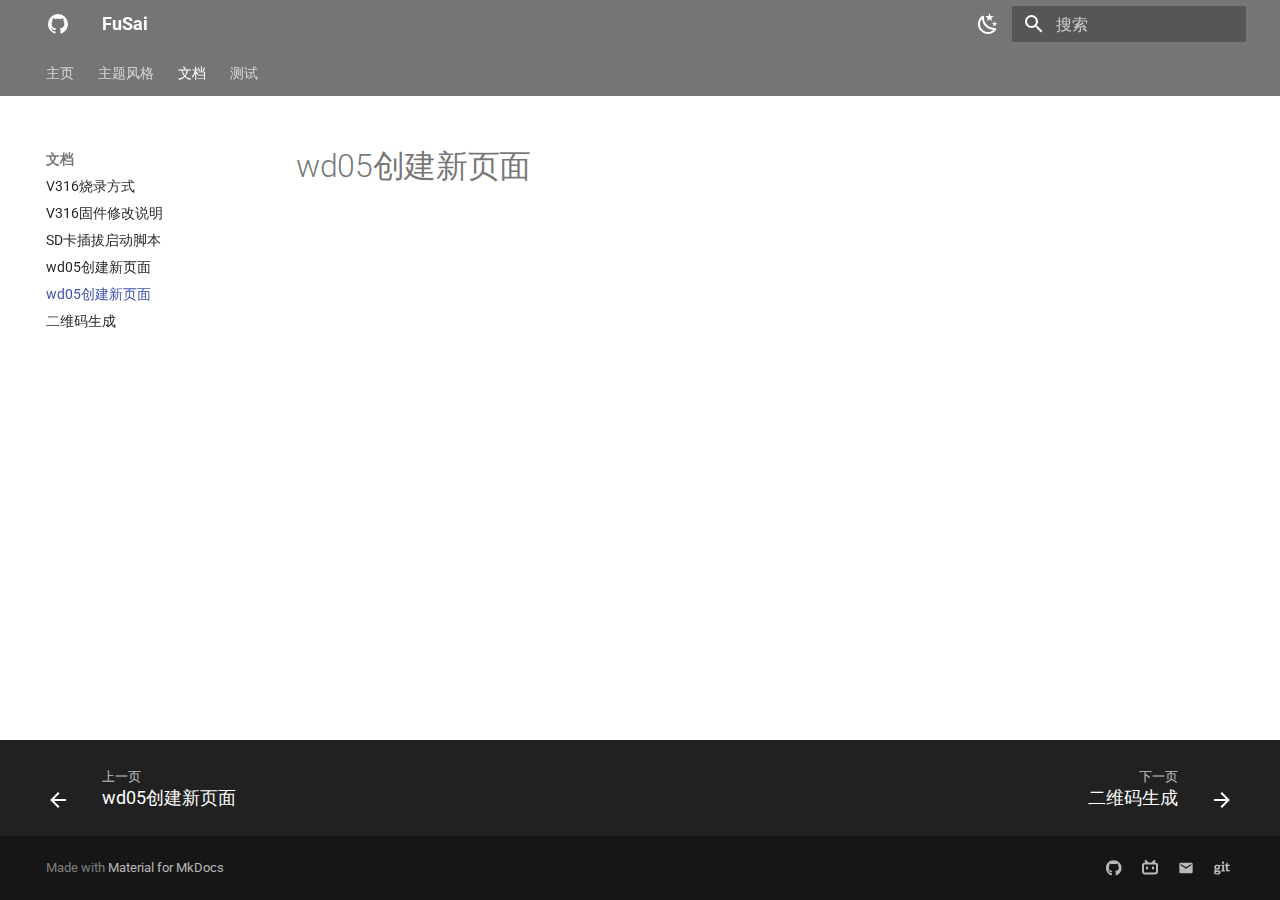
<file: wd05创建新页面/触摸拍照+触摸定焦/index.html>
<!doctype html>
<html lang="zh" class="no-js">
  <head>
    
      <meta charset="utf-8">
      <meta name="viewport" content="width=device-width,initial-scale=1">
      
      
      
      
        <link rel="prev" href="../wd05%E5%88%9B%E5%BB%BA%E6%96%B0%E9%A1%B5%E9%9D%A2/">
      
      
        <link rel="next" href="../../%E4%BA%8C%E7%BB%B4%E7%A0%81%E7%94%9F%E6%88%90/%E4%BA%8C%E7%BB%B4%E7%A0%81%E7%94%9F%E6%88%90/">
      
      
      <link rel="icon" href="../../assets/images/favicon.png">
      <meta name="generator" content="mkdocs-1.6.0, mkdocs-material-9.5.29">
    
    
      
        <title>wd05创建新页面 - FuSai</title>
      
    
    
      <link rel="stylesheet" href="../../assets/stylesheets/main.76a95c52.min.css">
      
        
        <link rel="stylesheet" href="../../assets/stylesheets/palette.06af60db.min.css">
      
      


    
    
      
    
    
      
        
        
        <link rel="preconnect" href="https://fonts.gstatic.com" crossorigin>
        <link rel="stylesheet" href="https://fonts.googleapis.com/css?family=Roboto:300,300i,400,400i,700,700i%7CRoboto+Mono:400,400i,700,700i&display=fallback">
        <style>:root{--md-text-font:"Roboto";--md-code-font:"Roboto Mono"}</style>
      
    
    
      <link rel="stylesheet" href="../../extra.css">
    
    <script>__md_scope=new URL("../..",location),__md_hash=e=>[...e].reduce((e,_)=>(e<<5)-e+_.charCodeAt(0),0),__md_get=(e,_=localStorage,t=__md_scope)=>JSON.parse(_.getItem(t.pathname+"."+e)),__md_set=(e,_,t=localStorage,a=__md_scope)=>{try{t.setItem(a.pathname+"."+e,JSON.stringify(_))}catch(e){}}</script>
    
      

    
    
    
  </head>
  
  
    
    
      
    
    
    
    
    <body dir="ltr" data-md-color-scheme="default" data-md-color-primary="grey" data-md-color-accent="grey">
  
    
    <input class="md-toggle" data-md-toggle="drawer" type="checkbox" id="__drawer" autocomplete="off">
    <input class="md-toggle" data-md-toggle="search" type="checkbox" id="__search" autocomplete="off">
    <label class="md-overlay" for="__drawer"></label>
    <div data-md-component="skip">
      
    </div>
    <div data-md-component="announce">
      
    </div>
    
    
      

<header class="md-header" data-md-component="header">
  <nav class="md-header__inner md-grid" aria-label="页眉">
    <a href="../.." title="FuSai" class="md-header__button md-logo" aria-label="FuSai" data-md-component="logo">
      
  
  <svg xmlns="http://www.w3.org/2000/svg" viewBox="0 0 24 24"><path d="M12 2A10 10 0 0 0 2 12c0 4.42 2.87 8.17 6.84 9.5.5.08.66-.23.66-.5v-1.69c-2.77.6-3.36-1.34-3.36-1.34-.46-1.16-1.11-1.47-1.11-1.47-.91-.62.07-.6.07-.6 1 .07 1.53 1.03 1.53 1.03.87 1.52 2.34 1.07 2.91.83.09-.65.35-1.09.63-1.34-2.22-.25-4.55-1.11-4.55-4.92 0-1.11.38-2 1.03-2.71-.1-.25-.45-1.29.1-2.64 0 0 .84-.27 2.75 1.02.79-.22 1.65-.33 2.5-.33.85 0 1.71.11 2.5.33 1.91-1.29 2.75-1.02 2.75-1.02.55 1.35.2 2.39.1 2.64.65.71 1.03 1.6 1.03 2.71 0 3.82-2.34 4.66-4.57 4.91.36.31.69.92.69 1.85V21c0 .27.16.59.67.5C19.14 20.16 22 16.42 22 12A10 10 0 0 0 12 2Z"/></svg>

    </a>
    <label class="md-header__button md-icon" for="__drawer">
      
      <svg xmlns="http://www.w3.org/2000/svg" viewBox="0 0 24 24"><path d="M3 6h18v2H3V6m0 5h18v2H3v-2m0 5h18v2H3v-2Z"/></svg>
    </label>
    <div class="md-header__title" data-md-component="header-title">
      <div class="md-header__ellipsis">
        <div class="md-header__topic">
          <span class="md-ellipsis">
            FuSai
          </span>
        </div>
        <div class="md-header__topic" data-md-component="header-topic">
          <span class="md-ellipsis">
            
              wd05创建新页面
            
          </span>
        </div>
      </div>
    </div>
    
      
        <form class="md-header__option" data-md-component="palette">
  
    
    
    
    <input class="md-option" data-md-color-media="(prefers-color-scheme: light)" data-md-color-scheme="default" data-md-color-primary="grey" data-md-color-accent="grey"  aria-label="切换到暗色模式"  type="radio" name="__palette" id="__palette_0">
    
      <label class="md-header__button md-icon" title="切换到暗色模式" for="__palette_1" hidden>
        <svg xmlns="http://www.w3.org/2000/svg" viewBox="0 0 24 24"><path d="m17.75 4.09-2.53 1.94.91 3.06-2.63-1.81-2.63 1.81.91-3.06-2.53-1.94L12.44 4l1.06-3 1.06 3 3.19.09m3.5 6.91-1.64 1.25.59 1.98-1.7-1.17-1.7 1.17.59-1.98L15.75 11l2.06-.05L18.5 9l.69 1.95 2.06.05m-2.28 4.95c.83-.08 1.72 1.1 1.19 1.85-.32.45-.66.87-1.08 1.27C15.17 23 8.84 23 4.94 19.07c-3.91-3.9-3.91-10.24 0-14.14.4-.4.82-.76 1.27-1.08.75-.53 1.93.36 1.85 1.19-.27 2.86.69 5.83 2.89 8.02a9.96 9.96 0 0 0 8.02 2.89m-1.64 2.02a12.08 12.08 0 0 1-7.8-3.47c-2.17-2.19-3.33-5-3.49-7.82-2.81 3.14-2.7 7.96.31 10.98 3.02 3.01 7.84 3.12 10.98.31Z"/></svg>
      </label>
    
  
    
    
    
    <input class="md-option" data-md-color-media="(prefers-color-scheme: dark)" data-md-color-scheme="slate" data-md-color-primary="grey" data-md-color-accent="grey"  aria-label="切换到亮色模式"  type="radio" name="__palette" id="__palette_1">
    
      <label class="md-header__button md-icon" title="切换到亮色模式" for="__palette_0" hidden>
        <svg xmlns="http://www.w3.org/2000/svg" viewBox="0 0 24 24"><path d="M12 7a5 5 0 0 1 5 5 5 5 0 0 1-5 5 5 5 0 0 1-5-5 5 5 0 0 1 5-5m0 2a3 3 0 0 0-3 3 3 3 0 0 0 3 3 3 3 0 0 0 3-3 3 3 0 0 0-3-3m0-7 2.39 3.42C13.65 5.15 12.84 5 12 5c-.84 0-1.65.15-2.39.42L12 2M3.34 7l4.16-.35A7.2 7.2 0 0 0 5.94 8.5c-.44.74-.69 1.5-.83 2.29L3.34 7m.02 10 1.76-3.77a7.131 7.131 0 0 0 2.38 4.14L3.36 17M20.65 7l-1.77 3.79a7.023 7.023 0 0 0-2.38-4.15l4.15.36m-.01 10-4.14.36c.59-.51 1.12-1.14 1.54-1.86.42-.73.69-1.5.83-2.29L20.64 17M12 22l-2.41-3.44c.74.27 1.55.44 2.41.44.82 0 1.63-.17 2.37-.44L12 22Z"/></svg>
      </label>
    
  
</form>
      
    
    
      <script>var media,input,key,value,palette=__md_get("__palette");if(palette&&palette.color){"(prefers-color-scheme)"===palette.color.media&&(media=matchMedia("(prefers-color-scheme: light)"),input=document.querySelector(media.matches?"[data-md-color-media='(prefers-color-scheme: light)']":"[data-md-color-media='(prefers-color-scheme: dark)']"),palette.color.media=input.getAttribute("data-md-color-media"),palette.color.scheme=input.getAttribute("data-md-color-scheme"),palette.color.primary=input.getAttribute("data-md-color-primary"),palette.color.accent=input.getAttribute("data-md-color-accent"));for([key,value]of Object.entries(palette.color))document.body.setAttribute("data-md-color-"+key,value)}</script>
    
    
    
      <label class="md-header__button md-icon" for="__search">
        
        <svg xmlns="http://www.w3.org/2000/svg" viewBox="0 0 24 24"><path d="M9.5 3A6.5 6.5 0 0 1 16 9.5c0 1.61-.59 3.09-1.56 4.23l.27.27h.79l5 5-1.5 1.5-5-5v-.79l-.27-.27A6.516 6.516 0 0 1 9.5 16 6.5 6.5 0 0 1 3 9.5 6.5 6.5 0 0 1 9.5 3m0 2C7 5 5 7 5 9.5S7 14 9.5 14 14 12 14 9.5 12 5 9.5 5Z"/></svg>
      </label>
      <div class="md-search" data-md-component="search" role="dialog">
  <label class="md-search__overlay" for="__search"></label>
  <div class="md-search__inner" role="search">
    <form class="md-search__form" name="search">
      <input type="text" class="md-search__input" name="query" aria-label="搜索" placeholder="搜索" autocapitalize="off" autocorrect="off" autocomplete="off" spellcheck="false" data-md-component="search-query" required>
      <label class="md-search__icon md-icon" for="__search">
        
        <svg xmlns="http://www.w3.org/2000/svg" viewBox="0 0 24 24"><path d="M9.5 3A6.5 6.5 0 0 1 16 9.5c0 1.61-.59 3.09-1.56 4.23l.27.27h.79l5 5-1.5 1.5-5-5v-.79l-.27-.27A6.516 6.516 0 0 1 9.5 16 6.5 6.5 0 0 1 3 9.5 6.5 6.5 0 0 1 9.5 3m0 2C7 5 5 7 5 9.5S7 14 9.5 14 14 12 14 9.5 12 5 9.5 5Z"/></svg>
        
        <svg xmlns="http://www.w3.org/2000/svg" viewBox="0 0 24 24"><path d="M20 11v2H8l5.5 5.5-1.42 1.42L4.16 12l7.92-7.92L13.5 5.5 8 11h12Z"/></svg>
      </label>
      <nav class="md-search__options" aria-label="查找">
        
          <a href="javascript:void(0)" class="md-search__icon md-icon" title="分享" aria-label="分享" data-clipboard data-clipboard-text="" data-md-component="search-share" tabindex="-1">
            
            <svg xmlns="http://www.w3.org/2000/svg" viewBox="0 0 24 24"><path d="M18 16.08c-.76 0-1.44.3-1.96.77L8.91 12.7c.05-.23.09-.46.09-.7 0-.24-.04-.47-.09-.7l7.05-4.11c.54.5 1.25.81 2.04.81a3 3 0 0 0 3-3 3 3 0 0 0-3-3 3 3 0 0 0-3 3c0 .24.04.47.09.7L8.04 9.81C7.5 9.31 6.79 9 6 9a3 3 0 0 0-3 3 3 3 0 0 0 3 3c.79 0 1.5-.31 2.04-.81l7.12 4.15c-.05.21-.08.43-.08.66 0 1.61 1.31 2.91 2.92 2.91 1.61 0 2.92-1.3 2.92-2.91A2.92 2.92 0 0 0 18 16.08Z"/></svg>
          </a>
        
        <button type="reset" class="md-search__icon md-icon" title="清空当前内容" aria-label="清空当前内容" tabindex="-1">
          
          <svg xmlns="http://www.w3.org/2000/svg" viewBox="0 0 24 24"><path d="M19 6.41 17.59 5 12 10.59 6.41 5 5 6.41 10.59 12 5 17.59 6.41 19 12 13.41 17.59 19 19 17.59 13.41 12 19 6.41Z"/></svg>
        </button>
      </nav>
      
        <div class="md-search__suggest" data-md-component="search-suggest"></div>
      
    </form>
    <div class="md-search__output">
      <div class="md-search__scrollwrap" tabindex="0" data-md-scrollfix>
        <div class="md-search-result" data-md-component="search-result">
          <div class="md-search-result__meta">
            正在初始化搜索引擎
          </div>
          <ol class="md-search-result__list" role="presentation"></ol>
        </div>
      </div>
    </div>
  </div>
</div>
    
    
  </nav>
  
</header>
    
    <div class="md-container" data-md-component="container">
      
      
        
          
            
<nav class="md-tabs" aria-label="标签" data-md-component="tabs">
  <div class="md-grid">
    <ul class="md-tabs__list">
      
        
  
  
  
    <li class="md-tabs__item">
      <a href="../.." class="md-tabs__link">
        
  
    
  
  主页

      </a>
    </li>
  

      
        
  
  
  
    <li class="md-tabs__item">
      <a href="../../theme_style/theme_style/" class="md-tabs__link">
        
  
    
  
  主题风格

      </a>
    </li>
  

      
        
  
  
    
  
  
    
    
      <li class="md-tabs__item md-tabs__item--active">
        <a href="../../V316_download/V316_download/" class="md-tabs__link">
          
  
  文档

        </a>
      </li>
    
  

      
        
  
  
  
    
    
      <li class="md-tabs__item">
        <a href="../../test_1/test_1/" class="md-tabs__link">
          
  
  测试

        </a>
      </li>
    
  

      
    </ul>
  </div>
</nav>
          
        
      
      <main class="md-main" data-md-component="main">
        <div class="md-main__inner md-grid">
          
            
              
              <div class="md-sidebar md-sidebar--primary" data-md-component="sidebar" data-md-type="navigation" >
                <div class="md-sidebar__scrollwrap">
                  <div class="md-sidebar__inner">
                    


  


<nav class="md-nav md-nav--primary md-nav--lifted" aria-label="导航栏" data-md-level="0">
  <label class="md-nav__title" for="__drawer">
    <a href="../.." title="FuSai" class="md-nav__button md-logo" aria-label="FuSai" data-md-component="logo">
      
  
  <svg xmlns="http://www.w3.org/2000/svg" viewBox="0 0 24 24"><path d="M12 2A10 10 0 0 0 2 12c0 4.42 2.87 8.17 6.84 9.5.5.08.66-.23.66-.5v-1.69c-2.77.6-3.36-1.34-3.36-1.34-.46-1.16-1.11-1.47-1.11-1.47-.91-.62.07-.6.07-.6 1 .07 1.53 1.03 1.53 1.03.87 1.52 2.34 1.07 2.91.83.09-.65.35-1.09.63-1.34-2.22-.25-4.55-1.11-4.55-4.92 0-1.11.38-2 1.03-2.71-.1-.25-.45-1.29.1-2.64 0 0 .84-.27 2.75 1.02.79-.22 1.65-.33 2.5-.33.85 0 1.71.11 2.5.33 1.91-1.29 2.75-1.02 2.75-1.02.55 1.35.2 2.39.1 2.64.65.71 1.03 1.6 1.03 2.71 0 3.82-2.34 4.66-4.57 4.91.36.31.69.92.69 1.85V21c0 .27.16.59.67.5C19.14 20.16 22 16.42 22 12A10 10 0 0 0 12 2Z"/></svg>

    </a>
    FuSai
  </label>
  
  <ul class="md-nav__list" data-md-scrollfix>
    
      
      
  
  
  
  
    <li class="md-nav__item">
      <a href="../.." class="md-nav__link">
        
  
  <span class="md-ellipsis">
    主页
  </span>
  

      </a>
    </li>
  

    
      
      
  
  
  
  
    <li class="md-nav__item">
      <a href="../../theme_style/theme_style/" class="md-nav__link">
        
  
  <span class="md-ellipsis">
    主题风格
  </span>
  

      </a>
    </li>
  

    
      
      
  
  
    
  
  
  
    
    
    
      
        
        
      
      
        
      
    
    
      
    
    <li class="md-nav__item md-nav__item--active md-nav__item--section md-nav__item--nested">
      
        
        
        <input class="md-nav__toggle md-toggle " type="checkbox" id="__nav_3" checked>
        
          
          <label class="md-nav__link" for="__nav_3" id="__nav_3_label" tabindex="">
            
  
  <span class="md-ellipsis">
    文档
  </span>
  

            <span class="md-nav__icon md-icon"></span>
          </label>
        
        <nav class="md-nav" data-md-level="1" aria-labelledby="__nav_3_label" aria-expanded="true">
          <label class="md-nav__title" for="__nav_3">
            <span class="md-nav__icon md-icon"></span>
            文档
          </label>
          <ul class="md-nav__list" data-md-scrollfix>
            
              
                
  
  
  
  
    <li class="md-nav__item">
      <a href="../../V316_download/V316_download/" class="md-nav__link">
        
  
  <span class="md-ellipsis">
    V316烧录方式
  </span>
  

      </a>
    </li>
  

              
            
              
                
  
  
  
  
    <li class="md-nav__item">
      <a href="../../Firmware_modification/Firmware_modification/" class="md-nav__link">
        
  
  <span class="md-ellipsis">
    V316固件修改说明
  </span>
  

      </a>
    </li>
  

              
            
              
                
  
  
  
  
    <li class="md-nav__item">
      <a href="../../SD%E5%8D%A1%E6%8F%92%E6%8B%94%E5%90%AF%E5%8A%A8%E8%84%9A%E6%9C%AC/SD%E5%8D%A1%E6%8F%92%E6%8B%94%E5%90%AF%E5%8A%A8%E8%84%9A%E6%9C%AC/" class="md-nav__link">
        
  
  <span class="md-ellipsis">
    SD卡插拔启动脚本
  </span>
  

      </a>
    </li>
  

              
            
              
                
  
  
  
  
    <li class="md-nav__item">
      <a href="../wd05%E5%88%9B%E5%BB%BA%E6%96%B0%E9%A1%B5%E9%9D%A2/" class="md-nav__link">
        
  
  <span class="md-ellipsis">
    wd05创建新页面
  </span>
  

      </a>
    </li>
  

              
            
              
                
  
  
    
  
  
  
    <li class="md-nav__item md-nav__item--active">
      
      <input class="md-nav__toggle md-toggle" type="checkbox" id="__toc">
      
      
      
      <a href="./" class="md-nav__link md-nav__link--active">
        
  
  <span class="md-ellipsis">
    wd05创建新页面
  </span>
  

      </a>
      
    </li>
  

              
            
              
                
  
  
  
  
    <li class="md-nav__item">
      <a href="../../%E4%BA%8C%E7%BB%B4%E7%A0%81%E7%94%9F%E6%88%90/%E4%BA%8C%E7%BB%B4%E7%A0%81%E7%94%9F%E6%88%90/" class="md-nav__link">
        
  
  <span class="md-ellipsis">
    二维码生成
  </span>
  

      </a>
    </li>
  

              
            
          </ul>
        </nav>
      
    </li>
  

    
      
      
  
  
  
  
    
    
    
      
      
        
      
    
    
      
        
        
      
    
    <li class="md-nav__item md-nav__item--pruned md-nav__item--nested">
      
        
  
  
    <a href="../../test_1/test_1/" class="md-nav__link">
      
  
  <span class="md-ellipsis">
    测试
  </span>
  

      
        <span class="md-nav__icon md-icon"></span>
      
    </a>
  

      
    </li>
  

    
  </ul>
</nav>
                  </div>
                </div>
              </div>
            
            
              
              <div class="md-sidebar md-sidebar--secondary" data-md-component="sidebar" data-md-type="toc" >
                <div class="md-sidebar__scrollwrap">
                  <div class="md-sidebar__inner">
                    

<nav class="md-nav md-nav--secondary" aria-label="目录">
  
  
  
  
</nav>
                  </div>
                </div>
              </div>
            
          
          
            <div class="md-content" data-md-component="content">
              <article class="md-content__inner md-typeset">
                
                  


  <h1>wd05创建新页面</h1>














                
              </article>
            </div>
          
          
<script>var target=document.getElementById(location.hash.slice(1));target&&target.name&&(target.checked=target.name.startsWith("__tabbed_"))</script>
        </div>
        
          <button type="button" class="md-top md-icon" data-md-component="top" hidden>
  
  <svg xmlns="http://www.w3.org/2000/svg" viewBox="0 0 24 24"><path d="M13 20h-2V8l-5.5 5.5-1.42-1.42L12 4.16l7.92 7.92-1.42 1.42L13 8v12Z"/></svg>
  回到页面顶部
</button>
        
      </main>
      
        <footer class="md-footer">
  
    
      
      <nav class="md-footer__inner md-grid" aria-label="页脚" >
        
          
          <a href="../wd05%E5%88%9B%E5%BB%BA%E6%96%B0%E9%A1%B5%E9%9D%A2/" class="md-footer__link md-footer__link--prev" aria-label="上一页: wd05创建新页面">
            <div class="md-footer__button md-icon">
              
              <svg xmlns="http://www.w3.org/2000/svg" viewBox="0 0 24 24"><path d="M20 11v2H8l5.5 5.5-1.42 1.42L4.16 12l7.92-7.92L13.5 5.5 8 11h12Z"/></svg>
            </div>
            <div class="md-footer__title">
              <span class="md-footer__direction">
                上一页
              </span>
              <div class="md-ellipsis">
                wd05创建新页面
              </div>
            </div>
          </a>
        
        
          
          <a href="../../%E4%BA%8C%E7%BB%B4%E7%A0%81%E7%94%9F%E6%88%90/%E4%BA%8C%E7%BB%B4%E7%A0%81%E7%94%9F%E6%88%90/" class="md-footer__link md-footer__link--next" aria-label="下一页: 二维码生成">
            <div class="md-footer__title">
              <span class="md-footer__direction">
                下一页
              </span>
              <div class="md-ellipsis">
                二维码生成
              </div>
            </div>
            <div class="md-footer__button md-icon">
              
              <svg xmlns="http://www.w3.org/2000/svg" viewBox="0 0 24 24"><path d="M4 11v2h12l-5.5 5.5 1.42 1.42L19.84 12l-7.92-7.92L10.5 5.5 16 11H4Z"/></svg>
            </div>
          </a>
        
      </nav>
    
  
  <div class="md-footer-meta md-typeset">
    <div class="md-footer-meta__inner md-grid">
      <div class="md-copyright">
  
  
    Made with
    <a href="https://squidfunk.github.io/mkdocs-material/" target="_blank" rel="noopener">
      Material for MkDocs
    </a>
  
</div>
      
        <div class="md-social">
  
    
    
    
    
    <a href="" target="_blank" rel="noopener" title="GitHub" class="md-social__link">
      <svg xmlns="http://www.w3.org/2000/svg" viewBox="0 0 496 512"><!--! Font Awesome Free 6.5.2 by @fontawesome - https://fontawesome.com License - https://fontawesome.com/license/free (Icons: CC BY 4.0, Fonts: SIL OFL 1.1, Code: MIT License) Copyright 2024 Fonticons, Inc.--><path d="M165.9 397.4c0 2-2.3 3.6-5.2 3.6-3.3.3-5.6-1.3-5.6-3.6 0-2 2.3-3.6 5.2-3.6 3-.3 5.6 1.3 5.6 3.6zm-31.1-4.5c-.7 2 1.3 4.3 4.3 4.9 2.6 1 5.6 0 6.2-2s-1.3-4.3-4.3-5.2c-2.6-.7-5.5.3-6.2 2.3zm44.2-1.7c-2.9.7-4.9 2.6-4.6 4.9.3 2 2.9 3.3 5.9 2.6 2.9-.7 4.9-2.6 4.6-4.6-.3-1.9-3-3.2-5.9-2.9zM244.8 8C106.1 8 0 113.3 0 252c0 110.9 69.8 205.8 169.5 239.2 12.8 2.3 17.3-5.6 17.3-12.1 0-6.2-.3-40.4-.3-61.4 0 0-70 15-84.7-29.8 0 0-11.4-29.1-27.8-36.6 0 0-22.9-15.7 1.6-15.4 0 0 24.9 2 38.6 25.8 21.9 38.6 58.6 27.5 72.9 20.9 2.3-16 8.8-27.1 16-33.7-55.9-6.2-112.3-14.3-112.3-110.5 0-27.5 7.6-41.3 23.6-58.9-2.6-6.5-11.1-33.3 2.6-67.9 20.9-6.5 69 27 69 27 20-5.6 41.5-8.5 62.8-8.5s42.8 2.9 62.8 8.5c0 0 48.1-33.6 69-27 13.7 34.7 5.2 61.4 2.6 67.9 16 17.7 25.8 31.5 25.8 58.9 0 96.5-58.9 104.2-114.8 110.5 9.2 7.9 17 22.9 17 46.4 0 33.7-.3 75.4-.3 83.6 0 6.5 4.6 14.4 17.3 12.1C428.2 457.8 496 362.9 496 252 496 113.3 383.5 8 244.8 8zM97.2 352.9c-1.3 1-1 3.3.7 5.2 1.6 1.6 3.9 2.3 5.2 1 1.3-1 1-3.3-.7-5.2-1.6-1.6-3.9-2.3-5.2-1zm-10.8-8.1c-.7 1.3.3 2.9 2.3 3.9 1.6 1 3.6.7 4.3-.7.7-1.3-.3-2.9-2.3-3.9-2-.6-3.6-.3-4.3.7zm32.4 35.6c-1.6 1.3-1 4.3 1.3 6.2 2.3 2.3 5.2 2.6 6.5 1 1.3-1.3.7-4.3-1.3-6.2-2.2-2.3-5.2-2.6-6.5-1zm-11.4-14.7c-1.6 1-1.6 3.6 0 5.9 1.6 2.3 4.3 3.3 5.6 2.3 1.6-1.3 1.6-3.9 0-6.2-1.4-2.3-4-3.3-5.6-2z"/></svg>
    </a>
  
    
    
    
    
    <a href="" target="_blank" rel="noopener" title="Bilibili" class="md-social__link">
      <svg xmlns="http://www.w3.org/2000/svg" viewBox="0 0 512 512"><!--! Font Awesome Free 6.5.2 by @fontawesome - https://fontawesome.com License - https://fontawesome.com/license/free (Icons: CC BY 4.0, Fonts: SIL OFL 1.1, Code: MIT License) Copyright 2024 Fonticons, Inc.--><path d="M488.6 104.1c16.7 18.1 24.4 39.7 23.3 65.7v202.4c-.4 26.4-9.2 48.1-26.5 65.1-17.2 17-39.1 25.9-65.5 26.7H92.02c-26.45-.8-48.21-9.8-65.28-27.2C9.682 419.4.767 396.5 0 368.2V169.8c.767-26 9.682-47.6 26.74-65.7C43.81 87.75 65.57 78.77 92.02 78h29.38L96.05 52.19c-5.75-5.73-8.63-13-8.63-21.79 0-8.8 2.88-16.06 8.63-21.797C101.8 2.868 109.1 0 117.9 0s16.1 2.868 21.9 8.603L213.1 78h88l74.5-69.397C381.7 2.868 389.2 0 398 0c8.8 0 16.1 2.868 21.9 8.603 5.7 5.737 8.6 12.997 8.6 21.797 0 8.79-2.9 16.06-8.6 21.79L394.6 78h29.3c26.4.77 48 9.75 64.7 26.1zm-38.8 69.7c-.4-9.6-3.7-17.4-10.7-23.5-5.2-6.1-14-9.4-22.7-9.8H96.05c-9.59.4-17.45 3.7-23.58 9.8-6.14 6.1-9.4 13.9-9.78 23.5v194.4c0 9.2 3.26 17 9.78 23.5s14.38 9.8 23.58 9.8H416.4c9.2 0 17-3.3 23.3-9.8 6.3-6.5 9.7-14.3 10.1-23.5V173.8zm-264.3 42.7c6.3 6.3 9.7 14.1 10.1 23.2V273c-.4 9.2-3.7 16.9-9.8 23.2-6.2 6.3-14 9.5-23.6 9.5-9.6 0-17.5-3.2-23.6-9.5-6.1-6.3-9.4-14-9.8-23.2v-33.3c.4-9.1 3.8-16.9 10.1-23.2 6.3-6.3 13.2-9.6 23.3-10 9.2.4 17 3.7 23.3 10zm191.5 0c6.3 6.3 9.7 14.1 10.1 23.2V273c-.4 9.2-3.7 16.9-9.8 23.2-6.1 6.3-14 9.5-23.6 9.5-9.6 0-17.4-3.2-23.6-9.5-7-6.3-9.4-14-9.7-23.2v-33.3c.3-9.1 3.7-16.9 10-23.2 6.3-6.3 14.1-9.6 23.3-10 9.2.4 17 3.7 23.3 10z"/></svg>
    </a>
  
    
    
    
    
    <a href="<807053269@qq.com>" target="_blank" rel="noopener" title="Email" class="md-social__link">
      <svg xmlns="http://www.w3.org/2000/svg" viewBox="0 0 24 24"><path d="m20 8-8 5-8-5V6l8 5 8-5m0-2H4c-1.11 0-2 .89-2 2v12a2 2 0 0 0 2 2h16a2 2 0 0 0 2-2V6a2 2 0 0 0-2-2Z"/></svg>
    </a>
  
    
    
    
    
    <a href="https://gitee.com/" target="_blank" rel="noopener" title="gitee" class="md-social__link">
      <svg xmlns="http://www.w3.org/2000/svg" viewBox="0 0 512 512"><!--! Font Awesome Free 6.5.2 by @fontawesome - https://fontawesome.com License - https://fontawesome.com/license/free (Icons: CC BY 4.0, Fonts: SIL OFL 1.1, Code: MIT License) Copyright 2024 Fonticons, Inc.--><path d="M216.29 158.39H137C97 147.9 6.51 150.63 6.51 233.18c0 30.09 15 51.23 35 61-25.1 23-37 33.85-37 49.21 0 11 4.47 21.14 17.89 26.81C8.13 383.61 0 393.35 0 411.65c0 32.11 28.05 50.82 101.63 50.82 70.75 0 111.79-26.42 111.79-73.18 0-58.66-45.16-56.5-151.63-63l13.43-21.55c27.27 7.58 118.7 10 118.7-67.89 0-18.7-7.73-31.71-15-41.07l37.41-2.84zm-63.42 241.9c0 32.06-104.89 32.1-104.89 2.43 0-8.14 5.27-15 10.57-21.54 77.71 5.3 94.32 3.37 94.32 19.11zm-50.81-134.58c-52.8 0-50.46-71.16 1.2-71.16 49.54 0 50.82 71.16-1.2 71.16zm133.3 100.51v-32.1c26.75-3.66 27.24-2 27.24-11V203.61c0-8.5-2.05-7.38-27.24-16.26l4.47-32.92H324v168.71c0 6.51.4 7.32 6.51 8.14l20.73 2.84v32.1zm52.45-244.31c-23.17 0-36.59-13.43-36.59-36.61s13.42-35.77 36.59-35.77c23.58 0 37 12.62 37 35.77s-13.42 36.61-37 36.61zM512 350.46c-17.49 8.53-43.1 16.26-66.28 16.26-48.38 0-66.67-19.5-66.67-65.46V194.75c0-5.42 1.05-4.06-31.71-4.06V154.5c35.78-4.07 50-22 54.47-66.27h38.63c0 65.83-1.34 61.81 3.26 61.81H501v40.65h-60.56v97.15c0 6.92-4.92 51.41 60.57 26.84z"/></svg>
    </a>
  
</div>
      
    </div>
  </div>
</footer>
      
    </div>
    <div class="md-dialog" data-md-component="dialog">
      <div class="md-dialog__inner md-typeset"></div>
    </div>
    
    
    <script id="__config" type="application/json">{"base": "../..", "features": ["navigation.instant", "navigation.tabs", "navigation.tracking", "navigation.sections", "navigation.expand", "navigation.prune", "toc.follow", "navigation.top", "search.suggest", "search.highlight", "search.share", "navigation.footer", "content.code.copy"], "search": "../../assets/javascripts/workers/search.b8dbb3d2.min.js", "translations": {"clipboard.copied": "\u5df2\u590d\u5236", "clipboard.copy": "\u590d\u5236", "search.result.more.one": "\u5728\u8be5\u9875\u4e0a\u8fd8\u6709 1 \u4e2a\u7b26\u5408\u6761\u4ef6\u7684\u7ed3\u679c", "search.result.more.other": "\u5728\u8be5\u9875\u4e0a\u8fd8\u6709 # \u4e2a\u7b26\u5408\u6761\u4ef6\u7684\u7ed3\u679c", "search.result.none": "\u6ca1\u6709\u627e\u5230\u7b26\u5408\u6761\u4ef6\u7684\u7ed3\u679c", "search.result.one": "\u627e\u5230 1 \u4e2a\u7b26\u5408\u6761\u4ef6\u7684\u7ed3\u679c", "search.result.other": "# \u4e2a\u7b26\u5408\u6761\u4ef6\u7684\u7ed3\u679c", "search.result.placeholder": "\u952e\u5165\u4ee5\u5f00\u59cb\u641c\u7d22", "search.result.term.missing": "\u7f3a\u5c11", "select.version": "\u9009\u62e9\u5f53\u524d\u7248\u672c"}}</script>
    
    
      <script src="../../assets/javascripts/bundle.fe8b6f2b.min.js"></script>
      
    
  </body>
</html>
</file>
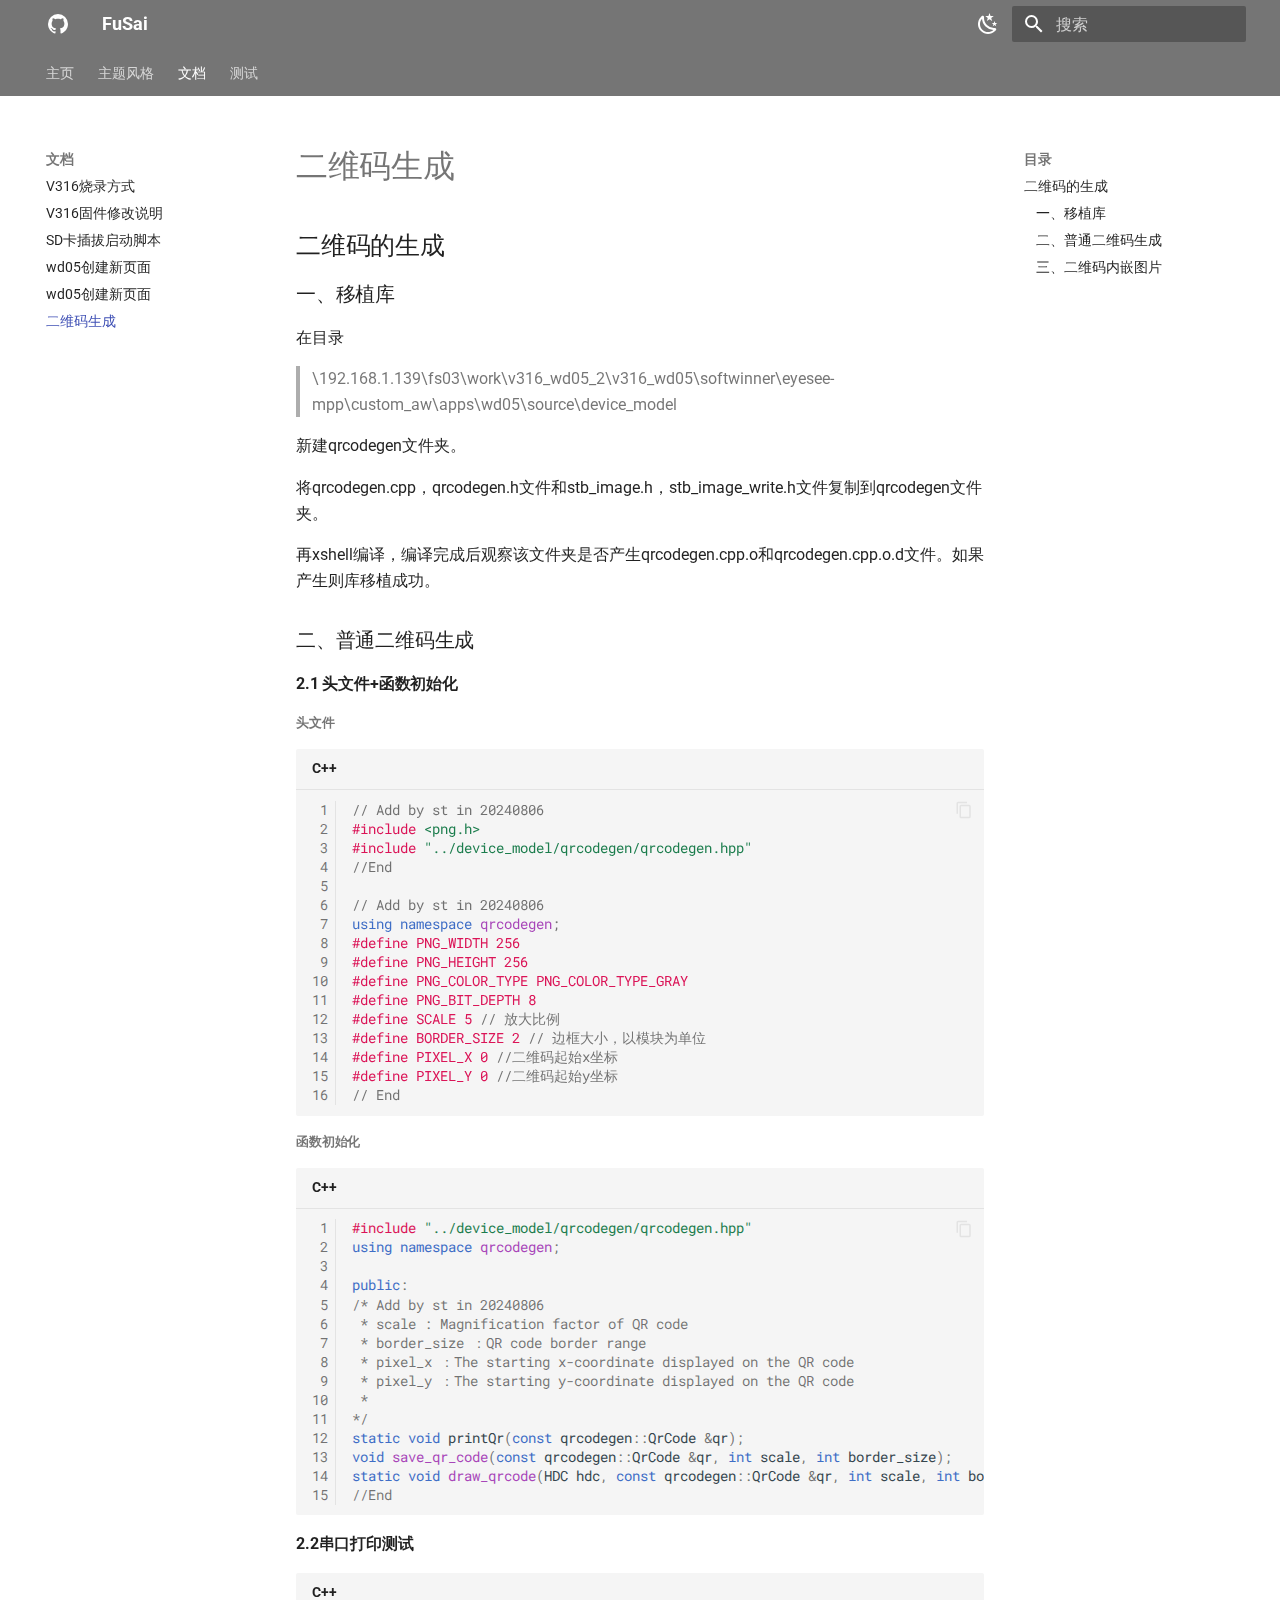
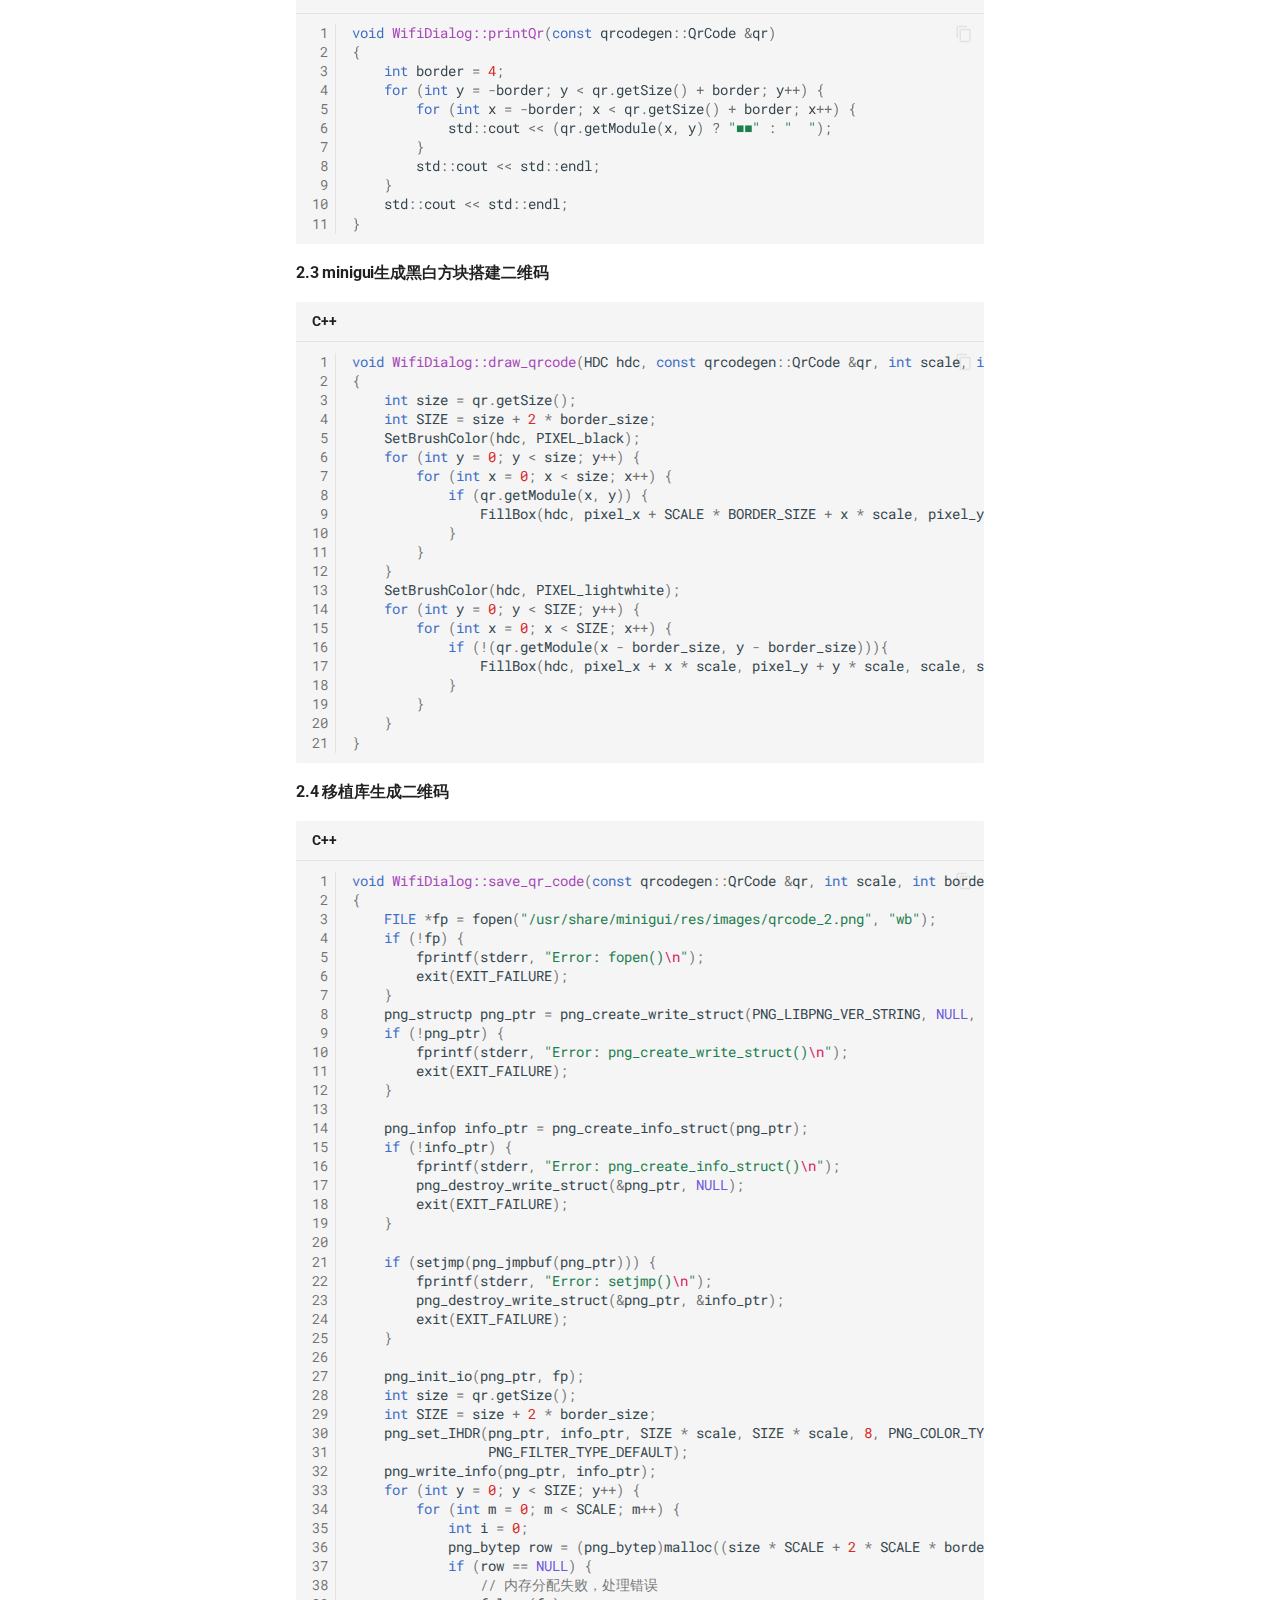
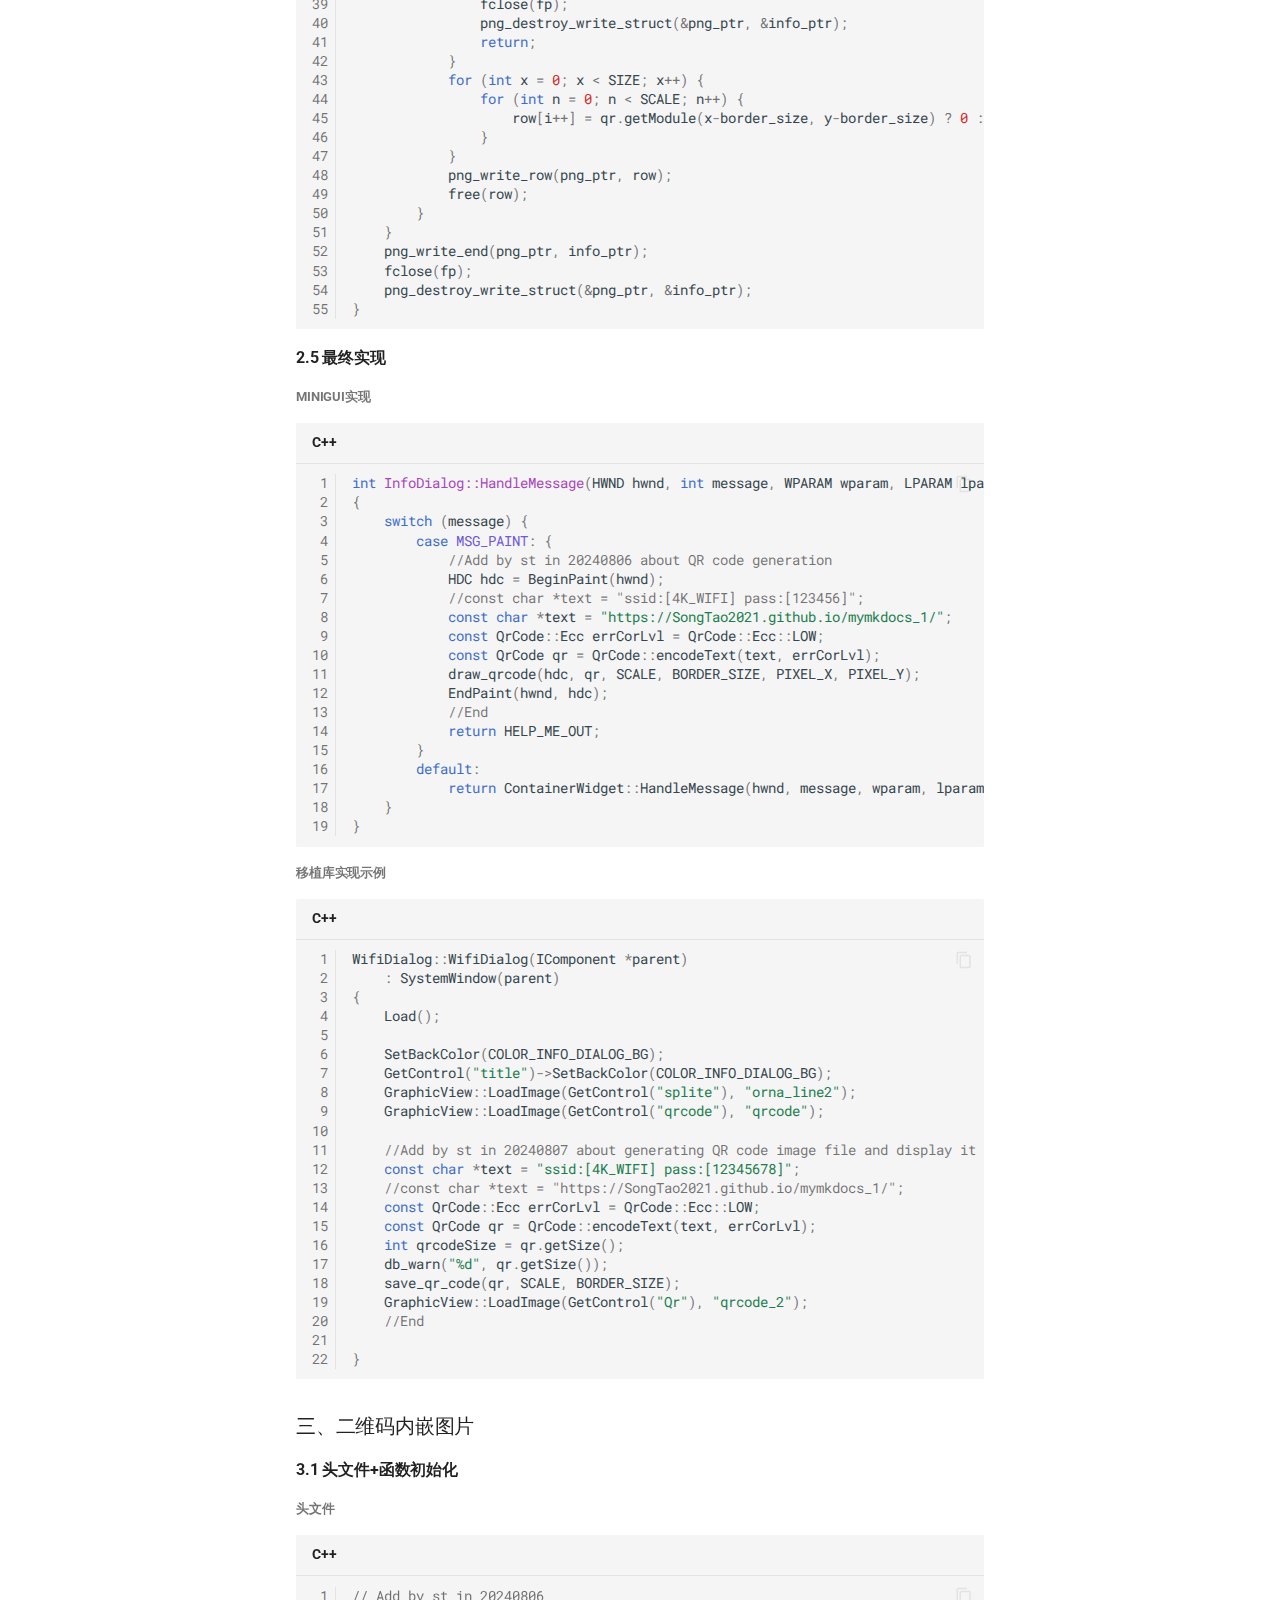
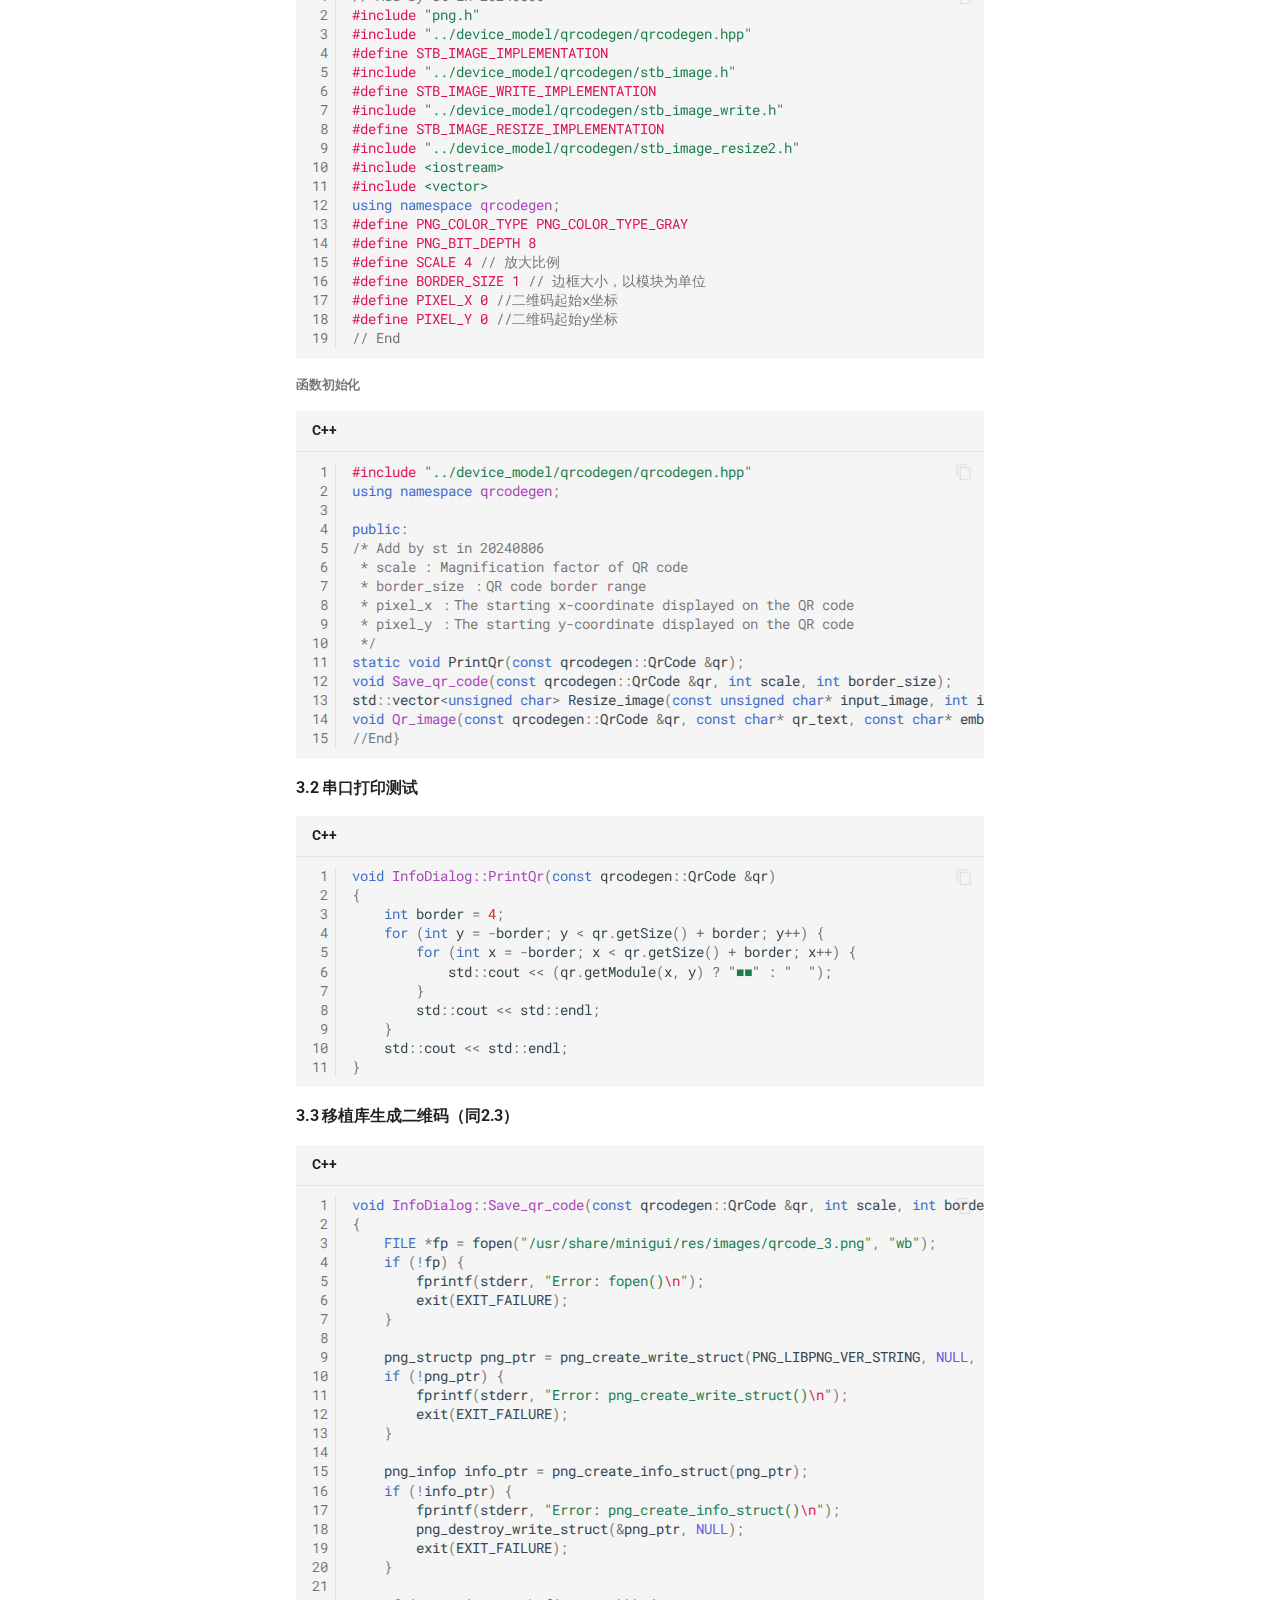
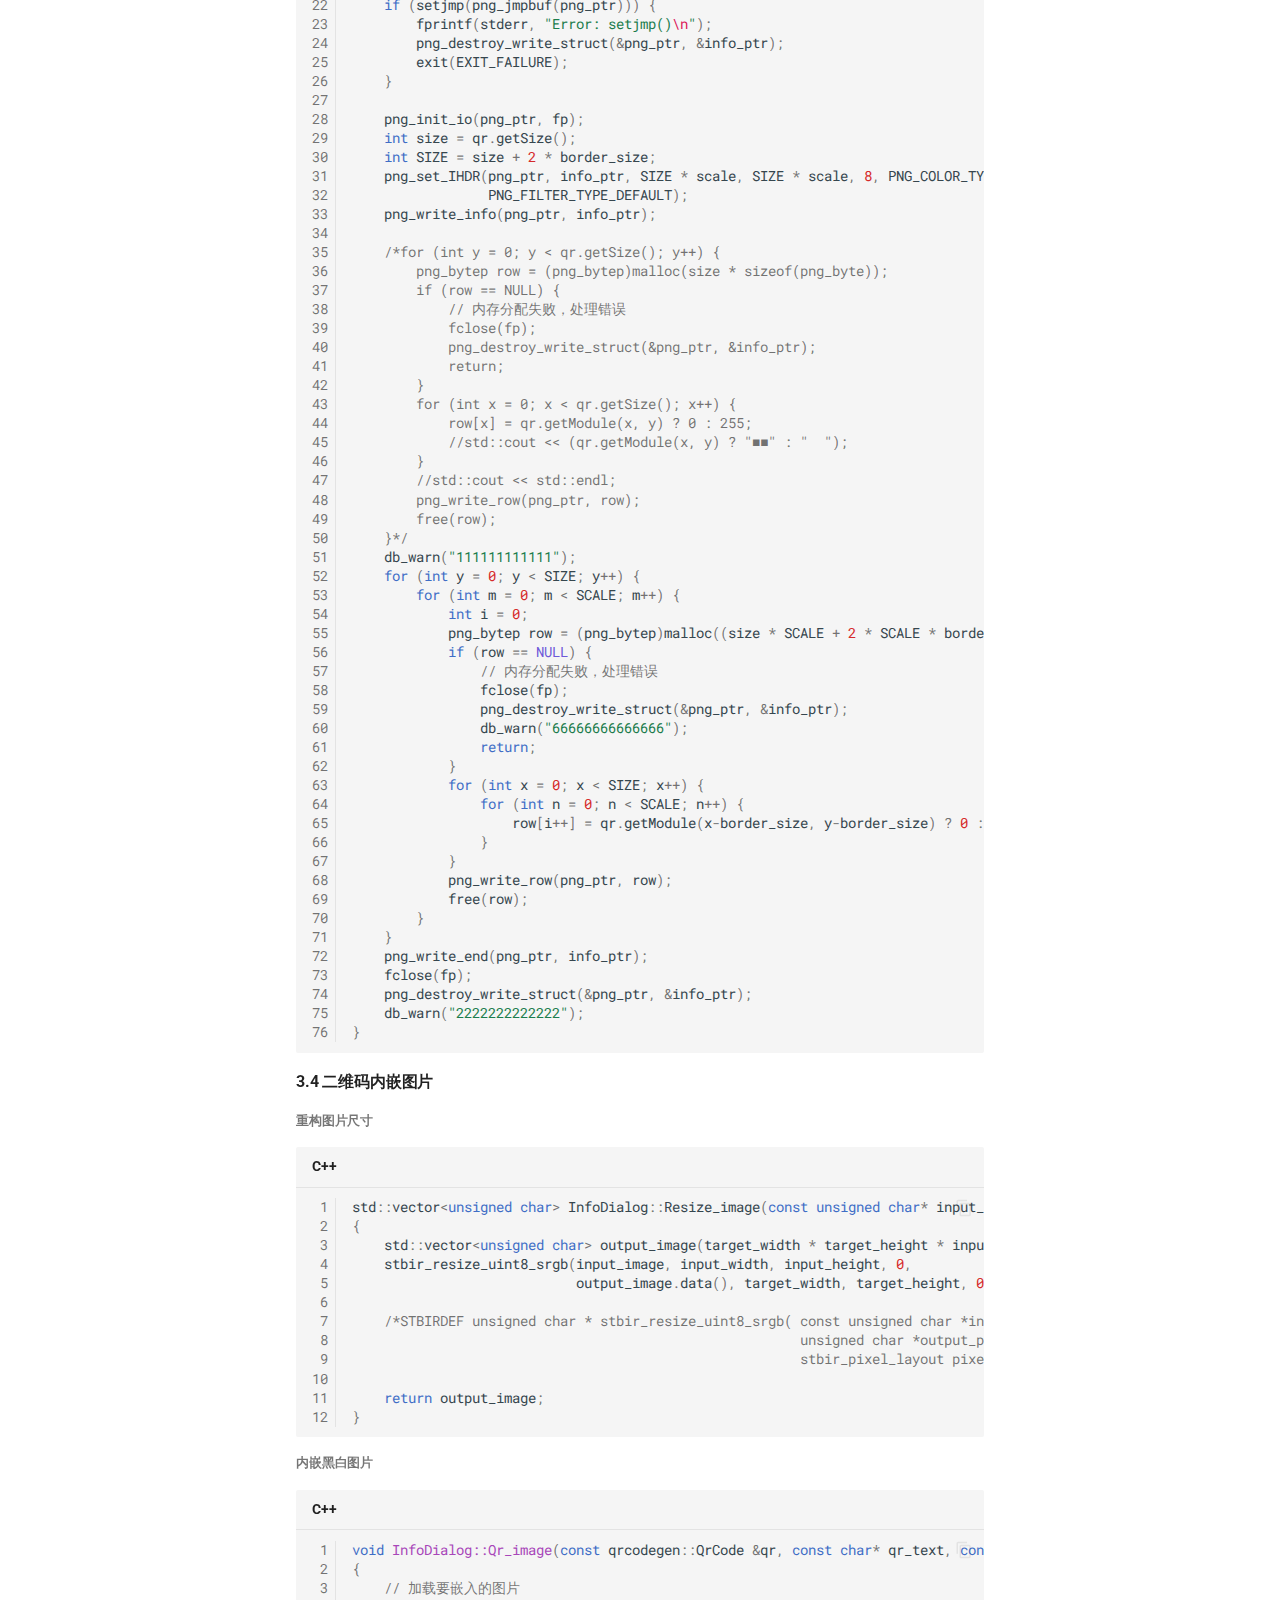
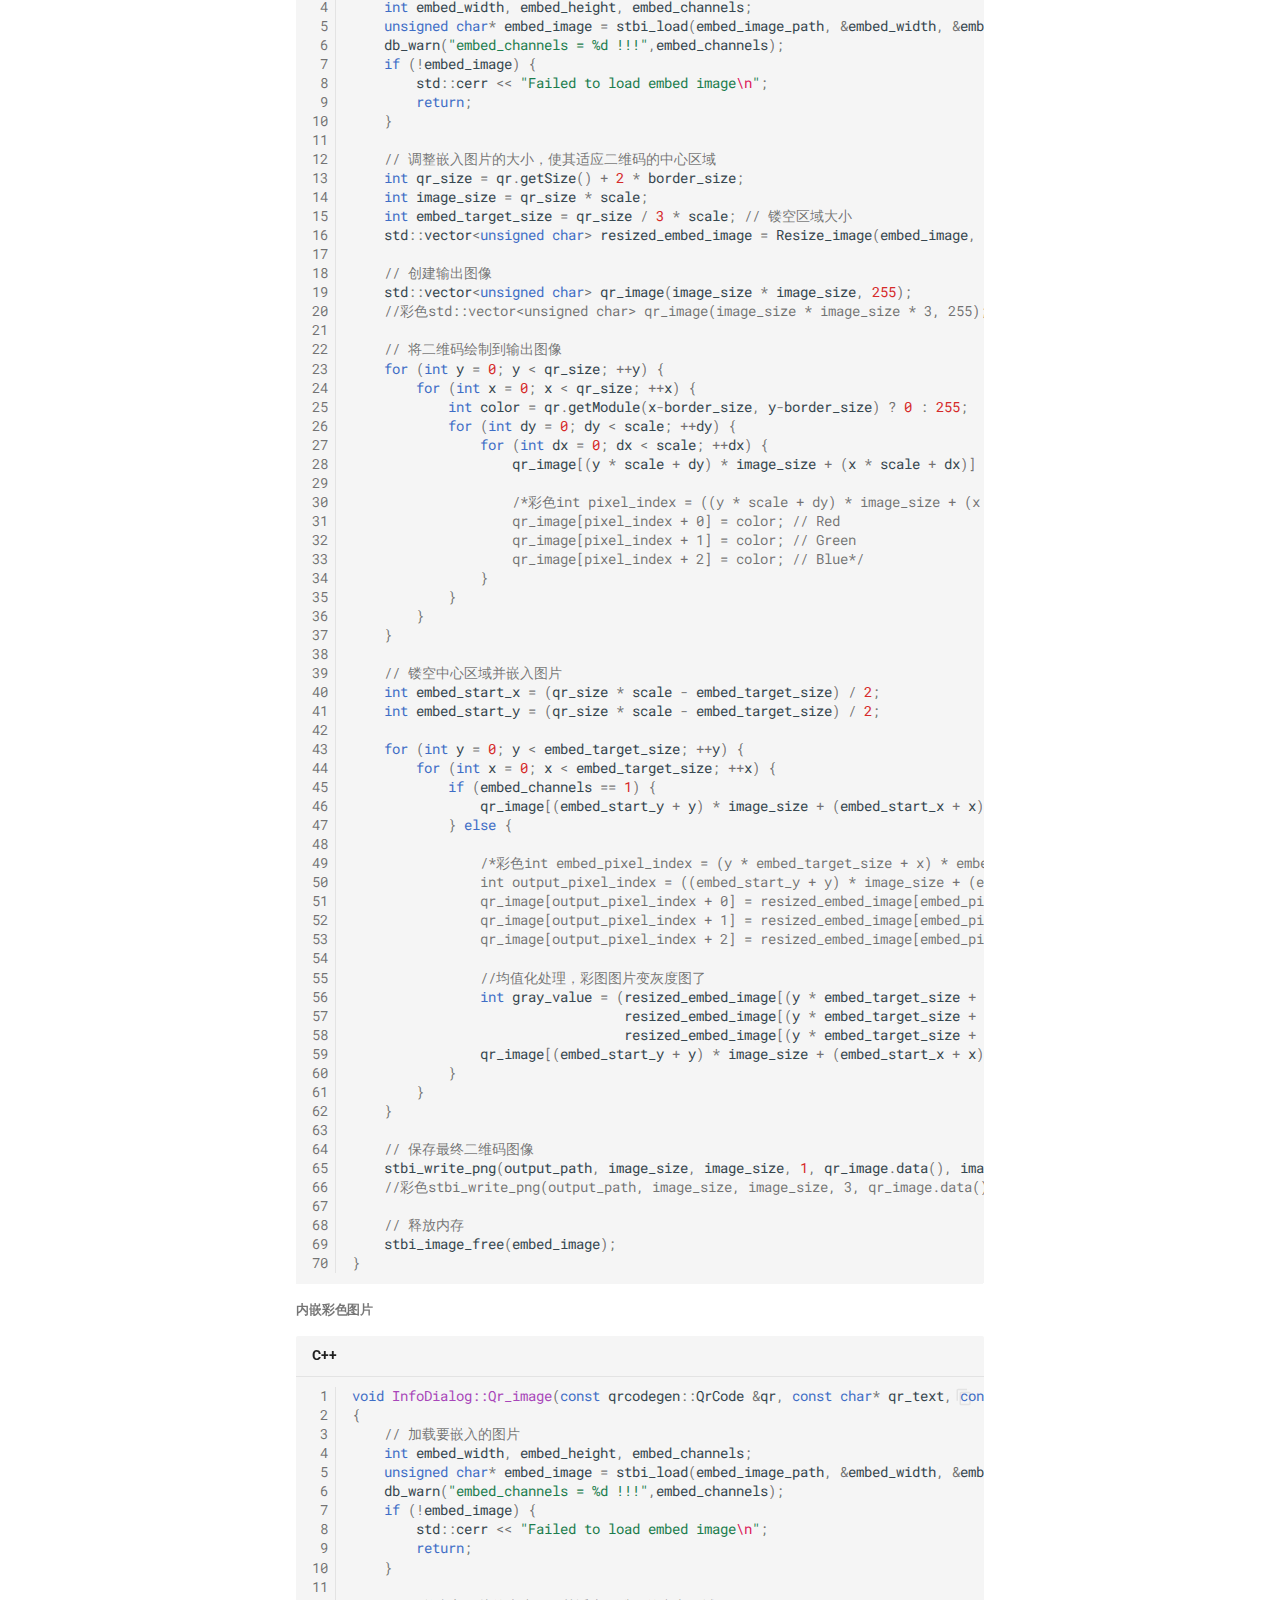
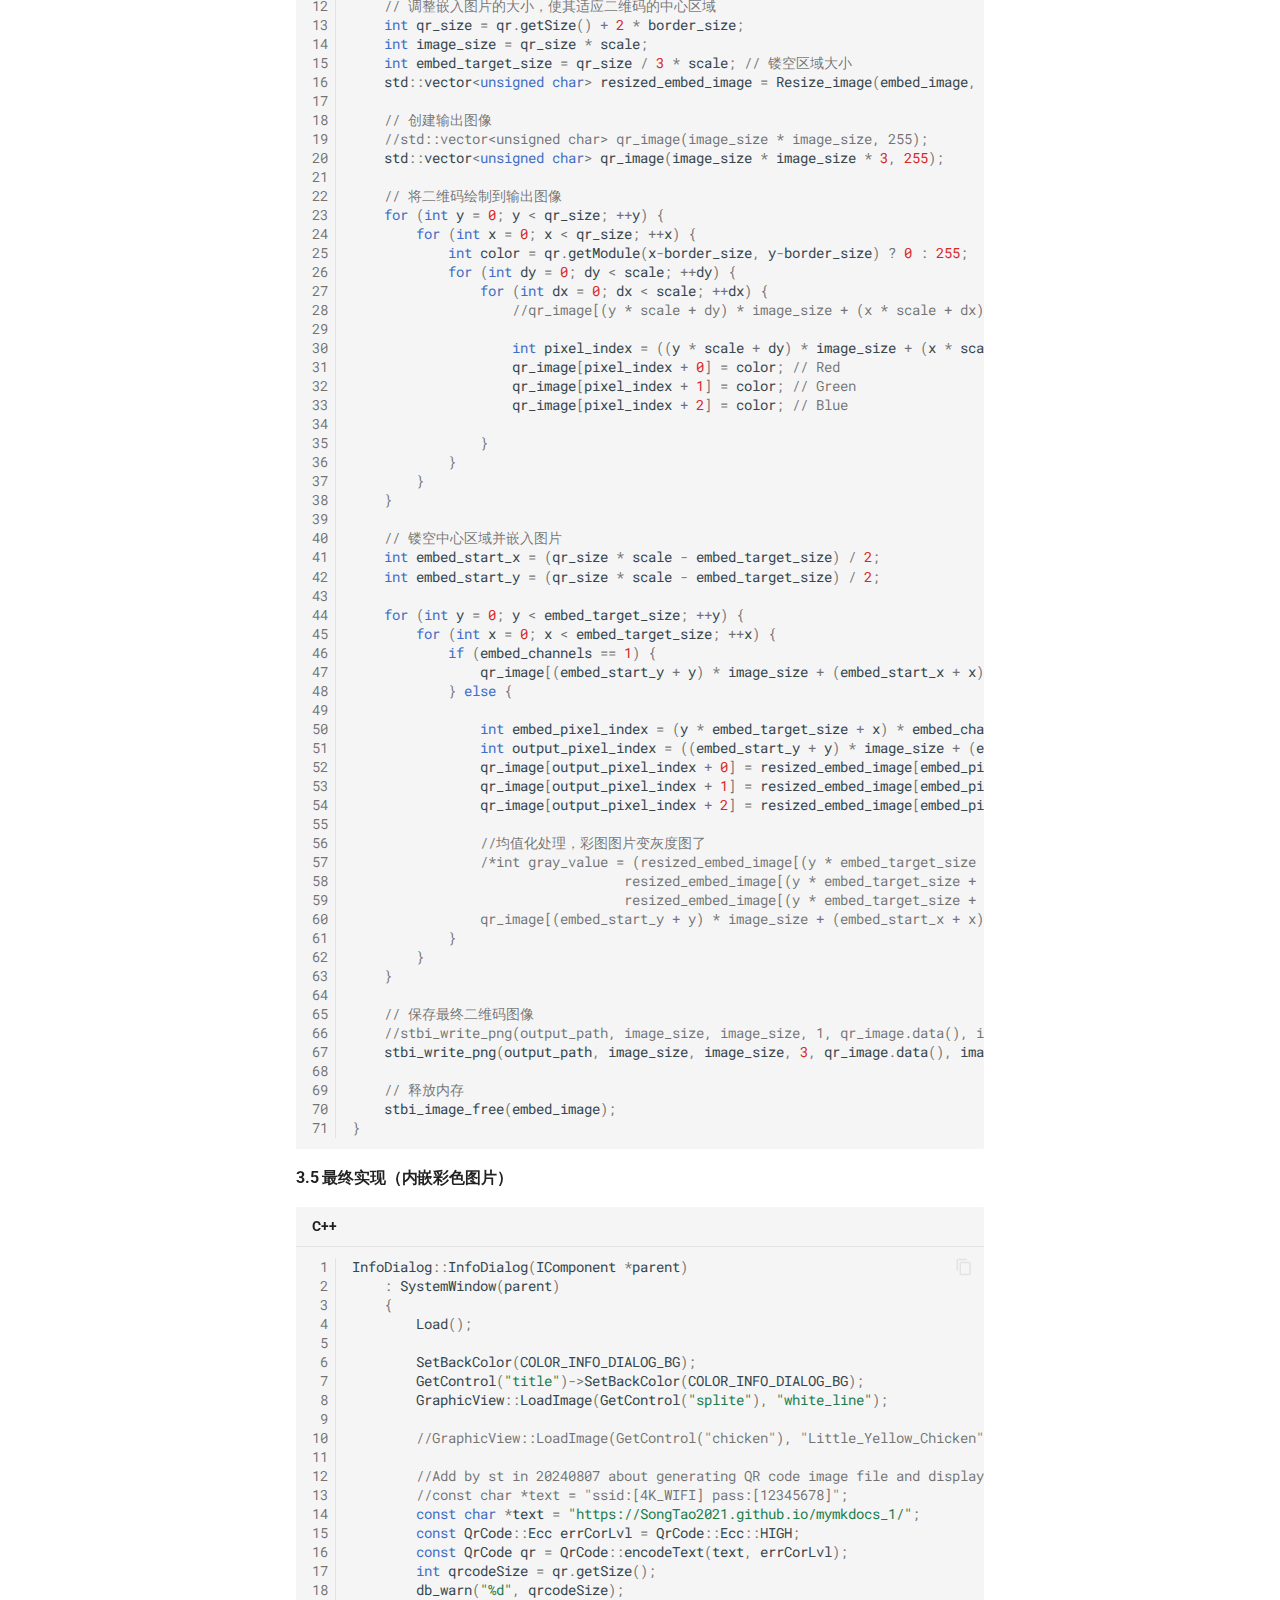
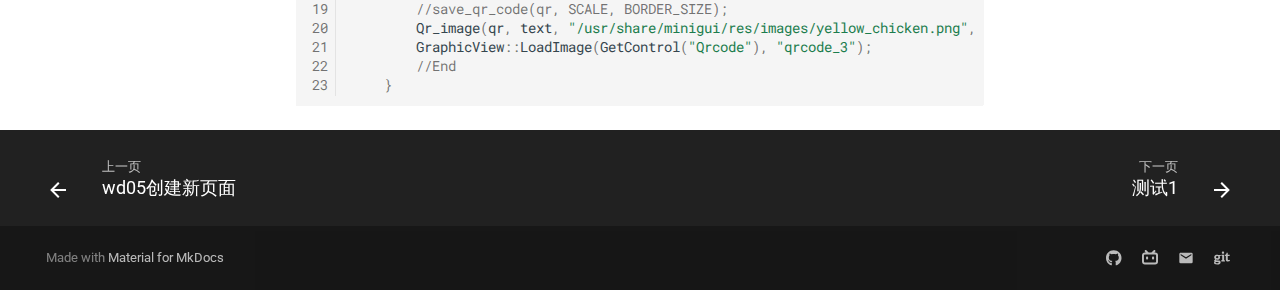
<file: 二维码生成/二维码生成/index.html>
<!doctype html>
<html lang="zh" class="no-js">
  <head>
    
      <meta charset="utf-8">
      <meta name="viewport" content="width=device-width,initial-scale=1">
      
      
      
      
        <link rel="prev" href="../../wd05%E5%88%9B%E5%BB%BA%E6%96%B0%E9%A1%B5%E9%9D%A2/%E8%A7%A6%E6%91%B8%E6%8B%8D%E7%85%A7%2B%E8%A7%A6%E6%91%B8%E5%AE%9A%E7%84%A6/">
      
      
        <link rel="next" href="../../test_1/test_1/">
      
      
      <link rel="icon" href="../../assets/images/favicon.png">
      <meta name="generator" content="mkdocs-1.6.0, mkdocs-material-9.5.29">
    
    
      
        <title>二维码生成 - FuSai</title>
      
    
    
      <link rel="stylesheet" href="../../assets/stylesheets/main.76a95c52.min.css">
      
        
        <link rel="stylesheet" href="../../assets/stylesheets/palette.06af60db.min.css">
      
      


    
    
      
    
    
      
        
        
        <link rel="preconnect" href="https://fonts.gstatic.com" crossorigin>
        <link rel="stylesheet" href="https://fonts.googleapis.com/css?family=Roboto:300,300i,400,400i,700,700i%7CRoboto+Mono:400,400i,700,700i&display=fallback">
        <style>:root{--md-text-font:"Roboto";--md-code-font:"Roboto Mono"}</style>
      
    
    
      <link rel="stylesheet" href="../../extra.css">
    
    <script>__md_scope=new URL("../..",location),__md_hash=e=>[...e].reduce((e,_)=>(e<<5)-e+_.charCodeAt(0),0),__md_get=(e,_=localStorage,t=__md_scope)=>JSON.parse(_.getItem(t.pathname+"."+e)),__md_set=(e,_,t=localStorage,a=__md_scope)=>{try{t.setItem(a.pathname+"."+e,JSON.stringify(_))}catch(e){}}</script>
    
      

    
    
    
  </head>
  
  
    
    
      
    
    
    
    
    <body dir="ltr" data-md-color-scheme="default" data-md-color-primary="grey" data-md-color-accent="grey">
  
    
    <input class="md-toggle" data-md-toggle="drawer" type="checkbox" id="__drawer" autocomplete="off">
    <input class="md-toggle" data-md-toggle="search" type="checkbox" id="__search" autocomplete="off">
    <label class="md-overlay" for="__drawer"></label>
    <div data-md-component="skip">
      
        
        <a href="#_1" class="md-skip">
          跳转至
        </a>
      
    </div>
    <div data-md-component="announce">
      
    </div>
    
    
      

<header class="md-header" data-md-component="header">
  <nav class="md-header__inner md-grid" aria-label="页眉">
    <a href="../.." title="FuSai" class="md-header__button md-logo" aria-label="FuSai" data-md-component="logo">
      
  
  <svg xmlns="http://www.w3.org/2000/svg" viewBox="0 0 24 24"><path d="M12 2A10 10 0 0 0 2 12c0 4.42 2.87 8.17 6.84 9.5.5.08.66-.23.66-.5v-1.69c-2.77.6-3.36-1.34-3.36-1.34-.46-1.16-1.11-1.47-1.11-1.47-.91-.62.07-.6.07-.6 1 .07 1.53 1.03 1.53 1.03.87 1.52 2.34 1.07 2.91.83.09-.65.35-1.09.63-1.34-2.22-.25-4.55-1.11-4.55-4.92 0-1.11.38-2 1.03-2.71-.1-.25-.45-1.29.1-2.64 0 0 .84-.27 2.75 1.02.79-.22 1.65-.33 2.5-.33.85 0 1.71.11 2.5.33 1.91-1.29 2.75-1.02 2.75-1.02.55 1.35.2 2.39.1 2.64.65.71 1.03 1.6 1.03 2.71 0 3.82-2.34 4.66-4.57 4.91.36.31.69.92.69 1.85V21c0 .27.16.59.67.5C19.14 20.16 22 16.42 22 12A10 10 0 0 0 12 2Z"/></svg>

    </a>
    <label class="md-header__button md-icon" for="__drawer">
      
      <svg xmlns="http://www.w3.org/2000/svg" viewBox="0 0 24 24"><path d="M3 6h18v2H3V6m0 5h18v2H3v-2m0 5h18v2H3v-2Z"/></svg>
    </label>
    <div class="md-header__title" data-md-component="header-title">
      <div class="md-header__ellipsis">
        <div class="md-header__topic">
          <span class="md-ellipsis">
            FuSai
          </span>
        </div>
        <div class="md-header__topic" data-md-component="header-topic">
          <span class="md-ellipsis">
            
              二维码生成
            
          </span>
        </div>
      </div>
    </div>
    
      
        <form class="md-header__option" data-md-component="palette">
  
    
    
    
    <input class="md-option" data-md-color-media="(prefers-color-scheme: light)" data-md-color-scheme="default" data-md-color-primary="grey" data-md-color-accent="grey"  aria-label="切换到暗色模式"  type="radio" name="__palette" id="__palette_0">
    
      <label class="md-header__button md-icon" title="切换到暗色模式" for="__palette_1" hidden>
        <svg xmlns="http://www.w3.org/2000/svg" viewBox="0 0 24 24"><path d="m17.75 4.09-2.53 1.94.91 3.06-2.63-1.81-2.63 1.81.91-3.06-2.53-1.94L12.44 4l1.06-3 1.06 3 3.19.09m3.5 6.91-1.64 1.25.59 1.98-1.7-1.17-1.7 1.17.59-1.98L15.75 11l2.06-.05L18.5 9l.69 1.95 2.06.05m-2.28 4.95c.83-.08 1.72 1.1 1.19 1.85-.32.45-.66.87-1.08 1.27C15.17 23 8.84 23 4.94 19.07c-3.91-3.9-3.91-10.24 0-14.14.4-.4.82-.76 1.27-1.08.75-.53 1.93.36 1.85 1.19-.27 2.86.69 5.83 2.89 8.02a9.96 9.96 0 0 0 8.02 2.89m-1.64 2.02a12.08 12.08 0 0 1-7.8-3.47c-2.17-2.19-3.33-5-3.49-7.82-2.81 3.14-2.7 7.96.31 10.98 3.02 3.01 7.84 3.12 10.98.31Z"/></svg>
      </label>
    
  
    
    
    
    <input class="md-option" data-md-color-media="(prefers-color-scheme: dark)" data-md-color-scheme="slate" data-md-color-primary="grey" data-md-color-accent="grey"  aria-label="切换到亮色模式"  type="radio" name="__palette" id="__palette_1">
    
      <label class="md-header__button md-icon" title="切换到亮色模式" for="__palette_0" hidden>
        <svg xmlns="http://www.w3.org/2000/svg" viewBox="0 0 24 24"><path d="M12 7a5 5 0 0 1 5 5 5 5 0 0 1-5 5 5 5 0 0 1-5-5 5 5 0 0 1 5-5m0 2a3 3 0 0 0-3 3 3 3 0 0 0 3 3 3 3 0 0 0 3-3 3 3 0 0 0-3-3m0-7 2.39 3.42C13.65 5.15 12.84 5 12 5c-.84 0-1.65.15-2.39.42L12 2M3.34 7l4.16-.35A7.2 7.2 0 0 0 5.94 8.5c-.44.74-.69 1.5-.83 2.29L3.34 7m.02 10 1.76-3.77a7.131 7.131 0 0 0 2.38 4.14L3.36 17M20.65 7l-1.77 3.79a7.023 7.023 0 0 0-2.38-4.15l4.15.36m-.01 10-4.14.36c.59-.51 1.12-1.14 1.54-1.86.42-.73.69-1.5.83-2.29L20.64 17M12 22l-2.41-3.44c.74.27 1.55.44 2.41.44.82 0 1.63-.17 2.37-.44L12 22Z"/></svg>
      </label>
    
  
</form>
      
    
    
      <script>var media,input,key,value,palette=__md_get("__palette");if(palette&&palette.color){"(prefers-color-scheme)"===palette.color.media&&(media=matchMedia("(prefers-color-scheme: light)"),input=document.querySelector(media.matches?"[data-md-color-media='(prefers-color-scheme: light)']":"[data-md-color-media='(prefers-color-scheme: dark)']"),palette.color.media=input.getAttribute("data-md-color-media"),palette.color.scheme=input.getAttribute("data-md-color-scheme"),palette.color.primary=input.getAttribute("data-md-color-primary"),palette.color.accent=input.getAttribute("data-md-color-accent"));for([key,value]of Object.entries(palette.color))document.body.setAttribute("data-md-color-"+key,value)}</script>
    
    
    
      <label class="md-header__button md-icon" for="__search">
        
        <svg xmlns="http://www.w3.org/2000/svg" viewBox="0 0 24 24"><path d="M9.5 3A6.5 6.5 0 0 1 16 9.5c0 1.61-.59 3.09-1.56 4.23l.27.27h.79l5 5-1.5 1.5-5-5v-.79l-.27-.27A6.516 6.516 0 0 1 9.5 16 6.5 6.5 0 0 1 3 9.5 6.5 6.5 0 0 1 9.5 3m0 2C7 5 5 7 5 9.5S7 14 9.5 14 14 12 14 9.5 12 5 9.5 5Z"/></svg>
      </label>
      <div class="md-search" data-md-component="search" role="dialog">
  <label class="md-search__overlay" for="__search"></label>
  <div class="md-search__inner" role="search">
    <form class="md-search__form" name="search">
      <input type="text" class="md-search__input" name="query" aria-label="搜索" placeholder="搜索" autocapitalize="off" autocorrect="off" autocomplete="off" spellcheck="false" data-md-component="search-query" required>
      <label class="md-search__icon md-icon" for="__search">
        
        <svg xmlns="http://www.w3.org/2000/svg" viewBox="0 0 24 24"><path d="M9.5 3A6.5 6.5 0 0 1 16 9.5c0 1.61-.59 3.09-1.56 4.23l.27.27h.79l5 5-1.5 1.5-5-5v-.79l-.27-.27A6.516 6.516 0 0 1 9.5 16 6.5 6.5 0 0 1 3 9.5 6.5 6.5 0 0 1 9.5 3m0 2C7 5 5 7 5 9.5S7 14 9.5 14 14 12 14 9.5 12 5 9.5 5Z"/></svg>
        
        <svg xmlns="http://www.w3.org/2000/svg" viewBox="0 0 24 24"><path d="M20 11v2H8l5.5 5.5-1.42 1.42L4.16 12l7.92-7.92L13.5 5.5 8 11h12Z"/></svg>
      </label>
      <nav class="md-search__options" aria-label="查找">
        
          <a href="javascript:void(0)" class="md-search__icon md-icon" title="分享" aria-label="分享" data-clipboard data-clipboard-text="" data-md-component="search-share" tabindex="-1">
            
            <svg xmlns="http://www.w3.org/2000/svg" viewBox="0 0 24 24"><path d="M18 16.08c-.76 0-1.44.3-1.96.77L8.91 12.7c.05-.23.09-.46.09-.7 0-.24-.04-.47-.09-.7l7.05-4.11c.54.5 1.25.81 2.04.81a3 3 0 0 0 3-3 3 3 0 0 0-3-3 3 3 0 0 0-3 3c0 .24.04.47.09.7L8.04 9.81C7.5 9.31 6.79 9 6 9a3 3 0 0 0-3 3 3 3 0 0 0 3 3c.79 0 1.5-.31 2.04-.81l7.12 4.15c-.05.21-.08.43-.08.66 0 1.61 1.31 2.91 2.92 2.91 1.61 0 2.92-1.3 2.92-2.91A2.92 2.92 0 0 0 18 16.08Z"/></svg>
          </a>
        
        <button type="reset" class="md-search__icon md-icon" title="清空当前内容" aria-label="清空当前内容" tabindex="-1">
          
          <svg xmlns="http://www.w3.org/2000/svg" viewBox="0 0 24 24"><path d="M19 6.41 17.59 5 12 10.59 6.41 5 5 6.41 10.59 12 5 17.59 6.41 19 12 13.41 17.59 19 19 17.59 13.41 12 19 6.41Z"/></svg>
        </button>
      </nav>
      
        <div class="md-search__suggest" data-md-component="search-suggest"></div>
      
    </form>
    <div class="md-search__output">
      <div class="md-search__scrollwrap" tabindex="0" data-md-scrollfix>
        <div class="md-search-result" data-md-component="search-result">
          <div class="md-search-result__meta">
            正在初始化搜索引擎
          </div>
          <ol class="md-search-result__list" role="presentation"></ol>
        </div>
      </div>
    </div>
  </div>
</div>
    
    
  </nav>
  
</header>
    
    <div class="md-container" data-md-component="container">
      
      
        
          
            
<nav class="md-tabs" aria-label="标签" data-md-component="tabs">
  <div class="md-grid">
    <ul class="md-tabs__list">
      
        
  
  
  
    <li class="md-tabs__item">
      <a href="../.." class="md-tabs__link">
        
  
    
  
  主页

      </a>
    </li>
  

      
        
  
  
  
    <li class="md-tabs__item">
      <a href="../../theme_style/theme_style/" class="md-tabs__link">
        
  
    
  
  主题风格

      </a>
    </li>
  

      
        
  
  
    
  
  
    
    
      <li class="md-tabs__item md-tabs__item--active">
        <a href="../../V316_download/V316_download/" class="md-tabs__link">
          
  
  文档

        </a>
      </li>
    
  

      
        
  
  
  
    
    
      <li class="md-tabs__item">
        <a href="../../test_1/test_1/" class="md-tabs__link">
          
  
  测试

        </a>
      </li>
    
  

      
    </ul>
  </div>
</nav>
          
        
      
      <main class="md-main" data-md-component="main">
        <div class="md-main__inner md-grid">
          
            
              
              <div class="md-sidebar md-sidebar--primary" data-md-component="sidebar" data-md-type="navigation" >
                <div class="md-sidebar__scrollwrap">
                  <div class="md-sidebar__inner">
                    


  


<nav class="md-nav md-nav--primary md-nav--lifted" aria-label="导航栏" data-md-level="0">
  <label class="md-nav__title" for="__drawer">
    <a href="../.." title="FuSai" class="md-nav__button md-logo" aria-label="FuSai" data-md-component="logo">
      
  
  <svg xmlns="http://www.w3.org/2000/svg" viewBox="0 0 24 24"><path d="M12 2A10 10 0 0 0 2 12c0 4.42 2.87 8.17 6.84 9.5.5.08.66-.23.66-.5v-1.69c-2.77.6-3.36-1.34-3.36-1.34-.46-1.16-1.11-1.47-1.11-1.47-.91-.62.07-.6.07-.6 1 .07 1.53 1.03 1.53 1.03.87 1.52 2.34 1.07 2.91.83.09-.65.35-1.09.63-1.34-2.22-.25-4.55-1.11-4.55-4.92 0-1.11.38-2 1.03-2.71-.1-.25-.45-1.29.1-2.64 0 0 .84-.27 2.75 1.02.79-.22 1.65-.33 2.5-.33.85 0 1.71.11 2.5.33 1.91-1.29 2.75-1.02 2.75-1.02.55 1.35.2 2.39.1 2.64.65.71 1.03 1.6 1.03 2.71 0 3.82-2.34 4.66-4.57 4.91.36.31.69.92.69 1.85V21c0 .27.16.59.67.5C19.14 20.16 22 16.42 22 12A10 10 0 0 0 12 2Z"/></svg>

    </a>
    FuSai
  </label>
  
  <ul class="md-nav__list" data-md-scrollfix>
    
      
      
  
  
  
  
    <li class="md-nav__item">
      <a href="../.." class="md-nav__link">
        
  
  <span class="md-ellipsis">
    主页
  </span>
  

      </a>
    </li>
  

    
      
      
  
  
  
  
    <li class="md-nav__item">
      <a href="../../theme_style/theme_style/" class="md-nav__link">
        
  
  <span class="md-ellipsis">
    主题风格
  </span>
  

      </a>
    </li>
  

    
      
      
  
  
    
  
  
  
    
    
    
      
        
        
      
      
        
      
    
    
      
    
    <li class="md-nav__item md-nav__item--active md-nav__item--section md-nav__item--nested">
      
        
        
        <input class="md-nav__toggle md-toggle " type="checkbox" id="__nav_3" checked>
        
          
          <label class="md-nav__link" for="__nav_3" id="__nav_3_label" tabindex="">
            
  
  <span class="md-ellipsis">
    文档
  </span>
  

            <span class="md-nav__icon md-icon"></span>
          </label>
        
        <nav class="md-nav" data-md-level="1" aria-labelledby="__nav_3_label" aria-expanded="true">
          <label class="md-nav__title" for="__nav_3">
            <span class="md-nav__icon md-icon"></span>
            文档
          </label>
          <ul class="md-nav__list" data-md-scrollfix>
            
              
                
  
  
  
  
    <li class="md-nav__item">
      <a href="../../V316_download/V316_download/" class="md-nav__link">
        
  
  <span class="md-ellipsis">
    V316烧录方式
  </span>
  

      </a>
    </li>
  

              
            
              
                
  
  
  
  
    <li class="md-nav__item">
      <a href="../../Firmware_modification/Firmware_modification/" class="md-nav__link">
        
  
  <span class="md-ellipsis">
    V316固件修改说明
  </span>
  

      </a>
    </li>
  

              
            
              
                
  
  
  
  
    <li class="md-nav__item">
      <a href="../../SD%E5%8D%A1%E6%8F%92%E6%8B%94%E5%90%AF%E5%8A%A8%E8%84%9A%E6%9C%AC/SD%E5%8D%A1%E6%8F%92%E6%8B%94%E5%90%AF%E5%8A%A8%E8%84%9A%E6%9C%AC/" class="md-nav__link">
        
  
  <span class="md-ellipsis">
    SD卡插拔启动脚本
  </span>
  

      </a>
    </li>
  

              
            
              
                
  
  
  
  
    <li class="md-nav__item">
      <a href="../../wd05%E5%88%9B%E5%BB%BA%E6%96%B0%E9%A1%B5%E9%9D%A2/wd05%E5%88%9B%E5%BB%BA%E6%96%B0%E9%A1%B5%E9%9D%A2/" class="md-nav__link">
        
  
  <span class="md-ellipsis">
    wd05创建新页面
  </span>
  

      </a>
    </li>
  

              
            
              
                
  
  
  
  
    <li class="md-nav__item">
      <a href="../../wd05%E5%88%9B%E5%BB%BA%E6%96%B0%E9%A1%B5%E9%9D%A2/%E8%A7%A6%E6%91%B8%E6%8B%8D%E7%85%A7%2B%E8%A7%A6%E6%91%B8%E5%AE%9A%E7%84%A6/" class="md-nav__link">
        
  
  <span class="md-ellipsis">
    wd05创建新页面
  </span>
  

      </a>
    </li>
  

              
            
              
                
  
  
    
  
  
  
    <li class="md-nav__item md-nav__item--active">
      
      <input class="md-nav__toggle md-toggle" type="checkbox" id="__toc">
      
      
      
        <label class="md-nav__link md-nav__link--active" for="__toc">
          
  
  <span class="md-ellipsis">
    二维码生成
  </span>
  

          <span class="md-nav__icon md-icon"></span>
        </label>
      
      <a href="./" class="md-nav__link md-nav__link--active">
        
  
  <span class="md-ellipsis">
    二维码生成
  </span>
  

      </a>
      
        

<nav class="md-nav md-nav--secondary" aria-label="目录">
  
  
  
  
    <label class="md-nav__title" for="__toc">
      <span class="md-nav__icon md-icon"></span>
      目录
    </label>
    <ul class="md-nav__list" data-md-component="toc" data-md-scrollfix>
      
        <li class="md-nav__item">
  <a href="#_1" class="md-nav__link">
    <span class="md-ellipsis">
      二维码的生成
    </span>
  </a>
  
    <nav class="md-nav" aria-label="二维码的生成">
      <ul class="md-nav__list">
        
          <li class="md-nav__item">
  <a href="#_2" class="md-nav__link">
    <span class="md-ellipsis">
      一、移植库
    </span>
  </a>
  
</li>
        
          <li class="md-nav__item">
  <a href="#_3" class="md-nav__link">
    <span class="md-ellipsis">
      二、普通二维码生成
    </span>
  </a>
  
</li>
        
          <li class="md-nav__item">
  <a href="#_7" class="md-nav__link">
    <span class="md-ellipsis">
      三、二维码内嵌图片
    </span>
  </a>
  
</li>
        
      </ul>
    </nav>
  
</li>
      
    </ul>
  
</nav>
      
    </li>
  

              
            
          </ul>
        </nav>
      
    </li>
  

    
      
      
  
  
  
  
    
    
    
      
      
        
      
    
    
      
        
        
      
    
    <li class="md-nav__item md-nav__item--pruned md-nav__item--nested">
      
        
  
  
    <a href="../../test_1/test_1/" class="md-nav__link">
      
  
  <span class="md-ellipsis">
    测试
  </span>
  

      
        <span class="md-nav__icon md-icon"></span>
      
    </a>
  

      
    </li>
  

    
  </ul>
</nav>
                  </div>
                </div>
              </div>
            
            
              
              <div class="md-sidebar md-sidebar--secondary" data-md-component="sidebar" data-md-type="toc" >
                <div class="md-sidebar__scrollwrap">
                  <div class="md-sidebar__inner">
                    

<nav class="md-nav md-nav--secondary" aria-label="目录">
  
  
  
  
    <label class="md-nav__title" for="__toc">
      <span class="md-nav__icon md-icon"></span>
      目录
    </label>
    <ul class="md-nav__list" data-md-component="toc" data-md-scrollfix>
      
        <li class="md-nav__item">
  <a href="#_1" class="md-nav__link">
    <span class="md-ellipsis">
      二维码的生成
    </span>
  </a>
  
    <nav class="md-nav" aria-label="二维码的生成">
      <ul class="md-nav__list">
        
          <li class="md-nav__item">
  <a href="#_2" class="md-nav__link">
    <span class="md-ellipsis">
      一、移植库
    </span>
  </a>
  
</li>
        
          <li class="md-nav__item">
  <a href="#_3" class="md-nav__link">
    <span class="md-ellipsis">
      二、普通二维码生成
    </span>
  </a>
  
</li>
        
          <li class="md-nav__item">
  <a href="#_7" class="md-nav__link">
    <span class="md-ellipsis">
      三、二维码内嵌图片
    </span>
  </a>
  
</li>
        
      </ul>
    </nav>
  
</li>
      
    </ul>
  
</nav>
                  </div>
                </div>
              </div>
            
          
          
            <div class="md-content" data-md-component="content">
              <article class="md-content__inner md-typeset">
                
                  


  <h1>二维码生成</h1>

<h2 id="_1">二维码的生成<a class="headerlink" href="#_1" title="Permanent link">&para;</a></h2>
<h3 id="_2">一、移植库<a class="headerlink" href="#_2" title="Permanent link">&para;</a></h3>
<p>在目录</p>
<blockquote>
<p>\192.168.1.139\fs03\work\v316_wd05_2\v316_wd05\softwinner\eyesee-mpp\custom_aw\apps\wd05\source\device_model</p>
</blockquote>
<p>新建qrcodegen文件夹。</p>
<p>将qrcodegen.cpp，qrcodegen.h文件和stb_image.h，stb_image_write.h文件复制到qrcodegen文件夹。</p>
<p>再xshell编译，编译完成后观察该文件夹是否产生qrcodegen.cpp.o和qrcodegen.cpp.o.d文件。如果产生则库移植成功。</p>
<h3 id="_3">二、普通二维码生成<a class="headerlink" href="#_3" title="Permanent link">&para;</a></h3>
<h4 id="21">2.1 头文件+函数初始化<a class="headerlink" href="#21" title="Permanent link">&para;</a></h4>
<h5 id="_4">头文件<a class="headerlink" href="#_4" title="Permanent link">&para;</a></h5>
<div class="language-c++ highlight"><span class="filename">C++</span><pre><span></span><code><a id="__codelineno-0-1" name="__codelineno-0-1"></a><a href="#__codelineno-0-1"><span class="linenos" data-linenos=" 1 "></span></a><span class="c1">// Add by st in 20240806</span>
<a id="__codelineno-0-2" name="__codelineno-0-2"></a><a href="#__codelineno-0-2"><span class="linenos" data-linenos=" 2 "></span></a><span class="cp">#include</span><span class="w"> </span><span class="cpf">&lt;png.h&gt;</span>
<a id="__codelineno-0-3" name="__codelineno-0-3"></a><a href="#__codelineno-0-3"><span class="linenos" data-linenos=" 3 "></span></a><span class="cp">#include</span><span class="w"> </span><span class="cpf">&quot;../device_model/qrcodegen/qrcodegen.hpp&quot;</span>
<a id="__codelineno-0-4" name="__codelineno-0-4"></a><a href="#__codelineno-0-4"><span class="linenos" data-linenos=" 4 "></span></a><span class="c1">//End</span>
<a id="__codelineno-0-5" name="__codelineno-0-5"></a><a href="#__codelineno-0-5"><span class="linenos" data-linenos=" 5 "></span></a>
<a id="__codelineno-0-6" name="__codelineno-0-6"></a><a href="#__codelineno-0-6"><span class="linenos" data-linenos=" 6 "></span></a><span class="c1">// Add by st in 20240806</span>
<a id="__codelineno-0-7" name="__codelineno-0-7"></a><a href="#__codelineno-0-7"><span class="linenos" data-linenos=" 7 "></span></a><span class="k">using</span><span class="w"> </span><span class="k">namespace</span><span class="w"> </span><span class="nn">qrcodegen</span><span class="p">;</span>
<a id="__codelineno-0-8" name="__codelineno-0-8"></a><a href="#__codelineno-0-8"><span class="linenos" data-linenos=" 8 "></span></a><span class="cp">#define PNG_WIDTH 256</span>
<a id="__codelineno-0-9" name="__codelineno-0-9"></a><a href="#__codelineno-0-9"><span class="linenos" data-linenos=" 9 "></span></a><span class="cp">#define PNG_HEIGHT 256</span>
<a id="__codelineno-0-10" name="__codelineno-0-10"></a><a href="#__codelineno-0-10"><span class="linenos" data-linenos="10 "></span></a><span class="cp">#define PNG_COLOR_TYPE PNG_COLOR_TYPE_GRAY</span>
<a id="__codelineno-0-11" name="__codelineno-0-11"></a><a href="#__codelineno-0-11"><span class="linenos" data-linenos="11 "></span></a><span class="cp">#define PNG_BIT_DEPTH 8</span>
<a id="__codelineno-0-12" name="__codelineno-0-12"></a><a href="#__codelineno-0-12"><span class="linenos" data-linenos="12 "></span></a><span class="cp">#define SCALE 5 </span><span class="c1">// 放大比例</span>
<a id="__codelineno-0-13" name="__codelineno-0-13"></a><a href="#__codelineno-0-13"><span class="linenos" data-linenos="13 "></span></a><span class="cp">#define BORDER_SIZE 2 </span><span class="c1">// 边框大小，以模块为单位</span>
<a id="__codelineno-0-14" name="__codelineno-0-14"></a><a href="#__codelineno-0-14"><span class="linenos" data-linenos="14 "></span></a><span class="cp">#define PIXEL_X 0 </span><span class="c1">//二维码起始x坐标</span>
<a id="__codelineno-0-15" name="__codelineno-0-15"></a><a href="#__codelineno-0-15"><span class="linenos" data-linenos="15 "></span></a><span class="cp">#define PIXEL_Y 0 </span><span class="c1">//二维码起始y坐标</span>
<a id="__codelineno-0-16" name="__codelineno-0-16"></a><a href="#__codelineno-0-16"><span class="linenos" data-linenos="16 "></span></a><span class="c1">// End </span>
</code></pre></div>
<h5 id="_5">函数初始化<a class="headerlink" href="#_5" title="Permanent link">&para;</a></h5>
<div class="language-c++ highlight"><span class="filename">C++</span><pre><span></span><code><a id="__codelineno-1-1" name="__codelineno-1-1"></a><a href="#__codelineno-1-1"><span class="linenos" data-linenos=" 1 "></span></a><span class="cp">#include</span><span class="w"> </span><span class="cpf">&quot;../device_model/qrcodegen/qrcodegen.hpp&quot;</span>
<a id="__codelineno-1-2" name="__codelineno-1-2"></a><a href="#__codelineno-1-2"><span class="linenos" data-linenos=" 2 "></span></a><span class="k">using</span><span class="w"> </span><span class="k">namespace</span><span class="w"> </span><span class="nn">qrcodegen</span><span class="p">;</span>
<a id="__codelineno-1-3" name="__codelineno-1-3"></a><a href="#__codelineno-1-3"><span class="linenos" data-linenos=" 3 "></span></a>
<a id="__codelineno-1-4" name="__codelineno-1-4"></a><a href="#__codelineno-1-4"><span class="linenos" data-linenos=" 4 "></span></a><span class="k">public</span><span class="o">:</span>
<a id="__codelineno-1-5" name="__codelineno-1-5"></a><a href="#__codelineno-1-5"><span class="linenos" data-linenos=" 5 "></span></a><span class="cm">/* Add by st in 20240806 </span>
<a id="__codelineno-1-6" name="__codelineno-1-6"></a><a href="#__codelineno-1-6"><span class="linenos" data-linenos=" 6 "></span></a><span class="cm"> * scale : Magnification factor of QR code</span>
<a id="__codelineno-1-7" name="__codelineno-1-7"></a><a href="#__codelineno-1-7"><span class="linenos" data-linenos=" 7 "></span></a><span class="cm"> * border_size ：QR code border range</span>
<a id="__codelineno-1-8" name="__codelineno-1-8"></a><a href="#__codelineno-1-8"><span class="linenos" data-linenos=" 8 "></span></a><span class="cm"> * pixel_x ：The starting x-coordinate displayed on the QR code</span>
<a id="__codelineno-1-9" name="__codelineno-1-9"></a><a href="#__codelineno-1-9"><span class="linenos" data-linenos=" 9 "></span></a><span class="cm"> * pixel_y ：The starting y-coordinate displayed on the QR code</span>
<a id="__codelineno-1-10" name="__codelineno-1-10"></a><a href="#__codelineno-1-10"><span class="linenos" data-linenos="10 "></span></a><span class="cm"> * </span>
<a id="__codelineno-1-11" name="__codelineno-1-11"></a><a href="#__codelineno-1-11"><span class="linenos" data-linenos="11 "></span></a><span class="cm">*/</span>
<a id="__codelineno-1-12" name="__codelineno-1-12"></a><a href="#__codelineno-1-12"><span class="linenos" data-linenos="12 "></span></a><span class="k">static</span><span class="w"> </span><span class="kt">void</span><span class="w"> </span><span class="n">printQr</span><span class="p">(</span><span class="k">const</span><span class="w"> </span><span class="n">qrcodegen</span><span class="o">::</span><span class="n">QrCode</span><span class="w"> </span><span class="o">&amp;</span><span class="n">qr</span><span class="p">);</span>
<a id="__codelineno-1-13" name="__codelineno-1-13"></a><a href="#__codelineno-1-13"><span class="linenos" data-linenos="13 "></span></a><span class="kt">void</span><span class="w"> </span><span class="nf">save_qr_code</span><span class="p">(</span><span class="k">const</span><span class="w"> </span><span class="n">qrcodegen</span><span class="o">::</span><span class="n">QrCode</span><span class="w"> </span><span class="o">&amp;</span><span class="n">qr</span><span class="p">,</span><span class="w"> </span><span class="kt">int</span><span class="w"> </span><span class="n">scale</span><span class="p">,</span><span class="w"> </span><span class="kt">int</span><span class="w"> </span><span class="n">border_size</span><span class="p">);</span>
<a id="__codelineno-1-14" name="__codelineno-1-14"></a><a href="#__codelineno-1-14"><span class="linenos" data-linenos="14 "></span></a><span class="k">static</span><span class="w"> </span><span class="kt">void</span><span class="w"> </span><span class="nf">draw_qrcode</span><span class="p">(</span><span class="n">HDC</span><span class="w"> </span><span class="n">hdc</span><span class="p">,</span><span class="w"> </span><span class="k">const</span><span class="w"> </span><span class="n">qrcodegen</span><span class="o">::</span><span class="n">QrCode</span><span class="w"> </span><span class="o">&amp;</span><span class="n">qr</span><span class="p">,</span><span class="w"> </span><span class="kt">int</span><span class="w"> </span><span class="n">scale</span><span class="p">,</span><span class="w"> </span><span class="kt">int</span><span class="w"> </span><span class="n">border_size</span><span class="p">,</span><span class="w"> </span><span class="kt">int</span><span class="w"> </span><span class="n">pixel_x</span><span class="p">,</span><span class="w"> </span><span class="kt">int</span><span class="w"> </span><span class="n">pixel_y</span><span class="p">);</span>
<a id="__codelineno-1-15" name="__codelineno-1-15"></a><a href="#__codelineno-1-15"><span class="linenos" data-linenos="15 "></span></a><span class="c1">//End</span>
</code></pre></div>
<h4 id="22">2.2串口打印测试<a class="headerlink" href="#22" title="Permanent link">&para;</a></h4>
<div class="language-c++ highlight"><span class="filename">C++</span><pre><span></span><code><a id="__codelineno-2-1" name="__codelineno-2-1"></a><a href="#__codelineno-2-1"><span class="linenos" data-linenos=" 1 "></span></a><span class="kt">void</span><span class="w"> </span><span class="nf">WifiDialog::printQr</span><span class="p">(</span><span class="k">const</span><span class="w"> </span><span class="n">qrcodegen</span><span class="o">::</span><span class="n">QrCode</span><span class="w"> </span><span class="o">&amp;</span><span class="n">qr</span><span class="p">)</span>
<a id="__codelineno-2-2" name="__codelineno-2-2"></a><a href="#__codelineno-2-2"><span class="linenos" data-linenos=" 2 "></span></a><span class="p">{</span>
<a id="__codelineno-2-3" name="__codelineno-2-3"></a><a href="#__codelineno-2-3"><span class="linenos" data-linenos=" 3 "></span></a><span class="w">    </span><span class="kt">int</span><span class="w"> </span><span class="n">border</span><span class="w"> </span><span class="o">=</span><span class="w"> </span><span class="mi">4</span><span class="p">;</span>
<a id="__codelineno-2-4" name="__codelineno-2-4"></a><a href="#__codelineno-2-4"><span class="linenos" data-linenos=" 4 "></span></a><span class="w">    </span><span class="k">for</span><span class="w"> </span><span class="p">(</span><span class="kt">int</span><span class="w"> </span><span class="n">y</span><span class="w"> </span><span class="o">=</span><span class="w"> </span><span class="o">-</span><span class="n">border</span><span class="p">;</span><span class="w"> </span><span class="n">y</span><span class="w"> </span><span class="o">&lt;</span><span class="w"> </span><span class="n">qr</span><span class="p">.</span><span class="n">getSize</span><span class="p">()</span><span class="w"> </span><span class="o">+</span><span class="w"> </span><span class="n">border</span><span class="p">;</span><span class="w"> </span><span class="n">y</span><span class="o">++</span><span class="p">)</span><span class="w"> </span><span class="p">{</span>
<a id="__codelineno-2-5" name="__codelineno-2-5"></a><a href="#__codelineno-2-5"><span class="linenos" data-linenos=" 5 "></span></a><span class="w">        </span><span class="k">for</span><span class="w"> </span><span class="p">(</span><span class="kt">int</span><span class="w"> </span><span class="n">x</span><span class="w"> </span><span class="o">=</span><span class="w"> </span><span class="o">-</span><span class="n">border</span><span class="p">;</span><span class="w"> </span><span class="n">x</span><span class="w"> </span><span class="o">&lt;</span><span class="w"> </span><span class="n">qr</span><span class="p">.</span><span class="n">getSize</span><span class="p">()</span><span class="w"> </span><span class="o">+</span><span class="w"> </span><span class="n">border</span><span class="p">;</span><span class="w"> </span><span class="n">x</span><span class="o">++</span><span class="p">)</span><span class="w"> </span><span class="p">{</span>
<a id="__codelineno-2-6" name="__codelineno-2-6"></a><a href="#__codelineno-2-6"><span class="linenos" data-linenos=" 6 "></span></a><span class="w">            </span><span class="n">std</span><span class="o">::</span><span class="n">cout</span><span class="w"> </span><span class="o">&lt;&lt;</span><span class="w"> </span><span class="p">(</span><span class="n">qr</span><span class="p">.</span><span class="n">getModule</span><span class="p">(</span><span class="n">x</span><span class="p">,</span><span class="w"> </span><span class="n">y</span><span class="p">)</span><span class="w"> </span><span class="o">?</span><span class="w"> </span><span class="s">&quot;■■&quot;</span><span class="w"> </span><span class="o">:</span><span class="w"> </span><span class="s">&quot;  &quot;</span><span class="p">);</span>
<a id="__codelineno-2-7" name="__codelineno-2-7"></a><a href="#__codelineno-2-7"><span class="linenos" data-linenos=" 7 "></span></a><span class="w">        </span><span class="p">}</span>
<a id="__codelineno-2-8" name="__codelineno-2-8"></a><a href="#__codelineno-2-8"><span class="linenos" data-linenos=" 8 "></span></a><span class="w">        </span><span class="n">std</span><span class="o">::</span><span class="n">cout</span><span class="w"> </span><span class="o">&lt;&lt;</span><span class="w"> </span><span class="n">std</span><span class="o">::</span><span class="n">endl</span><span class="p">;</span>
<a id="__codelineno-2-9" name="__codelineno-2-9"></a><a href="#__codelineno-2-9"><span class="linenos" data-linenos=" 9 "></span></a><span class="w">    </span><span class="p">}</span>
<a id="__codelineno-2-10" name="__codelineno-2-10"></a><a href="#__codelineno-2-10"><span class="linenos" data-linenos="10 "></span></a><span class="w">    </span><span class="n">std</span><span class="o">::</span><span class="n">cout</span><span class="w"> </span><span class="o">&lt;&lt;</span><span class="w"> </span><span class="n">std</span><span class="o">::</span><span class="n">endl</span><span class="p">;</span>
<a id="__codelineno-2-11" name="__codelineno-2-11"></a><a href="#__codelineno-2-11"><span class="linenos" data-linenos="11 "></span></a><span class="p">}</span>
</code></pre></div>
<h4 id="23-minigui">2.3 minigui生成黑白方块搭建二维码<a class="headerlink" href="#23-minigui" title="Permanent link">&para;</a></h4>
<div class="language-c++ highlight"><span class="filename">C++</span><pre><span></span><code><a id="__codelineno-3-1" name="__codelineno-3-1"></a><a href="#__codelineno-3-1"><span class="linenos" data-linenos=" 1 "></span></a><span class="kt">void</span><span class="w"> </span><span class="nf">WifiDialog::draw_qrcode</span><span class="p">(</span><span class="n">HDC</span><span class="w"> </span><span class="n">hdc</span><span class="p">,</span><span class="w"> </span><span class="k">const</span><span class="w"> </span><span class="n">qrcodegen</span><span class="o">::</span><span class="n">QrCode</span><span class="w"> </span><span class="o">&amp;</span><span class="n">qr</span><span class="p">,</span><span class="w"> </span><span class="kt">int</span><span class="w"> </span><span class="n">scale</span><span class="p">,</span><span class="w"> </span><span class="kt">int</span><span class="w"> </span><span class="n">border_size</span><span class="p">,</span><span class="w"> </span><span class="kt">int</span><span class="w"> </span><span class="n">pixel_x</span><span class="p">,</span><span class="w"> </span><span class="kt">int</span><span class="w"> </span><span class="n">pixel_y</span><span class="p">)</span><span class="w"> </span>
<a id="__codelineno-3-2" name="__codelineno-3-2"></a><a href="#__codelineno-3-2"><span class="linenos" data-linenos=" 2 "></span></a><span class="p">{</span>
<a id="__codelineno-3-3" name="__codelineno-3-3"></a><a href="#__codelineno-3-3"><span class="linenos" data-linenos=" 3 "></span></a><span class="w">    </span><span class="kt">int</span><span class="w"> </span><span class="n">size</span><span class="w"> </span><span class="o">=</span><span class="w"> </span><span class="n">qr</span><span class="p">.</span><span class="n">getSize</span><span class="p">();</span>
<a id="__codelineno-3-4" name="__codelineno-3-4"></a><a href="#__codelineno-3-4"><span class="linenos" data-linenos=" 4 "></span></a><span class="w">    </span><span class="kt">int</span><span class="w"> </span><span class="n">SIZE</span><span class="w"> </span><span class="o">=</span><span class="w"> </span><span class="n">size</span><span class="w"> </span><span class="o">+</span><span class="w"> </span><span class="mi">2</span><span class="w"> </span><span class="o">*</span><span class="w"> </span><span class="n">border_size</span><span class="p">;</span>
<a id="__codelineno-3-5" name="__codelineno-3-5"></a><a href="#__codelineno-3-5"><span class="linenos" data-linenos=" 5 "></span></a><span class="w">    </span><span class="n">SetBrushColor</span><span class="p">(</span><span class="n">hdc</span><span class="p">,</span><span class="w"> </span><span class="n">PIXEL_black</span><span class="p">);</span>
<a id="__codelineno-3-6" name="__codelineno-3-6"></a><a href="#__codelineno-3-6"><span class="linenos" data-linenos=" 6 "></span></a><span class="w">    </span><span class="k">for</span><span class="w"> </span><span class="p">(</span><span class="kt">int</span><span class="w"> </span><span class="n">y</span><span class="w"> </span><span class="o">=</span><span class="w"> </span><span class="mi">0</span><span class="p">;</span><span class="w"> </span><span class="n">y</span><span class="w"> </span><span class="o">&lt;</span><span class="w"> </span><span class="n">size</span><span class="p">;</span><span class="w"> </span><span class="n">y</span><span class="o">++</span><span class="p">)</span><span class="w"> </span><span class="p">{</span>
<a id="__codelineno-3-7" name="__codelineno-3-7"></a><a href="#__codelineno-3-7"><span class="linenos" data-linenos=" 7 "></span></a><span class="w">        </span><span class="k">for</span><span class="w"> </span><span class="p">(</span><span class="kt">int</span><span class="w"> </span><span class="n">x</span><span class="w"> </span><span class="o">=</span><span class="w"> </span><span class="mi">0</span><span class="p">;</span><span class="w"> </span><span class="n">x</span><span class="w"> </span><span class="o">&lt;</span><span class="w"> </span><span class="n">size</span><span class="p">;</span><span class="w"> </span><span class="n">x</span><span class="o">++</span><span class="p">)</span><span class="w"> </span><span class="p">{</span>
<a id="__codelineno-3-8" name="__codelineno-3-8"></a><a href="#__codelineno-3-8"><span class="linenos" data-linenos=" 8 "></span></a><span class="w">            </span><span class="k">if</span><span class="w"> </span><span class="p">(</span><span class="n">qr</span><span class="p">.</span><span class="n">getModule</span><span class="p">(</span><span class="n">x</span><span class="p">,</span><span class="w"> </span><span class="n">y</span><span class="p">))</span><span class="w"> </span><span class="p">{</span>
<a id="__codelineno-3-9" name="__codelineno-3-9"></a><a href="#__codelineno-3-9"><span class="linenos" data-linenos=" 9 "></span></a><span class="w">                </span><span class="n">FillBox</span><span class="p">(</span><span class="n">hdc</span><span class="p">,</span><span class="w"> </span><span class="n">pixel_x</span><span class="w"> </span><span class="o">+</span><span class="w"> </span><span class="n">SCALE</span><span class="w"> </span><span class="o">*</span><span class="w"> </span><span class="n">BORDER_SIZE</span><span class="w"> </span><span class="o">+</span><span class="w"> </span><span class="n">x</span><span class="w"> </span><span class="o">*</span><span class="w"> </span><span class="n">scale</span><span class="p">,</span><span class="w"> </span><span class="n">pixel_y</span><span class="w"> </span><span class="o">+</span><span class="w"> </span><span class="n">SCALE</span><span class="w"> </span><span class="o">*</span><span class="w"> </span><span class="n">BORDER_SIZE</span><span class="w"> </span><span class="o">+</span><span class="w"> </span><span class="n">y</span><span class="w"> </span><span class="o">*</span><span class="w"> </span><span class="n">scale</span><span class="p">,</span><span class="w"> </span><span class="n">scale</span><span class="p">,</span><span class="w"> </span><span class="n">scale</span><span class="p">);</span>
<a id="__codelineno-3-10" name="__codelineno-3-10"></a><a href="#__codelineno-3-10"><span class="linenos" data-linenos="10 "></span></a><span class="w">            </span><span class="p">}</span>
<a id="__codelineno-3-11" name="__codelineno-3-11"></a><a href="#__codelineno-3-11"><span class="linenos" data-linenos="11 "></span></a><span class="w">        </span><span class="p">}</span>
<a id="__codelineno-3-12" name="__codelineno-3-12"></a><a href="#__codelineno-3-12"><span class="linenos" data-linenos="12 "></span></a><span class="w">    </span><span class="p">}</span>
<a id="__codelineno-3-13" name="__codelineno-3-13"></a><a href="#__codelineno-3-13"><span class="linenos" data-linenos="13 "></span></a><span class="w">    </span><span class="n">SetBrushColor</span><span class="p">(</span><span class="n">hdc</span><span class="p">,</span><span class="w"> </span><span class="n">PIXEL_lightwhite</span><span class="p">);</span>
<a id="__codelineno-3-14" name="__codelineno-3-14"></a><a href="#__codelineno-3-14"><span class="linenos" data-linenos="14 "></span></a><span class="w">    </span><span class="k">for</span><span class="w"> </span><span class="p">(</span><span class="kt">int</span><span class="w"> </span><span class="n">y</span><span class="w"> </span><span class="o">=</span><span class="w"> </span><span class="mi">0</span><span class="p">;</span><span class="w"> </span><span class="n">y</span><span class="w"> </span><span class="o">&lt;</span><span class="w"> </span><span class="n">SIZE</span><span class="p">;</span><span class="w"> </span><span class="n">y</span><span class="o">++</span><span class="p">)</span><span class="w"> </span><span class="p">{</span>
<a id="__codelineno-3-15" name="__codelineno-3-15"></a><a href="#__codelineno-3-15"><span class="linenos" data-linenos="15 "></span></a><span class="w">        </span><span class="k">for</span><span class="w"> </span><span class="p">(</span><span class="kt">int</span><span class="w"> </span><span class="n">x</span><span class="w"> </span><span class="o">=</span><span class="w"> </span><span class="mi">0</span><span class="p">;</span><span class="w"> </span><span class="n">x</span><span class="w"> </span><span class="o">&lt;</span><span class="w"> </span><span class="n">SIZE</span><span class="p">;</span><span class="w"> </span><span class="n">x</span><span class="o">++</span><span class="p">)</span><span class="w"> </span><span class="p">{</span>
<a id="__codelineno-3-16" name="__codelineno-3-16"></a><a href="#__codelineno-3-16"><span class="linenos" data-linenos="16 "></span></a><span class="w">            </span><span class="k">if</span><span class="w"> </span><span class="p">(</span><span class="o">!</span><span class="p">(</span><span class="n">qr</span><span class="p">.</span><span class="n">getModule</span><span class="p">(</span><span class="n">x</span><span class="w"> </span><span class="o">-</span><span class="w"> </span><span class="n">border_size</span><span class="p">,</span><span class="w"> </span><span class="n">y</span><span class="w"> </span><span class="o">-</span><span class="w"> </span><span class="n">border_size</span><span class="p">))){</span>
<a id="__codelineno-3-17" name="__codelineno-3-17"></a><a href="#__codelineno-3-17"><span class="linenos" data-linenos="17 "></span></a><span class="w">                </span><span class="n">FillBox</span><span class="p">(</span><span class="n">hdc</span><span class="p">,</span><span class="w"> </span><span class="n">pixel_x</span><span class="w"> </span><span class="o">+</span><span class="w"> </span><span class="n">x</span><span class="w"> </span><span class="o">*</span><span class="w"> </span><span class="n">scale</span><span class="p">,</span><span class="w"> </span><span class="n">pixel_y</span><span class="w"> </span><span class="o">+</span><span class="w"> </span><span class="n">y</span><span class="w"> </span><span class="o">*</span><span class="w"> </span><span class="n">scale</span><span class="p">,</span><span class="w"> </span><span class="n">scale</span><span class="p">,</span><span class="w"> </span><span class="n">scale</span><span class="p">);</span>
<a id="__codelineno-3-18" name="__codelineno-3-18"></a><a href="#__codelineno-3-18"><span class="linenos" data-linenos="18 "></span></a><span class="w">            </span><span class="p">}</span>
<a id="__codelineno-3-19" name="__codelineno-3-19"></a><a href="#__codelineno-3-19"><span class="linenos" data-linenos="19 "></span></a><span class="w">        </span><span class="p">}</span>
<a id="__codelineno-3-20" name="__codelineno-3-20"></a><a href="#__codelineno-3-20"><span class="linenos" data-linenos="20 "></span></a><span class="w">    </span><span class="p">}</span>
<a id="__codelineno-3-21" name="__codelineno-3-21"></a><a href="#__codelineno-3-21"><span class="linenos" data-linenos="21 "></span></a><span class="p">}</span>
</code></pre></div>
<h4 id="24">2.4 移植库生成二维码<a class="headerlink" href="#24" title="Permanent link">&para;</a></h4>
<div class="language-c++ highlight"><span class="filename">C++</span><pre><span></span><code><a id="__codelineno-4-1" name="__codelineno-4-1"></a><a href="#__codelineno-4-1"><span class="linenos" data-linenos=" 1 "></span></a><span class="kt">void</span><span class="w"> </span><span class="nf">WifiDialog::save_qr_code</span><span class="p">(</span><span class="k">const</span><span class="w"> </span><span class="n">qrcodegen</span><span class="o">::</span><span class="n">QrCode</span><span class="w"> </span><span class="o">&amp;</span><span class="n">qr</span><span class="p">,</span><span class="w"> </span><span class="kt">int</span><span class="w"> </span><span class="n">scale</span><span class="p">,</span><span class="w"> </span><span class="kt">int</span><span class="w"> </span><span class="n">border_size</span><span class="p">)</span>
<a id="__codelineno-4-2" name="__codelineno-4-2"></a><a href="#__codelineno-4-2"><span class="linenos" data-linenos=" 2 "></span></a><span class="p">{</span>
<a id="__codelineno-4-3" name="__codelineno-4-3"></a><a href="#__codelineno-4-3"><span class="linenos" data-linenos=" 3 "></span></a><span class="w">    </span><span class="kt">FILE</span><span class="w"> </span><span class="o">*</span><span class="n">fp</span><span class="w"> </span><span class="o">=</span><span class="w"> </span><span class="n">fopen</span><span class="p">(</span><span class="s">&quot;/usr/share/minigui/res/images/qrcode_2.png&quot;</span><span class="p">,</span><span class="w"> </span><span class="s">&quot;wb&quot;</span><span class="p">);</span>
<a id="__codelineno-4-4" name="__codelineno-4-4"></a><a href="#__codelineno-4-4"><span class="linenos" data-linenos=" 4 "></span></a><span class="w">    </span><span class="k">if</span><span class="w"> </span><span class="p">(</span><span class="o">!</span><span class="n">fp</span><span class="p">)</span><span class="w"> </span><span class="p">{</span>
<a id="__codelineno-4-5" name="__codelineno-4-5"></a><a href="#__codelineno-4-5"><span class="linenos" data-linenos=" 5 "></span></a><span class="w">        </span><span class="n">fprintf</span><span class="p">(</span><span class="n">stderr</span><span class="p">,</span><span class="w"> </span><span class="s">&quot;Error: fopen()</span><span class="se">\n</span><span class="s">&quot;</span><span class="p">);</span>
<a id="__codelineno-4-6" name="__codelineno-4-6"></a><a href="#__codelineno-4-6"><span class="linenos" data-linenos=" 6 "></span></a><span class="w">        </span><span class="n">exit</span><span class="p">(</span><span class="n">EXIT_FAILURE</span><span class="p">);</span>
<a id="__codelineno-4-7" name="__codelineno-4-7"></a><a href="#__codelineno-4-7"><span class="linenos" data-linenos=" 7 "></span></a><span class="w">    </span><span class="p">}</span>
<a id="__codelineno-4-8" name="__codelineno-4-8"></a><a href="#__codelineno-4-8"><span class="linenos" data-linenos=" 8 "></span></a><span class="w">    </span><span class="n">png_structp</span><span class="w"> </span><span class="n">png_ptr</span><span class="w"> </span><span class="o">=</span><span class="w"> </span><span class="n">png_create_write_struct</span><span class="p">(</span><span class="n">PNG_LIBPNG_VER_STRING</span><span class="p">,</span><span class="w"> </span><span class="nb">NULL</span><span class="p">,</span><span class="w"> </span><span class="nb">NULL</span><span class="p">,</span><span class="w"> </span><span class="nb">NULL</span><span class="p">);</span>
<a id="__codelineno-4-9" name="__codelineno-4-9"></a><a href="#__codelineno-4-9"><span class="linenos" data-linenos=" 9 "></span></a><span class="w">    </span><span class="k">if</span><span class="w"> </span><span class="p">(</span><span class="o">!</span><span class="n">png_ptr</span><span class="p">)</span><span class="w"> </span><span class="p">{</span>
<a id="__codelineno-4-10" name="__codelineno-4-10"></a><a href="#__codelineno-4-10"><span class="linenos" data-linenos="10 "></span></a><span class="w">        </span><span class="n">fprintf</span><span class="p">(</span><span class="n">stderr</span><span class="p">,</span><span class="w"> </span><span class="s">&quot;Error: png_create_write_struct()</span><span class="se">\n</span><span class="s">&quot;</span><span class="p">);</span>
<a id="__codelineno-4-11" name="__codelineno-4-11"></a><a href="#__codelineno-4-11"><span class="linenos" data-linenos="11 "></span></a><span class="w">        </span><span class="n">exit</span><span class="p">(</span><span class="n">EXIT_FAILURE</span><span class="p">);</span>
<a id="__codelineno-4-12" name="__codelineno-4-12"></a><a href="#__codelineno-4-12"><span class="linenos" data-linenos="12 "></span></a><span class="w">    </span><span class="p">}</span>
<a id="__codelineno-4-13" name="__codelineno-4-13"></a><a href="#__codelineno-4-13"><span class="linenos" data-linenos="13 "></span></a>
<a id="__codelineno-4-14" name="__codelineno-4-14"></a><a href="#__codelineno-4-14"><span class="linenos" data-linenos="14 "></span></a><span class="w">    </span><span class="n">png_infop</span><span class="w"> </span><span class="n">info_ptr</span><span class="w"> </span><span class="o">=</span><span class="w"> </span><span class="n">png_create_info_struct</span><span class="p">(</span><span class="n">png_ptr</span><span class="p">);</span>
<a id="__codelineno-4-15" name="__codelineno-4-15"></a><a href="#__codelineno-4-15"><span class="linenos" data-linenos="15 "></span></a><span class="w">    </span><span class="k">if</span><span class="w"> </span><span class="p">(</span><span class="o">!</span><span class="n">info_ptr</span><span class="p">)</span><span class="w"> </span><span class="p">{</span>
<a id="__codelineno-4-16" name="__codelineno-4-16"></a><a href="#__codelineno-4-16"><span class="linenos" data-linenos="16 "></span></a><span class="w">        </span><span class="n">fprintf</span><span class="p">(</span><span class="n">stderr</span><span class="p">,</span><span class="w"> </span><span class="s">&quot;Error: png_create_info_struct()</span><span class="se">\n</span><span class="s">&quot;</span><span class="p">);</span>
<a id="__codelineno-4-17" name="__codelineno-4-17"></a><a href="#__codelineno-4-17"><span class="linenos" data-linenos="17 "></span></a><span class="w">        </span><span class="n">png_destroy_write_struct</span><span class="p">(</span><span class="o">&amp;</span><span class="n">png_ptr</span><span class="p">,</span><span class="w"> </span><span class="nb">NULL</span><span class="p">);</span>
<a id="__codelineno-4-18" name="__codelineno-4-18"></a><a href="#__codelineno-4-18"><span class="linenos" data-linenos="18 "></span></a><span class="w">        </span><span class="n">exit</span><span class="p">(</span><span class="n">EXIT_FAILURE</span><span class="p">);</span>
<a id="__codelineno-4-19" name="__codelineno-4-19"></a><a href="#__codelineno-4-19"><span class="linenos" data-linenos="19 "></span></a><span class="w">    </span><span class="p">}</span>
<a id="__codelineno-4-20" name="__codelineno-4-20"></a><a href="#__codelineno-4-20"><span class="linenos" data-linenos="20 "></span></a>
<a id="__codelineno-4-21" name="__codelineno-4-21"></a><a href="#__codelineno-4-21"><span class="linenos" data-linenos="21 "></span></a><span class="w">    </span><span class="k">if</span><span class="w"> </span><span class="p">(</span><span class="n">setjmp</span><span class="p">(</span><span class="n">png_jmpbuf</span><span class="p">(</span><span class="n">png_ptr</span><span class="p">)))</span><span class="w"> </span><span class="p">{</span>
<a id="__codelineno-4-22" name="__codelineno-4-22"></a><a href="#__codelineno-4-22"><span class="linenos" data-linenos="22 "></span></a><span class="w">        </span><span class="n">fprintf</span><span class="p">(</span><span class="n">stderr</span><span class="p">,</span><span class="w"> </span><span class="s">&quot;Error: setjmp()</span><span class="se">\n</span><span class="s">&quot;</span><span class="p">);</span>
<a id="__codelineno-4-23" name="__codelineno-4-23"></a><a href="#__codelineno-4-23"><span class="linenos" data-linenos="23 "></span></a><span class="w">        </span><span class="n">png_destroy_write_struct</span><span class="p">(</span><span class="o">&amp;</span><span class="n">png_ptr</span><span class="p">,</span><span class="w"> </span><span class="o">&amp;</span><span class="n">info_ptr</span><span class="p">);</span>
<a id="__codelineno-4-24" name="__codelineno-4-24"></a><a href="#__codelineno-4-24"><span class="linenos" data-linenos="24 "></span></a><span class="w">        </span><span class="n">exit</span><span class="p">(</span><span class="n">EXIT_FAILURE</span><span class="p">);</span>
<a id="__codelineno-4-25" name="__codelineno-4-25"></a><a href="#__codelineno-4-25"><span class="linenos" data-linenos="25 "></span></a><span class="w">    </span><span class="p">}</span>
<a id="__codelineno-4-26" name="__codelineno-4-26"></a><a href="#__codelineno-4-26"><span class="linenos" data-linenos="26 "></span></a>
<a id="__codelineno-4-27" name="__codelineno-4-27"></a><a href="#__codelineno-4-27"><span class="linenos" data-linenos="27 "></span></a><span class="w">    </span><span class="n">png_init_io</span><span class="p">(</span><span class="n">png_ptr</span><span class="p">,</span><span class="w"> </span><span class="n">fp</span><span class="p">);</span>
<a id="__codelineno-4-28" name="__codelineno-4-28"></a><a href="#__codelineno-4-28"><span class="linenos" data-linenos="28 "></span></a><span class="w">    </span><span class="kt">int</span><span class="w"> </span><span class="n">size</span><span class="w"> </span><span class="o">=</span><span class="w"> </span><span class="n">qr</span><span class="p">.</span><span class="n">getSize</span><span class="p">();</span>
<a id="__codelineno-4-29" name="__codelineno-4-29"></a><a href="#__codelineno-4-29"><span class="linenos" data-linenos="29 "></span></a><span class="w">    </span><span class="kt">int</span><span class="w"> </span><span class="n">SIZE</span><span class="w"> </span><span class="o">=</span><span class="w"> </span><span class="n">size</span><span class="w"> </span><span class="o">+</span><span class="w"> </span><span class="mi">2</span><span class="w"> </span><span class="o">*</span><span class="w"> </span><span class="n">border_size</span><span class="p">;</span>
<a id="__codelineno-4-30" name="__codelineno-4-30"></a><a href="#__codelineno-4-30"><span class="linenos" data-linenos="30 "></span></a><span class="w">    </span><span class="n">png_set_IHDR</span><span class="p">(</span><span class="n">png_ptr</span><span class="p">,</span><span class="w"> </span><span class="n">info_ptr</span><span class="p">,</span><span class="w"> </span><span class="n">SIZE</span><span class="w"> </span><span class="o">*</span><span class="w"> </span><span class="n">scale</span><span class="p">,</span><span class="w"> </span><span class="n">SIZE</span><span class="w"> </span><span class="o">*</span><span class="w"> </span><span class="n">scale</span><span class="p">,</span><span class="w"> </span><span class="mi">8</span><span class="p">,</span><span class="w"> </span><span class="n">PNG_COLOR_TYPE</span><span class="p">,</span><span class="w"> </span><span class="n">PNG_INTERLACE_NONE</span><span class="p">,</span><span class="w"> </span><span class="n">PNG_COMPRESSION_TYPE_DEFAULT</span><span class="p">,</span>
<a id="__codelineno-4-31" name="__codelineno-4-31"></a><a href="#__codelineno-4-31"><span class="linenos" data-linenos="31 "></span></a><span class="w">                 </span><span class="n">PNG_FILTER_TYPE_DEFAULT</span><span class="p">);</span>
<a id="__codelineno-4-32" name="__codelineno-4-32"></a><a href="#__codelineno-4-32"><span class="linenos" data-linenos="32 "></span></a><span class="w">    </span><span class="n">png_write_info</span><span class="p">(</span><span class="n">png_ptr</span><span class="p">,</span><span class="w"> </span><span class="n">info_ptr</span><span class="p">);</span>
<a id="__codelineno-4-33" name="__codelineno-4-33"></a><a href="#__codelineno-4-33"><span class="linenos" data-linenos="33 "></span></a><span class="w">    </span><span class="k">for</span><span class="w"> </span><span class="p">(</span><span class="kt">int</span><span class="w"> </span><span class="n">y</span><span class="w"> </span><span class="o">=</span><span class="w"> </span><span class="mi">0</span><span class="p">;</span><span class="w"> </span><span class="n">y</span><span class="w"> </span><span class="o">&lt;</span><span class="w"> </span><span class="n">SIZE</span><span class="p">;</span><span class="w"> </span><span class="n">y</span><span class="o">++</span><span class="p">)</span><span class="w"> </span><span class="p">{</span>
<a id="__codelineno-4-34" name="__codelineno-4-34"></a><a href="#__codelineno-4-34"><span class="linenos" data-linenos="34 "></span></a><span class="w">        </span><span class="k">for</span><span class="w"> </span><span class="p">(</span><span class="kt">int</span><span class="w"> </span><span class="n">m</span><span class="w"> </span><span class="o">=</span><span class="w"> </span><span class="mi">0</span><span class="p">;</span><span class="w"> </span><span class="n">m</span><span class="w"> </span><span class="o">&lt;</span><span class="w"> </span><span class="n">SCALE</span><span class="p">;</span><span class="w"> </span><span class="n">m</span><span class="o">++</span><span class="p">)</span><span class="w"> </span><span class="p">{</span>
<a id="__codelineno-4-35" name="__codelineno-4-35"></a><a href="#__codelineno-4-35"><span class="linenos" data-linenos="35 "></span></a><span class="w">            </span><span class="kt">int</span><span class="w"> </span><span class="n">i</span><span class="w"> </span><span class="o">=</span><span class="w"> </span><span class="mi">0</span><span class="p">;</span>
<a id="__codelineno-4-36" name="__codelineno-4-36"></a><a href="#__codelineno-4-36"><span class="linenos" data-linenos="36 "></span></a><span class="w">            </span><span class="n">png_bytep</span><span class="w"> </span><span class="n">row</span><span class="w"> </span><span class="o">=</span><span class="w"> </span><span class="p">(</span><span class="n">png_bytep</span><span class="p">)</span><span class="n">malloc</span><span class="p">((</span><span class="n">size</span><span class="w"> </span><span class="o">*</span><span class="w"> </span><span class="n">SCALE</span><span class="w"> </span><span class="o">+</span><span class="w"> </span><span class="mi">2</span><span class="w"> </span><span class="o">*</span><span class="w"> </span><span class="n">SCALE</span><span class="w"> </span><span class="o">*</span><span class="w"> </span><span class="n">border_size</span><span class="p">)</span><span class="w"> </span><span class="o">*</span><span class="w"> </span><span class="k">sizeof</span><span class="p">(</span><span class="n">png_byte</span><span class="p">));</span>
<a id="__codelineno-4-37" name="__codelineno-4-37"></a><a href="#__codelineno-4-37"><span class="linenos" data-linenos="37 "></span></a><span class="w">            </span><span class="k">if</span><span class="w"> </span><span class="p">(</span><span class="n">row</span><span class="w"> </span><span class="o">==</span><span class="w"> </span><span class="nb">NULL</span><span class="p">)</span><span class="w"> </span><span class="p">{</span>
<a id="__codelineno-4-38" name="__codelineno-4-38"></a><a href="#__codelineno-4-38"><span class="linenos" data-linenos="38 "></span></a><span class="w">                </span><span class="c1">// 内存分配失败，处理错误</span>
<a id="__codelineno-4-39" name="__codelineno-4-39"></a><a href="#__codelineno-4-39"><span class="linenos" data-linenos="39 "></span></a><span class="w">                </span><span class="n">fclose</span><span class="p">(</span><span class="n">fp</span><span class="p">);</span>
<a id="__codelineno-4-40" name="__codelineno-4-40"></a><a href="#__codelineno-4-40"><span class="linenos" data-linenos="40 "></span></a><span class="w">                </span><span class="n">png_destroy_write_struct</span><span class="p">(</span><span class="o">&amp;</span><span class="n">png_ptr</span><span class="p">,</span><span class="w"> </span><span class="o">&amp;</span><span class="n">info_ptr</span><span class="p">);</span>
<a id="__codelineno-4-41" name="__codelineno-4-41"></a><a href="#__codelineno-4-41"><span class="linenos" data-linenos="41 "></span></a><span class="w">                </span><span class="k">return</span><span class="p">;</span>
<a id="__codelineno-4-42" name="__codelineno-4-42"></a><a href="#__codelineno-4-42"><span class="linenos" data-linenos="42 "></span></a><span class="w">            </span><span class="p">}</span>
<a id="__codelineno-4-43" name="__codelineno-4-43"></a><a href="#__codelineno-4-43"><span class="linenos" data-linenos="43 "></span></a><span class="w">            </span><span class="k">for</span><span class="w"> </span><span class="p">(</span><span class="kt">int</span><span class="w"> </span><span class="n">x</span><span class="w"> </span><span class="o">=</span><span class="w"> </span><span class="mi">0</span><span class="p">;</span><span class="w"> </span><span class="n">x</span><span class="w"> </span><span class="o">&lt;</span><span class="w"> </span><span class="n">SIZE</span><span class="p">;</span><span class="w"> </span><span class="n">x</span><span class="o">++</span><span class="p">)</span><span class="w"> </span><span class="p">{</span>
<a id="__codelineno-4-44" name="__codelineno-4-44"></a><a href="#__codelineno-4-44"><span class="linenos" data-linenos="44 "></span></a><span class="w">                </span><span class="k">for</span><span class="w"> </span><span class="p">(</span><span class="kt">int</span><span class="w"> </span><span class="n">n</span><span class="w"> </span><span class="o">=</span><span class="w"> </span><span class="mi">0</span><span class="p">;</span><span class="w"> </span><span class="n">n</span><span class="w"> </span><span class="o">&lt;</span><span class="w"> </span><span class="n">SCALE</span><span class="p">;</span><span class="w"> </span><span class="n">n</span><span class="o">++</span><span class="p">)</span><span class="w"> </span><span class="p">{</span>
<a id="__codelineno-4-45" name="__codelineno-4-45"></a><a href="#__codelineno-4-45"><span class="linenos" data-linenos="45 "></span></a><span class="w">                    </span><span class="n">row</span><span class="p">[</span><span class="n">i</span><span class="o">++</span><span class="p">]</span><span class="w"> </span><span class="o">=</span><span class="w"> </span><span class="n">qr</span><span class="p">.</span><span class="n">getModule</span><span class="p">(</span><span class="n">x</span><span class="o">-</span><span class="n">border_size</span><span class="p">,</span><span class="w"> </span><span class="n">y</span><span class="o">-</span><span class="n">border_size</span><span class="p">)</span><span class="w"> </span><span class="o">?</span><span class="w"> </span><span class="mi">0</span><span class="w"> </span><span class="o">:</span><span class="w"> </span><span class="mi">255</span><span class="p">;</span>
<a id="__codelineno-4-46" name="__codelineno-4-46"></a><a href="#__codelineno-4-46"><span class="linenos" data-linenos="46 "></span></a><span class="w">                </span><span class="p">}</span>
<a id="__codelineno-4-47" name="__codelineno-4-47"></a><a href="#__codelineno-4-47"><span class="linenos" data-linenos="47 "></span></a><span class="w">            </span><span class="p">}</span>
<a id="__codelineno-4-48" name="__codelineno-4-48"></a><a href="#__codelineno-4-48"><span class="linenos" data-linenos="48 "></span></a><span class="w">            </span><span class="n">png_write_row</span><span class="p">(</span><span class="n">png_ptr</span><span class="p">,</span><span class="w"> </span><span class="n">row</span><span class="p">);</span>
<a id="__codelineno-4-49" name="__codelineno-4-49"></a><a href="#__codelineno-4-49"><span class="linenos" data-linenos="49 "></span></a><span class="w">            </span><span class="n">free</span><span class="p">(</span><span class="n">row</span><span class="p">);</span>
<a id="__codelineno-4-50" name="__codelineno-4-50"></a><a href="#__codelineno-4-50"><span class="linenos" data-linenos="50 "></span></a><span class="w">        </span><span class="p">}</span>
<a id="__codelineno-4-51" name="__codelineno-4-51"></a><a href="#__codelineno-4-51"><span class="linenos" data-linenos="51 "></span></a><span class="w">    </span><span class="p">}</span>
<a id="__codelineno-4-52" name="__codelineno-4-52"></a><a href="#__codelineno-4-52"><span class="linenos" data-linenos="52 "></span></a><span class="w">    </span><span class="n">png_write_end</span><span class="p">(</span><span class="n">png_ptr</span><span class="p">,</span><span class="w"> </span><span class="n">info_ptr</span><span class="p">);</span>
<a id="__codelineno-4-53" name="__codelineno-4-53"></a><a href="#__codelineno-4-53"><span class="linenos" data-linenos="53 "></span></a><span class="w">    </span><span class="n">fclose</span><span class="p">(</span><span class="n">fp</span><span class="p">);</span>
<a id="__codelineno-4-54" name="__codelineno-4-54"></a><a href="#__codelineno-4-54"><span class="linenos" data-linenos="54 "></span></a><span class="w">    </span><span class="n">png_destroy_write_struct</span><span class="p">(</span><span class="o">&amp;</span><span class="n">png_ptr</span><span class="p">,</span><span class="w"> </span><span class="o">&amp;</span><span class="n">info_ptr</span><span class="p">);</span>
<a id="__codelineno-4-55" name="__codelineno-4-55"></a><a href="#__codelineno-4-55"><span class="linenos" data-linenos="55 "></span></a><span class="p">}</span>
</code></pre></div>
<h4 id="25">2.5 最终实现<a class="headerlink" href="#25" title="Permanent link">&para;</a></h4>
<h5 id="minigui">minigui实现<a class="headerlink" href="#minigui" title="Permanent link">&para;</a></h5>
<div class="language-c++ highlight"><span class="filename">C++</span><pre><span></span><code><a id="__codelineno-5-1" name="__codelineno-5-1"></a><a href="#__codelineno-5-1"><span class="linenos" data-linenos=" 1 "></span></a><span class="kt">int</span><span class="w"> </span><span class="nf">InfoDialog::HandleMessage</span><span class="p">(</span><span class="n">HWND</span><span class="w"> </span><span class="n">hwnd</span><span class="p">,</span><span class="w"> </span><span class="kt">int</span><span class="w"> </span><span class="n">message</span><span class="p">,</span><span class="w"> </span><span class="n">WPARAM</span><span class="w"> </span><span class="n">wparam</span><span class="p">,</span><span class="w"> </span><span class="n">LPARAM</span><span class="w"> </span><span class="n">lparam</span><span class="p">)</span>
<a id="__codelineno-5-2" name="__codelineno-5-2"></a><a href="#__codelineno-5-2"><span class="linenos" data-linenos=" 2 "></span></a><span class="p">{</span>
<a id="__codelineno-5-3" name="__codelineno-5-3"></a><a href="#__codelineno-5-3"><span class="linenos" data-linenos=" 3 "></span></a><span class="w">    </span><span class="k">switch</span><span class="w"> </span><span class="p">(</span><span class="n">message</span><span class="p">)</span><span class="w"> </span><span class="p">{</span>
<a id="__codelineno-5-4" name="__codelineno-5-4"></a><a href="#__codelineno-5-4"><span class="linenos" data-linenos=" 4 "></span></a><span class="w">        </span><span class="k">case</span><span class="w"> </span><span class="no">MSG_PAINT</span><span class="p">:</span><span class="w"> </span><span class="p">{</span>
<a id="__codelineno-5-5" name="__codelineno-5-5"></a><a href="#__codelineno-5-5"><span class="linenos" data-linenos=" 5 "></span></a><span class="w">            </span><span class="c1">//Add by st in 20240806 about QR code generation</span>
<a id="__codelineno-5-6" name="__codelineno-5-6"></a><a href="#__codelineno-5-6"><span class="linenos" data-linenos=" 6 "></span></a><span class="w">            </span><span class="n">HDC</span><span class="w"> </span><span class="n">hdc</span><span class="w"> </span><span class="o">=</span><span class="w"> </span><span class="n">BeginPaint</span><span class="p">(</span><span class="n">hwnd</span><span class="p">);</span>
<a id="__codelineno-5-7" name="__codelineno-5-7"></a><a href="#__codelineno-5-7"><span class="linenos" data-linenos=" 7 "></span></a><span class="w">            </span><span class="c1">//const char *text = &quot;ssid:[4K_WIFI] pass:[123456]&quot;;</span>
<a id="__codelineno-5-8" name="__codelineno-5-8"></a><a href="#__codelineno-5-8"><span class="linenos" data-linenos=" 8 "></span></a><span class="w">            </span><span class="k">const</span><span class="w"> </span><span class="kt">char</span><span class="w"> </span><span class="o">*</span><span class="n">text</span><span class="w"> </span><span class="o">=</span><span class="w"> </span><span class="s">&quot;https://SongTao2021.github.io/mymkdocs_1/&quot;</span><span class="p">;</span>
<a id="__codelineno-5-9" name="__codelineno-5-9"></a><a href="#__codelineno-5-9"><span class="linenos" data-linenos=" 9 "></span></a><span class="w">            </span><span class="k">const</span><span class="w"> </span><span class="n">QrCode</span><span class="o">::</span><span class="n">Ecc</span><span class="w"> </span><span class="n">errCorLvl</span><span class="w"> </span><span class="o">=</span><span class="w"> </span><span class="n">QrCode</span><span class="o">::</span><span class="n">Ecc</span><span class="o">::</span><span class="n">LOW</span><span class="p">;</span>
<a id="__codelineno-5-10" name="__codelineno-5-10"></a><a href="#__codelineno-5-10"><span class="linenos" data-linenos="10 "></span></a><span class="w">            </span><span class="k">const</span><span class="w"> </span><span class="n">QrCode</span><span class="w"> </span><span class="n">qr</span><span class="w"> </span><span class="o">=</span><span class="w"> </span><span class="n">QrCode</span><span class="o">::</span><span class="n">encodeText</span><span class="p">(</span><span class="n">text</span><span class="p">,</span><span class="w"> </span><span class="n">errCorLvl</span><span class="p">);</span>
<a id="__codelineno-5-11" name="__codelineno-5-11"></a><a href="#__codelineno-5-11"><span class="linenos" data-linenos="11 "></span></a><span class="w">            </span><span class="n">draw_qrcode</span><span class="p">(</span><span class="n">hdc</span><span class="p">,</span><span class="w"> </span><span class="n">qr</span><span class="p">,</span><span class="w"> </span><span class="n">SCALE</span><span class="p">,</span><span class="w"> </span><span class="n">BORDER_SIZE</span><span class="p">,</span><span class="w"> </span><span class="n">PIXEL_X</span><span class="p">,</span><span class="w"> </span><span class="n">PIXEL_Y</span><span class="p">);</span>
<a id="__codelineno-5-12" name="__codelineno-5-12"></a><a href="#__codelineno-5-12"><span class="linenos" data-linenos="12 "></span></a><span class="w">            </span><span class="n">EndPaint</span><span class="p">(</span><span class="n">hwnd</span><span class="p">,</span><span class="w"> </span><span class="n">hdc</span><span class="p">);</span>
<a id="__codelineno-5-13" name="__codelineno-5-13"></a><a href="#__codelineno-5-13"><span class="linenos" data-linenos="13 "></span></a><span class="w">            </span><span class="c1">//End</span>
<a id="__codelineno-5-14" name="__codelineno-5-14"></a><a href="#__codelineno-5-14"><span class="linenos" data-linenos="14 "></span></a><span class="w">            </span><span class="k">return</span><span class="w"> </span><span class="n">HELP_ME_OUT</span><span class="p">;</span>
<a id="__codelineno-5-15" name="__codelineno-5-15"></a><a href="#__codelineno-5-15"><span class="linenos" data-linenos="15 "></span></a><span class="w">        </span><span class="p">}</span>
<a id="__codelineno-5-16" name="__codelineno-5-16"></a><a href="#__codelineno-5-16"><span class="linenos" data-linenos="16 "></span></a><span class="w">        </span><span class="k">default</span><span class="o">:</span>
<a id="__codelineno-5-17" name="__codelineno-5-17"></a><a href="#__codelineno-5-17"><span class="linenos" data-linenos="17 "></span></a><span class="w">            </span><span class="k">return</span><span class="w"> </span><span class="n">ContainerWidget</span><span class="o">::</span><span class="n">HandleMessage</span><span class="p">(</span><span class="n">hwnd</span><span class="p">,</span><span class="w"> </span><span class="n">message</span><span class="p">,</span><span class="w"> </span><span class="n">wparam</span><span class="p">,</span><span class="w"> </span><span class="n">lparam</span><span class="p">);</span>
<a id="__codelineno-5-18" name="__codelineno-5-18"></a><a href="#__codelineno-5-18"><span class="linenos" data-linenos="18 "></span></a><span class="w">    </span><span class="p">}</span>
<a id="__codelineno-5-19" name="__codelineno-5-19"></a><a href="#__codelineno-5-19"><span class="linenos" data-linenos="19 "></span></a><span class="p">}</span>
</code></pre></div>
<h5 id="_6">移植库实现示例<a class="headerlink" href="#_6" title="Permanent link">&para;</a></h5>
<div class="language-c++ highlight"><span class="filename">C++</span><pre><span></span><code><a id="__codelineno-6-1" name="__codelineno-6-1"></a><a href="#__codelineno-6-1"><span class="linenos" data-linenos=" 1 "></span></a><span class="n">WifiDialog</span><span class="o">::</span><span class="n">WifiDialog</span><span class="p">(</span><span class="n">IComponent</span><span class="w"> </span><span class="o">*</span><span class="n">parent</span><span class="p">)</span>
<a id="__codelineno-6-2" name="__codelineno-6-2"></a><a href="#__codelineno-6-2"><span class="linenos" data-linenos=" 2 "></span></a><span class="w">    </span><span class="o">:</span><span class="w"> </span><span class="n">SystemWindow</span><span class="p">(</span><span class="n">parent</span><span class="p">)</span>
<a id="__codelineno-6-3" name="__codelineno-6-3"></a><a href="#__codelineno-6-3"><span class="linenos" data-linenos=" 3 "></span></a><span class="p">{</span>
<a id="__codelineno-6-4" name="__codelineno-6-4"></a><a href="#__codelineno-6-4"><span class="linenos" data-linenos=" 4 "></span></a><span class="w">    </span><span class="n">Load</span><span class="p">();</span>
<a id="__codelineno-6-5" name="__codelineno-6-5"></a><a href="#__codelineno-6-5"><span class="linenos" data-linenos=" 5 "></span></a>
<a id="__codelineno-6-6" name="__codelineno-6-6"></a><a href="#__codelineno-6-6"><span class="linenos" data-linenos=" 6 "></span></a><span class="w">    </span><span class="n">SetBackColor</span><span class="p">(</span><span class="n">COLOR_INFO_DIALOG_BG</span><span class="p">);</span>
<a id="__codelineno-6-7" name="__codelineno-6-7"></a><a href="#__codelineno-6-7"><span class="linenos" data-linenos=" 7 "></span></a><span class="w">    </span><span class="n">GetControl</span><span class="p">(</span><span class="s">&quot;title&quot;</span><span class="p">)</span><span class="o">-&gt;</span><span class="n">SetBackColor</span><span class="p">(</span><span class="n">COLOR_INFO_DIALOG_BG</span><span class="p">);</span>
<a id="__codelineno-6-8" name="__codelineno-6-8"></a><a href="#__codelineno-6-8"><span class="linenos" data-linenos=" 8 "></span></a><span class="w">    </span><span class="n">GraphicView</span><span class="o">::</span><span class="n">LoadImage</span><span class="p">(</span><span class="n">GetControl</span><span class="p">(</span><span class="s">&quot;splite&quot;</span><span class="p">),</span><span class="w"> </span><span class="s">&quot;orna_line2&quot;</span><span class="p">);</span>
<a id="__codelineno-6-9" name="__codelineno-6-9"></a><a href="#__codelineno-6-9"><span class="linenos" data-linenos=" 9 "></span></a><span class="w">    </span><span class="n">GraphicView</span><span class="o">::</span><span class="n">LoadImage</span><span class="p">(</span><span class="n">GetControl</span><span class="p">(</span><span class="s">&quot;qrcode&quot;</span><span class="p">),</span><span class="w"> </span><span class="s">&quot;qrcode&quot;</span><span class="p">);</span>
<a id="__codelineno-6-10" name="__codelineno-6-10"></a><a href="#__codelineno-6-10"><span class="linenos" data-linenos="10 "></span></a>
<a id="__codelineno-6-11" name="__codelineno-6-11"></a><a href="#__codelineno-6-11"><span class="linenos" data-linenos="11 "></span></a><span class="w">    </span><span class="c1">//Add by st in 20240807 about generating QR code image file and display it</span>
<a id="__codelineno-6-12" name="__codelineno-6-12"></a><a href="#__codelineno-6-12"><span class="linenos" data-linenos="12 "></span></a><span class="w">    </span><span class="k">const</span><span class="w"> </span><span class="kt">char</span><span class="w"> </span><span class="o">*</span><span class="n">text</span><span class="w"> </span><span class="o">=</span><span class="w"> </span><span class="s">&quot;ssid:[4K_WIFI] pass:[12345678]&quot;</span><span class="p">;</span>
<a id="__codelineno-6-13" name="__codelineno-6-13"></a><a href="#__codelineno-6-13"><span class="linenos" data-linenos="13 "></span></a><span class="w">    </span><span class="c1">//const char *text = &quot;https://SongTao2021.github.io/mymkdocs_1/&quot;;</span>
<a id="__codelineno-6-14" name="__codelineno-6-14"></a><a href="#__codelineno-6-14"><span class="linenos" data-linenos="14 "></span></a><span class="w">    </span><span class="k">const</span><span class="w"> </span><span class="n">QrCode</span><span class="o">::</span><span class="n">Ecc</span><span class="w"> </span><span class="n">errCorLvl</span><span class="w"> </span><span class="o">=</span><span class="w"> </span><span class="n">QrCode</span><span class="o">::</span><span class="n">Ecc</span><span class="o">::</span><span class="n">LOW</span><span class="p">;</span>
<a id="__codelineno-6-15" name="__codelineno-6-15"></a><a href="#__codelineno-6-15"><span class="linenos" data-linenos="15 "></span></a><span class="w">    </span><span class="k">const</span><span class="w"> </span><span class="n">QrCode</span><span class="w"> </span><span class="n">qr</span><span class="w"> </span><span class="o">=</span><span class="w"> </span><span class="n">QrCode</span><span class="o">::</span><span class="n">encodeText</span><span class="p">(</span><span class="n">text</span><span class="p">,</span><span class="w"> </span><span class="n">errCorLvl</span><span class="p">);</span>
<a id="__codelineno-6-16" name="__codelineno-6-16"></a><a href="#__codelineno-6-16"><span class="linenos" data-linenos="16 "></span></a><span class="w">    </span><span class="kt">int</span><span class="w"> </span><span class="n">qrcodeSize</span><span class="w"> </span><span class="o">=</span><span class="w"> </span><span class="n">qr</span><span class="p">.</span><span class="n">getSize</span><span class="p">();</span>
<a id="__codelineno-6-17" name="__codelineno-6-17"></a><a href="#__codelineno-6-17"><span class="linenos" data-linenos="17 "></span></a><span class="w">    </span><span class="n">db_warn</span><span class="p">(</span><span class="s">&quot;%d&quot;</span><span class="p">,</span><span class="w"> </span><span class="n">qr</span><span class="p">.</span><span class="n">getSize</span><span class="p">());</span>
<a id="__codelineno-6-18" name="__codelineno-6-18"></a><a href="#__codelineno-6-18"><span class="linenos" data-linenos="18 "></span></a><span class="w">    </span><span class="n">save_qr_code</span><span class="p">(</span><span class="n">qr</span><span class="p">,</span><span class="w"> </span><span class="n">SCALE</span><span class="p">,</span><span class="w"> </span><span class="n">BORDER_SIZE</span><span class="p">);</span>
<a id="__codelineno-6-19" name="__codelineno-6-19"></a><a href="#__codelineno-6-19"><span class="linenos" data-linenos="19 "></span></a><span class="w">    </span><span class="n">GraphicView</span><span class="o">::</span><span class="n">LoadImage</span><span class="p">(</span><span class="n">GetControl</span><span class="p">(</span><span class="s">&quot;Qr&quot;</span><span class="p">),</span><span class="w"> </span><span class="s">&quot;qrcode_2&quot;</span><span class="p">);</span>
<a id="__codelineno-6-20" name="__codelineno-6-20"></a><a href="#__codelineno-6-20"><span class="linenos" data-linenos="20 "></span></a><span class="w">    </span><span class="c1">//End</span>
<a id="__codelineno-6-21" name="__codelineno-6-21"></a><a href="#__codelineno-6-21"><span class="linenos" data-linenos="21 "></span></a>
<a id="__codelineno-6-22" name="__codelineno-6-22"></a><a href="#__codelineno-6-22"><span class="linenos" data-linenos="22 "></span></a><span class="p">}</span>
</code></pre></div>
<h3 id="_7">三、二维码内嵌图片<a class="headerlink" href="#_7" title="Permanent link">&para;</a></h3>
<h4 id="31">3.1 头文件+函数初始化<a class="headerlink" href="#31" title="Permanent link">&para;</a></h4>
<h5 id="_8">头文件<a class="headerlink" href="#_8" title="Permanent link">&para;</a></h5>
<div class="language-c++ highlight"><span class="filename">C++</span><pre><span></span><code><a id="__codelineno-7-1" name="__codelineno-7-1"></a><a href="#__codelineno-7-1"><span class="linenos" data-linenos=" 1 "></span></a><span class="c1">// Add by st in 20240806</span>
<a id="__codelineno-7-2" name="__codelineno-7-2"></a><a href="#__codelineno-7-2"><span class="linenos" data-linenos=" 2 "></span></a><span class="cp">#include</span><span class="w"> </span><span class="cpf">&quot;png.h&quot;</span>
<a id="__codelineno-7-3" name="__codelineno-7-3"></a><a href="#__codelineno-7-3"><span class="linenos" data-linenos=" 3 "></span></a><span class="cp">#include</span><span class="w"> </span><span class="cpf">&quot;../device_model/qrcodegen/qrcodegen.hpp&quot;</span>
<a id="__codelineno-7-4" name="__codelineno-7-4"></a><a href="#__codelineno-7-4"><span class="linenos" data-linenos=" 4 "></span></a><span class="cp">#define STB_IMAGE_IMPLEMENTATION</span>
<a id="__codelineno-7-5" name="__codelineno-7-5"></a><a href="#__codelineno-7-5"><span class="linenos" data-linenos=" 5 "></span></a><span class="cp">#include</span><span class="w"> </span><span class="cpf">&quot;../device_model/qrcodegen/stb_image.h&quot;</span>
<a id="__codelineno-7-6" name="__codelineno-7-6"></a><a href="#__codelineno-7-6"><span class="linenos" data-linenos=" 6 "></span></a><span class="cp">#define STB_IMAGE_WRITE_IMPLEMENTATION</span>
<a id="__codelineno-7-7" name="__codelineno-7-7"></a><a href="#__codelineno-7-7"><span class="linenos" data-linenos=" 7 "></span></a><span class="cp">#include</span><span class="w"> </span><span class="cpf">&quot;../device_model/qrcodegen/stb_image_write.h&quot;</span>
<a id="__codelineno-7-8" name="__codelineno-7-8"></a><a href="#__codelineno-7-8"><span class="linenos" data-linenos=" 8 "></span></a><span class="cp">#define STB_IMAGE_RESIZE_IMPLEMENTATION</span>
<a id="__codelineno-7-9" name="__codelineno-7-9"></a><a href="#__codelineno-7-9"><span class="linenos" data-linenos=" 9 "></span></a><span class="cp">#include</span><span class="w"> </span><span class="cpf">&quot;../device_model/qrcodegen/stb_image_resize2.h&quot;</span>
<a id="__codelineno-7-10" name="__codelineno-7-10"></a><a href="#__codelineno-7-10"><span class="linenos" data-linenos="10 "></span></a><span class="cp">#include</span><span class="w"> </span><span class="cpf">&lt;iostream&gt;</span>
<a id="__codelineno-7-11" name="__codelineno-7-11"></a><a href="#__codelineno-7-11"><span class="linenos" data-linenos="11 "></span></a><span class="cp">#include</span><span class="w"> </span><span class="cpf">&lt;vector&gt;</span>
<a id="__codelineno-7-12" name="__codelineno-7-12"></a><a href="#__codelineno-7-12"><span class="linenos" data-linenos="12 "></span></a><span class="k">using</span><span class="w"> </span><span class="k">namespace</span><span class="w"> </span><span class="nn">qrcodegen</span><span class="p">;</span>
<a id="__codelineno-7-13" name="__codelineno-7-13"></a><a href="#__codelineno-7-13"><span class="linenos" data-linenos="13 "></span></a><span class="cp">#define PNG_COLOR_TYPE PNG_COLOR_TYPE_GRAY</span>
<a id="__codelineno-7-14" name="__codelineno-7-14"></a><a href="#__codelineno-7-14"><span class="linenos" data-linenos="14 "></span></a><span class="cp">#define PNG_BIT_DEPTH 8</span>
<a id="__codelineno-7-15" name="__codelineno-7-15"></a><a href="#__codelineno-7-15"><span class="linenos" data-linenos="15 "></span></a><span class="cp">#define SCALE 4 </span><span class="c1">// 放大比例</span>
<a id="__codelineno-7-16" name="__codelineno-7-16"></a><a href="#__codelineno-7-16"><span class="linenos" data-linenos="16 "></span></a><span class="cp">#define BORDER_SIZE 1 </span><span class="c1">// 边框大小，以模块为单位</span>
<a id="__codelineno-7-17" name="__codelineno-7-17"></a><a href="#__codelineno-7-17"><span class="linenos" data-linenos="17 "></span></a><span class="cp">#define PIXEL_X 0 </span><span class="c1">//二维码起始x坐标</span>
<a id="__codelineno-7-18" name="__codelineno-7-18"></a><a href="#__codelineno-7-18"><span class="linenos" data-linenos="18 "></span></a><span class="cp">#define PIXEL_Y 0 </span><span class="c1">//二维码起始y坐标</span>
<a id="__codelineno-7-19" name="__codelineno-7-19"></a><a href="#__codelineno-7-19"><span class="linenos" data-linenos="19 "></span></a><span class="c1">// End </span>
</code></pre></div>
<h5 id="_9">函数初始化<a class="headerlink" href="#_9" title="Permanent link">&para;</a></h5>
<div class="language-c++ highlight"><span class="filename">C++</span><pre><span></span><code><a id="__codelineno-8-1" name="__codelineno-8-1"></a><a href="#__codelineno-8-1"><span class="linenos" data-linenos=" 1 "></span></a><span class="cp">#include</span><span class="w"> </span><span class="cpf">&quot;../device_model/qrcodegen/qrcodegen.hpp&quot;</span>
<a id="__codelineno-8-2" name="__codelineno-8-2"></a><a href="#__codelineno-8-2"><span class="linenos" data-linenos=" 2 "></span></a><span class="k">using</span><span class="w"> </span><span class="k">namespace</span><span class="w"> </span><span class="nn">qrcodegen</span><span class="p">;</span>
<a id="__codelineno-8-3" name="__codelineno-8-3"></a><a href="#__codelineno-8-3"><span class="linenos" data-linenos=" 3 "></span></a>
<a id="__codelineno-8-4" name="__codelineno-8-4"></a><a href="#__codelineno-8-4"><span class="linenos" data-linenos=" 4 "></span></a><span class="k">public</span><span class="o">:</span>
<a id="__codelineno-8-5" name="__codelineno-8-5"></a><a href="#__codelineno-8-5"><span class="linenos" data-linenos=" 5 "></span></a><span class="cm">/* Add by st in 20240806 </span>
<a id="__codelineno-8-6" name="__codelineno-8-6"></a><a href="#__codelineno-8-6"><span class="linenos" data-linenos=" 6 "></span></a><span class="cm"> * scale : Magnification factor of QR code</span>
<a id="__codelineno-8-7" name="__codelineno-8-7"></a><a href="#__codelineno-8-7"><span class="linenos" data-linenos=" 7 "></span></a><span class="cm"> * border_size ：QR code border range</span>
<a id="__codelineno-8-8" name="__codelineno-8-8"></a><a href="#__codelineno-8-8"><span class="linenos" data-linenos=" 8 "></span></a><span class="cm"> * pixel_x ：The starting x-coordinate displayed on the QR code</span>
<a id="__codelineno-8-9" name="__codelineno-8-9"></a><a href="#__codelineno-8-9"><span class="linenos" data-linenos=" 9 "></span></a><span class="cm"> * pixel_y ：The starting y-coordinate displayed on the QR code</span>
<a id="__codelineno-8-10" name="__codelineno-8-10"></a><a href="#__codelineno-8-10"><span class="linenos" data-linenos="10 "></span></a><span class="cm"> */</span>
<a id="__codelineno-8-11" name="__codelineno-8-11"></a><a href="#__codelineno-8-11"><span class="linenos" data-linenos="11 "></span></a><span class="k">static</span><span class="w"> </span><span class="kt">void</span><span class="w"> </span><span class="n">PrintQr</span><span class="p">(</span><span class="k">const</span><span class="w"> </span><span class="n">qrcodegen</span><span class="o">::</span><span class="n">QrCode</span><span class="w"> </span><span class="o">&amp;</span><span class="n">qr</span><span class="p">);</span>
<a id="__codelineno-8-12" name="__codelineno-8-12"></a><a href="#__codelineno-8-12"><span class="linenos" data-linenos="12 "></span></a><span class="kt">void</span><span class="w"> </span><span class="nf">Save_qr_code</span><span class="p">(</span><span class="k">const</span><span class="w"> </span><span class="n">qrcodegen</span><span class="o">::</span><span class="n">QrCode</span><span class="w"> </span><span class="o">&amp;</span><span class="n">qr</span><span class="p">,</span><span class="w"> </span><span class="kt">int</span><span class="w"> </span><span class="n">scale</span><span class="p">,</span><span class="w"> </span><span class="kt">int</span><span class="w"> </span><span class="n">border_size</span><span class="p">);</span>
<a id="__codelineno-8-13" name="__codelineno-8-13"></a><a href="#__codelineno-8-13"><span class="linenos" data-linenos="13 "></span></a><span class="n">std</span><span class="o">::</span><span class="n">vector</span><span class="o">&lt;</span><span class="kt">unsigned</span><span class="w"> </span><span class="kt">char</span><span class="o">&gt;</span><span class="w"> </span><span class="n">Resize_image</span><span class="p">(</span><span class="k">const</span><span class="w"> </span><span class="kt">unsigned</span><span class="w"> </span><span class="kt">char</span><span class="o">*</span><span class="w"> </span><span class="n">input_image</span><span class="p">,</span><span class="w"> </span><span class="kt">int</span><span class="w"> </span><span class="n">input_width</span><span class="p">,</span><span class="w"> </span><span class="kt">int</span><span class="w"> </span><span class="n">input_height</span><span class="p">,</span><span class="w"> </span><span class="kt">int</span><span class="w"> </span><span class="n">input_channels</span><span class="p">,</span><span class="w"> </span><span class="kt">int</span><span class="w"> </span><span class="n">target_width</span><span class="p">,</span><span class="w"> </span><span class="kt">int</span><span class="w"> </span><span class="n">target_height</span><span class="p">);</span>
<a id="__codelineno-8-14" name="__codelineno-8-14"></a><a href="#__codelineno-8-14"><span class="linenos" data-linenos="14 "></span></a><span class="kt">void</span><span class="w"> </span><span class="nf">Qr_image</span><span class="p">(</span><span class="k">const</span><span class="w"> </span><span class="n">qrcodegen</span><span class="o">::</span><span class="n">QrCode</span><span class="w"> </span><span class="o">&amp;</span><span class="n">qr</span><span class="p">,</span><span class="w"> </span><span class="k">const</span><span class="w"> </span><span class="kt">char</span><span class="o">*</span><span class="w"> </span><span class="n">qr_text</span><span class="p">,</span><span class="w"> </span><span class="k">const</span><span class="w"> </span><span class="kt">char</span><span class="o">*</span><span class="w"> </span><span class="n">embed_image_path</span><span class="p">,</span><span class="w"> </span><span class="k">const</span><span class="w"> </span><span class="kt">char</span><span class="o">*</span><span class="w"> </span><span class="n">output_path</span><span class="p">,</span><span class="w"> </span><span class="kt">int</span><span class="w"> </span><span class="n">scale</span><span class="p">,</span><span class="w"> </span><span class="kt">int</span><span class="w"> </span><span class="n">border_size</span><span class="p">);</span>
<a id="__codelineno-8-15" name="__codelineno-8-15"></a><a href="#__codelineno-8-15"><span class="linenos" data-linenos="15 "></span></a><span class="c1">//End}</span>
</code></pre></div>
<h4 id="32">3.2 串口打印测试<a class="headerlink" href="#32" title="Permanent link">&para;</a></h4>
<div class="language-c++ highlight"><span class="filename">C++</span><pre><span></span><code><a id="__codelineno-9-1" name="__codelineno-9-1"></a><a href="#__codelineno-9-1"><span class="linenos" data-linenos=" 1 "></span></a><span class="kt">void</span><span class="w"> </span><span class="nf">InfoDialog::PrintQr</span><span class="p">(</span><span class="k">const</span><span class="w"> </span><span class="n">qrcodegen</span><span class="o">::</span><span class="n">QrCode</span><span class="w"> </span><span class="o">&amp;</span><span class="n">qr</span><span class="p">)</span>
<a id="__codelineno-9-2" name="__codelineno-9-2"></a><a href="#__codelineno-9-2"><span class="linenos" data-linenos=" 2 "></span></a><span class="p">{</span>
<a id="__codelineno-9-3" name="__codelineno-9-3"></a><a href="#__codelineno-9-3"><span class="linenos" data-linenos=" 3 "></span></a><span class="w">    </span><span class="kt">int</span><span class="w"> </span><span class="n">border</span><span class="w"> </span><span class="o">=</span><span class="w"> </span><span class="mi">4</span><span class="p">;</span>
<a id="__codelineno-9-4" name="__codelineno-9-4"></a><a href="#__codelineno-9-4"><span class="linenos" data-linenos=" 4 "></span></a><span class="w">    </span><span class="k">for</span><span class="w"> </span><span class="p">(</span><span class="kt">int</span><span class="w"> </span><span class="n">y</span><span class="w"> </span><span class="o">=</span><span class="w"> </span><span class="o">-</span><span class="n">border</span><span class="p">;</span><span class="w"> </span><span class="n">y</span><span class="w"> </span><span class="o">&lt;</span><span class="w"> </span><span class="n">qr</span><span class="p">.</span><span class="n">getSize</span><span class="p">()</span><span class="w"> </span><span class="o">+</span><span class="w"> </span><span class="n">border</span><span class="p">;</span><span class="w"> </span><span class="n">y</span><span class="o">++</span><span class="p">)</span><span class="w"> </span><span class="p">{</span>
<a id="__codelineno-9-5" name="__codelineno-9-5"></a><a href="#__codelineno-9-5"><span class="linenos" data-linenos=" 5 "></span></a><span class="w">        </span><span class="k">for</span><span class="w"> </span><span class="p">(</span><span class="kt">int</span><span class="w"> </span><span class="n">x</span><span class="w"> </span><span class="o">=</span><span class="w"> </span><span class="o">-</span><span class="n">border</span><span class="p">;</span><span class="w"> </span><span class="n">x</span><span class="w"> </span><span class="o">&lt;</span><span class="w"> </span><span class="n">qr</span><span class="p">.</span><span class="n">getSize</span><span class="p">()</span><span class="w"> </span><span class="o">+</span><span class="w"> </span><span class="n">border</span><span class="p">;</span><span class="w"> </span><span class="n">x</span><span class="o">++</span><span class="p">)</span><span class="w"> </span><span class="p">{</span>
<a id="__codelineno-9-6" name="__codelineno-9-6"></a><a href="#__codelineno-9-6"><span class="linenos" data-linenos=" 6 "></span></a><span class="w">            </span><span class="n">std</span><span class="o">::</span><span class="n">cout</span><span class="w"> </span><span class="o">&lt;&lt;</span><span class="w"> </span><span class="p">(</span><span class="n">qr</span><span class="p">.</span><span class="n">getModule</span><span class="p">(</span><span class="n">x</span><span class="p">,</span><span class="w"> </span><span class="n">y</span><span class="p">)</span><span class="w"> </span><span class="o">?</span><span class="w"> </span><span class="s">&quot;■■&quot;</span><span class="w"> </span><span class="o">:</span><span class="w"> </span><span class="s">&quot;  &quot;</span><span class="p">);</span>
<a id="__codelineno-9-7" name="__codelineno-9-7"></a><a href="#__codelineno-9-7"><span class="linenos" data-linenos=" 7 "></span></a><span class="w">        </span><span class="p">}</span>
<a id="__codelineno-9-8" name="__codelineno-9-8"></a><a href="#__codelineno-9-8"><span class="linenos" data-linenos=" 8 "></span></a><span class="w">        </span><span class="n">std</span><span class="o">::</span><span class="n">cout</span><span class="w"> </span><span class="o">&lt;&lt;</span><span class="w"> </span><span class="n">std</span><span class="o">::</span><span class="n">endl</span><span class="p">;</span>
<a id="__codelineno-9-9" name="__codelineno-9-9"></a><a href="#__codelineno-9-9"><span class="linenos" data-linenos=" 9 "></span></a><span class="w">    </span><span class="p">}</span>
<a id="__codelineno-9-10" name="__codelineno-9-10"></a><a href="#__codelineno-9-10"><span class="linenos" data-linenos="10 "></span></a><span class="w">    </span><span class="n">std</span><span class="o">::</span><span class="n">cout</span><span class="w"> </span><span class="o">&lt;&lt;</span><span class="w"> </span><span class="n">std</span><span class="o">::</span><span class="n">endl</span><span class="p">;</span>
<a id="__codelineno-9-11" name="__codelineno-9-11"></a><a href="#__codelineno-9-11"><span class="linenos" data-linenos="11 "></span></a><span class="p">}</span>
</code></pre></div>
<h4 id="33-23">3.3  移植库生成二维码（同2.3）<a class="headerlink" href="#33-23" title="Permanent link">&para;</a></h4>
<div class="language-c++ highlight"><span class="filename">C++</span><pre><span></span><code><a id="__codelineno-10-1" name="__codelineno-10-1"></a><a href="#__codelineno-10-1"><span class="linenos" data-linenos=" 1 "></span></a><span class="kt">void</span><span class="w"> </span><span class="nf">InfoDialog::Save_qr_code</span><span class="p">(</span><span class="k">const</span><span class="w"> </span><span class="n">qrcodegen</span><span class="o">::</span><span class="n">QrCode</span><span class="w"> </span><span class="o">&amp;</span><span class="n">qr</span><span class="p">,</span><span class="w"> </span><span class="kt">int</span><span class="w"> </span><span class="n">scale</span><span class="p">,</span><span class="w"> </span><span class="kt">int</span><span class="w"> </span><span class="n">border_size</span><span class="p">)</span>
<a id="__codelineno-10-2" name="__codelineno-10-2"></a><a href="#__codelineno-10-2"><span class="linenos" data-linenos=" 2 "></span></a><span class="p">{</span>
<a id="__codelineno-10-3" name="__codelineno-10-3"></a><a href="#__codelineno-10-3"><span class="linenos" data-linenos=" 3 "></span></a><span class="w">    </span><span class="kt">FILE</span><span class="w"> </span><span class="o">*</span><span class="n">fp</span><span class="w"> </span><span class="o">=</span><span class="w"> </span><span class="n">fopen</span><span class="p">(</span><span class="s">&quot;/usr/share/minigui/res/images/qrcode_3.png&quot;</span><span class="p">,</span><span class="w"> </span><span class="s">&quot;wb&quot;</span><span class="p">);</span>
<a id="__codelineno-10-4" name="__codelineno-10-4"></a><a href="#__codelineno-10-4"><span class="linenos" data-linenos=" 4 "></span></a><span class="w">    </span><span class="k">if</span><span class="w"> </span><span class="p">(</span><span class="o">!</span><span class="n">fp</span><span class="p">)</span><span class="w"> </span><span class="p">{</span>
<a id="__codelineno-10-5" name="__codelineno-10-5"></a><a href="#__codelineno-10-5"><span class="linenos" data-linenos=" 5 "></span></a><span class="w">        </span><span class="n">fprintf</span><span class="p">(</span><span class="n">stderr</span><span class="p">,</span><span class="w"> </span><span class="s">&quot;Error: fopen()</span><span class="se">\n</span><span class="s">&quot;</span><span class="p">);</span>
<a id="__codelineno-10-6" name="__codelineno-10-6"></a><a href="#__codelineno-10-6"><span class="linenos" data-linenos=" 6 "></span></a><span class="w">        </span><span class="n">exit</span><span class="p">(</span><span class="n">EXIT_FAILURE</span><span class="p">);</span>
<a id="__codelineno-10-7" name="__codelineno-10-7"></a><a href="#__codelineno-10-7"><span class="linenos" data-linenos=" 7 "></span></a><span class="w">    </span><span class="p">}</span>
<a id="__codelineno-10-8" name="__codelineno-10-8"></a><a href="#__codelineno-10-8"><span class="linenos" data-linenos=" 8 "></span></a>
<a id="__codelineno-10-9" name="__codelineno-10-9"></a><a href="#__codelineno-10-9"><span class="linenos" data-linenos=" 9 "></span></a><span class="w">    </span><span class="n">png_structp</span><span class="w"> </span><span class="n">png_ptr</span><span class="w"> </span><span class="o">=</span><span class="w"> </span><span class="n">png_create_write_struct</span><span class="p">(</span><span class="n">PNG_LIBPNG_VER_STRING</span><span class="p">,</span><span class="w"> </span><span class="nb">NULL</span><span class="p">,</span><span class="w"> </span><span class="nb">NULL</span><span class="p">,</span><span class="w"> </span><span class="nb">NULL</span><span class="p">);</span>
<a id="__codelineno-10-10" name="__codelineno-10-10"></a><a href="#__codelineno-10-10"><span class="linenos" data-linenos="10 "></span></a><span class="w">    </span><span class="k">if</span><span class="w"> </span><span class="p">(</span><span class="o">!</span><span class="n">png_ptr</span><span class="p">)</span><span class="w"> </span><span class="p">{</span>
<a id="__codelineno-10-11" name="__codelineno-10-11"></a><a href="#__codelineno-10-11"><span class="linenos" data-linenos="11 "></span></a><span class="w">        </span><span class="n">fprintf</span><span class="p">(</span><span class="n">stderr</span><span class="p">,</span><span class="w"> </span><span class="s">&quot;Error: png_create_write_struct()</span><span class="se">\n</span><span class="s">&quot;</span><span class="p">);</span>
<a id="__codelineno-10-12" name="__codelineno-10-12"></a><a href="#__codelineno-10-12"><span class="linenos" data-linenos="12 "></span></a><span class="w">        </span><span class="n">exit</span><span class="p">(</span><span class="n">EXIT_FAILURE</span><span class="p">);</span>
<a id="__codelineno-10-13" name="__codelineno-10-13"></a><a href="#__codelineno-10-13"><span class="linenos" data-linenos="13 "></span></a><span class="w">    </span><span class="p">}</span>
<a id="__codelineno-10-14" name="__codelineno-10-14"></a><a href="#__codelineno-10-14"><span class="linenos" data-linenos="14 "></span></a>
<a id="__codelineno-10-15" name="__codelineno-10-15"></a><a href="#__codelineno-10-15"><span class="linenos" data-linenos="15 "></span></a><span class="w">    </span><span class="n">png_infop</span><span class="w"> </span><span class="n">info_ptr</span><span class="w"> </span><span class="o">=</span><span class="w"> </span><span class="n">png_create_info_struct</span><span class="p">(</span><span class="n">png_ptr</span><span class="p">);</span>
<a id="__codelineno-10-16" name="__codelineno-10-16"></a><a href="#__codelineno-10-16"><span class="linenos" data-linenos="16 "></span></a><span class="w">    </span><span class="k">if</span><span class="w"> </span><span class="p">(</span><span class="o">!</span><span class="n">info_ptr</span><span class="p">)</span><span class="w"> </span><span class="p">{</span>
<a id="__codelineno-10-17" name="__codelineno-10-17"></a><a href="#__codelineno-10-17"><span class="linenos" data-linenos="17 "></span></a><span class="w">        </span><span class="n">fprintf</span><span class="p">(</span><span class="n">stderr</span><span class="p">,</span><span class="w"> </span><span class="s">&quot;Error: png_create_info_struct()</span><span class="se">\n</span><span class="s">&quot;</span><span class="p">);</span>
<a id="__codelineno-10-18" name="__codelineno-10-18"></a><a href="#__codelineno-10-18"><span class="linenos" data-linenos="18 "></span></a><span class="w">        </span><span class="n">png_destroy_write_struct</span><span class="p">(</span><span class="o">&amp;</span><span class="n">png_ptr</span><span class="p">,</span><span class="w"> </span><span class="nb">NULL</span><span class="p">);</span>
<a id="__codelineno-10-19" name="__codelineno-10-19"></a><a href="#__codelineno-10-19"><span class="linenos" data-linenos="19 "></span></a><span class="w">        </span><span class="n">exit</span><span class="p">(</span><span class="n">EXIT_FAILURE</span><span class="p">);</span>
<a id="__codelineno-10-20" name="__codelineno-10-20"></a><a href="#__codelineno-10-20"><span class="linenos" data-linenos="20 "></span></a><span class="w">    </span><span class="p">}</span>
<a id="__codelineno-10-21" name="__codelineno-10-21"></a><a href="#__codelineno-10-21"><span class="linenos" data-linenos="21 "></span></a>
<a id="__codelineno-10-22" name="__codelineno-10-22"></a><a href="#__codelineno-10-22"><span class="linenos" data-linenos="22 "></span></a><span class="w">    </span><span class="k">if</span><span class="w"> </span><span class="p">(</span><span class="n">setjmp</span><span class="p">(</span><span class="n">png_jmpbuf</span><span class="p">(</span><span class="n">png_ptr</span><span class="p">)))</span><span class="w"> </span><span class="p">{</span>
<a id="__codelineno-10-23" name="__codelineno-10-23"></a><a href="#__codelineno-10-23"><span class="linenos" data-linenos="23 "></span></a><span class="w">        </span><span class="n">fprintf</span><span class="p">(</span><span class="n">stderr</span><span class="p">,</span><span class="w"> </span><span class="s">&quot;Error: setjmp()</span><span class="se">\n</span><span class="s">&quot;</span><span class="p">);</span>
<a id="__codelineno-10-24" name="__codelineno-10-24"></a><a href="#__codelineno-10-24"><span class="linenos" data-linenos="24 "></span></a><span class="w">        </span><span class="n">png_destroy_write_struct</span><span class="p">(</span><span class="o">&amp;</span><span class="n">png_ptr</span><span class="p">,</span><span class="w"> </span><span class="o">&amp;</span><span class="n">info_ptr</span><span class="p">);</span>
<a id="__codelineno-10-25" name="__codelineno-10-25"></a><a href="#__codelineno-10-25"><span class="linenos" data-linenos="25 "></span></a><span class="w">        </span><span class="n">exit</span><span class="p">(</span><span class="n">EXIT_FAILURE</span><span class="p">);</span>
<a id="__codelineno-10-26" name="__codelineno-10-26"></a><a href="#__codelineno-10-26"><span class="linenos" data-linenos="26 "></span></a><span class="w">    </span><span class="p">}</span>
<a id="__codelineno-10-27" name="__codelineno-10-27"></a><a href="#__codelineno-10-27"><span class="linenos" data-linenos="27 "></span></a>
<a id="__codelineno-10-28" name="__codelineno-10-28"></a><a href="#__codelineno-10-28"><span class="linenos" data-linenos="28 "></span></a><span class="w">    </span><span class="n">png_init_io</span><span class="p">(</span><span class="n">png_ptr</span><span class="p">,</span><span class="w"> </span><span class="n">fp</span><span class="p">);</span>
<a id="__codelineno-10-29" name="__codelineno-10-29"></a><a href="#__codelineno-10-29"><span class="linenos" data-linenos="29 "></span></a><span class="w">    </span><span class="kt">int</span><span class="w"> </span><span class="n">size</span><span class="w"> </span><span class="o">=</span><span class="w"> </span><span class="n">qr</span><span class="p">.</span><span class="n">getSize</span><span class="p">();</span>
<a id="__codelineno-10-30" name="__codelineno-10-30"></a><a href="#__codelineno-10-30"><span class="linenos" data-linenos="30 "></span></a><span class="w">    </span><span class="kt">int</span><span class="w"> </span><span class="n">SIZE</span><span class="w"> </span><span class="o">=</span><span class="w"> </span><span class="n">size</span><span class="w"> </span><span class="o">+</span><span class="w"> </span><span class="mi">2</span><span class="w"> </span><span class="o">*</span><span class="w"> </span><span class="n">border_size</span><span class="p">;</span>
<a id="__codelineno-10-31" name="__codelineno-10-31"></a><a href="#__codelineno-10-31"><span class="linenos" data-linenos="31 "></span></a><span class="w">    </span><span class="n">png_set_IHDR</span><span class="p">(</span><span class="n">png_ptr</span><span class="p">,</span><span class="w"> </span><span class="n">info_ptr</span><span class="p">,</span><span class="w"> </span><span class="n">SIZE</span><span class="w"> </span><span class="o">*</span><span class="w"> </span><span class="n">scale</span><span class="p">,</span><span class="w"> </span><span class="n">SIZE</span><span class="w"> </span><span class="o">*</span><span class="w"> </span><span class="n">scale</span><span class="p">,</span><span class="w"> </span><span class="mi">8</span><span class="p">,</span><span class="w"> </span><span class="n">PNG_COLOR_TYPE</span><span class="p">,</span><span class="w"> </span><span class="n">PNG_INTERLACE_NONE</span><span class="p">,</span><span class="w"> </span><span class="n">PNG_COMPRESSION_TYPE_DEFAULT</span><span class="p">,</span>
<a id="__codelineno-10-32" name="__codelineno-10-32"></a><a href="#__codelineno-10-32"><span class="linenos" data-linenos="32 "></span></a><span class="w">                 </span><span class="n">PNG_FILTER_TYPE_DEFAULT</span><span class="p">);</span>
<a id="__codelineno-10-33" name="__codelineno-10-33"></a><a href="#__codelineno-10-33"><span class="linenos" data-linenos="33 "></span></a><span class="w">    </span><span class="n">png_write_info</span><span class="p">(</span><span class="n">png_ptr</span><span class="p">,</span><span class="w"> </span><span class="n">info_ptr</span><span class="p">);</span>
<a id="__codelineno-10-34" name="__codelineno-10-34"></a><a href="#__codelineno-10-34"><span class="linenos" data-linenos="34 "></span></a>
<a id="__codelineno-10-35" name="__codelineno-10-35"></a><a href="#__codelineno-10-35"><span class="linenos" data-linenos="35 "></span></a><span class="w">    </span><span class="cm">/*for (int y = 0; y &lt; qr.getSize(); y++) {</span>
<a id="__codelineno-10-36" name="__codelineno-10-36"></a><a href="#__codelineno-10-36"><span class="linenos" data-linenos="36 "></span></a><span class="cm">        png_bytep row = (png_bytep)malloc(size * sizeof(png_byte));</span>
<a id="__codelineno-10-37" name="__codelineno-10-37"></a><a href="#__codelineno-10-37"><span class="linenos" data-linenos="37 "></span></a><span class="cm">        if (row == NULL) {</span>
<a id="__codelineno-10-38" name="__codelineno-10-38"></a><a href="#__codelineno-10-38"><span class="linenos" data-linenos="38 "></span></a><span class="cm">            // 内存分配失败，处理错误</span>
<a id="__codelineno-10-39" name="__codelineno-10-39"></a><a href="#__codelineno-10-39"><span class="linenos" data-linenos="39 "></span></a><span class="cm">            fclose(fp);</span>
<a id="__codelineno-10-40" name="__codelineno-10-40"></a><a href="#__codelineno-10-40"><span class="linenos" data-linenos="40 "></span></a><span class="cm">            png_destroy_write_struct(&amp;png_ptr, &amp;info_ptr);</span>
<a id="__codelineno-10-41" name="__codelineno-10-41"></a><a href="#__codelineno-10-41"><span class="linenos" data-linenos="41 "></span></a><span class="cm">            return;</span>
<a id="__codelineno-10-42" name="__codelineno-10-42"></a><a href="#__codelineno-10-42"><span class="linenos" data-linenos="42 "></span></a><span class="cm">        }</span>
<a id="__codelineno-10-43" name="__codelineno-10-43"></a><a href="#__codelineno-10-43"><span class="linenos" data-linenos="43 "></span></a><span class="cm">        for (int x = 0; x &lt; qr.getSize(); x++) {</span>
<a id="__codelineno-10-44" name="__codelineno-10-44"></a><a href="#__codelineno-10-44"><span class="linenos" data-linenos="44 "></span></a><span class="cm">            row[x] = qr.getModule(x, y) ? 0 : 255;</span>
<a id="__codelineno-10-45" name="__codelineno-10-45"></a><a href="#__codelineno-10-45"><span class="linenos" data-linenos="45 "></span></a><span class="cm">            //std::cout &lt;&lt; (qr.getModule(x, y) ? &quot;■■&quot; : &quot;  &quot;);</span>
<a id="__codelineno-10-46" name="__codelineno-10-46"></a><a href="#__codelineno-10-46"><span class="linenos" data-linenos="46 "></span></a><span class="cm">        }</span>
<a id="__codelineno-10-47" name="__codelineno-10-47"></a><a href="#__codelineno-10-47"><span class="linenos" data-linenos="47 "></span></a><span class="cm">        //std::cout &lt;&lt; std::endl;</span>
<a id="__codelineno-10-48" name="__codelineno-10-48"></a><a href="#__codelineno-10-48"><span class="linenos" data-linenos="48 "></span></a><span class="cm">        png_write_row(png_ptr, row);</span>
<a id="__codelineno-10-49" name="__codelineno-10-49"></a><a href="#__codelineno-10-49"><span class="linenos" data-linenos="49 "></span></a><span class="cm">        free(row);</span>
<a id="__codelineno-10-50" name="__codelineno-10-50"></a><a href="#__codelineno-10-50"><span class="linenos" data-linenos="50 "></span></a><span class="cm">    }*/</span>
<a id="__codelineno-10-51" name="__codelineno-10-51"></a><a href="#__codelineno-10-51"><span class="linenos" data-linenos="51 "></span></a><span class="w">    </span><span class="n">db_warn</span><span class="p">(</span><span class="s">&quot;111111111111&quot;</span><span class="p">);</span>
<a id="__codelineno-10-52" name="__codelineno-10-52"></a><a href="#__codelineno-10-52"><span class="linenos" data-linenos="52 "></span></a><span class="w">    </span><span class="k">for</span><span class="w"> </span><span class="p">(</span><span class="kt">int</span><span class="w"> </span><span class="n">y</span><span class="w"> </span><span class="o">=</span><span class="w"> </span><span class="mi">0</span><span class="p">;</span><span class="w"> </span><span class="n">y</span><span class="w"> </span><span class="o">&lt;</span><span class="w"> </span><span class="n">SIZE</span><span class="p">;</span><span class="w"> </span><span class="n">y</span><span class="o">++</span><span class="p">)</span><span class="w"> </span><span class="p">{</span>
<a id="__codelineno-10-53" name="__codelineno-10-53"></a><a href="#__codelineno-10-53"><span class="linenos" data-linenos="53 "></span></a><span class="w">        </span><span class="k">for</span><span class="w"> </span><span class="p">(</span><span class="kt">int</span><span class="w"> </span><span class="n">m</span><span class="w"> </span><span class="o">=</span><span class="w"> </span><span class="mi">0</span><span class="p">;</span><span class="w"> </span><span class="n">m</span><span class="w"> </span><span class="o">&lt;</span><span class="w"> </span><span class="n">SCALE</span><span class="p">;</span><span class="w"> </span><span class="n">m</span><span class="o">++</span><span class="p">)</span><span class="w"> </span><span class="p">{</span>
<a id="__codelineno-10-54" name="__codelineno-10-54"></a><a href="#__codelineno-10-54"><span class="linenos" data-linenos="54 "></span></a><span class="w">            </span><span class="kt">int</span><span class="w"> </span><span class="n">i</span><span class="w"> </span><span class="o">=</span><span class="w"> </span><span class="mi">0</span><span class="p">;</span>
<a id="__codelineno-10-55" name="__codelineno-10-55"></a><a href="#__codelineno-10-55"><span class="linenos" data-linenos="55 "></span></a><span class="w">            </span><span class="n">png_bytep</span><span class="w"> </span><span class="n">row</span><span class="w"> </span><span class="o">=</span><span class="w"> </span><span class="p">(</span><span class="n">png_bytep</span><span class="p">)</span><span class="n">malloc</span><span class="p">((</span><span class="n">size</span><span class="w"> </span><span class="o">*</span><span class="w"> </span><span class="n">SCALE</span><span class="w"> </span><span class="o">+</span><span class="w"> </span><span class="mi">2</span><span class="w"> </span><span class="o">*</span><span class="w"> </span><span class="n">SCALE</span><span class="w"> </span><span class="o">*</span><span class="w"> </span><span class="n">border_size</span><span class="p">)</span><span class="w"> </span><span class="o">*</span><span class="w"> </span><span class="k">sizeof</span><span class="p">(</span><span class="n">png_byte</span><span class="p">));</span>
<a id="__codelineno-10-56" name="__codelineno-10-56"></a><a href="#__codelineno-10-56"><span class="linenos" data-linenos="56 "></span></a><span class="w">            </span><span class="k">if</span><span class="w"> </span><span class="p">(</span><span class="n">row</span><span class="w"> </span><span class="o">==</span><span class="w"> </span><span class="nb">NULL</span><span class="p">)</span><span class="w"> </span><span class="p">{</span>
<a id="__codelineno-10-57" name="__codelineno-10-57"></a><a href="#__codelineno-10-57"><span class="linenos" data-linenos="57 "></span></a><span class="w">                </span><span class="c1">// 内存分配失败，处理错误</span>
<a id="__codelineno-10-58" name="__codelineno-10-58"></a><a href="#__codelineno-10-58"><span class="linenos" data-linenos="58 "></span></a><span class="w">                </span><span class="n">fclose</span><span class="p">(</span><span class="n">fp</span><span class="p">);</span>
<a id="__codelineno-10-59" name="__codelineno-10-59"></a><a href="#__codelineno-10-59"><span class="linenos" data-linenos="59 "></span></a><span class="w">                </span><span class="n">png_destroy_write_struct</span><span class="p">(</span><span class="o">&amp;</span><span class="n">png_ptr</span><span class="p">,</span><span class="w"> </span><span class="o">&amp;</span><span class="n">info_ptr</span><span class="p">);</span>
<a id="__codelineno-10-60" name="__codelineno-10-60"></a><a href="#__codelineno-10-60"><span class="linenos" data-linenos="60 "></span></a><span class="w">                </span><span class="n">db_warn</span><span class="p">(</span><span class="s">&quot;66666666666666&quot;</span><span class="p">);</span>
<a id="__codelineno-10-61" name="__codelineno-10-61"></a><a href="#__codelineno-10-61"><span class="linenos" data-linenos="61 "></span></a><span class="w">                </span><span class="k">return</span><span class="p">;</span>
<a id="__codelineno-10-62" name="__codelineno-10-62"></a><a href="#__codelineno-10-62"><span class="linenos" data-linenos="62 "></span></a><span class="w">            </span><span class="p">}</span>
<a id="__codelineno-10-63" name="__codelineno-10-63"></a><a href="#__codelineno-10-63"><span class="linenos" data-linenos="63 "></span></a><span class="w">            </span><span class="k">for</span><span class="w"> </span><span class="p">(</span><span class="kt">int</span><span class="w"> </span><span class="n">x</span><span class="w"> </span><span class="o">=</span><span class="w"> </span><span class="mi">0</span><span class="p">;</span><span class="w"> </span><span class="n">x</span><span class="w"> </span><span class="o">&lt;</span><span class="w"> </span><span class="n">SIZE</span><span class="p">;</span><span class="w"> </span><span class="n">x</span><span class="o">++</span><span class="p">)</span><span class="w"> </span><span class="p">{</span>
<a id="__codelineno-10-64" name="__codelineno-10-64"></a><a href="#__codelineno-10-64"><span class="linenos" data-linenos="64 "></span></a><span class="w">                </span><span class="k">for</span><span class="w"> </span><span class="p">(</span><span class="kt">int</span><span class="w"> </span><span class="n">n</span><span class="w"> </span><span class="o">=</span><span class="w"> </span><span class="mi">0</span><span class="p">;</span><span class="w"> </span><span class="n">n</span><span class="w"> </span><span class="o">&lt;</span><span class="w"> </span><span class="n">SCALE</span><span class="p">;</span><span class="w"> </span><span class="n">n</span><span class="o">++</span><span class="p">)</span><span class="w"> </span><span class="p">{</span>
<a id="__codelineno-10-65" name="__codelineno-10-65"></a><a href="#__codelineno-10-65"><span class="linenos" data-linenos="65 "></span></a><span class="w">                    </span><span class="n">row</span><span class="p">[</span><span class="n">i</span><span class="o">++</span><span class="p">]</span><span class="w"> </span><span class="o">=</span><span class="w"> </span><span class="n">qr</span><span class="p">.</span><span class="n">getModule</span><span class="p">(</span><span class="n">x</span><span class="o">-</span><span class="n">border_size</span><span class="p">,</span><span class="w"> </span><span class="n">y</span><span class="o">-</span><span class="n">border_size</span><span class="p">)</span><span class="w"> </span><span class="o">?</span><span class="w"> </span><span class="mi">0</span><span class="w"> </span><span class="o">:</span><span class="w"> </span><span class="mi">255</span><span class="p">;</span>
<a id="__codelineno-10-66" name="__codelineno-10-66"></a><a href="#__codelineno-10-66"><span class="linenos" data-linenos="66 "></span></a><span class="w">                </span><span class="p">}</span>
<a id="__codelineno-10-67" name="__codelineno-10-67"></a><a href="#__codelineno-10-67"><span class="linenos" data-linenos="67 "></span></a><span class="w">            </span><span class="p">}</span>
<a id="__codelineno-10-68" name="__codelineno-10-68"></a><a href="#__codelineno-10-68"><span class="linenos" data-linenos="68 "></span></a><span class="w">            </span><span class="n">png_write_row</span><span class="p">(</span><span class="n">png_ptr</span><span class="p">,</span><span class="w"> </span><span class="n">row</span><span class="p">);</span>
<a id="__codelineno-10-69" name="__codelineno-10-69"></a><a href="#__codelineno-10-69"><span class="linenos" data-linenos="69 "></span></a><span class="w">            </span><span class="n">free</span><span class="p">(</span><span class="n">row</span><span class="p">);</span>
<a id="__codelineno-10-70" name="__codelineno-10-70"></a><a href="#__codelineno-10-70"><span class="linenos" data-linenos="70 "></span></a><span class="w">        </span><span class="p">}</span>
<a id="__codelineno-10-71" name="__codelineno-10-71"></a><a href="#__codelineno-10-71"><span class="linenos" data-linenos="71 "></span></a><span class="w">    </span><span class="p">}</span>
<a id="__codelineno-10-72" name="__codelineno-10-72"></a><a href="#__codelineno-10-72"><span class="linenos" data-linenos="72 "></span></a><span class="w">    </span><span class="n">png_write_end</span><span class="p">(</span><span class="n">png_ptr</span><span class="p">,</span><span class="w"> </span><span class="n">info_ptr</span><span class="p">);</span>
<a id="__codelineno-10-73" name="__codelineno-10-73"></a><a href="#__codelineno-10-73"><span class="linenos" data-linenos="73 "></span></a><span class="w">    </span><span class="n">fclose</span><span class="p">(</span><span class="n">fp</span><span class="p">);</span>
<a id="__codelineno-10-74" name="__codelineno-10-74"></a><a href="#__codelineno-10-74"><span class="linenos" data-linenos="74 "></span></a><span class="w">    </span><span class="n">png_destroy_write_struct</span><span class="p">(</span><span class="o">&amp;</span><span class="n">png_ptr</span><span class="p">,</span><span class="w"> </span><span class="o">&amp;</span><span class="n">info_ptr</span><span class="p">);</span>
<a id="__codelineno-10-75" name="__codelineno-10-75"></a><a href="#__codelineno-10-75"><span class="linenos" data-linenos="75 "></span></a><span class="w">    </span><span class="n">db_warn</span><span class="p">(</span><span class="s">&quot;2222222222222&quot;</span><span class="p">);</span>
<a id="__codelineno-10-76" name="__codelineno-10-76"></a><a href="#__codelineno-10-76"><span class="linenos" data-linenos="76 "></span></a><span class="p">}</span>
</code></pre></div>
<h4 id="34">3.4  二维码内嵌图片<a class="headerlink" href="#34" title="Permanent link">&para;</a></h4>
<h5 id="_10">重构图片尺寸<a class="headerlink" href="#_10" title="Permanent link">&para;</a></h5>
<div class="language-c++ highlight"><span class="filename">C++</span><pre><span></span><code><a id="__codelineno-11-1" name="__codelineno-11-1"></a><a href="#__codelineno-11-1"><span class="linenos" data-linenos=" 1 "></span></a><span class="n">std</span><span class="o">::</span><span class="n">vector</span><span class="o">&lt;</span><span class="kt">unsigned</span><span class="w"> </span><span class="kt">char</span><span class="o">&gt;</span><span class="w"> </span><span class="n">InfoDialog</span><span class="o">::</span><span class="n">Resize_image</span><span class="p">(</span><span class="k">const</span><span class="w"> </span><span class="kt">unsigned</span><span class="w"> </span><span class="kt">char</span><span class="o">*</span><span class="w"> </span><span class="n">input_image</span><span class="p">,</span><span class="w"> </span><span class="kt">int</span><span class="w"> </span><span class="n">input_width</span><span class="p">,</span><span class="w"> </span><span class="kt">int</span><span class="w"> </span><span class="n">input_height</span><span class="p">,</span><span class="w"> </span><span class="kt">int</span><span class="w"> </span><span class="n">input_channels</span><span class="p">,</span><span class="w"> </span><span class="kt">int</span><span class="w"> </span><span class="n">target_width</span><span class="p">,</span><span class="w"> </span><span class="kt">int</span><span class="w"> </span><span class="n">target_height</span><span class="p">)</span>
<a id="__codelineno-11-2" name="__codelineno-11-2"></a><a href="#__codelineno-11-2"><span class="linenos" data-linenos=" 2 "></span></a><span class="p">{</span>
<a id="__codelineno-11-3" name="__codelineno-11-3"></a><a href="#__codelineno-11-3"><span class="linenos" data-linenos=" 3 "></span></a><span class="w">    </span><span class="n">std</span><span class="o">::</span><span class="n">vector</span><span class="o">&lt;</span><span class="kt">unsigned</span><span class="w"> </span><span class="kt">char</span><span class="o">&gt;</span><span class="w"> </span><span class="n">output_image</span><span class="p">(</span><span class="n">target_width</span><span class="w"> </span><span class="o">*</span><span class="w"> </span><span class="n">target_height</span><span class="w"> </span><span class="o">*</span><span class="w"> </span><span class="n">input_channels</span><span class="p">);</span>
<a id="__codelineno-11-4" name="__codelineno-11-4"></a><a href="#__codelineno-11-4"><span class="linenos" data-linenos=" 4 "></span></a><span class="w">    </span><span class="n">stbir_resize_uint8_srgb</span><span class="p">(</span><span class="n">input_image</span><span class="p">,</span><span class="w"> </span><span class="n">input_width</span><span class="p">,</span><span class="w"> </span><span class="n">input_height</span><span class="p">,</span><span class="w"> </span><span class="mi">0</span><span class="p">,</span>
<a id="__codelineno-11-5" name="__codelineno-11-5"></a><a href="#__codelineno-11-5"><span class="linenos" data-linenos=" 5 "></span></a><span class="w">                            </span><span class="n">output_image</span><span class="p">.</span><span class="n">data</span><span class="p">(),</span><span class="w"> </span><span class="n">target_width</span><span class="p">,</span><span class="w"> </span><span class="n">target_height</span><span class="p">,</span><span class="w"> </span><span class="mi">0</span><span class="p">,</span><span class="w"> </span><span class="n">STBIR_RGB</span><span class="p">);</span>
<a id="__codelineno-11-6" name="__codelineno-11-6"></a><a href="#__codelineno-11-6"><span class="linenos" data-linenos=" 6 "></span></a>
<a id="__codelineno-11-7" name="__codelineno-11-7"></a><a href="#__codelineno-11-7"><span class="linenos" data-linenos=" 7 "></span></a><span class="w">    </span><span class="cm">/*STBIRDEF unsigned char * stbir_resize_uint8_srgb( const unsigned char *input_pixels , int input_w , int input_h, int input_stride_in_bytes,</span>
<a id="__codelineno-11-8" name="__codelineno-11-8"></a><a href="#__codelineno-11-8"><span class="linenos" data-linenos=" 8 "></span></a><span class="cm">                                                        unsigned char *output_pixels, int output_w, int output_h, int output_stride_in_bytes,</span>
<a id="__codelineno-11-9" name="__codelineno-11-9"></a><a href="#__codelineno-11-9"><span class="linenos" data-linenos=" 9 "></span></a><span class="cm">                                                        stbir_pixel_layout pixel_layout )*/</span>
<a id="__codelineno-11-10" name="__codelineno-11-10"></a><a href="#__codelineno-11-10"><span class="linenos" data-linenos="10 "></span></a>
<a id="__codelineno-11-11" name="__codelineno-11-11"></a><a href="#__codelineno-11-11"><span class="linenos" data-linenos="11 "></span></a><span class="w">    </span><span class="k">return</span><span class="w"> </span><span class="n">output_image</span><span class="p">;</span>
<a id="__codelineno-11-12" name="__codelineno-11-12"></a><a href="#__codelineno-11-12"><span class="linenos" data-linenos="12 "></span></a><span class="p">}</span>
</code></pre></div>
<h5 id="_11">内嵌黑白图片<a class="headerlink" href="#_11" title="Permanent link">&para;</a></h5>
<div class="language-c++ highlight"><span class="filename">C++</span><pre><span></span><code><a id="__codelineno-12-1" name="__codelineno-12-1"></a><a href="#__codelineno-12-1"><span class="linenos" data-linenos=" 1 "></span></a><span class="kt">void</span><span class="w"> </span><span class="nf">InfoDialog::Qr_image</span><span class="p">(</span><span class="k">const</span><span class="w"> </span><span class="n">qrcodegen</span><span class="o">::</span><span class="n">QrCode</span><span class="w"> </span><span class="o">&amp;</span><span class="n">qr</span><span class="p">,</span><span class="w"> </span><span class="k">const</span><span class="w"> </span><span class="kt">char</span><span class="o">*</span><span class="w"> </span><span class="n">qr_text</span><span class="p">,</span><span class="w"> </span><span class="k">const</span><span class="w"> </span><span class="kt">char</span><span class="o">*</span><span class="w"> </span><span class="n">embed_image_path</span><span class="p">,</span><span class="w"> </span><span class="k">const</span><span class="w"> </span><span class="kt">char</span><span class="o">*</span><span class="w"> </span><span class="n">output_path</span><span class="p">,</span><span class="w"> </span><span class="kt">int</span><span class="w"> </span><span class="n">scale</span><span class="p">,</span><span class="w"> </span><span class="kt">int</span><span class="w"> </span><span class="n">border_size</span><span class="p">)</span>
<a id="__codelineno-12-2" name="__codelineno-12-2"></a><a href="#__codelineno-12-2"><span class="linenos" data-linenos=" 2 "></span></a><span class="p">{</span><span class="w"> </span>
<a id="__codelineno-12-3" name="__codelineno-12-3"></a><a href="#__codelineno-12-3"><span class="linenos" data-linenos=" 3 "></span></a><span class="w">    </span><span class="c1">// 加载要嵌入的图片</span>
<a id="__codelineno-12-4" name="__codelineno-12-4"></a><a href="#__codelineno-12-4"><span class="linenos" data-linenos=" 4 "></span></a><span class="w">    </span><span class="kt">int</span><span class="w"> </span><span class="n">embed_width</span><span class="p">,</span><span class="w"> </span><span class="n">embed_height</span><span class="p">,</span><span class="w"> </span><span class="n">embed_channels</span><span class="p">;</span>
<a id="__codelineno-12-5" name="__codelineno-12-5"></a><a href="#__codelineno-12-5"><span class="linenos" data-linenos=" 5 "></span></a><span class="w">    </span><span class="kt">unsigned</span><span class="w"> </span><span class="kt">char</span><span class="o">*</span><span class="w"> </span><span class="n">embed_image</span><span class="w"> </span><span class="o">=</span><span class="w"> </span><span class="n">stbi_load</span><span class="p">(</span><span class="n">embed_image_path</span><span class="p">,</span><span class="w"> </span><span class="o">&amp;</span><span class="n">embed_width</span><span class="p">,</span><span class="w"> </span><span class="o">&amp;</span><span class="n">embed_height</span><span class="p">,</span><span class="w"> </span><span class="o">&amp;</span><span class="n">embed_channels</span><span class="p">,</span><span class="w"> </span><span class="mi">3</span><span class="p">);</span>
<a id="__codelineno-12-6" name="__codelineno-12-6"></a><a href="#__codelineno-12-6"><span class="linenos" data-linenos=" 6 "></span></a><span class="w">    </span><span class="n">db_warn</span><span class="p">(</span><span class="s">&quot;embed_channels = %d !!!&quot;</span><span class="p">,</span><span class="n">embed_channels</span><span class="p">);</span>
<a id="__codelineno-12-7" name="__codelineno-12-7"></a><a href="#__codelineno-12-7"><span class="linenos" data-linenos=" 7 "></span></a><span class="w">    </span><span class="k">if</span><span class="w"> </span><span class="p">(</span><span class="o">!</span><span class="n">embed_image</span><span class="p">)</span><span class="w"> </span><span class="p">{</span>
<a id="__codelineno-12-8" name="__codelineno-12-8"></a><a href="#__codelineno-12-8"><span class="linenos" data-linenos=" 8 "></span></a><span class="w">        </span><span class="n">std</span><span class="o">::</span><span class="n">cerr</span><span class="w"> </span><span class="o">&lt;&lt;</span><span class="w"> </span><span class="s">&quot;Failed to load embed image</span><span class="se">\n</span><span class="s">&quot;</span><span class="p">;</span>
<a id="__codelineno-12-9" name="__codelineno-12-9"></a><a href="#__codelineno-12-9"><span class="linenos" data-linenos=" 9 "></span></a><span class="w">        </span><span class="k">return</span><span class="p">;</span>
<a id="__codelineno-12-10" name="__codelineno-12-10"></a><a href="#__codelineno-12-10"><span class="linenos" data-linenos="10 "></span></a><span class="w">    </span><span class="p">}</span>
<a id="__codelineno-12-11" name="__codelineno-12-11"></a><a href="#__codelineno-12-11"><span class="linenos" data-linenos="11 "></span></a>
<a id="__codelineno-12-12" name="__codelineno-12-12"></a><a href="#__codelineno-12-12"><span class="linenos" data-linenos="12 "></span></a><span class="w">    </span><span class="c1">// 调整嵌入图片的大小，使其适应二维码的中心区域</span>
<a id="__codelineno-12-13" name="__codelineno-12-13"></a><a href="#__codelineno-12-13"><span class="linenos" data-linenos="13 "></span></a><span class="w">    </span><span class="kt">int</span><span class="w"> </span><span class="n">qr_size</span><span class="w"> </span><span class="o">=</span><span class="w"> </span><span class="n">qr</span><span class="p">.</span><span class="n">getSize</span><span class="p">()</span><span class="w"> </span><span class="o">+</span><span class="w"> </span><span class="mi">2</span><span class="w"> </span><span class="o">*</span><span class="w"> </span><span class="n">border_size</span><span class="p">;</span>
<a id="__codelineno-12-14" name="__codelineno-12-14"></a><a href="#__codelineno-12-14"><span class="linenos" data-linenos="14 "></span></a><span class="w">    </span><span class="kt">int</span><span class="w"> </span><span class="n">image_size</span><span class="w"> </span><span class="o">=</span><span class="w"> </span><span class="n">qr_size</span><span class="w"> </span><span class="o">*</span><span class="w"> </span><span class="n">scale</span><span class="p">;</span>
<a id="__codelineno-12-15" name="__codelineno-12-15"></a><a href="#__codelineno-12-15"><span class="linenos" data-linenos="15 "></span></a><span class="w">    </span><span class="kt">int</span><span class="w"> </span><span class="n">embed_target_size</span><span class="w"> </span><span class="o">=</span><span class="w"> </span><span class="n">qr_size</span><span class="w"> </span><span class="o">/</span><span class="w"> </span><span class="mi">3</span><span class="w"> </span><span class="o">*</span><span class="w"> </span><span class="n">scale</span><span class="p">;</span><span class="w"> </span><span class="c1">// 镂空区域大小</span>
<a id="__codelineno-12-16" name="__codelineno-12-16"></a><a href="#__codelineno-12-16"><span class="linenos" data-linenos="16 "></span></a><span class="w">    </span><span class="n">std</span><span class="o">::</span><span class="n">vector</span><span class="o">&lt;</span><span class="kt">unsigned</span><span class="w"> </span><span class="kt">char</span><span class="o">&gt;</span><span class="w"> </span><span class="n">resized_embed_image</span><span class="w"> </span><span class="o">=</span><span class="w"> </span><span class="n">Resize_image</span><span class="p">(</span><span class="n">embed_image</span><span class="p">,</span><span class="w"> </span><span class="n">embed_width</span><span class="p">,</span><span class="w"> </span><span class="n">embed_height</span><span class="p">,</span><span class="w"> </span><span class="n">embed_channels</span><span class="p">,</span><span class="w"> </span><span class="n">embed_target_size</span><span class="p">,</span><span class="w"> </span><span class="n">embed_target_size</span><span class="p">);</span>
<a id="__codelineno-12-17" name="__codelineno-12-17"></a><a href="#__codelineno-12-17"><span class="linenos" data-linenos="17 "></span></a>
<a id="__codelineno-12-18" name="__codelineno-12-18"></a><a href="#__codelineno-12-18"><span class="linenos" data-linenos="18 "></span></a><span class="w">    </span><span class="c1">// 创建输出图像</span>
<a id="__codelineno-12-19" name="__codelineno-12-19"></a><a href="#__codelineno-12-19"><span class="linenos" data-linenos="19 "></span></a><span class="w">    </span><span class="n">std</span><span class="o">::</span><span class="n">vector</span><span class="o">&lt;</span><span class="kt">unsigned</span><span class="w"> </span><span class="kt">char</span><span class="o">&gt;</span><span class="w"> </span><span class="n">qr_image</span><span class="p">(</span><span class="n">image_size</span><span class="w"> </span><span class="o">*</span><span class="w"> </span><span class="n">image_size</span><span class="p">,</span><span class="w"> </span><span class="mi">255</span><span class="p">);</span>
<a id="__codelineno-12-20" name="__codelineno-12-20"></a><a href="#__codelineno-12-20"><span class="linenos" data-linenos="20 "></span></a><span class="w">    </span><span class="c1">//彩色std::vector&lt;unsigned char&gt; qr_image(image_size * image_size * 3, 255);</span>
<a id="__codelineno-12-21" name="__codelineno-12-21"></a><a href="#__codelineno-12-21"><span class="linenos" data-linenos="21 "></span></a>
<a id="__codelineno-12-22" name="__codelineno-12-22"></a><a href="#__codelineno-12-22"><span class="linenos" data-linenos="22 "></span></a><span class="w">    </span><span class="c1">// 将二维码绘制到输出图像</span>
<a id="__codelineno-12-23" name="__codelineno-12-23"></a><a href="#__codelineno-12-23"><span class="linenos" data-linenos="23 "></span></a><span class="w">    </span><span class="k">for</span><span class="w"> </span><span class="p">(</span><span class="kt">int</span><span class="w"> </span><span class="n">y</span><span class="w"> </span><span class="o">=</span><span class="w"> </span><span class="mi">0</span><span class="p">;</span><span class="w"> </span><span class="n">y</span><span class="w"> </span><span class="o">&lt;</span><span class="w"> </span><span class="n">qr_size</span><span class="p">;</span><span class="w"> </span><span class="o">++</span><span class="n">y</span><span class="p">)</span><span class="w"> </span><span class="p">{</span>
<a id="__codelineno-12-24" name="__codelineno-12-24"></a><a href="#__codelineno-12-24"><span class="linenos" data-linenos="24 "></span></a><span class="w">        </span><span class="k">for</span><span class="w"> </span><span class="p">(</span><span class="kt">int</span><span class="w"> </span><span class="n">x</span><span class="w"> </span><span class="o">=</span><span class="w"> </span><span class="mi">0</span><span class="p">;</span><span class="w"> </span><span class="n">x</span><span class="w"> </span><span class="o">&lt;</span><span class="w"> </span><span class="n">qr_size</span><span class="p">;</span><span class="w"> </span><span class="o">++</span><span class="n">x</span><span class="p">)</span><span class="w"> </span><span class="p">{</span>
<a id="__codelineno-12-25" name="__codelineno-12-25"></a><a href="#__codelineno-12-25"><span class="linenos" data-linenos="25 "></span></a><span class="w">            </span><span class="kt">int</span><span class="w"> </span><span class="n">color</span><span class="w"> </span><span class="o">=</span><span class="w"> </span><span class="n">qr</span><span class="p">.</span><span class="n">getModule</span><span class="p">(</span><span class="n">x</span><span class="o">-</span><span class="n">border_size</span><span class="p">,</span><span class="w"> </span><span class="n">y</span><span class="o">-</span><span class="n">border_size</span><span class="p">)</span><span class="w"> </span><span class="o">?</span><span class="w"> </span><span class="mi">0</span><span class="w"> </span><span class="o">:</span><span class="w"> </span><span class="mi">255</span><span class="p">;</span>
<a id="__codelineno-12-26" name="__codelineno-12-26"></a><a href="#__codelineno-12-26"><span class="linenos" data-linenos="26 "></span></a><span class="w">            </span><span class="k">for</span><span class="w"> </span><span class="p">(</span><span class="kt">int</span><span class="w"> </span><span class="n">dy</span><span class="w"> </span><span class="o">=</span><span class="w"> </span><span class="mi">0</span><span class="p">;</span><span class="w"> </span><span class="n">dy</span><span class="w"> </span><span class="o">&lt;</span><span class="w"> </span><span class="n">scale</span><span class="p">;</span><span class="w"> </span><span class="o">++</span><span class="n">dy</span><span class="p">)</span><span class="w"> </span><span class="p">{</span>
<a id="__codelineno-12-27" name="__codelineno-12-27"></a><a href="#__codelineno-12-27"><span class="linenos" data-linenos="27 "></span></a><span class="w">                </span><span class="k">for</span><span class="w"> </span><span class="p">(</span><span class="kt">int</span><span class="w"> </span><span class="n">dx</span><span class="w"> </span><span class="o">=</span><span class="w"> </span><span class="mi">0</span><span class="p">;</span><span class="w"> </span><span class="n">dx</span><span class="w"> </span><span class="o">&lt;</span><span class="w"> </span><span class="n">scale</span><span class="p">;</span><span class="w"> </span><span class="o">++</span><span class="n">dx</span><span class="p">)</span><span class="w"> </span><span class="p">{</span>
<a id="__codelineno-12-28" name="__codelineno-12-28"></a><a href="#__codelineno-12-28"><span class="linenos" data-linenos="28 "></span></a><span class="w">                    </span><span class="n">qr_image</span><span class="p">[(</span><span class="n">y</span><span class="w"> </span><span class="o">*</span><span class="w"> </span><span class="n">scale</span><span class="w"> </span><span class="o">+</span><span class="w"> </span><span class="n">dy</span><span class="p">)</span><span class="w"> </span><span class="o">*</span><span class="w"> </span><span class="n">image_size</span><span class="w"> </span><span class="o">+</span><span class="w"> </span><span class="p">(</span><span class="n">x</span><span class="w"> </span><span class="o">*</span><span class="w"> </span><span class="n">scale</span><span class="w"> </span><span class="o">+</span><span class="w"> </span><span class="n">dx</span><span class="p">)]</span><span class="w"> </span><span class="o">=</span><span class="w"> </span><span class="n">color</span><span class="p">;</span>
<a id="__codelineno-12-29" name="__codelineno-12-29"></a><a href="#__codelineno-12-29"><span class="linenos" data-linenos="29 "></span></a>
<a id="__codelineno-12-30" name="__codelineno-12-30"></a><a href="#__codelineno-12-30"><span class="linenos" data-linenos="30 "></span></a><span class="w">                    </span><span class="cm">/*彩色int pixel_index = ((y * scale + dy) * image_size + (x * scale + dx)) * 3;</span>
<a id="__codelineno-12-31" name="__codelineno-12-31"></a><a href="#__codelineno-12-31"><span class="linenos" data-linenos="31 "></span></a><span class="cm">                    qr_image[pixel_index + 0] = color; // Red</span>
<a id="__codelineno-12-32" name="__codelineno-12-32"></a><a href="#__codelineno-12-32"><span class="linenos" data-linenos="32 "></span></a><span class="cm">                    qr_image[pixel_index + 1] = color; // Green</span>
<a id="__codelineno-12-33" name="__codelineno-12-33"></a><a href="#__codelineno-12-33"><span class="linenos" data-linenos="33 "></span></a><span class="cm">                    qr_image[pixel_index + 2] = color; // Blue*/</span>
<a id="__codelineno-12-34" name="__codelineno-12-34"></a><a href="#__codelineno-12-34"><span class="linenos" data-linenos="34 "></span></a><span class="w">                </span><span class="p">}</span>
<a id="__codelineno-12-35" name="__codelineno-12-35"></a><a href="#__codelineno-12-35"><span class="linenos" data-linenos="35 "></span></a><span class="w">            </span><span class="p">}</span>
<a id="__codelineno-12-36" name="__codelineno-12-36"></a><a href="#__codelineno-12-36"><span class="linenos" data-linenos="36 "></span></a><span class="w">        </span><span class="p">}</span>
<a id="__codelineno-12-37" name="__codelineno-12-37"></a><a href="#__codelineno-12-37"><span class="linenos" data-linenos="37 "></span></a><span class="w">    </span><span class="p">}</span>
<a id="__codelineno-12-38" name="__codelineno-12-38"></a><a href="#__codelineno-12-38"><span class="linenos" data-linenos="38 "></span></a>
<a id="__codelineno-12-39" name="__codelineno-12-39"></a><a href="#__codelineno-12-39"><span class="linenos" data-linenos="39 "></span></a><span class="w">    </span><span class="c1">// 镂空中心区域并嵌入图片</span>
<a id="__codelineno-12-40" name="__codelineno-12-40"></a><a href="#__codelineno-12-40"><span class="linenos" data-linenos="40 "></span></a><span class="w">    </span><span class="kt">int</span><span class="w"> </span><span class="n">embed_start_x</span><span class="w"> </span><span class="o">=</span><span class="w"> </span><span class="p">(</span><span class="n">qr_size</span><span class="w"> </span><span class="o">*</span><span class="w"> </span><span class="n">scale</span><span class="w"> </span><span class="o">-</span><span class="w"> </span><span class="n">embed_target_size</span><span class="p">)</span><span class="w"> </span><span class="o">/</span><span class="w"> </span><span class="mi">2</span><span class="p">;</span>
<a id="__codelineno-12-41" name="__codelineno-12-41"></a><a href="#__codelineno-12-41"><span class="linenos" data-linenos="41 "></span></a><span class="w">    </span><span class="kt">int</span><span class="w"> </span><span class="n">embed_start_y</span><span class="w"> </span><span class="o">=</span><span class="w"> </span><span class="p">(</span><span class="n">qr_size</span><span class="w"> </span><span class="o">*</span><span class="w"> </span><span class="n">scale</span><span class="w"> </span><span class="o">-</span><span class="w"> </span><span class="n">embed_target_size</span><span class="p">)</span><span class="w"> </span><span class="o">/</span><span class="w"> </span><span class="mi">2</span><span class="p">;</span>
<a id="__codelineno-12-42" name="__codelineno-12-42"></a><a href="#__codelineno-12-42"><span class="linenos" data-linenos="42 "></span></a>
<a id="__codelineno-12-43" name="__codelineno-12-43"></a><a href="#__codelineno-12-43"><span class="linenos" data-linenos="43 "></span></a><span class="w">    </span><span class="k">for</span><span class="w"> </span><span class="p">(</span><span class="kt">int</span><span class="w"> </span><span class="n">y</span><span class="w"> </span><span class="o">=</span><span class="w"> </span><span class="mi">0</span><span class="p">;</span><span class="w"> </span><span class="n">y</span><span class="w"> </span><span class="o">&lt;</span><span class="w"> </span><span class="n">embed_target_size</span><span class="p">;</span><span class="w"> </span><span class="o">++</span><span class="n">y</span><span class="p">)</span><span class="w"> </span><span class="p">{</span>
<a id="__codelineno-12-44" name="__codelineno-12-44"></a><a href="#__codelineno-12-44"><span class="linenos" data-linenos="44 "></span></a><span class="w">        </span><span class="k">for</span><span class="w"> </span><span class="p">(</span><span class="kt">int</span><span class="w"> </span><span class="n">x</span><span class="w"> </span><span class="o">=</span><span class="w"> </span><span class="mi">0</span><span class="p">;</span><span class="w"> </span><span class="n">x</span><span class="w"> </span><span class="o">&lt;</span><span class="w"> </span><span class="n">embed_target_size</span><span class="p">;</span><span class="w"> </span><span class="o">++</span><span class="n">x</span><span class="p">)</span><span class="w"> </span><span class="p">{</span>
<a id="__codelineno-12-45" name="__codelineno-12-45"></a><a href="#__codelineno-12-45"><span class="linenos" data-linenos="45 "></span></a><span class="w">            </span><span class="k">if</span><span class="w"> </span><span class="p">(</span><span class="n">embed_channels</span><span class="w"> </span><span class="o">==</span><span class="w"> </span><span class="mi">1</span><span class="p">)</span><span class="w"> </span><span class="p">{</span>
<a id="__codelineno-12-46" name="__codelineno-12-46"></a><a href="#__codelineno-12-46"><span class="linenos" data-linenos="46 "></span></a><span class="w">                </span><span class="n">qr_image</span><span class="p">[(</span><span class="n">embed_start_y</span><span class="w"> </span><span class="o">+</span><span class="w"> </span><span class="n">y</span><span class="p">)</span><span class="w"> </span><span class="o">*</span><span class="w"> </span><span class="n">image_size</span><span class="w"> </span><span class="o">+</span><span class="w"> </span><span class="p">(</span><span class="n">embed_start_x</span><span class="w"> </span><span class="o">+</span><span class="w"> </span><span class="n">x</span><span class="p">)]</span><span class="w"> </span><span class="o">=</span><span class="w"> </span><span class="n">resized_embed_image</span><span class="p">[</span><span class="n">y</span><span class="w"> </span><span class="o">*</span><span class="w"> </span><span class="n">embed_target_size</span><span class="w"> </span><span class="o">+</span><span class="w"> </span><span class="n">x</span><span class="p">];</span>
<a id="__codelineno-12-47" name="__codelineno-12-47"></a><a href="#__codelineno-12-47"><span class="linenos" data-linenos="47 "></span></a><span class="w">            </span><span class="p">}</span><span class="w"> </span><span class="k">else</span><span class="w"> </span><span class="p">{</span>
<a id="__codelineno-12-48" name="__codelineno-12-48"></a><a href="#__codelineno-12-48"><span class="linenos" data-linenos="48 "></span></a>
<a id="__codelineno-12-49" name="__codelineno-12-49"></a><a href="#__codelineno-12-49"><span class="linenos" data-linenos="49 "></span></a><span class="w">                </span><span class="cm">/*彩色int embed_pixel_index = (y * embed_target_size + x) * embed_channels;</span>
<a id="__codelineno-12-50" name="__codelineno-12-50"></a><a href="#__codelineno-12-50"><span class="linenos" data-linenos="50 "></span></a><span class="cm">                int output_pixel_index = ((embed_start_y + y) * image_size + (embed_start_x + x)) * 3;</span>
<a id="__codelineno-12-51" name="__codelineno-12-51"></a><a href="#__codelineno-12-51"><span class="linenos" data-linenos="51 "></span></a><span class="cm">                qr_image[output_pixel_index + 0] = resized_embed_image[embed_pixel_index + 0]; // Red</span>
<a id="__codelineno-12-52" name="__codelineno-12-52"></a><a href="#__codelineno-12-52"><span class="linenos" data-linenos="52 "></span></a><span class="cm">                qr_image[output_pixel_index + 1] = resized_embed_image[embed_pixel_index + 1]; // Green</span>
<a id="__codelineno-12-53" name="__codelineno-12-53"></a><a href="#__codelineno-12-53"><span class="linenos" data-linenos="53 "></span></a><span class="cm">                qr_image[output_pixel_index + 2] = resized_embed_image[embed_pixel_index + 2]; // Blue*/</span>
<a id="__codelineno-12-54" name="__codelineno-12-54"></a><a href="#__codelineno-12-54"><span class="linenos" data-linenos="54 "></span></a>
<a id="__codelineno-12-55" name="__codelineno-12-55"></a><a href="#__codelineno-12-55"><span class="linenos" data-linenos="55 "></span></a><span class="w">                </span><span class="c1">//均值化处理，彩图图片变灰度图了</span>
<a id="__codelineno-12-56" name="__codelineno-12-56"></a><a href="#__codelineno-12-56"><span class="linenos" data-linenos="56 "></span></a><span class="w">                </span><span class="kt">int</span><span class="w"> </span><span class="n">gray_value</span><span class="w"> </span><span class="o">=</span><span class="w"> </span><span class="p">(</span><span class="n">resized_embed_image</span><span class="p">[(</span><span class="n">y</span><span class="w"> </span><span class="o">*</span><span class="w"> </span><span class="n">embed_target_size</span><span class="w"> </span><span class="o">+</span><span class="w"> </span><span class="n">x</span><span class="p">)</span><span class="w"> </span><span class="o">*</span><span class="w"> </span><span class="n">embed_channels</span><span class="p">]</span><span class="w"> </span><span class="o">+</span>
<a id="__codelineno-12-57" name="__codelineno-12-57"></a><a href="#__codelineno-12-57"><span class="linenos" data-linenos="57 "></span></a><span class="w">                                  </span><span class="n">resized_embed_image</span><span class="p">[(</span><span class="n">y</span><span class="w"> </span><span class="o">*</span><span class="w"> </span><span class="n">embed_target_size</span><span class="w"> </span><span class="o">+</span><span class="w"> </span><span class="n">x</span><span class="p">)</span><span class="w"> </span><span class="o">*</span><span class="w"> </span><span class="n">embed_channels</span><span class="w"> </span><span class="o">+</span><span class="w"> </span><span class="mi">1</span><span class="p">]</span><span class="w"> </span><span class="o">+</span>
<a id="__codelineno-12-58" name="__codelineno-12-58"></a><a href="#__codelineno-12-58"><span class="linenos" data-linenos="58 "></span></a><span class="w">                                  </span><span class="n">resized_embed_image</span><span class="p">[(</span><span class="n">y</span><span class="w"> </span><span class="o">*</span><span class="w"> </span><span class="n">embed_target_size</span><span class="w"> </span><span class="o">+</span><span class="w"> </span><span class="n">x</span><span class="p">)</span><span class="w"> </span><span class="o">*</span><span class="w"> </span><span class="n">embed_channels</span><span class="w"> </span><span class="o">+</span><span class="w"> </span><span class="mi">2</span><span class="p">])</span><span class="w"> </span><span class="o">/</span><span class="w"> </span><span class="mi">3</span><span class="p">;</span>
<a id="__codelineno-12-59" name="__codelineno-12-59"></a><a href="#__codelineno-12-59"><span class="linenos" data-linenos="59 "></span></a><span class="w">                </span><span class="n">qr_image</span><span class="p">[(</span><span class="n">embed_start_y</span><span class="w"> </span><span class="o">+</span><span class="w"> </span><span class="n">y</span><span class="p">)</span><span class="w"> </span><span class="o">*</span><span class="w"> </span><span class="n">image_size</span><span class="w"> </span><span class="o">+</span><span class="w"> </span><span class="p">(</span><span class="n">embed_start_x</span><span class="w"> </span><span class="o">+</span><span class="w"> </span><span class="n">x</span><span class="p">)]</span><span class="w"> </span><span class="o">=</span><span class="w"> </span><span class="n">gray_value</span><span class="p">;</span>
<a id="__codelineno-12-60" name="__codelineno-12-60"></a><a href="#__codelineno-12-60"><span class="linenos" data-linenos="60 "></span></a><span class="w">            </span><span class="p">}</span>
<a id="__codelineno-12-61" name="__codelineno-12-61"></a><a href="#__codelineno-12-61"><span class="linenos" data-linenos="61 "></span></a><span class="w">        </span><span class="p">}</span>
<a id="__codelineno-12-62" name="__codelineno-12-62"></a><a href="#__codelineno-12-62"><span class="linenos" data-linenos="62 "></span></a><span class="w">    </span><span class="p">}</span>
<a id="__codelineno-12-63" name="__codelineno-12-63"></a><a href="#__codelineno-12-63"><span class="linenos" data-linenos="63 "></span></a>
<a id="__codelineno-12-64" name="__codelineno-12-64"></a><a href="#__codelineno-12-64"><span class="linenos" data-linenos="64 "></span></a><span class="w">    </span><span class="c1">// 保存最终二维码图像</span>
<a id="__codelineno-12-65" name="__codelineno-12-65"></a><a href="#__codelineno-12-65"><span class="linenos" data-linenos="65 "></span></a><span class="w">    </span><span class="n">stbi_write_png</span><span class="p">(</span><span class="n">output_path</span><span class="p">,</span><span class="w"> </span><span class="n">image_size</span><span class="p">,</span><span class="w"> </span><span class="n">image_size</span><span class="p">,</span><span class="w"> </span><span class="mi">1</span><span class="p">,</span><span class="w"> </span><span class="n">qr_image</span><span class="p">.</span><span class="n">data</span><span class="p">(),</span><span class="w"> </span><span class="n">image_size</span><span class="p">);</span>
<a id="__codelineno-12-66" name="__codelineno-12-66"></a><a href="#__codelineno-12-66"><span class="linenos" data-linenos="66 "></span></a><span class="w">    </span><span class="c1">//彩色stbi_write_png(output_path, image_size, image_size, 3, qr_image.data(), image_size * 3);</span>
<a id="__codelineno-12-67" name="__codelineno-12-67"></a><a href="#__codelineno-12-67"><span class="linenos" data-linenos="67 "></span></a>
<a id="__codelineno-12-68" name="__codelineno-12-68"></a><a href="#__codelineno-12-68"><span class="linenos" data-linenos="68 "></span></a><span class="w">    </span><span class="c1">// 释放内存</span>
<a id="__codelineno-12-69" name="__codelineno-12-69"></a><a href="#__codelineno-12-69"><span class="linenos" data-linenos="69 "></span></a><span class="w">    </span><span class="n">stbi_image_free</span><span class="p">(</span><span class="n">embed_image</span><span class="p">);</span>
<a id="__codelineno-12-70" name="__codelineno-12-70"></a><a href="#__codelineno-12-70"><span class="linenos" data-linenos="70 "></span></a><span class="p">}</span>
</code></pre></div>
<h5 id="_12">内嵌彩色图片<a class="headerlink" href="#_12" title="Permanent link">&para;</a></h5>
<div class="language-c++ highlight"><span class="filename">C++</span><pre><span></span><code><a id="__codelineno-13-1" name="__codelineno-13-1"></a><a href="#__codelineno-13-1"><span class="linenos" data-linenos=" 1 "></span></a><span class="kt">void</span><span class="w"> </span><span class="nf">InfoDialog::Qr_image</span><span class="p">(</span><span class="k">const</span><span class="w"> </span><span class="n">qrcodegen</span><span class="o">::</span><span class="n">QrCode</span><span class="w"> </span><span class="o">&amp;</span><span class="n">qr</span><span class="p">,</span><span class="w"> </span><span class="k">const</span><span class="w"> </span><span class="kt">char</span><span class="o">*</span><span class="w"> </span><span class="n">qr_text</span><span class="p">,</span><span class="w"> </span><span class="k">const</span><span class="w"> </span><span class="kt">char</span><span class="o">*</span><span class="w"> </span><span class="n">embed_image_path</span><span class="p">,</span><span class="w"> </span><span class="k">const</span><span class="w"> </span><span class="kt">char</span><span class="o">*</span><span class="w"> </span><span class="n">output_path</span><span class="p">,</span><span class="w"> </span><span class="kt">int</span><span class="w"> </span><span class="n">scale</span><span class="p">,</span><span class="w"> </span><span class="kt">int</span><span class="w"> </span><span class="n">border_size</span><span class="p">)</span>
<a id="__codelineno-13-2" name="__codelineno-13-2"></a><a href="#__codelineno-13-2"><span class="linenos" data-linenos=" 2 "></span></a><span class="p">{</span><span class="w"> </span>
<a id="__codelineno-13-3" name="__codelineno-13-3"></a><a href="#__codelineno-13-3"><span class="linenos" data-linenos=" 3 "></span></a><span class="w">    </span><span class="c1">// 加载要嵌入的图片</span>
<a id="__codelineno-13-4" name="__codelineno-13-4"></a><a href="#__codelineno-13-4"><span class="linenos" data-linenos=" 4 "></span></a><span class="w">    </span><span class="kt">int</span><span class="w"> </span><span class="n">embed_width</span><span class="p">,</span><span class="w"> </span><span class="n">embed_height</span><span class="p">,</span><span class="w"> </span><span class="n">embed_channels</span><span class="p">;</span>
<a id="__codelineno-13-5" name="__codelineno-13-5"></a><a href="#__codelineno-13-5"><span class="linenos" data-linenos=" 5 "></span></a><span class="w">    </span><span class="kt">unsigned</span><span class="w"> </span><span class="kt">char</span><span class="o">*</span><span class="w"> </span><span class="n">embed_image</span><span class="w"> </span><span class="o">=</span><span class="w"> </span><span class="n">stbi_load</span><span class="p">(</span><span class="n">embed_image_path</span><span class="p">,</span><span class="w"> </span><span class="o">&amp;</span><span class="n">embed_width</span><span class="p">,</span><span class="w"> </span><span class="o">&amp;</span><span class="n">embed_height</span><span class="p">,</span><span class="w"> </span><span class="o">&amp;</span><span class="n">embed_channels</span><span class="p">,</span><span class="w"> </span><span class="mi">3</span><span class="p">);</span>
<a id="__codelineno-13-6" name="__codelineno-13-6"></a><a href="#__codelineno-13-6"><span class="linenos" data-linenos=" 6 "></span></a><span class="w">    </span><span class="n">db_warn</span><span class="p">(</span><span class="s">&quot;embed_channels = %d !!!&quot;</span><span class="p">,</span><span class="n">embed_channels</span><span class="p">);</span>
<a id="__codelineno-13-7" name="__codelineno-13-7"></a><a href="#__codelineno-13-7"><span class="linenos" data-linenos=" 7 "></span></a><span class="w">    </span><span class="k">if</span><span class="w"> </span><span class="p">(</span><span class="o">!</span><span class="n">embed_image</span><span class="p">)</span><span class="w"> </span><span class="p">{</span>
<a id="__codelineno-13-8" name="__codelineno-13-8"></a><a href="#__codelineno-13-8"><span class="linenos" data-linenos=" 8 "></span></a><span class="w">        </span><span class="n">std</span><span class="o">::</span><span class="n">cerr</span><span class="w"> </span><span class="o">&lt;&lt;</span><span class="w"> </span><span class="s">&quot;Failed to load embed image</span><span class="se">\n</span><span class="s">&quot;</span><span class="p">;</span>
<a id="__codelineno-13-9" name="__codelineno-13-9"></a><a href="#__codelineno-13-9"><span class="linenos" data-linenos=" 9 "></span></a><span class="w">        </span><span class="k">return</span><span class="p">;</span>
<a id="__codelineno-13-10" name="__codelineno-13-10"></a><a href="#__codelineno-13-10"><span class="linenos" data-linenos="10 "></span></a><span class="w">    </span><span class="p">}</span>
<a id="__codelineno-13-11" name="__codelineno-13-11"></a><a href="#__codelineno-13-11"><span class="linenos" data-linenos="11 "></span></a>
<a id="__codelineno-13-12" name="__codelineno-13-12"></a><a href="#__codelineno-13-12"><span class="linenos" data-linenos="12 "></span></a><span class="w">    </span><span class="c1">// 调整嵌入图片的大小，使其适应二维码的中心区域</span>
<a id="__codelineno-13-13" name="__codelineno-13-13"></a><a href="#__codelineno-13-13"><span class="linenos" data-linenos="13 "></span></a><span class="w">    </span><span class="kt">int</span><span class="w"> </span><span class="n">qr_size</span><span class="w"> </span><span class="o">=</span><span class="w"> </span><span class="n">qr</span><span class="p">.</span><span class="n">getSize</span><span class="p">()</span><span class="w"> </span><span class="o">+</span><span class="w"> </span><span class="mi">2</span><span class="w"> </span><span class="o">*</span><span class="w"> </span><span class="n">border_size</span><span class="p">;</span>
<a id="__codelineno-13-14" name="__codelineno-13-14"></a><a href="#__codelineno-13-14"><span class="linenos" data-linenos="14 "></span></a><span class="w">    </span><span class="kt">int</span><span class="w"> </span><span class="n">image_size</span><span class="w"> </span><span class="o">=</span><span class="w"> </span><span class="n">qr_size</span><span class="w"> </span><span class="o">*</span><span class="w"> </span><span class="n">scale</span><span class="p">;</span>
<a id="__codelineno-13-15" name="__codelineno-13-15"></a><a href="#__codelineno-13-15"><span class="linenos" data-linenos="15 "></span></a><span class="w">    </span><span class="kt">int</span><span class="w"> </span><span class="n">embed_target_size</span><span class="w"> </span><span class="o">=</span><span class="w"> </span><span class="n">qr_size</span><span class="w"> </span><span class="o">/</span><span class="w"> </span><span class="mi">3</span><span class="w"> </span><span class="o">*</span><span class="w"> </span><span class="n">scale</span><span class="p">;</span><span class="w"> </span><span class="c1">// 镂空区域大小</span>
<a id="__codelineno-13-16" name="__codelineno-13-16"></a><a href="#__codelineno-13-16"><span class="linenos" data-linenos="16 "></span></a><span class="w">    </span><span class="n">std</span><span class="o">::</span><span class="n">vector</span><span class="o">&lt;</span><span class="kt">unsigned</span><span class="w"> </span><span class="kt">char</span><span class="o">&gt;</span><span class="w"> </span><span class="n">resized_embed_image</span><span class="w"> </span><span class="o">=</span><span class="w"> </span><span class="n">Resize_image</span><span class="p">(</span><span class="n">embed_image</span><span class="p">,</span><span class="w"> </span><span class="n">embed_width</span><span class="p">,</span><span class="w"> </span><span class="n">embed_height</span><span class="p">,</span><span class="w"> </span><span class="n">embed_channels</span><span class="p">,</span><span class="w"> </span><span class="n">embed_target_size</span><span class="p">,</span><span class="w"> </span><span class="n">embed_target_size</span><span class="p">);</span>
<a id="__codelineno-13-17" name="__codelineno-13-17"></a><a href="#__codelineno-13-17"><span class="linenos" data-linenos="17 "></span></a>
<a id="__codelineno-13-18" name="__codelineno-13-18"></a><a href="#__codelineno-13-18"><span class="linenos" data-linenos="18 "></span></a><span class="w">    </span><span class="c1">// 创建输出图像</span>
<a id="__codelineno-13-19" name="__codelineno-13-19"></a><a href="#__codelineno-13-19"><span class="linenos" data-linenos="19 "></span></a><span class="w">    </span><span class="c1">//std::vector&lt;unsigned char&gt; qr_image(image_size * image_size, 255);</span>
<a id="__codelineno-13-20" name="__codelineno-13-20"></a><a href="#__codelineno-13-20"><span class="linenos" data-linenos="20 "></span></a><span class="w">    </span><span class="n">std</span><span class="o">::</span><span class="n">vector</span><span class="o">&lt;</span><span class="kt">unsigned</span><span class="w"> </span><span class="kt">char</span><span class="o">&gt;</span><span class="w"> </span><span class="n">qr_image</span><span class="p">(</span><span class="n">image_size</span><span class="w"> </span><span class="o">*</span><span class="w"> </span><span class="n">image_size</span><span class="w"> </span><span class="o">*</span><span class="w"> </span><span class="mi">3</span><span class="p">,</span><span class="w"> </span><span class="mi">255</span><span class="p">);</span>
<a id="__codelineno-13-21" name="__codelineno-13-21"></a><a href="#__codelineno-13-21"><span class="linenos" data-linenos="21 "></span></a>
<a id="__codelineno-13-22" name="__codelineno-13-22"></a><a href="#__codelineno-13-22"><span class="linenos" data-linenos="22 "></span></a><span class="w">    </span><span class="c1">// 将二维码绘制到输出图像</span>
<a id="__codelineno-13-23" name="__codelineno-13-23"></a><a href="#__codelineno-13-23"><span class="linenos" data-linenos="23 "></span></a><span class="w">    </span><span class="k">for</span><span class="w"> </span><span class="p">(</span><span class="kt">int</span><span class="w"> </span><span class="n">y</span><span class="w"> </span><span class="o">=</span><span class="w"> </span><span class="mi">0</span><span class="p">;</span><span class="w"> </span><span class="n">y</span><span class="w"> </span><span class="o">&lt;</span><span class="w"> </span><span class="n">qr_size</span><span class="p">;</span><span class="w"> </span><span class="o">++</span><span class="n">y</span><span class="p">)</span><span class="w"> </span><span class="p">{</span>
<a id="__codelineno-13-24" name="__codelineno-13-24"></a><a href="#__codelineno-13-24"><span class="linenos" data-linenos="24 "></span></a><span class="w">        </span><span class="k">for</span><span class="w"> </span><span class="p">(</span><span class="kt">int</span><span class="w"> </span><span class="n">x</span><span class="w"> </span><span class="o">=</span><span class="w"> </span><span class="mi">0</span><span class="p">;</span><span class="w"> </span><span class="n">x</span><span class="w"> </span><span class="o">&lt;</span><span class="w"> </span><span class="n">qr_size</span><span class="p">;</span><span class="w"> </span><span class="o">++</span><span class="n">x</span><span class="p">)</span><span class="w"> </span><span class="p">{</span>
<a id="__codelineno-13-25" name="__codelineno-13-25"></a><a href="#__codelineno-13-25"><span class="linenos" data-linenos="25 "></span></a><span class="w">            </span><span class="kt">int</span><span class="w"> </span><span class="n">color</span><span class="w"> </span><span class="o">=</span><span class="w"> </span><span class="n">qr</span><span class="p">.</span><span class="n">getModule</span><span class="p">(</span><span class="n">x</span><span class="o">-</span><span class="n">border_size</span><span class="p">,</span><span class="w"> </span><span class="n">y</span><span class="o">-</span><span class="n">border_size</span><span class="p">)</span><span class="w"> </span><span class="o">?</span><span class="w"> </span><span class="mi">0</span><span class="w"> </span><span class="o">:</span><span class="w"> </span><span class="mi">255</span><span class="p">;</span>
<a id="__codelineno-13-26" name="__codelineno-13-26"></a><a href="#__codelineno-13-26"><span class="linenos" data-linenos="26 "></span></a><span class="w">            </span><span class="k">for</span><span class="w"> </span><span class="p">(</span><span class="kt">int</span><span class="w"> </span><span class="n">dy</span><span class="w"> </span><span class="o">=</span><span class="w"> </span><span class="mi">0</span><span class="p">;</span><span class="w"> </span><span class="n">dy</span><span class="w"> </span><span class="o">&lt;</span><span class="w"> </span><span class="n">scale</span><span class="p">;</span><span class="w"> </span><span class="o">++</span><span class="n">dy</span><span class="p">)</span><span class="w"> </span><span class="p">{</span>
<a id="__codelineno-13-27" name="__codelineno-13-27"></a><a href="#__codelineno-13-27"><span class="linenos" data-linenos="27 "></span></a><span class="w">                </span><span class="k">for</span><span class="w"> </span><span class="p">(</span><span class="kt">int</span><span class="w"> </span><span class="n">dx</span><span class="w"> </span><span class="o">=</span><span class="w"> </span><span class="mi">0</span><span class="p">;</span><span class="w"> </span><span class="n">dx</span><span class="w"> </span><span class="o">&lt;</span><span class="w"> </span><span class="n">scale</span><span class="p">;</span><span class="w"> </span><span class="o">++</span><span class="n">dx</span><span class="p">)</span><span class="w"> </span><span class="p">{</span>
<a id="__codelineno-13-28" name="__codelineno-13-28"></a><a href="#__codelineno-13-28"><span class="linenos" data-linenos="28 "></span></a><span class="w">                    </span><span class="c1">//qr_image[(y * scale + dy) * image_size + (x * scale + dx)] = color;////////////</span>
<a id="__codelineno-13-29" name="__codelineno-13-29"></a><a href="#__codelineno-13-29"><span class="linenos" data-linenos="29 "></span></a>
<a id="__codelineno-13-30" name="__codelineno-13-30"></a><a href="#__codelineno-13-30"><span class="linenos" data-linenos="30 "></span></a><span class="w">                    </span><span class="kt">int</span><span class="w"> </span><span class="n">pixel_index</span><span class="w"> </span><span class="o">=</span><span class="w"> </span><span class="p">((</span><span class="n">y</span><span class="w"> </span><span class="o">*</span><span class="w"> </span><span class="n">scale</span><span class="w"> </span><span class="o">+</span><span class="w"> </span><span class="n">dy</span><span class="p">)</span><span class="w"> </span><span class="o">*</span><span class="w"> </span><span class="n">image_size</span><span class="w"> </span><span class="o">+</span><span class="w"> </span><span class="p">(</span><span class="n">x</span><span class="w"> </span><span class="o">*</span><span class="w"> </span><span class="n">scale</span><span class="w"> </span><span class="o">+</span><span class="w"> </span><span class="n">dx</span><span class="p">))</span><span class="w"> </span><span class="o">*</span><span class="w"> </span><span class="mi">3</span><span class="p">;</span>
<a id="__codelineno-13-31" name="__codelineno-13-31"></a><a href="#__codelineno-13-31"><span class="linenos" data-linenos="31 "></span></a><span class="w">                    </span><span class="n">qr_image</span><span class="p">[</span><span class="n">pixel_index</span><span class="w"> </span><span class="o">+</span><span class="w"> </span><span class="mi">0</span><span class="p">]</span><span class="w"> </span><span class="o">=</span><span class="w"> </span><span class="n">color</span><span class="p">;</span><span class="w"> </span><span class="c1">// Red</span>
<a id="__codelineno-13-32" name="__codelineno-13-32"></a><a href="#__codelineno-13-32"><span class="linenos" data-linenos="32 "></span></a><span class="w">                    </span><span class="n">qr_image</span><span class="p">[</span><span class="n">pixel_index</span><span class="w"> </span><span class="o">+</span><span class="w"> </span><span class="mi">1</span><span class="p">]</span><span class="w"> </span><span class="o">=</span><span class="w"> </span><span class="n">color</span><span class="p">;</span><span class="w"> </span><span class="c1">// Green</span>
<a id="__codelineno-13-33" name="__codelineno-13-33"></a><a href="#__codelineno-13-33"><span class="linenos" data-linenos="33 "></span></a><span class="w">                    </span><span class="n">qr_image</span><span class="p">[</span><span class="n">pixel_index</span><span class="w"> </span><span class="o">+</span><span class="w"> </span><span class="mi">2</span><span class="p">]</span><span class="w"> </span><span class="o">=</span><span class="w"> </span><span class="n">color</span><span class="p">;</span><span class="w"> </span><span class="c1">// Blue</span>
<a id="__codelineno-13-34" name="__codelineno-13-34"></a><a href="#__codelineno-13-34"><span class="linenos" data-linenos="34 "></span></a>
<a id="__codelineno-13-35" name="__codelineno-13-35"></a><a href="#__codelineno-13-35"><span class="linenos" data-linenos="35 "></span></a><span class="w">                </span><span class="p">}</span>
<a id="__codelineno-13-36" name="__codelineno-13-36"></a><a href="#__codelineno-13-36"><span class="linenos" data-linenos="36 "></span></a><span class="w">            </span><span class="p">}</span>
<a id="__codelineno-13-37" name="__codelineno-13-37"></a><a href="#__codelineno-13-37"><span class="linenos" data-linenos="37 "></span></a><span class="w">        </span><span class="p">}</span>
<a id="__codelineno-13-38" name="__codelineno-13-38"></a><a href="#__codelineno-13-38"><span class="linenos" data-linenos="38 "></span></a><span class="w">    </span><span class="p">}</span>
<a id="__codelineno-13-39" name="__codelineno-13-39"></a><a href="#__codelineno-13-39"><span class="linenos" data-linenos="39 "></span></a>
<a id="__codelineno-13-40" name="__codelineno-13-40"></a><a href="#__codelineno-13-40"><span class="linenos" data-linenos="40 "></span></a><span class="w">    </span><span class="c1">// 镂空中心区域并嵌入图片</span>
<a id="__codelineno-13-41" name="__codelineno-13-41"></a><a href="#__codelineno-13-41"><span class="linenos" data-linenos="41 "></span></a><span class="w">    </span><span class="kt">int</span><span class="w"> </span><span class="n">embed_start_x</span><span class="w"> </span><span class="o">=</span><span class="w"> </span><span class="p">(</span><span class="n">qr_size</span><span class="w"> </span><span class="o">*</span><span class="w"> </span><span class="n">scale</span><span class="w"> </span><span class="o">-</span><span class="w"> </span><span class="n">embed_target_size</span><span class="p">)</span><span class="w"> </span><span class="o">/</span><span class="w"> </span><span class="mi">2</span><span class="p">;</span>
<a id="__codelineno-13-42" name="__codelineno-13-42"></a><a href="#__codelineno-13-42"><span class="linenos" data-linenos="42 "></span></a><span class="w">    </span><span class="kt">int</span><span class="w"> </span><span class="n">embed_start_y</span><span class="w"> </span><span class="o">=</span><span class="w"> </span><span class="p">(</span><span class="n">qr_size</span><span class="w"> </span><span class="o">*</span><span class="w"> </span><span class="n">scale</span><span class="w"> </span><span class="o">-</span><span class="w"> </span><span class="n">embed_target_size</span><span class="p">)</span><span class="w"> </span><span class="o">/</span><span class="w"> </span><span class="mi">2</span><span class="p">;</span>
<a id="__codelineno-13-43" name="__codelineno-13-43"></a><a href="#__codelineno-13-43"><span class="linenos" data-linenos="43 "></span></a>
<a id="__codelineno-13-44" name="__codelineno-13-44"></a><a href="#__codelineno-13-44"><span class="linenos" data-linenos="44 "></span></a><span class="w">    </span><span class="k">for</span><span class="w"> </span><span class="p">(</span><span class="kt">int</span><span class="w"> </span><span class="n">y</span><span class="w"> </span><span class="o">=</span><span class="w"> </span><span class="mi">0</span><span class="p">;</span><span class="w"> </span><span class="n">y</span><span class="w"> </span><span class="o">&lt;</span><span class="w"> </span><span class="n">embed_target_size</span><span class="p">;</span><span class="w"> </span><span class="o">++</span><span class="n">y</span><span class="p">)</span><span class="w"> </span><span class="p">{</span>
<a id="__codelineno-13-45" name="__codelineno-13-45"></a><a href="#__codelineno-13-45"><span class="linenos" data-linenos="45 "></span></a><span class="w">        </span><span class="k">for</span><span class="w"> </span><span class="p">(</span><span class="kt">int</span><span class="w"> </span><span class="n">x</span><span class="w"> </span><span class="o">=</span><span class="w"> </span><span class="mi">0</span><span class="p">;</span><span class="w"> </span><span class="n">x</span><span class="w"> </span><span class="o">&lt;</span><span class="w"> </span><span class="n">embed_target_size</span><span class="p">;</span><span class="w"> </span><span class="o">++</span><span class="n">x</span><span class="p">)</span><span class="w"> </span><span class="p">{</span>
<a id="__codelineno-13-46" name="__codelineno-13-46"></a><a href="#__codelineno-13-46"><span class="linenos" data-linenos="46 "></span></a><span class="w">            </span><span class="k">if</span><span class="w"> </span><span class="p">(</span><span class="n">embed_channels</span><span class="w"> </span><span class="o">==</span><span class="w"> </span><span class="mi">1</span><span class="p">)</span><span class="w"> </span><span class="p">{</span>
<a id="__codelineno-13-47" name="__codelineno-13-47"></a><a href="#__codelineno-13-47"><span class="linenos" data-linenos="47 "></span></a><span class="w">                </span><span class="n">qr_image</span><span class="p">[(</span><span class="n">embed_start_y</span><span class="w"> </span><span class="o">+</span><span class="w"> </span><span class="n">y</span><span class="p">)</span><span class="w"> </span><span class="o">*</span><span class="w"> </span><span class="n">image_size</span><span class="w"> </span><span class="o">+</span><span class="w"> </span><span class="p">(</span><span class="n">embed_start_x</span><span class="w"> </span><span class="o">+</span><span class="w"> </span><span class="n">x</span><span class="p">)]</span><span class="w"> </span><span class="o">=</span><span class="w"> </span><span class="n">resized_embed_image</span><span class="p">[</span><span class="n">y</span><span class="w"> </span><span class="o">*</span><span class="w"> </span><span class="n">embed_target_size</span><span class="w"> </span><span class="o">+</span><span class="w"> </span><span class="n">x</span><span class="p">];</span>
<a id="__codelineno-13-48" name="__codelineno-13-48"></a><a href="#__codelineno-13-48"><span class="linenos" data-linenos="48 "></span></a><span class="w">            </span><span class="p">}</span><span class="w"> </span><span class="k">else</span><span class="w"> </span><span class="p">{</span>
<a id="__codelineno-13-49" name="__codelineno-13-49"></a><a href="#__codelineno-13-49"><span class="linenos" data-linenos="49 "></span></a>
<a id="__codelineno-13-50" name="__codelineno-13-50"></a><a href="#__codelineno-13-50"><span class="linenos" data-linenos="50 "></span></a><span class="w">                </span><span class="kt">int</span><span class="w"> </span><span class="n">embed_pixel_index</span><span class="w"> </span><span class="o">=</span><span class="w"> </span><span class="p">(</span><span class="n">y</span><span class="w"> </span><span class="o">*</span><span class="w"> </span><span class="n">embed_target_size</span><span class="w"> </span><span class="o">+</span><span class="w"> </span><span class="n">x</span><span class="p">)</span><span class="w"> </span><span class="o">*</span><span class="w"> </span><span class="n">embed_channels</span><span class="p">;</span>
<a id="__codelineno-13-51" name="__codelineno-13-51"></a><a href="#__codelineno-13-51"><span class="linenos" data-linenos="51 "></span></a><span class="w">                </span><span class="kt">int</span><span class="w"> </span><span class="n">output_pixel_index</span><span class="w"> </span><span class="o">=</span><span class="w"> </span><span class="p">((</span><span class="n">embed_start_y</span><span class="w"> </span><span class="o">+</span><span class="w"> </span><span class="n">y</span><span class="p">)</span><span class="w"> </span><span class="o">*</span><span class="w"> </span><span class="n">image_size</span><span class="w"> </span><span class="o">+</span><span class="w"> </span><span class="p">(</span><span class="n">embed_start_x</span><span class="w"> </span><span class="o">+</span><span class="w"> </span><span class="n">x</span><span class="p">))</span><span class="w"> </span><span class="o">*</span><span class="w"> </span><span class="mi">3</span><span class="p">;</span>
<a id="__codelineno-13-52" name="__codelineno-13-52"></a><a href="#__codelineno-13-52"><span class="linenos" data-linenos="52 "></span></a><span class="w">                </span><span class="n">qr_image</span><span class="p">[</span><span class="n">output_pixel_index</span><span class="w"> </span><span class="o">+</span><span class="w"> </span><span class="mi">0</span><span class="p">]</span><span class="w"> </span><span class="o">=</span><span class="w"> </span><span class="n">resized_embed_image</span><span class="p">[</span><span class="n">embed_pixel_index</span><span class="w"> </span><span class="o">+</span><span class="w"> </span><span class="mi">0</span><span class="p">];</span><span class="w"> </span><span class="c1">// Red</span>
<a id="__codelineno-13-53" name="__codelineno-13-53"></a><a href="#__codelineno-13-53"><span class="linenos" data-linenos="53 "></span></a><span class="w">                </span><span class="n">qr_image</span><span class="p">[</span><span class="n">output_pixel_index</span><span class="w"> </span><span class="o">+</span><span class="w"> </span><span class="mi">1</span><span class="p">]</span><span class="w"> </span><span class="o">=</span><span class="w"> </span><span class="n">resized_embed_image</span><span class="p">[</span><span class="n">embed_pixel_index</span><span class="w"> </span><span class="o">+</span><span class="w"> </span><span class="mi">1</span><span class="p">];</span><span class="w"> </span><span class="c1">// Green</span>
<a id="__codelineno-13-54" name="__codelineno-13-54"></a><a href="#__codelineno-13-54"><span class="linenos" data-linenos="54 "></span></a><span class="w">                </span><span class="n">qr_image</span><span class="p">[</span><span class="n">output_pixel_index</span><span class="w"> </span><span class="o">+</span><span class="w"> </span><span class="mi">2</span><span class="p">]</span><span class="w"> </span><span class="o">=</span><span class="w"> </span><span class="n">resized_embed_image</span><span class="p">[</span><span class="n">embed_pixel_index</span><span class="w"> </span><span class="o">+</span><span class="w"> </span><span class="mi">2</span><span class="p">];</span><span class="w"> </span><span class="c1">// Blue</span>
<a id="__codelineno-13-55" name="__codelineno-13-55"></a><a href="#__codelineno-13-55"><span class="linenos" data-linenos="55 "></span></a>
<a id="__codelineno-13-56" name="__codelineno-13-56"></a><a href="#__codelineno-13-56"><span class="linenos" data-linenos="56 "></span></a><span class="w">                </span><span class="c1">//均值化处理，彩图图片变灰度图了</span>
<a id="__codelineno-13-57" name="__codelineno-13-57"></a><a href="#__codelineno-13-57"><span class="linenos" data-linenos="57 "></span></a><span class="w">                </span><span class="cm">/*int gray_value = (resized_embed_image[(y * embed_target_size + x) * embed_channels] +</span>
<a id="__codelineno-13-58" name="__codelineno-13-58"></a><a href="#__codelineno-13-58"><span class="linenos" data-linenos="58 "></span></a><span class="cm">                                  resized_embed_image[(y * embed_target_size + x) * embed_channels + 1] +</span>
<a id="__codelineno-13-59" name="__codelineno-13-59"></a><a href="#__codelineno-13-59"><span class="linenos" data-linenos="59 "></span></a><span class="cm">                                  resized_embed_image[(y * embed_target_size + x) * embed_channels + 2]) / 3;</span>
<a id="__codelineno-13-60" name="__codelineno-13-60"></a><a href="#__codelineno-13-60"><span class="linenos" data-linenos="60 "></span></a><span class="cm">                qr_image[(embed_start_y + y) * image_size + (embed_start_x + x)] = gray_value;*/</span><span class="c1">////////////</span>
<a id="__codelineno-13-61" name="__codelineno-13-61"></a><a href="#__codelineno-13-61"><span class="linenos" data-linenos="61 "></span></a><span class="w">            </span><span class="p">}</span>
<a id="__codelineno-13-62" name="__codelineno-13-62"></a><a href="#__codelineno-13-62"><span class="linenos" data-linenos="62 "></span></a><span class="w">        </span><span class="p">}</span>
<a id="__codelineno-13-63" name="__codelineno-13-63"></a><a href="#__codelineno-13-63"><span class="linenos" data-linenos="63 "></span></a><span class="w">    </span><span class="p">}</span>
<a id="__codelineno-13-64" name="__codelineno-13-64"></a><a href="#__codelineno-13-64"><span class="linenos" data-linenos="64 "></span></a>
<a id="__codelineno-13-65" name="__codelineno-13-65"></a><a href="#__codelineno-13-65"><span class="linenos" data-linenos="65 "></span></a><span class="w">    </span><span class="c1">// 保存最终二维码图像</span>
<a id="__codelineno-13-66" name="__codelineno-13-66"></a><a href="#__codelineno-13-66"><span class="linenos" data-linenos="66 "></span></a><span class="w">    </span><span class="c1">//stbi_write_png(output_path, image_size, image_size, 1, qr_image.data(), image_size);//////////////</span>
<a id="__codelineno-13-67" name="__codelineno-13-67"></a><a href="#__codelineno-13-67"><span class="linenos" data-linenos="67 "></span></a><span class="w">    </span><span class="n">stbi_write_png</span><span class="p">(</span><span class="n">output_path</span><span class="p">,</span><span class="w"> </span><span class="n">image_size</span><span class="p">,</span><span class="w"> </span><span class="n">image_size</span><span class="p">,</span><span class="w"> </span><span class="mi">3</span><span class="p">,</span><span class="w"> </span><span class="n">qr_image</span><span class="p">.</span><span class="n">data</span><span class="p">(),</span><span class="w"> </span><span class="n">image_size</span><span class="w"> </span><span class="o">*</span><span class="w"> </span><span class="mi">3</span><span class="p">);</span>
<a id="__codelineno-13-68" name="__codelineno-13-68"></a><a href="#__codelineno-13-68"><span class="linenos" data-linenos="68 "></span></a>
<a id="__codelineno-13-69" name="__codelineno-13-69"></a><a href="#__codelineno-13-69"><span class="linenos" data-linenos="69 "></span></a><span class="w">    </span><span class="c1">// 释放内存</span>
<a id="__codelineno-13-70" name="__codelineno-13-70"></a><a href="#__codelineno-13-70"><span class="linenos" data-linenos="70 "></span></a><span class="w">    </span><span class="n">stbi_image_free</span><span class="p">(</span><span class="n">embed_image</span><span class="p">);</span>
<a id="__codelineno-13-71" name="__codelineno-13-71"></a><a href="#__codelineno-13-71"><span class="linenos" data-linenos="71 "></span></a><span class="p">}</span>
</code></pre></div>
<h4 id="35">3.5 最终实现（内嵌彩色图片）<a class="headerlink" href="#35" title="Permanent link">&para;</a></h4>
<div class="language-c++ highlight"><span class="filename">C++</span><pre><span></span><code><a id="__codelineno-14-1" name="__codelineno-14-1"></a><a href="#__codelineno-14-1"><span class="linenos" data-linenos=" 1 "></span></a><span class="n">InfoDialog</span><span class="o">::</span><span class="n">InfoDialog</span><span class="p">(</span><span class="n">IComponent</span><span class="w"> </span><span class="o">*</span><span class="n">parent</span><span class="p">)</span>
<a id="__codelineno-14-2" name="__codelineno-14-2"></a><a href="#__codelineno-14-2"><span class="linenos" data-linenos=" 2 "></span></a><span class="w">    </span><span class="o">:</span><span class="w"> </span><span class="n">SystemWindow</span><span class="p">(</span><span class="n">parent</span><span class="p">)</span>
<a id="__codelineno-14-3" name="__codelineno-14-3"></a><a href="#__codelineno-14-3"><span class="linenos" data-linenos=" 3 "></span></a><span class="w">    </span><span class="p">{</span>
<a id="__codelineno-14-4" name="__codelineno-14-4"></a><a href="#__codelineno-14-4"><span class="linenos" data-linenos=" 4 "></span></a><span class="w">        </span><span class="n">Load</span><span class="p">();</span>
<a id="__codelineno-14-5" name="__codelineno-14-5"></a><a href="#__codelineno-14-5"><span class="linenos" data-linenos=" 5 "></span></a>
<a id="__codelineno-14-6" name="__codelineno-14-6"></a><a href="#__codelineno-14-6"><span class="linenos" data-linenos=" 6 "></span></a><span class="w">        </span><span class="n">SetBackColor</span><span class="p">(</span><span class="n">COLOR_INFO_DIALOG_BG</span><span class="p">);</span>
<a id="__codelineno-14-7" name="__codelineno-14-7"></a><a href="#__codelineno-14-7"><span class="linenos" data-linenos=" 7 "></span></a><span class="w">        </span><span class="n">GetControl</span><span class="p">(</span><span class="s">&quot;title&quot;</span><span class="p">)</span><span class="o">-&gt;</span><span class="n">SetBackColor</span><span class="p">(</span><span class="n">COLOR_INFO_DIALOG_BG</span><span class="p">);</span>
<a id="__codelineno-14-8" name="__codelineno-14-8"></a><a href="#__codelineno-14-8"><span class="linenos" data-linenos=" 8 "></span></a><span class="w">        </span><span class="n">GraphicView</span><span class="o">::</span><span class="n">LoadImage</span><span class="p">(</span><span class="n">GetControl</span><span class="p">(</span><span class="s">&quot;splite&quot;</span><span class="p">),</span><span class="w"> </span><span class="s">&quot;white_line&quot;</span><span class="p">);</span>
<a id="__codelineno-14-9" name="__codelineno-14-9"></a><a href="#__codelineno-14-9"><span class="linenos" data-linenos=" 9 "></span></a>
<a id="__codelineno-14-10" name="__codelineno-14-10"></a><a href="#__codelineno-14-10"><span class="linenos" data-linenos="10 "></span></a><span class="w">        </span><span class="c1">//GraphicView::LoadImage(GetControl(&quot;chicken&quot;), &quot;Little_Yellow_Chicken&quot;);</span>
<a id="__codelineno-14-11" name="__codelineno-14-11"></a><a href="#__codelineno-14-11"><span class="linenos" data-linenos="11 "></span></a>
<a id="__codelineno-14-12" name="__codelineno-14-12"></a><a href="#__codelineno-14-12"><span class="linenos" data-linenos="12 "></span></a><span class="w">        </span><span class="c1">//Add by st in 20240807 about generating QR code image file and display it</span>
<a id="__codelineno-14-13" name="__codelineno-14-13"></a><a href="#__codelineno-14-13"><span class="linenos" data-linenos="13 "></span></a><span class="w">        </span><span class="c1">//const char *text = &quot;ssid:[4K_WIFI] pass:[12345678]&quot;;</span>
<a id="__codelineno-14-14" name="__codelineno-14-14"></a><a href="#__codelineno-14-14"><span class="linenos" data-linenos="14 "></span></a><span class="w">        </span><span class="k">const</span><span class="w"> </span><span class="kt">char</span><span class="w"> </span><span class="o">*</span><span class="n">text</span><span class="w"> </span><span class="o">=</span><span class="w"> </span><span class="s">&quot;https://SongTao2021.github.io/mymkdocs_1/&quot;</span><span class="p">;</span>
<a id="__codelineno-14-15" name="__codelineno-14-15"></a><a href="#__codelineno-14-15"><span class="linenos" data-linenos="15 "></span></a><span class="w">        </span><span class="k">const</span><span class="w"> </span><span class="n">QrCode</span><span class="o">::</span><span class="n">Ecc</span><span class="w"> </span><span class="n">errCorLvl</span><span class="w"> </span><span class="o">=</span><span class="w"> </span><span class="n">QrCode</span><span class="o">::</span><span class="n">Ecc</span><span class="o">::</span><span class="n">HIGH</span><span class="p">;</span>
<a id="__codelineno-14-16" name="__codelineno-14-16"></a><a href="#__codelineno-14-16"><span class="linenos" data-linenos="16 "></span></a><span class="w">        </span><span class="k">const</span><span class="w"> </span><span class="n">QrCode</span><span class="w"> </span><span class="n">qr</span><span class="w"> </span><span class="o">=</span><span class="w"> </span><span class="n">QrCode</span><span class="o">::</span><span class="n">encodeText</span><span class="p">(</span><span class="n">text</span><span class="p">,</span><span class="w"> </span><span class="n">errCorLvl</span><span class="p">);</span>
<a id="__codelineno-14-17" name="__codelineno-14-17"></a><a href="#__codelineno-14-17"><span class="linenos" data-linenos="17 "></span></a><span class="w">        </span><span class="kt">int</span><span class="w"> </span><span class="n">qrcodeSize</span><span class="w"> </span><span class="o">=</span><span class="w"> </span><span class="n">qr</span><span class="p">.</span><span class="n">getSize</span><span class="p">();</span>
<a id="__codelineno-14-18" name="__codelineno-14-18"></a><a href="#__codelineno-14-18"><span class="linenos" data-linenos="18 "></span></a><span class="w">        </span><span class="n">db_warn</span><span class="p">(</span><span class="s">&quot;%d&quot;</span><span class="p">,</span><span class="w"> </span><span class="n">qrcodeSize</span><span class="p">);</span>
<a id="__codelineno-14-19" name="__codelineno-14-19"></a><a href="#__codelineno-14-19"><span class="linenos" data-linenos="19 "></span></a><span class="w">        </span><span class="c1">//save_qr_code(qr, SCALE, BORDER_SIZE);</span>
<a id="__codelineno-14-20" name="__codelineno-14-20"></a><a href="#__codelineno-14-20"><span class="linenos" data-linenos="20 "></span></a><span class="w">        </span><span class="n">Qr_image</span><span class="p">(</span><span class="n">qr</span><span class="p">,</span><span class="w"> </span><span class="n">text</span><span class="p">,</span><span class="w"> </span><span class="s">&quot;/usr/share/minigui/res/images/yellow_chicken.png&quot;</span><span class="p">,</span><span class="w"> </span><span class="s">&quot;/usr/share/minigui/res/images/qrcode_3.png&quot;</span><span class="p">,</span><span class="w"> </span><span class="n">SCALE</span><span class="p">,</span><span class="w"> </span><span class="n">BORDER_SIZE</span><span class="p">);</span><span class="c1">//&quot;/usr/share/minigui/res/images/qrcode_3.png&quot;</span>
<a id="__codelineno-14-21" name="__codelineno-14-21"></a><a href="#__codelineno-14-21"><span class="linenos" data-linenos="21 "></span></a><span class="w">        </span><span class="n">GraphicView</span><span class="o">::</span><span class="n">LoadImage</span><span class="p">(</span><span class="n">GetControl</span><span class="p">(</span><span class="s">&quot;Qrcode&quot;</span><span class="p">),</span><span class="w"> </span><span class="s">&quot;qrcode_3&quot;</span><span class="p">);</span>
<a id="__codelineno-14-22" name="__codelineno-14-22"></a><a href="#__codelineno-14-22"><span class="linenos" data-linenos="22 "></span></a><span class="w">        </span><span class="c1">//End</span>
<a id="__codelineno-14-23" name="__codelineno-14-23"></a><a href="#__codelineno-14-23"><span class="linenos" data-linenos="23 "></span></a><span class="w">    </span><span class="p">}</span>
</code></pre></div>












                
              </article>
            </div>
          
          
<script>var target=document.getElementById(location.hash.slice(1));target&&target.name&&(target.checked=target.name.startsWith("__tabbed_"))</script>
        </div>
        
          <button type="button" class="md-top md-icon" data-md-component="top" hidden>
  
  <svg xmlns="http://www.w3.org/2000/svg" viewBox="0 0 24 24"><path d="M13 20h-2V8l-5.5 5.5-1.42-1.42L12 4.16l7.92 7.92-1.42 1.42L13 8v12Z"/></svg>
  回到页面顶部
</button>
        
      </main>
      
        <footer class="md-footer">
  
    
      
      <nav class="md-footer__inner md-grid" aria-label="页脚" >
        
          
          <a href="../../wd05%E5%88%9B%E5%BB%BA%E6%96%B0%E9%A1%B5%E9%9D%A2/%E8%A7%A6%E6%91%B8%E6%8B%8D%E7%85%A7%2B%E8%A7%A6%E6%91%B8%E5%AE%9A%E7%84%A6/" class="md-footer__link md-footer__link--prev" aria-label="上一页: wd05创建新页面">
            <div class="md-footer__button md-icon">
              
              <svg xmlns="http://www.w3.org/2000/svg" viewBox="0 0 24 24"><path d="M20 11v2H8l5.5 5.5-1.42 1.42L4.16 12l7.92-7.92L13.5 5.5 8 11h12Z"/></svg>
            </div>
            <div class="md-footer__title">
              <span class="md-footer__direction">
                上一页
              </span>
              <div class="md-ellipsis">
                wd05创建新页面
              </div>
            </div>
          </a>
        
        
          
          <a href="../../test_1/test_1/" class="md-footer__link md-footer__link--next" aria-label="下一页: 测试1">
            <div class="md-footer__title">
              <span class="md-footer__direction">
                下一页
              </span>
              <div class="md-ellipsis">
                测试1
              </div>
            </div>
            <div class="md-footer__button md-icon">
              
              <svg xmlns="http://www.w3.org/2000/svg" viewBox="0 0 24 24"><path d="M4 11v2h12l-5.5 5.5 1.42 1.42L19.84 12l-7.92-7.92L10.5 5.5 16 11H4Z"/></svg>
            </div>
          </a>
        
      </nav>
    
  
  <div class="md-footer-meta md-typeset">
    <div class="md-footer-meta__inner md-grid">
      <div class="md-copyright">
  
  
    Made with
    <a href="https://squidfunk.github.io/mkdocs-material/" target="_blank" rel="noopener">
      Material for MkDocs
    </a>
  
</div>
      
        <div class="md-social">
  
    
    
    
    
    <a href="" target="_blank" rel="noopener" title="GitHub" class="md-social__link">
      <svg xmlns="http://www.w3.org/2000/svg" viewBox="0 0 496 512"><!--! Font Awesome Free 6.5.2 by @fontawesome - https://fontawesome.com License - https://fontawesome.com/license/free (Icons: CC BY 4.0, Fonts: SIL OFL 1.1, Code: MIT License) Copyright 2024 Fonticons, Inc.--><path d="M165.9 397.4c0 2-2.3 3.6-5.2 3.6-3.3.3-5.6-1.3-5.6-3.6 0-2 2.3-3.6 5.2-3.6 3-.3 5.6 1.3 5.6 3.6zm-31.1-4.5c-.7 2 1.3 4.3 4.3 4.9 2.6 1 5.6 0 6.2-2s-1.3-4.3-4.3-5.2c-2.6-.7-5.5.3-6.2 2.3zm44.2-1.7c-2.9.7-4.9 2.6-4.6 4.9.3 2 2.9 3.3 5.9 2.6 2.9-.7 4.9-2.6 4.6-4.6-.3-1.9-3-3.2-5.9-2.9zM244.8 8C106.1 8 0 113.3 0 252c0 110.9 69.8 205.8 169.5 239.2 12.8 2.3 17.3-5.6 17.3-12.1 0-6.2-.3-40.4-.3-61.4 0 0-70 15-84.7-29.8 0 0-11.4-29.1-27.8-36.6 0 0-22.9-15.7 1.6-15.4 0 0 24.9 2 38.6 25.8 21.9 38.6 58.6 27.5 72.9 20.9 2.3-16 8.8-27.1 16-33.7-55.9-6.2-112.3-14.3-112.3-110.5 0-27.5 7.6-41.3 23.6-58.9-2.6-6.5-11.1-33.3 2.6-67.9 20.9-6.5 69 27 69 27 20-5.6 41.5-8.5 62.8-8.5s42.8 2.9 62.8 8.5c0 0 48.1-33.6 69-27 13.7 34.7 5.2 61.4 2.6 67.9 16 17.7 25.8 31.5 25.8 58.9 0 96.5-58.9 104.2-114.8 110.5 9.2 7.9 17 22.9 17 46.4 0 33.7-.3 75.4-.3 83.6 0 6.5 4.6 14.4 17.3 12.1C428.2 457.8 496 362.9 496 252 496 113.3 383.5 8 244.8 8zM97.2 352.9c-1.3 1-1 3.3.7 5.2 1.6 1.6 3.9 2.3 5.2 1 1.3-1 1-3.3-.7-5.2-1.6-1.6-3.9-2.3-5.2-1zm-10.8-8.1c-.7 1.3.3 2.9 2.3 3.9 1.6 1 3.6.7 4.3-.7.7-1.3-.3-2.9-2.3-3.9-2-.6-3.6-.3-4.3.7zm32.4 35.6c-1.6 1.3-1 4.3 1.3 6.2 2.3 2.3 5.2 2.6 6.5 1 1.3-1.3.7-4.3-1.3-6.2-2.2-2.3-5.2-2.6-6.5-1zm-11.4-14.7c-1.6 1-1.6 3.6 0 5.9 1.6 2.3 4.3 3.3 5.6 2.3 1.6-1.3 1.6-3.9 0-6.2-1.4-2.3-4-3.3-5.6-2z"/></svg>
    </a>
  
    
    
    
    
    <a href="" target="_blank" rel="noopener" title="Bilibili" class="md-social__link">
      <svg xmlns="http://www.w3.org/2000/svg" viewBox="0 0 512 512"><!--! Font Awesome Free 6.5.2 by @fontawesome - https://fontawesome.com License - https://fontawesome.com/license/free (Icons: CC BY 4.0, Fonts: SIL OFL 1.1, Code: MIT License) Copyright 2024 Fonticons, Inc.--><path d="M488.6 104.1c16.7 18.1 24.4 39.7 23.3 65.7v202.4c-.4 26.4-9.2 48.1-26.5 65.1-17.2 17-39.1 25.9-65.5 26.7H92.02c-26.45-.8-48.21-9.8-65.28-27.2C9.682 419.4.767 396.5 0 368.2V169.8c.767-26 9.682-47.6 26.74-65.7C43.81 87.75 65.57 78.77 92.02 78h29.38L96.05 52.19c-5.75-5.73-8.63-13-8.63-21.79 0-8.8 2.88-16.06 8.63-21.797C101.8 2.868 109.1 0 117.9 0s16.1 2.868 21.9 8.603L213.1 78h88l74.5-69.397C381.7 2.868 389.2 0 398 0c8.8 0 16.1 2.868 21.9 8.603 5.7 5.737 8.6 12.997 8.6 21.797 0 8.79-2.9 16.06-8.6 21.79L394.6 78h29.3c26.4.77 48 9.75 64.7 26.1zm-38.8 69.7c-.4-9.6-3.7-17.4-10.7-23.5-5.2-6.1-14-9.4-22.7-9.8H96.05c-9.59.4-17.45 3.7-23.58 9.8-6.14 6.1-9.4 13.9-9.78 23.5v194.4c0 9.2 3.26 17 9.78 23.5s14.38 9.8 23.58 9.8H416.4c9.2 0 17-3.3 23.3-9.8 6.3-6.5 9.7-14.3 10.1-23.5V173.8zm-264.3 42.7c6.3 6.3 9.7 14.1 10.1 23.2V273c-.4 9.2-3.7 16.9-9.8 23.2-6.2 6.3-14 9.5-23.6 9.5-9.6 0-17.5-3.2-23.6-9.5-6.1-6.3-9.4-14-9.8-23.2v-33.3c.4-9.1 3.8-16.9 10.1-23.2 6.3-6.3 13.2-9.6 23.3-10 9.2.4 17 3.7 23.3 10zm191.5 0c6.3 6.3 9.7 14.1 10.1 23.2V273c-.4 9.2-3.7 16.9-9.8 23.2-6.1 6.3-14 9.5-23.6 9.5-9.6 0-17.4-3.2-23.6-9.5-7-6.3-9.4-14-9.7-23.2v-33.3c.3-9.1 3.7-16.9 10-23.2 6.3-6.3 14.1-9.6 23.3-10 9.2.4 17 3.7 23.3 10z"/></svg>
    </a>
  
    
    
    
    
    <a href="<807053269@qq.com>" target="_blank" rel="noopener" title="Email" class="md-social__link">
      <svg xmlns="http://www.w3.org/2000/svg" viewBox="0 0 24 24"><path d="m20 8-8 5-8-5V6l8 5 8-5m0-2H4c-1.11 0-2 .89-2 2v12a2 2 0 0 0 2 2h16a2 2 0 0 0 2-2V6a2 2 0 0 0-2-2Z"/></svg>
    </a>
  
    
    
    
    
    <a href="https://gitee.com/" target="_blank" rel="noopener" title="gitee" class="md-social__link">
      <svg xmlns="http://www.w3.org/2000/svg" viewBox="0 0 512 512"><!--! Font Awesome Free 6.5.2 by @fontawesome - https://fontawesome.com License - https://fontawesome.com/license/free (Icons: CC BY 4.0, Fonts: SIL OFL 1.1, Code: MIT License) Copyright 2024 Fonticons, Inc.--><path d="M216.29 158.39H137C97 147.9 6.51 150.63 6.51 233.18c0 30.09 15 51.23 35 61-25.1 23-37 33.85-37 49.21 0 11 4.47 21.14 17.89 26.81C8.13 383.61 0 393.35 0 411.65c0 32.11 28.05 50.82 101.63 50.82 70.75 0 111.79-26.42 111.79-73.18 0-58.66-45.16-56.5-151.63-63l13.43-21.55c27.27 7.58 118.7 10 118.7-67.89 0-18.7-7.73-31.71-15-41.07l37.41-2.84zm-63.42 241.9c0 32.06-104.89 32.1-104.89 2.43 0-8.14 5.27-15 10.57-21.54 77.71 5.3 94.32 3.37 94.32 19.11zm-50.81-134.58c-52.8 0-50.46-71.16 1.2-71.16 49.54 0 50.82 71.16-1.2 71.16zm133.3 100.51v-32.1c26.75-3.66 27.24-2 27.24-11V203.61c0-8.5-2.05-7.38-27.24-16.26l4.47-32.92H324v168.71c0 6.51.4 7.32 6.51 8.14l20.73 2.84v32.1zm52.45-244.31c-23.17 0-36.59-13.43-36.59-36.61s13.42-35.77 36.59-35.77c23.58 0 37 12.62 37 35.77s-13.42 36.61-37 36.61zM512 350.46c-17.49 8.53-43.1 16.26-66.28 16.26-48.38 0-66.67-19.5-66.67-65.46V194.75c0-5.42 1.05-4.06-31.71-4.06V154.5c35.78-4.07 50-22 54.47-66.27h38.63c0 65.83-1.34 61.81 3.26 61.81H501v40.65h-60.56v97.15c0 6.92-4.92 51.41 60.57 26.84z"/></svg>
    </a>
  
</div>
      
    </div>
  </div>
</footer>
      
    </div>
    <div class="md-dialog" data-md-component="dialog">
      <div class="md-dialog__inner md-typeset"></div>
    </div>
    
    
    <script id="__config" type="application/json">{"base": "../..", "features": ["navigation.instant", "navigation.tabs", "navigation.tracking", "navigation.sections", "navigation.expand", "navigation.prune", "toc.follow", "navigation.top", "search.suggest", "search.highlight", "search.share", "navigation.footer", "content.code.copy"], "search": "../../assets/javascripts/workers/search.b8dbb3d2.min.js", "translations": {"clipboard.copied": "\u5df2\u590d\u5236", "clipboard.copy": "\u590d\u5236", "search.result.more.one": "\u5728\u8be5\u9875\u4e0a\u8fd8\u6709 1 \u4e2a\u7b26\u5408\u6761\u4ef6\u7684\u7ed3\u679c", "search.result.more.other": "\u5728\u8be5\u9875\u4e0a\u8fd8\u6709 # \u4e2a\u7b26\u5408\u6761\u4ef6\u7684\u7ed3\u679c", "search.result.none": "\u6ca1\u6709\u627e\u5230\u7b26\u5408\u6761\u4ef6\u7684\u7ed3\u679c", "search.result.one": "\u627e\u5230 1 \u4e2a\u7b26\u5408\u6761\u4ef6\u7684\u7ed3\u679c", "search.result.other": "# \u4e2a\u7b26\u5408\u6761\u4ef6\u7684\u7ed3\u679c", "search.result.placeholder": "\u952e\u5165\u4ee5\u5f00\u59cb\u641c\u7d22", "search.result.term.missing": "\u7f3a\u5c11", "select.version": "\u9009\u62e9\u5f53\u524d\u7248\u672c"}}</script>
    
    
      <script src="../../assets/javascripts/bundle.fe8b6f2b.min.js"></script>
      
    
  </body>
</html>
</file>
<file: extra.css>
/* 白天模式 */
/*@media (prefers-color-scheme: light) {
  table {
    border-collapse: collapse;
    width: 100%;
  }

  table, th, td {
    border: 1px solid black;
  }

  th, td {
    padding: 8px;
    text-align: left;
  }
}*/

/* 夜晚模式 */
/*@media (prefers-color-scheme: dark) {
  table {
    border-collapse: collapse;
    width: 100%;
  }

  table, th, td {
    border: 1px solid white;
  }

  th, td {
    padding: 8px;
    text-align: left;
  }
}*/


table {
  border-collapse: collapse;
  width: 100%;
}

table, th, td {
  border: 1.3px solid grey;
}

th, td {
  padding: 8px;
  text-align: left;
}
</file>
<file: assets/stylesheets/main.76a95c52.min.css>
@charset "UTF-8";html{-webkit-text-size-adjust:none;-moz-text-size-adjust:none;text-size-adjust:none;box-sizing:border-box}*,:after,:before{box-sizing:inherit}@media (prefers-reduced-motion){*,:after,:before{transition:none!important}}body{margin:0}a,button,input,label{-webkit-tap-highlight-color:transparent}a{color:inherit;text-decoration:none}hr{border:0;box-sizing:initial;display:block;height:.05rem;overflow:visible;padding:0}small{font-size:80%}sub,sup{line-height:1em}img{border-style:none}table{border-collapse:initial;border-spacing:0}td,th{font-weight:400;vertical-align:top}button{background:#0000;border:0;font-family:inherit;font-size:inherit;margin:0;padding:0}input{border:0;outline:none}:root{--md-primary-fg-color:#4051b5;--md-primary-fg-color--light:#5d6cc0;--md-primary-fg-color--dark:#303fa1;--md-primary-bg-color:#fff;--md-primary-bg-color--light:#ffffffb3;--md-accent-fg-color:#526cfe;--md-accent-fg-color--transparent:#526cfe1a;--md-accent-bg-color:#fff;--md-accent-bg-color--light:#ffffffb3}[data-md-color-scheme=default]{color-scheme:light}[data-md-color-scheme=default] img[src$="#gh-dark-mode-only"],[data-md-color-scheme=default] img[src$="#only-dark"]{display:none}:root,[data-md-color-scheme=default]{--md-hue:225deg;--md-default-fg-color:#000000de;--md-default-fg-color--light:#0000008a;--md-default-fg-color--lighter:#00000052;--md-default-fg-color--lightest:#00000012;--md-default-bg-color:#fff;--md-default-bg-color--light:#ffffffb3;--md-default-bg-color--lighter:#ffffff4d;--md-default-bg-color--lightest:#ffffff1f;--md-code-fg-color:#36464e;--md-code-bg-color:#f5f5f5;--md-code-hl-color:#4287ff;--md-code-hl-color--light:#4287ff1a;--md-code-hl-number-color:#d52a2a;--md-code-hl-special-color:#db1457;--md-code-hl-function-color:#a846b9;--md-code-hl-constant-color:#6e59d9;--md-code-hl-keyword-color:#3f6ec6;--md-code-hl-string-color:#1c7d4d;--md-code-hl-name-color:var(--md-code-fg-color);--md-code-hl-operator-color:var(--md-default-fg-color--light);--md-code-hl-punctuation-color:var(--md-default-fg-color--light);--md-code-hl-comment-color:var(--md-default-fg-color--light);--md-code-hl-generic-color:var(--md-default-fg-color--light);--md-code-hl-variable-color:var(--md-default-fg-color--light);--md-typeset-color:var(--md-default-fg-color);--md-typeset-a-color:var(--md-primary-fg-color);--md-typeset-del-color:#f5503d26;--md-typeset-ins-color:#0bd57026;--md-typeset-kbd-color:#fafafa;--md-typeset-kbd-accent-color:#fff;--md-typeset-kbd-border-color:#b8b8b8;--md-typeset-mark-color:#ffff0080;--md-typeset-table-color:#0000001f;--md-typeset-table-color--light:rgba(0,0,0,.035);--md-admonition-fg-color:var(--md-default-fg-color);--md-admonition-bg-color:var(--md-default-bg-color);--md-warning-fg-color:#000000de;--md-warning-bg-color:#ff9;--md-footer-fg-color:#fff;--md-footer-fg-color--light:#ffffffb3;--md-footer-fg-color--lighter:#ffffff73;--md-footer-bg-color:#000000de;--md-footer-bg-color--dark:#00000052;--md-shadow-z1:0 0.2rem 0.5rem #0000000d,0 0 0.05rem #0000001a;--md-shadow-z2:0 0.2rem 0.5rem #0000001a,0 0 0.05rem #00000040;--md-shadow-z3:0 0.2rem 0.5rem #0003,0 0 0.05rem #00000059}.md-icon svg{fill:currentcolor;display:block;height:1.2rem;width:1.2rem}body{-webkit-font-smoothing:antialiased;-moz-osx-font-smoothing:grayscale;--md-text-font-family:var(--md-text-font,_),-apple-system,BlinkMacSystemFont,Helvetica,Arial,sans-serif;--md-code-font-family:var(--md-code-font,_),SFMono-Regular,Consolas,Menlo,monospace}aside,body,input{font-feature-settings:"kern","liga";color:var(--md-typeset-color);font-family:var(--md-text-font-family)}code,kbd,pre{font-feature-settings:"kern";font-family:var(--md-code-font-family)}:root{--md-typeset-table-sort-icon:url('data:image/svg+xml;charset=utf-8,<svg xmlns="http://www.w3.org/2000/svg" viewBox="0 0 24 24"><path d="m18 21-4-4h3V7h-3l4-4 4 4h-3v10h3M2 19v-2h10v2M2 13v-2h7v2M2 7V5h4v2H2Z"/></svg>');--md-typeset-table-sort-icon--asc:url('data:image/svg+xml;charset=utf-8,<svg xmlns="http://www.w3.org/2000/svg" viewBox="0 0 24 24"><path d="M19 17h3l-4 4-4-4h3V3h2M2 17h10v2H2M6 5v2H2V5m0 6h7v2H2v-2Z"/></svg>');--md-typeset-table-sort-icon--desc:url('data:image/svg+xml;charset=utf-8,<svg xmlns="http://www.w3.org/2000/svg" viewBox="0 0 24 24"><path d="M19 7h3l-4-4-4 4h3v14h2M2 17h10v2H2M6 5v2H2V5m0 6h7v2H2v-2Z"/></svg>')}.md-typeset{-webkit-print-color-adjust:exact;color-adjust:exact;font-size:.8rem;line-height:1.6}@media print{.md-typeset{font-size:.68rem}}.md-typeset blockquote,.md-typeset dl,.md-typeset figure,.md-typeset ol,.md-typeset pre,.md-typeset ul{margin-bottom:1em;margin-top:1em}.md-typeset h1{color:var(--md-default-fg-color--light);font-size:2em;line-height:1.3;margin:0 0 1.25em}.md-typeset h1,.md-typeset h2{font-weight:300;letter-spacing:-.01em}.md-typeset h2{font-size:1.5625em;line-height:1.4;margin:1.6em 0 .64em}.md-typeset h3{font-size:1.25em;font-weight:400;letter-spacing:-.01em;line-height:1.5;margin:1.6em 0 .8em}.md-typeset h2+h3{margin-top:.8em}.md-typeset h4{font-weight:700;letter-spacing:-.01em;margin:1em 0}.md-typeset h5,.md-typeset h6{color:var(--md-default-fg-color--light);font-size:.8em;font-weight:700;letter-spacing:-.01em;margin:1.25em 0}.md-typeset h5{text-transform:uppercase}.md-typeset hr{border-bottom:.05rem solid var(--md-default-fg-color--lightest);display:flow-root;margin:1.5em 0}.md-typeset a{color:var(--md-typeset-a-color);word-break:break-word}.md-typeset a,.md-typeset a:before{transition:color 125ms}.md-typeset a:focus,.md-typeset a:hover{color:var(--md-accent-fg-color)}.md-typeset a:focus code,.md-typeset a:hover code{background-color:var(--md-accent-fg-color--transparent)}.md-typeset a code{color:currentcolor;transition:background-color 125ms}.md-typeset a.focus-visible{outline-color:var(--md-accent-fg-color);outline-offset:.2rem}.md-typeset code,.md-typeset kbd,.md-typeset pre{color:var(--md-code-fg-color);direction:ltr;font-variant-ligatures:none}@media print{.md-typeset code,.md-typeset kbd,.md-typeset pre{white-space:pre-wrap}}.md-typeset code{background-color:var(--md-code-bg-color);border-radius:.1rem;-webkit-box-decoration-break:clone;box-decoration-break:clone;font-size:.85em;padding:0 .2941176471em;word-break:break-word}.md-typeset code:not(.focus-visible){-webkit-tap-highlight-color:transparent;outline:none}.md-typeset pre{display:flow-root;line-height:1.4;position:relative}.md-typeset pre>code{-webkit-box-decoration-break:slice;box-decoration-break:slice;box-shadow:none;display:block;margin:0;outline-color:var(--md-accent-fg-color);overflow:auto;padding:.7720588235em 1.1764705882em;scrollbar-color:var(--md-default-fg-color--lighter) #0000;scrollbar-width:thin;touch-action:auto;word-break:normal}.md-typeset pre>code:hover{scrollbar-color:var(--md-accent-fg-color) #0000}.md-typeset pre>code::-webkit-scrollbar{height:.2rem;width:.2rem}.md-typeset pre>code::-webkit-scrollbar-thumb{background-color:var(--md-default-fg-color--lighter)}.md-typeset pre>code::-webkit-scrollbar-thumb:hover{background-color:var(--md-accent-fg-color)}.md-typeset kbd{background-color:var(--md-typeset-kbd-color);border-radius:.1rem;box-shadow:0 .1rem 0 .05rem var(--md-typeset-kbd-border-color),0 .1rem 0 var(--md-typeset-kbd-border-color),0 -.1rem .2rem var(--md-typeset-kbd-accent-color) inset;color:var(--md-default-fg-color);display:inline-block;font-size:.75em;padding:0 .6666666667em;vertical-align:text-top;word-break:break-word}.md-typeset mark{background-color:var(--md-typeset-mark-color);-webkit-box-decoration-break:clone;box-decoration-break:clone;color:inherit;word-break:break-word}.md-typeset abbr{border-bottom:.05rem dotted var(--md-default-fg-color--light);cursor:help;text-decoration:none}.md-typeset small{opacity:.75}[dir=ltr] .md-typeset sub,[dir=ltr] .md-typeset sup{margin-left:.078125em}[dir=rtl] .md-typeset sub,[dir=rtl] .md-typeset sup{margin-right:.078125em}[dir=ltr] .md-typeset blockquote{padding-left:.6rem}[dir=rtl] .md-typeset blockquote{padding-right:.6rem}[dir=ltr] .md-typeset blockquote{border-left:.2rem solid var(--md-default-fg-color--lighter)}[dir=rtl] .md-typeset blockquote{border-right:.2rem solid var(--md-default-fg-color--lighter)}.md-typeset blockquote{color:var(--md-default-fg-color--light);margin-left:0;margin-right:0}.md-typeset ul{list-style-type:disc}[dir=ltr] .md-typeset ol,[dir=ltr] .md-typeset ul{margin-left:.625em}[dir=rtl] .md-typeset ol,[dir=rtl] .md-typeset ul{margin-right:.625em}.md-typeset ol,.md-typeset ul{padding:0}.md-typeset ol:not([hidden]),.md-typeset ul:not([hidden]){display:flow-root}.md-typeset ol ol,.md-typeset ul ol{list-style-type:lower-alpha}.md-typeset ol ol ol,.md-typeset ul ol ol{list-style-type:lower-roman}[dir=ltr] .md-typeset ol li,[dir=ltr] .md-typeset ul li{margin-left:1.25em}[dir=rtl] .md-typeset ol li,[dir=rtl] .md-typeset ul li{margin-right:1.25em}.md-typeset ol li,.md-typeset ul li{margin-bottom:.5em}.md-typeset ol li blockquote,.md-typeset ol li p,.md-typeset ul li blockquote,.md-typeset ul li p{margin:.5em 0}.md-typeset ol li:last-child,.md-typeset ul li:last-child{margin-bottom:0}[dir=ltr] .md-typeset ol li ol,[dir=ltr] .md-typeset ol li ul,[dir=ltr] .md-typeset ul li ol,[dir=ltr] .md-typeset ul li ul{margin-left:.625em}[dir=rtl] .md-typeset ol li ol,[dir=rtl] .md-typeset ol li ul,[dir=rtl] .md-typeset ul li ol,[dir=rtl] .md-typeset ul li ul{margin-right:.625em}.md-typeset ol li ol,.md-typeset ol li ul,.md-typeset ul li ol,.md-typeset ul li ul{margin-bottom:.5em;margin-top:.5em}[dir=ltr] .md-typeset dd{margin-left:1.875em}[dir=rtl] .md-typeset dd{margin-right:1.875em}.md-typeset dd{margin-bottom:1.5em;margin-top:1em}.md-typeset img,.md-typeset svg,.md-typeset video{height:auto;max-width:100%}.md-typeset img[align=left]{margin:1em 1em 1em 0}.md-typeset img[align=right]{margin:1em 0 1em 1em}.md-typeset img[align]:only-child{margin-top:0}.md-typeset figure{display:flow-root;margin:1em auto;max-width:100%;text-align:center;width:-moz-fit-content;width:fit-content}.md-typeset figure img{display:block;margin:0 auto}.md-typeset figcaption{font-style:italic;margin:1em auto;max-width:24rem}.md-typeset iframe{max-width:100%}.md-typeset table:not([class]){background-color:var(--md-default-bg-color);border:.05rem solid var(--md-typeset-table-color);border-radius:.1rem;display:inline-block;font-size:.64rem;max-width:100%;overflow:auto;touch-action:auto}@media print{.md-typeset table:not([class]){display:table}}.md-typeset table:not([class])+*{margin-top:1.5em}.md-typeset table:not([class]) td>:first-child,.md-typeset table:not([class]) th>:first-child{margin-top:0}.md-typeset table:not([class]) td>:last-child,.md-typeset table:not([class]) th>:last-child{margin-bottom:0}.md-typeset table:not([class]) td:not([align]),.md-typeset table:not([class]) th:not([align]){text-align:left}[dir=rtl] .md-typeset table:not([class]) td:not([align]),[dir=rtl] .md-typeset table:not([class]) th:not([align]){text-align:right}.md-typeset table:not([class]) th{font-weight:700;min-width:5rem;padding:.9375em 1.25em;vertical-align:top}.md-typeset table:not([class]) td{border-top:.05rem solid var(--md-typeset-table-color);padding:.9375em 1.25em;vertical-align:top}.md-typeset table:not([class]) tbody tr{transition:background-color 125ms}.md-typeset table:not([class]) tbody tr:hover{background-color:var(--md-typeset-table-color--light);box-shadow:0 .05rem 0 var(--md-default-bg-color) inset}.md-typeset table:not([class]) a{word-break:normal}.md-typeset table th[role=columnheader]{cursor:pointer}[dir=ltr] .md-typeset table th[role=columnheader]:after{margin-left:.5em}[dir=rtl] .md-typeset table th[role=columnheader]:after{margin-right:.5em}.md-typeset table th[role=columnheader]:after{content:"";display:inline-block;height:1.2em;-webkit-mask-image:var(--md-typeset-table-sort-icon);mask-image:var(--md-typeset-table-sort-icon);-webkit-mask-repeat:no-repeat;mask-repeat:no-repeat;-webkit-mask-size:contain;mask-size:contain;transition:background-color 125ms;vertical-align:text-bottom;width:1.2em}.md-typeset table th[role=columnheader]:hover:after{background-color:var(--md-default-fg-color--lighter)}.md-typeset table th[role=columnheader][aria-sort=ascending]:after{background-color:var(--md-default-fg-color--light);-webkit-mask-image:var(--md-typeset-table-sort-icon--asc);mask-image:var(--md-typeset-table-sort-icon--asc)}.md-typeset table th[role=columnheader][aria-sort=descending]:after{background-color:var(--md-default-fg-color--light);-webkit-mask-image:var(--md-typeset-table-sort-icon--desc);mask-image:var(--md-typeset-table-sort-icon--desc)}.md-typeset__scrollwrap{margin:1em -.8rem;overflow-x:auto;touch-action:auto}.md-typeset__table{display:inline-block;margin-bottom:.5em;padding:0 .8rem}@media print{.md-typeset__table{display:block}}html .md-typeset__table table{display:table;margin:0;overflow:hidden;width:100%}@media screen and (max-width:44.984375em){.md-content__inner>pre{margin:1em -.8rem}.md-content__inner>pre code{border-radius:0}}.md-typeset .md-author{border-radius:100%;display:block;flex-shrink:0;height:1.6rem;overflow:hidden;position:relative;transition:color 125ms,transform 125ms;width:1.6rem}.md-typeset .md-author img{display:block}.md-typeset .md-author--more{background:var(--md-default-fg-color--lightest);color:var(--md-default-fg-color--lighter);font-size:.6rem;font-weight:700;line-height:1.6rem;text-align:center}.md-typeset .md-author--long{height:2.4rem;width:2.4rem}.md-typeset a.md-author{transform:scale(1)}.md-typeset a.md-author img{border-radius:100%;filter:grayscale(100%) opacity(75%);transition:filter 125ms}.md-typeset a.md-author:focus,.md-typeset a.md-author:hover{transform:scale(1.1);z-index:1}.md-typeset a.md-author:focus img,.md-typeset a.md-author:hover img{filter:grayscale(0)}.md-banner{background-color:var(--md-footer-bg-color);color:var(--md-footer-fg-color);overflow:auto}@media print{.md-banner{display:none}}.md-banner--warning{background-color:var(--md-warning-bg-color);color:var(--md-warning-fg-color)}.md-banner__inner{font-size:.7rem;margin:.6rem auto;padding:0 .8rem}[dir=ltr] .md-banner__button{float:right}[dir=rtl] .md-banner__button{float:left}.md-banner__button{color:inherit;cursor:pointer;transition:opacity .25s}.no-js .md-banner__button{display:none}.md-banner__button:hover{opacity:.7}html{font-size:125%;height:100%;overflow-x:hidden}@media screen and (min-width:100em){html{font-size:137.5%}}@media screen and (min-width:125em){html{font-size:150%}}body{background-color:var(--md-default-bg-color);display:flex;flex-direction:column;font-size:.5rem;min-height:100%;position:relative;width:100%}@media print{body{display:block}}@media screen and (max-width:59.984375em){body[data-md-scrolllock]{position:fixed}}.md-grid{margin-left:auto;margin-right:auto;max-width:61rem}.md-container{display:flex;flex-direction:column;flex-grow:1}@media print{.md-container{display:block}}.md-main{flex-grow:1}.md-main__inner{display:flex;height:100%;margin-top:1.5rem}.md-ellipsis{overflow:hidden;text-overflow:ellipsis}.md-toggle{display:none}.md-option{height:0;opacity:0;position:absolute;width:0}.md-option:checked+label:not([hidden]){display:block}.md-option.focus-visible+label{outline-color:var(--md-accent-fg-color);outline-style:auto}.md-skip{background-color:var(--md-default-fg-color);border-radius:.1rem;color:var(--md-default-bg-color);font-size:.64rem;margin:.5rem;opacity:0;outline-color:var(--md-accent-fg-color);padding:.3rem .5rem;position:fixed;transform:translateY(.4rem);z-index:-1}.md-skip:focus{opacity:1;transform:translateY(0);transition:transform .25s cubic-bezier(.4,0,.2,1),opacity 175ms 75ms;z-index:10}@page{margin:25mm}:root{--md-clipboard-icon:url('data:image/svg+xml;charset=utf-8,<svg xmlns="http://www.w3.org/2000/svg" viewBox="0 0 24 24"><path d="M19 21H8V7h11m0-2H8a2 2 0 0 0-2 2v14a2 2 0 0 0 2 2h11a2 2 0 0 0 2-2V7a2 2 0 0 0-2-2m-3-4H4a2 2 0 0 0-2 2v14h2V3h12V1Z"/></svg>')}.md-clipboard{border-radius:.1rem;color:var(--md-default-fg-color--lightest);cursor:pointer;height:1.5em;outline-color:var(--md-accent-fg-color);outline-offset:.1rem;position:absolute;right:.5em;top:.5em;transition:color .25s;width:1.5em;z-index:1}@media print{.md-clipboard{display:none}}.md-clipboard:not(.focus-visible){-webkit-tap-highlight-color:transparent;outline:none}:hover>.md-clipboard{color:var(--md-default-fg-color--light)}.md-clipboard:focus,.md-clipboard:hover{color:var(--md-accent-fg-color)}.md-clipboard:after{background-color:currentcolor;content:"";display:block;height:1.125em;margin:0 auto;-webkit-mask-image:var(--md-clipboard-icon);mask-image:var(--md-clipboard-icon);-webkit-mask-position:center;mask-position:center;-webkit-mask-repeat:no-repeat;mask-repeat:no-repeat;-webkit-mask-size:contain;mask-size:contain;width:1.125em}.md-clipboard--inline{cursor:pointer}.md-clipboard--inline code{transition:color .25s,background-color .25s}.md-clipboard--inline:focus code,.md-clipboard--inline:hover code{background-color:var(--md-accent-fg-color--transparent);color:var(--md-accent-fg-color)}.md-typeset .md-code__content{display:grid}@keyframes consent{0%{opacity:0;transform:translateY(100%)}to{opacity:1;transform:translateY(0)}}@keyframes overlay{0%{opacity:0}to{opacity:1}}.md-consent__overlay{animation:overlay .25s both;-webkit-backdrop-filter:blur(.1rem);backdrop-filter:blur(.1rem);background-color:#0000008a;height:100%;opacity:1;position:fixed;top:0;width:100%;z-index:5}.md-consent__inner{animation:consent .5s cubic-bezier(.1,.7,.1,1) both;background-color:var(--md-default-bg-color);border:0;border-radius:.1rem;bottom:0;box-shadow:0 0 .2rem #0000001a,0 .2rem .4rem #0003;max-height:100%;overflow:auto;padding:0;position:fixed;width:100%;z-index:5}.md-consent__form{padding:.8rem}.md-consent__settings{display:none;margin:1em 0}input:checked+.md-consent__settings{display:block}.md-consent__controls{margin-bottom:.8rem}.md-typeset .md-consent__controls .md-button{display:inline}@media screen and (max-width:44.984375em){.md-typeset .md-consent__controls .md-button{display:block;margin-top:.4rem;text-align:center;width:100%}}.md-consent label{cursor:pointer}.md-content{flex-grow:1;min-width:0}.md-content__inner{margin:0 .8rem 1.2rem;padding-top:.6rem}@media screen and (min-width:76.25em){[dir=ltr] .md-sidebar--primary:not([hidden])~.md-content>.md-content__inner{margin-left:1.2rem}[dir=ltr] .md-sidebar--secondary:not([hidden])~.md-content>.md-content__inner,[dir=rtl] .md-sidebar--primary:not([hidden])~.md-content>.md-content__inner{margin-right:1.2rem}[dir=rtl] .md-sidebar--secondary:not([hidden])~.md-content>.md-content__inner{margin-left:1.2rem}}.md-content__inner:before{content:"";display:block;height:.4rem}.md-content__inner>:last-child{margin-bottom:0}[dir=ltr] .md-content__button{float:right}[dir=rtl] .md-content__button{float:left}[dir=ltr] .md-content__button{margin-left:.4rem}[dir=rtl] .md-content__button{margin-right:.4rem}.md-content__button{margin:.4rem 0;padding:0}@media print{.md-content__button{display:none}}.md-typeset .md-content__button{color:var(--md-default-fg-color--lighter)}.md-content__button svg{display:inline;vertical-align:top}[dir=rtl] .md-content__button svg{transform:scaleX(-1)}[dir=ltr] .md-dialog{right:.8rem}[dir=rtl] .md-dialog{left:.8rem}.md-dialog{background-color:var(--md-default-fg-color);border-radius:.1rem;bottom:.8rem;box-shadow:var(--md-shadow-z3);min-width:11.1rem;opacity:0;padding:.4rem .6rem;pointer-events:none;position:fixed;transform:translateY(100%);transition:transform 0ms .4s,opacity .4s;z-index:4}@media print{.md-dialog{display:none}}.md-dialog--active{opacity:1;pointer-events:auto;transform:translateY(0);transition:transform .4s cubic-bezier(.075,.85,.175,1),opacity .4s}.md-dialog__inner{color:var(--md-default-bg-color);font-size:.7rem}.md-feedback{margin:2em 0 1em;text-align:center}.md-feedback fieldset{border:none;margin:0;padding:0}.md-feedback__title{font-weight:700;margin:1em auto}.md-feedback__inner{position:relative}.md-feedback__list{display:flex;flex-wrap:wrap;place-content:baseline center;position:relative}.md-feedback__list:hover .md-icon:not(:disabled){color:var(--md-default-fg-color--lighter)}:disabled .md-feedback__list{min-height:1.8rem}.md-feedback__icon{color:var(--md-default-fg-color--light);cursor:pointer;flex-shrink:0;margin:0 .1rem;transition:color 125ms}.md-feedback__icon:not(:disabled).md-icon:hover{color:var(--md-accent-fg-color)}.md-feedback__icon:disabled{color:var(--md-default-fg-color--lightest);pointer-events:none}.md-feedback__note{opacity:0;position:relative;transform:translateY(.4rem);transition:transform .4s cubic-bezier(.1,.7,.1,1),opacity .15s}.md-feedback__note>*{margin:0 auto;max-width:16rem}:disabled .md-feedback__note{opacity:1;transform:translateY(0)}.md-footer{background-color:var(--md-footer-bg-color);color:var(--md-footer-fg-color)}@media print{.md-footer{display:none}}.md-footer__inner{justify-content:space-between;overflow:auto;padding:.2rem}.md-footer__inner:not([hidden]){display:flex}.md-footer__link{align-items:end;display:flex;flex-grow:0.01;margin-bottom:.4rem;margin-top:1rem;max-width:100%;outline-color:var(--md-accent-fg-color);overflow:hidden;transition:opacity .25s}.md-footer__link:focus,.md-footer__link:hover{opacity:.7}[dir=rtl] .md-footer__link svg{transform:scaleX(-1)}@media screen and (max-width:44.984375em){.md-footer__link--prev{flex-shrink:0}.md-footer__link--prev .md-footer__title{display:none}}[dir=ltr] .md-footer__link--next{margin-left:auto}[dir=rtl] .md-footer__link--next{margin-right:auto}.md-footer__link--next{text-align:right}[dir=rtl] .md-footer__link--next{text-align:left}.md-footer__title{flex-grow:1;font-size:.9rem;margin-bottom:.7rem;max-width:calc(100% - 2.4rem);padding:0 1rem;white-space:nowrap}.md-footer__button{margin:.2rem;padding:.4rem}.md-footer__direction{font-size:.64rem;opacity:.7}.md-footer-meta{background-color:var(--md-footer-bg-color--dark)}.md-footer-meta__inner{display:flex;flex-wrap:wrap;justify-content:space-between;padding:.2rem}html .md-footer-meta.md-typeset a{color:var(--md-footer-fg-color--light)}html .md-footer-meta.md-typeset a:focus,html .md-footer-meta.md-typeset a:hover{color:var(--md-footer-fg-color)}.md-copyright{color:var(--md-footer-fg-color--lighter);font-size:.64rem;margin:auto .6rem;padding:.4rem 0;width:100%}@media screen and (min-width:45em){.md-copyright{width:auto}}.md-copyright__highlight{color:var(--md-footer-fg-color--light)}.md-social{display:inline-flex;gap:.2rem;margin:0 .4rem;padding:.2rem 0 .6rem}@media screen and (min-width:45em){.md-social{padding:.6rem 0}}.md-social__link{display:inline-block;height:1.6rem;text-align:center;width:1.6rem}.md-social__link:before{line-height:1.9}.md-social__link svg{fill:currentcolor;max-height:.8rem;vertical-align:-25%}.md-typeset .md-button{border:.1rem solid;border-radius:.1rem;color:var(--md-primary-fg-color);cursor:pointer;display:inline-block;font-weight:700;padding:.625em 2em;transition:color 125ms,background-color 125ms,border-color 125ms}.md-typeset .md-button--primary{background-color:var(--md-primary-fg-color);border-color:var(--md-primary-fg-color);color:var(--md-primary-bg-color)}.md-typeset .md-button:focus,.md-typeset .md-button:hover{background-color:var(--md-accent-fg-color);border-color:var(--md-accent-fg-color);color:var(--md-accent-bg-color)}[dir=ltr] .md-typeset .md-input{border-top-left-radius:.1rem}[dir=ltr] .md-typeset .md-input,[dir=rtl] .md-typeset .md-input{border-top-right-radius:.1rem}[dir=rtl] .md-typeset .md-input{border-top-left-radius:.1rem}.md-typeset .md-input{border-bottom:.1rem solid var(--md-default-fg-color--lighter);box-shadow:var(--md-shadow-z1);font-size:.8rem;height:1.8rem;padding:0 .6rem;transition:border .25s,box-shadow .25s}.md-typeset .md-input:focus,.md-typeset .md-input:hover{border-bottom-color:var(--md-accent-fg-color);box-shadow:var(--md-shadow-z2)}.md-typeset .md-input--stretch{width:100%}.md-header{background-color:var(--md-primary-fg-color);box-shadow:0 0 .2rem #0000,0 .2rem .4rem #0000;color:var(--md-primary-bg-color);display:block;left:0;position:sticky;right:0;top:0;z-index:4}@media print{.md-header{display:none}}.md-header[hidden]{transform:translateY(-100%);transition:transform .25s cubic-bezier(.8,0,.6,1),box-shadow .25s}.md-header--shadow{box-shadow:0 0 .2rem #0000001a,0 .2rem .4rem #0003;transition:transform .25s cubic-bezier(.1,.7,.1,1),box-shadow .25s}.md-header__inner{align-items:center;display:flex;padding:0 .2rem}.md-header__button{color:currentcolor;cursor:pointer;margin:.2rem;outline-color:var(--md-accent-fg-color);padding:.4rem;position:relative;transition:opacity .25s;vertical-align:middle;z-index:1}.md-header__button:hover{opacity:.7}.md-header__button:not([hidden]){display:inline-block}.md-header__button:not(.focus-visible){-webkit-tap-highlight-color:transparent;outline:none}.md-header__button.md-logo{margin:.2rem;padding:.4rem}@media screen and (max-width:76.234375em){.md-header__button.md-logo{display:none}}.md-header__button.md-logo img,.md-header__button.md-logo svg{fill:currentcolor;display:block;height:1.2rem;width:auto}@media screen and (min-width:60em){.md-header__button[for=__search]{display:none}}.no-js .md-header__button[for=__search]{display:none}[dir=rtl] .md-header__button[for=__search] svg{transform:scaleX(-1)}@media screen and (min-width:76.25em){.md-header__button[for=__drawer]{display:none}}.md-header__topic{display:flex;max-width:100%;position:absolute;transition:transform .4s cubic-bezier(.1,.7,.1,1),opacity .15s;white-space:nowrap}.md-header__topic+.md-header__topic{opacity:0;pointer-events:none;transform:translateX(1.25rem);transition:transform .4s cubic-bezier(1,.7,.1,.1),opacity .15s;z-index:-1}[dir=rtl] .md-header__topic+.md-header__topic{transform:translateX(-1.25rem)}.md-header__topic:first-child{font-weight:700}[dir=ltr] .md-header__title{margin-left:1rem;margin-right:.4rem}[dir=rtl] .md-header__title{margin-left:.4rem;margin-right:1rem}.md-header__title{flex-grow:1;font-size:.9rem;height:2.4rem;line-height:2.4rem}.md-header__title--active .md-header__topic{opacity:0;pointer-events:none;transform:translateX(-1.25rem);transition:transform .4s cubic-bezier(1,.7,.1,.1),opacity .15s;z-index:-1}[dir=rtl] .md-header__title--active .md-header__topic{transform:translateX(1.25rem)}.md-header__title--active .md-header__topic+.md-header__topic{opacity:1;pointer-events:auto;transform:translateX(0);transition:transform .4s cubic-bezier(.1,.7,.1,1),opacity .15s;z-index:0}.md-header__title>.md-header__ellipsis{height:100%;position:relative;width:100%}.md-header__option{display:flex;flex-shrink:0;max-width:100%;transition:max-width 0ms .25s,opacity .25s .25s;white-space:nowrap}[data-md-toggle=search]:checked~.md-header .md-header__option{max-width:0;opacity:0;transition:max-width 0ms,opacity 0ms}.md-header__option>input{bottom:0}.md-header__source{display:none}@media screen and (min-width:60em){[dir=ltr] .md-header__source{margin-left:1rem}[dir=rtl] .md-header__source{margin-right:1rem}.md-header__source{display:block;max-width:11.7rem;width:11.7rem}}@media screen and (min-width:76.25em){[dir=ltr] .md-header__source{margin-left:1.4rem}[dir=rtl] .md-header__source{margin-right:1.4rem}}.md-meta{color:var(--md-default-fg-color--light);font-size:.7rem;line-height:1.3}.md-meta__list{display:inline-flex;flex-wrap:wrap;list-style:none;margin:0;padding:0}.md-meta__item:not(:last-child):after{content:"·";margin-left:.2rem;margin-right:.2rem}.md-meta__link{color:var(--md-typeset-a-color)}.md-meta__link:focus,.md-meta__link:hover{color:var(--md-accent-fg-color)}.md-draft{background-color:#ff1744;border-radius:.125em;color:#fff;display:inline-block;font-weight:700;padding-left:.5714285714em;padding-right:.5714285714em}:root{--md-nav-icon--prev:url('data:image/svg+xml;charset=utf-8,<svg xmlns="http://www.w3.org/2000/svg" viewBox="0 0 24 24"><path d="M20 11v2H8l5.5 5.5-1.42 1.42L4.16 12l7.92-7.92L13.5 5.5 8 11h12Z"/></svg>');--md-nav-icon--next:url('data:image/svg+xml;charset=utf-8,<svg xmlns="http://www.w3.org/2000/svg" viewBox="0 0 24 24"><path d="M8.59 16.58 13.17 12 8.59 7.41 10 6l6 6-6 6-1.41-1.42Z"/></svg>');--md-toc-icon:url('data:image/svg+xml;charset=utf-8,<svg xmlns="http://www.w3.org/2000/svg" viewBox="0 0 24 24"><path d="M3 9h14V7H3v2m0 4h14v-2H3v2m0 4h14v-2H3v2m16 0h2v-2h-2v2m0-10v2h2V7h-2m0 6h2v-2h-2v2Z"/></svg>')}.md-nav{font-size:.7rem;line-height:1.3}.md-nav__title{color:var(--md-default-fg-color--light);display:block;font-weight:700;overflow:hidden;padding:0 .6rem;text-overflow:ellipsis}.md-nav__title .md-nav__button{display:none}.md-nav__title .md-nav__button img{height:100%;width:auto}.md-nav__title .md-nav__button.md-logo img,.md-nav__title .md-nav__button.md-logo svg{fill:currentcolor;display:block;height:2.4rem;max-width:100%;object-fit:contain;width:auto}.md-nav__list{list-style:none;margin:0;padding:0}.md-nav__link{align-items:flex-start;display:flex;gap:.4rem;margin-top:.625em;scroll-snap-align:start;transition:color 125ms}.md-nav__link--passed{color:var(--md-default-fg-color--light)}.md-nav__item .md-nav__link--active,.md-nav__item .md-nav__link--active code{color:var(--md-typeset-a-color)}.md-nav__link .md-ellipsis{position:relative}[dir=ltr] .md-nav__link .md-icon:last-child{margin-left:auto}[dir=rtl] .md-nav__link .md-icon:last-child{margin-right:auto}.md-nav__link svg{fill:currentcolor;flex-shrink:0;height:1.3em}.md-nav__link[for]:focus,.md-nav__link[for]:hover,.md-nav__link[href]:focus,.md-nav__link[href]:hover{color:var(--md-accent-fg-color);cursor:pointer}.md-nav__link.focus-visible{outline-color:var(--md-accent-fg-color);outline-offset:.2rem}.md-nav--primary .md-nav__link[for=__toc]{display:none}.md-nav--primary .md-nav__link[for=__toc] .md-icon:after{background-color:currentcolor;display:block;height:100%;-webkit-mask-image:var(--md-toc-icon);mask-image:var(--md-toc-icon);width:100%}.md-nav--primary .md-nav__link[for=__toc]~.md-nav{display:none}.md-nav__container>.md-nav__link{margin-top:0}.md-nav__container>.md-nav__link:first-child{flex-grow:1;min-width:0}.md-nav__icon{flex-shrink:0}.md-nav__source{display:none}@media screen and (max-width:76.234375em){.md-nav--primary,.md-nav--primary .md-nav{background-color:var(--md-default-bg-color);display:flex;flex-direction:column;height:100%;left:0;position:absolute;right:0;top:0;z-index:1}.md-nav--primary .md-nav__item,.md-nav--primary .md-nav__title{font-size:.8rem;line-height:1.5}.md-nav--primary .md-nav__title{background-color:var(--md-default-fg-color--lightest);color:var(--md-default-fg-color--light);cursor:pointer;height:5.6rem;line-height:2.4rem;padding:3rem .8rem .2rem;position:relative;white-space:nowrap}[dir=ltr] .md-nav--primary .md-nav__title .md-nav__icon{left:.4rem}[dir=rtl] .md-nav--primary .md-nav__title .md-nav__icon{right:.4rem}.md-nav--primary .md-nav__title .md-nav__icon{display:block;height:1.2rem;margin:.2rem;position:absolute;top:.4rem;width:1.2rem}.md-nav--primary .md-nav__title .md-nav__icon:after{background-color:currentcolor;content:"";display:block;height:100%;-webkit-mask-image:var(--md-nav-icon--prev);mask-image:var(--md-nav-icon--prev);-webkit-mask-position:center;mask-position:center;-webkit-mask-repeat:no-repeat;mask-repeat:no-repeat;-webkit-mask-size:contain;mask-size:contain;width:100%}.md-nav--primary .md-nav__title~.md-nav__list{background-color:var(--md-default-bg-color);box-shadow:0 .05rem 0 var(--md-default-fg-color--lightest) inset;overflow-y:auto;scroll-snap-type:y mandatory;touch-action:pan-y}.md-nav--primary .md-nav__title~.md-nav__list>:first-child{border-top:0}.md-nav--primary .md-nav__title[for=__drawer]{background-color:var(--md-primary-fg-color);color:var(--md-primary-bg-color);font-weight:700}.md-nav--primary .md-nav__title .md-logo{display:block;left:.2rem;margin:.2rem;padding:.4rem;position:absolute;right:.2rem;top:.2rem}.md-nav--primary .md-nav__list{flex:1}.md-nav--primary .md-nav__item{border-top:.05rem solid var(--md-default-fg-color--lightest)}.md-nav--primary .md-nav__item--active>.md-nav__link{color:var(--md-typeset-a-color)}.md-nav--primary .md-nav__item--active>.md-nav__link:focus,.md-nav--primary .md-nav__item--active>.md-nav__link:hover{color:var(--md-accent-fg-color)}.md-nav--primary .md-nav__link{margin-top:0;padding:.6rem .8rem}.md-nav--primary .md-nav__link svg{margin-top:.1em}.md-nav--primary .md-nav__link>.md-nav__link{padding:0}[dir=ltr] .md-nav--primary .md-nav__link .md-nav__icon{margin-right:-.2rem}[dir=rtl] .md-nav--primary .md-nav__link .md-nav__icon{margin-left:-.2rem}.md-nav--primary .md-nav__link .md-nav__icon{font-size:1.2rem;height:1.2rem;width:1.2rem}.md-nav--primary .md-nav__link .md-nav__icon:after{background-color:currentcolor;content:"";display:block;height:100%;-webkit-mask-image:var(--md-nav-icon--next);mask-image:var(--md-nav-icon--next);-webkit-mask-position:center;mask-position:center;-webkit-mask-repeat:no-repeat;mask-repeat:no-repeat;-webkit-mask-size:contain;mask-size:contain;width:100%}[dir=rtl] .md-nav--primary .md-nav__icon:after{transform:scale(-1)}.md-nav--primary .md-nav--secondary .md-nav{background-color:initial;position:static}[dir=ltr] .md-nav--primary .md-nav--secondary .md-nav .md-nav__link{padding-left:1.4rem}[dir=rtl] .md-nav--primary .md-nav--secondary .md-nav .md-nav__link{padding-right:1.4rem}[dir=ltr] .md-nav--primary .md-nav--secondary .md-nav .md-nav .md-nav__link{padding-left:2rem}[dir=rtl] .md-nav--primary .md-nav--secondary .md-nav .md-nav .md-nav__link{padding-right:2rem}[dir=ltr] .md-nav--primary .md-nav--secondary .md-nav .md-nav .md-nav .md-nav__link{padding-left:2.6rem}[dir=rtl] .md-nav--primary .md-nav--secondary .md-nav .md-nav .md-nav .md-nav__link{padding-right:2.6rem}[dir=ltr] .md-nav--primary .md-nav--secondary .md-nav .md-nav .md-nav .md-nav .md-nav__link{padding-left:3.2rem}[dir=rtl] .md-nav--primary .md-nav--secondary .md-nav .md-nav .md-nav .md-nav .md-nav__link{padding-right:3.2rem}.md-nav--secondary{background-color:initial}.md-nav__toggle~.md-nav{display:flex;opacity:0;transform:translateX(100%);transition:transform .25s cubic-bezier(.8,0,.6,1),opacity 125ms 50ms}[dir=rtl] .md-nav__toggle~.md-nav{transform:translateX(-100%)}.md-nav__toggle:checked~.md-nav{opacity:1;transform:translateX(0);transition:transform .25s cubic-bezier(.4,0,.2,1),opacity 125ms 125ms}.md-nav__toggle:checked~.md-nav>.md-nav__list{-webkit-backface-visibility:hidden;backface-visibility:hidden}}@media screen and (max-width:59.984375em){.md-nav--primary .md-nav__link[for=__toc]{display:flex}.md-nav--primary .md-nav__link[for=__toc] .md-icon:after{content:""}.md-nav--primary .md-nav__link[for=__toc]+.md-nav__link{display:none}.md-nav--primary .md-nav__link[for=__toc]~.md-nav{display:flex}.md-nav__source{background-color:var(--md-primary-fg-color--dark);color:var(--md-primary-bg-color);display:block;padding:0 .2rem}}@media screen and (min-width:60em) and (max-width:76.234375em){.md-nav--integrated .md-nav__link[for=__toc]{display:flex}.md-nav--integrated .md-nav__link[for=__toc] .md-icon:after{content:""}.md-nav--integrated .md-nav__link[for=__toc]+.md-nav__link{display:none}.md-nav--integrated .md-nav__link[for=__toc]~.md-nav{display:flex}}@media screen and (min-width:60em){.md-nav{margin-bottom:-.4rem}.md-nav--secondary .md-nav__title{background:var(--md-default-bg-color);box-shadow:0 0 .4rem .4rem var(--md-default-bg-color);position:sticky;top:0;z-index:1}.md-nav--secondary .md-nav__title[for=__toc]{scroll-snap-align:start}.md-nav--secondary .md-nav__title .md-nav__icon{display:none}[dir=ltr] .md-nav--secondary .md-nav__list{padding-left:.6rem}[dir=rtl] .md-nav--secondary .md-nav__list{padding-right:.6rem}.md-nav--secondary .md-nav__list{padding-bottom:.4rem}[dir=ltr] .md-nav--secondary .md-nav__item>.md-nav__link{margin-right:.4rem}[dir=rtl] .md-nav--secondary .md-nav__item>.md-nav__link{margin-left:.4rem}}@media screen and (min-width:76.25em){.md-nav{margin-bottom:-.4rem;transition:max-height .25s cubic-bezier(.86,0,.07,1)}.md-nav--primary .md-nav__title{background:var(--md-default-bg-color);box-shadow:0 0 .4rem .4rem var(--md-default-bg-color);position:sticky;top:0;z-index:1}.md-nav--primary .md-nav__title[for=__drawer]{scroll-snap-align:start}.md-nav--primary .md-nav__title .md-nav__icon{display:none}[dir=ltr] .md-nav--primary .md-nav__list{padding-left:.6rem}[dir=rtl] .md-nav--primary .md-nav__list{padding-right:.6rem}.md-nav--primary .md-nav__list{padding-bottom:.4rem}[dir=ltr] .md-nav--primary .md-nav__item>.md-nav__link{margin-right:.4rem}[dir=rtl] .md-nav--primary .md-nav__item>.md-nav__link{margin-left:.4rem}.md-nav__toggle~.md-nav{display:grid;grid-template-rows:0fr;opacity:0;transition:grid-template-rows .25s cubic-bezier(.86,0,.07,1),opacity .25s,visibility 0ms .25s;visibility:collapse}.md-nav__toggle~.md-nav>.md-nav__list{overflow:hidden}.md-nav__toggle.md-toggle--indeterminate~.md-nav,.md-nav__toggle:checked~.md-nav{grid-template-rows:1fr;opacity:1;transition:grid-template-rows .25s cubic-bezier(.86,0,.07,1),opacity .15s .1s,visibility 0ms;visibility:visible}.md-nav__toggle.md-toggle--indeterminate~.md-nav{transition:none}.md-nav__item--nested>.md-nav>.md-nav__title{display:none}.md-nav__item--section{display:block;margin:1.25em 0}.md-nav__item--section:last-child{margin-bottom:0}.md-nav__item--section>.md-nav__link{font-weight:700}.md-nav__item--section>.md-nav__link[for]{color:var(--md-default-fg-color--light)}.md-nav__item--section>.md-nav__link:not(.md-nav__container){pointer-events:none}.md-nav__item--section>.md-nav__link .md-icon,.md-nav__item--section>.md-nav__link>[for]{display:none}[dir=ltr] .md-nav__item--section>.md-nav{margin-left:-.6rem}[dir=rtl] .md-nav__item--section>.md-nav{margin-right:-.6rem}.md-nav__item--section>.md-nav{display:block;opacity:1;visibility:visible}.md-nav__item--section>.md-nav>.md-nav__list>.md-nav__item{padding:0}.md-nav__icon{border-radius:100%;height:.9rem;transition:background-color .25s;width:.9rem}.md-nav__icon:hover{background-color:var(--md-accent-fg-color--transparent)}.md-nav__icon:after{background-color:currentcolor;border-radius:100%;content:"";display:inline-block;height:100%;-webkit-mask-image:var(--md-nav-icon--next);mask-image:var(--md-nav-icon--next);-webkit-mask-position:center;mask-position:center;-webkit-mask-repeat:no-repeat;mask-repeat:no-repeat;-webkit-mask-size:contain;mask-size:contain;transition:transform .25s;vertical-align:-.1rem;width:100%}[dir=rtl] .md-nav__icon:after{transform:rotate(180deg)}.md-nav__item--nested .md-nav__toggle:checked~.md-nav__link .md-nav__icon:after,.md-nav__item--nested .md-toggle--indeterminate~.md-nav__link .md-nav__icon:after{transform:rotate(90deg)}.md-nav--lifted>.md-nav__list>.md-nav__item,.md-nav--lifted>.md-nav__title{display:none}.md-nav--lifted>.md-nav__list>.md-nav__item--active{display:block}.md-nav--lifted>.md-nav__list>.md-nav__item--active>.md-nav__link{background:var(--md-default-bg-color);box-shadow:0 0 .4rem .4rem var(--md-default-bg-color);margin-top:0;position:sticky;top:0;z-index:1}.md-nav--lifted>.md-nav__list>.md-nav__item--active>.md-nav__link:not(.md-nav__container){pointer-events:none}.md-nav--lifted>.md-nav__list>.md-nav__item--active.md-nav__item--section{margin:0}[dir=ltr] .md-nav--lifted>.md-nav__list>.md-nav__item>.md-nav:not(.md-nav--secondary){margin-left:-.6rem}[dir=rtl] .md-nav--lifted>.md-nav__list>.md-nav__item>.md-nav:not(.md-nav--secondary){margin-right:-.6rem}.md-nav--lifted>.md-nav__list>.md-nav__item>[for]{color:var(--md-default-fg-color--light)}.md-nav--lifted .md-nav[data-md-level="1"]{grid-template-rows:1fr;opacity:1;visibility:visible}[dir=ltr] .md-nav--integrated>.md-nav__list>.md-nav__item--active .md-nav--secondary{border-left:.05rem solid var(--md-primary-fg-color)}[dir=rtl] .md-nav--integrated>.md-nav__list>.md-nav__item--active .md-nav--secondary{border-right:.05rem solid var(--md-primary-fg-color)}.md-nav--integrated>.md-nav__list>.md-nav__item--active .md-nav--secondary{display:block;margin-bottom:1.25em;opacity:1;visibility:visible}.md-nav--integrated>.md-nav__list>.md-nav__item--active .md-nav--secondary>.md-nav__list{overflow:visible;padding-bottom:0}.md-nav--integrated>.md-nav__list>.md-nav__item--active .md-nav--secondary>.md-nav__title{display:none}}.md-pagination{font-size:.8rem;font-weight:700;gap:.4rem}.md-pagination,.md-pagination>*{align-items:center;display:flex;justify-content:center}.md-pagination>*{border-radius:.2rem;height:1.8rem;min-width:1.8rem;text-align:center}.md-pagination__current{background-color:var(--md-default-fg-color--lightest);color:var(--md-default-fg-color--light)}.md-pagination__link{transition:color 125ms,background-color 125ms}.md-pagination__link:focus,.md-pagination__link:hover{background-color:var(--md-accent-fg-color--transparent);color:var(--md-accent-fg-color)}.md-pagination__link:focus svg,.md-pagination__link:hover svg{color:var(--md-accent-fg-color)}.md-pagination__link.focus-visible{outline-color:var(--md-accent-fg-color);outline-offset:.2rem}.md-pagination__link svg{fill:currentcolor;color:var(--md-default-fg-color--lighter);display:block;max-height:100%;width:1.2rem}.md-post__back{border-bottom:.05rem solid var(--md-default-fg-color--lightest);margin-bottom:1.2rem;padding-bottom:1.2rem}@media screen and (max-width:76.234375em){.md-post__back{display:none}}[dir=rtl] .md-post__back svg{transform:scaleX(-1)}.md-post__authors{display:flex;flex-direction:column;gap:.6rem;margin:0 .6rem 1.2rem}.md-post .md-post__meta a{transition:color 125ms}.md-post .md-post__meta a:focus,.md-post .md-post__meta a:hover{color:var(--md-accent-fg-color)}.md-post__title{color:var(--md-default-fg-color--light);font-weight:700}.md-post--excerpt{margin-bottom:3.2rem}.md-post--excerpt .md-post__header{align-items:center;display:flex;gap:.6rem;min-height:1.6rem}.md-post--excerpt .md-post__authors{align-items:center;display:inline-flex;flex-direction:row;gap:.2rem;margin:0;min-height:2.4rem}[dir=ltr] .md-post--excerpt .md-post__meta .md-meta__list{margin-right:.4rem}[dir=rtl] .md-post--excerpt .md-post__meta .md-meta__list{margin-left:.4rem}.md-post--excerpt .md-post__content>:first-child{--md-scroll-margin:6rem;margin-top:0}.md-post>.md-nav--secondary{margin:1em 0}.md-profile{align-items:center;display:flex;font-size:.7rem;gap:.6rem;line-height:1.4;width:100%}.md-profile__description{flex-grow:1}.md-content--post{display:flex}@media screen and (max-width:76.234375em){.md-content--post{flex-flow:column-reverse}}.md-content--post>.md-content__inner{min-width:0}@media screen and (min-width:76.25em){[dir=ltr] .md-content--post>.md-content__inner{margin-left:1.2rem}[dir=rtl] .md-content--post>.md-content__inner{margin-right:1.2rem}}@media screen and (max-width:76.234375em){.md-sidebar.md-sidebar--post{padding:0;position:static;width:100%}.md-sidebar.md-sidebar--post .md-sidebar__scrollwrap{overflow:visible}.md-sidebar.md-sidebar--post .md-sidebar__inner{padding:0}.md-sidebar.md-sidebar--post .md-post__meta{margin-left:.6rem;margin-right:.6rem}.md-sidebar.md-sidebar--post .md-nav__item{border:none;display:inline}.md-sidebar.md-sidebar--post .md-nav__list{display:inline-flex;flex-wrap:wrap;gap:.6rem;padding-bottom:.6rem;padding-top:.6rem}.md-sidebar.md-sidebar--post .md-nav__link{padding:0}.md-sidebar.md-sidebar--post .md-nav{height:auto;margin-bottom:0;position:static}}:root{--md-progress-value:0;--md-progress-delay:400ms}.md-progress{background:var(--md-primary-bg-color);height:.075rem;opacity:min(clamp(0,var(--md-progress-value),1),clamp(0,100 - var(--md-progress-value),1));position:fixed;top:0;transform:scaleX(calc(var(--md-progress-value)*1%));transform-origin:left;transition:transform .5s cubic-bezier(.19,1,.22,1),opacity .25s var(--md-progress-delay);width:100%;z-index:4}:root{--md-search-result-icon:url('data:image/svg+xml;charset=utf-8,<svg xmlns="http://www.w3.org/2000/svg" viewBox="0 0 24 24"><path d="M14 2H6a2 2 0 0 0-2 2v16a2 2 0 0 0 2 2h7c-.41-.25-.8-.56-1.14-.9-.33-.33-.61-.7-.86-1.1H6V4h7v5h5v1.18c.71.16 1.39.43 2 .82V8l-6-6m6.31 16.9c1.33-2.11.69-4.9-1.4-6.22-2.11-1.33-4.91-.68-6.22 1.4-1.34 2.11-.69 4.89 1.4 6.22 1.46.93 3.32.93 4.79.02L22 23.39 23.39 22l-3.08-3.1m-3.81.1a2.5 2.5 0 0 1-2.5-2.5 2.5 2.5 0 0 1 2.5-2.5 2.5 2.5 0 0 1 2.5 2.5 2.5 2.5 0 0 1-2.5 2.5Z"/></svg>')}.md-search{position:relative}@media screen and (min-width:60em){.md-search{padding:.2rem 0}}.no-js .md-search{display:none}.md-search__overlay{opacity:0;z-index:1}@media screen and (max-width:59.984375em){[dir=ltr] .md-search__overlay{left:-2.2rem}[dir=rtl] .md-search__overlay{right:-2.2rem}.md-search__overlay{background-color:var(--md-default-bg-color);border-radius:1rem;height:2rem;overflow:hidden;pointer-events:none;position:absolute;top:-1rem;transform-origin:center;transition:transform .3s .1s,opacity .2s .2s;width:2rem}[data-md-toggle=search]:checked~.md-header .md-search__overlay{opacity:1;transition:transform .4s,opacity .1s}}@media screen and (min-width:60em){[dir=ltr] .md-search__overlay{left:0}[dir=rtl] .md-search__overlay{right:0}.md-search__overlay{background-color:#0000008a;cursor:pointer;height:0;position:fixed;top:0;transition:width 0ms .25s,height 0ms .25s,opacity .25s;width:0}[data-md-toggle=search]:checked~.md-header .md-search__overlay{height:200vh;opacity:1;transition:width 0ms,height 0ms,opacity .25s;width:100%}}@media screen and (max-width:29.984375em){[data-md-toggle=search]:checked~.md-header .md-search__overlay{transform:scale(45)}}@media screen and (min-width:30em) and (max-width:44.984375em){[data-md-toggle=search]:checked~.md-header .md-search__overlay{transform:scale(60)}}@media screen and (min-width:45em) and (max-width:59.984375em){[data-md-toggle=search]:checked~.md-header .md-search__overlay{transform:scale(75)}}.md-search__inner{-webkit-backface-visibility:hidden;backface-visibility:hidden}@media screen and (max-width:59.984375em){[dir=ltr] .md-search__inner{left:0}[dir=rtl] .md-search__inner{right:0}.md-search__inner{height:0;opacity:0;overflow:hidden;position:fixed;top:0;transform:translateX(5%);transition:width 0ms .3s,height 0ms .3s,transform .15s cubic-bezier(.4,0,.2,1) .15s,opacity .15s .15s;width:0;z-index:2}[dir=rtl] .md-search__inner{transform:translateX(-5%)}[data-md-toggle=search]:checked~.md-header .md-search__inner{height:100%;opacity:1;transform:translateX(0);transition:width 0ms 0ms,height 0ms 0ms,transform .15s cubic-bezier(.1,.7,.1,1) .15s,opacity .15s .15s;width:100%}}@media screen and (min-width:60em){[dir=ltr] .md-search__inner{float:right}[dir=rtl] .md-search__inner{float:left}.md-search__inner{padding:.1rem 0;position:relative;transition:width .25s cubic-bezier(.1,.7,.1,1);width:11.7rem}}@media screen and (min-width:60em) and (max-width:76.234375em){[data-md-toggle=search]:checked~.md-header .md-search__inner{width:23.4rem}}@media screen and (min-width:76.25em){[data-md-toggle=search]:checked~.md-header .md-search__inner{width:34.4rem}}.md-search__form{background-color:var(--md-default-bg-color);box-shadow:0 0 .6rem #0000;height:2.4rem;position:relative;transition:color .25s,background-color .25s;z-index:2}@media screen and (min-width:60em){.md-search__form{background-color:#00000042;border-radius:.1rem;height:1.8rem}.md-search__form:hover{background-color:#ffffff1f}}[data-md-toggle=search]:checked~.md-header .md-search__form{background-color:var(--md-default-bg-color);border-radius:.1rem .1rem 0 0;box-shadow:0 0 .6rem #00000012;color:var(--md-default-fg-color)}[dir=ltr] .md-search__input{padding-left:3.6rem;padding-right:2.2rem}[dir=rtl] .md-search__input{padding-left:2.2rem;padding-right:3.6rem}.md-search__input{background:#0000;font-size:.9rem;height:100%;position:relative;text-overflow:ellipsis;width:100%;z-index:2}.md-search__input::placeholder{transition:color .25s}.md-search__input::placeholder,.md-search__input~.md-search__icon{color:var(--md-default-fg-color--light)}.md-search__input::-ms-clear{display:none}@media screen and (max-width:59.984375em){.md-search__input{font-size:.9rem;height:2.4rem;width:100%}}@media screen and (min-width:60em){[dir=ltr] .md-search__input{padding-left:2.2rem}[dir=rtl] .md-search__input{padding-right:2.2rem}.md-search__input{color:inherit;font-size:.8rem}.md-search__input::placeholder{color:var(--md-primary-bg-color--light)}.md-search__input+.md-search__icon{color:var(--md-primary-bg-color)}[data-md-toggle=search]:checked~.md-header .md-search__input{text-overflow:clip}[data-md-toggle=search]:checked~.md-header .md-search__input+.md-search__icon{color:var(--md-default-fg-color--light)}[data-md-toggle=search]:checked~.md-header .md-search__input::placeholder{color:#0000}}.md-search__icon{cursor:pointer;display:inline-block;height:1.2rem;transition:color .25s,opacity .25s;width:1.2rem}.md-search__icon:hover{opacity:.7}[dir=ltr] .md-search__icon[for=__search]{left:.5rem}[dir=rtl] .md-search__icon[for=__search]{right:.5rem}.md-search__icon[for=__search]{position:absolute;top:.3rem;z-index:2}[dir=rtl] .md-search__icon[for=__search] svg{transform:scaleX(-1)}@media screen and (max-width:59.984375em){[dir=ltr] .md-search__icon[for=__search]{left:.8rem}[dir=rtl] .md-search__icon[for=__search]{right:.8rem}.md-search__icon[for=__search]{top:.6rem}.md-search__icon[for=__search] svg:first-child{display:none}}@media screen and (min-width:60em){.md-search__icon[for=__search]{pointer-events:none}.md-search__icon[for=__search] svg:last-child{display:none}}[dir=ltr] .md-search__options{right:.5rem}[dir=rtl] .md-search__options{left:.5rem}.md-search__options{pointer-events:none;position:absolute;top:.3rem;z-index:2}@media screen and (max-width:59.984375em){[dir=ltr] .md-search__options{right:.8rem}[dir=rtl] .md-search__options{left:.8rem}.md-search__options{top:.6rem}}[dir=ltr] .md-search__options>.md-icon{margin-left:.2rem}[dir=rtl] .md-search__options>.md-icon{margin-right:.2rem}.md-search__options>.md-icon{color:var(--md-default-fg-color--light);opacity:0;transform:scale(.75);transition:transform .15s cubic-bezier(.1,.7,.1,1),opacity .15s}.md-search__options>.md-icon:not(.focus-visible){-webkit-tap-highlight-color:transparent;outline:none}[data-md-toggle=search]:checked~.md-header .md-search__input:valid~.md-search__options>.md-icon{opacity:1;pointer-events:auto;transform:scale(1)}[data-md-toggle=search]:checked~.md-header .md-search__input:valid~.md-search__options>.md-icon:hover{opacity:.7}[dir=ltr] .md-search__suggest{padding-left:3.6rem;padding-right:2.2rem}[dir=rtl] .md-search__suggest{padding-left:2.2rem;padding-right:3.6rem}.md-search__suggest{align-items:center;color:var(--md-default-fg-color--lighter);display:flex;font-size:.9rem;height:100%;opacity:0;position:absolute;top:0;transition:opacity 50ms;white-space:nowrap;width:100%}@media screen and (min-width:60em){[dir=ltr] .md-search__suggest{padding-left:2.2rem}[dir=rtl] .md-search__suggest{padding-right:2.2rem}.md-search__suggest{font-size:.8rem}}[data-md-toggle=search]:checked~.md-header .md-search__suggest{opacity:1;transition:opacity .3s .1s}[dir=ltr] .md-search__output{border-bottom-left-radius:.1rem}[dir=ltr] .md-search__output,[dir=rtl] .md-search__output{border-bottom-right-radius:.1rem}[dir=rtl] .md-search__output{border-bottom-left-radius:.1rem}.md-search__output{overflow:hidden;position:absolute;width:100%;z-index:1}@media screen and (max-width:59.984375em){.md-search__output{bottom:0;top:2.4rem}}@media screen and (min-width:60em){.md-search__output{opacity:0;top:1.9rem;transition:opacity .4s}[data-md-toggle=search]:checked~.md-header .md-search__output{box-shadow:var(--md-shadow-z3);opacity:1}}.md-search__scrollwrap{-webkit-backface-visibility:hidden;backface-visibility:hidden;background-color:var(--md-default-bg-color);height:100%;overflow-y:auto;touch-action:pan-y}@media (-webkit-max-device-pixel-ratio:1),(max-resolution:1dppx){.md-search__scrollwrap{transform:translateZ(0)}}@media screen and (min-width:60em) and (max-width:76.234375em){.md-search__scrollwrap{width:23.4rem}}@media screen and (min-width:76.25em){.md-search__scrollwrap{width:34.4rem}}@media screen and (min-width:60em){.md-search__scrollwrap{max-height:0;scrollbar-color:var(--md-default-fg-color--lighter) #0000;scrollbar-width:thin}[data-md-toggle=search]:checked~.md-header .md-search__scrollwrap{max-height:75vh}.md-search__scrollwrap:hover{scrollbar-color:var(--md-accent-fg-color) #0000}.md-search__scrollwrap::-webkit-scrollbar{height:.2rem;width:.2rem}.md-search__scrollwrap::-webkit-scrollbar-thumb{background-color:var(--md-default-fg-color--lighter)}.md-search__scrollwrap::-webkit-scrollbar-thumb:hover{background-color:var(--md-accent-fg-color)}}.md-search-result{color:var(--md-default-fg-color);word-break:break-word}.md-search-result__meta{background-color:var(--md-default-fg-color--lightest);color:var(--md-default-fg-color--light);font-size:.64rem;line-height:1.8rem;padding:0 .8rem;scroll-snap-align:start}@media screen and (min-width:60em){[dir=ltr] .md-search-result__meta{padding-left:2.2rem}[dir=rtl] .md-search-result__meta{padding-right:2.2rem}}.md-search-result__list{list-style:none;margin:0;padding:0;-webkit-user-select:none;user-select:none}.md-search-result__item{box-shadow:0 -.05rem var(--md-default-fg-color--lightest)}.md-search-result__item:first-child{box-shadow:none}.md-search-result__link{display:block;outline:none;scroll-snap-align:start;transition:background-color .25s}.md-search-result__link:focus,.md-search-result__link:hover{background-color:var(--md-accent-fg-color--transparent)}.md-search-result__link:last-child p:last-child{margin-bottom:.6rem}.md-search-result__more>summary{cursor:pointer;display:block;outline:none;position:sticky;scroll-snap-align:start;top:0;z-index:1}.md-search-result__more>summary::marker{display:none}.md-search-result__more>summary::-webkit-details-marker{display:none}.md-search-result__more>summary>div{color:var(--md-typeset-a-color);font-size:.64rem;padding:.75em .8rem;transition:color .25s,background-color .25s}@media screen and (min-width:60em){[dir=ltr] .md-search-result__more>summary>div{padding-left:2.2rem}[dir=rtl] .md-search-result__more>summary>div{padding-right:2.2rem}}.md-search-result__more>summary:focus>div,.md-search-result__more>summary:hover>div{background-color:var(--md-accent-fg-color--transparent);color:var(--md-accent-fg-color)}.md-search-result__more[open]>summary{background-color:var(--md-default-bg-color)}.md-search-result__article{overflow:hidden;padding:0 .8rem;position:relative}@media screen and (min-width:60em){[dir=ltr] .md-search-result__article{padding-left:2.2rem}[dir=rtl] .md-search-result__article{padding-right:2.2rem}}[dir=ltr] .md-search-result__icon{left:0}[dir=rtl] .md-search-result__icon{right:0}.md-search-result__icon{color:var(--md-default-fg-color--light);height:1.2rem;margin:.5rem;position:absolute;width:1.2rem}@media screen and (max-width:59.984375em){.md-search-result__icon{display:none}}.md-search-result__icon:after{background-color:currentcolor;content:"";display:inline-block;height:100%;-webkit-mask-image:var(--md-search-result-icon);mask-image:var(--md-search-result-icon);-webkit-mask-position:center;mask-position:center;-webkit-mask-repeat:no-repeat;mask-repeat:no-repeat;-webkit-mask-size:contain;mask-size:contain;width:100%}[dir=rtl] .md-search-result__icon:after{transform:scaleX(-1)}.md-search-result .md-typeset{color:var(--md-default-fg-color--light);font-size:.64rem;line-height:1.6}.md-search-result .md-typeset h1{color:var(--md-default-fg-color);font-size:.8rem;font-weight:400;line-height:1.4;margin:.55rem 0}.md-search-result .md-typeset h1 mark{text-decoration:none}.md-search-result .md-typeset h2{color:var(--md-default-fg-color);font-size:.64rem;font-weight:700;line-height:1.6;margin:.5em 0}.md-search-result .md-typeset h2 mark{text-decoration:none}.md-search-result__terms{color:var(--md-default-fg-color);display:block;font-size:.64rem;font-style:italic;margin:.5em 0}.md-search-result mark{background-color:initial;color:var(--md-accent-fg-color);text-decoration:underline}.md-select{position:relative;z-index:1}.md-select__inner{background-color:var(--md-default-bg-color);border-radius:.1rem;box-shadow:var(--md-shadow-z2);color:var(--md-default-fg-color);left:50%;margin-top:.2rem;max-height:0;opacity:0;position:absolute;top:calc(100% - .2rem);transform:translate3d(-50%,.3rem,0);transition:transform .25s 375ms,opacity .25s .25s,max-height 0ms .5s}.md-select:focus-within .md-select__inner,.md-select:hover .md-select__inner{max-height:10rem;opacity:1;transform:translate3d(-50%,0,0);transition:transform .25s cubic-bezier(.1,.7,.1,1),opacity .25s,max-height 0ms}.md-select__inner:after{border-bottom:.2rem solid #0000;border-bottom-color:var(--md-default-bg-color);border-left:.2rem solid #0000;border-right:.2rem solid #0000;border-top:0;content:"";height:0;left:50%;margin-left:-.2rem;margin-top:-.2rem;position:absolute;top:0;width:0}.md-select__list{border-radius:.1rem;font-size:.8rem;list-style-type:none;margin:0;max-height:inherit;overflow:auto;padding:0}.md-select__item{line-height:1.8rem}[dir=ltr] .md-select__link{padding-left:.6rem;padding-right:1.2rem}[dir=rtl] .md-select__link{padding-left:1.2rem;padding-right:.6rem}.md-select__link{cursor:pointer;display:block;outline:none;scroll-snap-align:start;transition:background-color .25s,color .25s;width:100%}.md-select__link:focus,.md-select__link:hover{color:var(--md-accent-fg-color)}.md-select__link:focus{background-color:var(--md-default-fg-color--lightest)}.md-sidebar{align-self:flex-start;flex-shrink:0;padding:1.2rem 0;position:sticky;top:2.4rem;width:12.1rem}@media print{.md-sidebar{display:none}}@media screen and (max-width:76.234375em){[dir=ltr] .md-sidebar--primary{left:-12.1rem}[dir=rtl] .md-sidebar--primary{right:-12.1rem}.md-sidebar--primary{background-color:var(--md-default-bg-color);display:block;height:100%;position:fixed;top:0;transform:translateX(0);transition:transform .25s cubic-bezier(.4,0,.2,1),box-shadow .25s;width:12.1rem;z-index:5}[data-md-toggle=drawer]:checked~.md-container .md-sidebar--primary{box-shadow:var(--md-shadow-z3);transform:translateX(12.1rem)}[dir=rtl] [data-md-toggle=drawer]:checked~.md-container .md-sidebar--primary{transform:translateX(-12.1rem)}.md-sidebar--primary .md-sidebar__scrollwrap{bottom:0;left:0;margin:0;overflow:hidden;position:absolute;right:0;scroll-snap-type:none;top:0}}@media screen and (min-width:76.25em){.md-sidebar{height:0}.no-js .md-sidebar{height:auto}.md-header--lifted~.md-container .md-sidebar{top:4.8rem}}.md-sidebar--secondary{display:none;order:2}@media screen and (min-width:60em){.md-sidebar--secondary{height:0}.no-js .md-sidebar--secondary{height:auto}.md-sidebar--secondary:not([hidden]){display:block}.md-sidebar--secondary .md-sidebar__scrollwrap{touch-action:pan-y}}.md-sidebar__scrollwrap{scrollbar-gutter:stable;-webkit-backface-visibility:hidden;backface-visibility:hidden;margin:0 .2rem;overflow-y:auto;scrollbar-color:var(--md-default-fg-color--lighter) #0000;scrollbar-width:thin}.md-sidebar__scrollwrap::-webkit-scrollbar{height:.2rem;width:.2rem}.md-sidebar__scrollwrap:focus-within,.md-sidebar__scrollwrap:hover{scrollbar-color:var(--md-accent-fg-color) #0000}.md-sidebar__scrollwrap:focus-within::-webkit-scrollbar-thumb,.md-sidebar__scrollwrap:hover::-webkit-scrollbar-thumb{background-color:var(--md-default-fg-color--lighter)}.md-sidebar__scrollwrap:focus-within::-webkit-scrollbar-thumb:hover,.md-sidebar__scrollwrap:hover::-webkit-scrollbar-thumb:hover{background-color:var(--md-accent-fg-color)}@supports selector(::-webkit-scrollbar){.md-sidebar__scrollwrap{scrollbar-gutter:auto}[dir=ltr] .md-sidebar__inner{padding-right:calc(100% - 11.5rem)}[dir=rtl] .md-sidebar__inner{padding-left:calc(100% - 11.5rem)}}@media screen and (max-width:76.234375em){.md-overlay{background-color:#0000008a;height:0;opacity:0;position:fixed;top:0;transition:width 0ms .25s,height 0ms .25s,opacity .25s;width:0;z-index:5}[data-md-toggle=drawer]:checked~.md-overlay{height:100%;opacity:1;transition:width 0ms,height 0ms,opacity .25s;width:100%}}@keyframes facts{0%{height:0}to{height:.65rem}}@keyframes fact{0%{opacity:0;transform:translateY(100%)}50%{opacity:0}to{opacity:1;transform:translateY(0)}}:root{--md-source-forks-icon:url('data:image/svg+xml;charset=utf-8,<svg xmlns="http://www.w3.org/2000/svg" viewBox="0 0 16 16"><path d="M5 5.372v.878c0 .414.336.75.75.75h4.5a.75.75 0 0 0 .75-.75v-.878a2.25 2.25 0 1 1 1.5 0v.878a2.25 2.25 0 0 1-2.25 2.25h-1.5v2.128a2.251 2.251 0 1 1-1.5 0V8.5h-1.5A2.25 2.25 0 0 1 3.5 6.25v-.878a2.25 2.25 0 1 1 1.5 0ZM5 3.25a.75.75 0 1 0-1.5 0 .75.75 0 0 0 1.5 0Zm6.75.75a.75.75 0 1 0 0-1.5.75.75 0 0 0 0 1.5Zm-3 8.75a.75.75 0 1 0-1.5 0 .75.75 0 0 0 1.5 0Z"/></svg>');--md-source-repositories-icon:url('data:image/svg+xml;charset=utf-8,<svg xmlns="http://www.w3.org/2000/svg" viewBox="0 0 16 16"><path d="M2 2.5A2.5 2.5 0 0 1 4.5 0h8.75a.75.75 0 0 1 .75.75v12.5a.75.75 0 0 1-.75.75h-2.5a.75.75 0 0 1 0-1.5h1.75v-2h-8a1 1 0 0 0-.714 1.7.75.75 0 1 1-1.072 1.05A2.495 2.495 0 0 1 2 11.5Zm10.5-1h-8a1 1 0 0 0-1 1v6.708A2.486 2.486 0 0 1 4.5 9h8ZM5 12.25a.25.25 0 0 1 .25-.25h3.5a.25.25 0 0 1 .25.25v3.25a.25.25 0 0 1-.4.2l-1.45-1.087a.249.249 0 0 0-.3 0L5.4 15.7a.25.25 0 0 1-.4-.2Z"/></svg>');--md-source-stars-icon:url('data:image/svg+xml;charset=utf-8,<svg xmlns="http://www.w3.org/2000/svg" viewBox="0 0 16 16"><path d="M8 .25a.75.75 0 0 1 .673.418l1.882 3.815 4.21.612a.75.75 0 0 1 .416 1.279l-3.046 2.97.719 4.192a.751.751 0 0 1-1.088.791L8 12.347l-3.766 1.98a.75.75 0 0 1-1.088-.79l.72-4.194L.818 6.374a.75.75 0 0 1 .416-1.28l4.21-.611L7.327.668A.75.75 0 0 1 8 .25Zm0 2.445L6.615 5.5a.75.75 0 0 1-.564.41l-3.097.45 2.24 2.184a.75.75 0 0 1 .216.664l-.528 3.084 2.769-1.456a.75.75 0 0 1 .698 0l2.77 1.456-.53-3.084a.75.75 0 0 1 .216-.664l2.24-2.183-3.096-.45a.75.75 0 0 1-.564-.41L8 2.694Z"/></svg>');--md-source-version-icon:url('data:image/svg+xml;charset=utf-8,<svg xmlns="http://www.w3.org/2000/svg" viewBox="0 0 16 16"><path d="M1 7.775V2.75C1 1.784 1.784 1 2.75 1h5.025c.464 0 .91.184 1.238.513l6.25 6.25a1.75 1.75 0 0 1 0 2.474l-5.026 5.026a1.75 1.75 0 0 1-2.474 0l-6.25-6.25A1.752 1.752 0 0 1 1 7.775Zm1.5 0c0 .066.026.13.073.177l6.25 6.25a.25.25 0 0 0 .354 0l5.025-5.025a.25.25 0 0 0 0-.354l-6.25-6.25a.25.25 0 0 0-.177-.073H2.75a.25.25 0 0 0-.25.25ZM6 5a1 1 0 1 1 0 2 1 1 0 0 1 0-2Z"/></svg>')}.md-source{-webkit-backface-visibility:hidden;backface-visibility:hidden;display:block;font-size:.65rem;line-height:1.2;outline-color:var(--md-accent-fg-color);transition:opacity .25s;white-space:nowrap}.md-source:hover{opacity:.7}.md-source__icon{display:inline-block;height:2.4rem;vertical-align:middle;width:2rem}[dir=ltr] .md-source__icon svg{margin-left:.6rem}[dir=rtl] .md-source__icon svg{margin-right:.6rem}.md-source__icon svg{margin-top:.6rem}[dir=ltr] .md-source__icon+.md-source__repository{padding-left:2rem}[dir=rtl] .md-source__icon+.md-source__repository{padding-right:2rem}[dir=ltr] .md-source__icon+.md-source__repository{margin-left:-2rem}[dir=rtl] .md-source__icon+.md-source__repository{margin-right:-2rem}[dir=ltr] .md-source__repository{margin-left:.6rem}[dir=rtl] .md-source__repository{margin-right:.6rem}.md-source__repository{display:inline-block;max-width:calc(100% - 1.2rem);overflow:hidden;text-overflow:ellipsis;vertical-align:middle}.md-source__facts{display:flex;font-size:.55rem;gap:.4rem;list-style-type:none;margin:.1rem 0 0;opacity:.75;overflow:hidden;padding:0;width:100%}.md-source__repository--active .md-source__facts{animation:facts .25s ease-in}.md-source__fact{overflow:hidden;text-overflow:ellipsis}.md-source__repository--active .md-source__fact{animation:fact .4s ease-out}[dir=ltr] .md-source__fact:before{margin-right:.1rem}[dir=rtl] .md-source__fact:before{margin-left:.1rem}.md-source__fact:before{background-color:currentcolor;content:"";display:inline-block;height:.6rem;-webkit-mask-position:center;mask-position:center;-webkit-mask-repeat:no-repeat;mask-repeat:no-repeat;-webkit-mask-size:contain;mask-size:contain;vertical-align:text-top;width:.6rem}.md-source__fact:nth-child(1n+2){flex-shrink:0}.md-source__fact--version:before{-webkit-mask-image:var(--md-source-version-icon);mask-image:var(--md-source-version-icon)}.md-source__fact--stars:before{-webkit-mask-image:var(--md-source-stars-icon);mask-image:var(--md-source-stars-icon)}.md-source__fact--forks:before{-webkit-mask-image:var(--md-source-forks-icon);mask-image:var(--md-source-forks-icon)}.md-source__fact--repositories:before{-webkit-mask-image:var(--md-source-repositories-icon);mask-image:var(--md-source-repositories-icon)}.md-source-file{margin:1em 0}[dir=ltr] .md-source-file__fact{margin-right:.6rem}[dir=rtl] .md-source-file__fact{margin-left:.6rem}.md-source-file__fact{align-items:center;color:var(--md-default-fg-color--light);display:inline-flex;font-size:.68rem;gap:.3rem}.md-source-file__fact .md-icon{flex-shrink:0;margin-bottom:.05rem}[dir=ltr] .md-source-file__fact .md-author{float:left}[dir=rtl] .md-source-file__fact .md-author{float:right}.md-source-file__fact .md-author{margin-right:.2rem}.md-source-file__fact svg{width:.9rem}:root{--md-status:url('data:image/svg+xml;charset=utf-8,<svg xmlns="http://www.w3.org/2000/svg" viewBox="0 0 24 24"><path d="M11 9h2V7h-2m1 13c-4.41 0-8-3.59-8-8s3.59-8 8-8 8 3.59 8 8-3.59 8-8 8m0-18A10 10 0 0 0 2 12a10 10 0 0 0 10 10 10 10 0 0 0 10-10A10 10 0 0 0 12 2m-1 15h2v-6h-2v6Z"/></svg>');--md-status--new:url('data:image/svg+xml;charset=utf-8,<svg xmlns="http://www.w3.org/2000/svg" viewBox="0 0 24 24"><path d="m23 12-2.44-2.78.34-3.68-3.61-.82-1.89-3.18L12 3 8.6 1.54 6.71 4.72l-3.61.81.34 3.68L1 12l2.44 2.78-.34 3.69 3.61.82 1.89 3.18L12 21l3.4 1.46 1.89-3.18 3.61-.82-.34-3.68L23 12m-10 5h-2v-2h2v2m0-4h-2V7h2v6Z"/></svg>');--md-status--deprecated:url('data:image/svg+xml;charset=utf-8,<svg xmlns="http://www.w3.org/2000/svg" viewBox="0 0 24 24"><path d="M9 3v1H4v2h1v13a2 2 0 0 0 2 2h10a2 2 0 0 0 2-2V6h1V4h-5V3H9m0 5h2v9H9V8m4 0h2v9h-2V8Z"/></svg>');--md-status--encrypted:url('data:image/svg+xml;charset=utf-8,<svg xmlns="http://www.w3.org/2000/svg" viewBox="0 0 24 24"><path d="M12 1 3 5v6c0 5.55 3.84 10.74 9 12 5.16-1.26 9-6.45 9-12V5l-9-4m0 6c1.4 0 2.8 1.1 2.8 2.5V11c.6 0 1.2.6 1.2 1.3v3.5c0 .6-.6 1.2-1.3 1.2H9.2c-.6 0-1.2-.6-1.2-1.3v-3.5c0-.6.6-1.2 1.2-1.2V9.5C9.2 8.1 10.6 7 12 7m0 1.2c-.8 0-1.5.5-1.5 1.3V11h3V9.5c0-.8-.7-1.3-1.5-1.3Z"/></svg>')}.md-status:after{background-color:var(--md-default-fg-color--light);content:"";display:inline-block;height:1.125em;-webkit-mask-image:var(--md-status);mask-image:var(--md-status);-webkit-mask-position:center;mask-position:center;-webkit-mask-repeat:no-repeat;mask-repeat:no-repeat;-webkit-mask-size:contain;mask-size:contain;vertical-align:text-bottom;width:1.125em}.md-status:hover:after{background-color:currentcolor}.md-status--new:after{-webkit-mask-image:var(--md-status--new);mask-image:var(--md-status--new)}.md-status--deprecated:after{-webkit-mask-image:var(--md-status--deprecated);mask-image:var(--md-status--deprecated)}.md-status--encrypted:after{-webkit-mask-image:var(--md-status--encrypted);mask-image:var(--md-status--encrypted)}.md-tabs{background-color:var(--md-primary-fg-color);color:var(--md-primary-bg-color);display:block;line-height:1.3;overflow:auto;width:100%;z-index:3}@media print{.md-tabs{display:none}}@media screen and (max-width:76.234375em){.md-tabs{display:none}}.md-tabs[hidden]{pointer-events:none}[dir=ltr] .md-tabs__list{margin-left:.2rem}[dir=rtl] .md-tabs__list{margin-right:.2rem}.md-tabs__list{contain:content;display:flex;list-style:none;margin:0;overflow:auto;padding:0;scrollbar-width:none;white-space:nowrap}.md-tabs__list::-webkit-scrollbar{display:none}.md-tabs__item{height:2.4rem;padding-left:.6rem;padding-right:.6rem}.md-tabs__item--active .md-tabs__link{color:inherit;opacity:1}.md-tabs__link{-webkit-backface-visibility:hidden;backface-visibility:hidden;display:flex;font-size:.7rem;margin-top:.8rem;opacity:.7;outline-color:var(--md-accent-fg-color);outline-offset:.2rem;transition:transform .4s cubic-bezier(.1,.7,.1,1),opacity .25s}.md-tabs__link:focus,.md-tabs__link:hover{color:inherit;opacity:1}[dir=ltr] .md-tabs__link svg{margin-right:.4rem}[dir=rtl] .md-tabs__link svg{margin-left:.4rem}.md-tabs__link svg{fill:currentcolor;height:1.3em}.md-tabs__item:nth-child(2) .md-tabs__link{transition-delay:20ms}.md-tabs__item:nth-child(3) .md-tabs__link{transition-delay:40ms}.md-tabs__item:nth-child(4) .md-tabs__link{transition-delay:60ms}.md-tabs__item:nth-child(5) .md-tabs__link{transition-delay:80ms}.md-tabs__item:nth-child(6) .md-tabs__link{transition-delay:.1s}.md-tabs__item:nth-child(7) .md-tabs__link{transition-delay:.12s}.md-tabs__item:nth-child(8) .md-tabs__link{transition-delay:.14s}.md-tabs__item:nth-child(9) .md-tabs__link{transition-delay:.16s}.md-tabs__item:nth-child(10) .md-tabs__link{transition-delay:.18s}.md-tabs__item:nth-child(11) .md-tabs__link{transition-delay:.2s}.md-tabs__item:nth-child(12) .md-tabs__link{transition-delay:.22s}.md-tabs__item:nth-child(13) .md-tabs__link{transition-delay:.24s}.md-tabs__item:nth-child(14) .md-tabs__link{transition-delay:.26s}.md-tabs__item:nth-child(15) .md-tabs__link{transition-delay:.28s}.md-tabs__item:nth-child(16) .md-tabs__link{transition-delay:.3s}.md-tabs[hidden] .md-tabs__link{opacity:0;transform:translateY(50%);transition:transform 0ms .1s,opacity .1s}:root{--md-tag-icon:url('data:image/svg+xml;charset=utf-8,<svg xmlns="http://www.w3.org/2000/svg" viewBox="0 0 24 24"><path d="m5.41 21 .71-4h-4l.35-2h4l1.06-6h-4l.35-2h4l.71-4h2l-.71 4h6l.71-4h2l-.71 4h4l-.35 2h-4l-1.06 6h4l-.35 2h-4l-.71 4h-2l.71-4h-6l-.71 4h-2M9.53 9l-1.06 6h6l1.06-6h-6Z"/></svg>')}.md-typeset .md-tags:not([hidden]){display:inline-flex;flex-wrap:wrap;gap:.5em;margin-bottom:.75em;margin-top:-.125em}.md-typeset .md-tag{align-items:center;background:var(--md-default-fg-color--lightest);border-radius:2.4rem;display:inline-flex;font-size:.64rem;font-size:min(.8em,.64rem);font-weight:700;gap:.5em;letter-spacing:normal;line-height:1.6;padding:.3125em .78125em}.md-typeset .md-tag[href]{-webkit-tap-highlight-color:transparent;color:inherit;outline:none;transition:color 125ms,background-color 125ms}.md-typeset .md-tag[href]:focus,.md-typeset .md-tag[href]:hover{background-color:var(--md-accent-fg-color);color:var(--md-accent-bg-color)}[id]>.md-typeset .md-tag{vertical-align:text-top}.md-typeset .md-tag-icon:before{background-color:var(--md-default-fg-color--lighter);content:"";display:inline-block;height:1.2em;-webkit-mask-image:var(--md-tag-icon);mask-image:var(--md-tag-icon);-webkit-mask-position:center;mask-position:center;-webkit-mask-repeat:no-repeat;mask-repeat:no-repeat;-webkit-mask-size:contain;mask-size:contain;transition:background-color 125ms;vertical-align:text-bottom;width:1.2em}.md-typeset .md-tag-icon[href]:focus:before,.md-typeset .md-tag-icon[href]:hover:before{background-color:var(--md-accent-bg-color)}@keyframes pulse{0%{transform:scale(.95)}75%{transform:scale(1)}to{transform:scale(.95)}}:root{--md-annotation-bg-icon:url('data:image/svg+xml;charset=utf-8,<svg xmlns="http://www.w3.org/2000/svg" viewBox="0 0 24 24"><path d="M12 2A10 10 0 0 0 2 12a10 10 0 0 0 10 10 10 10 0 0 0 10-10A10 10 0 0 0 12 2Z"/></svg>');--md-annotation-icon:url('data:image/svg+xml;charset=utf-8,<svg xmlns="http://www.w3.org/2000/svg" viewBox="0 0 24 24"><path d="M17 13h-4v4h-2v-4H7v-2h4V7h2v4h4m-5-9A10 10 0 0 0 2 12a10 10 0 0 0 10 10 10 10 0 0 0 10-10A10 10 0 0 0 12 2Z"/></svg>')}.md-tooltip{-webkit-backface-visibility:hidden;backface-visibility:hidden;background-color:var(--md-default-bg-color);border-radius:.1rem;box-shadow:var(--md-shadow-z2);color:var(--md-default-fg-color);font-family:var(--md-text-font-family);left:clamp(var(--md-tooltip-0,0rem) + .8rem,var(--md-tooltip-x),100vw + var(--md-tooltip-0,0rem) + .8rem - var(--md-tooltip-width) - 2 * .8rem);max-width:calc(100vw - 1.6rem);opacity:0;position:absolute;top:var(--md-tooltip-y);transform:translateY(-.4rem);transition:transform 0ms .25s,opacity .25s,z-index .25s;width:var(--md-tooltip-width);z-index:0}.md-tooltip--active{opacity:1;transform:translateY(0);transition:transform .25s cubic-bezier(.1,.7,.1,1),opacity .25s,z-index 0ms;z-index:2}.md-tooltip--inline{font-weight:700;-webkit-user-select:none;user-select:none;width:auto}.md-tooltip--inline:not(.md-tooltip--active){transform:translateY(.2rem) scale(.9)}.md-tooltip--inline .md-tooltip__inner{font-size:.5rem;padding:.2rem .4rem}[hidden]+.md-tooltip--inline{display:none}.focus-visible>.md-tooltip,.md-tooltip:target{outline:var(--md-accent-fg-color) auto}.md-tooltip__inner{font-size:.64rem;padding:.8rem}.md-tooltip__inner.md-typeset>:first-child{margin-top:0}.md-tooltip__inner.md-typeset>:last-child{margin-bottom:0}.md-annotation{font-style:normal;font-weight:400;outline:none;text-align:initial;vertical-align:text-bottom;white-space:normal}[dir=rtl] .md-annotation{direction:rtl}code .md-annotation{font-family:var(--md-code-font-family);font-size:inherit}.md-annotation:not([hidden]){display:inline-block;line-height:1.25}.md-annotation__index{border-radius:.01px;cursor:pointer;display:inline-block;margin-left:.4ch;margin-right:.4ch;outline:none;overflow:hidden;position:relative;-webkit-user-select:none;user-select:none;vertical-align:text-top;z-index:0}.md-annotation .md-annotation__index{transition:z-index .25s}@media screen{.md-annotation__index{width:2.2ch}[data-md-visible]>.md-annotation__index{animation:pulse 2s infinite}.md-annotation__index:before{background:var(--md-default-bg-color);-webkit-mask-image:var(--md-annotation-bg-icon);mask-image:var(--md-annotation-bg-icon)}.md-annotation__index:after,.md-annotation__index:before{content:"";height:2.2ch;-webkit-mask-position:center;mask-position:center;-webkit-mask-repeat:no-repeat;mask-repeat:no-repeat;-webkit-mask-size:contain;mask-size:contain;position:absolute;top:-.1ch;width:2.2ch;z-index:-1}.md-annotation__index:after{background-color:var(--md-default-fg-color--lighter);-webkit-mask-image:var(--md-annotation-icon);mask-image:var(--md-annotation-icon);transform:scale(1.0001);transition:background-color .25s,transform .25s}.md-tooltip--active+.md-annotation__index:after{transform:rotate(45deg)}.md-tooltip--active+.md-annotation__index:after,:hover>.md-annotation__index:after{background-color:var(--md-accent-fg-color)}}.md-tooltip--active+.md-annotation__index{animation-play-state:paused;transition-duration:0ms;z-index:2}.md-annotation__index [data-md-annotation-id]{display:inline-block}@media print{.md-annotation__index [data-md-annotation-id]{background:var(--md-default-fg-color--lighter);border-radius:2ch;color:var(--md-default-bg-color);font-weight:700;padding:0 .6ch;white-space:nowrap}.md-annotation__index [data-md-annotation-id]:after{content:attr(data-md-annotation-id)}}.md-typeset .md-annotation-list{counter-reset:xxx;list-style:none}.md-typeset .md-annotation-list li{position:relative}[dir=ltr] .md-typeset .md-annotation-list li:before{left:-2.125em}[dir=rtl] .md-typeset .md-annotation-list li:before{right:-2.125em}.md-typeset .md-annotation-list li:before{background:var(--md-default-fg-color--lighter);border-radius:2ch;color:var(--md-default-bg-color);content:counter(xxx);counter-increment:xxx;font-size:.8875em;font-weight:700;height:2ch;line-height:1.25;min-width:2ch;padding:0 .6ch;position:absolute;text-align:center;top:.25em}:root{--md-tooltip-width:20rem;--md-tooltip-tail:0.3rem}.md-tooltip2{-webkit-backface-visibility:hidden;backface-visibility:hidden;color:var(--md-default-fg-color);font-family:var(--md-text-font-family);opacity:0;pointer-events:none;position:absolute;top:calc(var(--md-tooltip-host-y) + var(--md-tooltip-y));transform:translateY(-.4rem);transform-origin:calc(var(--md-tooltip-host-x) + var(--md-tooltip-x)) 0;transition:transform 0ms .25s,opacity .25s,z-index .25s;width:100%;z-index:0}.md-tooltip2:before{border-left:var(--md-tooltip-tail) solid #0000;border-right:var(--md-tooltip-tail) solid #0000;content:"";display:block;left:clamp(1.5 * .8rem,var(--md-tooltip-host-x) + var(--md-tooltip-x) - var(--md-tooltip-tail),100vw - 2 * var(--md-tooltip-tail) - 1.5 * .8rem);position:absolute;z-index:1}.md-tooltip2--top:before{border-top:var(--md-tooltip-tail) solid var(--md-default-bg-color);bottom:calc(var(--md-tooltip-tail)*-1 + .025rem);filter:drop-shadow(0 1px 0 hsla(0,0%,0%,.05))}.md-tooltip2--bottom:before{border-bottom:var(--md-tooltip-tail) solid var(--md-default-bg-color);filter:drop-shadow(0 -1px 0 hsla(0,0%,0%,.05));top:calc(var(--md-tooltip-tail)*-1 + .025rem)}.md-tooltip2--active{opacity:1;transform:translateY(0);transition:transform .4s cubic-bezier(0,1,.5,1),opacity .25s,z-index 0ms;z-index:2}.md-tooltip2__inner{scrollbar-gutter:stable;background-color:var(--md-default-bg-color);border-radius:.1rem;box-shadow:var(--md-shadow-z2);left:clamp(.8rem,var(--md-tooltip-host-x) - .8rem,100vw - var(--md-tooltip-width) - .8rem);max-height:40vh;max-width:calc(100vw - 1.6rem);position:relative;scrollbar-width:thin}.md-tooltip2__inner::-webkit-scrollbar{height:.2rem;width:.2rem}.md-tooltip2__inner::-webkit-scrollbar-thumb{background-color:var(--md-default-fg-color--lighter)}.md-tooltip2__inner::-webkit-scrollbar-thumb:hover{background-color:var(--md-accent-fg-color)}[role=tooltip]>.md-tooltip2__inner{font-size:.5rem;font-weight:700;left:clamp(.8rem,var(--md-tooltip-host-x) + var(--md-tooltip-x) - var(--md-tooltip-width)/2,100vw - var(--md-tooltip-width) - .8rem);max-width:min(100vw - 2 * .8rem,400px);padding:.2rem .4rem;-webkit-user-select:none;user-select:none;width:-moz-fit-content;width:fit-content}.md-tooltip2__inner.md-typeset>:first-child{margin-top:0}.md-tooltip2__inner.md-typeset>:last-child{margin-bottom:0}[dir=ltr] .md-top{margin-left:50%}[dir=rtl] .md-top{margin-right:50%}.md-top{background-color:var(--md-default-bg-color);border-radius:1.6rem;box-shadow:var(--md-shadow-z2);color:var(--md-default-fg-color--light);cursor:pointer;display:block;font-size:.7rem;outline:none;padding:.4rem .8rem;position:fixed;top:3.2rem;transform:translate(-50%);transition:color 125ms,background-color 125ms,transform 125ms cubic-bezier(.4,0,.2,1),opacity 125ms;z-index:2}@media print{.md-top{display:none}}[dir=rtl] .md-top{transform:translate(50%)}.md-top[hidden]{opacity:0;pointer-events:none;transform:translate(-50%,.2rem);transition-duration:0ms}[dir=rtl] .md-top[hidden]{transform:translate(50%,.2rem)}.md-top:focus,.md-top:hover{background-color:var(--md-accent-fg-color);color:var(--md-accent-bg-color)}.md-top svg{display:inline-block;vertical-align:-.5em}@keyframes hoverfix{0%{pointer-events:none}}:root{--md-version-icon:url('data:image/svg+xml;charset=utf-8,<svg xmlns="http://www.w3.org/2000/svg" viewBox="0 0 320 512"><!--! Font Awesome Free 6.5.2 by @fontawesome - https://fontawesome.com License - https://fontawesome.com/license/free (Icons: CC BY 4.0, Fonts: SIL OFL 1.1, Code: MIT License) Copyright 2024 Fonticons, Inc.--><path d="M137.4 374.6c12.5 12.5 32.8 12.5 45.3 0l128-128c9.2-9.2 11.9-22.9 6.9-34.9S301 191.9 288 191.9L32 192c-12.9 0-24.6 7.8-29.6 19.8s-2.2 25.7 6.9 34.9l128 128z"/></svg>')}.md-version{flex-shrink:0;font-size:.8rem;height:2.4rem}[dir=ltr] .md-version__current{margin-left:1.4rem;margin-right:.4rem}[dir=rtl] .md-version__current{margin-left:.4rem;margin-right:1.4rem}.md-version__current{color:inherit;cursor:pointer;outline:none;position:relative;top:.05rem}[dir=ltr] .md-version__current:after{margin-left:.4rem}[dir=rtl] .md-version__current:after{margin-right:.4rem}.md-version__current:after{background-color:currentcolor;content:"";display:inline-block;height:.6rem;-webkit-mask-image:var(--md-version-icon);mask-image:var(--md-version-icon);-webkit-mask-position:center;mask-position:center;-webkit-mask-repeat:no-repeat;mask-repeat:no-repeat;-webkit-mask-size:contain;mask-size:contain;width:.4rem}.md-version__alias{margin-left:.3rem;opacity:.7}.md-version__list{background-color:var(--md-default-bg-color);border-radius:.1rem;box-shadow:var(--md-shadow-z2);color:var(--md-default-fg-color);list-style-type:none;margin:.2rem .8rem;max-height:0;opacity:0;overflow:auto;padding:0;position:absolute;scroll-snap-type:y mandatory;top:.15rem;transition:max-height 0ms .5s,opacity .25s .25s;z-index:3}.md-version:focus-within .md-version__list,.md-version:hover .md-version__list{max-height:10rem;opacity:1;transition:max-height 0ms,opacity .25s}@media (hover:none),(pointer:coarse){.md-version:hover .md-version__list{animation:hoverfix .25s forwards}.md-version:focus-within .md-version__list{animation:none}}.md-version__item{line-height:1.8rem}[dir=ltr] .md-version__link{padding-left:.6rem;padding-right:1.2rem}[dir=rtl] .md-version__link{padding-left:1.2rem;padding-right:.6rem}.md-version__link{cursor:pointer;display:block;outline:none;scroll-snap-align:start;transition:color .25s,background-color .25s;white-space:nowrap;width:100%}.md-version__link:focus,.md-version__link:hover{color:var(--md-accent-fg-color)}.md-version__link:focus{background-color:var(--md-default-fg-color--lightest)}:root{--md-admonition-icon--note:url('data:image/svg+xml;charset=utf-8,<svg xmlns="http://www.w3.org/2000/svg" viewBox="0 0 24 24"><path d="M12 2C6.47 2 2 6.47 2 12s4.47 10 10 10 10-4.47 10-10S17.53 2 12 2m3.1 5.07c.14 0 .28.05.4.16l1.27 1.27c.23.22.23.57 0 .78l-1 1-2.05-2.05 1-1c.1-.11.24-.16.38-.16m-1.97 1.74 2.06 2.06-6.06 6.06H7.07v-2.06l6.06-6.06Z"/></svg>');--md-admonition-icon--abstract:url('data:image/svg+xml;charset=utf-8,<svg xmlns="http://www.w3.org/2000/svg" viewBox="0 0 24 24"><path d="M17 9H7V7h10m0 6H7v-2h10m-3 6H7v-2h7M12 3a1 1 0 0 1 1 1 1 1 0 0 1-1 1 1 1 0 0 1-1-1 1 1 0 0 1 1-1m7 0h-4.18C14.4 1.84 13.3 1 12 1c-1.3 0-2.4.84-2.82 2H5a2 2 0 0 0-2 2v14a2 2 0 0 0 2 2h14a2 2 0 0 0 2-2V5a2 2 0 0 0-2-2Z"/></svg>');--md-admonition-icon--info:url('data:image/svg+xml;charset=utf-8,<svg xmlns="http://www.w3.org/2000/svg" viewBox="0 0 24 24"><path d="M13 9h-2V7h2m0 10h-2v-6h2m-1-9A10 10 0 0 0 2 12a10 10 0 0 0 10 10 10 10 0 0 0 10-10A10 10 0 0 0 12 2Z"/></svg>');--md-admonition-icon--tip:url('data:image/svg+xml;charset=utf-8,<svg xmlns="http://www.w3.org/2000/svg" viewBox="0 0 24 24"><path d="M17.66 11.2c-.23-.3-.51-.56-.77-.82-.67-.6-1.43-1.03-2.07-1.66C13.33 7.26 13 4.85 13.95 3c-.95.23-1.78.75-2.49 1.32-2.59 2.08-3.61 5.75-2.39 8.9.04.1.08.2.08.33 0 .22-.15.42-.35.5-.23.1-.47.04-.66-.12a.58.58 0 0 1-.14-.17c-1.13-1.43-1.31-3.48-.55-5.12C5.78 10 4.87 12.3 5 14.47c.06.5.12 1 .29 1.5.14.6.41 1.2.71 1.73 1.08 1.73 2.95 2.97 4.96 3.22 2.14.27 4.43-.12 6.07-1.6 1.83-1.66 2.47-4.32 1.53-6.6l-.13-.26c-.21-.46-.77-1.26-.77-1.26m-3.16 6.3c-.28.24-.74.5-1.1.6-1.12.4-2.24-.16-2.9-.82 1.19-.28 1.9-1.16 2.11-2.05.17-.8-.15-1.46-.28-2.23-.12-.74-.1-1.37.17-2.06.19.38.39.76.63 1.06.77 1 1.98 1.44 2.24 2.8.04.14.06.28.06.43.03.82-.33 1.72-.93 2.27Z"/></svg>');--md-admonition-icon--success:url('data:image/svg+xml;charset=utf-8,<svg xmlns="http://www.w3.org/2000/svg" viewBox="0 0 24 24"><path d="M21 7 9 19l-5.5-5.5 1.41-1.41L9 16.17 19.59 5.59 21 7Z"/></svg>');--md-admonition-icon--question:url('data:image/svg+xml;charset=utf-8,<svg xmlns="http://www.w3.org/2000/svg" viewBox="0 0 24 24"><path d="m15.07 11.25-.9.92C13.45 12.89 13 13.5 13 15h-2v-.5c0-1.11.45-2.11 1.17-2.83l1.24-1.26c.37-.36.59-.86.59-1.41a2 2 0 0 0-2-2 2 2 0 0 0-2 2H8a4 4 0 0 1 4-4 4 4 0 0 1 4 4 3.2 3.2 0 0 1-.93 2.25M13 19h-2v-2h2M12 2A10 10 0 0 0 2 12a10 10 0 0 0 10 10 10 10 0 0 0 10-10c0-5.53-4.5-10-10-10Z"/></svg>');--md-admonition-icon--warning:url('data:image/svg+xml;charset=utf-8,<svg xmlns="http://www.w3.org/2000/svg" viewBox="0 0 24 24"><path d="M13 14h-2V9h2m0 9h-2v-2h2M1 21h22L12 2 1 21Z"/></svg>');--md-admonition-icon--failure:url('data:image/svg+xml;charset=utf-8,<svg xmlns="http://www.w3.org/2000/svg" viewBox="0 0 24 24"><path d="M19 6.41 17.59 5 12 10.59 6.41 5 5 6.41 10.59 12 5 17.59 6.41 19 12 13.41 17.59 19 19 17.59 13.41 12 19 6.41Z"/></svg>');--md-admonition-icon--danger:url('data:image/svg+xml;charset=utf-8,<svg xmlns="http://www.w3.org/2000/svg" viewBox="0 0 24 24"><path d="m11.5 20 4.86-9.73H13V4l-5 9.73h3.5V20M12 2c2.75 0 5.1 1 7.05 2.95C21 6.9 22 9.25 22 12s-1 5.1-2.95 7.05C17.1 21 14.75 22 12 22s-5.1-1-7.05-2.95C3 17.1 2 14.75 2 12s1-5.1 2.95-7.05C6.9 3 9.25 2 12 2Z"/></svg>');--md-admonition-icon--bug:url('data:image/svg+xml;charset=utf-8,<svg xmlns="http://www.w3.org/2000/svg" viewBox="0 0 24 24"><path d="M11 13h2v1h-2v-1m10-8v6c0 5.5-3.8 10.7-9 12-5.2-1.3-9-6.5-9-12V5l9-4 9 4m-4 5h-2.2c-.2-.6-.6-1.1-1.1-1.5l1.2-1.2-.7-.7L12.8 8H12c-.2 0-.5 0-.7.1L9.9 6.6l-.8.8 1.2 1.2c-.5.3-.9.8-1.1 1.4H7v1h2v1H7v1h2v1H7v1h2.2c.4 1.2 1.5 2 2.8 2s2.4-.8 2.8-2H17v-1h-2v-1h2v-1h-2v-1h2v-1m-6 2h2v-1h-2v1Z"/></svg>');--md-admonition-icon--example:url('data:image/svg+xml;charset=utf-8,<svg xmlns="http://www.w3.org/2000/svg" viewBox="0 0 24 24"><path d="M7 2v2h1v14a4 4 0 0 0 4 4 4 4 0 0 0 4-4V4h1V2H7m4 14c-.6 0-1-.4-1-1s.4-1 1-1 1 .4 1 1-.4 1-1 1m2-4c-.6 0-1-.4-1-1s.4-1 1-1 1 .4 1 1-.4 1-1 1m1-5h-4V4h4v3Z"/></svg>');--md-admonition-icon--quote:url('data:image/svg+xml;charset=utf-8,<svg xmlns="http://www.w3.org/2000/svg" viewBox="0 0 24 24"><path d="M14 17h3l2-4V7h-6v6h3M6 17h3l2-4V7H5v6h3l-2 4Z"/></svg>')}.md-typeset .admonition,.md-typeset details{background-color:var(--md-admonition-bg-color);border:.075rem solid #448aff;border-radius:.2rem;box-shadow:var(--md-shadow-z1);color:var(--md-admonition-fg-color);display:flow-root;font-size:.64rem;margin:1.5625em 0;padding:0 .6rem;page-break-inside:avoid;transition:box-shadow 125ms}@media print{.md-typeset .admonition,.md-typeset details{box-shadow:none}}.md-typeset .admonition:focus-within,.md-typeset details:focus-within{box-shadow:0 0 0 .2rem #448aff1a}.md-typeset .admonition>*,.md-typeset details>*{box-sizing:border-box}.md-typeset .admonition .admonition,.md-typeset .admonition details,.md-typeset details .admonition,.md-typeset details details{margin-bottom:1em;margin-top:1em}.md-typeset .admonition .md-typeset__scrollwrap,.md-typeset details .md-typeset__scrollwrap{margin:1em -.6rem}.md-typeset .admonition .md-typeset__table,.md-typeset details .md-typeset__table{padding:0 .6rem}.md-typeset .admonition>.tabbed-set:only-child,.md-typeset details>.tabbed-set:only-child{margin-top:0}html .md-typeset .admonition>:last-child,html .md-typeset details>:last-child{margin-bottom:.6rem}[dir=ltr] .md-typeset .admonition-title,[dir=ltr] .md-typeset summary{padding-left:2rem;padding-right:.6rem}[dir=rtl] .md-typeset .admonition-title,[dir=rtl] .md-typeset summary{padding-left:.6rem;padding-right:2rem}[dir=ltr] .md-typeset .admonition-title,[dir=ltr] .md-typeset summary{border-left-width:.2rem}[dir=rtl] .md-typeset .admonition-title,[dir=rtl] .md-typeset summary{border-right-width:.2rem}[dir=ltr] .md-typeset .admonition-title,[dir=ltr] .md-typeset summary{border-top-left-radius:.1rem}[dir=ltr] .md-typeset .admonition-title,[dir=ltr] .md-typeset summary,[dir=rtl] .md-typeset .admonition-title,[dir=rtl] .md-typeset summary{border-top-right-radius:.1rem}[dir=rtl] .md-typeset .admonition-title,[dir=rtl] .md-typeset summary{border-top-left-radius:.1rem}.md-typeset .admonition-title,.md-typeset summary{background-color:#448aff1a;border:none;font-weight:700;margin:0 -.6rem;padding-bottom:.4rem;padding-top:.4rem;position:relative}html .md-typeset .admonition-title:last-child,html .md-typeset summary:last-child{margin-bottom:0}[dir=ltr] .md-typeset .admonition-title:before,[dir=ltr] .md-typeset summary:before{left:.6rem}[dir=rtl] .md-typeset .admonition-title:before,[dir=rtl] .md-typeset summary:before{right:.6rem}.md-typeset .admonition-title:before,.md-typeset summary:before{background-color:#448aff;content:"";height:1rem;-webkit-mask-image:var(--md-admonition-icon--note);mask-image:var(--md-admonition-icon--note);-webkit-mask-position:center;mask-position:center;-webkit-mask-repeat:no-repeat;mask-repeat:no-repeat;-webkit-mask-size:contain;mask-size:contain;position:absolute;top:.625em;width:1rem}.md-typeset .admonition-title code,.md-typeset summary code{box-shadow:0 0 0 .05rem var(--md-default-fg-color--lightest)}.md-typeset .admonition.note,.md-typeset details.note{border-color:#448aff}.md-typeset .admonition.note:focus-within,.md-typeset details.note:focus-within{box-shadow:0 0 0 .2rem #448aff1a}.md-typeset .note>.admonition-title,.md-typeset .note>summary{background-color:#448aff1a}.md-typeset .note>.admonition-title:before,.md-typeset .note>summary:before{background-color:#448aff;-webkit-mask-image:var(--md-admonition-icon--note);mask-image:var(--md-admonition-icon--note)}.md-typeset .note>.admonition-title:after,.md-typeset .note>summary:after{color:#448aff}.md-typeset .admonition.abstract,.md-typeset details.abstract{border-color:#00b0ff}.md-typeset .admonition.abstract:focus-within,.md-typeset details.abstract:focus-within{box-shadow:0 0 0 .2rem #00b0ff1a}.md-typeset .abstract>.admonition-title,.md-typeset .abstract>summary{background-color:#00b0ff1a}.md-typeset .abstract>.admonition-title:before,.md-typeset .abstract>summary:before{background-color:#00b0ff;-webkit-mask-image:var(--md-admonition-icon--abstract);mask-image:var(--md-admonition-icon--abstract)}.md-typeset .abstract>.admonition-title:after,.md-typeset .abstract>summary:after{color:#00b0ff}.md-typeset .admonition.info,.md-typeset details.info{border-color:#00b8d4}.md-typeset .admonition.info:focus-within,.md-typeset details.info:focus-within{box-shadow:0 0 0 .2rem #00b8d41a}.md-typeset .info>.admonition-title,.md-typeset .info>summary{background-color:#00b8d41a}.md-typeset .info>.admonition-title:before,.md-typeset .info>summary:before{background-color:#00b8d4;-webkit-mask-image:var(--md-admonition-icon--info);mask-image:var(--md-admonition-icon--info)}.md-typeset .info>.admonition-title:after,.md-typeset .info>summary:after{color:#00b8d4}.md-typeset .admonition.tip,.md-typeset details.tip{border-color:#00bfa5}.md-typeset .admonition.tip:focus-within,.md-typeset details.tip:focus-within{box-shadow:0 0 0 .2rem #00bfa51a}.md-typeset .tip>.admonition-title,.md-typeset .tip>summary{background-color:#00bfa51a}.md-typeset .tip>.admonition-title:before,.md-typeset .tip>summary:before{background-color:#00bfa5;-webkit-mask-image:var(--md-admonition-icon--tip);mask-image:var(--md-admonition-icon--tip)}.md-typeset .tip>.admonition-title:after,.md-typeset .tip>summary:after{color:#00bfa5}.md-typeset .admonition.success,.md-typeset details.success{border-color:#00c853}.md-typeset .admonition.success:focus-within,.md-typeset details.success:focus-within{box-shadow:0 0 0 .2rem #00c8531a}.md-typeset .success>.admonition-title,.md-typeset .success>summary{background-color:#00c8531a}.md-typeset .success>.admonition-title:before,.md-typeset .success>summary:before{background-color:#00c853;-webkit-mask-image:var(--md-admonition-icon--success);mask-image:var(--md-admonition-icon--success)}.md-typeset .success>.admonition-title:after,.md-typeset .success>summary:after{color:#00c853}.md-typeset .admonition.question,.md-typeset details.question{border-color:#64dd17}.md-typeset .admonition.question:focus-within,.md-typeset details.question:focus-within{box-shadow:0 0 0 .2rem #64dd171a}.md-typeset .question>.admonition-title,.md-typeset .question>summary{background-color:#64dd171a}.md-typeset .question>.admonition-title:before,.md-typeset .question>summary:before{background-color:#64dd17;-webkit-mask-image:var(--md-admonition-icon--question);mask-image:var(--md-admonition-icon--question)}.md-typeset .question>.admonition-title:after,.md-typeset .question>summary:after{color:#64dd17}.md-typeset .admonition.warning,.md-typeset details.warning{border-color:#ff9100}.md-typeset .admonition.warning:focus-within,.md-typeset details.warning:focus-within{box-shadow:0 0 0 .2rem #ff91001a}.md-typeset .warning>.admonition-title,.md-typeset .warning>summary{background-color:#ff91001a}.md-typeset .warning>.admonition-title:before,.md-typeset .warning>summary:before{background-color:#ff9100;-webkit-mask-image:var(--md-admonition-icon--warning);mask-image:var(--md-admonition-icon--warning)}.md-typeset .warning>.admonition-title:after,.md-typeset .warning>summary:after{color:#ff9100}.md-typeset .admonition.failure,.md-typeset details.failure{border-color:#ff5252}.md-typeset .admonition.failure:focus-within,.md-typeset details.failure:focus-within{box-shadow:0 0 0 .2rem #ff52521a}.md-typeset .failure>.admonition-title,.md-typeset .failure>summary{background-color:#ff52521a}.md-typeset .failure>.admonition-title:before,.md-typeset .failure>summary:before{background-color:#ff5252;-webkit-mask-image:var(--md-admonition-icon--failure);mask-image:var(--md-admonition-icon--failure)}.md-typeset .failure>.admonition-title:after,.md-typeset .failure>summary:after{color:#ff5252}.md-typeset .admonition.danger,.md-typeset details.danger{border-color:#ff1744}.md-typeset .admonition.danger:focus-within,.md-typeset details.danger:focus-within{box-shadow:0 0 0 .2rem #ff17441a}.md-typeset .danger>.admonition-title,.md-typeset .danger>summary{background-color:#ff17441a}.md-typeset .danger>.admonition-title:before,.md-typeset .danger>summary:before{background-color:#ff1744;-webkit-mask-image:var(--md-admonition-icon--danger);mask-image:var(--md-admonition-icon--danger)}.md-typeset .danger>.admonition-title:after,.md-typeset .danger>summary:after{color:#ff1744}.md-typeset .admonition.bug,.md-typeset details.bug{border-color:#f50057}.md-typeset .admonition.bug:focus-within,.md-typeset details.bug:focus-within{box-shadow:0 0 0 .2rem #f500571a}.md-typeset .bug>.admonition-title,.md-typeset .bug>summary{background-color:#f500571a}.md-typeset .bug>.admonition-title:before,.md-typeset .bug>summary:before{background-color:#f50057;-webkit-mask-image:var(--md-admonition-icon--bug);mask-image:var(--md-admonition-icon--bug)}.md-typeset .bug>.admonition-title:after,.md-typeset .bug>summary:after{color:#f50057}.md-typeset .admonition.example,.md-typeset details.example{border-color:#7c4dff}.md-typeset .admonition.example:focus-within,.md-typeset details.example:focus-within{box-shadow:0 0 0 .2rem #7c4dff1a}.md-typeset .example>.admonition-title,.md-typeset .example>summary{background-color:#7c4dff1a}.md-typeset .example>.admonition-title:before,.md-typeset .example>summary:before{background-color:#7c4dff;-webkit-mask-image:var(--md-admonition-icon--example);mask-image:var(--md-admonition-icon--example)}.md-typeset .example>.admonition-title:after,.md-typeset .example>summary:after{color:#7c4dff}.md-typeset .admonition.quote,.md-typeset details.quote{border-color:#9e9e9e}.md-typeset .admonition.quote:focus-within,.md-typeset details.quote:focus-within{box-shadow:0 0 0 .2rem #9e9e9e1a}.md-typeset .quote>.admonition-title,.md-typeset .quote>summary{background-color:#9e9e9e1a}.md-typeset .quote>.admonition-title:before,.md-typeset .quote>summary:before{background-color:#9e9e9e;-webkit-mask-image:var(--md-admonition-icon--quote);mask-image:var(--md-admonition-icon--quote)}.md-typeset .quote>.admonition-title:after,.md-typeset .quote>summary:after{color:#9e9e9e}:root{--md-footnotes-icon:url('data:image/svg+xml;charset=utf-8,<svg xmlns="http://www.w3.org/2000/svg" viewBox="0 0 24 24"><path d="M19 7v4H5.83l3.58-3.59L8 6l-6 6 6 6 1.41-1.42L5.83 13H21V7h-2Z"/></svg>')}.md-typeset .footnote{color:var(--md-default-fg-color--light);font-size:.64rem}[dir=ltr] .md-typeset .footnote>ol{margin-left:0}[dir=rtl] .md-typeset .footnote>ol{margin-right:0}.md-typeset .footnote>ol>li{transition:color 125ms}.md-typeset .footnote>ol>li:target{color:var(--md-default-fg-color)}.md-typeset .footnote>ol>li:focus-within .footnote-backref{opacity:1;transform:translateX(0);transition:none}.md-typeset .footnote>ol>li:hover .footnote-backref,.md-typeset .footnote>ol>li:target .footnote-backref{opacity:1;transform:translateX(0)}.md-typeset .footnote>ol>li>:first-child{margin-top:0}.md-typeset .footnote-ref{font-size:.75em;font-weight:700}html .md-typeset .footnote-ref{outline-offset:.1rem}.md-typeset [id^="fnref:"]:target>.footnote-ref{outline:auto}.md-typeset .footnote-backref{color:var(--md-typeset-a-color);display:inline-block;font-size:0;opacity:0;transform:translateX(.25rem);transition:color .25s,transform .25s .25s,opacity 125ms .25s;vertical-align:text-bottom}@media print{.md-typeset .footnote-backref{color:var(--md-typeset-a-color);opacity:1;transform:translateX(0)}}[dir=rtl] .md-typeset .footnote-backref{transform:translateX(-.25rem)}.md-typeset .footnote-backref:hover{color:var(--md-accent-fg-color)}.md-typeset .footnote-backref:before{background-color:currentcolor;content:"";display:inline-block;height:.8rem;-webkit-mask-image:var(--md-footnotes-icon);mask-image:var(--md-footnotes-icon);-webkit-mask-position:center;mask-position:center;-webkit-mask-repeat:no-repeat;mask-repeat:no-repeat;-webkit-mask-size:contain;mask-size:contain;width:.8rem}[dir=rtl] .md-typeset .footnote-backref:before svg{transform:scaleX(-1)}[dir=ltr] .md-typeset .headerlink{margin-left:.5rem}[dir=rtl] .md-typeset .headerlink{margin-right:.5rem}.md-typeset .headerlink{color:var(--md-default-fg-color--lighter);display:inline-block;opacity:0;transition:color .25s,opacity 125ms}@media print{.md-typeset .headerlink{display:none}}.md-typeset .headerlink:focus,.md-typeset :hover>.headerlink,.md-typeset :target>.headerlink{opacity:1;transition:color .25s,opacity 125ms}.md-typeset .headerlink:focus,.md-typeset .headerlink:hover,.md-typeset :target>.headerlink{color:var(--md-accent-fg-color)}.md-typeset :target{--md-scroll-margin:3.6rem;--md-scroll-offset:0rem;scroll-margin-top:calc(var(--md-scroll-margin) - var(--md-scroll-offset))}@media screen and (min-width:76.25em){.md-header--lifted~.md-container .md-typeset :target{--md-scroll-margin:6rem}}.md-typeset h1:target,.md-typeset h2:target,.md-typeset h3:target{--md-scroll-offset:0.2rem}.md-typeset h4:target{--md-scroll-offset:0.15rem}.md-typeset div.arithmatex{overflow:auto}@media screen and (max-width:44.984375em){.md-typeset div.arithmatex{margin:0 -.8rem}.md-typeset div.arithmatex>*{width:min-content}}.md-typeset div.arithmatex>*{margin-left:auto!important;margin-right:auto!important;padding:0 .8rem;touch-action:auto}.md-typeset div.arithmatex>* mjx-container{margin:0!important}.md-typeset div.arithmatex mjx-assistive-mml{height:0}.md-typeset del.critic{background-color:var(--md-typeset-del-color)}.md-typeset del.critic,.md-typeset ins.critic{-webkit-box-decoration-break:clone;box-decoration-break:clone}.md-typeset ins.critic{background-color:var(--md-typeset-ins-color)}.md-typeset .critic.comment{-webkit-box-decoration-break:clone;box-decoration-break:clone;color:var(--md-code-hl-comment-color)}.md-typeset .critic.comment:before{content:"/* "}.md-typeset .critic.comment:after{content:" */"}.md-typeset .critic.block{box-shadow:none;display:block;margin:1em 0;overflow:auto;padding-left:.8rem;padding-right:.8rem}.md-typeset .critic.block>:first-child{margin-top:.5em}.md-typeset .critic.block>:last-child{margin-bottom:.5em}:root{--md-details-icon:url('data:image/svg+xml;charset=utf-8,<svg xmlns="http://www.w3.org/2000/svg" viewBox="0 0 24 24"><path d="M8.59 16.58 13.17 12 8.59 7.41 10 6l6 6-6 6-1.41-1.42Z"/></svg>')}.md-typeset details{display:flow-root;overflow:visible;padding-top:0}.md-typeset details[open]>summary:after{transform:rotate(90deg)}.md-typeset details:not([open]){box-shadow:none;padding-bottom:0}.md-typeset details:not([open])>summary{border-radius:.1rem}[dir=ltr] .md-typeset summary{padding-right:1.8rem}[dir=rtl] .md-typeset summary{padding-left:1.8rem}[dir=ltr] .md-typeset summary{border-top-left-radius:.1rem}[dir=ltr] .md-typeset summary,[dir=rtl] .md-typeset summary{border-top-right-radius:.1rem}[dir=rtl] .md-typeset summary{border-top-left-radius:.1rem}.md-typeset summary{cursor:pointer;display:block;min-height:1rem;overflow:hidden}.md-typeset summary.focus-visible{outline-color:var(--md-accent-fg-color);outline-offset:.2rem}.md-typeset summary:not(.focus-visible){-webkit-tap-highlight-color:transparent;outline:none}[dir=ltr] .md-typeset summary:after{right:.4rem}[dir=rtl] .md-typeset summary:after{left:.4rem}.md-typeset summary:after{background-color:currentcolor;content:"";height:1rem;-webkit-mask-image:var(--md-details-icon);mask-image:var(--md-details-icon);-webkit-mask-position:center;mask-position:center;-webkit-mask-repeat:no-repeat;mask-repeat:no-repeat;-webkit-mask-size:contain;mask-size:contain;position:absolute;top:.625em;transform:rotate(0deg);transition:transform .25s;width:1rem}[dir=rtl] .md-typeset summary:after{transform:rotate(180deg)}.md-typeset summary::marker{display:none}.md-typeset summary::-webkit-details-marker{display:none}.md-typeset .emojione,.md-typeset .gemoji,.md-typeset .twemoji{--md-icon-size:1.125em;display:inline-flex;height:var(--md-icon-size);vertical-align:text-top}.md-typeset .emojione svg,.md-typeset .gemoji svg,.md-typeset .twemoji svg{fill:currentcolor;max-height:100%;width:var(--md-icon-size)}.md-typeset .lg,.md-typeset .xl,.md-typeset .xxl,.md-typeset .xxxl{vertical-align:text-bottom}.md-typeset .middle{vertical-align:middle}.md-typeset .lg{--md-icon-size:1.5em}.md-typeset .xl{--md-icon-size:2.25em}.md-typeset .xxl{--md-icon-size:3em}.md-typeset .xxxl{--md-icon-size:4em}.highlight .o,.highlight .ow{color:var(--md-code-hl-operator-color)}.highlight .p{color:var(--md-code-hl-punctuation-color)}.highlight .cpf,.highlight .l,.highlight .s,.highlight .s1,.highlight .s2,.highlight .sb,.highlight .sc,.highlight .si,.highlight .ss{color:var(--md-code-hl-string-color)}.highlight .cp,.highlight .se,.highlight .sh,.highlight .sr,.highlight .sx{color:var(--md-code-hl-special-color)}.highlight .il,.highlight .m,.highlight .mb,.highlight .mf,.highlight .mh,.highlight .mi,.highlight .mo{color:var(--md-code-hl-number-color)}.highlight .k,.highlight .kd,.highlight .kn,.highlight .kp,.highlight .kr,.highlight .kt{color:var(--md-code-hl-keyword-color)}.highlight .kc,.highlight .n{color:var(--md-code-hl-name-color)}.highlight .bp,.highlight .nb,.highlight .no{color:var(--md-code-hl-constant-color)}.highlight .nc,.highlight .ne,.highlight .nf,.highlight .nn{color:var(--md-code-hl-function-color)}.highlight .nd,.highlight .ni,.highlight .nl,.highlight .nt{color:var(--md-code-hl-keyword-color)}.highlight .c,.highlight .c1,.highlight .ch,.highlight .cm,.highlight .cs,.highlight .sd{color:var(--md-code-hl-comment-color)}.highlight .na,.highlight .nv,.highlight .vc,.highlight .vg,.highlight .vi{color:var(--md-code-hl-variable-color)}.highlight .ge,.highlight .gh,.highlight .go,.highlight .gp,.highlight .gr,.highlight .gs,.highlight .gt,.highlight .gu{color:var(--md-code-hl-generic-color)}.highlight .gd,.highlight .gi{border-radius:.1rem;margin:0 -.125em;padding:0 .125em}.highlight .gd{background-color:var(--md-typeset-del-color)}.highlight .gi{background-color:var(--md-typeset-ins-color)}.highlight .hll{background-color:var(--md-code-hl-color--light);box-shadow:2px 0 0 0 var(--md-code-hl-color) inset;display:block;margin:0 -1.1764705882em;padding:0 1.1764705882em}.highlight span.filename{background-color:var(--md-code-bg-color);border-bottom:.05rem solid var(--md-default-fg-color--lightest);border-top-left-radius:.1rem;border-top-right-radius:.1rem;display:flow-root;font-size:.85em;font-weight:700;margin-top:1em;padding:.6617647059em 1.1764705882em;position:relative}.highlight span.filename+pre{margin-top:0}.highlight span.filename+pre>code{border-top-left-radius:0;border-top-right-radius:0}.highlight [data-linenos]:before{background-color:var(--md-code-bg-color);box-shadow:-.05rem 0 var(--md-default-fg-color--lightest) inset;color:var(--md-default-fg-color--light);content:attr(data-linenos);float:left;left:-1.1764705882em;margin-left:-1.1764705882em;margin-right:1.1764705882em;padding-left:1.1764705882em;position:sticky;-webkit-user-select:none;user-select:none;z-index:3}.highlight code a[id]{position:absolute;visibility:hidden}.highlight code[data-md-copying]{display:initial}.highlight code[data-md-copying] .hll{display:contents}.highlight code[data-md-copying] .md-annotation{display:none}.highlighttable{display:flow-root}.highlighttable tbody,.highlighttable td{display:block;padding:0}.highlighttable tr{display:flex}.highlighttable pre{margin:0}.highlighttable th.filename{flex-grow:1;padding:0;text-align:left}.highlighttable th.filename span.filename{margin-top:0}.highlighttable .linenos{background-color:var(--md-code-bg-color);border-bottom-left-radius:.1rem;border-top-left-radius:.1rem;font-size:.85em;padding:.7720588235em 0 .7720588235em 1.1764705882em;-webkit-user-select:none;user-select:none}.highlighttable .linenodiv{box-shadow:-.05rem 0 var(--md-default-fg-color--lightest) inset;padding-right:.5882352941em}.highlighttable .linenodiv pre{color:var(--md-default-fg-color--light);text-align:right}.highlighttable .code{flex:1;min-width:0}.linenodiv a{color:inherit}.md-typeset .highlighttable{direction:ltr;margin:1em 0}.md-typeset .highlighttable>tbody>tr>.code>div>pre>code{border-bottom-left-radius:0;border-top-left-radius:0}.md-typeset .highlight+.result{border:.05rem solid var(--md-code-bg-color);border-bottom-left-radius:.1rem;border-bottom-right-radius:.1rem;border-top-width:.1rem;margin-top:-1.125em;overflow:visible;padding:0 1em}.md-typeset .highlight+.result:after{clear:both;content:"";display:block}@media screen and (max-width:44.984375em){.md-content__inner>.highlight{margin:1em -.8rem}.md-content__inner>.highlight>.filename,.md-content__inner>.highlight>.highlighttable>tbody>tr>.code>div>pre>code,.md-content__inner>.highlight>.highlighttable>tbody>tr>.filename span.filename,.md-content__inner>.highlight>.highlighttable>tbody>tr>.linenos,.md-content__inner>.highlight>pre>code{border-radius:0}.md-content__inner>.highlight+.result{border-left-width:0;border-radius:0;border-right-width:0;margin-left:-.8rem;margin-right:-.8rem}}.md-typeset .keys kbd:after,.md-typeset .keys kbd:before{-moz-osx-font-smoothing:initial;-webkit-font-smoothing:initial;color:inherit;margin:0;position:relative}.md-typeset .keys span{color:var(--md-default-fg-color--light);padding:0 .2em}.md-typeset .keys .key-alt:before,.md-typeset .keys .key-left-alt:before,.md-typeset .keys .key-right-alt:before{content:"⎇";padding-right:.4em}.md-typeset .keys .key-command:before,.md-typeset .keys .key-left-command:before,.md-typeset .keys .key-right-command:before{content:"⌘";padding-right:.4em}.md-typeset .keys .key-control:before,.md-typeset .keys .key-left-control:before,.md-typeset .keys .key-right-control:before{content:"⌃";padding-right:.4em}.md-typeset .keys .key-left-meta:before,.md-typeset .keys .key-meta:before,.md-typeset .keys .key-right-meta:before{content:"◆";padding-right:.4em}.md-typeset .keys .key-left-option:before,.md-typeset .keys .key-option:before,.md-typeset .keys .key-right-option:before{content:"⌥";padding-right:.4em}.md-typeset .keys .key-left-shift:before,.md-typeset .keys .key-right-shift:before,.md-typeset .keys .key-shift:before{content:"⇧";padding-right:.4em}.md-typeset .keys .key-left-super:before,.md-typeset .keys .key-right-super:before,.md-typeset .keys .key-super:before{content:"❖";padding-right:.4em}.md-typeset .keys .key-left-windows:before,.md-typeset .keys .key-right-windows:before,.md-typeset .keys .key-windows:before{content:"⊞";padding-right:.4em}.md-typeset .keys .key-arrow-down:before{content:"↓";padding-right:.4em}.md-typeset .keys .key-arrow-left:before{content:"←";padding-right:.4em}.md-typeset .keys .key-arrow-right:before{content:"→";padding-right:.4em}.md-typeset .keys .key-arrow-up:before{content:"↑";padding-right:.4em}.md-typeset .keys .key-backspace:before{content:"⌫";padding-right:.4em}.md-typeset .keys .key-backtab:before{content:"⇤";padding-right:.4em}.md-typeset .keys .key-caps-lock:before{content:"⇪";padding-right:.4em}.md-typeset .keys .key-clear:before{content:"⌧";padding-right:.4em}.md-typeset .keys .key-context-menu:before{content:"☰";padding-right:.4em}.md-typeset .keys .key-delete:before{content:"⌦";padding-right:.4em}.md-typeset .keys .key-eject:before{content:"⏏";padding-right:.4em}.md-typeset .keys .key-end:before{content:"⤓";padding-right:.4em}.md-typeset .keys .key-escape:before{content:"⎋";padding-right:.4em}.md-typeset .keys .key-home:before{content:"⤒";padding-right:.4em}.md-typeset .keys .key-insert:before{content:"⎀";padding-right:.4em}.md-typeset .keys .key-page-down:before{content:"⇟";padding-right:.4em}.md-typeset .keys .key-page-up:before{content:"⇞";padding-right:.4em}.md-typeset .keys .key-print-screen:before{content:"⎙";padding-right:.4em}.md-typeset .keys .key-tab:after{content:"⇥";padding-left:.4em}.md-typeset .keys .key-num-enter:after{content:"⌤";padding-left:.4em}.md-typeset .keys .key-enter:after{content:"⏎";padding-left:.4em}:root{--md-tabbed-icon--prev:url('data:image/svg+xml;charset=utf-8,<svg xmlns="http://www.w3.org/2000/svg" viewBox="0 0 24 24"><path d="M15.41 16.58 10.83 12l4.58-4.59L14 6l-6 6 6 6 1.41-1.42Z"/></svg>');--md-tabbed-icon--next:url('data:image/svg+xml;charset=utf-8,<svg xmlns="http://www.w3.org/2000/svg" viewBox="0 0 24 24"><path d="M8.59 16.58 13.17 12 8.59 7.41 10 6l6 6-6 6-1.41-1.42Z"/></svg>')}.md-typeset .tabbed-set{border-radius:.1rem;display:flex;flex-flow:column wrap;margin:1em 0;position:relative}.md-typeset .tabbed-set>input{height:0;opacity:0;position:absolute;width:0}.md-typeset .tabbed-set>input:target{--md-scroll-offset:0.625em}.md-typeset .tabbed-set>input.focus-visible~.tabbed-labels:before{background-color:var(--md-accent-fg-color)}.md-typeset .tabbed-labels{-ms-overflow-style:none;box-shadow:0 -.05rem var(--md-default-fg-color--lightest) inset;display:flex;max-width:100%;overflow:auto;scrollbar-width:none}@media print{.md-typeset .tabbed-labels{display:contents}}@media screen{.js .md-typeset .tabbed-labels{position:relative}.js .md-typeset .tabbed-labels:before{background:var(--md-default-fg-color);bottom:0;content:"";display:block;height:2px;left:0;position:absolute;transform:translateX(var(--md-indicator-x));transition:width 225ms,background-color .25s,transform .25s;transition-timing-function:cubic-bezier(.4,0,.2,1);width:var(--md-indicator-width)}}.md-typeset .tabbed-labels::-webkit-scrollbar{display:none}.md-typeset .tabbed-labels>label{border-bottom:.1rem solid #0000;border-radius:.1rem .1rem 0 0;color:var(--md-default-fg-color--light);cursor:pointer;flex-shrink:0;font-size:.64rem;font-weight:700;padding:.78125em 1.25em .625em;scroll-margin-inline-start:1rem;transition:background-color .25s,color .25s;white-space:nowrap;width:auto}@media print{.md-typeset .tabbed-labels>label:first-child{order:1}.md-typeset .tabbed-labels>label:nth-child(2){order:2}.md-typeset .tabbed-labels>label:nth-child(3){order:3}.md-typeset .tabbed-labels>label:nth-child(4){order:4}.md-typeset .tabbed-labels>label:nth-child(5){order:5}.md-typeset .tabbed-labels>label:nth-child(6){order:6}.md-typeset .tabbed-labels>label:nth-child(7){order:7}.md-typeset .tabbed-labels>label:nth-child(8){order:8}.md-typeset .tabbed-labels>label:nth-child(9){order:9}.md-typeset .tabbed-labels>label:nth-child(10){order:10}.md-typeset .tabbed-labels>label:nth-child(11){order:11}.md-typeset .tabbed-labels>label:nth-child(12){order:12}.md-typeset .tabbed-labels>label:nth-child(13){order:13}.md-typeset .tabbed-labels>label:nth-child(14){order:14}.md-typeset .tabbed-labels>label:nth-child(15){order:15}.md-typeset .tabbed-labels>label:nth-child(16){order:16}.md-typeset .tabbed-labels>label:nth-child(17){order:17}.md-typeset .tabbed-labels>label:nth-child(18){order:18}.md-typeset .tabbed-labels>label:nth-child(19){order:19}.md-typeset .tabbed-labels>label:nth-child(20){order:20}}.md-typeset .tabbed-labels>label:hover{color:var(--md-default-fg-color)}.md-typeset .tabbed-labels>label>[href]:first-child{color:inherit}.md-typeset .tabbed-labels--linked>label{padding:0}.md-typeset .tabbed-labels--linked>label>a{display:block;padding:.78125em 1.25em .625em}.md-typeset .tabbed-content{width:100%}@media print{.md-typeset .tabbed-content{display:contents}}.md-typeset .tabbed-block{display:none}@media print{.md-typeset .tabbed-block{display:block}.md-typeset .tabbed-block:first-child{order:1}.md-typeset .tabbed-block:nth-child(2){order:2}.md-typeset .tabbed-block:nth-child(3){order:3}.md-typeset .tabbed-block:nth-child(4){order:4}.md-typeset .tabbed-block:nth-child(5){order:5}.md-typeset .tabbed-block:nth-child(6){order:6}.md-typeset .tabbed-block:nth-child(7){order:7}.md-typeset .tabbed-block:nth-child(8){order:8}.md-typeset .tabbed-block:nth-child(9){order:9}.md-typeset .tabbed-block:nth-child(10){order:10}.md-typeset .tabbed-block:nth-child(11){order:11}.md-typeset .tabbed-block:nth-child(12){order:12}.md-typeset .tabbed-block:nth-child(13){order:13}.md-typeset .tabbed-block:nth-child(14){order:14}.md-typeset .tabbed-block:nth-child(15){order:15}.md-typeset .tabbed-block:nth-child(16){order:16}.md-typeset .tabbed-block:nth-child(17){order:17}.md-typeset .tabbed-block:nth-child(18){order:18}.md-typeset .tabbed-block:nth-child(19){order:19}.md-typeset .tabbed-block:nth-child(20){order:20}}.md-typeset .tabbed-block>.highlight:first-child>pre,.md-typeset .tabbed-block>pre:first-child{margin:0}.md-typeset .tabbed-block>.highlight:first-child>pre>code,.md-typeset .tabbed-block>pre:first-child>code{border-top-left-radius:0;border-top-right-radius:0}.md-typeset .tabbed-block>.highlight:first-child>.filename{border-top-left-radius:0;border-top-right-radius:0;margin:0}.md-typeset .tabbed-block>.highlight:first-child>.highlighttable{margin:0}.md-typeset .tabbed-block>.highlight:first-child>.highlighttable>tbody>tr>.filename span.filename,.md-typeset .tabbed-block>.highlight:first-child>.highlighttable>tbody>tr>.linenos{border-top-left-radius:0;border-top-right-radius:0;margin:0}.md-typeset .tabbed-block>.highlight:first-child>.highlighttable>tbody>tr>.code>div>pre>code{border-top-left-radius:0;border-top-right-radius:0}.md-typeset .tabbed-block>.highlight:first-child+.result{margin-top:-.125em}.md-typeset .tabbed-block>.tabbed-set{margin:0}.md-typeset .tabbed-button{align-self:center;border-radius:100%;color:var(--md-default-fg-color--light);cursor:pointer;display:block;height:.9rem;margin-top:.1rem;pointer-events:auto;transition:background-color .25s;width:.9rem}.md-typeset .tabbed-button:hover{background-color:var(--md-accent-fg-color--transparent);color:var(--md-accent-fg-color)}.md-typeset .tabbed-button:after{background-color:currentcolor;content:"";display:block;height:100%;-webkit-mask-image:var(--md-tabbed-icon--prev);mask-image:var(--md-tabbed-icon--prev);-webkit-mask-position:center;mask-position:center;-webkit-mask-repeat:no-repeat;mask-repeat:no-repeat;-webkit-mask-size:contain;mask-size:contain;transition:background-color .25s,transform .25s;width:100%}.md-typeset .tabbed-control{background:linear-gradient(to right,var(--md-default-bg-color) 60%,#0000);display:flex;height:1.9rem;justify-content:start;pointer-events:none;position:absolute;transition:opacity 125ms;width:1.2rem}[dir=rtl] .md-typeset .tabbed-control{transform:rotate(180deg)}.md-typeset .tabbed-control[hidden]{opacity:0}.md-typeset .tabbed-control--next{background:linear-gradient(to left,var(--md-default-bg-color) 60%,#0000);justify-content:end;right:0}.md-typeset .tabbed-control--next .tabbed-button:after{-webkit-mask-image:var(--md-tabbed-icon--next);mask-image:var(--md-tabbed-icon--next)}@media screen and (max-width:44.984375em){[dir=ltr] .md-content__inner>.tabbed-set .tabbed-labels{padding-left:.8rem}[dir=rtl] .md-content__inner>.tabbed-set .tabbed-labels{padding-right:.8rem}.md-content__inner>.tabbed-set .tabbed-labels{margin:0 -.8rem;max-width:100vw;scroll-padding-inline-start:.8rem}[dir=ltr] .md-content__inner>.tabbed-set .tabbed-labels:after{padding-right:.8rem}[dir=rtl] .md-content__inner>.tabbed-set .tabbed-labels:after{padding-left:.8rem}.md-content__inner>.tabbed-set .tabbed-labels:after{content:""}[dir=ltr] .md-content__inner>.tabbed-set .tabbed-labels~.tabbed-control--prev{padding-left:.8rem}[dir=rtl] .md-content__inner>.tabbed-set .tabbed-labels~.tabbed-control--prev{padding-right:.8rem}[dir=ltr] .md-content__inner>.tabbed-set .tabbed-labels~.tabbed-control--prev{margin-left:-.8rem}[dir=rtl] .md-content__inner>.tabbed-set .tabbed-labels~.tabbed-control--prev{margin-right:-.8rem}.md-content__inner>.tabbed-set .tabbed-labels~.tabbed-control--prev{width:2rem}[dir=ltr] .md-content__inner>.tabbed-set .tabbed-labels~.tabbed-control--next{padding-right:.8rem}[dir=rtl] .md-content__inner>.tabbed-set .tabbed-labels~.tabbed-control--next{padding-left:.8rem}[dir=ltr] .md-content__inner>.tabbed-set .tabbed-labels~.tabbed-control--next{margin-right:-.8rem}[dir=rtl] .md-content__inner>.tabbed-set .tabbed-labels~.tabbed-control--next{margin-left:-.8rem}.md-content__inner>.tabbed-set .tabbed-labels~.tabbed-control--next{width:2rem}}@media screen{.md-typeset .tabbed-set>input:first-child:checked~.tabbed-labels>:first-child,.md-typeset .tabbed-set>input:nth-child(10):checked~.tabbed-labels>:nth-child(10),.md-typeset .tabbed-set>input:nth-child(11):checked~.tabbed-labels>:nth-child(11),.md-typeset .tabbed-set>input:nth-child(12):checked~.tabbed-labels>:nth-child(12),.md-typeset .tabbed-set>input:nth-child(13):checked~.tabbed-labels>:nth-child(13),.md-typeset .tabbed-set>input:nth-child(14):checked~.tabbed-labels>:nth-child(14),.md-typeset .tabbed-set>input:nth-child(15):checked~.tabbed-labels>:nth-child(15),.md-typeset .tabbed-set>input:nth-child(16):checked~.tabbed-labels>:nth-child(16),.md-typeset .tabbed-set>input:nth-child(17):checked~.tabbed-labels>:nth-child(17),.md-typeset .tabbed-set>input:nth-child(18):checked~.tabbed-labels>:nth-child(18),.md-typeset .tabbed-set>input:nth-child(19):checked~.tabbed-labels>:nth-child(19),.md-typeset .tabbed-set>input:nth-child(2):checked~.tabbed-labels>:nth-child(2),.md-typeset .tabbed-set>input:nth-child(20):checked~.tabbed-labels>:nth-child(20),.md-typeset .tabbed-set>input:nth-child(3):checked~.tabbed-labels>:nth-child(3),.md-typeset .tabbed-set>input:nth-child(4):checked~.tabbed-labels>:nth-child(4),.md-typeset .tabbed-set>input:nth-child(5):checked~.tabbed-labels>:nth-child(5),.md-typeset .tabbed-set>input:nth-child(6):checked~.tabbed-labels>:nth-child(6),.md-typeset .tabbed-set>input:nth-child(7):checked~.tabbed-labels>:nth-child(7),.md-typeset .tabbed-set>input:nth-child(8):checked~.tabbed-labels>:nth-child(8),.md-typeset .tabbed-set>input:nth-child(9):checked~.tabbed-labels>:nth-child(9){color:var(--md-default-fg-color)}.md-typeset .no-js .tabbed-set>input:first-child:checked~.tabbed-labels>:first-child,.md-typeset .no-js .tabbed-set>input:nth-child(10):checked~.tabbed-labels>:nth-child(10),.md-typeset .no-js .tabbed-set>input:nth-child(11):checked~.tabbed-labels>:nth-child(11),.md-typeset .no-js .tabbed-set>input:nth-child(12):checked~.tabbed-labels>:nth-child(12),.md-typeset .no-js .tabbed-set>input:nth-child(13):checked~.tabbed-labels>:nth-child(13),.md-typeset .no-js .tabbed-set>input:nth-child(14):checked~.tabbed-labels>:nth-child(14),.md-typeset .no-js .tabbed-set>input:nth-child(15):checked~.tabbed-labels>:nth-child(15),.md-typeset .no-js .tabbed-set>input:nth-child(16):checked~.tabbed-labels>:nth-child(16),.md-typeset .no-js .tabbed-set>input:nth-child(17):checked~.tabbed-labels>:nth-child(17),.md-typeset .no-js .tabbed-set>input:nth-child(18):checked~.tabbed-labels>:nth-child(18),.md-typeset .no-js .tabbed-set>input:nth-child(19):checked~.tabbed-labels>:nth-child(19),.md-typeset .no-js .tabbed-set>input:nth-child(2):checked~.tabbed-labels>:nth-child(2),.md-typeset .no-js .tabbed-set>input:nth-child(20):checked~.tabbed-labels>:nth-child(20),.md-typeset .no-js .tabbed-set>input:nth-child(3):checked~.tabbed-labels>:nth-child(3),.md-typeset .no-js .tabbed-set>input:nth-child(4):checked~.tabbed-labels>:nth-child(4),.md-typeset .no-js .tabbed-set>input:nth-child(5):checked~.tabbed-labels>:nth-child(5),.md-typeset .no-js .tabbed-set>input:nth-child(6):checked~.tabbed-labels>:nth-child(6),.md-typeset .no-js .tabbed-set>input:nth-child(7):checked~.tabbed-labels>:nth-child(7),.md-typeset .no-js .tabbed-set>input:nth-child(8):checked~.tabbed-labels>:nth-child(8),.md-typeset .no-js .tabbed-set>input:nth-child(9):checked~.tabbed-labels>:nth-child(9),.no-js .md-typeset .tabbed-set>input:first-child:checked~.tabbed-labels>:first-child,.no-js .md-typeset .tabbed-set>input:nth-child(10):checked~.tabbed-labels>:nth-child(10),.no-js .md-typeset .tabbed-set>input:nth-child(11):checked~.tabbed-labels>:nth-child(11),.no-js .md-typeset .tabbed-set>input:nth-child(12):checked~.tabbed-labels>:nth-child(12),.no-js .md-typeset .tabbed-set>input:nth-child(13):checked~.tabbed-labels>:nth-child(13),.no-js .md-typeset .tabbed-set>input:nth-child(14):checked~.tabbed-labels>:nth-child(14),.no-js .md-typeset .tabbed-set>input:nth-child(15):checked~.tabbed-labels>:nth-child(15),.no-js .md-typeset .tabbed-set>input:nth-child(16):checked~.tabbed-labels>:nth-child(16),.no-js .md-typeset .tabbed-set>input:nth-child(17):checked~.tabbed-labels>:nth-child(17),.no-js .md-typeset .tabbed-set>input:nth-child(18):checked~.tabbed-labels>:nth-child(18),.no-js .md-typeset .tabbed-set>input:nth-child(19):checked~.tabbed-labels>:nth-child(19),.no-js .md-typeset .tabbed-set>input:nth-child(2):checked~.tabbed-labels>:nth-child(2),.no-js .md-typeset .tabbed-set>input:nth-child(20):checked~.tabbed-labels>:nth-child(20),.no-js .md-typeset .tabbed-set>input:nth-child(3):checked~.tabbed-labels>:nth-child(3),.no-js .md-typeset .tabbed-set>input:nth-child(4):checked~.tabbed-labels>:nth-child(4),.no-js .md-typeset .tabbed-set>input:nth-child(5):checked~.tabbed-labels>:nth-child(5),.no-js .md-typeset .tabbed-set>input:nth-child(6):checked~.tabbed-labels>:nth-child(6),.no-js .md-typeset .tabbed-set>input:nth-child(7):checked~.tabbed-labels>:nth-child(7),.no-js .md-typeset .tabbed-set>input:nth-child(8):checked~.tabbed-labels>:nth-child(8),.no-js .md-typeset .tabbed-set>input:nth-child(9):checked~.tabbed-labels>:nth-child(9){border-color:var(--md-default-fg-color)}}.md-typeset .tabbed-set>input:first-child.focus-visible~.tabbed-labels>:first-child,.md-typeset .tabbed-set>input:nth-child(10).focus-visible~.tabbed-labels>:nth-child(10),.md-typeset .tabbed-set>input:nth-child(11).focus-visible~.tabbed-labels>:nth-child(11),.md-typeset .tabbed-set>input:nth-child(12).focus-visible~.tabbed-labels>:nth-child(12),.md-typeset .tabbed-set>input:nth-child(13).focus-visible~.tabbed-labels>:nth-child(13),.md-typeset .tabbed-set>input:nth-child(14).focus-visible~.tabbed-labels>:nth-child(14),.md-typeset .tabbed-set>input:nth-child(15).focus-visible~.tabbed-labels>:nth-child(15),.md-typeset .tabbed-set>input:nth-child(16).focus-visible~.tabbed-labels>:nth-child(16),.md-typeset .tabbed-set>input:nth-child(17).focus-visible~.tabbed-labels>:nth-child(17),.md-typeset .tabbed-set>input:nth-child(18).focus-visible~.tabbed-labels>:nth-child(18),.md-typeset .tabbed-set>input:nth-child(19).focus-visible~.tabbed-labels>:nth-child(19),.md-typeset .tabbed-set>input:nth-child(2).focus-visible~.tabbed-labels>:nth-child(2),.md-typeset .tabbed-set>input:nth-child(20).focus-visible~.tabbed-labels>:nth-child(20),.md-typeset .tabbed-set>input:nth-child(3).focus-visible~.tabbed-labels>:nth-child(3),.md-typeset .tabbed-set>input:nth-child(4).focus-visible~.tabbed-labels>:nth-child(4),.md-typeset .tabbed-set>input:nth-child(5).focus-visible~.tabbed-labels>:nth-child(5),.md-typeset .tabbed-set>input:nth-child(6).focus-visible~.tabbed-labels>:nth-child(6),.md-typeset .tabbed-set>input:nth-child(7).focus-visible~.tabbed-labels>:nth-child(7),.md-typeset .tabbed-set>input:nth-child(8).focus-visible~.tabbed-labels>:nth-child(8),.md-typeset .tabbed-set>input:nth-child(9).focus-visible~.tabbed-labels>:nth-child(9){color:var(--md-accent-fg-color)}.md-typeset .tabbed-set>input:first-child:checked~.tabbed-content>:first-child,.md-typeset .tabbed-set>input:nth-child(10):checked~.tabbed-content>:nth-child(10),.md-typeset .tabbed-set>input:nth-child(11):checked~.tabbed-content>:nth-child(11),.md-typeset .tabbed-set>input:nth-child(12):checked~.tabbed-content>:nth-child(12),.md-typeset .tabbed-set>input:nth-child(13):checked~.tabbed-content>:nth-child(13),.md-typeset .tabbed-set>input:nth-child(14):checked~.tabbed-content>:nth-child(14),.md-typeset .tabbed-set>input:nth-child(15):checked~.tabbed-content>:nth-child(15),.md-typeset .tabbed-set>input:nth-child(16):checked~.tabbed-content>:nth-child(16),.md-typeset .tabbed-set>input:nth-child(17):checked~.tabbed-content>:nth-child(17),.md-typeset .tabbed-set>input:nth-child(18):checked~.tabbed-content>:nth-child(18),.md-typeset .tabbed-set>input:nth-child(19):checked~.tabbed-content>:nth-child(19),.md-typeset .tabbed-set>input:nth-child(2):checked~.tabbed-content>:nth-child(2),.md-typeset .tabbed-set>input:nth-child(20):checked~.tabbed-content>:nth-child(20),.md-typeset .tabbed-set>input:nth-child(3):checked~.tabbed-content>:nth-child(3),.md-typeset .tabbed-set>input:nth-child(4):checked~.tabbed-content>:nth-child(4),.md-typeset .tabbed-set>input:nth-child(5):checked~.tabbed-content>:nth-child(5),.md-typeset .tabbed-set>input:nth-child(6):checked~.tabbed-content>:nth-child(6),.md-typeset .tabbed-set>input:nth-child(7):checked~.tabbed-content>:nth-child(7),.md-typeset .tabbed-set>input:nth-child(8):checked~.tabbed-content>:nth-child(8),.md-typeset .tabbed-set>input:nth-child(9):checked~.tabbed-content>:nth-child(9){display:block}:root{--md-tasklist-icon:url('data:image/svg+xml;charset=utf-8,<svg xmlns="http://www.w3.org/2000/svg" viewBox="0 0 24 24"><path d="M1 12C1 5.925 5.925 1 12 1s11 4.925 11 11-4.925 11-11 11S1 18.075 1 12Zm16.28-2.72a.751.751 0 0 0-.018-1.042.751.751 0 0 0-1.042-.018l-5.97 5.97-2.47-2.47a.751.751 0 0 0-1.042.018.751.751 0 0 0-.018 1.042l3 3a.75.75 0 0 0 1.06 0Z"/></svg>');--md-tasklist-icon--checked:url('data:image/svg+xml;charset=utf-8,<svg xmlns="http://www.w3.org/2000/svg" viewBox="0 0 24 24"><path d="M1 12C1 5.925 5.925 1 12 1s11 4.925 11 11-4.925 11-11 11S1 18.075 1 12Zm16.28-2.72a.751.751 0 0 0-.018-1.042.751.751 0 0 0-1.042-.018l-5.97 5.97-2.47-2.47a.751.751 0 0 0-1.042.018.751.751 0 0 0-.018 1.042l3 3a.75.75 0 0 0 1.06 0Z"/></svg>')}.md-typeset .task-list-item{list-style-type:none;position:relative}[dir=ltr] .md-typeset .task-list-item [type=checkbox]{left:-2em}[dir=rtl] .md-typeset .task-list-item [type=checkbox]{right:-2em}.md-typeset .task-list-item [type=checkbox]{position:absolute;top:.45em}.md-typeset .task-list-control [type=checkbox]{opacity:0;z-index:-1}[dir=ltr] .md-typeset .task-list-indicator:before{left:-1.5em}[dir=rtl] .md-typeset .task-list-indicator:before{right:-1.5em}.md-typeset .task-list-indicator:before{background-color:var(--md-default-fg-color--lightest);content:"";height:1.25em;-webkit-mask-image:var(--md-tasklist-icon);mask-image:var(--md-tasklist-icon);-webkit-mask-position:center;mask-position:center;-webkit-mask-repeat:no-repeat;mask-repeat:no-repeat;-webkit-mask-size:contain;mask-size:contain;position:absolute;top:.15em;width:1.25em}.md-typeset [type=checkbox]:checked+.task-list-indicator:before{background-color:#00e676;-webkit-mask-image:var(--md-tasklist-icon--checked);mask-image:var(--md-tasklist-icon--checked)}:root>*{--md-mermaid-font-family:var(--md-text-font-family),sans-serif;--md-mermaid-edge-color:var(--md-code-fg-color);--md-mermaid-node-bg-color:var(--md-accent-fg-color--transparent);--md-mermaid-node-fg-color:var(--md-accent-fg-color);--md-mermaid-label-bg-color:var(--md-default-bg-color);--md-mermaid-label-fg-color:var(--md-code-fg-color);--md-mermaid-sequence-actor-bg-color:var(--md-mermaid-label-bg-color);--md-mermaid-sequence-actor-fg-color:var(--md-mermaid-label-fg-color);--md-mermaid-sequence-actor-border-color:var(--md-mermaid-node-fg-color);--md-mermaid-sequence-actor-line-color:var(--md-default-fg-color--lighter);--md-mermaid-sequence-actorman-bg-color:var(--md-mermaid-label-bg-color);--md-mermaid-sequence-actorman-line-color:var(--md-mermaid-node-fg-color);--md-mermaid-sequence-box-bg-color:var(--md-mermaid-node-bg-color);--md-mermaid-sequence-box-fg-color:var(--md-mermaid-edge-color);--md-mermaid-sequence-label-bg-color:var(--md-mermaid-node-bg-color);--md-mermaid-sequence-label-fg-color:var(--md-mermaid-node-fg-color);--md-mermaid-sequence-loop-bg-color:var(--md-mermaid-node-bg-color);--md-mermaid-sequence-loop-fg-color:var(--md-mermaid-edge-color);--md-mermaid-sequence-loop-border-color:var(--md-mermaid-node-fg-color);--md-mermaid-sequence-message-fg-color:var(--md-mermaid-edge-color);--md-mermaid-sequence-message-line-color:var(--md-mermaid-edge-color);--md-mermaid-sequence-note-bg-color:var(--md-mermaid-label-bg-color);--md-mermaid-sequence-note-fg-color:var(--md-mermaid-edge-color);--md-mermaid-sequence-note-border-color:var(--md-mermaid-label-fg-color);--md-mermaid-sequence-number-bg-color:var(--md-mermaid-node-fg-color);--md-mermaid-sequence-number-fg-color:var(--md-accent-bg-color)}.mermaid{line-height:normal;margin:1em 0}.md-typeset .grid{grid-gap:.4rem;display:grid;grid-template-columns:repeat(auto-fit,minmax(min(100%,16rem),1fr));margin:1em 0}.md-typeset .grid.cards>ol,.md-typeset .grid.cards>ul{display:contents}.md-typeset .grid.cards>ol>li,.md-typeset .grid.cards>ul>li,.md-typeset .grid>.card{border:.05rem solid var(--md-default-fg-color--lightest);border-radius:.1rem;display:block;margin:0;padding:.8rem;transition:border .25s,box-shadow .25s}.md-typeset .grid.cards>ol>li:focus-within,.md-typeset .grid.cards>ol>li:hover,.md-typeset .grid.cards>ul>li:focus-within,.md-typeset .grid.cards>ul>li:hover,.md-typeset .grid>.card:focus-within,.md-typeset .grid>.card:hover{border-color:#0000;box-shadow:var(--md-shadow-z2)}.md-typeset .grid.cards>ol>li>hr,.md-typeset .grid.cards>ul>li>hr,.md-typeset .grid>.card>hr{margin-bottom:1em;margin-top:1em}.md-typeset .grid.cards>ol>li>:first-child,.md-typeset .grid.cards>ul>li>:first-child,.md-typeset .grid>.card>:first-child{margin-top:0}.md-typeset .grid.cards>ol>li>:last-child,.md-typeset .grid.cards>ul>li>:last-child,.md-typeset .grid>.card>:last-child{margin-bottom:0}.md-typeset .grid>*,.md-typeset .grid>.admonition,.md-typeset .grid>.highlight>*,.md-typeset .grid>.highlighttable,.md-typeset .grid>.md-typeset details,.md-typeset .grid>details,.md-typeset .grid>pre{margin-bottom:0;margin-top:0}.md-typeset .grid>.highlight>pre:only-child,.md-typeset .grid>.highlight>pre>code,.md-typeset .grid>.highlighttable,.md-typeset .grid>.highlighttable>tbody,.md-typeset .grid>.highlighttable>tbody>tr,.md-typeset .grid>.highlighttable>tbody>tr>.code,.md-typeset .grid>.highlighttable>tbody>tr>.code>.highlight,.md-typeset .grid>.highlighttable>tbody>tr>.code>.highlight>pre,.md-typeset .grid>.highlighttable>tbody>tr>.code>.highlight>pre>code{height:100%}.md-typeset .grid>.tabbed-set{margin-bottom:0;margin-top:0}@media screen and (min-width:45em){[dir=ltr] .md-typeset .inline{float:left}[dir=rtl] .md-typeset .inline{float:right}[dir=ltr] .md-typeset .inline{margin-right:.8rem}[dir=rtl] .md-typeset .inline{margin-left:.8rem}.md-typeset .inline{margin-bottom:.8rem;margin-top:0;width:11.7rem}[dir=ltr] .md-typeset .inline.end{float:right}[dir=rtl] .md-typeset .inline.end{float:left}[dir=ltr] .md-typeset .inline.end{margin-left:.8rem;margin-right:0}[dir=rtl] .md-typeset .inline.end{margin-left:0;margin-right:.8rem}}
</file>
<file: assets/stylesheets/palette.06af60db.min.css>
@media screen{[data-md-color-scheme=slate]{--md-default-fg-color:hsla(var(--md-hue),15%,90%,0.82);--md-default-fg-color--light:hsla(var(--md-hue),15%,90%,0.56);--md-default-fg-color--lighter:hsla(var(--md-hue),15%,90%,0.32);--md-default-fg-color--lightest:hsla(var(--md-hue),15%,90%,0.12);--md-default-bg-color:hsla(var(--md-hue),15%,14%,1);--md-default-bg-color--light:hsla(var(--md-hue),15%,14%,0.54);--md-default-bg-color--lighter:hsla(var(--md-hue),15%,14%,0.26);--md-default-bg-color--lightest:hsla(var(--md-hue),15%,14%,0.07);--md-code-fg-color:hsla(var(--md-hue),18%,86%,0.82);--md-code-bg-color:hsla(var(--md-hue),15%,18%,1);--md-code-hl-color:#2977ff;--md-code-hl-color--light:#2977ff1a;--md-code-hl-number-color:#e6695b;--md-code-hl-special-color:#f06090;--md-code-hl-function-color:#c973d9;--md-code-hl-constant-color:#9383e2;--md-code-hl-keyword-color:#6791e0;--md-code-hl-string-color:#2fb170;--md-code-hl-name-color:var(--md-code-fg-color);--md-code-hl-operator-color:var(--md-default-fg-color--light);--md-code-hl-punctuation-color:var(--md-default-fg-color--light);--md-code-hl-comment-color:var(--md-default-fg-color--light);--md-code-hl-generic-color:var(--md-default-fg-color--light);--md-code-hl-variable-color:var(--md-default-fg-color--light);--md-typeset-color:var(--md-default-fg-color);--md-typeset-a-color:var(--md-primary-fg-color);--md-typeset-kbd-color:hsla(var(--md-hue),15%,90%,0.12);--md-typeset-kbd-accent-color:hsla(var(--md-hue),15%,90%,0.2);--md-typeset-kbd-border-color:hsla(var(--md-hue),15%,14%,1);--md-typeset-mark-color:#4287ff4d;--md-typeset-table-color:hsla(var(--md-hue),15%,95%,0.12);--md-typeset-table-color--light:hsla(var(--md-hue),15%,95%,0.035);--md-admonition-fg-color:var(--md-default-fg-color);--md-admonition-bg-color:var(--md-default-bg-color);--md-footer-bg-color:hsla(var(--md-hue),15%,10%,0.87);--md-footer-bg-color--dark:hsla(var(--md-hue),15%,8%,1);--md-shadow-z1:0 0.2rem 0.5rem #0000000d,0 0 0.05rem #0000001a;--md-shadow-z2:0 0.2rem 0.5rem #00000040,0 0 0.05rem #00000040;--md-shadow-z3:0 0.2rem 0.5rem #0006,0 0 0.05rem #00000059;color-scheme:dark}[data-md-color-scheme=slate] img[src$="#gh-light-mode-only"],[data-md-color-scheme=slate] img[src$="#only-light"]{display:none}[data-md-color-scheme=slate][data-md-color-primary=pink]{--md-typeset-a-color:#ed5487}[data-md-color-scheme=slate][data-md-color-primary=purple]{--md-typeset-a-color:#c46fd3}[data-md-color-scheme=slate][data-md-color-primary=deep-purple]{--md-typeset-a-color:#a47bea}[data-md-color-scheme=slate][data-md-color-primary=indigo]{--md-typeset-a-color:#5488e8}[data-md-color-scheme=slate][data-md-color-primary=teal]{--md-typeset-a-color:#00ccb8}[data-md-color-scheme=slate][data-md-color-primary=green]{--md-typeset-a-color:#71c174}[data-md-color-scheme=slate][data-md-color-primary=deep-orange]{--md-typeset-a-color:#ff764d}[data-md-color-scheme=slate][data-md-color-primary=brown]{--md-typeset-a-color:#c1775c}[data-md-color-scheme=slate][data-md-color-primary=black],[data-md-color-scheme=slate][data-md-color-primary=blue-grey],[data-md-color-scheme=slate][data-md-color-primary=grey],[data-md-color-scheme=slate][data-md-color-primary=white]{--md-typeset-a-color:#5e8bde}[data-md-color-switching] *,[data-md-color-switching] :after,[data-md-color-switching] :before{transition-duration:0ms!important}}[data-md-color-accent=red]{--md-accent-fg-color:#ff1947;--md-accent-fg-color--transparent:#ff19471a;--md-accent-bg-color:#fff;--md-accent-bg-color--light:#ffffffb3}[data-md-color-accent=pink]{--md-accent-fg-color:#f50056;--md-accent-fg-color--transparent:#f500561a;--md-accent-bg-color:#fff;--md-accent-bg-color--light:#ffffffb3}[data-md-color-accent=purple]{--md-accent-fg-color:#df41fb;--md-accent-fg-color--transparent:#df41fb1a;--md-accent-bg-color:#fff;--md-accent-bg-color--light:#ffffffb3}[data-md-color-accent=deep-purple]{--md-accent-fg-color:#7c4dff;--md-accent-fg-color--transparent:#7c4dff1a;--md-accent-bg-color:#fff;--md-accent-bg-color--light:#ffffffb3}[data-md-color-accent=indigo]{--md-accent-fg-color:#526cfe;--md-accent-fg-color--transparent:#526cfe1a;--md-accent-bg-color:#fff;--md-accent-bg-color--light:#ffffffb3}[data-md-color-accent=blue]{--md-accent-fg-color:#4287ff;--md-accent-fg-color--transparent:#4287ff1a;--md-accent-bg-color:#fff;--md-accent-bg-color--light:#ffffffb3}[data-md-color-accent=light-blue]{--md-accent-fg-color:#0091eb;--md-accent-fg-color--transparent:#0091eb1a;--md-accent-bg-color:#fff;--md-accent-bg-color--light:#ffffffb3}[data-md-color-accent=cyan]{--md-accent-fg-color:#00bad6;--md-accent-fg-color--transparent:#00bad61a;--md-accent-bg-color:#fff;--md-accent-bg-color--light:#ffffffb3}[data-md-color-accent=teal]{--md-accent-fg-color:#00bda4;--md-accent-fg-color--transparent:#00bda41a;--md-accent-bg-color:#fff;--md-accent-bg-color--light:#ffffffb3}[data-md-color-accent=green]{--md-accent-fg-color:#00c753;--md-accent-fg-color--transparent:#00c7531a;--md-accent-bg-color:#fff;--md-accent-bg-color--light:#ffffffb3}[data-md-color-accent=light-green]{--md-accent-fg-color:#63de17;--md-accent-fg-color--transparent:#63de171a;--md-accent-bg-color:#fff;--md-accent-bg-color--light:#ffffffb3}[data-md-color-accent=lime]{--md-accent-fg-color:#b0eb00;--md-accent-fg-color--transparent:#b0eb001a;--md-accent-bg-color:#000000de;--md-accent-bg-color--light:#0000008a}[data-md-color-accent=yellow]{--md-accent-fg-color:#ffd500;--md-accent-fg-color--transparent:#ffd5001a;--md-accent-bg-color:#000000de;--md-accent-bg-color--light:#0000008a}[data-md-color-accent=amber]{--md-accent-fg-color:#fa0;--md-accent-fg-color--transparent:#ffaa001a;--md-accent-bg-color:#000000de;--md-accent-bg-color--light:#0000008a}[data-md-color-accent=orange]{--md-accent-fg-color:#ff9100;--md-accent-fg-color--transparent:#ff91001a;--md-accent-bg-color:#000000de;--md-accent-bg-color--light:#0000008a}[data-md-color-accent=deep-orange]{--md-accent-fg-color:#ff6e42;--md-accent-fg-color--transparent:#ff6e421a;--md-accent-bg-color:#fff;--md-accent-bg-color--light:#ffffffb3}[data-md-color-primary=red]{--md-primary-fg-color:#ef5552;--md-primary-fg-color--light:#e57171;--md-primary-fg-color--dark:#e53734;--md-primary-bg-color:#fff;--md-primary-bg-color--light:#ffffffb3}[data-md-color-primary=pink]{--md-primary-fg-color:#e92063;--md-primary-fg-color--light:#ec417a;--md-primary-fg-color--dark:#c3185d;--md-primary-bg-color:#fff;--md-primary-bg-color--light:#ffffffb3}[data-md-color-primary=purple]{--md-primary-fg-color:#ab47bd;--md-primary-fg-color--light:#bb69c9;--md-primary-fg-color--dark:#8c24a8;--md-primary-bg-color:#fff;--md-primary-bg-color--light:#ffffffb3}[data-md-color-primary=deep-purple]{--md-primary-fg-color:#7e56c2;--md-primary-fg-color--light:#9574cd;--md-primary-fg-color--dark:#673ab6;--md-primary-bg-color:#fff;--md-primary-bg-color--light:#ffffffb3}[data-md-color-primary=indigo]{--md-primary-fg-color:#4051b5;--md-primary-fg-color--light:#5d6cc0;--md-primary-fg-color--dark:#303fa1;--md-primary-bg-color:#fff;--md-primary-bg-color--light:#ffffffb3}[data-md-color-primary=blue]{--md-primary-fg-color:#2094f3;--md-primary-fg-color--light:#42a5f5;--md-primary-fg-color--dark:#1975d2;--md-primary-bg-color:#fff;--md-primary-bg-color--light:#ffffffb3}[data-md-color-primary=light-blue]{--md-primary-fg-color:#02a6f2;--md-primary-fg-color--light:#28b5f6;--md-primary-fg-color--dark:#0287cf;--md-primary-bg-color:#fff;--md-primary-bg-color--light:#ffffffb3}[data-md-color-primary=cyan]{--md-primary-fg-color:#00bdd6;--md-primary-fg-color--light:#25c5da;--md-primary-fg-color--dark:#0097a8;--md-primary-bg-color:#fff;--md-primary-bg-color--light:#ffffffb3}[data-md-color-primary=teal]{--md-primary-fg-color:#009485;--md-primary-fg-color--light:#26a699;--md-primary-fg-color--dark:#007a6c;--md-primary-bg-color:#fff;--md-primary-bg-color--light:#ffffffb3}[data-md-color-primary=green]{--md-primary-fg-color:#4cae4f;--md-primary-fg-color--light:#68bb6c;--md-primary-fg-color--dark:#398e3d;--md-primary-bg-color:#fff;--md-primary-bg-color--light:#ffffffb3}[data-md-color-primary=light-green]{--md-primary-fg-color:#8bc34b;--md-primary-fg-color--light:#9ccc66;--md-primary-fg-color--dark:#689f38;--md-primary-bg-color:#fff;--md-primary-bg-color--light:#ffffffb3}[data-md-color-primary=lime]{--md-primary-fg-color:#cbdc38;--md-primary-fg-color--light:#d3e156;--md-primary-fg-color--dark:#b0b52c;--md-primary-bg-color:#000000de;--md-primary-bg-color--light:#0000008a}[data-md-color-primary=yellow]{--md-primary-fg-color:#ffec3d;--md-primary-fg-color--light:#ffee57;--md-primary-fg-color--dark:#fbc02d;--md-primary-bg-color:#000000de;--md-primary-bg-color--light:#0000008a}[data-md-color-primary=amber]{--md-primary-fg-color:#ffc105;--md-primary-fg-color--light:#ffc929;--md-primary-fg-color--dark:#ffa200;--md-primary-bg-color:#000000de;--md-primary-bg-color--light:#0000008a}[data-md-color-primary=orange]{--md-primary-fg-color:#ffa724;--md-primary-fg-color--light:#ffa724;--md-primary-fg-color--dark:#fa8900;--md-primary-bg-color:#000000de;--md-primary-bg-color--light:#0000008a}[data-md-color-primary=deep-orange]{--md-primary-fg-color:#ff6e42;--md-primary-fg-color--light:#ff8a66;--md-primary-fg-color--dark:#f4511f;--md-primary-bg-color:#fff;--md-primary-bg-color--light:#ffffffb3}[data-md-color-primary=brown]{--md-primary-fg-color:#795649;--md-primary-fg-color--light:#8d6e62;--md-primary-fg-color--dark:#5d4037;--md-primary-bg-color:#fff;--md-primary-bg-color--light:#ffffffb3}[data-md-color-primary=grey]{--md-primary-fg-color:#757575;--md-primary-fg-color--light:#9e9e9e;--md-primary-fg-color--dark:#616161;--md-primary-bg-color:#fff;--md-primary-bg-color--light:#ffffffb3;--md-typeset-a-color:#4051b5}[data-md-color-primary=blue-grey]{--md-primary-fg-color:#546d78;--md-primary-fg-color--light:#607c8a;--md-primary-fg-color--dark:#455a63;--md-primary-bg-color:#fff;--md-primary-bg-color--light:#ffffffb3;--md-typeset-a-color:#4051b5}[data-md-color-primary=light-green]:not([data-md-color-scheme=slate]){--md-typeset-a-color:#72ad2e}[data-md-color-primary=lime]:not([data-md-color-scheme=slate]){--md-typeset-a-color:#8b990a}[data-md-color-primary=yellow]:not([data-md-color-scheme=slate]){--md-typeset-a-color:#b8a500}[data-md-color-primary=amber]:not([data-md-color-scheme=slate]){--md-typeset-a-color:#d19d00}[data-md-color-primary=orange]:not([data-md-color-scheme=slate]){--md-typeset-a-color:#e68a00}[data-md-color-primary=white]{--md-primary-fg-color:hsla(var(--md-hue),0%,100%,1);--md-primary-fg-color--light:hsla(var(--md-hue),0%,100%,0.7);--md-primary-fg-color--dark:hsla(var(--md-hue),0%,0%,0.07);--md-primary-bg-color:hsla(var(--md-hue),0%,0%,0.87);--md-primary-bg-color--light:hsla(var(--md-hue),0%,0%,0.54);--md-typeset-a-color:#4051b5}[data-md-color-primary=white] .md-button{color:var(--md-typeset-a-color)}[data-md-color-primary=white] .md-button--primary{background-color:var(--md-typeset-a-color);border-color:var(--md-typeset-a-color);color:hsla(var(--md-hue),0%,100%,1)}@media screen and (min-width:60em){[data-md-color-primary=white] .md-search__form{background-color:hsla(var(--md-hue),0%,0%,.07)}[data-md-color-primary=white] .md-search__form:hover{background-color:hsla(var(--md-hue),0%,0%,.32)}[data-md-color-primary=white] .md-search__input+.md-search__icon{color:hsla(var(--md-hue),0%,0%,.87)}}@media screen and (min-width:76.25em){[data-md-color-primary=white] .md-tabs{border-bottom:.05rem solid #00000012}}[data-md-color-primary=black]{--md-primary-fg-color:hsla(var(--md-hue),15%,9%,1);--md-primary-fg-color--light:hsla(var(--md-hue),15%,9%,0.54);--md-primary-fg-color--dark:hsla(var(--md-hue),15%,9%,1);--md-primary-bg-color:hsla(var(--md-hue),15%,100%,1);--md-primary-bg-color--light:hsla(var(--md-hue),15%,100%,0.7);--md-typeset-a-color:#4051b5}[data-md-color-primary=black] .md-button{color:var(--md-typeset-a-color)}[data-md-color-primary=black] .md-button--primary{background-color:var(--md-typeset-a-color);border-color:var(--md-typeset-a-color);color:hsla(var(--md-hue),0%,100%,1)}[data-md-color-primary=black] .md-header{background-color:hsla(var(--md-hue),15%,9%,1)}@media screen and (max-width:59.984375em){[data-md-color-primary=black] .md-nav__source{background-color:hsla(var(--md-hue),15%,11%,.87)}}@media screen and (max-width:76.234375em){html [data-md-color-primary=black] .md-nav--primary .md-nav__title[for=__drawer]{background-color:hsla(var(--md-hue),15%,9%,1)}}@media screen and (min-width:76.25em){[data-md-color-primary=black] .md-tabs{background-color:hsla(var(--md-hue),15%,9%,1)}}
</file>
